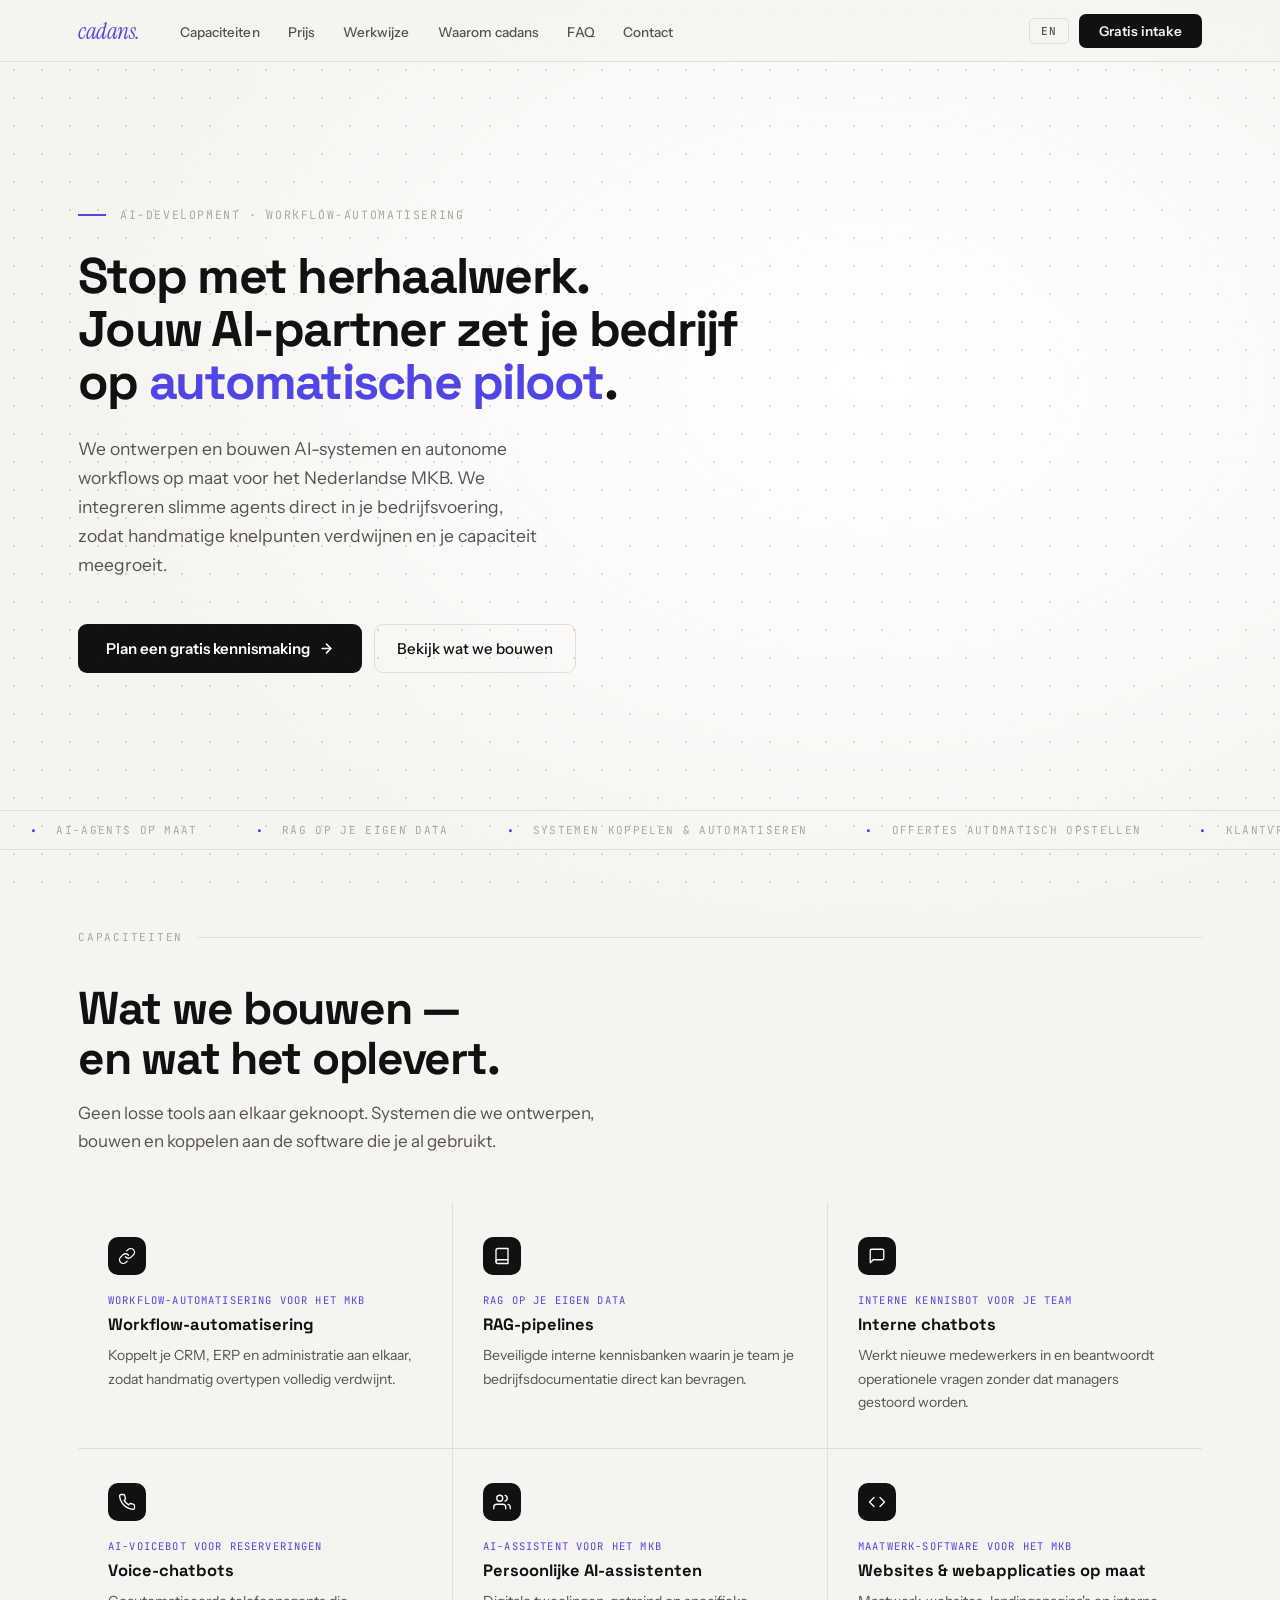
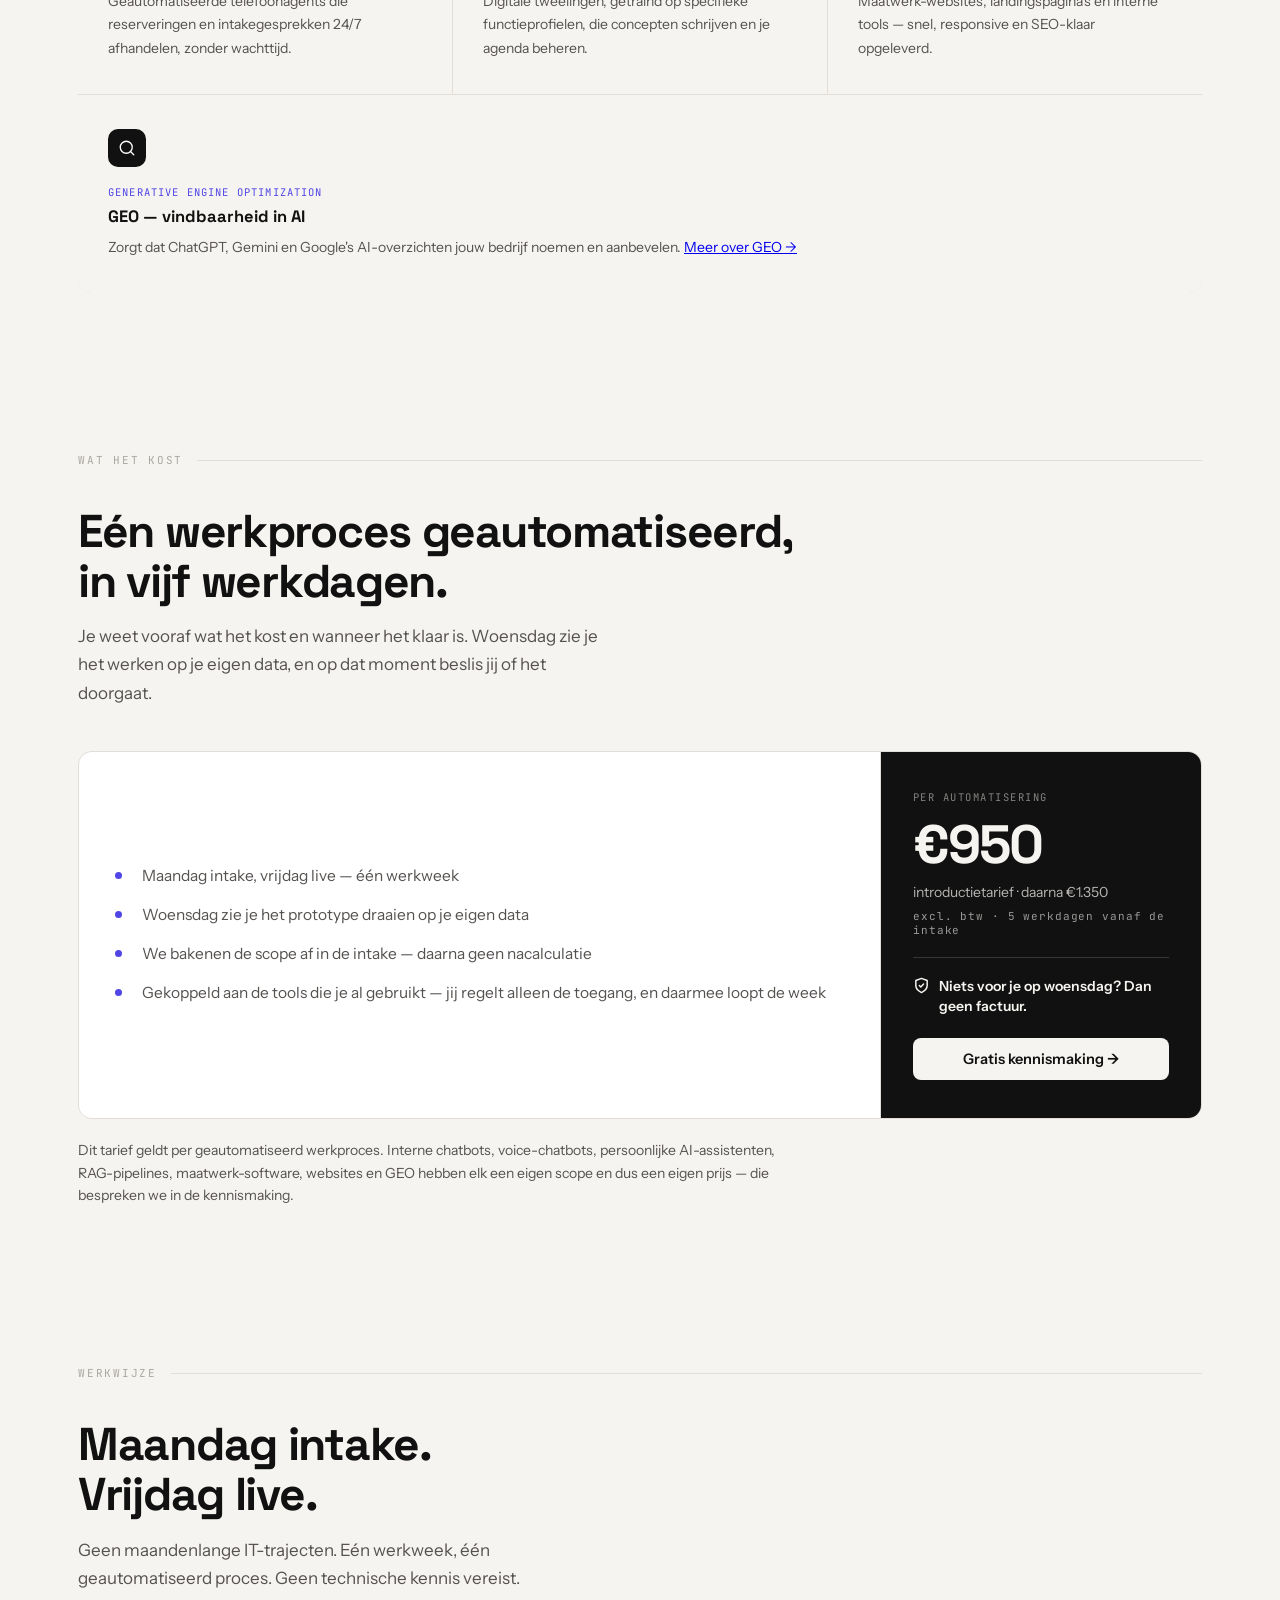
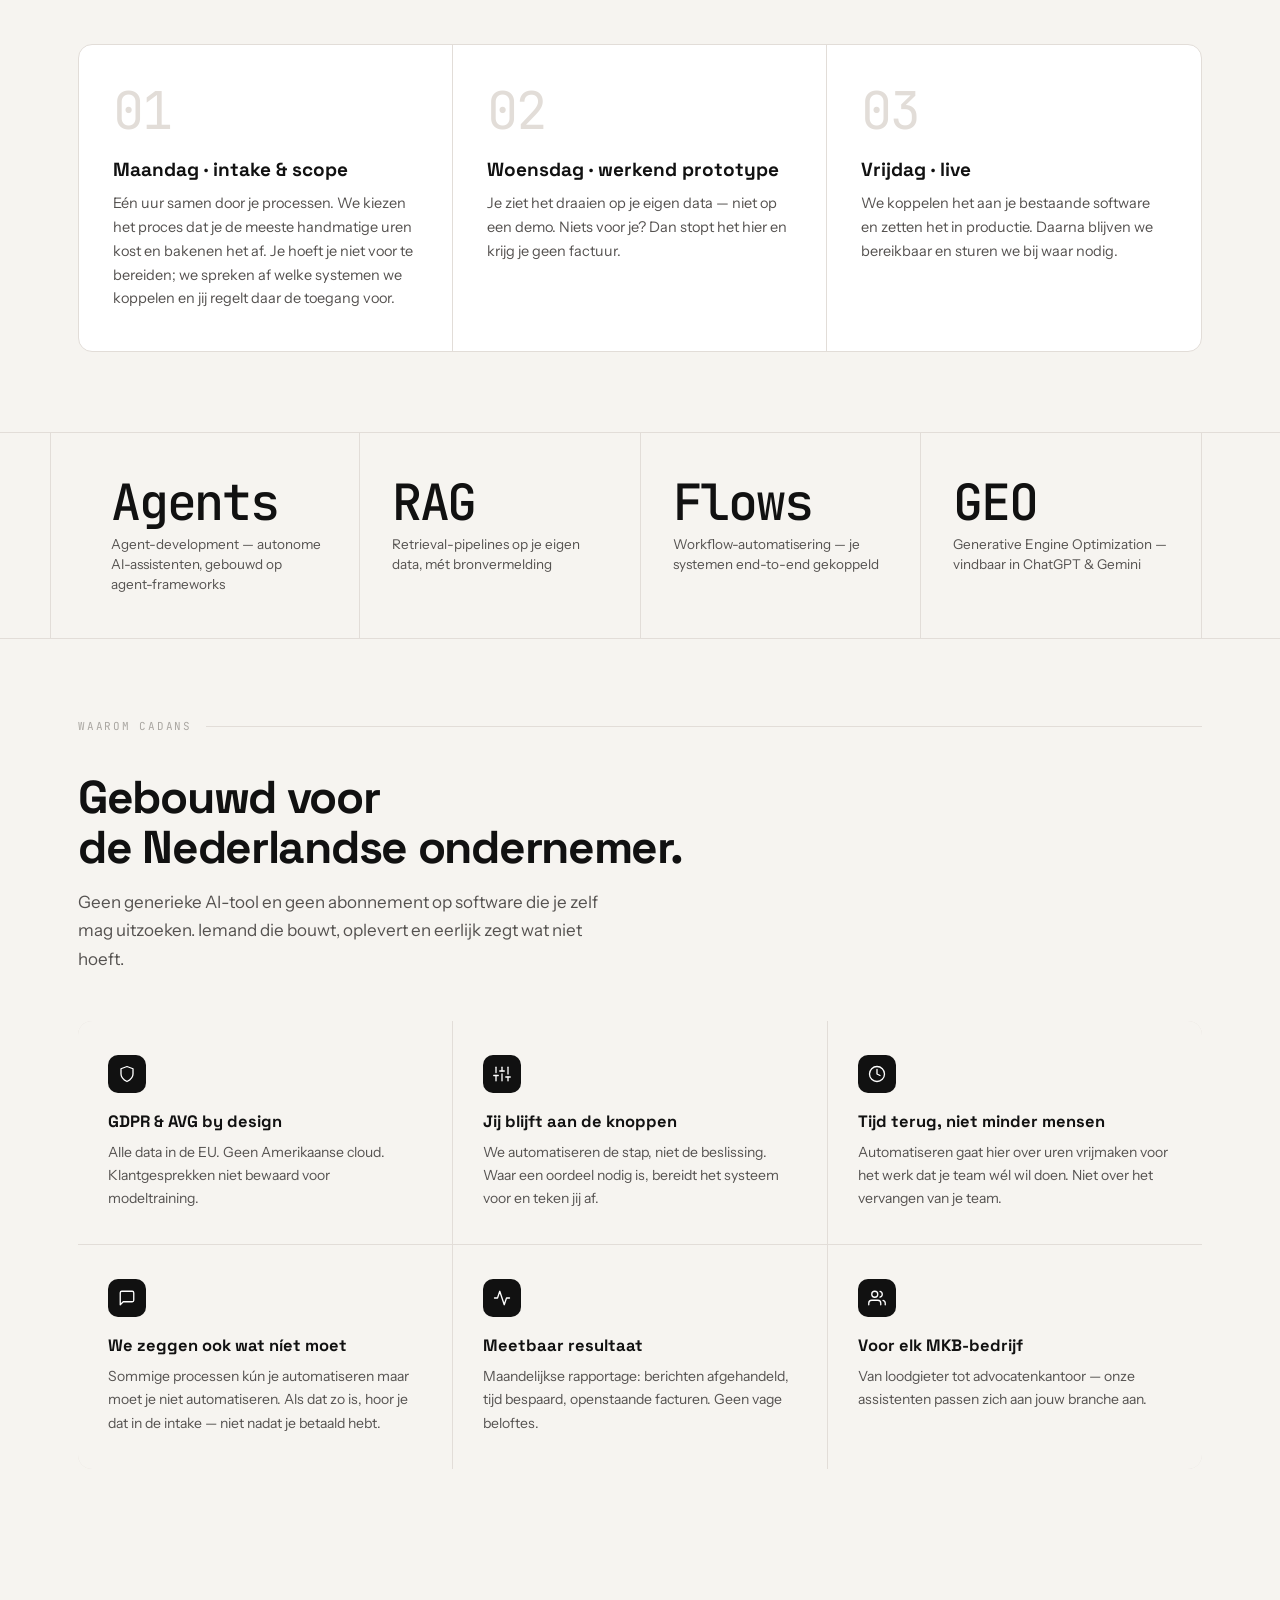
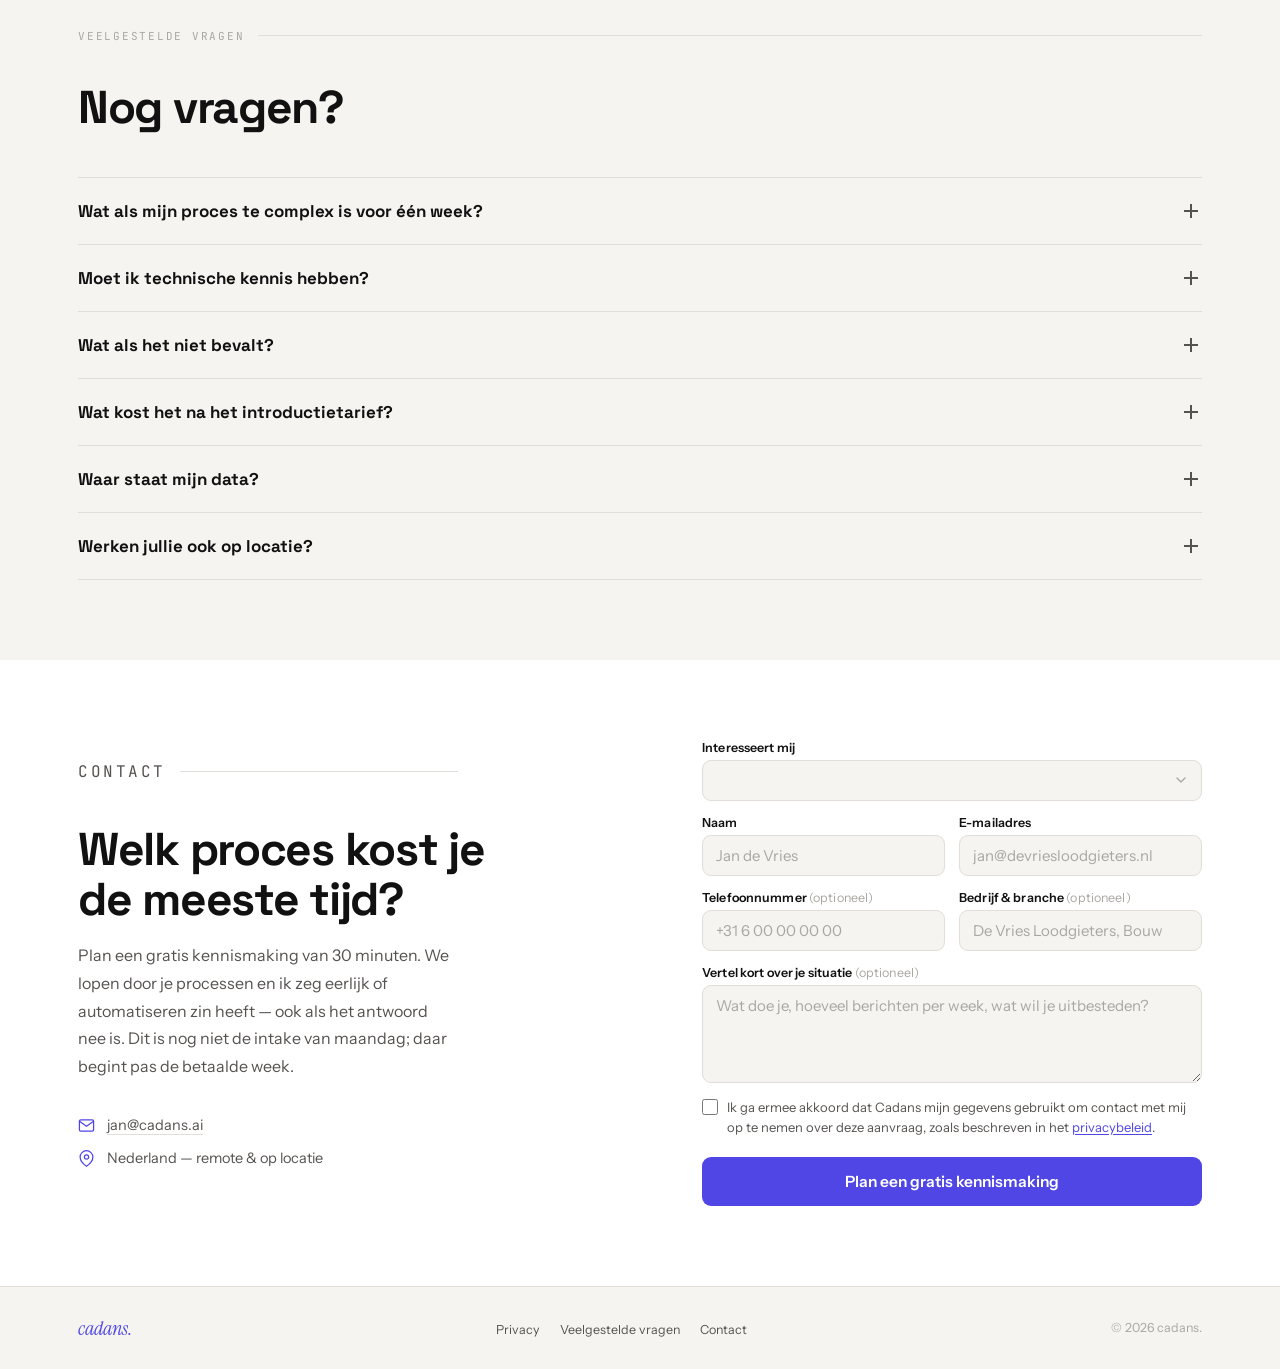
<file: landing/index.html>
<!DOCTYPE html>
<html lang="nl">
<head>
  <meta charset="UTF-8" />
  <meta name="viewport" content="width=device-width, initial-scale=1.0" />
  <title>Cadans — AI-partner voor het MKB | Workflow-automatisering, RAG &amp; AI-assistenten</title>
  <meta name="description" content="Stop met herhaalwerk. Cadans bouwt workflow-automatisering, RAG-pipelines, interne chatbots, voice-chatbots, AI-assistenten, maatwerk-software en GEO voor het Nederlandse MKB. EU-hosting, GDPR." />
  <link rel="canonical" href="https://cadans.ai/" />
  <meta property="og:type" content="website" />
  <meta property="og:site_name" content="Cadans" />
  <meta property="og:title" content="Cadans — Stop met herhaalwerk" />
  <meta property="og:description" content="Jouw AI-partner zet je bedrijf op automatische piloot: workflow-automatisering, RAG-pipelines, chatbots, AI-assistenten, maatwerk-software en GEO. Voor het Nederlandse MKB." />
  <meta property="og:url" content="https://cadans.ai/" />
  <meta name="twitter:card" content="summary_large_image" />
  <meta name="twitter:title" content="Cadans — Stop met herhaalwerk" />
  <meta name="twitter:description" content="Jouw AI-partner zet je bedrijf op automatische piloot: workflow-automatisering, RAG-pipelines, chatbots, AI-assistenten, maatwerk-software en GEO. Voor het Nederlandse MKB." />
  <script type="application/ld+json">
  {
    "@context": "https://schema.org",
    "@type": "ProfessionalService",
    "name": "Cadans",
    "description": "AI-partner voor het Nederlandse MKB. Cadans bouwt workflow-automatisering, RAG-pipelines, interne chatbots, voice-chatbots, persoonlijke AI-assistenten, maatwerk-software en vindbaarheid in AI (GEO).",
    "url": "https://cadans.ai/",
    "email": "jan@cadans.ai",
    "areaServed": { "@type": "Country", "name": "Netherlands" },
    "knowsLanguage": ["nl", "en"],
    "makesOffer": [
      {
        "@type": "Offer",
        "itemOffered": {
          "@type": "Service",
          "name": "AI-assistent voor het MKB",
          "description": "Persoonlijke AI-assistenten: digitale tweelingen, getraind op specifieke functieprofielen, die concepten schrijven en de agenda beheren."
        }
      },
      {
        "@type": "Offer",
        "description": "Introductietarief per geautomatiseerd werkproces, exclusief btw. Daarna €1.350.",
        "priceSpecification": {
          "@type": "UnitPriceSpecification",
          "price": "950",
          "priceCurrency": "EUR",
          "valueAddedTaxIncluded": false,
          "unitText": "per geautomatiseerd werkproces"
        },
        "itemOffered": {
          "@type": "Service",
          "name": "Workflow-automatisering",
          "description": "Automatisering van repetitieve bedrijfsprocessen: gegevens overtypen, rapportages en koppelingen tussen je tools."
        }
      },
      {
        "@type": "Offer",
        "itemOffered": {
          "@type": "Service",
          "name": "GEO — vindbaarheid in AI",
          "description": "Generative Engine Optimization: zichtbaar en aanbevolen worden in ChatGPT, Gemini en Google's AI-overzichten."
        }
      },
      {
        "@type": "Offer",
        "itemOffered": {
          "@type": "Service",
          "name": "Websites & webapplicaties op maat",
          "description": "Snelle, moderne websites en maatwerk-webapplicaties voor het MKB."
        }
      },
      {
        "@type": "Offer",
        "itemOffered": {
          "@type": "Service",
          "name": "AI-voicebot voor reserveringen",
          "description": "Een AI-voicebot die 24/7 de telefoon opneemt, reserveringen aanneemt en vragen beantwoordt."
        }
      },
      {
        "@type": "Offer",
        "itemOffered": {
          "@type": "Service",
          "name": "RAG-pipelines op je eigen data",
          "description": "Beveiligde interne kennisbanken waarin je team je bedrijfsdocumentatie direct kan bevragen, mét bronvermelding."
        }
      },
      {
        "@type": "Offer",
        "itemOffered": {
          "@type": "Service",
          "name": "Interne kennisbot voor je team",
          "description": "Een interne chatbot die nieuwe medewerkers inwerkt en operationele vragen beantwoordt zonder dat managers gestoord worden."
        }
      }
    ]
  }
  </script>
  <script type="application/ld+json">
  {
    "@context": "https://schema.org",
    "@type": "FAQPage",
    "inLanguage": "nl",
    "mainEntity": [
      {
        "@type": "Question",
        "name": "Wat als mijn proces te complex is voor één week?",
        "acceptedAnswer": {
          "@type": "Answer",
          "text": "Dan splitsen we het op. Complexe processen bestaan uit kleinere stappen — we automatiseren de stap met de meeste impact eerst. Werkt dat, dan pakken we de volgende in een volgende week. Blijkt in de intake dat het echt niet in één week past, dan zeggen we dat vóór we beginnen, niet halverwege."
        }
      },
      {
        "@type": "Question",
        "name": "Moet ik technische kennis hebben?",
        "acceptedAnswer": {
          "@type": "Answer",
          "text": "Nee. Je vertelt wat je doet en waar het knelt; wij bouwen het en koppelen het aan de software die je al gebruikt. Je hoeft niets te installeren — het enige wat we van je vragen is toegang tot de systemen die we koppelen."
        }
      },
      {
        "@type": "Question",
        "name": "Wat als het niet bevalt?",
        "acceptedAnswer": {
          "@type": "Answer",
          "text": "Op woensdag zie je het prototype draaien op je eigen data. Vind je het niets, dan stoppen we daar en krijg je geen factuur. Geen kleine lettertjes en geen uren die alsnog doorbelast worden."
        }
      },
      {
        "@type": "Question",
        "name": "Wat kost het na het introductietarief?",
        "acceptedAnswer": {
          "@type": "Answer",
          "text": "Dan is het €1.350 per geautomatiseerd werkproces, exclusief btw. De andere diensten — chatbots, voice, assistenten, RAG, maatwerk-software, websites en GEO — hebben een eigen scope en dus een eigen prijs; die krijg je in de kennismaking te horen."
        }
      },
      {
        "@type": "Question",
        "name": "Waar staat mijn data?",
        "acceptedAnswer": {
          "@type": "Answer",
          "text": "In de EU. Geen Amerikaanse cloud, en klantgesprekken worden niet bewaard voor modeltraining. Wat er precies verwerkt wordt en waarom, staat in het privacybeleid."
        }
      },
      {
        "@type": "Question",
        "name": "Werken jullie ook op locatie?",
        "acceptedAnswer": {
          "@type": "Answer",
          "text": "De intake doen we graag persoonlijk — dat scheelt een hoop heen en weer. Het bouwen gaat remote. Oplevering kan weer op locatie als je dat prettiger vindt."
        }
      }
    ]
  }
  </script>
  <link rel="preconnect" href="https://fonts.googleapis.com" />
  <link rel="preconnect" href="https://fonts.gstatic.com" crossorigin />
  <link href="https://fonts.googleapis.com/css2?family=Space+Grotesk:wght@400;500;600;700&family=Instrument+Sans:wght@400;500;600&family=JetBrains+Mono:wght@400;500&family=Instrument+Serif:ital@1&display=swap" rel="stylesheet" />
  <style>
    /* ── Design tokens ── */
    :root {
      --canvas:       #F6F4F0;
      --canvas-white: #FFFFFF;
      --ink:          #111111;
      --ink-mid:      #555250;
      --ink-faint:    #AAA7A2;
      --border:       #E2DDD8;
      --indigo:       #4F46E5;
      --indigo-dk:    #3730A3;
      --teal:         #0D9488;
      --amber:        #F59E0B;
      --ink-inv:      #F6F4F0;

      --f-disp: 'Space Grotesk', sans-serif;
      --f-body: 'Instrument Sans', sans-serif;
      --f-mono: 'JetBrains Mono', monospace;
      --f-serif: 'Instrument Serif', serif;

      --nav-h: 62px;
      --max-w: 1180px;
      --ease: cubic-bezier(0.16, 1, 0.3, 1);
    }

    *, *::before, *::after { box-sizing: border-box; margin: 0; padding: 0; }
    html { font-size: 16px; scroll-behavior: smooth; }

    /* Every in-page link has to clear the sticky nav, or the heading it jumps
       to lands behind the bar. --nav-h plus a little breathing room. */
    :target, [id] { scroll-margin-top: calc(var(--nav-h) + 18px); }
    body {
      font-family: var(--f-body);
      background: var(--canvas);
      color: var(--ink);
      -webkit-font-smoothing: antialiased;
      overflow-x: hidden;
    }

    /* Subtle dot-grid texture */
    body::after {
      content: '';
      position: fixed;
      inset: 0;
      background-image: radial-gradient(circle, rgba(80,76,72,0.18) 1px, transparent 1px);
      background-size: 28px 28px;
      pointer-events: none;
      z-index: 0;
    }

    /* ── Navigation ── */
    .nav {
      position: sticky; top: 0; z-index: 200;
      height: var(--nav-h);
      background: rgba(246,244,240,0.9);
      backdrop-filter: blur(14px);
      -webkit-backdrop-filter: blur(14px);
      border-bottom: 1px solid var(--border);
    }

    .nav-inner {
      max-width: var(--max-w);
      margin: 0 auto;
      padding: 0 28px;
      height: 100%;
      display: flex;
      align-items: center;
      gap: 0;
    }

    .nav-logo {
      font-family: var(--f-serif);
      font-style: italic;
      font-size: 23px;
      color: var(--indigo);
      text-decoration: none;
      letter-spacing: -0.02em;
      flex-shrink: 0;
      margin-right: 40px;
    }

    .nav-links {
      display: flex;
      align-items: center;
      gap: 28px;
      list-style: none;
      flex: 1;
    }

    .nav-links a {
      font-size: 13.5px;
      font-weight: 500;
      color: var(--ink-mid);
      text-decoration: none;
      letter-spacing: 0.005em;
      transition: color 140ms;
    }
    .nav-links a:hover { color: var(--ink); }

    .nav-actions {
      display: flex;
      align-items: center;
      gap: 10px;
      margin-left: auto;
    }

    .lang-btn {
      font-family: var(--f-mono);
      font-size: 11px;
      font-weight: 500;
      letter-spacing: 0.1em;
      background: none;
      border: 1px solid var(--border);
      color: var(--ink-mid);
      padding: 5px 11px;
      border-radius: 5px;
      cursor: pointer;
      transition: all 140ms;
    }
    .lang-btn:hover { border-color: var(--ink); color: var(--ink); }

    .nav-cta {
      font-size: 13.5px;
      font-weight: 600;
      background: var(--ink);
      color: var(--canvas);
      padding: 9px 20px;
      border-radius: 7px;
      text-decoration: none;
      transition: background 140ms;
      white-space: nowrap;
    }
    .nav-cta:hover { background: var(--indigo); }

    .nav-toggle {
      display: none;
      background: none;
      border: none;
      cursor: pointer;
      padding: 8px;
      color: var(--ink);
      margin-left: 4px;
    }

    .mobile-menu {
      display: none;
      flex-direction: column;
      background: var(--canvas);
      border-top: 1px solid var(--border);
      padding: 12px 28px 20px;
      position: relative;
      z-index: 200;
    }
    .mobile-menu.open { display: flex; }
    .mobile-menu a {
      font-size: 16px;
      font-weight: 500;
      color: var(--ink);
      text-decoration: none;
      padding: 13px 0;
      border-bottom: 1px solid var(--border);
    }
    .mobile-menu a:last-child { border-bottom: none; }

    /* ── Hero ── */
    .hero {
      position: relative;
      max-width: var(--max-w);
      margin: 0 auto;
      padding: 72px 28px 64px;
      display: grid;
      grid-template-columns: 1fr;
      gap: 60px;
      align-items: center;
      min-height: calc(90vh - var(--nav-h));
      isolation: isolate;
    }

    /* The glow lives on its own layer that bleeds past the hero on all four
       sides. Painted as the hero's own background it was clipped to the centred
       1180px box while still mid-gradient, and since its outer stop was darker
       than the page canvas that clip drew a visible rectangle down both sides.
       The negative insets matter as much as the width: clip the layer anywhere
       the gradient has not yet reached its transparent stop and the seam simply
       moves to that edge. Relies on body { overflow-x: hidden } to absorb the
       horizontal bleed, and on .hero being position: relative so the layer
       resolves against the hero rather than the viewport. */
    .hero::before {
      content: '';
      position: absolute;
      top: -140px;
      bottom: -200px;
      left: 50%;
      transform: translateX(-50%);
      width: 100vw;
      background: radial-gradient(1100px 780px at 68% 42%,
                  #ffffff 0%,
                  rgba(255, 255, 255, 0.55) 40%,
                  rgba(246, 244, 240, 0) 72%);
      pointer-events: none;
    }

    .hero > .hero-content { position: relative; z-index: 1; max-width: 760px; }

    .hero-eyebrow {
      font-family: var(--f-mono);
      font-size: 11.5px;
      letter-spacing: 0.14em;
      text-transform: uppercase;
      color: var(--ink-faint);
      margin-bottom: 28px;
      display: flex;
      align-items: center;
      gap: 14px;
    }
    .hero-eyebrow::before {
      content: '';
      display: block;
      width: 28px;
      height: 1.5px;
      background: var(--indigo);
      flex-shrink: 0;
    }

    .hero-headline {
      font-family: var(--f-disp);
      /* Sized for the three-line headline — the longest line must clear the
         hero-content width without wrapping mid-phrase. */
      font-size: clamp(32px, 4.6vw, 50px);
      font-weight: 800;
      line-height: 1.06;
      letter-spacing: -0.035em;
      color: var(--ink);
      margin-bottom: 26px;
    }
    .hero-headline em {
      font-style: normal;
      color: var(--indigo);
    }

    .hero-sub {
      font-size: 17.5px;
      font-weight: 400;
      line-height: 1.65;
      color: var(--ink-mid);
      max-width: 460px;
      margin-bottom: 44px;
    }

    .hero-btns {
      display: flex;
      gap: 12px;
      flex-wrap: wrap;
    }

    .btn-ink {
      display: inline-flex;
      align-items: center;
      gap: 9px;
      font-family: var(--f-body);
      font-size: 15px;
      font-weight: 600;
      background: var(--ink);
      color: white;
      padding: 14px 28px;
      border-radius: 9px;
      text-decoration: none;
      border: none;
      cursor: pointer;
      transition: background 140ms, transform 100ms;
    }
    .btn-ink:hover { background: var(--indigo); transform: translateY(-1px); }
    .btn-ink:active { transform: none; }

    .btn-outline {
      display: inline-flex;
      align-items: center;
      gap: 8px;
      font-family: var(--f-body);
      font-size: 15px;
      font-weight: 500;
      background: none;
      color: var(--ink);
      padding: 14px 22px;
      border-radius: 9px;
      text-decoration: none;
      border: 1.5px solid var(--border);
      cursor: pointer;
      transition: all 140ms;
    }
    .btn-outline:hover { border-color: var(--ink); }

    /* ── Ticker ── */
    .ticker {
      border-top: 1px solid var(--border);
      border-bottom: 1px solid var(--border);
      height: 40px;
      overflow: hidden;
      position: relative;
    }

    .ticker-track {
      display: flex;
      animation: ticker-anim 32s linear infinite;
      white-space: nowrap;
      height: 100%;
    }
    .ticker-track:hover { animation-play-state: paused; }

    .ticker-track-en {
      display: none;
    }
    html.lang-en .ticker-track-nl { display: none; }
    html.lang-en .ticker-track-en { display: flex; }

    .ticker-item {
      font-family: var(--f-mono);
      font-size: 11px;
      letter-spacing: 0.12em;
      text-transform: uppercase;
      color: var(--ink-faint);
      padding: 0 28px;
      display: flex;
      align-items: center;
      gap: 16px;
      flex-shrink: 0;
      height: 100%;
    }
    .ticker-item::before { content: '·'; color: var(--indigo); font-size: 18px; }

    @keyframes ticker-anim {
      0% { transform: translateX(0); }
      100% { transform: translateX(-50%); }
    }

    /* ── Section shell ── */
    .section {
      max-width: var(--max-w);
      margin: 0 auto;
      padding: 80px 28px;
    }

    .sec-label {
      font-family: var(--f-mono);
      font-size: 11px;
      letter-spacing: 0.16em;
      text-transform: uppercase;
      color: var(--ink-faint);
      display: flex;
      align-items: center;
      gap: 14px;
      margin-bottom: 40px;
    }
    .sec-label::after {
      content: '';
      flex: 1;
      height: 1px;
      background: var(--border);
    }

    .sec-title {
      font-family: var(--f-disp);
      font-size: clamp(28px, 3.6vw, 46px);
      font-weight: 800;
      line-height: 1.08;
      letter-spacing: -0.028em;
      color: var(--ink);
      margin-bottom: 16px;
    }

    .sec-sub {
      font-size: 17px;
      line-height: 1.65;
      color: var(--ink-mid);
      max-width: 540px;
    }

    /* ── Process ── */
    .process-grid {
      display: grid;
      grid-template-columns: repeat(3, 1fr);
      margin-top: 52px;
      border: 1px solid var(--border);
      border-radius: 14px;
      overflow: hidden;
      background: var(--canvas-white);
    }

    .process-step {
      padding: 40px 34px;
      border-right: 1px solid var(--border);
      transition: background 200ms;
    }
    .process-step:last-child { border-right: none; }
    .process-step:hover { background: var(--canvas); }

    .p-num {
      font-family: var(--f-mono);
      font-size: 52px;
      font-weight: 400;
      color: var(--border);
      line-height: 1;
      margin-bottom: 20px;
      letter-spacing: -0.04em;
      transition: color 200ms;
    }
    .process-step:hover .p-num { color: var(--indigo); }

    .p-title {
      font-family: var(--f-disp);
      font-size: 19px;
      font-weight: 700;
      color: var(--ink);
      margin-bottom: 10px;
    }

    .p-body {
      font-size: 14.5px;
      line-height: 1.65;
      color: var(--ink-mid);
    }



















    /* ── Stats grid ── */
    .stats-band {
      border-top: 1px solid var(--border);
      border-bottom: 1px solid var(--border);
    }

    .stats-grid {
      max-width: var(--max-w);
      margin: 0 auto;
      padding: 0 28px;
      display: grid;
      grid-template-columns: repeat(4, 1fr);
      border-left: 1px solid var(--border);
    }

    .stat-cell {
      padding: 44px 32px;
      border-right: 1px solid var(--border);
    }

    .stat-n {
      font-family: var(--f-mono);
      font-size: 50px;
      font-weight: 500;
      color: var(--ink);
      line-height: 1;
      letter-spacing: -0.045em;
      margin-bottom: 8px;
    }
    .stat-n sup { font-size: 22px; color: var(--indigo); vertical-align: super; }

    .stat-l {
      font-family: var(--f-body);
      font-size: 13.5px;
      line-height: 1.45;
      color: var(--ink-mid);
    }

    /* ── Why cadans ── */
    .why-grid {
      display: grid;
      grid-template-columns: repeat(3, 1fr);
      gap: 1px;
      background: var(--border);
      border-radius: 14px;
      overflow: hidden;
      margin-top: 48px;
    }

    /* The capabilities matrix has seven cells, so the last one stretches across
       whatever the final row leaves empty. Declared here, above the breakpoints,
       so the narrower spans in the media queries can still override it — media
       queries add no specificity, only source order decides. */
    #capaciteiten .why-item:last-child { grid-column: span 3; }

    .why-item.why-row {
      background: var(--canvas);
      padding: 34px 30px;
      transition: background 200ms;
    }
    .why-item.why-row:hover { background: var(--canvas-white); }

    .why-dot {
      width: 38px; height: 38px;
      border-radius: 10px;
      background: var(--ink);
      display: flex;
      align-items: center;
      justify-content: center;
      margin-bottom: 18px;
      transition: background 200ms;
    }
    .why-item.why-row:hover .why-dot { background: var(--indigo); }

    .why-dot svg {
      width: 18px; height: 18px;
      stroke: white;
      fill: none;
      stroke-width: 1.75;
      stroke-linecap: round;
      stroke-linejoin: round;
    }

    .why-title {
      font-family: var(--f-disp);
      font-size: 16.5px;
      font-weight: 700;
      color: var(--ink);
      margin-bottom: 9px;
    }

    .why-desc {
      font-size: 14px;
      line-height: 1.66;
      color: var(--ink-mid);
    }

    /* ── Contact ── */
    .contact-band { background: var(--canvas-white); }

    .contact-inner {
      max-width: var(--max-w);
      margin: 0 auto;
      padding: 80px 28px;
      display: grid;
      grid-template-columns: 1fr 500px;
      gap: 80px;
      align-items: start;
    }

    .contact-copy p {
      font-size: 16px;
      line-height: 1.72;
      color: var(--ink-mid);
      margin-top: 18px;
      max-width: 380px;
    }

    .contact-items {
      margin-top: 36px;
      display: flex;
      flex-direction: column;
      gap: 14px;
    }

    .contact-item {
      display: flex;
      align-items: center;
      gap: 12px;
      font-size: 14.5px;
      color: var(--ink-mid);
    }

    .contact-item a {
      color: inherit;
      text-decoration: none;
      border-bottom: 1px solid var(--border);
      transition: color 140ms, border-color 140ms;
    }
    .contact-item a:hover { color: var(--indigo); border-color: var(--indigo); }

    .contact-item svg {
      width: 17px; height: 17px;
      stroke: var(--indigo);
      fill: none;
      stroke-width: 1.75;
      stroke-linecap: round;
      stroke-linejoin: round;
      flex-shrink: 0;
    }

    /* Form */
    .contact-form {
      display: flex;
      flex-direction: column;
      gap: 14px;
    }

    .f-row { display: grid; grid-template-columns: 1fr 1fr; gap: 14px; }

    .f-group { display: flex; flex-direction: column; gap: 5px; }

    .f-group label {
      font-family: var(--f-body);
      font-size: 12.5px;
      font-weight: 600;
      color: var(--ink);
      letter-spacing: 0.01em;
    }

    .f-opt { font-weight: 400; color: var(--ink-faint); }

    .f-group input,
    .f-group select,
    .f-group textarea {
      font-family: var(--f-body);
      font-size: 15px;
      color: var(--ink);
      background: var(--canvas);
      border: 1.5px solid var(--border);
      border-radius: 9px;
      padding: 10px 13px;
      outline: none;
      transition: border-color 140ms, background 140ms;
      -webkit-appearance: none;
      appearance: none;
    }

    .f-group select {
      background-image: url("data:image/svg+xml,%3Csvg xmlns='http://www.w3.org/2000/svg' width='16' height='16' viewBox='0 0 24 24' fill='none' stroke='%23AAA7A2' stroke-width='2' stroke-linecap='round' stroke-linejoin='round'%3E%3Cpolyline points='6 9 12 15 18 9'%3E%3C/polyline%3E%3C/svg%3E");
      background-repeat: no-repeat;
      background-position: right 12px center;
      padding-right: 36px;
      cursor: pointer;
    }

    .f-group textarea { resize: vertical; min-height: 96px; }

    .f-group input:focus,
    .f-group select:focus,
    .f-group textarea:focus {
      border-color: var(--indigo);
      background: white;
    }

    .f-group input::placeholder,
    .f-group textarea::placeholder { color: var(--ink-faint); }

    .f-submit {
      font-family: var(--f-body);
      font-size: 15.5px;
      font-weight: 600;
      background: var(--indigo);
      color: white;
      border: none;
      padding: 15px;
      border-radius: 9px;
      cursor: pointer;
      transition: background 140ms, transform 100ms;
      width: 100%;
      margin-top: 6px;
    }
    .f-submit:hover { background: var(--indigo-dk); transform: translateY(-1px); }
    .f-submit:disabled { background: var(--teal); cursor: default; transform: none; }
    .f-submit.is-sending { background: var(--ink-faint); cursor: wait; transform: none; }

    /* Honeypot — off-screen for humans, still filled in by naive bots. */
    .f-hp {
      position: absolute;
      left: -9999px;
      width: 1px; height: 1px;
      overflow: hidden;
    }

    .f-consent {
      display: flex;
      align-items: flex-start;
      gap: 9px;
      font-size: 13px;
      line-height: 1.55;
      color: var(--ink-mid);
    }
    .f-consent input[type="checkbox"] {
      flex-shrink: 0;
      width: 16px; height: 16px;
      margin-top: 2px;
      accent-color: var(--indigo);
      cursor: pointer;
    }
    .f-consent label { cursor: pointer; }
    .f-consent a { color: var(--indigo); text-underline-offset: 2px; }

    .f-status {
      display: none;
      font-size: 13.5px;
      line-height: 1.5;
      padding: 10px 13px;
      border-radius: 9px;
    }
    .f-status.is-error {
      display: block;
      color: #9F1239;
      background: #FFF1F2;
      border: 1px solid #FECDD3;
    }
    .f-status.is-ok {
      display: block;
      color: #115E59;
      background: #F0FDFA;
      border: 1px solid #99F6E4;
    }

    /* ── Footer ── */
    .footer-strip {
      border-top: 1px solid var(--border);
    }
    .footer-inner {
      max-width: var(--max-w);
      margin: 0 auto;
      padding: 28px;
      display: flex;
      align-items: center;
      justify-content: space-between;
      flex-wrap: wrap;
      gap: 14px;
    }

    .footer-logo {
      font-family: var(--f-serif);
      font-style: italic;
      font-size: 20px;
      color: var(--indigo);
    }

    .footer-copy {
      font-size: 12.5px;
      color: var(--ink-faint);
    }

    .footer-links {
      flex-wrap: wrap;
      display: flex;
      gap: 20px;
      list-style: none;
    }

    .footer-links a {
      font-size: 12.5px;
      color: var(--ink-mid);
      text-decoration: none;
      transition: color 140ms;
    }
    .footer-links a:hover { color: var(--ink); }

    /* ── Lang toggle ── */
    .en-only { display: none; }
    html.lang-en .nl-only { display: none !important; }
    html.lang-en .en-only { display: revert; }
    html.lang-en span.en-only,
    html.lang-en a.en-only,
    html.lang-en button.en-only { display: inline; }
    html.lang-en li.en-only { display: list-item; }

    /* ── Reveal animation ── */
    .reveal {
      opacity: 0;
      transform: translateY(22px);
      transition: opacity 580ms var(--ease), transform 580ms var(--ease);
    }
    .reveal.visible { opacity: 1; transform: none; }

    /* Hero entrance */
    .hero-content > * {
      animation: hero-in 700ms var(--ease) both;
    }
    .hero-content .hero-eyebrow { animation-delay: 0ms; }
    .hero-content .hero-headline { animation-delay: 60ms; }
    .hero-content .hero-sub { animation-delay: 120ms; }
    .hero-content .hero-btns { animation-delay: 180ms; }

    @keyframes hero-in {
      from { opacity: 0; transform: translateY(18px); }
      to   { opacity: 1; transform: none; }
    }

    /* ── FAQ ── */
    .faq {
      border-top: 1px solid var(--border);
      margin-top: 44px;
    }

    .faq-item {
      border-bottom: 1px solid var(--border);
    }

    .faq-item summary {
      cursor: pointer;
      list-style: none;
      padding: 22px 44px 22px 0;
      position: relative;
      font-family: var(--f-disp);
      font-size: 17px;
      font-weight: 700;
      color: var(--ink);
    }
    .faq-item summary::-webkit-details-marker { display: none; }

    /* The question is a heading so screen-reader users can navigate the FAQ the
       same way they navigate every other section here. It inherits summary's
       type; these resets stop it adding a second box. */
    .faq-q {
      display: inline;
      font: inherit;
      color: inherit;
      margin: 0;
    }

    /* Plus sign that becomes a minus when open — drawn in CSS so there is no
       icon to keep in sync with the open state. */
    .faq-item summary::before,
    .faq-item summary::after {
      content: '';
      position: absolute;
      right: 4px;
      top: 50%;
      background: var(--ink-mid);
      transition: transform 200ms var(--ease), background 160ms;
    }
    .faq-item summary::before { width: 14px; height: 2px; margin-top: -1px; }
    .faq-item summary::after  { width: 2px; height: 14px; margin-top: -7px; right: 10px; }
    .faq-item[open] summary::after { transform: rotate(90deg); }
    .faq-item summary:hover::before,
    .faq-item summary:hover::after { background: var(--indigo); }

    .faq-item p {
      padding: 0 44px 24px 0;
      font-size: 15.5px;
      line-height: 1.68;
      color: var(--ink-mid);
      max-width: 76ch;
    }
    .faq-item p a { color: var(--indigo); }

    /* ── Offer / price ── */
    .offer {
      display: grid;
      grid-template-columns: 1fr 320px;
      gap: 1px;
      background: var(--border);
      border: 1px solid var(--border);
      border-radius: 14px;
      overflow: hidden;
      margin-top: 44px;
    }

    .offer-list {
      background: var(--canvas-white);
      list-style: none;
      padding: 38px 36px;
      display: flex;
      flex-direction: column;
      justify-content: center;
      gap: 15px;
    }

    .offer-list li {
      position: relative;
      padding-left: 27px;
      font-size: 15.5px;
      line-height: 1.55;
      color: var(--ink-mid);
    }
    .offer-list li::before {
      content: '';
      position: absolute;
      left: 0; top: 8px;
      width: 7px; height: 7px;
      border-radius: 50%;
      background: var(--indigo);
    }

    .offer-card {
      background: var(--ink);
      color: var(--canvas);
      padding: 38px 32px;
      display: flex;
      flex-direction: column;
      justify-content: center;
    }

    .offer-card-label {
      font-family: var(--f-mono);
      font-size: 10.5px;
      letter-spacing: 0.14em;
      text-transform: uppercase;
      color: rgba(246, 244, 240, 0.5);
      margin-bottom: 14px;
    }

    .offer-price {
      font-family: var(--f-disp);
      font-size: 54px;
      font-weight: 800;
      line-height: 1;
      letter-spacing: -0.04em;
      margin-bottom: 10px;
    }

    .offer-note {
      font-size: 14px;
      line-height: 1.5;
      color: rgba(246, 244, 240, 0.72);
    }

    .offer-fine {
      font-family: var(--f-mono);
      font-size: 11px;
      letter-spacing: 0.08em;
      color: rgba(246, 244, 240, 0.6);
      margin-top: 6px;
    }

    .offer-guarantee {
      display: flex;
      align-items: flex-start;
      gap: 9px;
      margin-top: 20px;
      padding-top: 18px;
      border-top: 1px solid rgba(246, 244, 240, 0.16);
      font-size: 14px;
      line-height: 1.45;
      font-weight: 600;
      color: var(--canvas);
    }
    .offer-guarantee svg { width: 17px; height: 17px; flex-shrink: 0; margin-top: 1px; }

    .offer-btn {
      display: inline-block;
      margin-top: 22px;
      background: var(--canvas);
      color: var(--ink);
      font-size: 14.5px;
      font-weight: 600;
      text-decoration: none;
      text-align: center;
      padding: 12px 18px;
      border-radius: 8px;
      transition: background 160ms;
    }
    .offer-btn:hover { background: #ffffff; }

    /* Body copy, not an eyebrow: --ink-faint measures 2.18:1 here, and this is
       the sentence that keeps the price from over-promising, so it gets the
       readable tone. */
    .offer-scope {
      font-size: 14px;
      line-height: 1.6;
      color: var(--ink-mid);
      max-width: 78ch;
      margin-top: 20px;
    }

    /* Keyword line above each capability title — carries the search terms the
       product tabs used to hold, now that the matrix has replaced them. */
    .cap-kw {
      font-family: var(--f-mono);
      font-size: 10.5px;
      letter-spacing: 0.11em;
      text-transform: uppercase;
      color: var(--indigo);
      margin-bottom: 7px;
    }

    /* Everything that moves on this page, off in one place. The reveal list
       grew by seven elements when the offer and FAQ joined it. */
    @media (prefers-reduced-motion: reduce) {
      html { scroll-behavior: auto; }
      .reveal { opacity: 1; transform: none; transition: none; }
      .hero-content > * { animation: none; }
      .ticker-track { animation: none; }
      .faq-item summary::before,
      .faq-item summary::after { transition: none; }
    }

    /* ── Responsive ── */
    @media (max-width: 920px) {
      .hero { grid-template-columns: 1fr; min-height: auto; padding: 48px 24px 40px; gap: 44px; }
      .process-grid { grid-template-columns: 1fr; border-radius: 10px; }
      .process-step { border-right: none; border-bottom: 1px solid var(--border); }
      .process-step:last-child { border-bottom: none; }
      .stats-grid { grid-template-columns: repeat(2, 1fr); }
      .why-grid { grid-template-columns: repeat(2, 1fr); }
      #capaciteiten .why-item:last-child { grid-column: span 2; }
      .offer { grid-template-columns: 1fr; }
      .contact-inner { grid-template-columns: 1fr; gap: 40px; }
    }

    /* Five nav links plus the CTA stop fitting well above the phone breakpoint.
       800px is set by the English labels, which run longer than the Dutch:
       below it "How it works" and "Why cadans" wrap and collide with the
       language toggle. Adding a nav item means re-measuring this number just
       above the breakpoint, in English. */
    @media (max-width: 800px) {
      .nav-links { display: none; }
      .nav-cta { display: none; }
      .nav-toggle { display: flex; }
    }

    @media (max-width: 620px) {
      /* Let the headline wrap naturally on phones — the forced three-line
         break needs more width than a phone has. */
      .hero-headline { font-size: 31px; }
      .hero-headline br { display: none; }
      .stats-grid { grid-template-columns: repeat(2, 1fr); }
      .stat-cell { padding: 30px 20px; }
      .stat-n { font-size: 38px; }
      .why-grid { grid-template-columns: 1fr; }
      #capaciteiten .why-item:last-child { grid-column: auto; }
      .f-row { grid-template-columns: 1fr; }
      .section { padding: 60px 20px; }
      .footer-inner { flex-direction: column; align-items: flex-start; }
    }
  </style>
</head>
<body>

  <!-- NAV -->
  <header>
    <div class="nav">
      <div class="nav-inner">
        <a href="/" class="nav-logo" aria-label="cadans. home">cadans.</a>
        <nav aria-label="Hoofdmenu">
          <ul class="nav-links">
            <li><a href="#capaciteiten"><span class="nl-only">Capaciteiten</span><span class="en-only">Capabilities</span></a></li>
            <li><a href="#prijs"><span class="nl-only">Prijs</span><span class="en-only">Pricing</span></a></li>
            <li><a href="#werkwijze"><span class="nl-only">Werkwijze</span><span class="en-only">How it works</span></a></li>
            <li><a href="#waarom"><span class="nl-only">Waarom cadans</span><span class="en-only">Why cadans</span></a></li>
            <li><a href="#faq">FAQ</a></li>
            <li><a href="#contact">Contact</a></li>
          </ul>
        </nav>
        <div class="nav-actions">
          <button class="lang-btn" id="lang-btn" aria-label="Switch to English">EN</button>
          <a href="#contact" class="nav-cta">
            <span class="nl-only">Gratis intake</span>
            <span class="en-only">Free consultation</span>
          </a>
          <button class="nav-toggle" aria-label="Menu openen" aria-expanded="false" aria-controls="mobile-menu">
            <svg width="20" height="20" viewBox="0 0 24 24" fill="none" stroke="currentColor" stroke-width="2.5" stroke-linecap="round" aria-hidden="true">
              <line x1="3" y1="6" x2="21" y2="6"/><line x1="3" y1="12" x2="21" y2="12"/><line x1="3" y1="18" x2="21" y2="18"/>
            </svg>
          </button>
        </div>
      </div>
    </div>
    <nav class="mobile-menu" id="mobile-menu" aria-label="Mobiel menu" aria-hidden="true">
      <a href="#capaciteiten"><span class="nl-only">Capaciteiten</span><span class="en-only">Capabilities</span></a>
      <a href="#prijs"><span class="nl-only">Prijs</span><span class="en-only">Pricing</span></a>
      <a href="#werkwijze"><span class="nl-only">Werkwijze</span><span class="en-only">How it works</span></a>
      <a href="#waarom"><span class="nl-only">Waarom cadans</span><span class="en-only">Why cadans</span></a>
      <a href="#faq">FAQ</a>
      <a href="#contact">Contact</a>
    </nav>
  </header>

  <main>

    <!-- ── HERO ── -->
    <section class="hero" aria-labelledby="h1">
      <div class="hero-content">
        <p class="hero-eyebrow">
          <span class="nl-only">AI-development · Workflow-automatisering</span>
          <span class="en-only">AI development · Workflow automation</span>
        </p>
        <h1 class="hero-headline" id="h1">
          <span class="nl-only">Stop met herhaalwerk. <br>Jouw AI-partner zet je bedrijf <br>op <em>automatische piloot</em>.</span>
          <span class="en-only">Stop repetitive work. <br>Your AI partner puts <br>your business on <em>autopilot</em>.</span>
        </h1>
        <p class="hero-sub">
          <span class="nl-only">We ontwerpen en bouwen AI-systemen en autonome workflows op maat voor het Nederlandse MKB. We integreren slimme agents direct in je bedrijfsvoering, zodat handmatige knelpunten verdwijnen en je capaciteit meegroeit.</span>
          <span class="en-only">We engineer custom AI systems and autonomous workflows for Dutch SMEs. We integrate smart agents directly into your business operations to eliminate manual bottlenecks and scale your capacity.</span>
        </p>
        <div class="hero-btns">
          <a href="#contact" class="btn-ink">
            <span class="nl-only">Plan een gratis kennismaking</span>
            <span class="en-only">Book a free intro call</span>
            <svg width="15" height="15" viewBox="0 0 24 24" fill="none" stroke="currentColor" stroke-width="2.5" stroke-linecap="round" stroke-linejoin="round" aria-hidden="true"><path d="M5 12h14"/><path d="m12 5 7 7-7 7"/></svg>
          </a>
          <a href="#capaciteiten" class="btn-outline">
            <span class="nl-only">Bekijk wat we bouwen</span>
            <span class="en-only">See what we build</span>
          </a>
        </div>
      </div>

    </section>

    <!-- ── TICKER ── -->
    <div class="ticker" aria-hidden="true">
      <div class="ticker-track ticker-track-nl">
        <span class="ticker-item">AI-agents op maat</span>
        <span class="ticker-item">RAG op je eigen data</span>
        <span class="ticker-item">Systemen koppelen &amp; automatiseren</span>
        <span class="ticker-item">Offertes automatisch opstellen</span>
        <span class="ticker-item">Klantvragen 24/7 afhandelen</span>
        <span class="ticker-item">Vindbaar in ChatGPT (GEO)</span>
        <span class="ticker-item">Maatwerk-software &amp; dashboards</span>
        <span class="ticker-item">AI-agents op maat</span>
        <span class="ticker-item">RAG op je eigen data</span>
        <span class="ticker-item">Systemen koppelen &amp; automatiseren</span>
        <span class="ticker-item">Offertes automatisch opstellen</span>
        <span class="ticker-item">Klantvragen 24/7 afhandelen</span>
        <span class="ticker-item">Vindbaar in ChatGPT (GEO)</span>
        <span class="ticker-item">Maatwerk-software &amp; dashboards</span>
      </div>
      <div class="ticker-track ticker-track-en">
        <span class="ticker-item">Custom AI agents</span>
        <span class="ticker-item">RAG on your own data</span>
        <span class="ticker-item">System integrations &amp; automation</span>
        <span class="ticker-item">Quotes drafted automatically</span>
        <span class="ticker-item">24/7 customer questions</span>
        <span class="ticker-item">Findable in ChatGPT (GEO)</span>
        <span class="ticker-item">Custom software &amp; dashboards</span>
        <span class="ticker-item">Custom AI agents</span>
        <span class="ticker-item">RAG on your own data</span>
        <span class="ticker-item">System integrations &amp; automation</span>
        <span class="ticker-item">Quotes drafted automatically</span>
        <span class="ticker-item">24/7 customer questions</span>
        <span class="ticker-item">Findable in ChatGPT (GEO)</span>
        <span class="ticker-item">Custom software &amp; dashboards</span>
      </div>
    </div>

    <!-- ── CAPABILITIES MATRIX ── -->
    <section class="section" id="capaciteiten" aria-labelledby="h-cap">
      <p class="sec-label"><span class="nl-only">Capaciteiten</span><span class="en-only">Capabilities</span></p>
      <h2 class="sec-title" id="h-cap">
        <span class="nl-only">Wat we bouwen —<br>en wat het oplevert.</span>
        <span class="en-only">What we build —<br>and what it delivers.</span>
      </h2>
      <p class="sec-sub">
        <span class="nl-only">Geen losse tools aan elkaar geknoopt. Systemen die we ontwerpen, bouwen en koppelen aan de software die je al gebruikt.</span>
        <span class="en-only">Not a set of tools tied together. Systems we design, build and connect to the software you already run.</span>
      </p>
      <div class="why-grid">
        <div class="why-item why-row">
          <div class="why-dot"><svg viewBox="0 0 24 24"><path d="M10 13a5 5 0 0 0 7.54.54l3-3a5 5 0 0 0-7.07-7.07l-1.72 1.71"/><path d="M14 11a5 5 0 0 0-7.54-.54l-3 3a5 5 0 0 0 7.07 7.07l1.71-1.71"/></svg></div>
          <p class="cap-kw" aria-hidden="true"><span class="nl-only">Workflow-automatisering voor het MKB</span><span class="en-only">Workflow automation for SMEs</span></p>
          <h3 class="why-title"><span class="nl-only">Workflow-automatisering</span><span class="en-only">Workflow Automations</span></h3>
          <p class="why-desc"><span class="nl-only">Koppelt je CRM, ERP en administratie aan elkaar, zodat handmatig overtypen volledig verdwijnt.</span><span class="en-only">Connects your CRM, ERP and administration tools to eliminate manual data entry entirely.</span></p>
        </div>
        <div class="why-item why-row">
          <div class="why-dot"><svg viewBox="0 0 24 24"><path d="M4 19.5A2.5 2.5 0 0 1 6.5 17H20"/><path d="M6.5 2H20v20H6.5A2.5 2.5 0 0 1 4 19.5v-15A2.5 2.5 0 0 1 6.5 2z"/></svg></div>
          <p class="cap-kw" aria-hidden="true"><span class="nl-only">RAG op je eigen data</span><span class="en-only">RAG on your own data</span></p>
          <h3 class="why-title"><span class="nl-only">RAG-pipelines</span><span class="en-only">RAG Pipelines</span></h3>
          <p class="why-desc"><span class="nl-only">Beveiligde interne kennisbanken waarin je team je bedrijfsdocumentatie direct kan bevragen.</span><span class="en-only">Secure, internal knowledge bases that let your team query company documentation instantly.</span></p>
        </div>
        <div class="why-item why-row">
          <div class="why-dot"><svg viewBox="0 0 24 24"><path d="M21 15a2 2 0 0 1-2 2H7l-4 4V5a2 2 0 0 1 2-2h14a2 2 0 0 1 2 2z"/></svg></div>
          <p class="cap-kw" aria-hidden="true"><span class="nl-only">Interne kennisbot voor je team</span><span class="en-only">Internal knowledge bot for your team</span></p>
          <h3 class="why-title"><span class="nl-only">Interne chatbots</span><span class="en-only">Internal Chatbots</span></h3>
          <p class="why-desc"><span class="nl-only">Werkt nieuwe medewerkers in en beantwoordt operationele vragen zonder dat managers gestoord worden.</span><span class="en-only">Onboards new employees and answers operational questions without interrupting managers.</span></p>
        </div>
        <div class="why-item why-row">
          <div class="why-dot"><svg viewBox="0 0 24 24"><path d="M22 16.92v3a2 2 0 0 1-2.18 2 19.79 19.79 0 0 1-8.63-3.07 19.5 19.5 0 0 1-6-6 19.79 19.79 0 0 1-3.07-8.67A2 2 0 0 1 4.11 2h3a2 2 0 0 1 2 1.72c.13.96.36 1.9.7 2.81a2 2 0 0 1-.45 2.11L8.09 9.91a16 16 0 0 0 6 6l1.27-1.27a2 2 0 0 1 2.11-.45c.9.34 1.85.57 2.81.7A2 2 0 0 1 22 16.92z"/></svg></div>
          <p class="cap-kw" aria-hidden="true"><span class="nl-only">AI-voicebot voor reserveringen</span><span class="en-only">AI voice bot for bookings</span></p>
          <h3 class="why-title"><span class="nl-only">Voice-chatbots</span><span class="en-only">Voice Chatbots</span></h3>
          <p class="why-desc"><span class="nl-only">Geautomatiseerde telefoonagents die reserveringen en intakegesprekken 24/7 afhandelen, zonder wachttijd.</span><span class="en-only">Automated phone agents that handle customer booking and intake calls 24/7 without delays.</span></p>
        </div>
        <div class="why-item why-row">
          <div class="why-dot"><svg viewBox="0 0 24 24"><path d="M17 21v-2a4 4 0 0 0-4-4H5a4 4 0 0 0-4 4v2"/><circle cx="9" cy="7" r="4"/><path d="M23 21v-2a4 4 0 0 0-3-3.87"/><path d="M16 3.13a4 4 0 0 1 0 7.75"/></svg></div>
          <p class="cap-kw" aria-hidden="true"><span class="nl-only">AI-assistent voor het MKB</span><span class="en-only">AI assistant for SMEs</span></p>
          <h3 class="why-title"><span class="nl-only">Persoonlijke AI-assistenten</span><span class="en-only">Personal AI Assistants</span></h3>
          <p class="why-desc"><span class="nl-only">Digitale tweelingen, getraind op specifieke functieprofielen, die concepten schrijven en je agenda beheren.</span><span class="en-only">Tailored digital twins trained on specific employee roles to handle text drafts and scheduling.</span></p>
        </div>
        <div class="why-item why-row">
          <div class="why-dot"><svg viewBox="0 0 24 24"><polyline points="16 18 22 12 16 6"/><polyline points="8 6 2 12 8 18"/></svg></div>
          <p class="cap-kw" aria-hidden="true"><span class="nl-only">Maatwerk-software voor het MKB</span><span class="en-only">Custom software for SMEs</span></p>
          <h3 class="why-title"><span class="nl-only">Websites &amp; webapplicaties op maat</span><span class="en-only">Custom websites &amp; web apps</span></h3>
          <p class="why-desc"><span class="nl-only">Maatwerk-websites, landingspagina's en interne tools — snel, responsive en SEO-klaar opgeleverd.</span><span class="en-only">Custom websites, landing pages and internal tools — delivered fast, responsive and SEO-ready.</span></p>
        </div>
        <div class="why-item why-row">
          <div class="why-dot"><svg viewBox="0 0 24 24"><circle cx="11" cy="11" r="8"/><line x1="21" y1="21" x2="16.65" y2="16.65"/></svg></div>
          <p class="cap-kw" aria-hidden="true"><span class="nl-only">Generative Engine Optimization</span><span class="en-only">Generative Engine Optimization</span></p>
          <h3 class="why-title"><span class="nl-only">GEO — vindbaarheid in AI</span><span class="en-only">GEO — visibility in AI</span></h3>
          <p class="why-desc"><span class="nl-only">Zorgt dat ChatGPT, Gemini en Google's AI-overzichten jouw bedrijf noemen en aanbevelen. <a href="/geo">Meer over GEO &rarr;</a></span><span class="en-only">Makes ChatGPT, Gemini and Google's AI overviews name and recommend your business. <a href="/geo">More on GEO &rarr;</a></span></p>
        </div>
      </div>
    </section>

    <!-- ── OFFER / PRICE ── -->
    <section class="section" id="prijs" aria-labelledby="h-offer">
      <p class="sec-label"><span class="nl-only">Wat het kost</span><span class="en-only">What it costs</span></p>
      <h2 class="sec-title" id="h-offer">
        <span class="nl-only">Eén werkproces geautomatiseerd,<br>in vijf werkdagen.</span>
        <span class="en-only">One work process automated,<br>in five working days.</span>
      </h2>
      <p class="sec-sub">
        <span class="nl-only">Je weet vooraf wat het kost en wanneer het klaar is. Woensdag zie je het werken op je eigen data, en op dat moment beslis jij of het doorgaat.</span>
        <span class="en-only">You know what it costs and when it's done, up front. Wednesday you see it working on your own data, and that is the moment you decide whether it goes ahead.</span>
      </p>
      <div class="offer">
        <ul class="offer-list">
          <li><span class="nl-only">Maandag intake, vrijdag live — één werkweek</span><span class="en-only">Intake Monday, live Friday — one working week</span></li>
          <li><span class="nl-only">Woensdag zie je het prototype draaien op je eigen data</span><span class="en-only">Wednesday you see the prototype running on your own data</span></li>
          <li><span class="nl-only">We bakenen de scope af in de intake — daarna geen nacalculatie</span><span class="en-only">We scope it in the intake — no overruns billed after that</span></li>
          <li><span class="nl-only">Gekoppeld aan de tools die je al gebruikt — jij regelt alleen de toegang, en daarmee loopt de week</span><span class="en-only">Connected to the tools you already use — you only arrange access, and that starts the week</span></li>
        </ul>
        <div class="offer-card">
          <p class="offer-card-label"><span class="nl-only">Per automatisering</span><span class="en-only">Per automation</span></p>
          <p class="offer-price">&euro;950</p>
          <p class="offer-note">
            <span class="nl-only">introductietarief &middot; daarna &euro;1.350</span>
            <span class="en-only">introductory rate &middot; &euro;1,350 thereafter</span>
          </p>
          <p class="offer-fine"><span class="nl-only">excl. btw &middot; 5 werkdagen vanaf de intake</span><span class="en-only">excl. VAT &middot; 5 working days from intake</span></p>
          <p class="offer-guarantee">
            <svg viewBox="0 0 24 24" fill="none" stroke="currentColor" stroke-width="2.1" stroke-linecap="round" stroke-linejoin="round" aria-hidden="true"><path d="M12 22s8-4 8-10V5l-8-3-8 3v7c0 6 8 10 8 10z"/><path d="m9 12 2 2 4-4"/></svg>
            <span><span class="nl-only">Niets voor je op woensdag? Dan geen factuur.</span><span class="en-only">Not for you on Wednesday? Then no invoice.</span></span>
          </p>
          <a href="#contact" class="offer-btn">
            <span class="nl-only">Gratis kennismaking &rarr;</span>
            <span class="en-only">Free intro call &rarr;</span>
          </a>
        </div>
      </div>
      <p class="offer-scope">
        <span class="nl-only">Dit tarief geldt per geautomatiseerd werkproces. Interne chatbots, voice-chatbots, persoonlijke AI-assistenten, RAG-pipelines, maatwerk-software, websites en GEO hebben elk een eigen scope en dus een eigen prijs — die bespreken we in de kennismaking.</span>
        <span class="en-only">This rate is per automated work process. Internal chatbots, voice chatbots, personal AI assistants, RAG pipelines, custom software, websites and GEO each have their own scope and their own price — we cover those in the intro call.</span>
      </p>
    </section>

    <!-- ── PROCESS ── -->
    <section class="section" id="werkwijze" aria-labelledby="h-process">
      <p class="sec-label"><span class="nl-only">Werkwijze</span><span class="en-only">How it works</span></p>
      <h2 class="sec-title" id="h-process">
        <span class="nl-only">Maandag intake.<br>Vrijdag live.</span>
        <span class="en-only">Intake Monday.<br>Live Friday.</span>
      </h2>
      <p class="sec-sub">
        <span class="nl-only">Geen maandenlange IT-trajecten. Eén werkweek, één geautomatiseerd proces. Geen technische kennis vereist.</span>
        <span class="en-only">No months-long IT projects. One working week, one automated process. No technical knowledge required.</span>
      </p>
      <div class="process-grid">
        <div class="process-step">
          <div class="p-num">01</div>
          <h3 class="p-title"><span class="nl-only">Maandag &middot; intake &amp; scope</span><span class="en-only">Monday &middot; intake &amp; scope</span></h3>
          <p class="p-body">
            <span class="nl-only">Eén uur samen door je processen. We kiezen het proces dat je de meeste handmatige uren kost en bakenen het af. Je hoeft je niet voor te bereiden; we spreken af welke systemen we koppelen en jij regelt daar de toegang voor.</span>
            <span class="en-only">One hour through your processes together. We pick the one costing you the most manual hours and scope it. No prep needed for the call; we agree which systems we connect and you arrange access to them.</span>
          </p>
        </div>
        <div class="process-step">
          <div class="p-num">02</div>
          <h3 class="p-title"><span class="nl-only">Woensdag &middot; werkend prototype</span><span class="en-only">Wednesday &middot; working prototype</span></h3>
          <p class="p-body">
            <span class="nl-only">Je ziet het draaien op je eigen data — niet op een demo. Niets voor je? Dan stopt het hier en krijg je geen factuur.</span>
            <span class="en-only">You see it running on your own data — not on a demo. Not for you? It stops here and you get no invoice.</span>
          </p>
        </div>
        <div class="process-step">
          <div class="p-num">03</div>
          <h3 class="p-title"><span class="nl-only">Vrijdag &middot; live</span><span class="en-only">Friday &middot; live</span></h3>
          <p class="p-body">
            <span class="nl-only">We koppelen het aan je bestaande software en zetten het in productie. Daarna blijven we bereikbaar en sturen we bij waar nodig.</span>
            <span class="en-only">We connect it to your existing software and put it into production. After that we stay reachable and tune where needed.</span>
          </p>
        </div>
      </div>
    </section>


    <!-- ── STATS ── -->
    <div class="stats-band">
      <div class="stats-grid">
        <div class="stat-cell">
          <div class="stat-n">Agents</div>
          <div class="stat-l"><span class="nl-only">Agent-development — autonome AI-assistenten, gebouwd op agent-frameworks</span><span class="en-only">Agent development — autonomous AI assistants, built on agent frameworks</span></div>
        </div>
        <div class="stat-cell">
          <div class="stat-n">RAG</div>
          <div class="stat-l"><span class="nl-only">Retrieval-pipelines op je eigen data, mét bronvermelding</span><span class="en-only">Retrieval pipelines over your own data, with source citations</span></div>
        </div>
        <div class="stat-cell">
          <div class="stat-n">Flows</div>
          <div class="stat-l"><span class="nl-only">Workflow-automatisering — je systemen end-to-end gekoppeld</span><span class="en-only">Workflow automation — your systems connected end-to-end</span></div>
        </div>
        <div class="stat-cell">
          <div class="stat-n">GEO</div>
          <div class="stat-l"><span class="nl-only">Generative Engine Optimization — vindbaar in ChatGPT &amp; Gemini</span><span class="en-only">Generative Engine Optimization — findable in ChatGPT &amp; Gemini</span></div>
        </div>
      </div>
    </div>

    <!-- ── WHY CADANS ── -->
    <section class="section" id="waarom" aria-labelledby="h-why">
      <p class="sec-label"><span class="nl-only">Waarom cadans</span><span class="en-only">Why cadans</span></p>
      <h2 class="sec-title" id="h-why">
        <span class="nl-only">Gebouwd voor<br>de Nederlandse ondernemer.</span>
        <span class="en-only">Built for<br>the Dutch entrepreneur.</span>
      </h2>
      <p class="sec-sub">
        <span class="nl-only">Geen generieke AI-tool en geen abonnement op software die je zelf mag uitzoeken. Iemand die bouwt, oplevert en eerlijk zegt wat niet hoeft.</span>
        <span class="en-only">Not a generic AI tool, and not a subscription to software you have to figure out yourself. Someone who builds it, ships it, and says honestly what you don't need.</span>
      </p>
      <div class="why-grid">
        <div class="why-item why-row">
          <div class="why-dot"><svg viewBox="0 0 24 24"><path d="M12 22s8-4 8-10V5l-8-3-8 3v7c0 6 8 10 8 10z"/></svg></div>
          <h3 class="why-title"><span class="nl-only">GDPR & AVG by design</span><span class="en-only">GDPR & privacy by design</span></h3>
          <p class="why-desc"><span class="nl-only">Alle data in de EU. Geen Amerikaanse cloud. Klantgesprekken niet bewaard voor modeltraining.</span><span class="en-only">All data in the EU. No American cloud. Customer conversations not retained for model training.</span></p>
        </div>
        <div class="why-item why-row">
          <div class="why-dot"><svg viewBox="0 0 24 24"><line x1="4" y1="21" x2="4" y2="14"/><line x1="4" y1="10" x2="4" y2="3"/><line x1="12" y1="21" x2="12" y2="12"/><line x1="12" y1="8" x2="12" y2="3"/><line x1="20" y1="21" x2="20" y2="16"/><line x1="20" y1="12" x2="20" y2="3"/><line x1="1" y1="14" x2="7" y2="14"/><line x1="9" y1="8" x2="15" y2="8"/><line x1="17" y1="16" x2="23" y2="16"/></svg></div>
          <h3 class="why-title"><span class="nl-only">Jij blijft aan de knoppen</span><span class="en-only">You keep the controls</span></h3>
          <p class="why-desc"><span class="nl-only">We automatiseren de stap, niet de beslissing. Waar een oordeel nodig is, bereidt het systeem voor en teken jij af.</span><span class="en-only">We automate the step, not the decision. Where judgement is needed, the system prepares and you sign off.</span></p>
        </div>
        <div class="why-item why-row">
          <div class="why-dot"><svg viewBox="0 0 24 24"><circle cx="12" cy="12" r="10"/><polyline points="12 6 12 12 16 14"/></svg></div>
          <h3 class="why-title"><span class="nl-only">Tijd terug, niet minder mensen</span><span class="en-only">Time back, not fewer people</span></h3>
          <p class="why-desc"><span class="nl-only">Automatiseren gaat hier over uren vrijmaken voor het werk dat je team wél wil doen. Niet over het vervangen van je team.</span><span class="en-only">Automating here is about freeing hours for the work your team actually wants to do. Not about replacing your team.</span></p>
        </div>
        <div class="why-item why-row">
          <div class="why-dot"><svg viewBox="0 0 24 24"><path d="M21 15a2 2 0 0 1-2 2H7l-4 4V5a2 2 0 0 1 2-2h14a2 2 0 0 1 2 2z"/></svg></div>
          <h3 class="why-title"><span class="nl-only">We zeggen ook wat níet moet</span><span class="en-only">We'll also say what shouldn't be</span></h3>
          <p class="why-desc"><span class="nl-only">Sommige processen kún je automatiseren maar moet je niet automatiseren. Als dat zo is, hoor je dat in de intake — niet nadat je betaald hebt.</span><span class="en-only">Some processes can be automated but shouldn't be. When that's the case, you hear it in the intake — not after you've paid.</span></p>
        </div>
        <div class="why-item why-row">
          <div class="why-dot"><svg viewBox="0 0 24 24"><polyline points="22 12 18 12 15 21 9 3 6 12 2 12"/></svg></div>
          <h3 class="why-title"><span class="nl-only">Meetbaar resultaat</span><span class="en-only">Measurable results</span></h3>
          <p class="why-desc"><span class="nl-only">Maandelijkse rapportage: berichten afgehandeld, tijd bespaard, openstaande facturen. Geen vage beloftes.</span><span class="en-only">Monthly reporting: messages handled, time saved, outstanding invoices. No vague promises.</span></p>
        </div>
        <div class="why-item why-row">
          <div class="why-dot"><svg viewBox="0 0 24 24"><path d="M17 21v-2a4 4 0 0 0-4-4H5a4 4 0 0 0-4 4v2"/><circle cx="9" cy="7" r="4"/><path d="M23 21v-2a4 4 0 0 0-3-3.87"/><path d="M16 3.13a4 4 0 0 1 0 7.75"/></svg></div>
          <h3 class="why-title"><span class="nl-only">Voor elk MKB-bedrijf</span><span class="en-only">For every SME</span></h3>
          <p class="why-desc"><span class="nl-only">Van loodgieter tot advocatenkantoor — onze assistenten passen zich aan jouw branche aan.</span><span class="en-only">From plumber to law firm — our assistants adapt to your industry and workflow.</span></p>
        </div>
      </div>
    </section>

    <!-- ── FAQ ── -->
    <section class="section" id="faq" aria-labelledby="h-faq">
      <p class="sec-label"><span class="nl-only">Veelgestelde vragen</span><span class="en-only">Frequently asked</span></p>
      <h2 class="sec-title" id="h-faq">
        <span class="nl-only">Nog vragen?</span>
        <span class="en-only">Still wondering?</span>
      </h2>
      <div class="faq">
        <details class="faq-item">
          <summary><h3 class="faq-q"><span class="nl-only">Wat als mijn proces te complex is voor één week?</span><span class="en-only">What if my process is too complex for one week?</span></h3></summary>
          <p><span class="nl-only">Dan splitsen we het op. Complexe processen bestaan uit kleinere stappen — we automatiseren de stap met de meeste impact eerst. Werkt dat, dan pakken we de volgende in een volgende week. Blijkt in de intake dat het echt niet in één week past, dan zeggen we dat vóór we beginnen, niet halverwege.</span><span class="en-only">Then we split it. Complex processes are made of smaller steps — we automate the highest-impact step first. If that works, we take the next one the following week. If the intake shows it genuinely doesn't fit in a week, we say so before we start, not halfway through.</span></p>
        </details>
        <details class="faq-item">
          <summary><h3 class="faq-q"><span class="nl-only">Moet ik technische kennis hebben?</span><span class="en-only">Do I need technical knowledge?</span></h3></summary>
          <p><span class="nl-only">Nee. Je vertelt wat je doet en waar het knelt; wij bouwen het en koppelen het aan de software die je al gebruikt. Je hoeft niets te installeren — het enige wat we van je vragen is toegang tot de systemen die we koppelen.</span><span class="en-only">No. You tell us what you do and where it hurts; we build it and connect it to the software you already run. Nothing to install — the only thing we need from you is access to the systems we connect.</span></p>
        </details>
        <details class="faq-item">
          <summary><h3 class="faq-q"><span class="nl-only">Wat als het niet bevalt?</span><span class="en-only">What if I don't like it?</span></h3></summary>
          <p><span class="nl-only">Op woensdag zie je het prototype draaien op je eigen data. Vind je het niets, dan stoppen we daar en krijg je geen factuur. Geen kleine lettertjes en geen uren die alsnog doorbelast worden.</span><span class="en-only">On Wednesday you see the prototype running on your own data. If it's not for you, we stop there and you get no invoice. No fine print, and no hours billed after the fact.</span></p>
        </details>
        <details class="faq-item">
          <summary><h3 class="faq-q"><span class="nl-only">Wat kost het na het introductietarief?</span><span class="en-only">What does it cost after the introductory rate?</span></h3></summary>
          <p><span class="nl-only">Dan is het €1.350 per geautomatiseerd werkproces, exclusief btw. De andere diensten — chatbots, voice, assistenten, RAG, maatwerk-software, websites en GEO — hebben een eigen scope en dus een eigen prijs; die krijg je in de kennismaking te horen.</span><span class="en-only">Then it's €1,350 per automated work process, excl. VAT. The other services — chatbots, voice, assistants, RAG, custom software, websites and GEO — have their own scope and their own price, which you'll hear in the intro call.</span></p>
        </details>
        <details class="faq-item">
          <summary><h3 class="faq-q"><span class="nl-only">Waar staat mijn data?</span><span class="en-only">Where does my data live?</span></h3></summary>
          <p><span class="nl-only">In de EU. Geen Amerikaanse cloud, en klantgesprekken worden niet bewaard voor modeltraining. Wat er precies verwerkt wordt en waarom, staat in het <a href="/privacy">privacybeleid</a>.</span><span class="en-only">In the EU. No American cloud, and customer conversations are not retained for model training. What gets processed and why is set out in the <a href="/privacy">privacy policy</a>.</span></p>
        </details>
        <details class="faq-item">
          <summary><h3 class="faq-q"><span class="nl-only">Werken jullie ook op locatie?</span><span class="en-only">Do you work on-site?</span></h3></summary>
          <p><span class="nl-only">De intake doen we graag persoonlijk — dat scheelt een hoop heen en weer. Het bouwen gaat remote. Oplevering kan weer op locatie als je dat prettiger vindt.</span><span class="en-only">We prefer to do the intake in person — it saves a lot of back and forth. Building happens remotely. Delivery can be on-site again if you prefer.</span></p>
        </details>
      </div>
    </section>

    <!-- ── CONTACT ── -->
    <div class="contact-band" id="contact">
      <div class="contact-inner">
        <div class="contact-copy">
          <p class="sec-label"><span class="nl-only">Contact</span><span class="en-only">Contact</span></p>
          <h2 class="sec-title">
            <span class="nl-only">Welk proces kost je<br>de meeste tijd?</span>
            <span class="en-only">Which process costs you<br>the most time?</span>
          </h2>
          <p>
            <span class="nl-only">Plan een gratis kennismaking van 30 minuten. We lopen door je processen en ik zeg eerlijk of automatiseren zin heeft — ook als het antwoord nee is. Dit is nog niet de intake van maandag; daar begint pas de betaalde week.</span>
            <span class="en-only">Book a free 30-minute intro call. We walk through your processes and I'll tell you honestly whether automating makes sense — including when the answer is no. This isn't the Monday intake yet; that's where the paid week starts.</span>
          </p>
          <div class="contact-items">
            <div class="contact-item">
              <svg viewBox="0 0 24 24"><path d="M4 4h16c1.1 0 2 .9 2 2v12c0 1.1-.9 2-2 2H4c-1.1 0-2-.9-2-2V6c0-1.1.9-2 2-2z"/><polyline points="22,6 12,13 2,6"/></svg>
              <a href="mailto:jan@cadans.ai">jan@cadans.ai</a>
            </div>
            <div class="contact-item">
              <svg viewBox="0 0 24 24"><path d="M21 10c0 7-9 13-9 13s-9-6-9-13a9 9 0 0 1 18 0z"/><circle cx="12" cy="10" r="3"/></svg>
              <span><span class="nl-only">Nederland — remote & op locatie</span><span class="en-only">Netherlands — remote & on-site</span></span>
            </div>
          </div>
        </div>

        <form class="contact-form" novalidate>
          <div class="f-group">
            <label for="f-interest"><span class="nl-only">Interesseert mij</span><span class="en-only">I'm interested in</span></label>
            <select id="f-interest" name="interest" required>
              <option value="" disabled selected></option>
              <!-- Values are pinned by the intake_interest_valid CHECK constraint in
                   20260804120000_intake_submissions.sql. Labels may change freely;
                   adding a value needs a migration first or the insert fails. -->
              <option value="automation" data-nl="Workflow-automatisering" data-en="Workflow automation">Workflow-automatisering</option>
              <option value="pa" data-nl="Persoonlijke AI-assistent" data-en="Personal AI assistant">Persoonlijke AI-assistent</option>
              <option value="voice" data-nl="Voice-chatbot voor de telefoon" data-en="Voice chatbot for the phone">Voice-chatbot voor de telefoon</option>
              <option value="webdev" data-nl="Website of webapplicatie" data-en="Website or web app">Website of webapplicatie</option>
              <option value="geo" data-nl="GEO: vindbaarheid in AI" data-en="GEO: findability in AI">GEO: vindbaarheid in AI</option>
              <option value="unknown" data-nl="Iets anders (RAG, interne chatbot, …)" data-en="Something else (RAG, internal chatbot, …)">Iets anders (RAG, interne chatbot, …)</option>
            </select>
          </div>
          <div class="f-row">
            <div class="f-group">
              <label for="f-name"><span class="nl-only">Naam</span><span class="en-only">Name</span></label>
              <input type="text" id="f-name" name="name" required data-nl-ph="Jan de Vries" data-en-ph="John Smith" placeholder="Jan de Vries" />
            </div>
            <div class="f-group">
              <label for="f-email"><span class="nl-only">E-mailadres</span><span class="en-only">Email address</span></label>
              <input type="email" id="f-email" name="email" required autocomplete="email" data-nl-ph="jan@devriesloodgieters.nl" data-en-ph="john@smithandsons.com" placeholder="jan@devriesloodgieters.nl" />
            </div>
          </div>
          <div class="f-row">
            <div class="f-group">
              <label for="f-phone"><span class="nl-only">Telefoonnummer <span class="f-opt">(optioneel)</span></span><span class="en-only">Phone number <span class="f-opt">(optional)</span></span></label>
              <input type="tel" id="f-phone" name="phone" autocomplete="tel" data-nl-ph="+31 6 00 00 00 00" data-en-ph="+31 6 00 00 00 00" placeholder="+31 6 00 00 00 00" />
            </div>
            <div class="f-group">
              <label for="f-company"><span class="nl-only">Bedrijf &amp; branche <span class="f-opt">(optioneel)</span></span><span class="en-only">Company &amp; sector <span class="f-opt">(optional)</span></span></label>
              <input type="text" id="f-company" name="company" data-nl-ph="De Vries Loodgieters, Bouw" data-en-ph="Smith &amp; Sons, Construction" placeholder="De Vries Loodgieters, Bouw" />
            </div>
          </div>
          <div class="f-group">
            <label for="f-msg"><span class="nl-only">Vertel kort over je situatie <span class="f-opt">(optioneel)</span></span><span class="en-only">Tell us about your situation <span class="f-opt">(optional)</span></span></label>
            <textarea id="f-msg" name="message" rows="4"
              data-nl-ph="Wat doe je, hoeveel berichten per week, wat wil je uitbesteden?"
              data-en-ph="What do you do, how many messages per week, what to outsource?"
              placeholder="Wat doe je, hoeveel berichten per week, wat wil je uitbesteden?"></textarea>
          </div>

          <!-- Honeypot: hidden from humans, so anything here means a bot.
               Deliberately named nothing a password manager or form-filler
               would recognise — an autofilled value here would silently
               discard a real lead. -->
          <div class="f-hp" aria-hidden="true">
            <input type="text" id="f-hp-2" name="f_hp_2" tabindex="-1" autocomplete="off" />
          </div>

          <div class="f-consent">
            <input type="checkbox" id="f-consent" name="consent" required />
            <label for="f-consent">
              <span class="nl-only">Ik ga ermee akkoord dat Cadans mijn gegevens gebruikt om contact met mij op te nemen over deze aanvraag, zoals beschreven in het <a href="/privacy">privacybeleid</a>.</span>
              <span class="en-only">I agree that Cadans may use my details to contact me about this request, as described in the <a href="/privacy">privacy policy</a>.</span>
            </label>
          </div>

          <p class="f-status" id="f-status" role="status" aria-live="polite"></p>

          <button type="submit" class="f-submit">
            <span class="nl-only">Plan een gratis kennismaking</span>
            <span class="en-only">Book a free intro call</span>
          </button>
        </form>
      </div>
    </div>

  </main>

  <!-- FOOTER -->
  <footer class="footer-strip">
    <div class="footer-inner">
      <span class="footer-logo">cadans.</span>
      <ul class="footer-links">
        <li><a href="/privacy">Privacy</a></li>
        <li><a href="#faq"><span class="nl-only">Veelgestelde vragen</span><span class="en-only">FAQ</span></a></li>
        <li><a href="#contact">Contact</a></li>
      </ul>
      <span class="footer-copy">© 2026 cadans.</span>
    </div>
  </footer>
  <script src="home.js"></script>
  <script src="lang.js"></script>
</body>
</html>
</file>
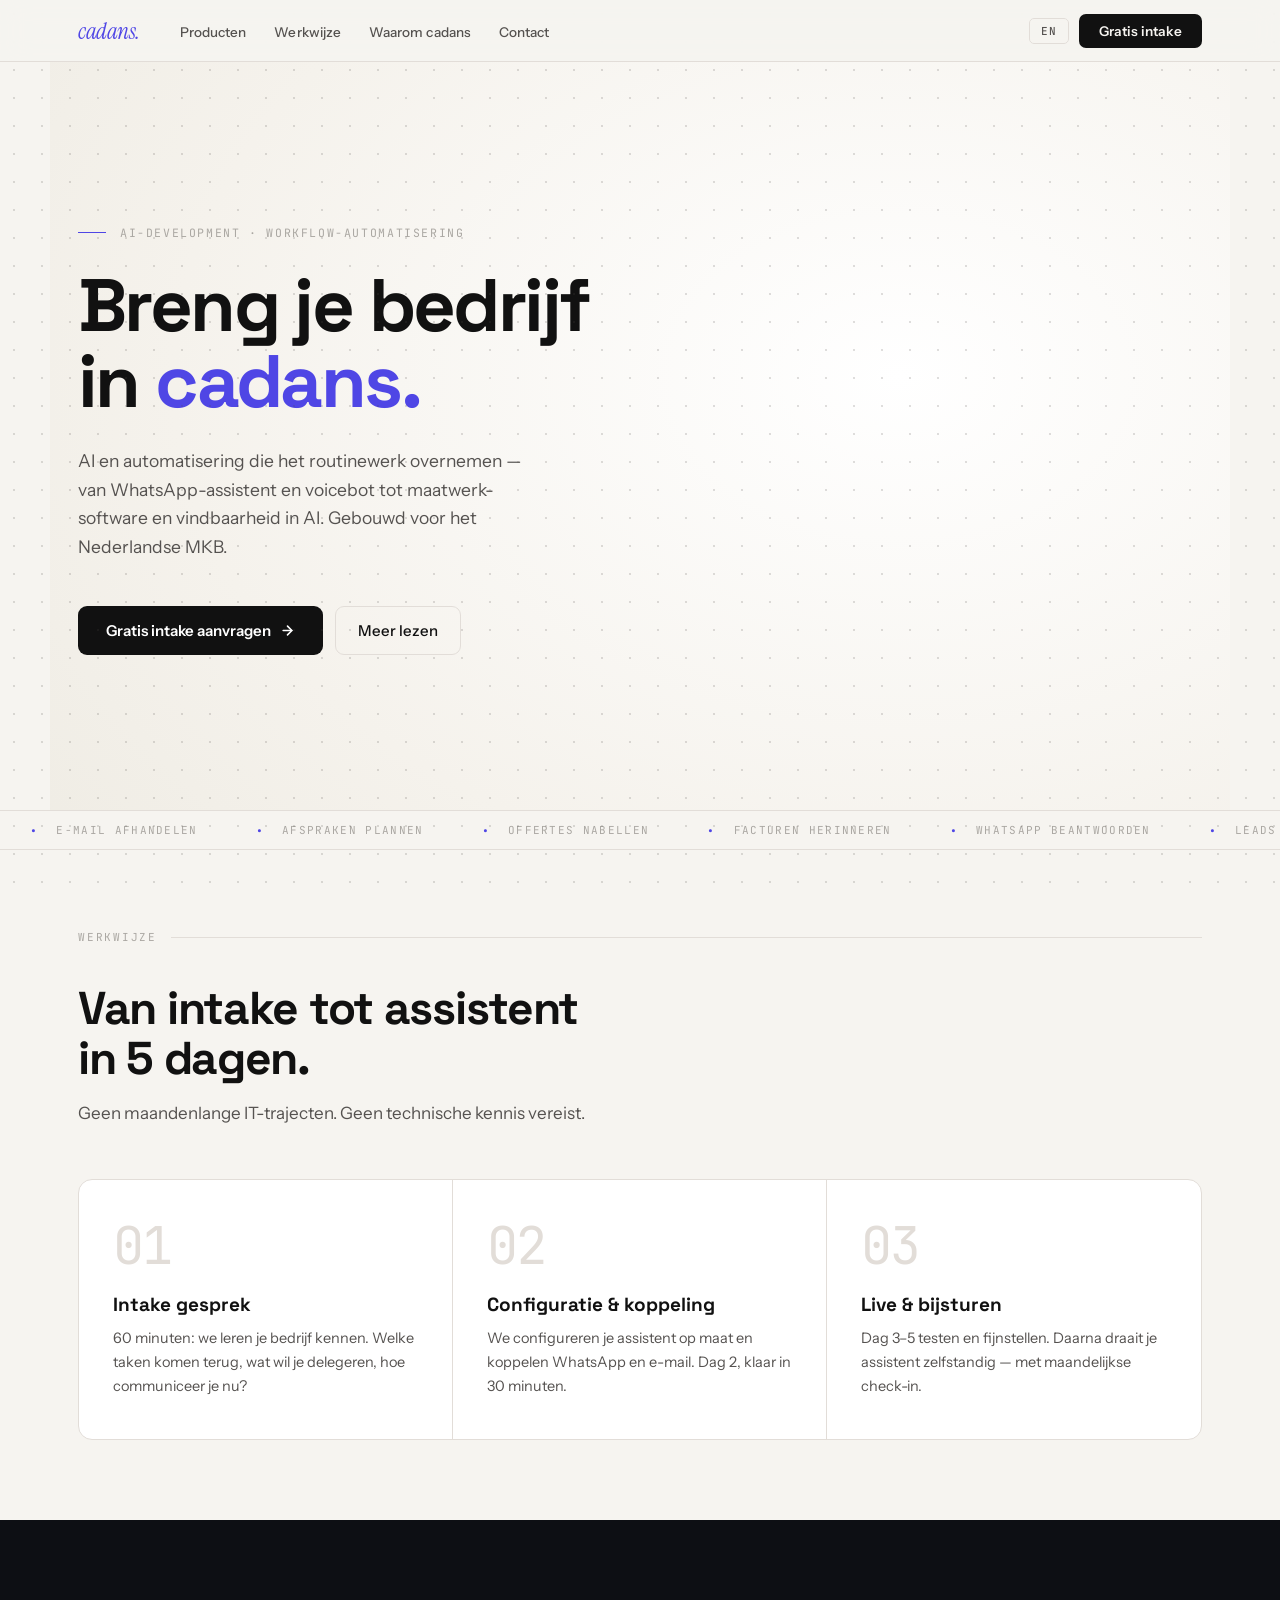
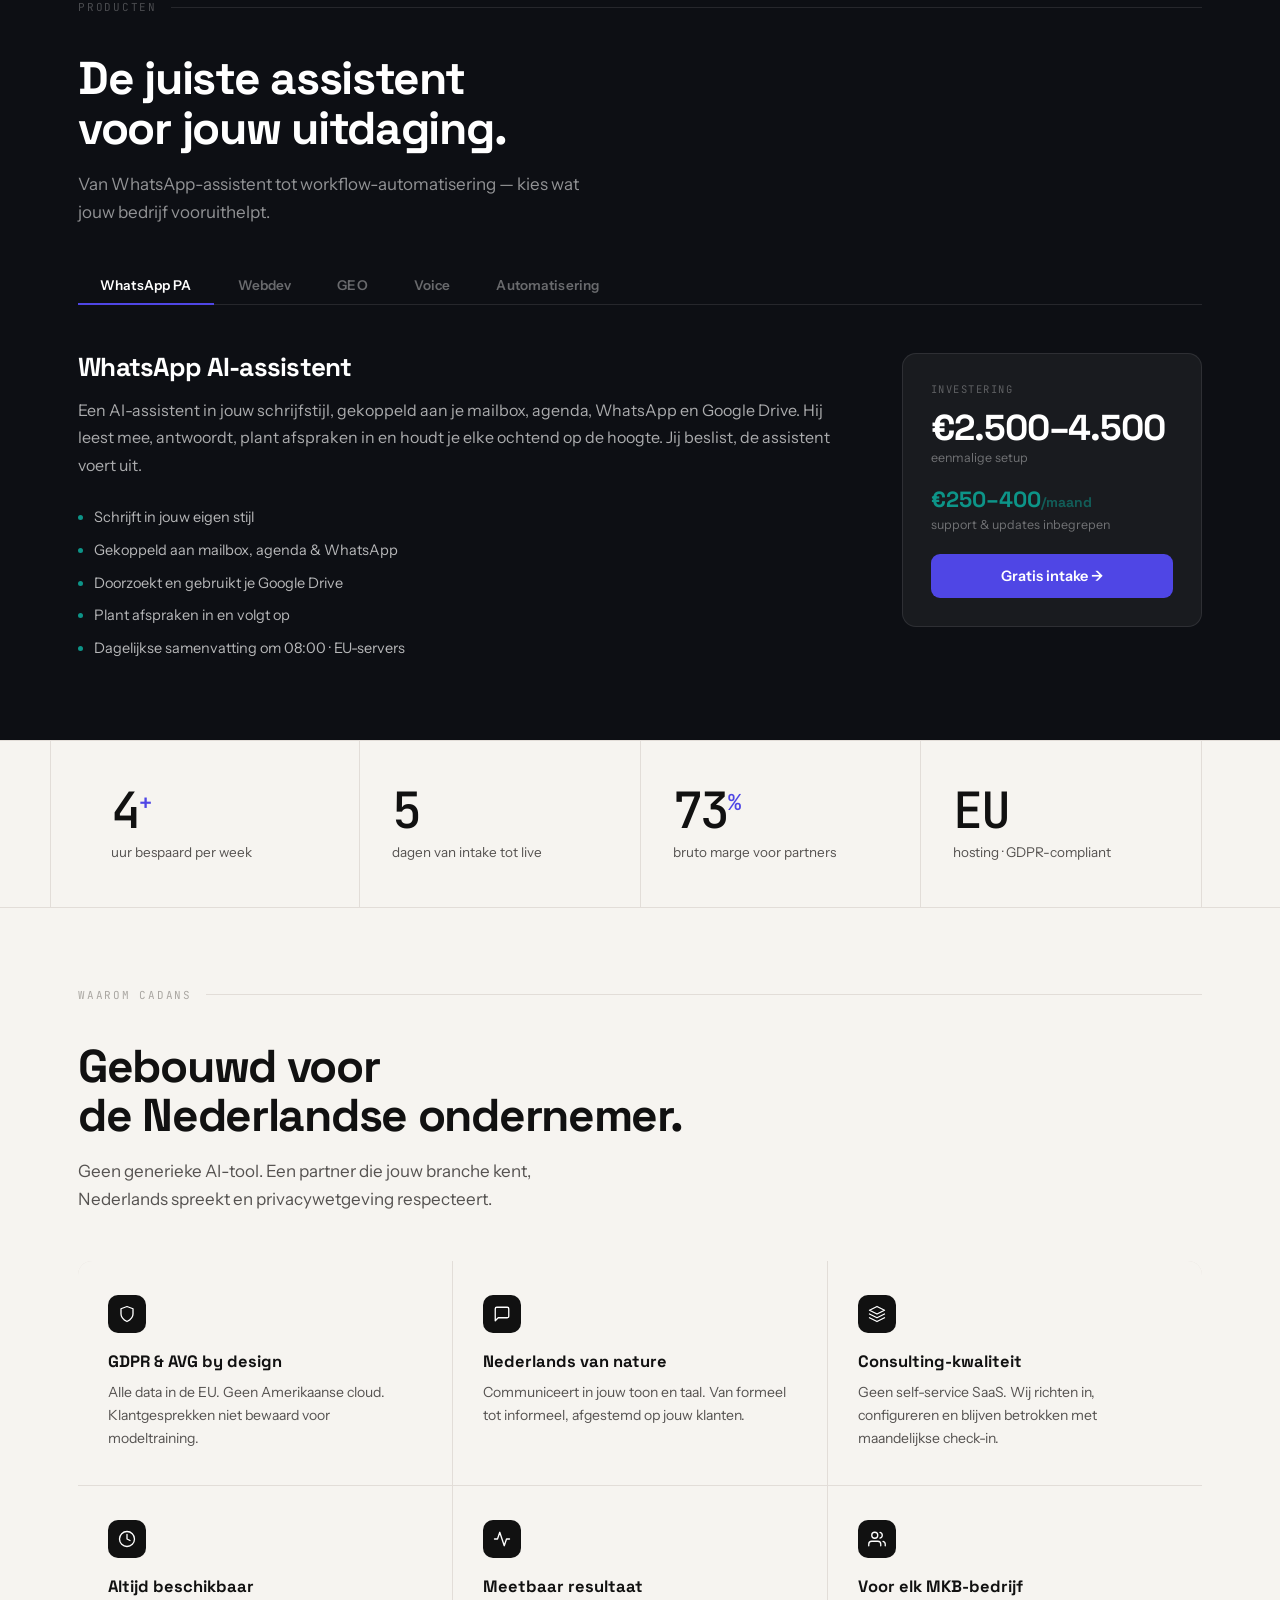
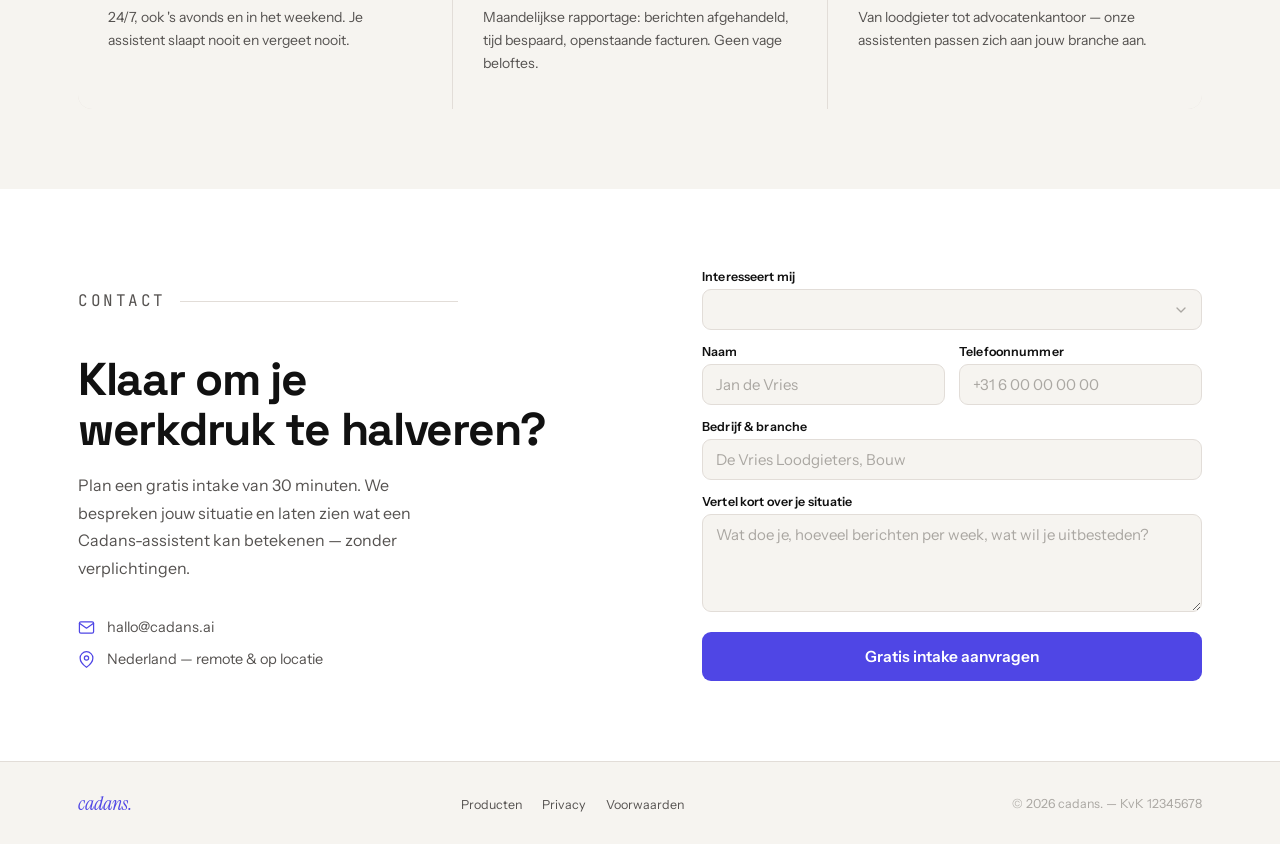
<file: landing-versions/v1-2026-07-23/index.html>
<!DOCTYPE html>
<html lang="nl">
<head>
  <meta charset="UTF-8" />
  <meta name="viewport" content="width=device-width, initial-scale=1.0" />
  <title>cadans. — AI-agenten voor het MKB</title>
  <meta name="description" content="Cadans levert AI-agenten die e-mail, WhatsApp en administratie afhandelen voor ondernemers. Setup in 5 dagen." />
  <link rel="preconnect" href="https://fonts.googleapis.com" />
  <link rel="preconnect" href="https://fonts.gstatic.com" crossorigin />
  <link href="https://fonts.googleapis.com/css2?family=Space+Grotesk:wght@400;500;600;700&family=Instrument+Sans:wght@400;500;600&family=JetBrains+Mono:wght@400;500&family=Instrument+Serif:ital@1&display=swap" rel="stylesheet" />
  <style>
    /* ── Design tokens ── */
    :root {
      --canvas:       #F6F4F0;
      --canvas-white: #FFFFFF;
      --ink:          #111111;
      --ink-mid:      #555250;
      --ink-faint:    #AAA7A2;
      --border:       #E2DDD8;
      --indigo:       #4F46E5;
      --indigo-dk:    #3730A3;
      --teal:         #0D9488;
      --amber:        #F59E0B;
      --ink-inv:      #F6F4F0;

      --f-disp: 'Space Grotesk', sans-serif;
      --f-body: 'Instrument Sans', sans-serif;
      --f-mono: 'JetBrains Mono', monospace;
      --f-serif: 'Instrument Serif', serif;

      --nav-h: 62px;
      --max-w: 1180px;
      --ease: cubic-bezier(0.16, 1, 0.3, 1);
    }

    *, *::before, *::after { box-sizing: border-box; margin: 0; padding: 0; }
    html { font-size: 16px; scroll-behavior: smooth; }
    body {
      font-family: var(--f-body);
      background: var(--canvas);
      color: var(--ink);
      -webkit-font-smoothing: antialiased;
      overflow-x: hidden;
    }

    /* Subtle dot-grid texture */
    body::after {
      content: '';
      position: fixed;
      inset: 0;
      background-image: radial-gradient(circle, rgba(80,76,72,0.18) 1px, transparent 1px);
      background-size: 28px 28px;
      pointer-events: none;
      z-index: 0;
    }

    /* ── Navigation ── */
    .nav {
      position: sticky; top: 0; z-index: 200;
      height: var(--nav-h);
      background: rgba(246,244,240,0.9);
      backdrop-filter: blur(14px);
      -webkit-backdrop-filter: blur(14px);
      border-bottom: 1px solid var(--border);
    }

    .nav-inner {
      max-width: var(--max-w);
      margin: 0 auto;
      padding: 0 28px;
      height: 100%;
      display: flex;
      align-items: center;
      gap: 0;
    }

    .nav-logo {
      font-family: var(--f-serif);
      font-style: italic;
      font-size: 23px;
      color: var(--indigo);
      text-decoration: none;
      letter-spacing: -0.02em;
      flex-shrink: 0;
      margin-right: 40px;
    }

    .nav-links {
      display: flex;
      align-items: center;
      gap: 28px;
      list-style: none;
      flex: 1;
    }

    .nav-links a {
      font-size: 13.5px;
      font-weight: 500;
      color: var(--ink-mid);
      text-decoration: none;
      letter-spacing: 0.005em;
      transition: color 140ms;
    }
    .nav-links a:hover { color: var(--ink); }

    .nav-actions {
      display: flex;
      align-items: center;
      gap: 10px;
      margin-left: auto;
    }

    .lang-btn {
      font-family: var(--f-mono);
      font-size: 11px;
      font-weight: 500;
      letter-spacing: 0.1em;
      background: none;
      border: 1px solid var(--border);
      color: var(--ink-mid);
      padding: 5px 11px;
      border-radius: 5px;
      cursor: pointer;
      transition: all 140ms;
    }
    .lang-btn:hover { border-color: var(--ink); color: var(--ink); }

    .nav-cta {
      font-size: 13.5px;
      font-weight: 600;
      background: var(--ink);
      color: var(--canvas);
      padding: 9px 20px;
      border-radius: 7px;
      text-decoration: none;
      transition: background 140ms;
      white-space: nowrap;
    }
    .nav-cta:hover { background: var(--indigo); }

    .nav-toggle {
      display: none;
      background: none;
      border: none;
      cursor: pointer;
      padding: 8px;
      color: var(--ink);
      margin-left: 4px;
    }

    .mobile-menu {
      display: none;
      flex-direction: column;
      background: var(--canvas);
      border-top: 1px solid var(--border);
      padding: 12px 28px 20px;
      position: relative;
      z-index: 200;
    }
    .mobile-menu.open { display: flex; }
    .mobile-menu a {
      font-size: 16px;
      font-weight: 500;
      color: var(--ink);
      text-decoration: none;
      padding: 13px 0;
      border-bottom: 1px solid var(--border);
    }
    .mobile-menu a:last-child { border-bottom: none; }

    /* ── Hero ── */
    .hero {
      position: relative;
      max-width: var(--max-w);
      margin: 0 auto;
      padding: 72px 28px 64px;
      display: grid;
      grid-template-columns: 1fr;
      gap: 60px;
      align-items: center;
      min-height: calc(90vh - var(--nav-h));
      background: radial-gradient(1100px 780px at 72% 42%, #ffffff 0%, #f5f2ec 66%, #efece4 100%);
      isolation: isolate;
    }

    .hero > .hero-content { position: relative; z-index: 1; max-width: 600px; }

    .hero-eyebrow {
      font-family: var(--f-mono);
      font-size: 11.5px;
      letter-spacing: 0.14em;
      text-transform: uppercase;
      color: var(--ink-faint);
      margin-bottom: 28px;
      display: flex;
      align-items: center;
      gap: 14px;
    }
    .hero-eyebrow::before {
      content: '';
      display: block;
      width: 28px;
      height: 1.5px;
      background: var(--indigo);
      flex-shrink: 0;
    }

    .hero-headline {
      font-family: var(--f-disp);
      font-size: clamp(44px, 5.8vw, 76px);
      font-weight: 800;
      line-height: 1.03;
      letter-spacing: -0.035em;
      color: var(--ink);
      margin-bottom: 26px;
    }
    .hero-headline em {
      font-style: normal;
      color: var(--indigo);
    }

    .hero-sub {
      font-size: 17.5px;
      font-weight: 400;
      line-height: 1.65;
      color: var(--ink-mid);
      max-width: 460px;
      margin-bottom: 44px;
    }

    .hero-btns {
      display: flex;
      gap: 12px;
      flex-wrap: wrap;
    }

    .btn-ink {
      display: inline-flex;
      align-items: center;
      gap: 9px;
      font-family: var(--f-body);
      font-size: 15px;
      font-weight: 600;
      background: var(--ink);
      color: white;
      padding: 14px 28px;
      border-radius: 9px;
      text-decoration: none;
      border: none;
      cursor: pointer;
      transition: background 140ms, transform 100ms;
    }
    .btn-ink:hover { background: var(--indigo); transform: translateY(-1px); }
    .btn-ink:active { transform: none; }

    .btn-outline {
      display: inline-flex;
      align-items: center;
      gap: 8px;
      font-family: var(--f-body);
      font-size: 15px;
      font-weight: 500;
      background: none;
      color: var(--ink);
      padding: 14px 22px;
      border-radius: 9px;
      text-decoration: none;
      border: 1.5px solid var(--border);
      cursor: pointer;
      transition: all 140ms;
    }
    .btn-outline:hover { border-color: var(--ink); }

    /* WhatsApp chat card */
    .chat-card {
      background: var(--canvas-white);
      border-radius: 18px;
      box-shadow: 0 2px 4px rgba(0,0,0,0.05), 0 16px 48px -8px rgba(0,0,0,0.13);
      overflow: hidden;
      border: 1px solid var(--border);
    }

    .chat-head {
      background: #1F8B4C;
      padding: 14px 18px;
      display: flex;
      align-items: center;
      gap: 11px;
    }

    .chat-av {
      width: 38px; height: 38px;
      border-radius: 50%;
      background: rgba(255,255,255,0.22);
      font-family: var(--f-serif);
      font-style: italic;
      font-size: 18px;
      color: white;
      display: flex;
      align-items: center;
      justify-content: center;
      flex-shrink: 0;
    }

    .chat-name { font-family: var(--f-body); font-weight: 600; font-size: 14px; color: white; }
    .chat-status { font-family: var(--f-body); font-size: 12px; color: rgba(255,255,255,0.72); }

    .chat-body {
      height: 284px;
      padding: 14px 12px;
      overflow-y: auto;
      display: flex;
      flex-direction: column;
      gap: 7px;
      scroll-behavior: smooth;
      background: #E5DDD5;
    }

    .hp-bubble {
      max-width: 78%;
      padding: 8px 13px;
      border-radius: 11px;
      font-size: 13px;
      line-height: 1.5;
      font-family: var(--f-body);
      opacity: 0;
      transform: translateY(5px);
      transition: opacity 220ms, transform 220ms;
    }
    .hp-bubble.visible { opacity: 1; transform: none; }

    .hp-bubble--in {
      background: #fff;
      color: #111;
      border-bottom-left-radius: 3px;
      align-self: flex-start;
      box-shadow: 0 1px 2px rgba(0,0,0,0.09);
    }
    .hp-bubble--out {
      background: #D9FDD3;
      color: #111;
      border-bottom-right-radius: 3px;
      align-self: flex-end;
      box-shadow: 0 1px 2px rgba(0,0,0,0.09);
    }
    .hp-bubble--typing {
      background: #fff;
      border-bottom-left-radius: 3px;
      align-self: flex-start;
      padding: 11px 14px;
      display: flex;
      gap: 4px;
      align-items: center;
      box-shadow: 0 1px 2px rgba(0,0,0,0.09);
    }
    .hp-bubble--typing span {
      width: 7px; height: 7px;
      background: #bbb;
      border-radius: 50%;
      animation: typing 1.2s infinite;
    }
    .hp-bubble--typing span:nth-child(2) { animation-delay: 0.18s; }
    .hp-bubble--typing span:nth-child(3) { animation-delay: 0.36s; }

    @keyframes typing {
      0%, 60%, 100% { opacity: 0.3; transform: none; }
      30% { opacity: 1; transform: translateY(-3px); }
    }

    .chat-foot {
      border-top: 1px solid var(--border);
      background: var(--canvas-white);
      padding: 9px 14px;
      display: flex;
      align-items: center;
      gap: 10px;
    }

    .chat-input-fake {
      flex: 1;
      height: 34px;
      background: var(--canvas);
      border-radius: 20px;
      border: 1px solid var(--border);
      font-family: var(--f-body);
      font-size: 13px;
      color: var(--ink-faint);
      display: flex;
      align-items: center;
      padding: 0 14px;
    }

    /* ── Ticker ── */
    .ticker {
      border-top: 1px solid var(--border);
      border-bottom: 1px solid var(--border);
      height: 40px;
      overflow: hidden;
      position: relative;
    }

    .ticker-track {
      display: flex;
      animation: ticker-anim 32s linear infinite;
      white-space: nowrap;
      height: 100%;
    }
    .ticker-track:hover { animation-play-state: paused; }

    .ticker-track-en {
      display: none;
    }
    html.lang-en .ticker-track-nl { display: none; }
    html.lang-en .ticker-track-en { display: flex; }

    .ticker-item {
      font-family: var(--f-mono);
      font-size: 11px;
      letter-spacing: 0.12em;
      text-transform: uppercase;
      color: var(--ink-faint);
      padding: 0 28px;
      display: flex;
      align-items: center;
      gap: 16px;
      flex-shrink: 0;
      height: 100%;
    }
    .ticker-item::before { content: '·'; color: var(--indigo); font-size: 18px; }

    @keyframes ticker-anim {
      0% { transform: translateX(0); }
      100% { transform: translateX(-50%); }
    }

    /* ── Section shell ── */
    .section {
      max-width: var(--max-w);
      margin: 0 auto;
      padding: 80px 28px;
    }

    .sec-label {
      font-family: var(--f-mono);
      font-size: 11px;
      letter-spacing: 0.16em;
      text-transform: uppercase;
      color: var(--ink-faint);
      display: flex;
      align-items: center;
      gap: 14px;
      margin-bottom: 40px;
    }
    .sec-label::after {
      content: '';
      flex: 1;
      height: 1px;
      background: var(--border);
    }

    .sec-title {
      font-family: var(--f-disp);
      font-size: clamp(28px, 3.6vw, 46px);
      font-weight: 800;
      line-height: 1.08;
      letter-spacing: -0.028em;
      color: var(--ink);
      margin-bottom: 16px;
    }

    .sec-sub {
      font-size: 17px;
      line-height: 1.65;
      color: var(--ink-mid);
      max-width: 540px;
    }

    /* ── Process ── */
    .process-grid {
      display: grid;
      grid-template-columns: repeat(3, 1fr);
      margin-top: 52px;
      border: 1px solid var(--border);
      border-radius: 14px;
      overflow: hidden;
      background: var(--canvas-white);
    }

    .process-step {
      padding: 40px 34px;
      border-right: 1px solid var(--border);
      transition: background 200ms;
    }
    .process-step:last-child { border-right: none; }
    .process-step:hover { background: var(--canvas); }

    .p-num {
      font-family: var(--f-mono);
      font-size: 52px;
      font-weight: 400;
      color: var(--border);
      line-height: 1;
      margin-bottom: 20px;
      letter-spacing: -0.04em;
      transition: color 200ms;
    }
    .process-step:hover .p-num { color: var(--indigo); }

    .p-title {
      font-family: var(--f-disp);
      font-size: 19px;
      font-weight: 700;
      color: var(--ink);
      margin-bottom: 10px;
    }

    .p-body {
      font-size: 14.5px;
      line-height: 1.65;
      color: var(--ink-mid);
    }

    /* ── Products (dark) ── */
    .products-band {
      background: #0D0F14;
      padding: 80px 0;
    }

    .products-inner {
      max-width: var(--max-w);
      margin: 0 auto;
      padding: 0 28px;
    }

    .products-band .sec-label { color: rgba(255,255,255,0.25); }
    .products-band .sec-label::after { background: rgba(255,255,255,0.1); }
    .products-band .sec-title { color: white; }
    .products-band .sec-sub { color: rgba(255,255,255,0.55); }

    .pt-tabs {
      display: flex;
      flex-wrap: wrap;
      gap: 2px;
      border-bottom: 1px solid rgba(255,255,255,0.1);
      margin: 40px 0 48px;
    }

    .pt-tab {
      font-family: var(--f-body);
      font-size: 13.5px;
      font-weight: 600;
      padding: 11px 22px;
      background: none;
      border: none;
      color: rgba(255,255,255,0.38);
      cursor: pointer;
      letter-spacing: 0.01em;
      position: relative;
      transition: color 140ms;
    }
    .pt-tab::after {
      content: '';
      position: absolute;
      bottom: -1px; left: 0; right: 0;
      height: 2px;
      background: var(--indigo);
      opacity: 0;
      transition: opacity 140ms;
    }
    .pt-tab.active { color: white; }
    .pt-tab.active::after { opacity: 1; }
    .pt-tab:hover { color: rgba(255,255,255,0.75); }

    .pt-panel { display: none; }
    .pt-panel.active { display: block; }
    .pt-panel[hidden] { display: none; }

    .pt-panel-body {
      display: grid;
      grid-template-columns: 1fr 300px;
      gap: 56px;
      align-items: start;
    }

    .pt-desc {
      font-size: 16px;
      line-height: 1.72;
      color: rgba(255,255,255,0.65);
      margin-bottom: 28px;
    }

    .pt-list {
      list-style: none;
      display: flex;
      flex-direction: column;
      gap: 11px;
    }

    .pt-list li {
      font-size: 14.5px;
      line-height: 1.5;
      color: rgba(255,255,255,0.7);
      display: flex;
      align-items: flex-start;
      gap: 11px;
    }

    .pt-list li::before {
      content: '';
      width: 5px; height: 5px;
      border-radius: 50%;
      background: var(--teal);
      flex-shrink: 0;
      margin-top: 8px;
    }

    .pt-card {
      background: rgba(255,255,255,0.05);
      border: 1px solid rgba(255,255,255,0.09);
      border-radius: 14px;
      padding: 28px;
    }

    .pt-card-label {
      font-family: var(--f-mono);
      font-size: 10.5px;
      letter-spacing: 0.14em;
      text-transform: uppercase;
      color: rgba(255,255,255,0.3);
      margin-bottom: 14px;
    }

    .pt-price-big {
      font-family: var(--f-disp);
      font-size: 36px;
      font-weight: 800;
      color: white;
      letter-spacing: -0.03em;
      line-height: 1;
      margin-bottom: 4px;
    }

    .pt-price-note {
      font-size: 12.5px;
      color: rgba(255,255,255,0.38);
      margin-bottom: 20px;
    }

    .pt-price-mo {
      font-family: var(--f-disp);
      font-size: 22px;
      font-weight: 700;
      color: var(--teal);
      margin-bottom: 4px;
    }

    .pt-btn {
      display: block;
      width: 100%;
      text-align: center;
      font-family: var(--f-body);
      font-size: 14.5px;
      font-weight: 600;
      background: var(--indigo);
      color: white;
      padding: 13px;
      border-radius: 9px;
      text-decoration: none;
      margin-top: 22px;
      transition: background 140ms;
    }
    .pt-btn:hover { background: var(--indigo-dk); }

    .pt-guarantee {
      display: flex;
      gap: 8px;
      align-items: flex-start;
      font-size: 12.5px;
      line-height: 1.5;
      font-weight: 500;
      color: var(--teal);
      background: rgba(13,148,136,0.10);
      border: 1px solid rgba(13,148,136,0.28);
      border-radius: 8px;
      padding: 10px 12px;
      margin-top: 18px;
    }
    .pt-guarantee svg { flex-shrink: 0; margin-top: 1px; }

    /* ── Stats grid ── */
    .stats-band {
      border-top: 1px solid var(--border);
      border-bottom: 1px solid var(--border);
    }

    .stats-grid {
      max-width: var(--max-w);
      margin: 0 auto;
      padding: 0 28px;
      display: grid;
      grid-template-columns: repeat(4, 1fr);
      border-left: 1px solid var(--border);
    }

    .stat-cell {
      padding: 44px 32px;
      border-right: 1px solid var(--border);
    }

    .stat-n {
      font-family: var(--f-mono);
      font-size: 50px;
      font-weight: 500;
      color: var(--ink);
      line-height: 1;
      letter-spacing: -0.045em;
      margin-bottom: 8px;
    }
    .stat-n sup { font-size: 22px; color: var(--indigo); vertical-align: super; }

    .stat-l {
      font-family: var(--f-body);
      font-size: 13.5px;
      line-height: 1.45;
      color: var(--ink-mid);
    }

    /* ── Why cadans ── */
    .why-grid {
      display: grid;
      grid-template-columns: repeat(3, 1fr);
      gap: 1px;
      background: var(--border);
      border-radius: 14px;
      overflow: hidden;
      margin-top: 48px;
    }

    .why-item.why-row {
      background: var(--canvas);
      padding: 34px 30px;
      transition: background 200ms;
    }
    .why-item.why-row:hover { background: var(--canvas-white); }

    .why-dot {
      width: 38px; height: 38px;
      border-radius: 10px;
      background: var(--ink);
      display: flex;
      align-items: center;
      justify-content: center;
      margin-bottom: 18px;
      transition: background 200ms;
    }
    .why-item.why-row:hover .why-dot { background: var(--indigo); }

    .why-dot svg {
      width: 18px; height: 18px;
      stroke: white;
      fill: none;
      stroke-width: 1.75;
      stroke-linecap: round;
      stroke-linejoin: round;
    }

    .why-title {
      font-family: var(--f-disp);
      font-size: 16.5px;
      font-weight: 700;
      color: var(--ink);
      margin-bottom: 9px;
    }

    .why-desc {
      font-size: 14px;
      line-height: 1.66;
      color: var(--ink-mid);
    }

    /* ── Contact ── */
    .contact-band { background: var(--canvas-white); }

    .contact-inner {
      max-width: var(--max-w);
      margin: 0 auto;
      padding: 80px 28px;
      display: grid;
      grid-template-columns: 1fr 500px;
      gap: 80px;
      align-items: start;
    }

    .contact-copy p {
      font-size: 16px;
      line-height: 1.72;
      color: var(--ink-mid);
      margin-top: 18px;
      max-width: 380px;
    }

    .contact-items {
      margin-top: 36px;
      display: flex;
      flex-direction: column;
      gap: 14px;
    }

    .contact-item {
      display: flex;
      align-items: center;
      gap: 12px;
      font-size: 14.5px;
      color: var(--ink-mid);
    }

    .contact-item svg {
      width: 17px; height: 17px;
      stroke: var(--indigo);
      fill: none;
      stroke-width: 1.75;
      stroke-linecap: round;
      stroke-linejoin: round;
      flex-shrink: 0;
    }

    /* Form */
    .contact-form {
      display: flex;
      flex-direction: column;
      gap: 14px;
    }

    .f-row { display: grid; grid-template-columns: 1fr 1fr; gap: 14px; }

    .f-group { display: flex; flex-direction: column; gap: 5px; }

    .f-group label {
      font-family: var(--f-body);
      font-size: 12.5px;
      font-weight: 600;
      color: var(--ink);
      letter-spacing: 0.01em;
    }

    .f-group input,
    .f-group select,
    .f-group textarea {
      font-family: var(--f-body);
      font-size: 15px;
      color: var(--ink);
      background: var(--canvas);
      border: 1.5px solid var(--border);
      border-radius: 9px;
      padding: 10px 13px;
      outline: none;
      transition: border-color 140ms, background 140ms;
      -webkit-appearance: none;
      appearance: none;
    }

    .f-group select {
      background-image: url("data:image/svg+xml,%3Csvg xmlns='http://www.w3.org/2000/svg' width='16' height='16' viewBox='0 0 24 24' fill='none' stroke='%23AAA7A2' stroke-width='2' stroke-linecap='round' stroke-linejoin='round'%3E%3Cpolyline points='6 9 12 15 18 9'%3E%3C/polyline%3E%3C/svg%3E");
      background-repeat: no-repeat;
      background-position: right 12px center;
      padding-right: 36px;
      cursor: pointer;
    }

    .f-group textarea { resize: vertical; min-height: 96px; }

    .f-group input:focus,
    .f-group select:focus,
    .f-group textarea:focus {
      border-color: var(--indigo);
      background: white;
    }

    .f-group input::placeholder,
    .f-group textarea::placeholder { color: var(--ink-faint); }

    .f-submit {
      font-family: var(--f-body);
      font-size: 15.5px;
      font-weight: 600;
      background: var(--indigo);
      color: white;
      border: none;
      padding: 15px;
      border-radius: 9px;
      cursor: pointer;
      transition: background 140ms, transform 100ms;
      width: 100%;
      margin-top: 6px;
    }
    .f-submit:hover { background: var(--indigo-dk); transform: translateY(-1px); }
    .f-submit:disabled { background: var(--teal); cursor: default; transform: none; }

    /* ── Footer ── */
    .footer-strip {
      border-top: 1px solid var(--border);
    }
    .footer-inner {
      max-width: var(--max-w);
      margin: 0 auto;
      padding: 28px;
      display: flex;
      align-items: center;
      justify-content: space-between;
      flex-wrap: wrap;
      gap: 14px;
    }

    .footer-logo {
      font-family: var(--f-serif);
      font-style: italic;
      font-size: 20px;
      color: var(--indigo);
    }

    .footer-copy {
      font-size: 12.5px;
      color: var(--ink-faint);
    }

    .footer-links {
      display: flex;
      gap: 20px;
      list-style: none;
    }

    .footer-links a {
      font-size: 12.5px;
      color: var(--ink-mid);
      text-decoration: none;
      transition: color 140ms;
    }
    .footer-links a:hover { color: var(--ink); }

    /* ── Lang toggle ── */
    .en-only { display: none; }
    html.lang-en .nl-only { display: none !important; }
    html.lang-en .en-only { display: revert; }
    html.lang-en span.en-only,
    html.lang-en a.en-only,
    html.lang-en button.en-only { display: inline; }
    html.lang-en li.en-only { display: list-item; }

    /* ── Reveal animation ── */
    .reveal {
      opacity: 0;
      transform: translateY(22px);
      transition: opacity 580ms var(--ease), transform 580ms var(--ease);
    }
    .reveal.visible { opacity: 1; transform: none; }

    /* Hero entrance */
    .hero-content > * {
      animation: hero-in 700ms var(--ease) both;
    }
    .hero-content .hero-eyebrow { animation-delay: 0ms; }
    .hero-content .hero-headline { animation-delay: 60ms; }
    .hero-content .hero-sub { animation-delay: 120ms; }
    .hero-content .hero-btns { animation-delay: 180ms; }
    .chat-card { animation: hero-in 700ms var(--ease) 280ms both; }

    @keyframes hero-in {
      from { opacity: 0; transform: translateY(18px); }
      to   { opacity: 1; transform: none; }
    }

    /* ── Responsive ── */
    @media (max-width: 920px) {
      .hero { grid-template-columns: 1fr; min-height: auto; padding: 48px 24px 40px; gap: 44px; }
      .chat-card { max-width: 460px; }
      .process-grid { grid-template-columns: 1fr; border-radius: 10px; }
      .process-step { border-right: none; border-bottom: 1px solid var(--border); }
      .process-step:last-child { border-bottom: none; }
      .pt-panel-body { grid-template-columns: 1fr; }
      .stats-grid { grid-template-columns: repeat(2, 1fr); }
      .why-grid { grid-template-columns: repeat(2, 1fr); }
      .contact-inner { grid-template-columns: 1fr; gap: 40px; }
    }

    @media (max-width: 620px) {
      .nav-links { display: none; }
      .nav-cta { display: none; }
      .nav-toggle { display: flex; }
      .hero-headline { font-size: 38px; }
      .stats-grid { grid-template-columns: repeat(2, 1fr); }
      .stat-cell { padding: 30px 20px; }
      .stat-n { font-size: 38px; }
      .why-grid { grid-template-columns: 1fr; }
      .f-row { grid-template-columns: 1fr; }
      .section { padding: 60px 20px; }
      .products-inner { padding: 0 20px; }
      .footer-inner { flex-direction: column; align-items: flex-start; }
      .pt-tabs { overflow-x: auto; scrollbar-width: none; -webkit-overflow-scrolling: touch; }
      .pt-tabs::-webkit-scrollbar { display: none; }
    }
  </style>
</head>
<body>

  <!-- NAV -->
  <header>
    <div class="nav">
      <div class="nav-inner">
        <a href="/" class="nav-logo" aria-label="cadans. home">cadans.</a>
        <nav aria-label="Hoofdmenu">
          <ul class="nav-links">
            <li><a href="#producten"><span class="nl-only">Producten</span><span class="en-only">Products</span></a></li>
            <li><a href="#werkwijze"><span class="nl-only">Werkwijze</span><span class="en-only">How it works</span></a></li>
            <li><a href="#waarom"><span class="nl-only">Waarom cadans</span><span class="en-only">Why cadans</span></a></li>
            <li><a href="#contact">Contact</a></li>
          </ul>
        </nav>
        <div class="nav-actions">
          <button class="lang-btn" id="lang-btn" aria-label="Switch to English">EN</button>
          <a href="#contact" class="nav-cta">
            <span class="nl-only">Gratis intake</span>
            <span class="en-only">Free consultation</span>
          </a>
          <button class="nav-toggle" aria-label="Menu openen" aria-expanded="false" aria-controls="mobile-menu">
            <svg width="20" height="20" viewBox="0 0 24 24" fill="none" stroke="currentColor" stroke-width="2.5" stroke-linecap="round" aria-hidden="true">
              <line x1="3" y1="6" x2="21" y2="6"/><line x1="3" y1="12" x2="21" y2="12"/><line x1="3" y1="18" x2="21" y2="18"/>
            </svg>
          </button>
        </div>
      </div>
    </div>
    <nav class="mobile-menu" id="mobile-menu" aria-label="Mobiel menu" aria-hidden="true">
      <a href="#producten"><span class="nl-only">Producten</span><span class="en-only">Products</span></a>
      <a href="#werkwijze"><span class="nl-only">Werkwijze</span><span class="en-only">How it works</span></a>
      <a href="#waarom"><span class="nl-only">Waarom cadans</span><span class="en-only">Why cadans</span></a>
      <a href="#contact">Contact</a>
    </nav>
  </header>

  <main>

    <!-- ── HERO ── -->
    <section class="hero" aria-labelledby="h1">
      <div class="hero-content">
        <p class="hero-eyebrow">
          <span class="nl-only">AI-development · Workflow-automatisering</span>
          <span class="en-only">AI development · Workflow automation</span>
        </p>
        <h1 class="hero-headline" id="h1">
          <span class="nl-only">Breng je bedrijf<br>in <em>cadans.</em></span>
          <span class="en-only">Get your business<br>in <em>rhythm.</em></span>
        </h1>
        <p class="hero-sub">
          <span class="nl-only">AI en automatisering die het routinewerk overnemen — van WhatsApp-assistent en voicebot tot maatwerk-software en vindbaarheid in AI. Gebouwd voor het Nederlandse MKB.</span>
          <span class="en-only">AI and automation that take over the busywork — from a WhatsApp assistant and voice bot to custom software and AI visibility. Built for Dutch SMEs.</span>
        </p>
        <div class="hero-btns">
          <a href="#contact" class="btn-ink">
            <span class="nl-only">Gratis intake aanvragen</span>
            <span class="en-only">Request free consultation</span>
            <svg width="15" height="15" viewBox="0 0 24 24" fill="none" stroke="currentColor" stroke-width="2.5" stroke-linecap="round" stroke-linejoin="round" aria-hidden="true"><path d="M5 12h14"/><path d="m12 5 7 7-7 7"/></svg>
          </a>
          <a href="#producten" class="btn-outline">
            <span class="nl-only">Meer lezen</span>
            <span class="en-only">Learn more</span>
          </a>
        </div>
      </div>

    </section>

    <!-- ── TICKER ── -->
    <div class="ticker" aria-hidden="true">
      <div class="ticker-track ticker-track-nl">
        <span class="ticker-item">E-mail afhandelen</span>
        <span class="ticker-item">Afspraken plannen</span>
        <span class="ticker-item">Offertes nabellen</span>
        <span class="ticker-item">Facturen herinneren</span>
        <span class="ticker-item">WhatsApp beantwoorden</span>
        <span class="ticker-item">Leads opvolgen</span>
        <span class="ticker-item">Dagelijkse digest</span>
        <span class="ticker-item">E-mail afhandelen</span>
        <span class="ticker-item">Afspraken plannen</span>
        <span class="ticker-item">Offertes nabellen</span>
        <span class="ticker-item">Facturen herinneren</span>
        <span class="ticker-item">WhatsApp beantwoorden</span>
        <span class="ticker-item">Leads opvolgen</span>
        <span class="ticker-item">Dagelijkse digest</span>
      </div>
      <div class="ticker-track ticker-track-en">
        <span class="ticker-item">Email handling</span>
        <span class="ticker-item">Appointment scheduling</span>
        <span class="ticker-item">Quote follow-ups</span>
        <span class="ticker-item">Invoice reminders</span>
        <span class="ticker-item">WhatsApp replies</span>
        <span class="ticker-item">Lead follow-up</span>
        <span class="ticker-item">Daily digest</span>
        <span class="ticker-item">Email handling</span>
        <span class="ticker-item">Appointment scheduling</span>
        <span class="ticker-item">Quote follow-ups</span>
        <span class="ticker-item">Invoice reminders</span>
        <span class="ticker-item">WhatsApp replies</span>
        <span class="ticker-item">Lead follow-up</span>
        <span class="ticker-item">Daily digest</span>
      </div>
    </div>

    <!-- ── PROCESS ── -->
    <section class="section" id="werkwijze" aria-labelledby="h-process">
      <p class="sec-label"><span class="nl-only">Werkwijze</span><span class="en-only">How it works</span></p>
      <h2 class="sec-title" id="h-process">
        <span class="nl-only">Van intake tot assistent<br>in 5 dagen.</span>
        <span class="en-only">From intake to assistant<br>in 5 days.</span>
      </h2>
      <p class="sec-sub">
        <span class="nl-only">Geen maandenlange IT-trajecten. Geen technische kennis vereist.</span>
        <span class="en-only">No months-long IT projects. No technical knowledge required.</span>
      </p>
      <div class="process-grid">
        <div class="process-step">
          <div class="p-num">01</div>
          <h3 class="p-title"><span class="nl-only">Intake gesprek</span><span class="en-only">Discovery call</span></h3>
          <p class="p-body">
            <span class="nl-only">60 minuten: we leren je bedrijf kennen. Welke taken komen terug, wat wil je delegeren, hoe communiceer je nu?</span>
            <span class="en-only">60 minutes: we learn your business. Which tasks recur, what do you want to delegate, how do you communicate now?</span>
          </p>
        </div>
        <div class="process-step">
          <div class="p-num">02</div>
          <h3 class="p-title"><span class="nl-only">Configuratie & koppeling</span><span class="en-only">Setup & integration</span></h3>
          <p class="p-body">
            <span class="nl-only">We configureren je assistent op maat en koppelen WhatsApp en e-mail. Dag 2, klaar in 30 minuten.</span>
            <span class="en-only">We configure your assistant and connect WhatsApp and email. Day 2, done in 30 minutes.</span>
          </p>
        </div>
        <div class="process-step">
          <div class="p-num">03</div>
          <h3 class="p-title"><span class="nl-only">Live & bijsturen</span><span class="en-only">Go live & tune</span></h3>
          <p class="p-body">
            <span class="nl-only">Dag 3–5 testen en fijnstellen. Daarna draait je assistent zelfstandig — met maandelijkse check-in.</span>
            <span class="en-only">Days 3–5 test and tune. Then your assistant runs independently — with monthly check-in.</span>
          </p>
        </div>
      </div>
    </section>

    <!-- ── PRODUCTS (dark) ── -->
    <div class="products-band" id="producten">
      <div class="products-inner">
        <p class="sec-label"><span class="nl-only">Producten</span><span class="en-only">Products</span></p>
        <h2 class="sec-title">
          <span class="nl-only">De juiste assistent<br>voor jouw uitdaging.</span>
          <span class="en-only">The right assistant<br>for your challenge.</span>
        </h2>
        <p class="sec-sub">
          <span class="nl-only">Van WhatsApp-assistent tot workflow-automatisering — kies wat jouw bedrijf vooruithelpt.</span>
          <span class="en-only">From a WhatsApp assistant to workflow automation — pick what moves your business forward.</span>
        </p>

        <div class="pt-tabs" role="tablist">
          <button class="pt-tab active" role="tab" id="tab-pa" data-tab="pa" aria-selected="true" aria-controls="panel-pa">WhatsApp PA</button>
          <button class="pt-tab" role="tab" id="tab-webdev" data-tab="webdev" aria-selected="false" aria-controls="panel-webdev">Webdev</button>
          <button class="pt-tab" role="tab" id="tab-geo" data-tab="geo" aria-selected="false" aria-controls="panel-geo">GEO</button>
          <button class="pt-tab" role="tab" id="tab-voice" data-tab="voice" aria-selected="false" aria-controls="panel-voice">Voice</button>
          <button class="pt-tab" role="tab" id="tab-automation" data-tab="automation" aria-selected="false" aria-controls="panel-automation"><span class="nl-only">Automatisering</span><span class="en-only">Automation</span></button>
        </div>

        <!-- PA -->
        <div class="pt-panel active" id="panel-pa" role="tabpanel" aria-labelledby="tab-pa">
          <div class="pt-panel-body reveal">
            <div>
              <h3 class="sec-title" style="font-size:26px;color:white;margin-bottom:16px;">
                <span class="nl-only">WhatsApp AI-assistent</span>
                <span class="en-only">WhatsApp AI assistant</span>
              </h3>
              <p class="pt-desc">
                <span class="nl-only">Een AI-assistent in jouw schrijfstijl, gekoppeld aan je mailbox, agenda, WhatsApp en Google Drive. Hij leest mee, antwoordt, plant afspraken in en houdt je elke ochtend op de hoogte. Jij beslist, de assistent voert uit.</span>
                <span class="en-only">An AI assistant in your own writing style, connected to your mailbox, calendar, WhatsApp and Google Drive. It reads along, replies, schedules appointments and briefs you every morning. You decide, the assistant executes.</span>
              </p>
              <ul class="pt-list">
                <li><span class="nl-only">Schrijft in jouw eigen stijl</span><span class="en-only">Writes in your own style</span></li>
                <li><span class="nl-only">Gekoppeld aan mailbox, agenda & WhatsApp</span><span class="en-only">Connected to mailbox, calendar & WhatsApp</span></li>
                <li><span class="nl-only">Doorzoekt en gebruikt je Google Drive</span><span class="en-only">Searches and uses your Google Drive</span></li>
                <li><span class="nl-only">Plant afspraken in en volgt op</span><span class="en-only">Schedules appointments and follows up</span></li>
                <li><span class="nl-only">Dagelijkse samenvatting om 08:00 · EU-servers</span><span class="en-only">Daily summary at 08:00 · EU servers</span></li>
              </ul>
            </div>
            <div class="pt-card">
              <p class="pt-card-label"><span class="nl-only">Investering</span><span class="en-only">Investment</span></p>
              <p class="pt-price-big">€2.500–4.500</p>
              <p class="pt-price-note"><span class="nl-only">eenmalige setup</span><span class="en-only">one-time setup</span></p>
              <p class="pt-price-mo">€250–400<span style="font-size:14px;opacity:0.55;">/<span class="nl-only">maand</span><span class="en-only">month</span></span></p>
              <p class="pt-price-note"><span class="nl-only">support & updates inbegrepen</span><span class="en-only">support & updates included</span></p>
              <a href="#contact" class="pt-btn nl-only">Gratis intake →</a>
              <a href="#contact" class="pt-btn en-only">Free consultation →</a>
            </div>
          </div>
        </div>

        <!-- Webdev -->
        <div class="pt-panel" id="panel-webdev" role="tabpanel" aria-labelledby="tab-webdev" hidden>
          <div class="pt-panel-body reveal">
            <div>
              <h3 class="sec-title" style="font-size:26px;color:white;margin-bottom:16px;">
                <span class="nl-only">Websites & webapplicaties</span>
                <span class="en-only">Websites & web apps</span>
              </h3>
              <p class="pt-desc">
                <span class="nl-only">We bouwen snelle, moderne websites en webapplicaties — van landingspagina tot maatwerk-tool. Strak ontwerp, scherpe prijs, opgeleverd zonder gedoe.</span>
                <span class="en-only">We build fast, modern websites and web applications — from landing page to custom tool. Clean design, sharp price, delivered without the hassle.</span>
              </p>
              <ul class="pt-list">
                <li><span class="nl-only">Websites & landingspagina's</span><span class="en-only">Websites & landing pages</span></li>
                <li><span class="nl-only">Maatwerk webapplicaties</span><span class="en-only">Custom web applications</span></li>
                <li><span class="nl-only">Snel, responsive & SEO-klaar</span><span class="en-only">Fast, responsive & SEO-ready</span></li>
                <li><span class="nl-only">Scherpe, concurrerende projectprijs</span><span class="en-only">Sharp, competitive project pricing</span></li>
                <li><span class="nl-only">Onderhoud & hosting mogelijk</span><span class="en-only">Maintenance & hosting available</span></li>
              </ul>
            </div>
            <div class="pt-card">
              <p class="pt-card-label"><span class="nl-only">Investering</span><span class="en-only">Investment</span></p>
              <p class="pt-price-big"><span class="nl-only">Op maat</span><span class="en-only">Custom</span></p>
              <p class="pt-price-note"><span class="nl-only">scherpe projectprijs — offerte binnen 48u</span><span class="en-only">competitive project pricing — quote within 48h</span></p>
              <p class="pt-guarantee">
                <svg width="15" height="15" viewBox="0 0 24 24" fill="none" stroke="currentColor" stroke-width="2.2" stroke-linecap="round" stroke-linejoin="round" aria-hidden="true"><path d="M12 22s8-4 8-10V5l-8-3-8 3v7c0 6 8 10 8 10z"/><path d="m9 12 2 2 4-4"/></svg>
                <span><span class="nl-only">Niet tevreden na het prototype? Dan betaal je niets.</span><span class="en-only">Not satisfied after the prototype? Then you pay nothing.</span></span>
              </p>
              <a href="#contact" class="pt-btn nl-only">Vraag een offerte →</a>
              <a href="#contact" class="pt-btn en-only">Request a quote →</a>
            </div>
          </div>
        </div>

        <!-- GEO -->
        <div class="pt-panel" id="panel-geo" role="tabpanel" aria-labelledby="tab-geo" hidden>
          <div class="pt-panel-body reveal">
            <div>
              <h3 class="sec-title" style="font-size:26px;color:white;margin-bottom:16px;">
                <span class="nl-only">Gevonden worden in AI</span>
                <span class="en-only">Get found in AI</span>
              </h3>
              <p class="pt-desc">
                <span class="nl-only">Steeds meer klanten zoeken via ChatGPT, Gemini en Google's AI-overzichten. Met GEO — Generative Engine Optimization — vergroten we de vindbaarheid van jouw bedrijf in die LLM's, zodat je genoemd én aanbevolen wordt.</span>
                <span class="en-only">More and more customers search via ChatGPT, Gemini and Google's AI overviews. With GEO — Generative Engine Optimization — we grow your business's visibility inside those LLMs, so you get named and recommended.</span>
              </p>
              <ul class="pt-list">
                <li><span class="nl-only">Zichtbaar in ChatGPT, Gemini & AI-zoek</span><span class="en-only">Visible in ChatGPT, Gemini & AI search</span></li>
                <li><span class="nl-only">Content die AI-modellen citeren</span><span class="en-only">Content that AI models cite</span></li>
                <li><span class="nl-only">Gestructureerde data & vermeldingen</span><span class="en-only">Structured data & citations</span></li>
                <li><span class="nl-only">Meting van je AI-zichtbaarheid</span><span class="en-only">Measurement of your AI visibility</span></li>
                <li><span class="nl-only">Doorlopende optimalisatie</span><span class="en-only">Continuous optimization</span></li>
              </ul>
            </div>
            <div class="pt-card">
              <p class="pt-card-label"><span class="nl-only">Investering</span><span class="en-only">Investment</span></p>
              <p class="pt-price-big"><span class="nl-only">Op aanvraag</span><span class="en-only">On request</span></p>
              <p class="pt-price-note"><span class="nl-only">afhankelijk van je markt & concurrentie</span><span class="en-only">depends on your market & competition</span></p>
              <a href="#contact" class="pt-btn nl-only">Check je AI-vindbaarheid →</a>
              <a href="#contact" class="pt-btn en-only">Check your AI visibility →</a>
            </div>
          </div>
        </div>

        <!-- Voice -->
        <div class="pt-panel" id="panel-voice" role="tabpanel" aria-labelledby="tab-voice" hidden>
          <div class="pt-panel-body reveal">
            <div>
              <h3 class="sec-title" style="font-size:26px;color:white;margin-bottom:16px;">
                <span class="nl-only">Voice-assistent voor reserveringen</span>
                <span class="en-only">Voice assistant for bookings</span>
              </h3>
              <p class="pt-desc">
                <span class="nl-only">Een AI-voicebot die de telefoon 24/7 opneemt, reserveringen aanneemt en vragen beantwoordt. Zo loop je nooit meer een reservering mis — en dus geen klant.</span>
                <span class="en-only">An AI voice bot that answers the phone 24/7, takes bookings and answers questions. So you never miss a reservation again — and never a customer.</span>
              </p>
              <ul class="pt-list">
                <li><span class="nl-only">Neemt de telefoon 24/7 op</span><span class="en-only">Answers the phone 24/7</span></li>
                <li><span class="nl-only">Reserveringen direct ingepland</span><span class="en-only">Bookings scheduled instantly</span></li>
                <li><span class="nl-only">Beantwoordt veelgestelde vragen</span><span class="en-only">Answers common questions</span></li>
                <li><span class="nl-only">Nooit meer een gemiste oproep</span><span class="en-only">Never miss a call again</span></li>
                <li><span class="nl-only">Koppeling met je agenda</span><span class="en-only">Connects to your calendar</span></li>
              </ul>
            </div>
            <div class="pt-card">
              <p class="pt-card-label"><span class="nl-only">Investering</span><span class="en-only">Investment</span></p>
              <p class="pt-price-big"><span class="nl-only">Op aanvraag</span><span class="en-only">On request</span></p>
              <p class="pt-price-note"><span class="nl-only">afhankelijk van je belvolume</span><span class="en-only">depends on your call volume</span></p>
              <a href="#contact" class="pt-btn nl-only">Plan een demo →</a>
              <a href="#contact" class="pt-btn en-only">Book a demo →</a>
            </div>
          </div>
        </div>

        <!-- Automation -->
        <div class="pt-panel" id="panel-automation" role="tabpanel" aria-labelledby="tab-automation" hidden>
          <div class="pt-panel-body reveal">
            <div>
              <h3 class="sec-title" style="font-size:26px;color:white;margin-bottom:16px;">
                <span class="nl-only">Workflow-automatisering</span>
                <span class="en-only">Workflow automation</span>
              </h3>
              <p class="pt-desc">
                <span class="nl-only">Automatiseer repetitieve, monotone taken — van gegevens overtypen tot rapportages en koppelingen tussen je tools. Jij houdt tijd over voor het werk dat telt.</span>
                <span class="en-only">Automate repetitive, monotonous tasks — from re-typing data to reports and connecting your tools. You free up time for the work that matters.</span>
              </p>
              <ul class="pt-list">
                <li><span class="nl-only">Automatiseer repetitieve taken</span><span class="en-only">Automate repetitive tasks</span></li>
                <li><span class="nl-only">Koppel je tools aan elkaar</span><span class="en-only">Connect your tools together</span></li>
                <li><span class="nl-only">Automatische rapportages</span><span class="en-only">Automated reporting</span></li>
                <li><span class="nl-only">Minder fouten, meer tempo</span><span class="en-only">Fewer errors, more speed</span></li>
                <li><span class="nl-only">Op maat voor jouw proces</span><span class="en-only">Tailored to your process</span></li>
              </ul>
            </div>
            <div class="pt-card">
              <p class="pt-card-label"><span class="nl-only">Investering</span><span class="en-only">Investment</span></p>
              <p class="pt-price-big"><span class="nl-only">Op aanvraag</span><span class="en-only">On request</span></p>
              <p class="pt-price-note"><span class="nl-only">afhankelijk van je processen</span><span class="en-only">depends on your processes</span></p>
              <a href="#contact" class="pt-btn nl-only">Bespreek je workflow →</a>
              <a href="#contact" class="pt-btn en-only">Discuss your workflow →</a>
            </div>
          </div>
        </div>
      </div>
    </div>

    <!-- ── STATS ── -->
    <div class="stats-band">
      <div class="stats-grid">
        <div class="stat-cell">
          <div class="stat-n">4<sup>+</sup></div>
          <div class="stat-l"><span class="nl-only">uur bespaard per week</span><span class="en-only">hours saved per week</span></div>
        </div>
        <div class="stat-cell">
          <div class="stat-n">5</div>
          <div class="stat-l"><span class="nl-only">dagen van intake tot live</span><span class="en-only">days from intake to live</span></div>
        </div>
        <div class="stat-cell">
          <div class="stat-n">73<sup>%</sup></div>
          <div class="stat-l"><span class="nl-only">bruto marge voor partners</span><span class="en-only">gross margin for partners</span></div>
        </div>
        <div class="stat-cell">
          <div class="stat-n">EU</div>
          <div class="stat-l"><span class="nl-only">hosting · GDPR-compliant</span><span class="en-only">hosted · GDPR-compliant</span></div>
        </div>
      </div>
    </div>

    <!-- ── WHY CADANS ── -->
    <section class="section" id="waarom" aria-labelledby="h-why">
      <p class="sec-label"><span class="nl-only">Waarom cadans</span><span class="en-only">Why cadans</span></p>
      <h2 class="sec-title" id="h-why">
        <span class="nl-only">Gebouwd voor<br>de Nederlandse ondernemer.</span>
        <span class="en-only">Built for<br>the Dutch entrepreneur.</span>
      </h2>
      <p class="sec-sub">
        <span class="nl-only">Geen generieke AI-tool. Een partner die jouw branche kent, Nederlands spreekt en privacywetgeving respecteert.</span>
        <span class="en-only">Not a generic AI tool. A partner that knows your sector, speaks Dutch, and respects privacy law.</span>
      </p>
      <div class="why-grid">
        <div class="why-item why-row">
          <div class="why-dot"><svg viewBox="0 0 24 24"><path d="M12 22s8-4 8-10V5l-8-3-8 3v7c0 6 8 10 8 10z"/></svg></div>
          <h3 class="why-title"><span class="nl-only">GDPR & AVG by design</span><span class="en-only">GDPR & privacy by design</span></h3>
          <p class="why-desc"><span class="nl-only">Alle data in de EU. Geen Amerikaanse cloud. Klantgesprekken niet bewaard voor modeltraining.</span><span class="en-only">All data in the EU. No American cloud. Customer conversations not retained for model training.</span></p>
        </div>
        <div class="why-item why-row">
          <div class="why-dot"><svg viewBox="0 0 24 24"><path d="M21 15a2 2 0 0 1-2 2H7l-4 4V5a2 2 0 0 1 2-2h14a2 2 0 0 1 2 2z"/></svg></div>
          <h3 class="why-title"><span class="nl-only">Nederlands van nature</span><span class="en-only">Naturally Dutch</span></h3>
          <p class="why-desc"><span class="nl-only">Communiceert in jouw toon en taal. Van formeel tot informeel, afgestemd op jouw klanten.</span><span class="en-only">Communicates in your tone and language. From formal to informal, tuned to your customers.</span></p>
        </div>
        <div class="why-item why-row">
          <div class="why-dot"><svg viewBox="0 0 24 24"><path d="M12 2L2 7l10 5 10-5-10-5zM2 17l10 5 10-5M2 12l10 5 10-5"/></svg></div>
          <h3 class="why-title"><span class="nl-only">Consulting-kwaliteit</span><span class="en-only">Consulting quality</span></h3>
          <p class="why-desc"><span class="nl-only">Geen self-service SaaS. Wij richten in, configureren en blijven betrokken met maandelijkse check-in.</span><span class="en-only">No self-service SaaS. We set up, configure, and stay involved with monthly check-in.</span></p>
        </div>
        <div class="why-item why-row">
          <div class="why-dot"><svg viewBox="0 0 24 24"><circle cx="12" cy="12" r="10"/><polyline points="12 6 12 12 16 14"/></svg></div>
          <h3 class="why-title"><span class="nl-only">Altijd beschikbaar</span><span class="en-only">Always available</span></h3>
          <p class="why-desc"><span class="nl-only">24/7, ook 's avonds en in het weekend. Je assistent slaapt nooit en vergeet nooit.</span><span class="en-only">24/7, evenings and weekends included. Your assistant never sleeps and never forgets.</span></p>
        </div>
        <div class="why-item why-row">
          <div class="why-dot"><svg viewBox="0 0 24 24"><polyline points="22 12 18 12 15 21 9 3 6 12 2 12"/></svg></div>
          <h3 class="why-title"><span class="nl-only">Meetbaar resultaat</span><span class="en-only">Measurable results</span></h3>
          <p class="why-desc"><span class="nl-only">Maandelijkse rapportage: berichten afgehandeld, tijd bespaard, openstaande facturen. Geen vage beloftes.</span><span class="en-only">Monthly reporting: messages handled, time saved, outstanding invoices. No vague promises.</span></p>
        </div>
        <div class="why-item why-row">
          <div class="why-dot"><svg viewBox="0 0 24 24"><path d="M17 21v-2a4 4 0 0 0-4-4H5a4 4 0 0 0-4 4v2"/><circle cx="9" cy="7" r="4"/><path d="M23 21v-2a4 4 0 0 0-3-3.87"/><path d="M16 3.13a4 4 0 0 1 0 7.75"/></svg></div>
          <h3 class="why-title"><span class="nl-only">Voor elk MKB-bedrijf</span><span class="en-only">For every SME</span></h3>
          <p class="why-desc"><span class="nl-only">Van loodgieter tot advocatenkantoor — onze assistenten passen zich aan jouw branche aan.</span><span class="en-only">From plumber to law firm — our assistants adapt to your industry and workflow.</span></p>
        </div>
      </div>
    </section>

    <!-- ── CONTACT ── -->
    <div class="contact-band" id="contact">
      <div class="contact-inner">
        <div class="contact-copy">
          <p class="sec-label"><span class="nl-only">Contact</span><span class="en-only">Contact</span></p>
          <h2 class="sec-title">
            <span class="nl-only">Klaar om je<br>werkdruk te halveren?</span>
            <span class="en-only">Ready to halve<br>your workload?</span>
          </h2>
          <p>
            <span class="nl-only">Plan een gratis intake van 30 minuten. We bespreken jouw situatie en laten zien wat een Cadans-assistent kan betekenen — zonder verplichtingen.</span>
            <span class="en-only">Schedule a free 30-minute intake. We'll discuss your situation and show what a Cadans assistant can do — no obligations.</span>
          </p>
          <div class="contact-items">
            <div class="contact-item">
              <svg viewBox="0 0 24 24"><path d="M4 4h16c1.1 0 2 .9 2 2v12c0 1.1-.9 2-2 2H4c-1.1 0-2-.9-2-2V6c0-1.1.9-2 2-2z"/><polyline points="22,6 12,13 2,6"/></svg>
              <span>hallo@cadans.ai</span>
            </div>
            <div class="contact-item">
              <svg viewBox="0 0 24 24"><path d="M21 10c0 7-9 13-9 13s-9-6-9-13a9 9 0 0 1 18 0z"/><circle cx="12" cy="10" r="3"/></svg>
              <span><span class="nl-only">Nederland — remote & op locatie</span><span class="en-only">Netherlands — remote & on-site</span></span>
            </div>
          </div>
        </div>

        <form class="contact-form" novalidate>
          <div class="f-group">
            <label for="f-interest"><span class="nl-only">Interesseert mij</span><span class="en-only">I'm interested in</span></label>
            <select id="f-interest" name="interest" required>
              <option value="" disabled selected></option>
              <option value="pa" data-nl="WhatsApp PA: AI-assistent" data-en="WhatsApp PA: AI assistant">WhatsApp PA: AI-assistent</option>
              <option value="webdev" data-nl="Website of webapplicatie" data-en="Website or web app">Website of webapplicatie</option>
              <option value="geo" data-nl="GEO: vindbaarheid in AI" data-en="GEO: findability in AI">GEO: vindbaarheid in AI</option>
              <option value="voice" data-nl="Voice-assistent voor reserveringen" data-en="Voice assistant for bookings">Voice-assistent voor reserveringen</option>
              <option value="automation" data-nl="Workflow-automatisering" data-en="Workflow automation">Workflow-automatisering</option>
              <option value="unknown" data-nl="Weet ik nog niet" data-en="Not sure yet">Weet ik nog niet</option>
            </select>
          </div>
          <div class="f-row">
            <div class="f-group">
              <label for="f-name"><span class="nl-only">Naam</span><span class="en-only">Name</span></label>
              <input type="text" id="f-name" name="name" required data-nl-ph="Jan de Vries" data-en-ph="John Smith" placeholder="Jan de Vries" />
            </div>
            <div class="f-group">
              <label for="f-phone"><span class="nl-only">Telefoonnummer</span><span class="en-only">Phone number</span></label>
              <input type="tel" id="f-phone" name="phone" data-nl-ph="+31 6 00 00 00 00" data-en-ph="+31 6 00 00 00 00" placeholder="+31 6 00 00 00 00" />
            </div>
          </div>
          <div class="f-group">
            <label for="f-company"><span class="nl-only">Bedrijf & branche</span><span class="en-only">Company & sector</span></label>
            <input type="text" id="f-company" name="company" data-nl-ph="De Vries Loodgieters, Bouw" data-en-ph="Smith & Sons, Construction" placeholder="De Vries Loodgieters, Bouw" />
          </div>
          <div class="f-group">
            <label for="f-msg"><span class="nl-only">Vertel kort over je situatie</span><span class="en-only">Tell us about your situation</span></label>
            <textarea id="f-msg" name="message" rows="4"
              data-nl-ph="Wat doe je, hoeveel berichten per week, wat wil je uitbesteden?"
              data-en-ph="What do you do, how many messages per week, what to outsource?"
              placeholder="Wat doe je, hoeveel berichten per week, wat wil je uitbesteden?"></textarea>
          </div>
          <button type="submit" class="f-submit">
            <span class="nl-only">Gratis intake aanvragen</span>
            <span class="en-only">Request free consultation</span>
          </button>
        </form>
      </div>
    </div>

  </main>

  <!-- FOOTER -->
  <footer class="footer-strip">
    <div class="footer-inner">
      <span class="footer-logo">cadans.</span>
      <ul class="footer-links">
        <li><a href="#producten"><span class="nl-only">Producten</span><span class="en-only">Products</span></a></li>
        <li><a href="#">Privacy</a></li>
        <li><a href="#"><span class="nl-only">Voorwaarden</span><span class="en-only">Terms</span></a></li>
      </ul>
      <span class="footer-copy">© 2026 cadans. — KvK 12345678</span>
    </div>
  </footer>
  <script src="home.js"></script>
  <script src="lang.js"></script>
</body>
</html>
</file>
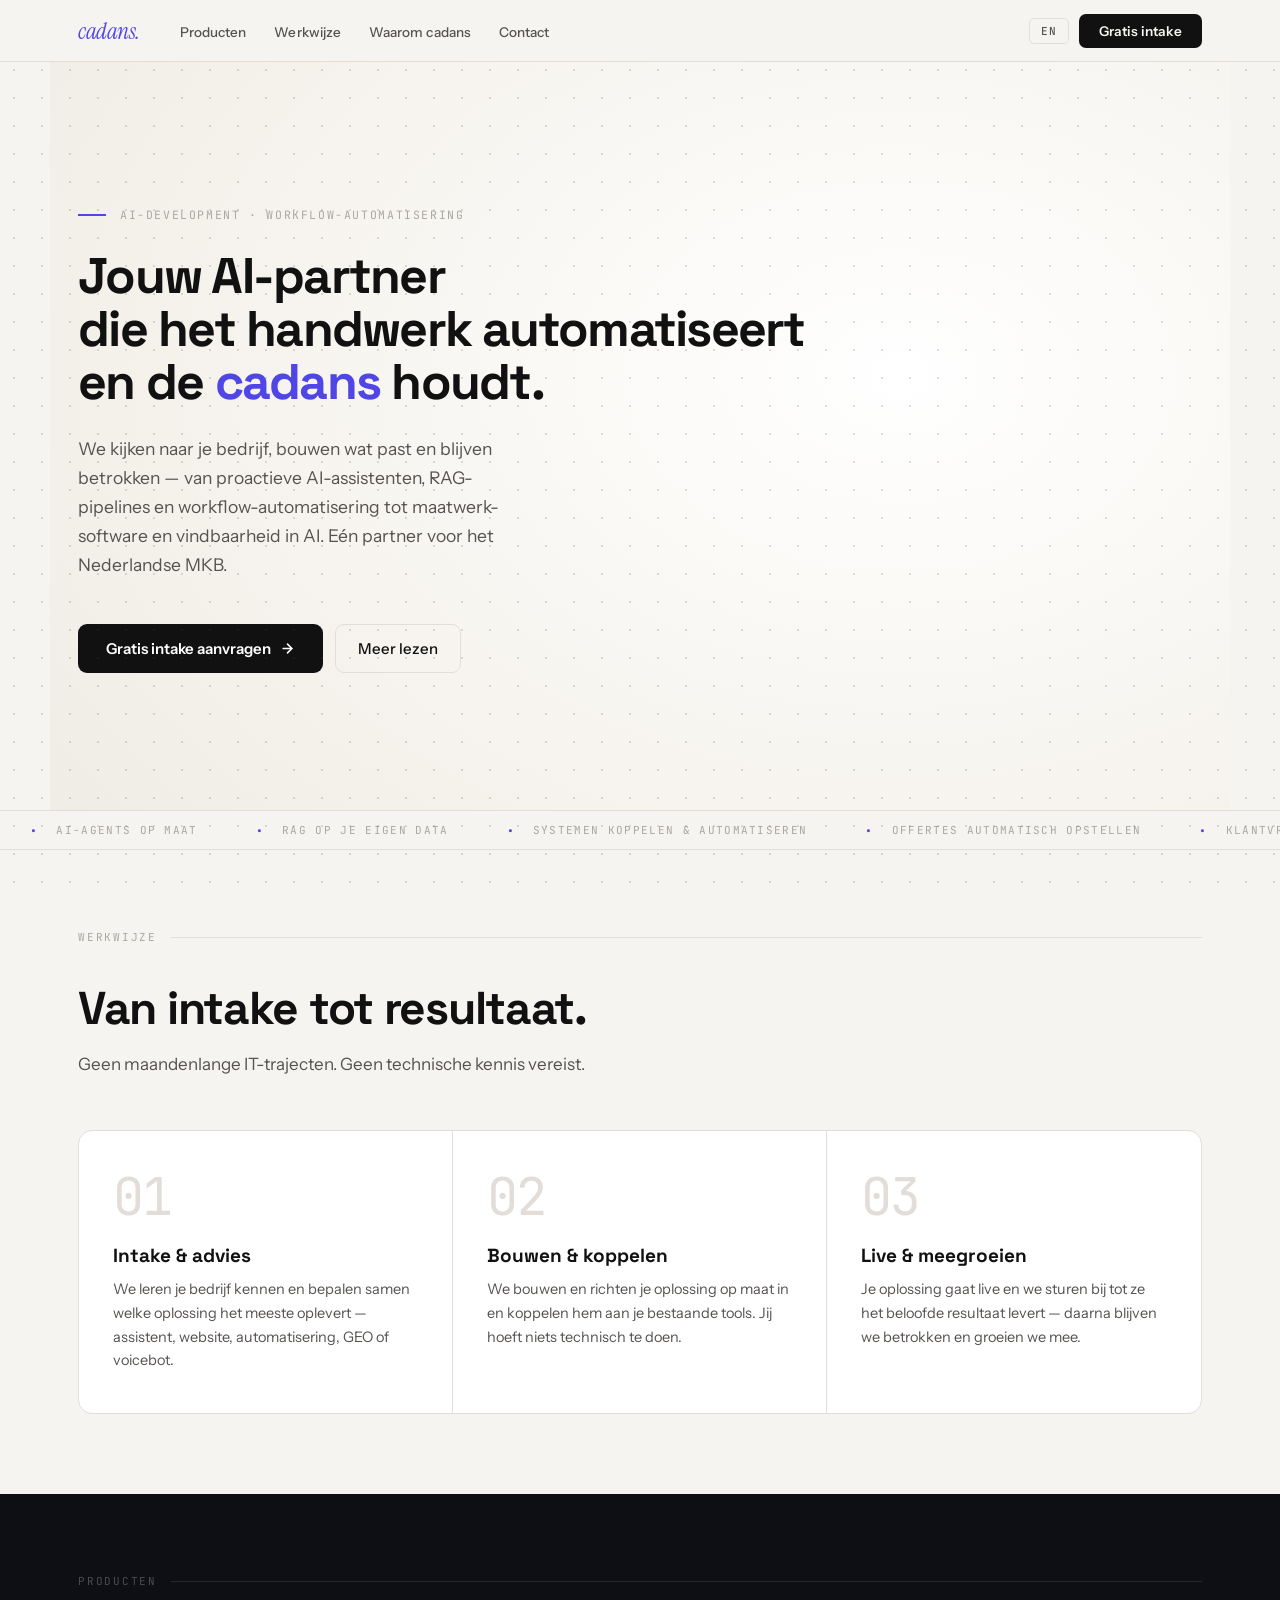
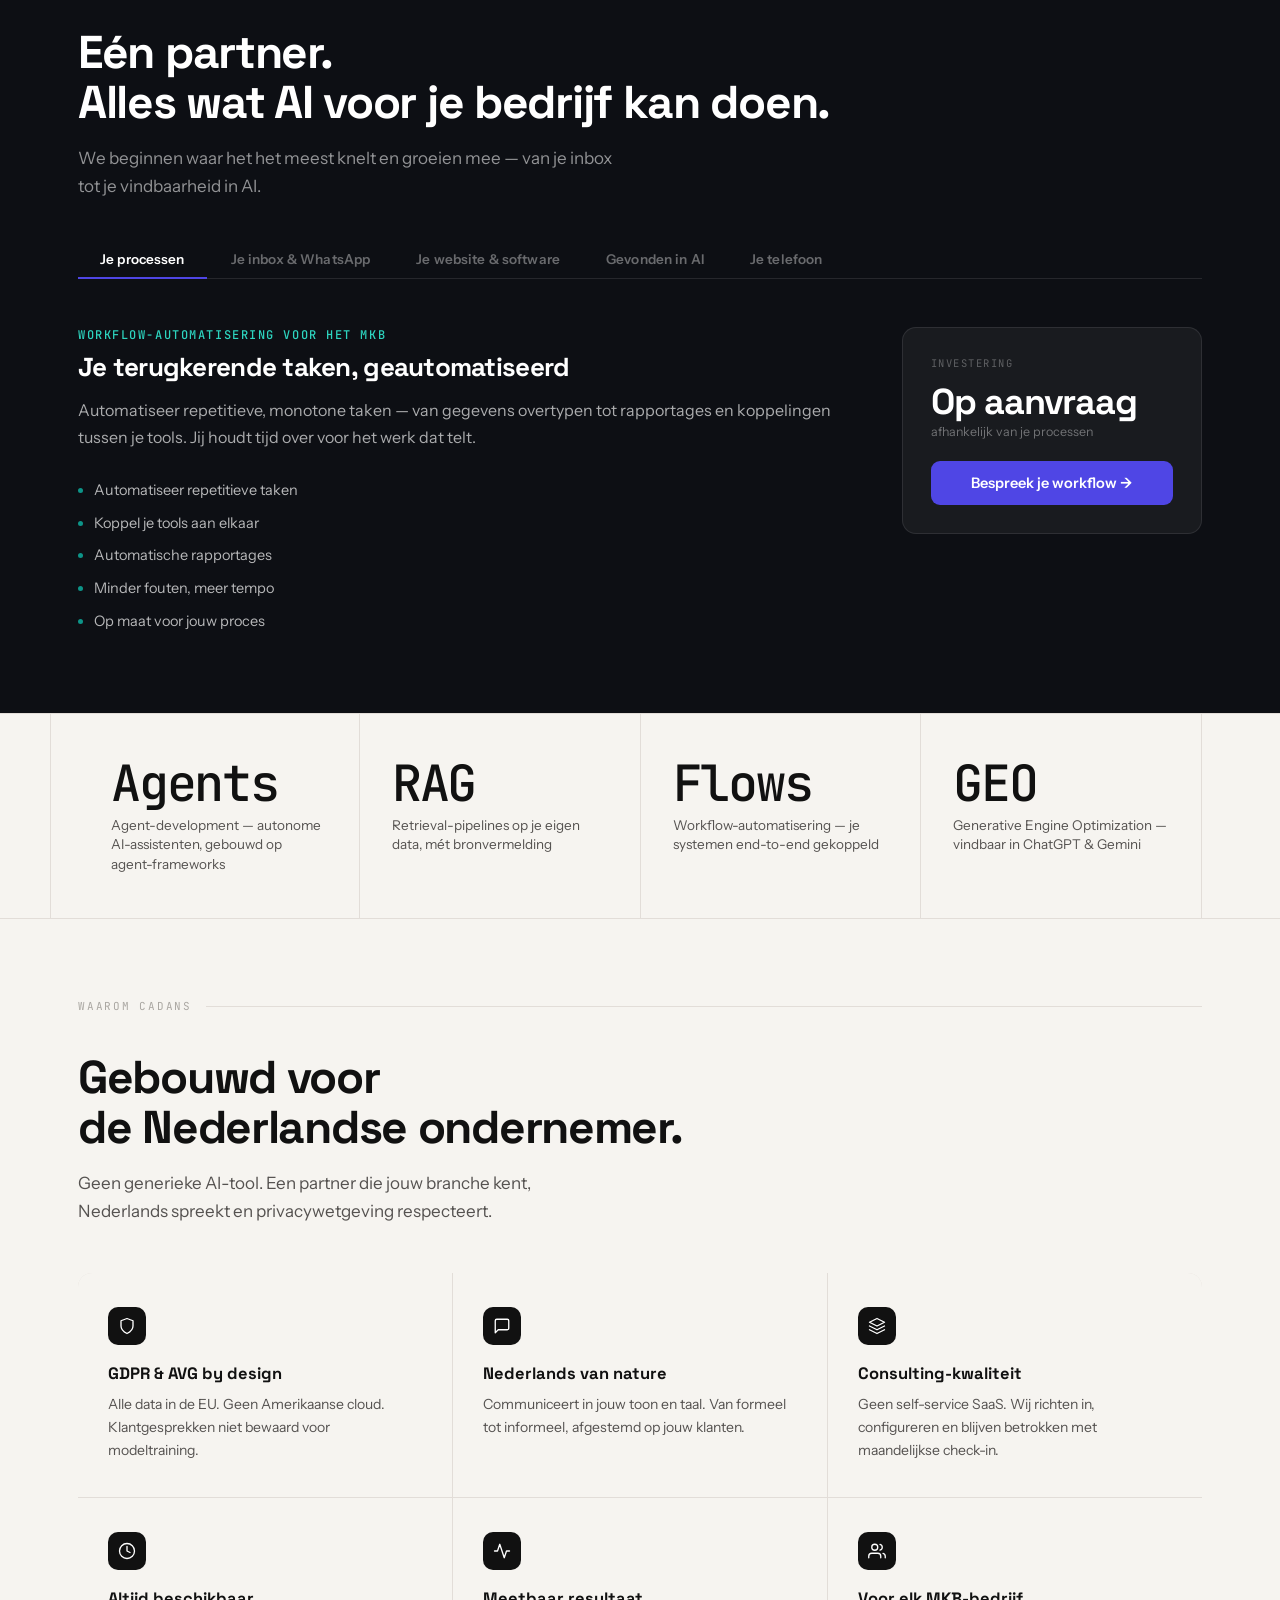
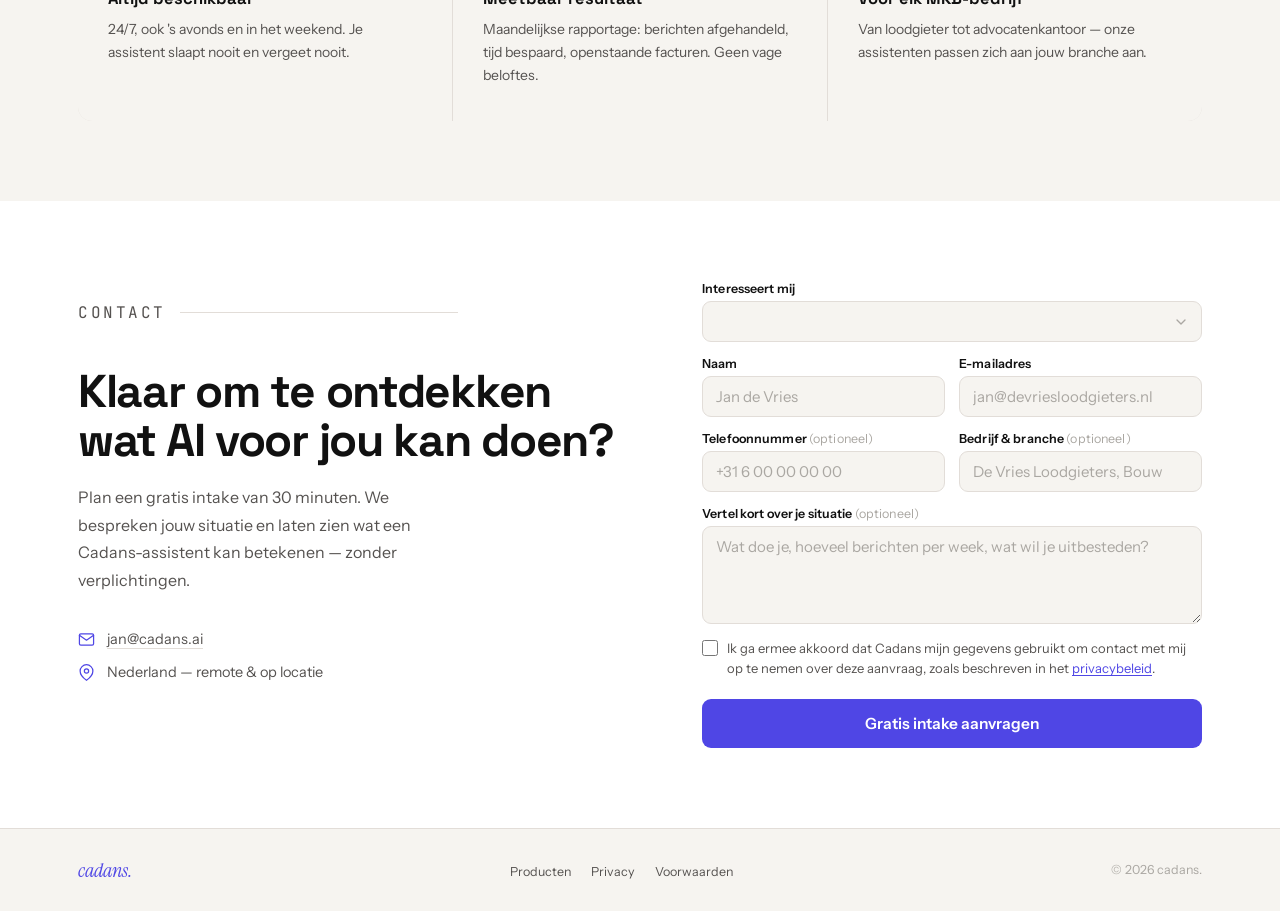
<file: landing-versions/v2-2026-08-11/index.html>
<!DOCTYPE html>
<html lang="nl">
<head>
  <meta charset="UTF-8" />
  <meta name="viewport" content="width=device-width, initial-scale=1.0" />
  <title>Cadans — AI-partner voor het MKB | AI-assistent, automatisering &amp; GEO</title>
  <meta name="description" content="Cadans is je vaste AI-partner voor het Nederlandse MKB. We bouwen wat past: AI-assistent, workflow-automatisering, maatwerk-software en vindbaarheid in AI (GEO). EU-hosting, GDPR." />
  <link rel="canonical" href="https://cadans.ai/" />
  <meta property="og:type" content="website" />
  <meta property="og:site_name" content="Cadans" />
  <meta property="og:title" content="Cadans — AI-partner voor het MKB" />
  <meta property="og:description" content="Eén AI-partner die je bedrijf in cadans houdt: AI-assistent, workflow-automatisering, maatwerk-software en vindbaarheid in AI (GEO). Voor het Nederlandse MKB." />
  <meta property="og:url" content="https://cadans.ai/" />
  <meta name="twitter:card" content="summary_large_image" />
  <meta name="twitter:title" content="Cadans — AI-partner voor het MKB" />
  <meta name="twitter:description" content="Eén AI-partner die je bedrijf in cadans houdt: AI-assistent, workflow-automatisering, maatwerk-software en GEO. Voor het Nederlandse MKB." />
  <script type="application/ld+json">
  {
    "@context": "https://schema.org",
    "@type": "ProfessionalService",
    "name": "Cadans",
    "description": "AI-partner voor het Nederlandse MKB. Cadans bouwt en beheert AI-assistenten, workflow-automatisering, maatwerk-software en vindbaarheid in AI (GEO).",
    "url": "https://cadans.ai/",
    "email": "jan@cadans.ai",
    "areaServed": { "@type": "Country", "name": "Netherlands" },
    "knowsLanguage": ["nl", "en"],
    "makesOffer": [
      {
        "@type": "Offer",
        "itemOffered": {
          "@type": "Service",
          "name": "AI-assistent voor het MKB",
          "description": "Een AI-assistent gekoppeld aan mailbox, agenda, WhatsApp en Google Drive die meeleest, antwoordt en afspraken inplant — in jouw schrijfstijl."
        }
      },
      {
        "@type": "Offer",
        "itemOffered": {
          "@type": "Service",
          "name": "Workflow-automatisering",
          "description": "Automatisering van repetitieve bedrijfsprocessen: gegevens overtypen, rapportages en koppelingen tussen je tools."
        }
      },
      {
        "@type": "Offer",
        "itemOffered": {
          "@type": "Service",
          "name": "GEO — vindbaarheid in AI",
          "description": "Generative Engine Optimization: zichtbaar en aanbevolen worden in ChatGPT, Gemini en Google's AI-overzichten."
        }
      },
      {
        "@type": "Offer",
        "itemOffered": {
          "@type": "Service",
          "name": "Websites & webapplicaties op maat",
          "description": "Snelle, moderne websites en maatwerk-webapplicaties voor het MKB."
        }
      },
      {
        "@type": "Offer",
        "itemOffered": {
          "@type": "Service",
          "name": "AI-voicebot voor reserveringen",
          "description": "Een AI-voicebot die 24/7 de telefoon opneemt, reserveringen aanneemt en vragen beantwoordt."
        }
      }
    ]
  }
  </script>
  <link rel="preconnect" href="https://fonts.googleapis.com" />
  <link rel="preconnect" href="https://fonts.gstatic.com" crossorigin />
  <link href="https://fonts.googleapis.com/css2?family=Space+Grotesk:wght@400;500;600;700&family=Instrument+Sans:wght@400;500;600&family=JetBrains+Mono:wght@400;500&family=Instrument+Serif:ital@1&display=swap" rel="stylesheet" />
  <style>
    /* ── Design tokens ── */
    :root {
      --canvas:       #F6F4F0;
      --canvas-white: #FFFFFF;
      --ink:          #111111;
      --ink-mid:      #555250;
      --ink-faint:    #AAA7A2;
      --border:       #E2DDD8;
      --indigo:       #4F46E5;
      --indigo-dk:    #3730A3;
      --teal:         #0D9488;
      --amber:        #F59E0B;
      --ink-inv:      #F6F4F0;

      --f-disp: 'Space Grotesk', sans-serif;
      --f-body: 'Instrument Sans', sans-serif;
      --f-mono: 'JetBrains Mono', monospace;
      --f-serif: 'Instrument Serif', serif;

      --nav-h: 62px;
      --max-w: 1180px;
      --ease: cubic-bezier(0.16, 1, 0.3, 1);
    }

    *, *::before, *::after { box-sizing: border-box; margin: 0; padding: 0; }
    html { font-size: 16px; scroll-behavior: smooth; }
    body {
      font-family: var(--f-body);
      background: var(--canvas);
      color: var(--ink);
      -webkit-font-smoothing: antialiased;
      overflow-x: hidden;
    }

    /* Subtle dot-grid texture */
    body::after {
      content: '';
      position: fixed;
      inset: 0;
      background-image: radial-gradient(circle, rgba(80,76,72,0.18) 1px, transparent 1px);
      background-size: 28px 28px;
      pointer-events: none;
      z-index: 0;
    }

    /* ── Navigation ── */
    .nav {
      position: sticky; top: 0; z-index: 200;
      height: var(--nav-h);
      background: rgba(246,244,240,0.9);
      backdrop-filter: blur(14px);
      -webkit-backdrop-filter: blur(14px);
      border-bottom: 1px solid var(--border);
    }

    .nav-inner {
      max-width: var(--max-w);
      margin: 0 auto;
      padding: 0 28px;
      height: 100%;
      display: flex;
      align-items: center;
      gap: 0;
    }

    .nav-logo {
      font-family: var(--f-serif);
      font-style: italic;
      font-size: 23px;
      color: var(--indigo);
      text-decoration: none;
      letter-spacing: -0.02em;
      flex-shrink: 0;
      margin-right: 40px;
    }

    .nav-links {
      display: flex;
      align-items: center;
      gap: 28px;
      list-style: none;
      flex: 1;
    }

    .nav-links a {
      font-size: 13.5px;
      font-weight: 500;
      color: var(--ink-mid);
      text-decoration: none;
      letter-spacing: 0.005em;
      transition: color 140ms;
    }
    .nav-links a:hover { color: var(--ink); }

    .nav-actions {
      display: flex;
      align-items: center;
      gap: 10px;
      margin-left: auto;
    }

    .lang-btn {
      font-family: var(--f-mono);
      font-size: 11px;
      font-weight: 500;
      letter-spacing: 0.1em;
      background: none;
      border: 1px solid var(--border);
      color: var(--ink-mid);
      padding: 5px 11px;
      border-radius: 5px;
      cursor: pointer;
      transition: all 140ms;
    }
    .lang-btn:hover { border-color: var(--ink); color: var(--ink); }

    .nav-cta {
      font-size: 13.5px;
      font-weight: 600;
      background: var(--ink);
      color: var(--canvas);
      padding: 9px 20px;
      border-radius: 7px;
      text-decoration: none;
      transition: background 140ms;
      white-space: nowrap;
    }
    .nav-cta:hover { background: var(--indigo); }

    .nav-toggle {
      display: none;
      background: none;
      border: none;
      cursor: pointer;
      padding: 8px;
      color: var(--ink);
      margin-left: 4px;
    }

    .mobile-menu {
      display: none;
      flex-direction: column;
      background: var(--canvas);
      border-top: 1px solid var(--border);
      padding: 12px 28px 20px;
      position: relative;
      z-index: 200;
    }
    .mobile-menu.open { display: flex; }
    .mobile-menu a {
      font-size: 16px;
      font-weight: 500;
      color: var(--ink);
      text-decoration: none;
      padding: 13px 0;
      border-bottom: 1px solid var(--border);
    }
    .mobile-menu a:last-child { border-bottom: none; }

    /* ── Hero ── */
    .hero {
      position: relative;
      max-width: var(--max-w);
      margin: 0 auto;
      padding: 72px 28px 64px;
      display: grid;
      grid-template-columns: 1fr;
      gap: 60px;
      align-items: center;
      min-height: calc(90vh - var(--nav-h));
      background: radial-gradient(1100px 780px at 72% 42%, #ffffff 0%, #f5f2ec 66%, #efece4 100%);
      isolation: isolate;
    }

    .hero > .hero-content { position: relative; z-index: 1; max-width: 760px; }

    .hero-eyebrow {
      font-family: var(--f-mono);
      font-size: 11.5px;
      letter-spacing: 0.14em;
      text-transform: uppercase;
      color: var(--ink-faint);
      margin-bottom: 28px;
      display: flex;
      align-items: center;
      gap: 14px;
    }
    .hero-eyebrow::before {
      content: '';
      display: block;
      width: 28px;
      height: 1.5px;
      background: var(--indigo);
      flex-shrink: 0;
    }

    .hero-headline {
      font-family: var(--f-disp);
      /* Sized for the three-line headline — the longest line must clear the
         hero-content width without wrapping mid-phrase. */
      font-size: clamp(32px, 4.6vw, 50px);
      font-weight: 800;
      line-height: 1.06;
      letter-spacing: -0.035em;
      color: var(--ink);
      margin-bottom: 26px;
    }
    .hero-headline em {
      font-style: normal;
      color: var(--indigo);
    }

    .hero-sub {
      font-size: 17.5px;
      font-weight: 400;
      line-height: 1.65;
      color: var(--ink-mid);
      max-width: 460px;
      margin-bottom: 44px;
    }

    .hero-btns {
      display: flex;
      gap: 12px;
      flex-wrap: wrap;
    }

    .btn-ink {
      display: inline-flex;
      align-items: center;
      gap: 9px;
      font-family: var(--f-body);
      font-size: 15px;
      font-weight: 600;
      background: var(--ink);
      color: white;
      padding: 14px 28px;
      border-radius: 9px;
      text-decoration: none;
      border: none;
      cursor: pointer;
      transition: background 140ms, transform 100ms;
    }
    .btn-ink:hover { background: var(--indigo); transform: translateY(-1px); }
    .btn-ink:active { transform: none; }

    .btn-outline {
      display: inline-flex;
      align-items: center;
      gap: 8px;
      font-family: var(--f-body);
      font-size: 15px;
      font-weight: 500;
      background: none;
      color: var(--ink);
      padding: 14px 22px;
      border-radius: 9px;
      text-decoration: none;
      border: 1.5px solid var(--border);
      cursor: pointer;
      transition: all 140ms;
    }
    .btn-outline:hover { border-color: var(--ink); }

    /* ── Ticker ── */
    .ticker {
      border-top: 1px solid var(--border);
      border-bottom: 1px solid var(--border);
      height: 40px;
      overflow: hidden;
      position: relative;
    }

    .ticker-track {
      display: flex;
      animation: ticker-anim 32s linear infinite;
      white-space: nowrap;
      height: 100%;
    }
    .ticker-track:hover { animation-play-state: paused; }

    .ticker-track-en {
      display: none;
    }
    html.lang-en .ticker-track-nl { display: none; }
    html.lang-en .ticker-track-en { display: flex; }

    .ticker-item {
      font-family: var(--f-mono);
      font-size: 11px;
      letter-spacing: 0.12em;
      text-transform: uppercase;
      color: var(--ink-faint);
      padding: 0 28px;
      display: flex;
      align-items: center;
      gap: 16px;
      flex-shrink: 0;
      height: 100%;
    }
    .ticker-item::before { content: '·'; color: var(--indigo); font-size: 18px; }

    @keyframes ticker-anim {
      0% { transform: translateX(0); }
      100% { transform: translateX(-50%); }
    }

    /* ── Section shell ── */
    .section {
      max-width: var(--max-w);
      margin: 0 auto;
      padding: 80px 28px;
    }

    .sec-label {
      font-family: var(--f-mono);
      font-size: 11px;
      letter-spacing: 0.16em;
      text-transform: uppercase;
      color: var(--ink-faint);
      display: flex;
      align-items: center;
      gap: 14px;
      margin-bottom: 40px;
    }
    .sec-label::after {
      content: '';
      flex: 1;
      height: 1px;
      background: var(--border);
    }

    .sec-title {
      font-family: var(--f-disp);
      font-size: clamp(28px, 3.6vw, 46px);
      font-weight: 800;
      line-height: 1.08;
      letter-spacing: -0.028em;
      color: var(--ink);
      margin-bottom: 16px;
    }

    .sec-sub {
      font-size: 17px;
      line-height: 1.65;
      color: var(--ink-mid);
      max-width: 540px;
    }

    /* ── Process ── */
    .process-grid {
      display: grid;
      grid-template-columns: repeat(3, 1fr);
      margin-top: 52px;
      border: 1px solid var(--border);
      border-radius: 14px;
      overflow: hidden;
      background: var(--canvas-white);
    }

    .process-step {
      padding: 40px 34px;
      border-right: 1px solid var(--border);
      transition: background 200ms;
    }
    .process-step:last-child { border-right: none; }
    .process-step:hover { background: var(--canvas); }

    .p-num {
      font-family: var(--f-mono);
      font-size: 52px;
      font-weight: 400;
      color: var(--border);
      line-height: 1;
      margin-bottom: 20px;
      letter-spacing: -0.04em;
      transition: color 200ms;
    }
    .process-step:hover .p-num { color: var(--indigo); }

    .p-title {
      font-family: var(--f-disp);
      font-size: 19px;
      font-weight: 700;
      color: var(--ink);
      margin-bottom: 10px;
    }

    .p-body {
      font-size: 14.5px;
      line-height: 1.65;
      color: var(--ink-mid);
    }

    /* ── Products (dark) ── */
    .products-band {
      background: #0D0F14;
      padding: 80px 0;
    }

    .products-inner {
      max-width: var(--max-w);
      margin: 0 auto;
      padding: 0 28px;
    }

    .products-band .sec-label { color: rgba(255,255,255,0.25); }
    .products-band .sec-label::after { background: rgba(255,255,255,0.1); }
    .products-band .sec-title { color: white; }
    .products-band .sec-sub { color: rgba(255,255,255,0.55); }

    .pt-tabs {
      display: flex;
      flex-wrap: wrap;
      gap: 2px;
      border-bottom: 1px solid rgba(255,255,255,0.1);
      margin: 40px 0 48px;
    }

    .pt-tab {
      font-family: var(--f-body);
      font-size: 13.5px;
      font-weight: 600;
      padding: 11px 22px;
      background: none;
      border: none;
      color: rgba(255,255,255,0.38);
      cursor: pointer;
      letter-spacing: 0.01em;
      position: relative;
      transition: color 140ms;
    }
    .pt-tab::after {
      content: '';
      position: absolute;
      bottom: -1px; left: 0; right: 0;
      height: 2px;
      background: var(--indigo);
      opacity: 0;
      transition: opacity 140ms;
    }
    .pt-tab.active { color: white; }
    .pt-tab.active::after { opacity: 1; }
    .pt-tab:hover { color: rgba(255,255,255,0.75); }

    .pt-panel { display: none; }
    .pt-panel.active { display: block; }
    .pt-panel[hidden] { display: none; }

    .pt-panel-body {
      display: grid;
      grid-template-columns: 1fr 300px;
      gap: 56px;
      align-items: start;
    }

    .pt-kw {
      font-family: var(--f-mono);
      font-size: 12px;
      font-weight: 500;
      letter-spacing: 0.13em;
      text-transform: uppercase;
      color: #2DD4BF;
      margin-bottom: 10px;
    }
    .pt-desc {
      font-size: 16px;
      line-height: 1.72;
      color: rgba(255,255,255,0.65);
      margin-bottom: 28px;
    }

    .pt-list {
      list-style: none;
      display: flex;
      flex-direction: column;
      gap: 11px;
    }

    .pt-list li {
      font-size: 14.5px;
      line-height: 1.5;
      color: rgba(255,255,255,0.7);
      display: flex;
      align-items: flex-start;
      gap: 11px;
    }

    .pt-list li::before {
      content: '';
      width: 5px; height: 5px;
      border-radius: 50%;
      background: var(--teal);
      flex-shrink: 0;
      margin-top: 8px;
    }

    .pt-card {
      background: rgba(255,255,255,0.05);
      border: 1px solid rgba(255,255,255,0.09);
      border-radius: 14px;
      padding: 28px;
    }

    .pt-card-label {
      font-family: var(--f-mono);
      font-size: 10.5px;
      letter-spacing: 0.14em;
      text-transform: uppercase;
      color: rgba(255,255,255,0.3);
      margin-bottom: 14px;
    }

    .pt-price-big {
      font-family: var(--f-disp);
      font-size: 36px;
      font-weight: 800;
      color: white;
      letter-spacing: -0.03em;
      line-height: 1;
      margin-bottom: 4px;
    }

    .pt-price-note {
      font-size: 12.5px;
      color: rgba(255,255,255,0.38);
      margin-bottom: 20px;
    }

    .pt-price-mo {
      font-family: var(--f-disp);
      font-size: 22px;
      font-weight: 700;
      color: var(--teal);
      margin-bottom: 4px;
    }

    .pt-btn {
      display: block;
      width: 100%;
      text-align: center;
      font-family: var(--f-body);
      font-size: 14.5px;
      font-weight: 600;
      background: var(--indigo);
      color: white;
      padding: 13px;
      border-radius: 9px;
      text-decoration: none;
      margin-top: 22px;
      transition: background 140ms;
    }
    .pt-btn:hover { background: var(--indigo-dk); }

    .pt-guarantee {
      display: flex;
      gap: 8px;
      align-items: flex-start;
      font-size: 12.5px;
      line-height: 1.5;
      font-weight: 500;
      color: var(--teal);
      background: rgba(13,148,136,0.10);
      border: 1px solid rgba(13,148,136,0.28);
      border-radius: 8px;
      padding: 10px 12px;
      margin-top: 18px;
    }
    .pt-guarantee svg { flex-shrink: 0; margin-top: 1px; }

    /* ── Stats grid ── */
    .stats-band {
      border-top: 1px solid var(--border);
      border-bottom: 1px solid var(--border);
    }

    .stats-grid {
      max-width: var(--max-w);
      margin: 0 auto;
      padding: 0 28px;
      display: grid;
      grid-template-columns: repeat(4, 1fr);
      border-left: 1px solid var(--border);
    }

    .stat-cell {
      padding: 44px 32px;
      border-right: 1px solid var(--border);
    }

    .stat-n {
      font-family: var(--f-mono);
      font-size: 50px;
      font-weight: 500;
      color: var(--ink);
      line-height: 1;
      letter-spacing: -0.045em;
      margin-bottom: 8px;
    }
    .stat-n sup { font-size: 22px; color: var(--indigo); vertical-align: super; }

    .stat-l {
      font-family: var(--f-body);
      font-size: 13.5px;
      line-height: 1.45;
      color: var(--ink-mid);
    }

    /* ── Why cadans ── */
    .why-grid {
      display: grid;
      grid-template-columns: repeat(3, 1fr);
      gap: 1px;
      background: var(--border);
      border-radius: 14px;
      overflow: hidden;
      margin-top: 48px;
    }

    .why-item.why-row {
      background: var(--canvas);
      padding: 34px 30px;
      transition: background 200ms;
    }
    .why-item.why-row:hover { background: var(--canvas-white); }

    .why-dot {
      width: 38px; height: 38px;
      border-radius: 10px;
      background: var(--ink);
      display: flex;
      align-items: center;
      justify-content: center;
      margin-bottom: 18px;
      transition: background 200ms;
    }
    .why-item.why-row:hover .why-dot { background: var(--indigo); }

    .why-dot svg {
      width: 18px; height: 18px;
      stroke: white;
      fill: none;
      stroke-width: 1.75;
      stroke-linecap: round;
      stroke-linejoin: round;
    }

    .why-title {
      font-family: var(--f-disp);
      font-size: 16.5px;
      font-weight: 700;
      color: var(--ink);
      margin-bottom: 9px;
    }

    .why-desc {
      font-size: 14px;
      line-height: 1.66;
      color: var(--ink-mid);
    }

    /* ── Contact ── */
    .contact-band { background: var(--canvas-white); }

    .contact-inner {
      max-width: var(--max-w);
      margin: 0 auto;
      padding: 80px 28px;
      display: grid;
      grid-template-columns: 1fr 500px;
      gap: 80px;
      align-items: start;
    }

    .contact-copy p {
      font-size: 16px;
      line-height: 1.72;
      color: var(--ink-mid);
      margin-top: 18px;
      max-width: 380px;
    }

    .contact-items {
      margin-top: 36px;
      display: flex;
      flex-direction: column;
      gap: 14px;
    }

    .contact-item {
      display: flex;
      align-items: center;
      gap: 12px;
      font-size: 14.5px;
      color: var(--ink-mid);
    }

    .contact-item a {
      color: inherit;
      text-decoration: none;
      border-bottom: 1px solid var(--border);
      transition: color 140ms, border-color 140ms;
    }
    .contact-item a:hover { color: var(--indigo); border-color: var(--indigo); }

    .contact-item svg {
      width: 17px; height: 17px;
      stroke: var(--indigo);
      fill: none;
      stroke-width: 1.75;
      stroke-linecap: round;
      stroke-linejoin: round;
      flex-shrink: 0;
    }

    /* Form */
    .contact-form {
      display: flex;
      flex-direction: column;
      gap: 14px;
    }

    .f-row { display: grid; grid-template-columns: 1fr 1fr; gap: 14px; }

    .f-group { display: flex; flex-direction: column; gap: 5px; }

    .f-group label {
      font-family: var(--f-body);
      font-size: 12.5px;
      font-weight: 600;
      color: var(--ink);
      letter-spacing: 0.01em;
    }

    .f-opt { font-weight: 400; color: var(--ink-faint); }

    .f-group input,
    .f-group select,
    .f-group textarea {
      font-family: var(--f-body);
      font-size: 15px;
      color: var(--ink);
      background: var(--canvas);
      border: 1.5px solid var(--border);
      border-radius: 9px;
      padding: 10px 13px;
      outline: none;
      transition: border-color 140ms, background 140ms;
      -webkit-appearance: none;
      appearance: none;
    }

    .f-group select {
      background-image: url("data:image/svg+xml,%3Csvg xmlns='http://www.w3.org/2000/svg' width='16' height='16' viewBox='0 0 24 24' fill='none' stroke='%23AAA7A2' stroke-width='2' stroke-linecap='round' stroke-linejoin='round'%3E%3Cpolyline points='6 9 12 15 18 9'%3E%3C/polyline%3E%3C/svg%3E");
      background-repeat: no-repeat;
      background-position: right 12px center;
      padding-right: 36px;
      cursor: pointer;
    }

    .f-group textarea { resize: vertical; min-height: 96px; }

    .f-group input:focus,
    .f-group select:focus,
    .f-group textarea:focus {
      border-color: var(--indigo);
      background: white;
    }

    .f-group input::placeholder,
    .f-group textarea::placeholder { color: var(--ink-faint); }

    .f-submit {
      font-family: var(--f-body);
      font-size: 15.5px;
      font-weight: 600;
      background: var(--indigo);
      color: white;
      border: none;
      padding: 15px;
      border-radius: 9px;
      cursor: pointer;
      transition: background 140ms, transform 100ms;
      width: 100%;
      margin-top: 6px;
    }
    .f-submit:hover { background: var(--indigo-dk); transform: translateY(-1px); }
    .f-submit:disabled { background: var(--teal); cursor: default; transform: none; }
    .f-submit.is-sending { background: var(--ink-faint); cursor: wait; transform: none; }

    /* Honeypot — off-screen for humans, still filled in by naive bots. */
    .f-hp {
      position: absolute;
      left: -9999px;
      width: 1px; height: 1px;
      overflow: hidden;
    }

    .f-consent {
      display: flex;
      align-items: flex-start;
      gap: 9px;
      font-size: 13px;
      line-height: 1.55;
      color: var(--ink-mid);
    }
    .f-consent input[type="checkbox"] {
      flex-shrink: 0;
      width: 16px; height: 16px;
      margin-top: 2px;
      accent-color: var(--indigo);
      cursor: pointer;
    }
    .f-consent label { cursor: pointer; }
    .f-consent a { color: var(--indigo); text-underline-offset: 2px; }

    .f-status {
      display: none;
      font-size: 13.5px;
      line-height: 1.5;
      padding: 10px 13px;
      border-radius: 9px;
    }
    .f-status.is-error {
      display: block;
      color: #9F1239;
      background: #FFF1F2;
      border: 1px solid #FECDD3;
    }
    .f-status.is-ok {
      display: block;
      color: #115E59;
      background: #F0FDFA;
      border: 1px solid #99F6E4;
    }

    /* ── Footer ── */
    .footer-strip {
      border-top: 1px solid var(--border);
    }
    .footer-inner {
      max-width: var(--max-w);
      margin: 0 auto;
      padding: 28px;
      display: flex;
      align-items: center;
      justify-content: space-between;
      flex-wrap: wrap;
      gap: 14px;
    }

    .footer-logo {
      font-family: var(--f-serif);
      font-style: italic;
      font-size: 20px;
      color: var(--indigo);
    }

    .footer-copy {
      font-size: 12.5px;
      color: var(--ink-faint);
    }

    .footer-links {
      display: flex;
      gap: 20px;
      list-style: none;
    }

    .footer-links a {
      font-size: 12.5px;
      color: var(--ink-mid);
      text-decoration: none;
      transition: color 140ms;
    }
    .footer-links a:hover { color: var(--ink); }

    /* ── Lang toggle ── */
    .en-only { display: none; }
    html.lang-en .nl-only { display: none !important; }
    html.lang-en .en-only { display: revert; }
    html.lang-en span.en-only,
    html.lang-en a.en-only,
    html.lang-en button.en-only { display: inline; }
    html.lang-en li.en-only { display: list-item; }

    /* ── Reveal animation ── */
    .reveal {
      opacity: 0;
      transform: translateY(22px);
      transition: opacity 580ms var(--ease), transform 580ms var(--ease);
    }
    .reveal.visible { opacity: 1; transform: none; }

    /* Hero entrance */
    .hero-content > * {
      animation: hero-in 700ms var(--ease) both;
    }
    .hero-content .hero-eyebrow { animation-delay: 0ms; }
    .hero-content .hero-headline { animation-delay: 60ms; }
    .hero-content .hero-sub { animation-delay: 120ms; }
    .hero-content .hero-btns { animation-delay: 180ms; }

    @keyframes hero-in {
      from { opacity: 0; transform: translateY(18px); }
      to   { opacity: 1; transform: none; }
    }

    /* ── Responsive ── */
    @media (max-width: 920px) {
      .hero { grid-template-columns: 1fr; min-height: auto; padding: 48px 24px 40px; gap: 44px; }
      .process-grid { grid-template-columns: 1fr; border-radius: 10px; }
      .process-step { border-right: none; border-bottom: 1px solid var(--border); }
      .process-step:last-child { border-bottom: none; }
      .pt-panel-body { grid-template-columns: 1fr; }
      .stats-grid { grid-template-columns: repeat(2, 1fr); }
      .why-grid { grid-template-columns: repeat(2, 1fr); }
      .contact-inner { grid-template-columns: 1fr; gap: 40px; }
    }

    @media (max-width: 620px) {
      .nav-links { display: none; }
      .nav-cta { display: none; }
      .nav-toggle { display: flex; }
      /* Let the headline wrap naturally on phones — the forced three-line
         break needs more width than a phone has. */
      .hero-headline { font-size: 31px; }
      .hero-headline br { display: none; }
      .stats-grid { grid-template-columns: repeat(2, 1fr); }
      .stat-cell { padding: 30px 20px; }
      .stat-n { font-size: 38px; }
      .why-grid { grid-template-columns: 1fr; }
      .f-row { grid-template-columns: 1fr; }
      .section { padding: 60px 20px; }
      .products-inner { padding: 0 20px; }
      .footer-inner { flex-direction: column; align-items: flex-start; }
      .pt-tabs { overflow-x: auto; scrollbar-width: none; -webkit-overflow-scrolling: touch; }
      .pt-tabs::-webkit-scrollbar { display: none; }
    }
  </style>
</head>
<body>

  <!-- NAV -->
  <header>
    <div class="nav">
      <div class="nav-inner">
        <a href="/" class="nav-logo" aria-label="cadans. home">cadans.</a>
        <nav aria-label="Hoofdmenu">
          <ul class="nav-links">
            <li><a href="#producten"><span class="nl-only">Producten</span><span class="en-only">Products</span></a></li>
            <li><a href="#werkwijze"><span class="nl-only">Werkwijze</span><span class="en-only">How it works</span></a></li>
            <li><a href="#waarom"><span class="nl-only">Waarom cadans</span><span class="en-only">Why cadans</span></a></li>
            <li><a href="#contact">Contact</a></li>
          </ul>
        </nav>
        <div class="nav-actions">
          <button class="lang-btn" id="lang-btn" aria-label="Switch to English">EN</button>
          <a href="#contact" class="nav-cta">
            <span class="nl-only">Gratis intake</span>
            <span class="en-only">Free consultation</span>
          </a>
          <button class="nav-toggle" aria-label="Menu openen" aria-expanded="false" aria-controls="mobile-menu">
            <svg width="20" height="20" viewBox="0 0 24 24" fill="none" stroke="currentColor" stroke-width="2.5" stroke-linecap="round" aria-hidden="true">
              <line x1="3" y1="6" x2="21" y2="6"/><line x1="3" y1="12" x2="21" y2="12"/><line x1="3" y1="18" x2="21" y2="18"/>
            </svg>
          </button>
        </div>
      </div>
    </div>
    <nav class="mobile-menu" id="mobile-menu" aria-label="Mobiel menu" aria-hidden="true">
      <a href="#producten"><span class="nl-only">Producten</span><span class="en-only">Products</span></a>
      <a href="#werkwijze"><span class="nl-only">Werkwijze</span><span class="en-only">How it works</span></a>
      <a href="#waarom"><span class="nl-only">Waarom cadans</span><span class="en-only">Why cadans</span></a>
      <a href="#contact">Contact</a>
    </nav>
  </header>

  <main>

    <!-- ── HERO ── -->
    <section class="hero" aria-labelledby="h1">
      <div class="hero-content">
        <p class="hero-eyebrow">
          <span class="nl-only">AI-development · Workflow-automatisering</span>
          <span class="en-only">AI development · Workflow automation</span>
        </p>
        <h1 class="hero-headline" id="h1">
          <span class="nl-only">Jouw AI-partner <br>die het handwerk automatiseert <br>en de <em>cadans</em> houdt.</span>
          <span class="en-only">Your AI partner <br>that automates the manual work <br>and keeps the <em>rhythm.</em></span>
        </h1>
        <p class="hero-sub">
          <span class="nl-only">We kijken naar je bedrijf, bouwen wat past en blijven betrokken — van proactieve AI-assistenten, RAG-pipelines en workflow-automatisering tot maatwerk-software en vindbaarheid in AI. Eén partner voor het Nederlandse MKB.</span>
          <span class="en-only">We look at your business, build what fits and stay involved — from proactive AI assistants, RAG pipelines and workflow automation to custom software and AI visibility. One partner for Dutch SMEs.</span>
        </p>
        <div class="hero-btns">
          <a href="#contact" class="btn-ink">
            <span class="nl-only">Gratis intake aanvragen</span>
            <span class="en-only">Request free consultation</span>
            <svg width="15" height="15" viewBox="0 0 24 24" fill="none" stroke="currentColor" stroke-width="2.5" stroke-linecap="round" stroke-linejoin="round" aria-hidden="true"><path d="M5 12h14"/><path d="m12 5 7 7-7 7"/></svg>
          </a>
          <a href="#producten" class="btn-outline">
            <span class="nl-only">Meer lezen</span>
            <span class="en-only">Learn more</span>
          </a>
        </div>
      </div>

    </section>

    <!-- ── TICKER ── -->
    <div class="ticker" aria-hidden="true">
      <div class="ticker-track ticker-track-nl">
        <span class="ticker-item">AI-agents op maat</span>
        <span class="ticker-item">RAG op je eigen data</span>
        <span class="ticker-item">Systemen koppelen &amp; automatiseren</span>
        <span class="ticker-item">Offertes automatisch opstellen</span>
        <span class="ticker-item">Klantvragen 24/7 afhandelen</span>
        <span class="ticker-item">Vindbaar in ChatGPT (GEO)</span>
        <span class="ticker-item">Maatwerk-software &amp; dashboards</span>
        <span class="ticker-item">AI-agents op maat</span>
        <span class="ticker-item">RAG op je eigen data</span>
        <span class="ticker-item">Systemen koppelen &amp; automatiseren</span>
        <span class="ticker-item">Offertes automatisch opstellen</span>
        <span class="ticker-item">Klantvragen 24/7 afhandelen</span>
        <span class="ticker-item">Vindbaar in ChatGPT (GEO)</span>
        <span class="ticker-item">Maatwerk-software &amp; dashboards</span>
      </div>
      <div class="ticker-track ticker-track-en">
        <span class="ticker-item">Custom AI agents</span>
        <span class="ticker-item">RAG on your own data</span>
        <span class="ticker-item">System integrations &amp; automation</span>
        <span class="ticker-item">Quotes drafted automatically</span>
        <span class="ticker-item">24/7 customer questions</span>
        <span class="ticker-item">Findable in ChatGPT (GEO)</span>
        <span class="ticker-item">Custom software &amp; dashboards</span>
        <span class="ticker-item">Custom AI agents</span>
        <span class="ticker-item">RAG on your own data</span>
        <span class="ticker-item">System integrations &amp; automation</span>
        <span class="ticker-item">Quotes drafted automatically</span>
        <span class="ticker-item">24/7 customer questions</span>
        <span class="ticker-item">Findable in ChatGPT (GEO)</span>
        <span class="ticker-item">Custom software &amp; dashboards</span>
      </div>
    </div>

    <!-- ── PROCESS ── -->
    <section class="section" id="werkwijze" aria-labelledby="h-process">
      <p class="sec-label"><span class="nl-only">Werkwijze</span><span class="en-only">How it works</span></p>
      <h2 class="sec-title" id="h-process">
        <span class="nl-only">Van intake tot resultaat.</span>
        <span class="en-only">From intake to result.</span>
      </h2>
      <p class="sec-sub">
        <span class="nl-only">Geen maandenlange IT-trajecten. Geen technische kennis vereist.</span>
        <span class="en-only">No months-long IT projects. No technical knowledge required.</span>
      </p>
      <div class="process-grid">
        <div class="process-step">
          <div class="p-num">01</div>
          <h3 class="p-title"><span class="nl-only">Intake & advies</span><span class="en-only">Discovery & advice</span></h3>
          <p class="p-body">
            <span class="nl-only">We leren je bedrijf kennen en bepalen samen welke oplossing het meeste oplevert — assistent, website, automatisering, GEO of voicebot.</span>
            <span class="en-only">We get to know your business and decide together which solution delivers the most — assistant, website, automation, GEO or voice bot.</span>
          </p>
        </div>
        <div class="process-step">
          <div class="p-num">02</div>
          <h3 class="p-title"><span class="nl-only">Bouwen & koppelen</span><span class="en-only">Build & integrate</span></h3>
          <p class="p-body">
            <span class="nl-only">We bouwen en richten je oplossing op maat in en koppelen hem aan je bestaande tools. Jij hoeft niets technisch te doen.</span>
            <span class="en-only">We build and configure your solution and connect it to your existing tools. Nothing technical required from you.</span>
          </p>
        </div>
        <div class="process-step">
          <div class="p-num">03</div>
          <h3 class="p-title"><span class="nl-only">Live & meegroeien</span><span class="en-only">Live & grow</span></h3>
          <p class="p-body">
            <span class="nl-only">Je oplossing gaat live en we sturen bij tot ze het beloofde resultaat levert — daarna blijven we betrokken en groeien we mee.</span>
            <span class="en-only">Your solution goes live and we tune it until it delivers the promised result — then we stay involved and grow with you.</span>
          </p>
        </div>
      </div>
    </section>

    <!-- ── PRODUCTS (dark) ── -->
    <div class="products-band" id="producten">
      <div class="products-inner">
        <p class="sec-label"><span class="nl-only">Producten</span><span class="en-only">Products</span></p>
        <h2 class="sec-title">
          <span class="nl-only">Eén partner.<br>Alles wat AI voor je bedrijf kan doen.</span>
          <span class="en-only">One partner.<br>Everything AI can do for your business.</span>
        </h2>
        <p class="sec-sub">
          <span class="nl-only">We beginnen waar het het meest knelt en groeien mee — van je inbox tot je vindbaarheid in AI.</span>
          <span class="en-only">We start where it hurts most and grow from there — from your inbox to your visibility in AI.</span>
        </p>

        <div class="pt-tabs" role="tablist">
          <button class="pt-tab active" role="tab" id="tab-automation" data-tab="automation" aria-selected="true" aria-controls="panel-automation"><span class="nl-only">Je processen</span><span class="en-only">Your processes</span></button>
          <button class="pt-tab" role="tab" id="tab-pa" data-tab="pa" aria-selected="false" aria-controls="panel-pa"><span class="nl-only">Je inbox &amp; WhatsApp</span><span class="en-only">Your inbox &amp; WhatsApp</span></button>
          <button class="pt-tab" role="tab" id="tab-webdev" data-tab="webdev" aria-selected="false" aria-controls="panel-webdev"><span class="nl-only">Je website &amp; software</span><span class="en-only">Your website &amp; software</span></button>
          <button class="pt-tab" role="tab" id="tab-geo" data-tab="geo" aria-selected="false" aria-controls="panel-geo"><span class="nl-only">Gevonden in AI</span><span class="en-only">Found in AI</span></button>
          <button class="pt-tab" role="tab" id="tab-voice" data-tab="voice" aria-selected="false" aria-controls="panel-voice"><span class="nl-only">Je telefoon</span><span class="en-only">Your phone</span></button>
        </div>

        <!-- PA -->
        <div class="pt-panel" id="panel-pa" role="tabpanel" aria-labelledby="tab-pa" hidden>
          <div class="pt-panel-body reveal">
            <div>
              <p class="pt-kw"><span class="nl-only">AI-assistent voor het MKB</span><span class="en-only">AI assistant for SMEs</span></p>
              <h3 class="sec-title" style="font-size:26px;color:white;margin-bottom:16px;">
                <span class="nl-only">Je inbox en WhatsApp, afgehandeld</span>
                <span class="en-only">Your inbox and WhatsApp, handled</span>
              </h3>
              <p class="pt-desc">
                <span class="nl-only">Een AI-assistent in jouw schrijfstijl, gekoppeld aan je mailbox, agenda, WhatsApp en Google Drive. Hij leest mee, antwoordt, plant afspraken in en houdt je elke ochtend op de hoogte. Jij beslist, de assistent voert uit.</span>
                <span class="en-only">An AI assistant in your own writing style, connected to your mailbox, calendar, WhatsApp and Google Drive. It reads along, replies, schedules appointments and briefs you every morning. You decide, the assistant executes.</span>
              </p>
              <ul class="pt-list">
                <li><span class="nl-only">Schrijft in jouw eigen stijl</span><span class="en-only">Writes in your own style</span></li>
                <li><span class="nl-only">Gekoppeld aan mailbox, agenda & WhatsApp</span><span class="en-only">Connected to mailbox, calendar & WhatsApp</span></li>
                <li><span class="nl-only">Doorzoekt en gebruikt je Google Drive</span><span class="en-only">Searches and uses your Google Drive</span></li>
                <li><span class="nl-only">Plant afspraken in en volgt op</span><span class="en-only">Schedules appointments and follows up</span></li>
                <li><span class="nl-only">Dagelijkse samenvatting om 08:00 · EU-servers</span><span class="en-only">Daily summary at 08:00 · EU servers</span></li>
              </ul>
            </div>
            <div class="pt-card">
              <p class="pt-card-label"><span class="nl-only">Investering</span><span class="en-only">Investment</span></p>
              <p class="pt-price-big"><span class="nl-only">Op aanvraag</span><span class="en-only">On request</span></p>
              <p class="pt-price-note"><span class="nl-only">afhankelijk van je wensen</span><span class="en-only">depends on your needs</span></p>
              <a href="#contact" class="pt-btn nl-only">Gratis intake →</a>
              <a href="#contact" class="pt-btn en-only">Free consultation →</a>
            </div>
          </div>
        </div>

        <!-- Webdev -->
        <div class="pt-panel" id="panel-webdev" role="tabpanel" aria-labelledby="tab-webdev" hidden>
          <div class="pt-panel-body reveal">
            <div>
              <p class="pt-kw"><span class="nl-only">Websites &amp; webapplicaties op maat</span><span class="en-only">Custom websites &amp; web apps</span></p>
              <h3 class="sec-title" style="font-size:26px;color:white;margin-bottom:16px;">
                <span class="nl-only">Je website en software, gebouwd</span>
                <span class="en-only">Your website and software, built</span>
              </h3>
              <p class="pt-desc">
                <span class="nl-only">We bouwen snelle, moderne websites en webapplicaties — van landingspagina tot maatwerk-tool. Strak ontwerp, scherpe prijs, opgeleverd zonder gedoe.</span>
                <span class="en-only">We build fast, modern websites and web applications — from landing page to custom tool. Clean design, sharp price, delivered without the hassle.</span>
              </p>
              <ul class="pt-list">
                <li><span class="nl-only">Websites & landingspagina's</span><span class="en-only">Websites & landing pages</span></li>
                <li><span class="nl-only">Maatwerk webapplicaties</span><span class="en-only">Custom web applications</span></li>
                <li><span class="nl-only">Snel, responsive & SEO-klaar</span><span class="en-only">Fast, responsive & SEO-ready</span></li>
                <li><span class="nl-only">Scherpe, concurrerende projectprijs</span><span class="en-only">Sharp, competitive project pricing</span></li>
                <li><span class="nl-only">Onderhoud & hosting mogelijk</span><span class="en-only">Maintenance & hosting available</span></li>
              </ul>
            </div>
            <div class="pt-card">
              <p class="pt-card-label"><span class="nl-only">Investering</span><span class="en-only">Investment</span></p>
              <p class="pt-price-big"><span class="nl-only">Op maat</span><span class="en-only">Custom</span></p>
              <p class="pt-price-note"><span class="nl-only">scherpe projectprijs — offerte binnen 48u</span><span class="en-only">competitive project pricing — quote within 48h</span></p>
              <p class="pt-guarantee">
                <svg width="15" height="15" viewBox="0 0 24 24" fill="none" stroke="currentColor" stroke-width="2.2" stroke-linecap="round" stroke-linejoin="round" aria-hidden="true"><path d="M12 22s8-4 8-10V5l-8-3-8 3v7c0 6 8 10 8 10z"/><path d="m9 12 2 2 4-4"/></svg>
                <span><span class="nl-only">Niet tevreden na het prototype? Dan betaal je niets.</span><span class="en-only">Not satisfied after the prototype? Then you pay nothing.</span></span>
              </p>
              <a href="#contact" class="pt-btn nl-only">Vraag een offerte →</a>
              <a href="#contact" class="pt-btn en-only">Request a quote →</a>
            </div>
          </div>
        </div>

        <!-- GEO -->
        <div class="pt-panel" id="panel-geo" role="tabpanel" aria-labelledby="tab-geo" hidden>
          <div class="pt-panel-body reveal">
            <div>
              <p class="pt-kw"><span class="nl-only">GEO — vindbaarheid in AI</span><span class="en-only">GEO — visibility in AI</span></p>
              <h3 class="sec-title" style="font-size:26px;color:white;margin-bottom:16px;">
                <span class="nl-only">Gevonden worden in ChatGPT &amp; AI</span>
                <span class="en-only">Get found in ChatGPT &amp; AI</span>
              </h3>
              <p class="pt-desc">
                <span class="nl-only">Steeds meer klanten zoeken via ChatGPT, Gemini en Google's AI-overzichten. Met GEO — Generative Engine Optimization — vergroten we de vindbaarheid van jouw bedrijf in die LLM's, zodat je genoemd én aanbevolen wordt.</span>
                <span class="en-only">More and more customers search via ChatGPT, Gemini and Google's AI overviews. With GEO — Generative Engine Optimization — we grow your business's visibility inside those LLMs, so you get named and recommended.</span>
              </p>
              <ul class="pt-list">
                <li><span class="nl-only">Zichtbaar in ChatGPT, Gemini & AI-zoek</span><span class="en-only">Visible in ChatGPT, Gemini & AI search</span></li>
                <li><span class="nl-only">Content die AI-modellen citeren</span><span class="en-only">Content that AI models cite</span></li>
                <li><span class="nl-only">Gestructureerde data & vermeldingen</span><span class="en-only">Structured data & citations</span></li>
                <li><span class="nl-only">Meting van je AI-zichtbaarheid</span><span class="en-only">Measurement of your AI visibility</span></li>
                <li><span class="nl-only">Doorlopende optimalisatie</span><span class="en-only">Continuous optimization</span></li>
              </ul>
            </div>
            <div class="pt-card">
              <p class="pt-card-label"><span class="nl-only">Investering</span><span class="en-only">Investment</span></p>
              <p class="pt-price-big"><span class="nl-only">Op aanvraag</span><span class="en-only">On request</span></p>
              <p class="pt-price-note"><span class="nl-only">afhankelijk van je markt & concurrentie</span><span class="en-only">depends on your market & competition</span></p>
              <a href="#contact" class="pt-btn nl-only">Check je AI-vindbaarheid →</a>
              <a href="#contact" class="pt-btn en-only">Check your AI visibility →</a>
            </div>
          </div>
        </div>

        <!-- Voice -->
        <div class="pt-panel" id="panel-voice" role="tabpanel" aria-labelledby="tab-voice" hidden>
          <div class="pt-panel-body reveal">
            <div>
              <p class="pt-kw"><span class="nl-only">AI-voicebot voor reserveringen</span><span class="en-only">AI voice bot for bookings</span></p>
              <h3 class="sec-title" style="font-size:26px;color:white;margin-bottom:16px;">
                <span class="nl-only">Je telefoon neemt altijd op</span>
                <span class="en-only">Your phone always answers</span>
              </h3>
              <p class="pt-desc">
                <span class="nl-only">Een AI-voicebot die de telefoon 24/7 opneemt, reserveringen aanneemt en vragen beantwoordt. Zo loop je nooit meer een reservering mis — en dus geen klant.</span>
                <span class="en-only">An AI voice bot that answers the phone 24/7, takes bookings and answers questions. So you never miss a reservation again — and never a customer.</span>
              </p>
              <ul class="pt-list">
                <li><span class="nl-only">Neemt de telefoon 24/7 op</span><span class="en-only">Answers the phone 24/7</span></li>
                <li><span class="nl-only">Reserveringen direct ingepland</span><span class="en-only">Bookings scheduled instantly</span></li>
                <li><span class="nl-only">Beantwoordt veelgestelde vragen</span><span class="en-only">Answers common questions</span></li>
                <li><span class="nl-only">Nooit meer een gemiste oproep</span><span class="en-only">Never miss a call again</span></li>
                <li><span class="nl-only">Koppeling met je agenda</span><span class="en-only">Connects to your calendar</span></li>
              </ul>
            </div>
            <div class="pt-card">
              <p class="pt-card-label"><span class="nl-only">Investering</span><span class="en-only">Investment</span></p>
              <p class="pt-price-big"><span class="nl-only">Op aanvraag</span><span class="en-only">On request</span></p>
              <p class="pt-price-note"><span class="nl-only">afhankelijk van je belvolume</span><span class="en-only">depends on your call volume</span></p>
              <a href="#contact" class="pt-btn nl-only">Plan een demo →</a>
              <a href="#contact" class="pt-btn en-only">Book a demo →</a>
            </div>
          </div>
        </div>

        <!-- Automation -->
        <div class="pt-panel active" id="panel-automation" role="tabpanel" aria-labelledby="tab-automation">
          <div class="pt-panel-body reveal">
            <div>
              <p class="pt-kw"><span class="nl-only">Workflow-automatisering voor het MKB</span><span class="en-only">Workflow automation for SMEs</span></p>
              <h3 class="sec-title" style="font-size:26px;color:white;margin-bottom:16px;">
                <span class="nl-only">Je terugkerende taken, geautomatiseerd</span>
                <span class="en-only">Your recurring tasks, automated</span>
              </h3>
              <p class="pt-desc">
                <span class="nl-only">Automatiseer repetitieve, monotone taken — van gegevens overtypen tot rapportages en koppelingen tussen je tools. Jij houdt tijd over voor het werk dat telt.</span>
                <span class="en-only">Automate repetitive, monotonous tasks — from re-typing data to reports and connecting your tools. You free up time for the work that matters.</span>
              </p>
              <ul class="pt-list">
                <li><span class="nl-only">Automatiseer repetitieve taken</span><span class="en-only">Automate repetitive tasks</span></li>
                <li><span class="nl-only">Koppel je tools aan elkaar</span><span class="en-only">Connect your tools together</span></li>
                <li><span class="nl-only">Automatische rapportages</span><span class="en-only">Automated reporting</span></li>
                <li><span class="nl-only">Minder fouten, meer tempo</span><span class="en-only">Fewer errors, more speed</span></li>
                <li><span class="nl-only">Op maat voor jouw proces</span><span class="en-only">Tailored to your process</span></li>
              </ul>
            </div>
            <div class="pt-card">
              <p class="pt-card-label"><span class="nl-only">Investering</span><span class="en-only">Investment</span></p>
              <p class="pt-price-big"><span class="nl-only">Op aanvraag</span><span class="en-only">On request</span></p>
              <p class="pt-price-note"><span class="nl-only">afhankelijk van je processen</span><span class="en-only">depends on your processes</span></p>
              <a href="#contact" class="pt-btn nl-only">Bespreek je workflow →</a>
              <a href="#contact" class="pt-btn en-only">Discuss your workflow →</a>
            </div>
          </div>
        </div>
      </div>
    </div>

    <!-- ── STATS ── -->
    <div class="stats-band">
      <div class="stats-grid">
        <div class="stat-cell">
          <div class="stat-n">Agents</div>
          <div class="stat-l"><span class="nl-only">Agent-development — autonome AI-assistenten, gebouwd op agent-frameworks</span><span class="en-only">Agent development — autonomous AI assistants, built on agent frameworks</span></div>
        </div>
        <div class="stat-cell">
          <div class="stat-n">RAG</div>
          <div class="stat-l"><span class="nl-only">Retrieval-pipelines op je eigen data, mét bronvermelding</span><span class="en-only">Retrieval pipelines over your own data, with source citations</span></div>
        </div>
        <div class="stat-cell">
          <div class="stat-n">Flows</div>
          <div class="stat-l"><span class="nl-only">Workflow-automatisering — je systemen end-to-end gekoppeld</span><span class="en-only">Workflow automation — your systems connected end-to-end</span></div>
        </div>
        <div class="stat-cell">
          <div class="stat-n">GEO</div>
          <div class="stat-l"><span class="nl-only">Generative Engine Optimization — vindbaar in ChatGPT &amp; Gemini</span><span class="en-only">Generative Engine Optimization — findable in ChatGPT &amp; Gemini</span></div>
        </div>
      </div>
    </div>

    <!-- ── WHY CADANS ── -->
    <section class="section" id="waarom" aria-labelledby="h-why">
      <p class="sec-label"><span class="nl-only">Waarom cadans</span><span class="en-only">Why cadans</span></p>
      <h2 class="sec-title" id="h-why">
        <span class="nl-only">Gebouwd voor<br>de Nederlandse ondernemer.</span>
        <span class="en-only">Built for<br>the Dutch entrepreneur.</span>
      </h2>
      <p class="sec-sub">
        <span class="nl-only">Geen generieke AI-tool. Een partner die jouw branche kent, Nederlands spreekt en privacywetgeving respecteert.</span>
        <span class="en-only">Not a generic AI tool. A partner that knows your sector, speaks Dutch, and respects privacy law.</span>
      </p>
      <div class="why-grid">
        <div class="why-item why-row">
          <div class="why-dot"><svg viewBox="0 0 24 24"><path d="M12 22s8-4 8-10V5l-8-3-8 3v7c0 6 8 10 8 10z"/></svg></div>
          <h3 class="why-title"><span class="nl-only">GDPR & AVG by design</span><span class="en-only">GDPR & privacy by design</span></h3>
          <p class="why-desc"><span class="nl-only">Alle data in de EU. Geen Amerikaanse cloud. Klantgesprekken niet bewaard voor modeltraining.</span><span class="en-only">All data in the EU. No American cloud. Customer conversations not retained for model training.</span></p>
        </div>
        <div class="why-item why-row">
          <div class="why-dot"><svg viewBox="0 0 24 24"><path d="M21 15a2 2 0 0 1-2 2H7l-4 4V5a2 2 0 0 1 2-2h14a2 2 0 0 1 2 2z"/></svg></div>
          <h3 class="why-title"><span class="nl-only">Nederlands van nature</span><span class="en-only">Naturally Dutch</span></h3>
          <p class="why-desc"><span class="nl-only">Communiceert in jouw toon en taal. Van formeel tot informeel, afgestemd op jouw klanten.</span><span class="en-only">Communicates in your tone and language. From formal to informal, tuned to your customers.</span></p>
        </div>
        <div class="why-item why-row">
          <div class="why-dot"><svg viewBox="0 0 24 24"><path d="M12 2L2 7l10 5 10-5-10-5zM2 17l10 5 10-5M2 12l10 5 10-5"/></svg></div>
          <h3 class="why-title"><span class="nl-only">Consulting-kwaliteit</span><span class="en-only">Consulting quality</span></h3>
          <p class="why-desc"><span class="nl-only">Geen self-service SaaS. Wij richten in, configureren en blijven betrokken met maandelijkse check-in.</span><span class="en-only">No self-service SaaS. We set up, configure, and stay involved with monthly check-in.</span></p>
        </div>
        <div class="why-item why-row">
          <div class="why-dot"><svg viewBox="0 0 24 24"><circle cx="12" cy="12" r="10"/><polyline points="12 6 12 12 16 14"/></svg></div>
          <h3 class="why-title"><span class="nl-only">Altijd beschikbaar</span><span class="en-only">Always available</span></h3>
          <p class="why-desc"><span class="nl-only">24/7, ook 's avonds en in het weekend. Je assistent slaapt nooit en vergeet nooit.</span><span class="en-only">24/7, evenings and weekends included. Your assistant never sleeps and never forgets.</span></p>
        </div>
        <div class="why-item why-row">
          <div class="why-dot"><svg viewBox="0 0 24 24"><polyline points="22 12 18 12 15 21 9 3 6 12 2 12"/></svg></div>
          <h3 class="why-title"><span class="nl-only">Meetbaar resultaat</span><span class="en-only">Measurable results</span></h3>
          <p class="why-desc"><span class="nl-only">Maandelijkse rapportage: berichten afgehandeld, tijd bespaard, openstaande facturen. Geen vage beloftes.</span><span class="en-only">Monthly reporting: messages handled, time saved, outstanding invoices. No vague promises.</span></p>
        </div>
        <div class="why-item why-row">
          <div class="why-dot"><svg viewBox="0 0 24 24"><path d="M17 21v-2a4 4 0 0 0-4-4H5a4 4 0 0 0-4 4v2"/><circle cx="9" cy="7" r="4"/><path d="M23 21v-2a4 4 0 0 0-3-3.87"/><path d="M16 3.13a4 4 0 0 1 0 7.75"/></svg></div>
          <h3 class="why-title"><span class="nl-only">Voor elk MKB-bedrijf</span><span class="en-only">For every SME</span></h3>
          <p class="why-desc"><span class="nl-only">Van loodgieter tot advocatenkantoor — onze assistenten passen zich aan jouw branche aan.</span><span class="en-only">From plumber to law firm — our assistants adapt to your industry and workflow.</span></p>
        </div>
      </div>
    </section>

    <!-- ── CONTACT ── -->
    <div class="contact-band" id="contact">
      <div class="contact-inner">
        <div class="contact-copy">
          <p class="sec-label"><span class="nl-only">Contact</span><span class="en-only">Contact</span></p>
          <h2 class="sec-title">
            <span class="nl-only">Klaar om te ontdekken<br>wat AI voor jou kan doen?</span>
            <span class="en-only">Ready to discover<br>what AI can do for you?</span>
          </h2>
          <p>
            <span class="nl-only">Plan een gratis intake van 30 minuten. We bespreken jouw situatie en laten zien wat een Cadans-assistent kan betekenen — zonder verplichtingen.</span>
            <span class="en-only">Schedule a free 30-minute intake. We'll discuss your situation and show what a Cadans assistant can do — no obligations.</span>
          </p>
          <div class="contact-items">
            <div class="contact-item">
              <svg viewBox="0 0 24 24"><path d="M4 4h16c1.1 0 2 .9 2 2v12c0 1.1-.9 2-2 2H4c-1.1 0-2-.9-2-2V6c0-1.1.9-2 2-2z"/><polyline points="22,6 12,13 2,6"/></svg>
              <a href="mailto:jan@cadans.ai">jan@cadans.ai</a>
            </div>
            <div class="contact-item">
              <svg viewBox="0 0 24 24"><path d="M21 10c0 7-9 13-9 13s-9-6-9-13a9 9 0 0 1 18 0z"/><circle cx="12" cy="10" r="3"/></svg>
              <span><span class="nl-only">Nederland — remote & op locatie</span><span class="en-only">Netherlands — remote & on-site</span></span>
            </div>
          </div>
        </div>

        <form class="contact-form" novalidate>
          <div class="f-group">
            <label for="f-interest"><span class="nl-only">Interesseert mij</span><span class="en-only">I'm interested in</span></label>
            <select id="f-interest" name="interest" required>
              <option value="" disabled selected></option>
              <option value="pa" data-nl="WhatsApp PA: AI-assistent" data-en="WhatsApp PA: AI assistant">WhatsApp PA: AI-assistent</option>
              <option value="webdev" data-nl="Website of webapplicatie" data-en="Website or web app">Website of webapplicatie</option>
              <option value="geo" data-nl="GEO: vindbaarheid in AI" data-en="GEO: findability in AI">GEO: vindbaarheid in AI</option>
              <option value="voice" data-nl="Voice-assistent voor reserveringen" data-en="Voice assistant for bookings">Voice-assistent voor reserveringen</option>
              <option value="automation" data-nl="Workflow-automatisering" data-en="Workflow automation">Workflow-automatisering</option>
              <option value="unknown" data-nl="Weet ik nog niet" data-en="Not sure yet">Weet ik nog niet</option>
            </select>
          </div>
          <div class="f-row">
            <div class="f-group">
              <label for="f-name"><span class="nl-only">Naam</span><span class="en-only">Name</span></label>
              <input type="text" id="f-name" name="name" required data-nl-ph="Jan de Vries" data-en-ph="John Smith" placeholder="Jan de Vries" />
            </div>
            <div class="f-group">
              <label for="f-email"><span class="nl-only">E-mailadres</span><span class="en-only">Email address</span></label>
              <input type="email" id="f-email" name="email" required autocomplete="email" data-nl-ph="jan@devriesloodgieters.nl" data-en-ph="john@smithandsons.com" placeholder="jan@devriesloodgieters.nl" />
            </div>
          </div>
          <div class="f-row">
            <div class="f-group">
              <label for="f-phone"><span class="nl-only">Telefoonnummer <span class="f-opt">(optioneel)</span></span><span class="en-only">Phone number <span class="f-opt">(optional)</span></span></label>
              <input type="tel" id="f-phone" name="phone" autocomplete="tel" data-nl-ph="+31 6 00 00 00 00" data-en-ph="+31 6 00 00 00 00" placeholder="+31 6 00 00 00 00" />
            </div>
            <div class="f-group">
              <label for="f-company"><span class="nl-only">Bedrijf &amp; branche <span class="f-opt">(optioneel)</span></span><span class="en-only">Company &amp; sector <span class="f-opt">(optional)</span></span></label>
              <input type="text" id="f-company" name="company" data-nl-ph="De Vries Loodgieters, Bouw" data-en-ph="Smith &amp; Sons, Construction" placeholder="De Vries Loodgieters, Bouw" />
            </div>
          </div>
          <div class="f-group">
            <label for="f-msg"><span class="nl-only">Vertel kort over je situatie <span class="f-opt">(optioneel)</span></span><span class="en-only">Tell us about your situation <span class="f-opt">(optional)</span></span></label>
            <textarea id="f-msg" name="message" rows="4"
              data-nl-ph="Wat doe je, hoeveel berichten per week, wat wil je uitbesteden?"
              data-en-ph="What do you do, how many messages per week, what to outsource?"
              placeholder="Wat doe je, hoeveel berichten per week, wat wil je uitbesteden?"></textarea>
          </div>

          <!-- Honeypot: hidden from humans, so anything here means a bot.
               Deliberately named nothing a password manager or form-filler
               would recognise — an autofilled value here would silently
               discard a real lead. -->
          <div class="f-hp" aria-hidden="true">
            <input type="text" id="f-hp-2" name="f_hp_2" tabindex="-1" autocomplete="off" />
          </div>

          <div class="f-consent">
            <input type="checkbox" id="f-consent" name="consent" required />
            <label for="f-consent">
              <span class="nl-only">Ik ga ermee akkoord dat Cadans mijn gegevens gebruikt om contact met mij op te nemen over deze aanvraag, zoals beschreven in het <a href="/privacy">privacybeleid</a>.</span>
              <span class="en-only">I agree that Cadans may use my details to contact me about this request, as described in the <a href="/privacy">privacy policy</a>.</span>
            </label>
          </div>

          <p class="f-status" id="f-status" role="status" aria-live="polite"></p>

          <button type="submit" class="f-submit">
            <span class="nl-only">Gratis intake aanvragen</span>
            <span class="en-only">Request free consultation</span>
          </button>
        </form>
      </div>
    </div>

  </main>

  <!-- FOOTER -->
  <footer class="footer-strip">
    <div class="footer-inner">
      <span class="footer-logo">cadans.</span>
      <ul class="footer-links">
        <li><a href="#producten"><span class="nl-only">Producten</span><span class="en-only">Products</span></a></li>
        <li><a href="/privacy">Privacy</a></li>
        <li><a href="#"><span class="nl-only">Voorwaarden</span><span class="en-only">Terms</span></a></li>
      </ul>
      <span class="footer-copy">© 2026 cadans.</span>
    </div>
  </footer>
  <script src="home.js"></script>
  <script src="lang.js"></script>
</body>
</html>
</file>
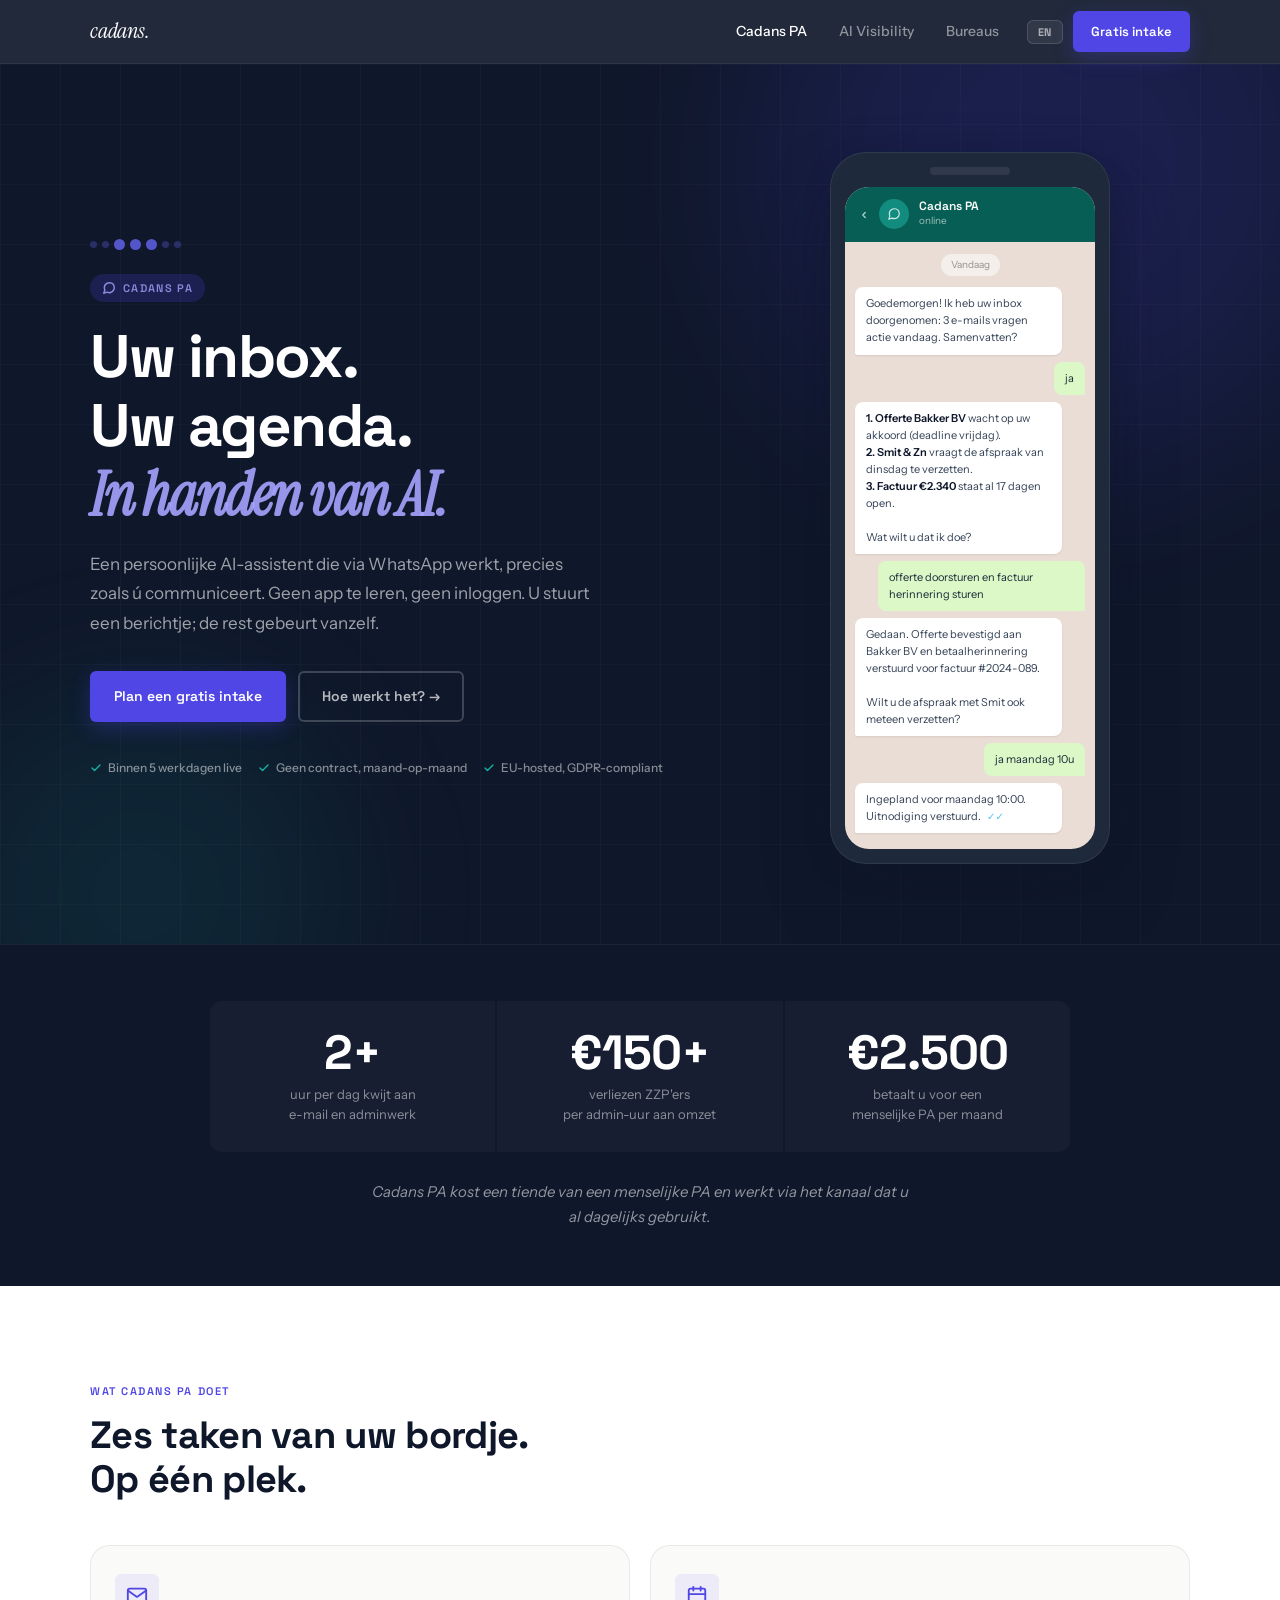
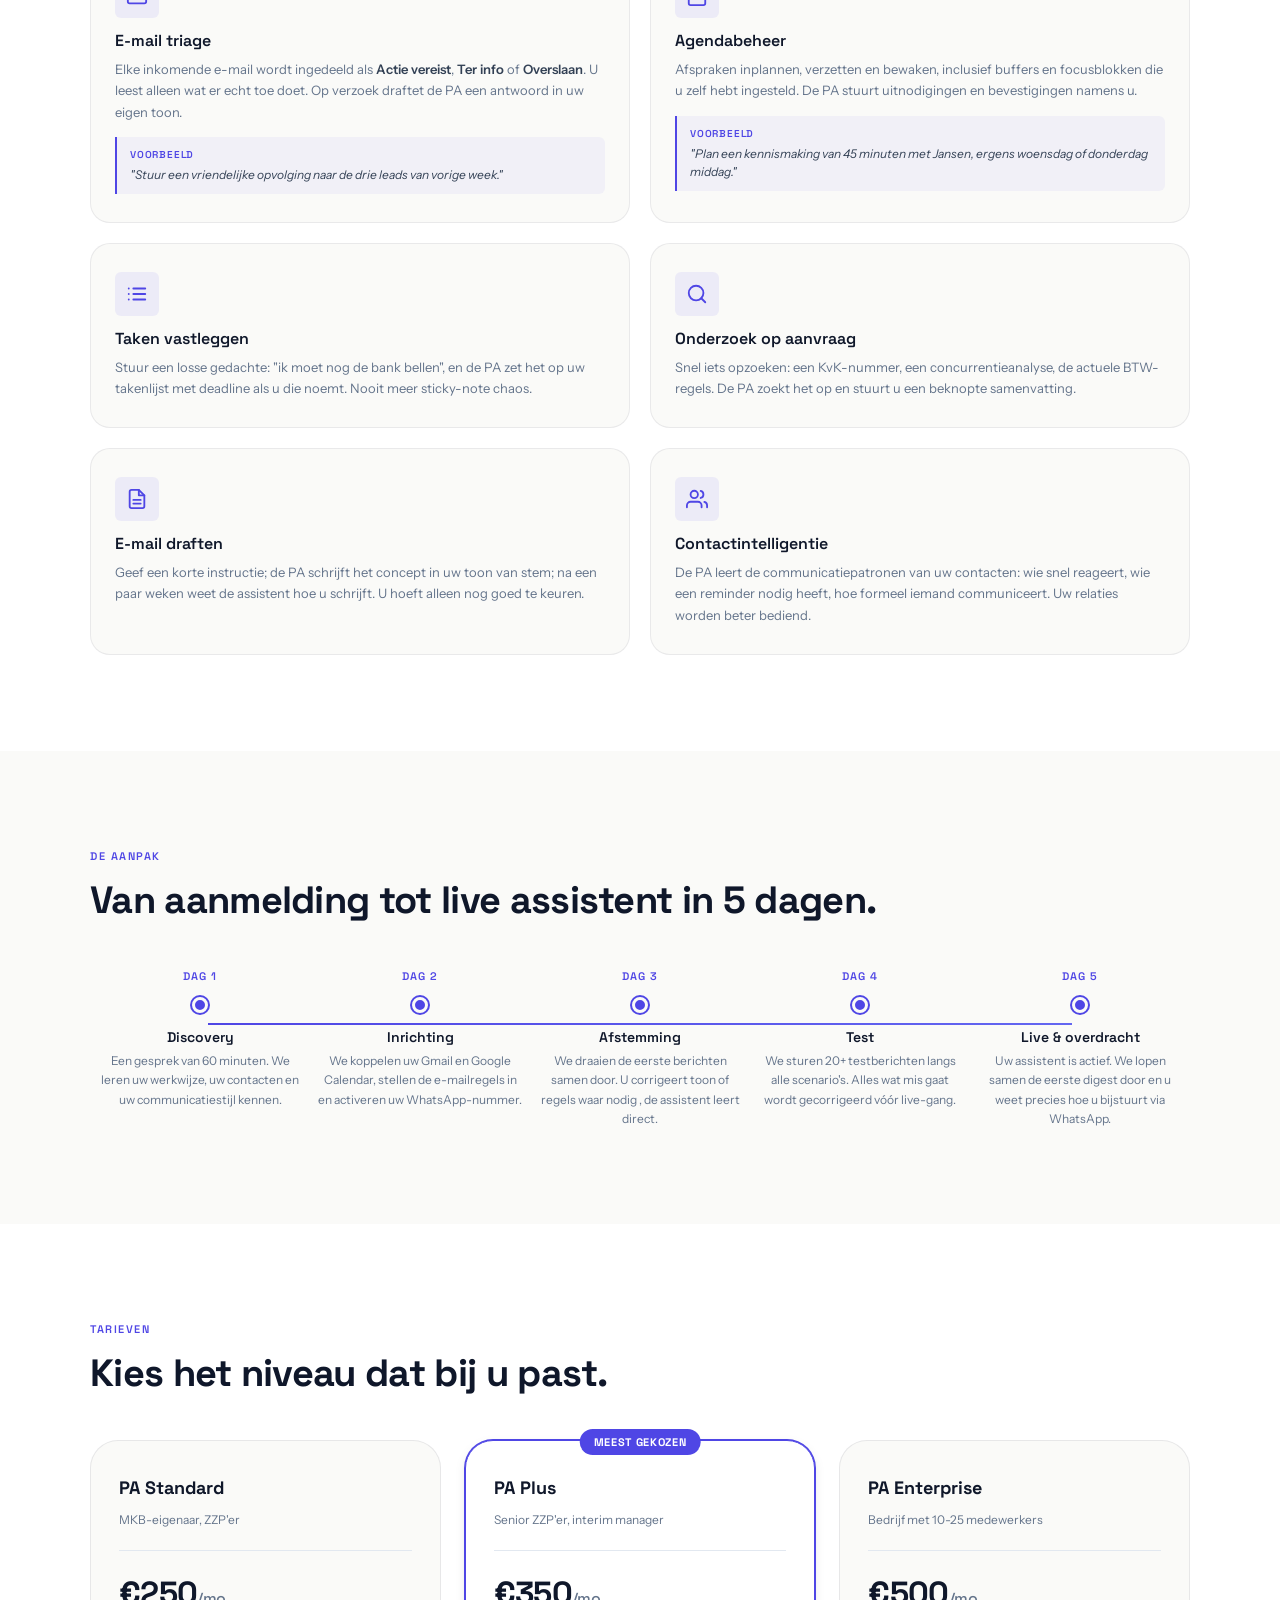
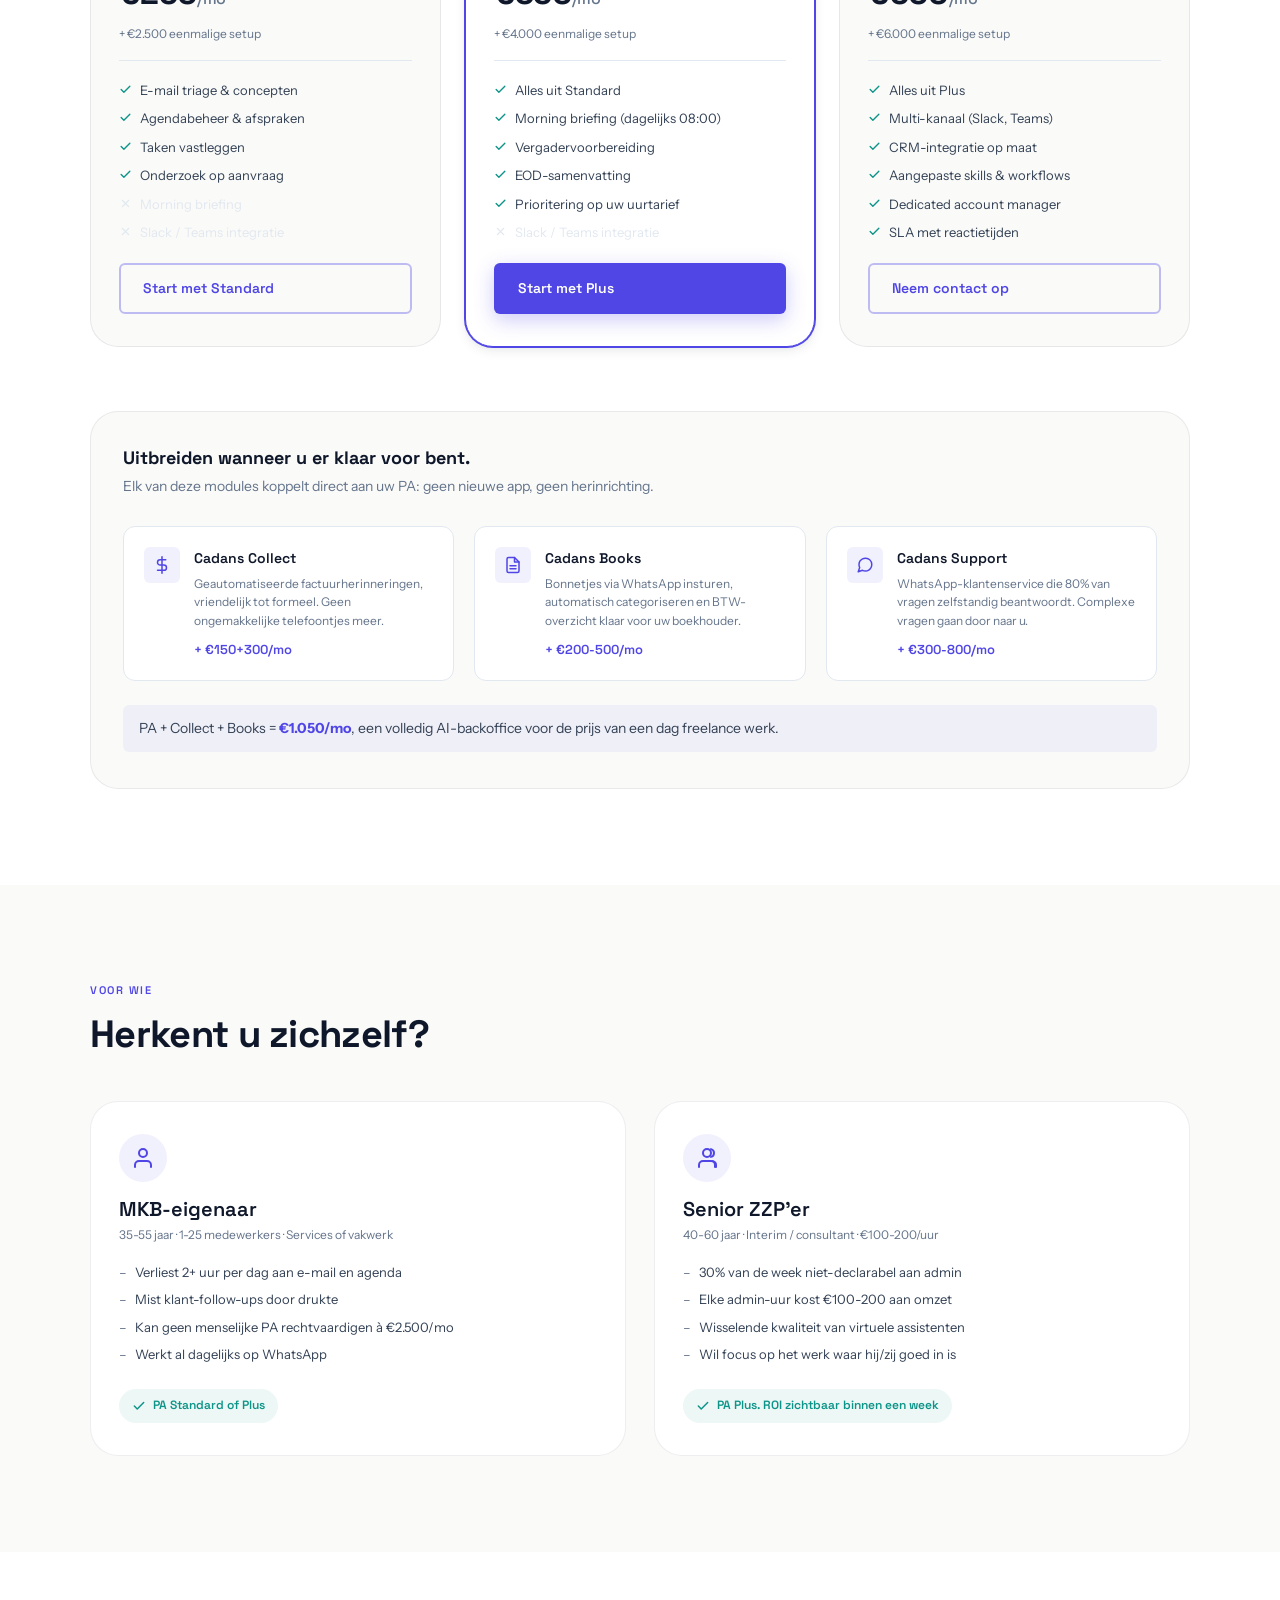
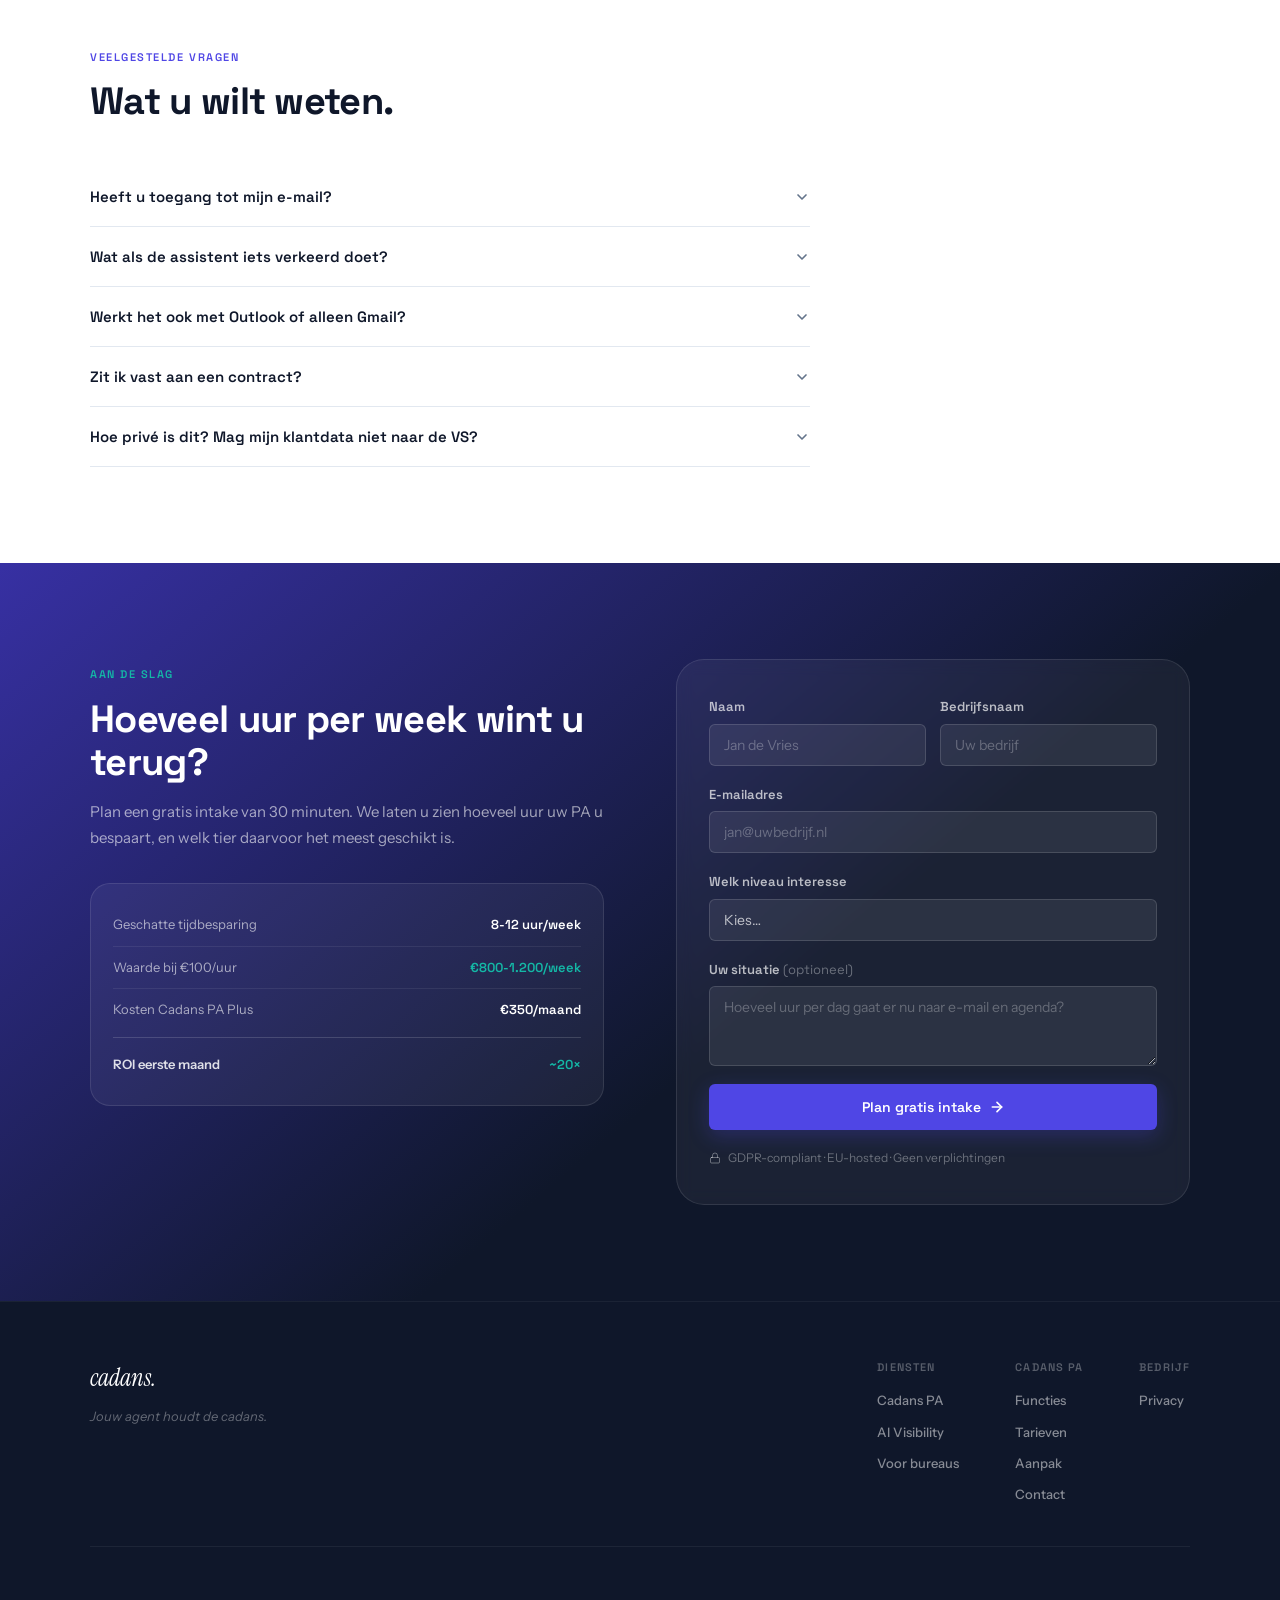
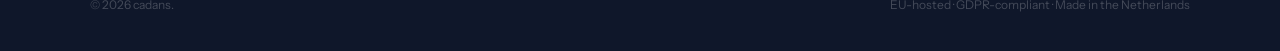
<file: landing/assistent/index.html>
<!DOCTYPE html>
<html lang="nl">
<head>
  <meta charset="UTF-8" />
  <meta name="viewport" content="width=device-width, initial-scale=1.0" />
  <title>Cadans PA: Uw AI-assistent op WhatsApp</title>
  <meta name="description" content="Cadans PA neemt uw e-mail, agenda en adminwerk over via WhatsApp. Persoonlijk ingericht, binnen 5 werkdagen live. Vanaf €250/maand." />
  <link rel="canonical" href="https://cadans.ai/assistent" />
  <link rel="preconnect" href="https://fonts.googleapis.com" />
  <link rel="preconnect" href="https://fonts.gstatic.com" crossorigin />
  <link href="https://fonts.googleapis.com/css2?family=Space+Grotesk:wght@400;500;600;700&family=Instrument+Sans:wght@400;500;600&family=Instrument+Serif:ital@1&display=swap" rel="stylesheet" />
  <link rel="stylesheet" href="style.css" />
</head>
<body>

  <!-- NAV -->
  <header class="nav" role="banner">
    <a href="/" class="nav-logo" aria-label="cadans. home">cadans.</a>
    <nav class="nav-links" aria-label="Hoofdnavigatie">
      <a href="/assistent" class="nav-active">Cadans PA</a>
      <a href="/geo">AI Visibility</a>
      <a href="/bureaus">Bureaus</a>
    </nav>
    <button class="lang-btn" id="lang-btn" aria-label="Switch to English">EN</button>
    <a href="#contact" class="btn-primary btn-sm">
      <span class="nl-only">Gratis intake</span><span class="en-only">Free consultation</span>
    </a>
    <button class="nav-toggle" aria-label="Menu openen" aria-expanded="false" aria-controls="mobile-menu">
      <svg width="20" height="20" viewBox="0 0 24 24" fill="none" stroke="currentColor" stroke-width="2.5" stroke-linecap="round" aria-hidden="true"><line x1="3" y1="6" x2="21" y2="6"/><line x1="3" y1="12" x2="21" y2="12"/><line x1="3" y1="18" x2="21" y2="18"/></svg>
    </button>
  </header>
  <div class="mobile-menu" id="mobile-menu" aria-hidden="true">
    <a href="/assistent">Cadans PA</a>
    <a href="/geo">AI Visibility</a>
    <a href="/bureaus">Bureaus</a>
    <a href="#contact" class="btn-primary">Gratis intake</a>
  </div>

  <!-- HERO -->
  <section class="hero" aria-labelledby="hero-heading">
    <div class="hero-bg" aria-hidden="true">
      <div class="hero-glow-1"></div>
      <div class="hero-glow-2"></div>
      <div class="hero-grid"></div>
    </div>
    <div class="container hero-inner">
      <div class="hero-text">
        <div class="pulse-motif" aria-hidden="true">
          <span class="dot dot-sm"></span><span class="dot dot-sm"></span>
          <span class="dot dot-lg"></span><span class="dot dot-lg"></span><span class="dot dot-lg"></span>
          <span class="dot dot-sm"></span><span class="dot dot-sm"></span>
        </div>
        <div class="hero-kicker">
          <svg width="14" height="14" viewBox="0 0 24 24" fill="none" stroke="currentColor" stroke-width="2.5" stroke-linecap="round" stroke-linejoin="round" aria-hidden="true"><path d="M21 11.5a8.38 8.38 0 0 1-.9 3.8 8.5 8.5 0 0 1-7.6 4.7 8.38 8.38 0 0 1-3.8-.9L3 21l1.9-5.7a8.38 8.38 0 0 1-.9-3.8 8.5 8.5 0 0 1 4.7-7.6 8.38 8.38 0 0 1 3.8-.9h.5a8.48 8.48 0 0 1 8 8v.5z"/></svg>
          Cadans PA
        </div>
        <h1 id="hero-heading">Uw inbox.<br />Uw agenda.<br /><em>In handen van AI.</em></h1>
        <p class="hero-sub">
          Een persoonlijke AI-assistent die via WhatsApp werkt,
          precies zoals ú communiceert. Geen app te leren, geen inloggen.
          U stuurt een berichtje; de rest gebeurt vanzelf.
        </p>
        <div class="hero-actions">
          <a href="#contact" class="btn-primary">Plan een gratis intake</a>
          <a href="#hoe-het-werkt" class="btn-ghost">Hoe werkt het? →</a>
        </div>
        <div class="hero-tags" aria-label="Kernpunten">
          <span class="tag">
            <svg width="12" height="12" viewBox="0 0 24 24" fill="none" stroke="currentColor" stroke-width="2.5" stroke-linecap="round" stroke-linejoin="round" aria-hidden="true"><polyline points="20 6 9 17 4 12"/></svg>
            Binnen 5 werkdagen live
          </span>
          <span class="tag">
            <svg width="12" height="12" viewBox="0 0 24 24" fill="none" stroke="currentColor" stroke-width="2.5" stroke-linecap="round" stroke-linejoin="round" aria-hidden="true"><polyline points="20 6 9 17 4 12"/></svg>
            Geen contract, maand-op-maand
          </span>
          <span class="tag">
            <svg width="12" height="12" viewBox="0 0 24 24" fill="none" stroke="currentColor" stroke-width="2.5" stroke-linecap="round" stroke-linejoin="round" aria-hidden="true"><polyline points="20 6 9 17 4 12"/></svg>
            EU-hosted, GDPR-compliant
          </span>
        </div>
      </div>
      <div class="hero-visual" aria-hidden="true">
        <div class="wa-phone">
          <div class="wa-notch"></div>
          <div class="wa-screen">
            <div class="wa-header">
              <div class="wa-back">
                <svg width="10" height="10" viewBox="0 0 24 24" fill="none" stroke="currentColor" stroke-width="3" stroke-linecap="round" stroke-linejoin="round"><polyline points="15 18 9 12 15 6"/></svg>
              </div>
              <div class="wa-avatar-sm">
                <svg width="14" height="14" viewBox="0 0 24 24" fill="none" stroke="currentColor" stroke-width="2" stroke-linecap="round" stroke-linejoin="round"><path d="M21 11.5a8.38 8.38 0 0 1-.9 3.8 8.5 8.5 0 0 1-7.6 4.7 8.38 8.38 0 0 1-3.8-.9L3 21l1.9-5.7a8.38 8.38 0 0 1-.9-3.8 8.5 8.5 0 0 1 4.7-7.6 8.38 8.38 0 0 1 3.8-.9h.5a8.48 8.48 0 0 1 8 8v.5z"/></svg>
              </div>
              <div class="wa-info">
                <div class="wa-name">Cadans PA</div>
                <div class="wa-status-dot">online</div>
              </div>
            </div>
            <div class="wa-body">
              <div class="wa-date-divider">Vandaag</div>
              <div class="wa-bubble wa-in">
                Goedemorgen! Ik heb uw inbox doorgenomen: 3 e-mails vragen actie vandaag. Samenvatten?
              </div>
              <div class="wa-bubble wa-out">ja</div>
              <div class="wa-bubble wa-in">
                <strong>1. Offerte Bakker BV</strong> wacht op uw akkoord (deadline vrijdag).<br />
                <strong>2. Smit & Zn</strong> vraagt de afspraak van dinsdag te verzetten.<br />
                <strong>3. Factuur €2.340</strong> staat al 17 dagen open.<br /><br />
                Wat wilt u dat ik doe?
              </div>
              <div class="wa-bubble wa-out">offerte doorsturen en factuur herinnering sturen</div>
              <div class="wa-bubble wa-in">
                Gedaan. Offerte bevestigd aan Bakker BV en betaalherinnering verstuurd voor factuur #2024-089.
                <br /><br />
                Wilt u de afspraak met Smit ook meteen verzetten?
              </div>
              <div class="wa-bubble wa-out">ja maandag 10u</div>
              <div class="wa-bubble wa-in">
                Ingepland voor maandag 10:00. Uitnodiging verstuurd.
                <span class="wa-check">✓✓</span>
              </div>
            </div>
          </div>
        </div>
      </div>
    </div>
  </section>

  <!-- PROBLEM -->
  <section class="problem" aria-labelledby="problem-heading">
    <div class="container">
      <div class="problem-inner">
        <div class="stat-block">
          <div class="stat-number">2+</div>
          <div class="stat-label">uur per dag kwijt aan<br />e-mail en adminwerk</div>
        </div>
        <div class="stat-block">
          <div class="stat-number">€150+</div>
          <div class="stat-label">verliezen ZZP'ers<br />per admin-uur aan omzet</div>
        </div>
        <div class="stat-block">
          <div class="stat-number">€2.500</div>
          <div class="stat-label">betaalt u voor een<br />menselijke PA per maand</div>
        </div>
      </div>
      <p class="problem-conclusion">
        Cadans PA kost een tiende van een menselijke PA en werkt via het kanaal dat u al dagelijks gebruikt.
      </p>
    </div>
  </section>

  <!-- FEATURES -->
  <section class="features" id="functies" aria-labelledby="features-heading">
    <div class="container">
      <span class="eyebrow">Wat Cadans PA doet</span>
      <h2 id="features-heading">Zes taken van uw bordje.<br />Op één plek.</h2>
      <div class="features-grid">

        <div class="feature-card feature-card--wide">
          <div class="feature-icon feature-icon--indigo" aria-hidden="true">
            <svg width="22" height="22" viewBox="0 0 24 24" fill="none" stroke="currentColor" stroke-width="2" stroke-linecap="round" stroke-linejoin="round"><path d="M4 4h16c1.1 0 2 .9 2 2v12c0 1.1-.9 2-2 2H4c-1.1 0-2-.9-2-2V6c0-1.1.9-2 2-2z"/><polyline points="22,6 12,13 2,6"/></svg>
          </div>
          <h3>E-mail triage</h3>
          <p>Elke inkomende e-mail wordt ingedeeld als <strong>Actie vereist</strong>, <strong>Ter info</strong> of <strong>Overslaan</strong>. U leest alleen wat er echt toe doet. Op verzoek draftet de PA een antwoord in uw eigen toon.</p>
          <div class="feature-example">
            <span class="ex-label">Voorbeeld</span>
            "Stuur een vriendelijke opvolging naar de drie leads van vorige week."
          </div>
        </div>

        <div class="feature-card feature-card--wide">
          <div class="feature-icon feature-icon--indigo" aria-hidden="true">
            <svg width="22" height="22" viewBox="0 0 24 24" fill="none" stroke="currentColor" stroke-width="2" stroke-linecap="round" stroke-linejoin="round"><rect x="3" y="4" width="18" height="18" rx="2" ry="2"/><line x1="16" y1="2" x2="16" y2="6"/><line x1="8" y1="2" x2="8" y2="6"/><line x1="3" y1="10" x2="21" y2="10"/></svg>
          </div>
          <h3>Agendabeheer</h3>
          <p>Afspraken inplannen, verzetten en bewaken, inclusief buffers en focusblokken die u zelf hebt ingesteld. De PA stuurt uitnodigingen en bevestigingen namens u.</p>
          <div class="feature-example">
            <span class="ex-label">Voorbeeld</span>
            "Plan een kennismaking van 45 minuten met Jansen, ergens woensdag of donderdag middag."
          </div>
        </div>

        <div class="feature-card">
          <div class="feature-icon feature-icon--indigo" aria-hidden="true">
            <svg width="22" height="22" viewBox="0 0 24 24" fill="none" stroke="currentColor" stroke-width="2" stroke-linecap="round" stroke-linejoin="round"><line x1="8" y1="6" x2="21" y2="6"/><line x1="8" y1="12" x2="21" y2="12"/><line x1="8" y1="18" x2="21" y2="18"/><line x1="3" y1="6" x2="3.01" y2="6"/><line x1="3" y1="12" x2="3.01" y2="12"/><line x1="3" y1="18" x2="3.01" y2="18"/></svg>
          </div>
          <h3>Taken vastleggen</h3>
          <p>Stuur een losse gedachte: "ik moet nog de bank bellen", en de PA zet het op uw takenlijst met deadline als u die noemt. Nooit meer sticky-note chaos.</p>
        </div>

        <div class="feature-card">
          <div class="feature-icon feature-icon--indigo" aria-hidden="true">
            <svg width="22" height="22" viewBox="0 0 24 24" fill="none" stroke="currentColor" stroke-width="2" stroke-linecap="round" stroke-linejoin="round"><circle cx="11" cy="11" r="8"/><path d="m21 21-4.35-4.35"/></svg>
          </div>
          <h3>Onderzoek op aanvraag</h3>
          <p>Snel iets opzoeken: een KvK-nummer, een concurrentieanalyse, de actuele BTW-regels. De PA zoekt het op en stuurt u een beknopte samenvatting.</p>
        </div>

        <div class="feature-card">
          <div class="feature-icon feature-icon--indigo" aria-hidden="true">
            <svg width="22" height="22" viewBox="0 0 24 24" fill="none" stroke="currentColor" stroke-width="2" stroke-linecap="round" stroke-linejoin="round"><path d="M14 2H6a2 2 0 0 0-2 2v16a2 2 0 0 0 2 2h12a2 2 0 0 0 2-2V8z"/><polyline points="14 2 14 8 20 8"/><line x1="16" y1="13" x2="8" y2="13"/><line x1="16" y1="17" x2="8" y2="17"/></svg>
          </div>
          <h3>E-mail draften</h3>
          <p>Geef een korte instructie; de PA schrijft het concept in uw toon van stem; na een paar weken weet de assistent hoe u schrijft. U hoeft alleen nog goed te keuren.</p>
        </div>

        <div class="feature-card">
          <div class="feature-icon feature-icon--indigo" aria-hidden="true">
            <svg width="22" height="22" viewBox="0 0 24 24" fill="none" stroke="currentColor" stroke-width="2" stroke-linecap="round" stroke-linejoin="round"><path d="M17 21v-2a4 4 0 0 0-4-4H5a4 4 0 0 0-4 4v2"/><circle cx="9" cy="7" r="4"/><path d="M23 21v-2a4 4 0 0 0-3-3.87"/><path d="M16 3.13a4 4 0 0 1 0 7.75"/></svg>
          </div>
          <h3>Contactintelligentie</h3>
          <p>De PA leert de communicatiepatronen van uw contacten: wie snel reageert, wie een reminder nodig heeft, hoe formeel iemand communiceert. Uw relaties worden beter bediend.</p>
        </div>

      </div>
    </div>
  </section>

  <!-- HOW IT WORKS -->
  <section class="process" id="hoe-het-werkt" aria-labelledby="process-heading">
    <div class="container">
      <span class="eyebrow">De aanpak</span>
      <h2 id="process-heading">Van aanmelding tot live assistent in 5 dagen.</h2>
      <div class="process-track" aria-label="Stappenplan">
        <div class="process-step">
          <div class="ps-day" aria-label="Dag 1">Dag 1</div>
          <div class="ps-dot" aria-hidden="true"></div>
          <div class="ps-content">
            <h3>Discovery</h3>
            <p>Een gesprek van 60 minuten. We leren uw werkwijze, uw contacten en uw communicatiestijl kennen.</p>
          </div>
        </div>
        <div class="process-step">
          <div class="ps-day" aria-label="Dag 2">Dag 2</div>
          <div class="ps-dot" aria-hidden="true"></div>
          <div class="ps-content">
            <h3>Inrichting</h3>
            <p>We koppelen uw Gmail en Google Calendar, stellen de e-mailregels in en activeren uw WhatsApp-nummer.</p>
          </div>
        </div>
        <div class="process-step">
          <div class="ps-day" aria-label="Dag 3">Dag 3</div>
          <div class="ps-dot" aria-hidden="true"></div>
          <div class="ps-content">
            <h3>Afstemming</h3>
            <p>We draaien de eerste berichten samen door. U corrigeert toon of regels waar nodig , de assistent leert direct.</p>
          </div>
        </div>
        <div class="process-step">
          <div class="ps-day" aria-label="Dag 4">Dag 4</div>
          <div class="ps-dot" aria-hidden="true"></div>
          <div class="ps-content">
            <h3>Test</h3>
            <p>We sturen 20+ testberichten langs alle scenario's. Alles wat mis gaat wordt gecorrigeerd vóór live-gang.</p>
          </div>
        </div>
        <div class="process-step">
          <div class="ps-day" aria-label="Dag 5">Dag 5</div>
          <div class="ps-dot" aria-hidden="true"></div>
          <div class="ps-content">
            <h3>Live &amp; overdracht</h3>
            <p>Uw assistent is actief. We lopen samen de eerste digest door en u weet precies hoe u bijstuurt via WhatsApp.</p>
          </div>
        </div>
      </div>
    </div>
  </section>

  <!-- PRICING -->
  <section class="pricing" id="tarieven" aria-labelledby="pricing-heading">
    <div class="container">
      <span class="eyebrow">Tarieven</span>
      <h2 id="pricing-heading">Kies het niveau dat bij u past.</h2>
      <div class="pricing-grid">

        <article class="pricing-card" aria-labelledby="plan-standard">
          <div class="plan-name" id="plan-standard">PA Standard</div>
          <div class="plan-for">MKB-eigenaar, ZZP'er</div>
          <div class="plan-price">
            <span class="plan-monthly">€250<span>/mo</span></span>
            <span class="plan-setup">+ €2.500 eenmalige setup</span>
          </div>
          <ul class="plan-features">
            <li><svg width="13" height="13" viewBox="0 0 24 24" fill="none" stroke="currentColor" stroke-width="2.5" stroke-linecap="round" stroke-linejoin="round" aria-hidden="true"><polyline points="20 6 9 17 4 12"/></svg> E-mail triage &amp; concepten</li>
            <li><svg width="13" height="13" viewBox="0 0 24 24" fill="none" stroke="currentColor" stroke-width="2.5" stroke-linecap="round" stroke-linejoin="round" aria-hidden="true"><polyline points="20 6 9 17 4 12"/></svg> Agendabeheer &amp; afspraken</li>
            <li><svg width="13" height="13" viewBox="0 0 24 24" fill="none" stroke="currentColor" stroke-width="2.5" stroke-linecap="round" stroke-linejoin="round" aria-hidden="true"><polyline points="20 6 9 17 4 12"/></svg> Taken vastleggen</li>
            <li><svg width="13" height="13" viewBox="0 0 24 24" fill="none" stroke="currentColor" stroke-width="2.5" stroke-linecap="round" stroke-linejoin="round" aria-hidden="true"><polyline points="20 6 9 17 4 12"/></svg> Onderzoek op aanvraag</li>
            <li class="plan-feature--muted"><svg width="13" height="13" viewBox="0 0 24 24" fill="none" stroke="currentColor" stroke-width="2" stroke-linecap="round" stroke-linejoin="round" aria-hidden="true"><line x1="18" y1="6" x2="6" y2="18"/><line x1="6" y1="6" x2="18" y2="18"/></svg> Morning briefing</li>
            <li class="plan-feature--muted"><svg width="13" height="13" viewBox="0 0 24 24" fill="none" stroke="currentColor" stroke-width="2" stroke-linecap="round" stroke-linejoin="round" aria-hidden="true"><line x1="18" y1="6" x2="6" y2="18"/><line x1="6" y1="6" x2="18" y2="18"/></svg> Slack / Teams integratie</li>
          </ul>
          <a href="#contact" class="btn-outline">Start met Standard</a>
        </article>

        <article class="pricing-card pricing-card--featured" aria-labelledby="plan-plus">
          <div class="plan-badge">Meest gekozen</div>
          <div class="plan-name" id="plan-plus">PA Plus</div>
          <div class="plan-for">Senior ZZP'er, interim manager</div>
          <div class="plan-price">
            <span class="plan-monthly">€350<span>/mo</span></span>
            <span class="plan-setup">+ €4.000 eenmalige setup</span>
          </div>
          <ul class="plan-features">
            <li><svg width="13" height="13" viewBox="0 0 24 24" fill="none" stroke="currentColor" stroke-width="2.5" stroke-linecap="round" stroke-linejoin="round" aria-hidden="true"><polyline points="20 6 9 17 4 12"/></svg> Alles uit Standard</li>
            <li><svg width="13" height="13" viewBox="0 0 24 24" fill="none" stroke="currentColor" stroke-width="2.5" stroke-linecap="round" stroke-linejoin="round" aria-hidden="true"><polyline points="20 6 9 17 4 12"/></svg> Morning briefing (dagelijks 08:00)</li>
            <li><svg width="13" height="13" viewBox="0 0 24 24" fill="none" stroke="currentColor" stroke-width="2.5" stroke-linecap="round" stroke-linejoin="round" aria-hidden="true"><polyline points="20 6 9 17 4 12"/></svg> Vergadervoorbereiding</li>
            <li><svg width="13" height="13" viewBox="0 0 24 24" fill="none" stroke="currentColor" stroke-width="2.5" stroke-linecap="round" stroke-linejoin="round" aria-hidden="true"><polyline points="20 6 9 17 4 12"/></svg> EOD-samenvatting</li>
            <li><svg width="13" height="13" viewBox="0 0 24 24" fill="none" stroke="currentColor" stroke-width="2.5" stroke-linecap="round" stroke-linejoin="round" aria-hidden="true"><polyline points="20 6 9 17 4 12"/></svg> Prioritering op uw uurtarief</li>
            <li class="plan-feature--muted"><svg width="13" height="13" viewBox="0 0 24 24" fill="none" stroke="currentColor" stroke-width="2" stroke-linecap="round" stroke-linejoin="round" aria-hidden="true"><line x1="18" y1="6" x2="6" y2="18"/><line x1="6" y1="6" x2="18" y2="18"/></svg> Slack / Teams integratie</li>
          </ul>
          <a href="#contact" class="btn-primary">Start met Plus</a>
        </article>

        <article class="pricing-card" aria-labelledby="plan-enterprise">
          <div class="plan-name" id="plan-enterprise">PA Enterprise</div>
          <div class="plan-for">Bedrijf met 10-25 medewerkers</div>
          <div class="plan-price">
            <span class="plan-monthly">€500<span>/mo</span></span>
            <span class="plan-setup">+ €6.000 eenmalige setup</span>
          </div>
          <ul class="plan-features">
            <li><svg width="13" height="13" viewBox="0 0 24 24" fill="none" stroke="currentColor" stroke-width="2.5" stroke-linecap="round" stroke-linejoin="round" aria-hidden="true"><polyline points="20 6 9 17 4 12"/></svg> Alles uit Plus</li>
            <li><svg width="13" height="13" viewBox="0 0 24 24" fill="none" stroke="currentColor" stroke-width="2.5" stroke-linecap="round" stroke-linejoin="round" aria-hidden="true"><polyline points="20 6 9 17 4 12"/></svg> Multi-kanaal (Slack, Teams)</li>
            <li><svg width="13" height="13" viewBox="0 0 24 24" fill="none" stroke="currentColor" stroke-width="2.5" stroke-linecap="round" stroke-linejoin="round" aria-hidden="true"><polyline points="20 6 9 17 4 12"/></svg> CRM-integratie op maat</li>
            <li><svg width="13" height="13" viewBox="0 0 24 24" fill="none" stroke="currentColor" stroke-width="2.5" stroke-linecap="round" stroke-linejoin="round" aria-hidden="true"><polyline points="20 6 9 17 4 12"/></svg> Aangepaste skills &amp; workflows</li>
            <li><svg width="13" height="13" viewBox="0 0 24 24" fill="none" stroke="currentColor" stroke-width="2.5" stroke-linecap="round" stroke-linejoin="round" aria-hidden="true"><polyline points="20 6 9 17 4 12"/></svg> Dedicated account manager</li>
            <li><svg width="13" height="13" viewBox="0 0 24 24" fill="none" stroke="currentColor" stroke-width="2.5" stroke-linecap="round" stroke-linejoin="round" aria-hidden="true"><polyline points="20 6 9 17 4 12"/></svg> SLA met reactietijden</li>
          </ul>
          <a href="#contact" class="btn-outline">Neem contact op</a>
        </article>

      </div>

      <!-- Upsells -->
      <div class="upsells" aria-labelledby="upsells-heading">
        <h3 id="upsells-heading" class="upsells-heading">Uitbreiden wanneer u er klaar voor bent.</h3>
        <p class="upsells-sub">Elk van deze modules koppelt direct aan uw PA: geen nieuwe app, geen herinrichting.</p>
        <div class="upsells-grid">
          <div class="upsell-card">
            <div class="upsell-icon" aria-hidden="true">
              <svg width="18" height="18" viewBox="0 0 24 24" fill="none" stroke="currentColor" stroke-width="2" stroke-linecap="round" stroke-linejoin="round"><line x1="12" y1="1" x2="12" y2="23"/><path d="M17 5H9.5a3.5 3.5 0 0 0 0 7h5a3.5 3.5 0 0 1 0 7H6"/></svg>
            </div>
            <div>
              <div class="upsell-name">Cadans Collect</div>
              <div class="upsell-desc">Geautomatiseerde factuurherinneringen, vriendelijk tot formeel. Geen ongemakkelijke telefoontjes meer.</div>
              <div class="upsell-price">+ €150+300/mo</div>
            </div>
          </div>
          <div class="upsell-card">
            <div class="upsell-icon" aria-hidden="true">
              <svg width="18" height="18" viewBox="0 0 24 24" fill="none" stroke="currentColor" stroke-width="2" stroke-linecap="round" stroke-linejoin="round"><path d="M14 2H6a2 2 0 0 0-2 2v16a2 2 0 0 0 2 2h12a2 2 0 0 0 2-2V8z"/><polyline points="14 2 14 8 20 8"/><line x1="16" y1="13" x2="8" y2="13"/><line x1="16" y1="17" x2="8" y2="17"/></svg>
            </div>
            <div>
              <div class="upsell-name">Cadans Books</div>
              <div class="upsell-desc">Bonnetjes via WhatsApp insturen, automatisch categoriseren en BTW-overzicht klaar voor uw boekhouder.</div>
              <div class="upsell-price">+ €200-500/mo</div>
            </div>
          </div>
          <div class="upsell-card">
            <div class="upsell-icon" aria-hidden="true">
              <svg width="18" height="18" viewBox="0 0 24 24" fill="none" stroke="currentColor" stroke-width="2" stroke-linecap="round" stroke-linejoin="round"><path d="M21 11.5a8.38 8.38 0 0 1-.9 3.8 8.5 8.5 0 0 1-7.6 4.7 8.38 8.38 0 0 1-3.8-.9L3 21l1.9-5.7a8.38 8.38 0 0 1-.9-3.8 8.5 8.5 0 0 1 4.7-7.6 8.38 8.38 0 0 1 3.8-.9h.5a8.48 8.48 0 0 1 8 8v.5z"/></svg>
            </div>
            <div>
              <div class="upsell-name">Cadans Support</div>
              <div class="upsell-desc">WhatsApp-klantenservice die 80% van vragen zelfstandig beantwoordt. Complexe vragen gaan door naar u.</div>
              <div class="upsell-price">+ €300-800/mo</div>
            </div>
          </div>
        </div>
        <p class="upsells-stack">PA + Collect + Books = <strong>€1.050/mo</strong>, een volledig AI-backoffice voor de prijs van een dag freelance werk.</p>
      </div>
    </div>
  </section>

  <!-- FOR WHO -->
  <section class="forwho" aria-labelledby="forwho-heading">
    <div class="container">
      <span class="eyebrow">Voor wie</span>
      <h2 id="forwho-heading">Herkent u zichzelf?</h2>
      <div class="personas-grid">
        <div class="persona-card">
          <div class="persona-icon" aria-hidden="true">
            <svg width="24" height="24" viewBox="0 0 24 24" fill="none" stroke="currentColor" stroke-width="2" stroke-linecap="round" stroke-linejoin="round"><path d="M20 21v-2a4 4 0 0 0-4-4H8a4 4 0 0 0-4 4v2"/><circle cx="12" cy="7" r="4"/></svg>
          </div>
          <h3>MKB-eigenaar</h3>
          <p class="persona-profile">35-55 jaar · 1-25 medewerkers · Services of vakwerk</p>
          <ul class="persona-pains">
            <li>Verliest 2+ uur per dag aan e-mail en agenda</li>
            <li>Mist klant-follow-ups door drukte</li>
            <li>Kan geen menselijke PA rechtvaardigen à €2.500/mo</li>
            <li>Werkt al dagelijks op WhatsApp</li>
          </ul>
          <div class="persona-verdict">
            <svg width="14" height="14" viewBox="0 0 24 24" fill="none" stroke="currentColor" stroke-width="2.5" stroke-linecap="round" stroke-linejoin="round" aria-hidden="true"><polyline points="20 6 9 17 4 12"/></svg>
            PA Standard of Plus
          </div>
        </div>
        <div class="persona-card">
          <div class="persona-icon" aria-hidden="true">
            <svg width="24" height="24" viewBox="0 0 24 24" fill="none" stroke="currentColor" stroke-width="2" stroke-linecap="round" stroke-linejoin="round"><path d="M20 21v-2a4 4 0 0 0-4-4H8a4 4 0 0 0-4 4v2"/><circle cx="12" cy="7" r="4"/><path d="M16 3.13a4 4 0 0 1 0 7.75"/><path d="M21 21v-2a4 4 0 0 0-3-3.87"/></svg>
          </div>
          <h3>Senior ZZP'er</h3>
          <p class="persona-profile">40-60 jaar · Interim / consultant · €100-200/uur</p>
          <ul class="persona-pains">
            <li>30% van de week niet-declarabel aan admin</li>
            <li>Elke admin-uur kost €100-200 aan omzet</li>
            <li>Wisselende kwaliteit van virtuele assistenten</li>
            <li>Wil focus op het werk waar hij/zij goed in is</li>
          </ul>
          <div class="persona-verdict">
            <svg width="14" height="14" viewBox="0 0 24 24" fill="none" stroke="currentColor" stroke-width="2.5" stroke-linecap="round" stroke-linejoin="round" aria-hidden="true"><polyline points="20 6 9 17 4 12"/></svg>
            PA Plus. ROI zichtbaar binnen een week
          </div>
        </div>
      </div>
    </div>
  </section>

  <!-- FAQ -->
  <section class="faq" aria-labelledby="faq-heading">
    <div class="container">
      <span class="eyebrow">Veelgestelde vragen</span>
      <h2 id="faq-heading">Wat u wilt weten.</h2>
      <div class="faq-list" role="list">

        <div class="faq-item" role="listitem">
          <button class="faq-q" aria-expanded="false">
            Heeft u toegang tot mijn e-mail?
            <svg class="faq-chev" width="16" height="16" viewBox="0 0 24 24" fill="none" stroke="currentColor" stroke-width="2.5" stroke-linecap="round" stroke-linejoin="round" aria-hidden="true"><polyline points="6 9 12 15 18 9"/></svg>
          </button>
          <div class="faq-a" hidden>
            De assistent leest uw inbox via een OAuth-koppeling met uw Google-account (dezelfde manier waarop u een app als Calendly toegang geeft). Cadans ziet de inhoud van e-mails alleen om ze te categoriseren en te beantwoorden; we lezen niet mee en slaan inhoud niet op. Alle data staat op EU-servers.
          </div>
        </div>

        <div class="faq-item" role="listitem">
          <button class="faq-q" aria-expanded="false">
            Wat als de assistent iets verkeerd doet?
            <svg class="faq-chev" width="16" height="16" viewBox="0 0 24 24" fill="none" stroke="currentColor" stroke-width="2.5" stroke-linecap="round" stroke-linejoin="round" aria-hidden="true"><polyline points="6 9 12 15 18 9"/></svg>
          </button>
          <div class="faq-a" hidden>
            De PA stuurt nooit zelfstandig een e-mail of bevestigt een afspraak zonder uw akkoord, tenzij u dat expliciet hebt ingesteld. Correcties geeft u direct via WhatsApp, de assistent past zijn gedrag aan en onthoudt de voorkeur voor de volgende keer.
          </div>
        </div>

        <div class="faq-item" role="listitem">
          <button class="faq-q" aria-expanded="false">
            Werkt het ook met Outlook of alleen Gmail?
            <svg class="faq-chev" width="16" height="16" viewBox="0 0 24 24" fill="none" stroke="currentColor" stroke-width="2.5" stroke-linecap="round" stroke-linejoin="round" aria-hidden="true"><polyline points="6 9 12 15 18 9"/></svg>
          </button>
          <div class="faq-a" hidden>
            De MVP ondersteunt Gmail en Google Calendar. Outlook / Microsoft 365 is beschikbaar voor Enterprise-klanten. Zit u op Outlook? Meld dat bij de intake: we zetten het op de roadmap.
          </div>
        </div>

        <div class="faq-item" role="listitem">
          <button class="faq-q" aria-expanded="false">
            Zit ik vast aan een contract?
            <svg class="faq-chev" width="16" height="16" viewBox="0 0 24 24" fill="none" stroke="currentColor" stroke-width="2.5" stroke-linecap="round" stroke-linejoin="round" aria-hidden="true"><polyline points="6 9 12 15 18 9"/></svg>
          </button>
          <div class="faq-a" hidden>
            Nee. De maandelijkse fee loopt maand-op-maand met één maand opzegtermijn. De setup-fee is eenmalig en niet restitueerbaar. Als de assistent na de eerste maand niet bevalt, stopt u, zonder verdere verplichting.
          </div>
        </div>

        <div class="faq-item" role="listitem">
          <button class="faq-q" aria-expanded="false">
            Hoe privé is dit? Mag mijn klantdata niet naar de VS?
            <svg class="faq-chev" width="16" height="16" viewBox="0 0 24 24" fill="none" stroke="currentColor" stroke-width="2.5" stroke-linecap="round" stroke-linejoin="round" aria-hidden="true"><polyline points="6 9 12 15 18 9"/></svg>
          </button>
          <div class="faq-a" hidden>
            Alle infrastructuur draait op Hetzner-servers in Frankfurt. Communicatie tussen uw inbox en de assistent is end-to-end versleuteld. Het AI-model draait via de Anthropic API. Verwerking vindt plaatsvinden conform EU AI Act en de verwerkersovereenkomst die u bij aanmelding ondertekent.
          </div>
        </div>

      </div>
    </div>
  </section>

  <!-- CONTACT -->
  <section class="contact" id="contact" aria-labelledby="contact-heading">
    <div class="container contact-inner">
      <div class="contact-text">
        <span class="eyebrow eyebrow--light">Aan de slag</span>
        <h2 id="contact-heading">Hoeveel uur per week wint u terug?</h2>
        <p>Plan een gratis intake van 30 minuten. We laten u zien hoeveel uur uw PA u bespaart, en welk tier daarvoor het meest geschikt is.</p>
        <div class="contact-roi" aria-label="ROI-berekening">
          <div class="roi-row">
            <span>Geschatte tijdbesparing</span>
            <span class="roi-val">8-12 uur/week</span>
          </div>
          <div class="roi-row">
            <span>Waarde bij €100/uur</span>
            <span class="roi-val roi-positive">€800-1.200/week</span>
          </div>
          <div class="roi-row">
            <span>Kosten Cadans PA Plus</span>
            <span class="roi-val">€350/maand</span>
          </div>
          <div class="roi-divider"></div>
          <div class="roi-row roi-row--total">
            <span>ROI eerste maand</span>
            <span class="roi-val roi-positive">~20×</span>
          </div>
        </div>
      </div>
      <form class="contact-form" action="#" method="post" novalidate aria-label="Contactformulier">
        <div class="form-row">
          <div class="form-group">
            <label for="name">Naam</label>
            <input type="text" id="name" name="name" placeholder="Jan de Vries" autocomplete="name" required />
          </div>
          <div class="form-group">
            <label for="company">Bedrijfsnaam</label>
            <input type="text" id="company" name="company" placeholder="Uw bedrijf" autocomplete="organization" />
          </div>
        </div>
        <div class="form-group">
          <label for="email">E-mailadres</label>
          <input type="email" id="email" name="email" placeholder="jan@uwbedrijf.nl" autocomplete="email" required />
        </div>
        <div class="form-group">
          <label for="tier">Welk niveau interesse</label>
          <select id="tier" name="tier">
            <option value="" disabled selected>Kies…</option>
            <option value="standard">PA Standard (€250/mo)</option>
            <option value="plus">PA Plus (€350/mo)</option>
            <option value="enterprise">PA Enterprise (€500/mo)</option>
            <option value="unknown">Nog niet zeker</option>
          </select>
        </div>
        <div class="form-group">
          <label for="message">Uw situatie <span class="label-optional">(optioneel)</span></label>
          <textarea id="message" name="message" rows="3" placeholder="Hoeveel uur per dag gaat er nu naar e-mail en agenda?"></textarea>
        </div>
        <button type="submit" class="btn-primary btn-full">
          Plan gratis intake
          <svg width="16" height="16" viewBox="0 0 24 24" fill="none" stroke="currentColor" stroke-width="2.5" stroke-linecap="round" stroke-linejoin="round" aria-hidden="true"><line x1="5" y1="12" x2="19" y2="12"/><polyline points="12 5 19 12 12 19"/></svg>
        </button>
        <p class="form-gdpr">
          <svg width="12" height="12" viewBox="0 0 24 24" fill="none" stroke="currentColor" stroke-width="2" stroke-linecap="round" stroke-linejoin="round" aria-hidden="true"><rect x="3" y="11" width="18" height="11" rx="2" ry="2"/><path d="M7 11V7a5 5 0 0 1 10 0v4"/></svg>
          GDPR-compliant · EU-hosted · Geen verplichtingen
        </p>
      </form>
    </div>
  </section>

  <!-- FOOTER -->
  <footer class="footer" role="contentinfo">
    <div class="container footer-inner">
      <div class="footer-top">
        <div class="footer-brand">
          <a href="/" class="footer-logo" aria-label="cadans. home">cadans.</a>
          <p class="footer-tagline">Jouw agent houdt de cadans.</p>
        </div>
        <nav class="footer-cols" aria-label="Footer navigatie">
          <div class="footer-col">
            <div class="footer-col-heading">Diensten</div>
            <a href="/assistent">Cadans PA</a>
            <a href="/geo">AI Visibility</a>
            <a href="/bureaus">Voor bureaus</a>
          </div>
          <div class="footer-col">
            <div class="footer-col-heading">Cadans PA</div>
            <a href="#functies">Functies</a>
            <a href="#tarieven">Tarieven</a>
            <a href="#hoe-het-werkt">Aanpak</a>
            <a href="#contact">Contact</a>
          </div>
          <div class="footer-col">
            <div class="footer-col-heading">Bedrijf</div>
            <a href="/privacy">Privacy</a>
          </div>
        </nav>
      </div>
      <div class="footer-bottom">
        <p class="footer-copy">© 2026 cadans.</p>
        <p class="footer-legal">EU-hosted · GDPR-compliant · Made in the Netherlands</p>
      </div>
    </div>
  </footer>

  <script src="main.js"></script>
  <script src="../lang.js"></script>
</body>
</html>
</file>
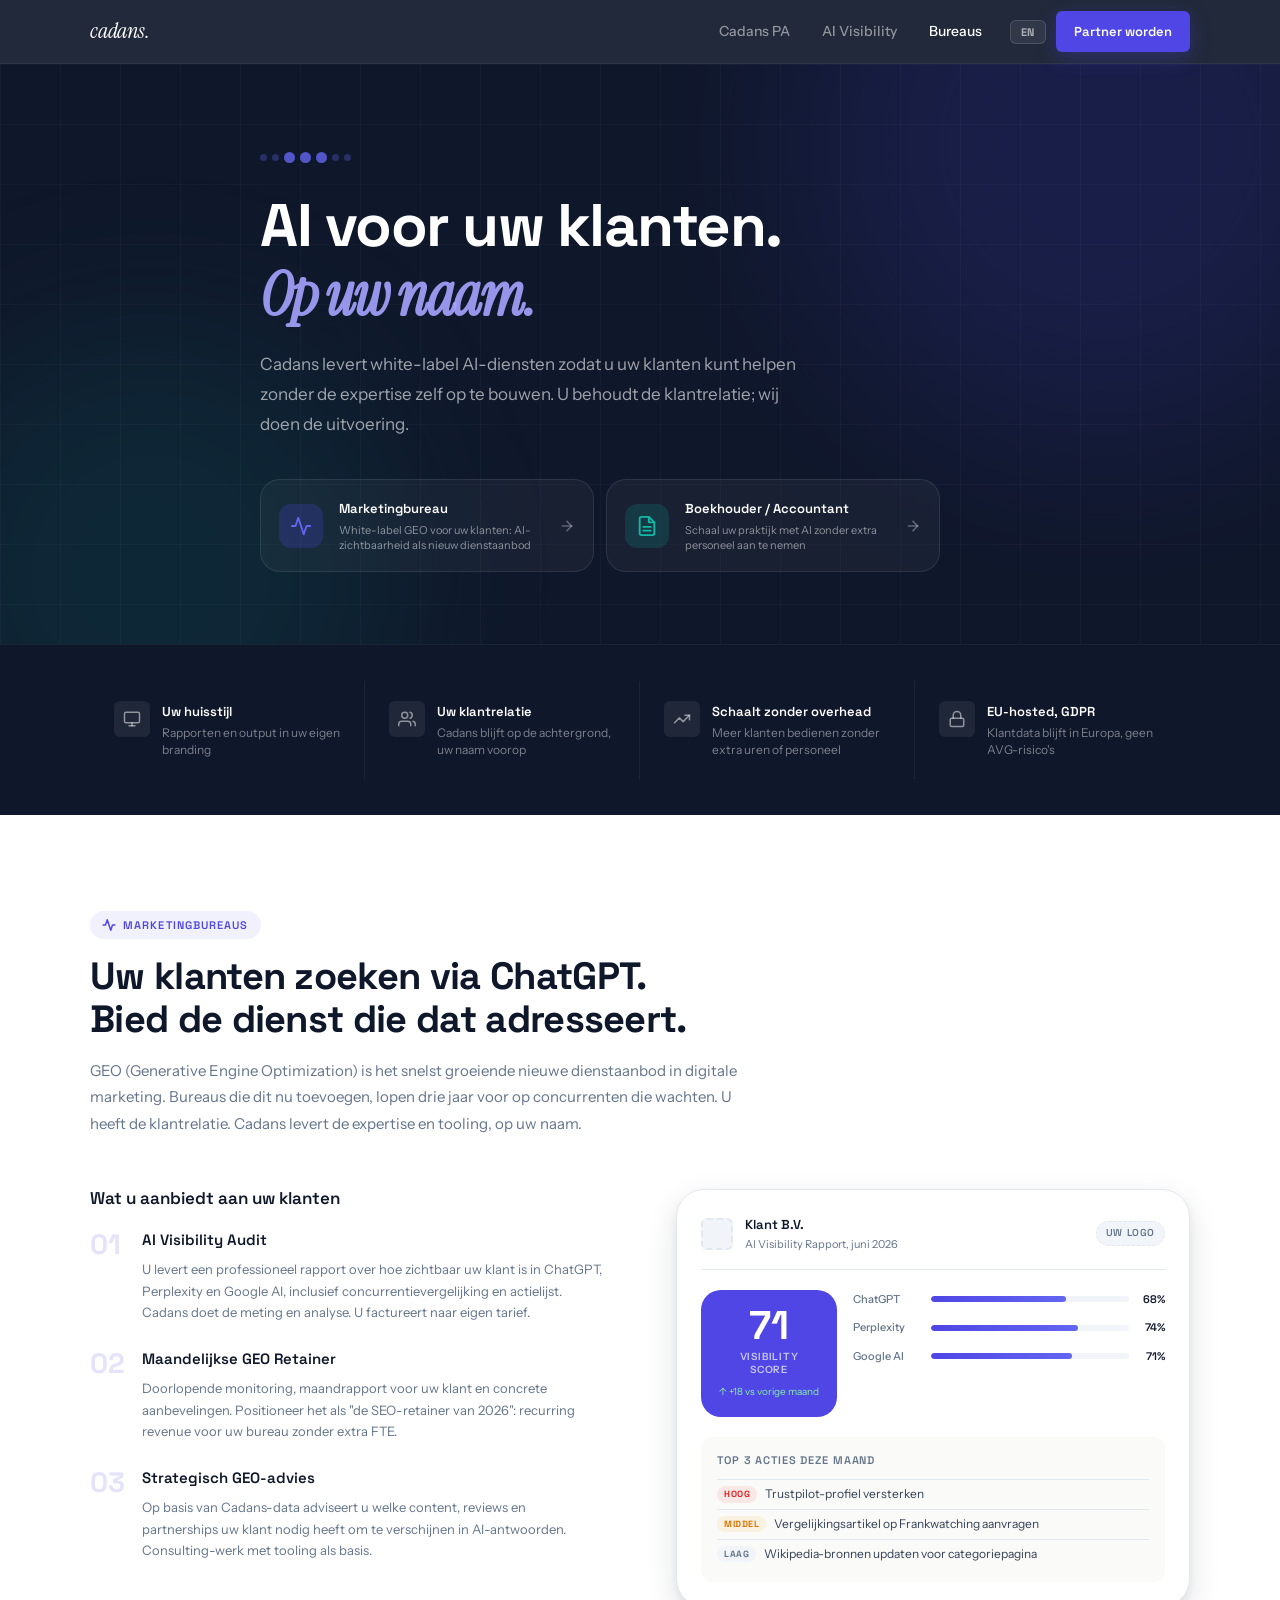
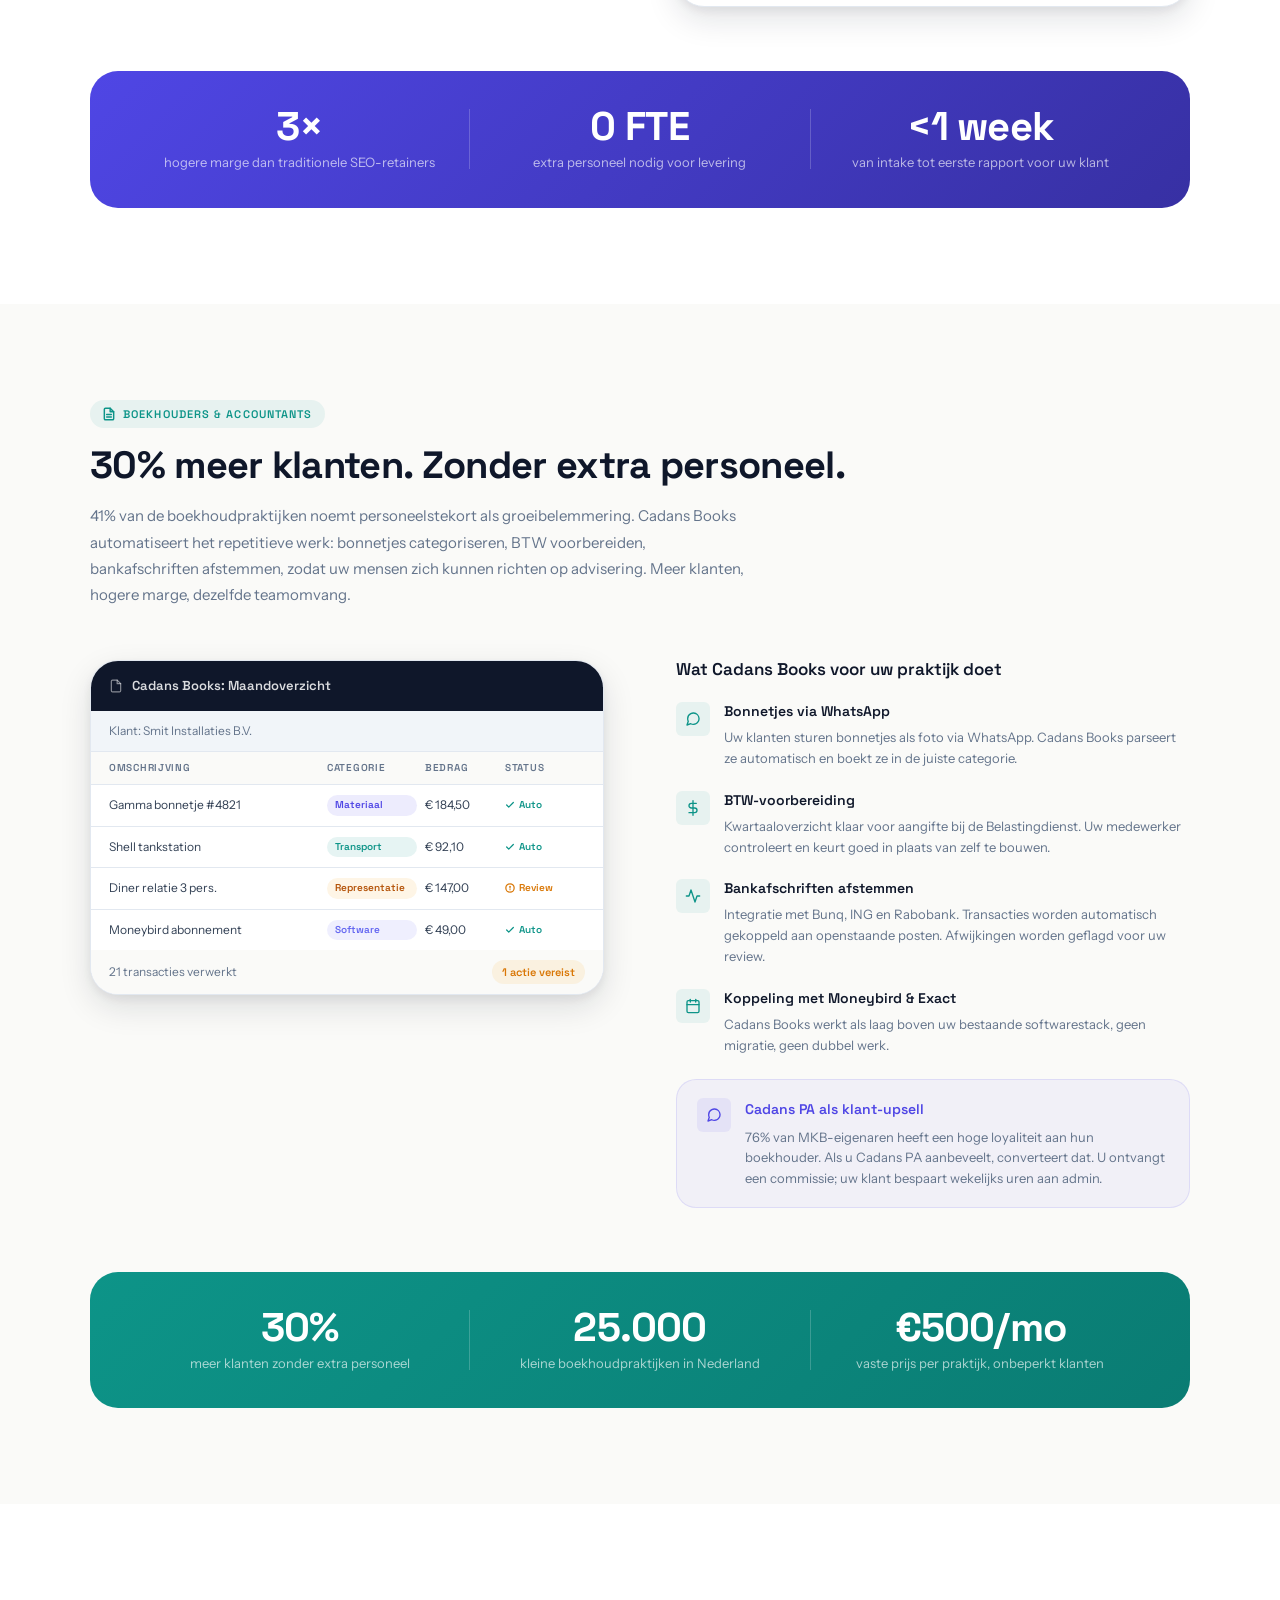
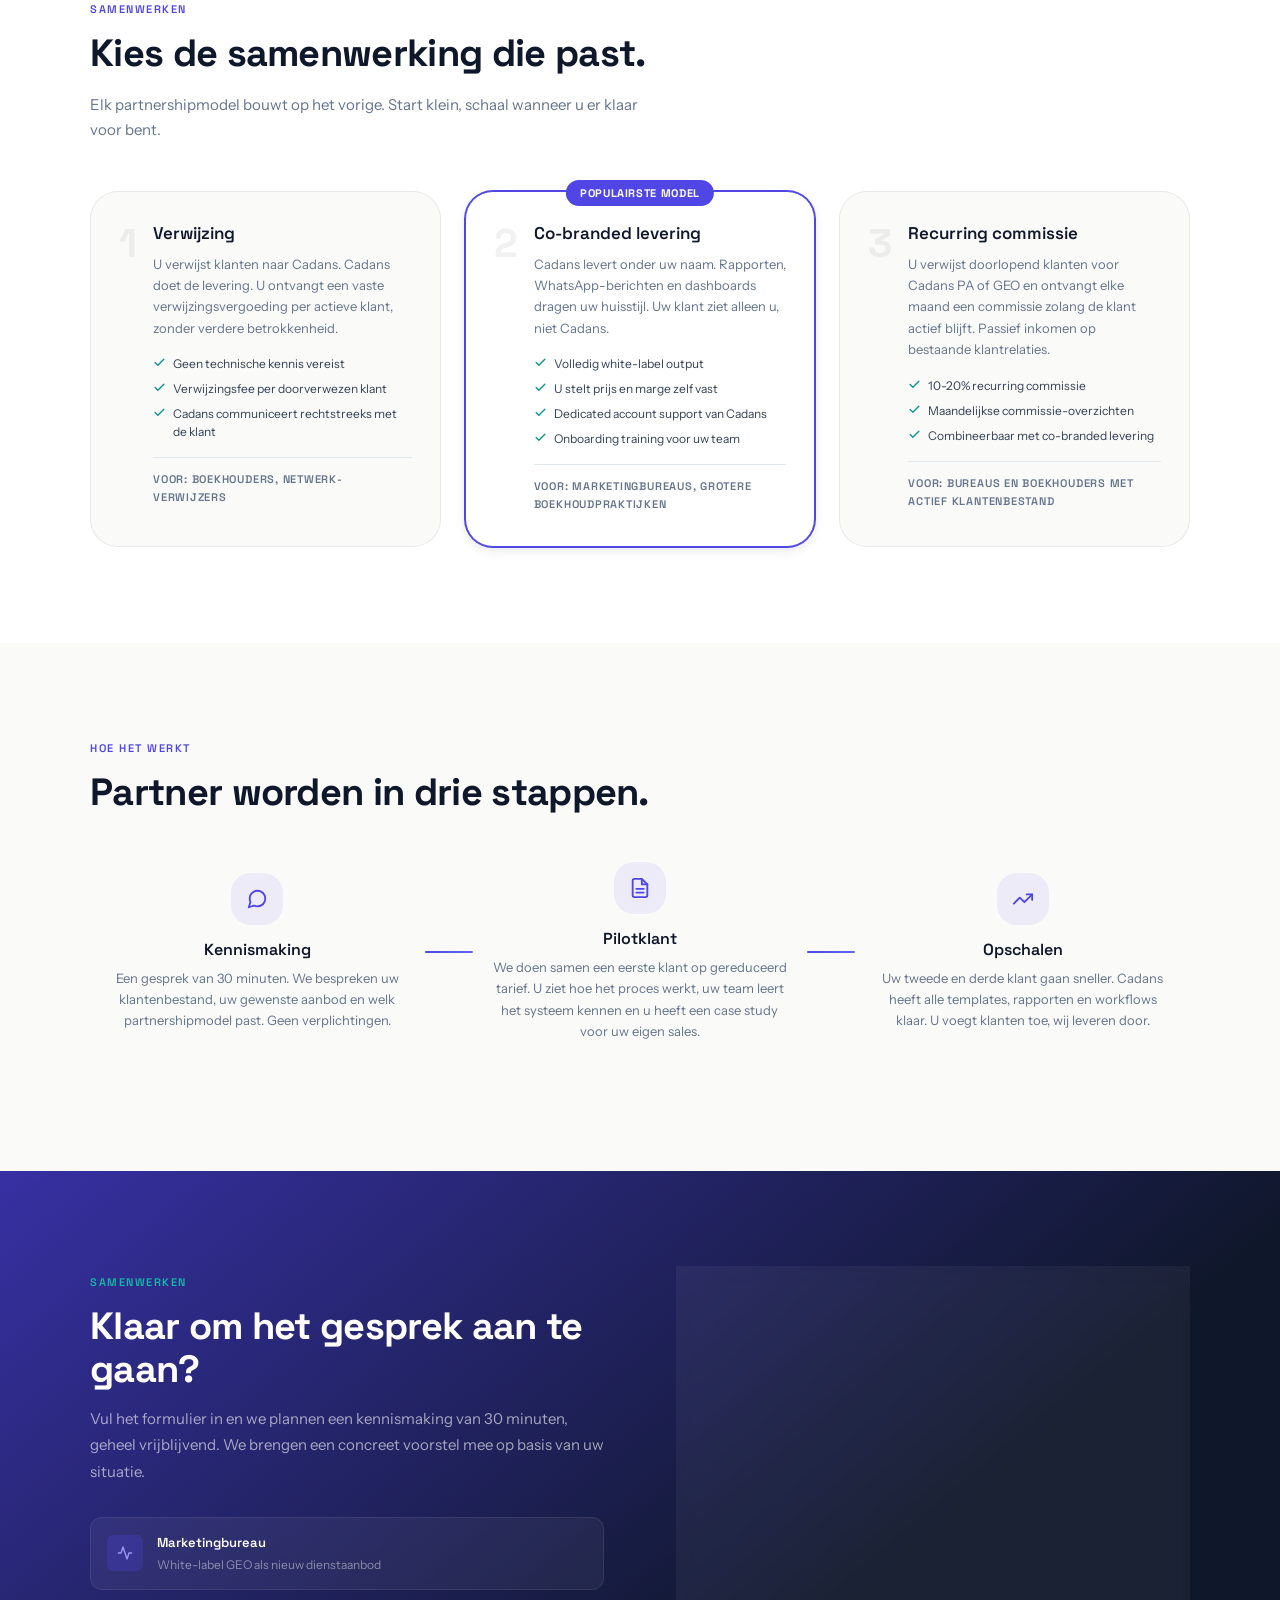
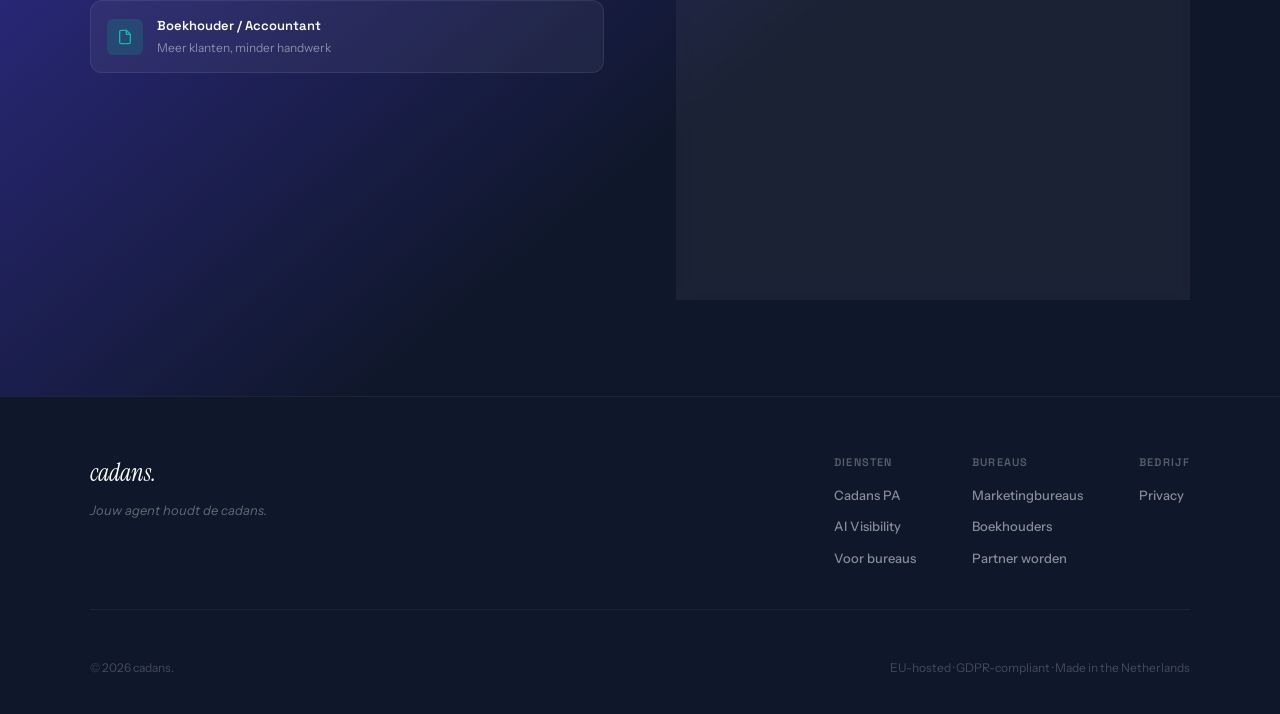
<file: landing/bureaus/index.html>
<!DOCTYPE html>
<html lang="nl">
<head>
  <meta charset="UTF-8" />
  <meta name="viewport" content="width=device-width, initial-scale=1.0" />
  <title>Cadans voor bureaus &amp; boekhouders: White-label AI</title>
  <meta name="description" content="Lever AI-diensten aan uw klanten zonder de expertise zelf te bouwen. White-label GEO voor marketingbureaus, Cadans Books voor boekhouders. Uw branding, onze technologie." />
  <link rel="canonical" href="https://cadans.ai/bureaus" />
  <link rel="preconnect" href="https://fonts.googleapis.com" />
  <link rel="preconnect" href="https://fonts.gstatic.com" crossorigin />
  <link href="https://fonts.googleapis.com/css2?family=Space+Grotesk:wght@400;500;600;700&family=Instrument+Sans:wght@400;500;600&family=Instrument+Serif:ital@1&display=swap" rel="stylesheet" />
  <link rel="stylesheet" href="style.css" />
</head>
<body>

  <!-- NAV -->
  <header class="nav" role="banner">
    <a href="/" class="nav-logo" aria-label="cadans. home">cadans.</a>
    <nav class="nav-links" aria-label="Hoofdnavigatie">
      <a href="/assistent">Cadans PA</a>
      <a href="/geo">AI Visibility</a>
      <a href="/bureaus" class="nav-active">Bureaus</a>
    </nav>
    <button class="lang-btn" id="lang-btn" aria-label="Switch to English">EN</button>
    <a href="#contact" class="btn-primary btn-sm">
      <span class="nl-only">Partner worden</span><span class="en-only">Become a partner</span>
    </a>
    <button class="nav-toggle" aria-label="Menu openen" aria-expanded="false" aria-controls="mobile-menu">
      <svg width="20" height="20" viewBox="0 0 24 24" fill="none" stroke="currentColor" stroke-width="2.5" stroke-linecap="round" aria-hidden="true"><line x1="3" y1="6" x2="21" y2="6"/><line x1="3" y1="12" x2="21" y2="12"/><line x1="3" y1="18" x2="21" y2="18"/></svg>
    </button>
  </header>
  <div class="mobile-menu" id="mobile-menu" aria-hidden="true">
    <a href="/assistent">Cadans PA</a>
    <a href="/geo">AI Visibility</a>
    <a href="/bureaus">Bureaus</a>
    <a href="#contact" class="btn-primary">Partner worden</a>
  </div>

  <!-- HERO -->
  <section class="hero" aria-labelledby="hero-heading">
    <div class="hero-bg" aria-hidden="true">
      <div class="hero-glow-1"></div>
      <div class="hero-glow-2"></div>
      <div class="hero-grid"></div>
    </div>
    <div class="container hero-inner">
      <div class="pulse-motif" aria-hidden="true">
        <span class="dot dot-sm"></span><span class="dot dot-sm"></span>
        <span class="dot dot-lg"></span><span class="dot dot-lg"></span><span class="dot dot-lg"></span>
        <span class="dot dot-sm"></span><span class="dot dot-sm"></span>
      </div>
      <h1 id="hero-heading">AI voor uw klanten.<br /><em>Op uw naam.</em></h1>
      <p class="hero-sub">
        Cadans levert white-label AI-diensten zodat u uw klanten kunt helpen zonder de expertise
        zelf op te bouwen. U behoudt de klantrelatie; wij doen de uitvoering.
      </p>
      <div class="hero-lanes" aria-label="Kies uw type bureau">
        <a href="#marketingbureaus" class="lane-card">
          <div class="lane-icon lane-icon--indigo" aria-hidden="true">
            <svg width="22" height="22" viewBox="0 0 24 24" fill="none" stroke="currentColor" stroke-width="2" stroke-linecap="round" stroke-linejoin="round"><polyline points="22 12 18 12 15 21 9 3 6 12 2 12"/></svg>
          </div>
          <div class="lane-text">
            <div class="lane-label">Marketingbureau</div>
            <div class="lane-desc">White-label GEO voor uw klanten: AI-zichtbaarheid als nieuw dienstaanbod</div>
          </div>
          <svg class="lane-arrow" width="16" height="16" viewBox="0 0 24 24" fill="none" stroke="currentColor" stroke-width="2.5" stroke-linecap="round" stroke-linejoin="round" aria-hidden="true"><line x1="5" y1="12" x2="19" y2="12"/><polyline points="12 5 19 12 12 19"/></svg>
        </a>
        <a href="#boekhouders" class="lane-card">
          <div class="lane-icon lane-icon--teal" aria-hidden="true">
            <svg width="22" height="22" viewBox="0 0 24 24" fill="none" stroke="currentColor" stroke-width="2" stroke-linecap="round" stroke-linejoin="round"><path d="M14 2H6a2 2 0 0 0-2 2v16a2 2 0 0 0 2 2h12a2 2 0 0 0 2-2V8z"/><polyline points="14 2 14 8 20 8"/><line x1="16" y1="13" x2="8" y2="13"/><line x1="16" y1="17" x2="8" y2="17"/></svg>
          </div>
          <div class="lane-text">
            <div class="lane-label">Boekhouder / Accountant</div>
            <div class="lane-desc">Schaal uw praktijk met AI zonder extra personeel aan te nemen</div>
          </div>
          <svg class="lane-arrow" width="16" height="16" viewBox="0 0 24 24" fill="none" stroke="currentColor" stroke-width="2.5" stroke-linecap="round" stroke-linejoin="round" aria-hidden="true"><line x1="5" y1="12" x2="19" y2="12"/><polyline points="12 5 19 12 12 19"/></svg>
        </a>
      </div>
    </div>
  </section>

  <!-- SHARED VALUE PROPS -->
  <section class="shared-props" aria-label="Gedeelde voordelen">
    <div class="container shared-grid">
      <div class="shared-prop">
        <div class="sp-icon" aria-hidden="true">
          <svg width="18" height="18" viewBox="0 0 24 24" fill="none" stroke="currentColor" stroke-width="2" stroke-linecap="round" stroke-linejoin="round"><rect x="2" y="3" width="20" height="14" rx="2"/><path d="M8 21h8"/><path d="M12 17v4"/></svg>
        </div>
        <div class="sp-text">
          <div class="sp-label">Uw huisstijl</div>
          <div class="sp-desc">Rapporten en output in uw eigen branding</div>
        </div>
      </div>
      <div class="shared-prop">
        <div class="sp-icon" aria-hidden="true">
          <svg width="18" height="18" viewBox="0 0 24 24" fill="none" stroke="currentColor" stroke-width="2" stroke-linecap="round" stroke-linejoin="round"><path d="M17 21v-2a4 4 0 0 0-4-4H5a4 4 0 0 0-4 4v2"/><circle cx="9" cy="7" r="4"/><path d="M23 21v-2a4 4 0 0 0-3-3.87"/><path d="M16 3.13a4 4 0 0 1 0 7.75"/></svg>
        </div>
        <div class="sp-text">
          <div class="sp-label">Uw klantrelatie</div>
          <div class="sp-desc">Cadans blijft op de achtergrond, uw naam voorop</div>
        </div>
      </div>
      <div class="shared-prop">
        <div class="sp-icon" aria-hidden="true">
          <svg width="18" height="18" viewBox="0 0 24 24" fill="none" stroke="currentColor" stroke-width="2" stroke-linecap="round" stroke-linejoin="round"><polyline points="22 7 13.5 15.5 8.5 10.5 2 17"/><polyline points="16 7 22 7 22 13"/></svg>
        </div>
        <div class="sp-text">
          <div class="sp-label">Schaalt zonder overhead</div>
          <div class="sp-desc">Meer klanten bedienen zonder extra uren of personeel</div>
        </div>
      </div>
      <div class="shared-prop">
        <div class="sp-icon" aria-hidden="true">
          <svg width="18" height="18" viewBox="0 0 24 24" fill="none" stroke="currentColor" stroke-width="2" stroke-linecap="round" stroke-linejoin="round"><rect x="3" y="11" width="18" height="11" rx="2" ry="2"/><path d="M7 11V7a5 5 0 0 1 10 0v4"/></svg>
        </div>
        <div class="sp-text">
          <div class="sp-label">EU-hosted, GDPR</div>
          <div class="sp-desc">Klantdata blijft in Europa, geen AVG-risico's</div>
        </div>
      </div>
    </div>
  </section>

  <!-- MARKETING BUREAUS -->
  <section class="segment" id="marketingbureaus" aria-labelledby="mb-heading">
    <div class="container">
      <div class="segment-header">
        <div class="segment-kicker segment-kicker--indigo">
          <svg width="14" height="14" viewBox="0 0 24 24" fill="none" stroke="currentColor" stroke-width="2.5" stroke-linecap="round" stroke-linejoin="round" aria-hidden="true"><polyline points="22 12 18 12 15 21 9 3 6 12 2 12"/></svg>
          Marketingbureaus
        </div>
        <h2 id="mb-heading">Uw klanten zoeken via ChatGPT.<br />Bied de dienst die dat adresseert.</h2>
        <p class="segment-intro">
          GEO (Generative Engine Optimization) is het snelst groeiende nieuwe dienstaanbod in digitale marketing.
          Bureaus die dit nu toevoegen, lopen drie jaar voor op concurrenten die wachten.
          U heeft de klantrelatie. Cadans levert de expertise en tooling, op uw naam.
        </p>
      </div>

      <div class="split-layout">
        <div class="split-text">
          <h3>Wat u aanbiedt aan uw klanten</h3>
          <div class="offer-list">
            <div class="offer-item">
              <div class="offer-num">01</div>
              <div>
                <div class="offer-title">AI Visibility Audit</div>
                <p>U levert een professioneel rapport over hoe zichtbaar uw klant is in ChatGPT, Perplexity en Google AI, inclusief concurrentievergelijking en actielijst. Cadans doet de meting en analyse. U factureert naar eigen tarief.</p>
              </div>
            </div>
            <div class="offer-item">
              <div class="offer-num">02</div>
              <div>
                <div class="offer-title">Maandelijkse GEO Retainer</div>
                <p>Doorlopende monitoring, maandrapport voor uw klant en concrete aanbevelingen. Positioneer het als "de SEO-retainer van 2026": recurring revenue voor uw bureau zonder extra FTE.</p>
              </div>
            </div>
            <div class="offer-item">
              <div class="offer-num">03</div>
              <div>
                <div class="offer-title">Strategisch GEO-advies</div>
                <p>Op basis van Cadans-data adviseert u welke content, reviews en partnerships uw klant nodig heeft om te verschijnen in AI-antwoorden. Consulting-werk met tooling als basis.</p>
              </div>
            </div>
          </div>
        </div>
        <div class="split-visual" aria-hidden="true">
          <div class="report-mock">
            <div class="report-header">
              <div class="report-logo-placeholder"></div>
              <div class="report-meta">
                <div class="report-client">Klant B.V.</div>
                <div class="report-period">AI Visibility Rapport, juni 2026</div>
              </div>
              <div class="report-badge">Uw logo</div>
            </div>
            <div class="report-score-row">
              <div class="report-score-block report-score-block--main">
                <div class="rsb-number">71</div>
                <div class="rsb-label">Visibility<br />Score</div>
                <div class="rsb-delta rsb-delta--up">↑ +18 vs vorige maand</div>
              </div>
              <div class="report-score-grid">
                <div class="rsg-item">
                  <div class="rsg-val">ChatGPT</div>
                  <div class="rsg-bar"><div class="rsg-fill" style="--w:68%"></div></div>
                  <div class="rsg-pct">68%</div>
                </div>
                <div class="rsg-item">
                  <div class="rsg-val">Perplexity</div>
                  <div class="rsg-bar"><div class="rsg-fill" style="--w:74%"></div></div>
                  <div class="rsg-pct">74%</div>
                </div>
                <div class="rsg-item">
                  <div class="rsg-val">Google AI</div>
                  <div class="rsg-bar"><div class="rsg-fill" style="--w:71%"></div></div>
                  <div class="rsg-pct">71%</div>
                </div>
              </div>
            </div>
            <div class="report-actions">
              <div class="ra-heading">Top 3 acties deze maand</div>
              <div class="ra-item">
                <span class="ra-pill ra-pill--high">Hoog</span>
                Trustpilot-profiel versterken
              </div>
              <div class="ra-item">
                <span class="ra-pill ra-pill--med">Middel</span>
                Vergelijkingsartikel op Frankwatching aanvragen
              </div>
              <div class="ra-item">
                <span class="ra-pill ra-pill--low">Laag</span>
                Wikipedia-bronnen updaten voor categoriepagina
              </div>
            </div>
          </div>
        </div>
      </div>

      <div class="value-strip value-strip--indigo">
        <div class="vs-stat">
          <div class="vs-num">3×</div>
          <div class="vs-label">hogere marge dan traditionele SEO-retainers</div>
        </div>
        <div class="vs-divider" aria-hidden="true"></div>
        <div class="vs-stat">
          <div class="vs-num">0 FTE</div>
          <div class="vs-label">extra personeel nodig voor levering</div>
        </div>
        <div class="vs-divider" aria-hidden="true"></div>
        <div class="vs-stat">
          <div class="vs-num">&lt;1 week</div>
          <div class="vs-label">van intake tot eerste rapport voor uw klant</div>
        </div>
      </div>
    </div>
  </section>

  <!-- BOEKHOUDERS -->
  <section class="segment segment--alt" id="boekhouders" aria-labelledby="bk-heading">
    <div class="container">
      <div class="segment-header">
        <div class="segment-kicker segment-kicker--teal">
          <svg width="14" height="14" viewBox="0 0 24 24" fill="none" stroke="currentColor" stroke-width="2.5" stroke-linecap="round" stroke-linejoin="round" aria-hidden="true"><path d="M14 2H6a2 2 0 0 0-2 2v16a2 2 0 0 0 2 2h12a2 2 0 0 0 2-2V8z"/><polyline points="14 2 14 8 20 8"/><line x1="16" y1="13" x2="8" y2="13"/><line x1="16" y1="17" x2="8" y2="17"/></svg>
          Boekhouders &amp; accountants
        </div>
        <h2 id="bk-heading">30% meer klanten. Zonder extra personeel.</h2>
        <p class="segment-intro">
          41% van de boekhoudpraktijken noemt personeelstekort als groeibelemmering.
          Cadans Books automatiseert het repetitieve werk: bonnetjes categoriseren, BTW voorbereiden,
          bankafschriften afstemmen, zodat uw mensen zich kunnen richten op advisering.
          Meer klanten, hogere marge, dezelfde teamomvang.
        </p>
      </div>

      <div class="split-layout split-layout--flip">
        <div class="split-text">
          <h3>Wat Cadans Books voor uw praktijk doet</h3>
          <ul class="bk-features">
            <li>
              <div class="bkf-icon" aria-hidden="true">
                <svg width="16" height="16" viewBox="0 0 24 24" fill="none" stroke="currentColor" stroke-width="2" stroke-linecap="round" stroke-linejoin="round"><path d="M21 11.5a8.38 8.38 0 0 1-.9 3.8 8.5 8.5 0 0 1-7.6 4.7 8.38 8.38 0 0 1-3.8-.9L3 21l1.9-5.7a8.38 8.38 0 0 1-.9-3.8 8.5 8.5 0 0 1 4.7-7.6 8.38 8.38 0 0 1 3.8-.9h.5a8.48 8.48 0 0 1 8 8v.5z"/></svg>
              </div>
              <div>
                <div class="bkf-title">Bonnetjes via WhatsApp</div>
                <p>Uw klanten sturen bonnetjes als foto via WhatsApp. Cadans Books parseert ze automatisch en boekt ze in de juiste categorie.</p>
              </div>
            </li>
            <li>
              <div class="bkf-icon" aria-hidden="true">
                <svg width="16" height="16" viewBox="0 0 24 24" fill="none" stroke="currentColor" stroke-width="2" stroke-linecap="round" stroke-linejoin="round"><line x1="12" y1="1" x2="12" y2="23"/><path d="M17 5H9.5a3.5 3.5 0 0 0 0 7h5a3.5 3.5 0 0 1 0 7H6"/></svg>
              </div>
              <div>
                <div class="bkf-title">BTW-voorbereiding</div>
                <p>Kwartaaloverzicht klaar voor aangifte bij de Belastingdienst. Uw medewerker controleert en keurt goed in plaats van zelf te bouwen.</p>
              </div>
            </li>
            <li>
              <div class="bkf-icon" aria-hidden="true">
                <svg width="16" height="16" viewBox="0 0 24 24" fill="none" stroke="currentColor" stroke-width="2" stroke-linecap="round" stroke-linejoin="round"><polyline points="22 12 18 12 15 21 9 3 6 12 2 12"/></svg>
              </div>
              <div>
                <div class="bkf-title">Bankafschriften afstemmen</div>
                <p>Integratie met Bunq, ING en Rabobank. Transacties worden automatisch gekoppeld aan openstaande posten. Afwijkingen worden geflagd voor uw review.</p>
              </div>
            </li>
            <li>
              <div class="bkf-icon" aria-hidden="true">
                <svg width="16" height="16" viewBox="0 0 24 24" fill="none" stroke="currentColor" stroke-width="2" stroke-linecap="round" stroke-linejoin="round"><rect x="3" y="4" width="18" height="18" rx="2" ry="2"/><line x1="16" y1="2" x2="16" y2="6"/><line x1="8" y1="2" x2="8" y2="6"/><line x1="3" y1="10" x2="21" y2="10"/></svg>
              </div>
              <div>
                <div class="bkf-title">Koppeling met Moneybird &amp; Exact</div>
                <p>Cadans Books werkt als laag boven uw bestaande softwarestack, geen migratie, geen dubbel werk.</p>
              </div>
            </li>
          </ul>
          <div class="bk-upsell">
            <div class="bku-icon" aria-hidden="true">
              <svg width="16" height="16" viewBox="0 0 24 24" fill="none" stroke="currentColor" stroke-width="2" stroke-linecap="round" stroke-linejoin="round"><path d="M21 11.5a8.38 8.38 0 0 1-.9 3.8 8.5 8.5 0 0 1-7.6 4.7 8.38 8.38 0 0 1-3.8-.9L3 21l1.9-5.7a8.38 8.38 0 0 1-.9-3.8 8.5 8.5 0 0 1 4.7-7.6 8.38 8.38 0 0 1 3.8-.9h.5a8.48 8.48 0 0 1 8 8v.5z"/></svg>
            </div>
            <div>
              <div class="bku-title">Cadans PA als klant-upsell</div>
              <p>76% van MKB-eigenaren heeft een hoge loyaliteit aan hun boekhouder. Als u Cadans PA aanbeveelt, converteert dat. U ontvangt een commissie; uw klant bespaart wekelijks uren aan admin.</p>
            </div>
          </div>
        </div>

        <div class="split-visual" aria-hidden="true">
          <div class="bk-mock">
            <div class="bkm-header">
              <svg width="14" height="14" viewBox="0 0 24 24" fill="none" stroke="currentColor" stroke-width="2" stroke-linecap="round" stroke-linejoin="round"><path d="M14 2H6a2 2 0 0 0-2 2v16a2 2 0 0 0 2 2h12a2 2 0 0 0 2-2V8z"/><polyline points="14 2 14 8 20 8"/></svg>
              Cadans Books: Maandoverzicht
            </div>
            <div class="bkm-client">Klant: Smit Installaties B.V.</div>
            <div class="bkm-rows">
              <div class="bkm-row bkm-row--head">
                <span>Omschrijving</span><span>Categorie</span><span>Bedrag</span><span>Status</span>
              </div>
              <div class="bkm-row">
                <span>Gamma bonnetje #4821</span><span class="cat cat--mat">Materiaal</span><span>€ 184,50</span>
                <span class="status status--ok">
                  <svg width="10" height="10" viewBox="0 0 24 24" fill="none" stroke="currentColor" stroke-width="3" stroke-linecap="round" stroke-linejoin="round"><polyline points="20 6 9 17 4 12"/></svg>
                  Auto
                </span>
              </div>
              <div class="bkm-row">
                <span>Shell tankstation</span><span class="cat cat--trans">Transport</span><span>€ 92,10</span>
                <span class="status status--ok">
                  <svg width="10" height="10" viewBox="0 0 24 24" fill="none" stroke="currentColor" stroke-width="3" stroke-linecap="round" stroke-linejoin="round"><polyline points="20 6 9 17 4 12"/></svg>
                  Auto
                </span>
              </div>
              <div class="bkm-row">
                <span>Diner relatie 3 pers.</span><span class="cat cat--rep">Representatie</span><span>€ 147,00</span>
                <span class="status status--review">
                  <svg width="10" height="10" viewBox="0 0 24 24" fill="none" stroke="currentColor" stroke-width="3" stroke-linecap="round" stroke-linejoin="round"><circle cx="12" cy="12" r="10"/><line x1="12" y1="8" x2="12" y2="12"/><line x1="12" y1="16" x2="12.01" y2="16"/></svg>
                  Review
                </span>
              </div>
              <div class="bkm-row">
                <span>Moneybird abonnement</span><span class="cat cat--soft">Software</span><span>€ 49,00</span>
                <span class="status status--ok">
                  <svg width="10" height="10" viewBox="0 0 24 24" fill="none" stroke="currentColor" stroke-width="3" stroke-linecap="round" stroke-linejoin="round"><polyline points="20 6 9 17 4 12"/></svg>
                  Auto
                </span>
              </div>
            </div>
            <div class="bkm-footer">
              <span>21 transacties verwerkt</span>
              <span class="bkm-highlight">1 actie vereist</span>
            </div>
          </div>
        </div>
      </div>

      <div class="value-strip value-strip--teal">
        <div class="vs-stat">
          <div class="vs-num">30%</div>
          <div class="vs-label">meer klanten zonder extra personeel</div>
        </div>
        <div class="vs-divider" aria-hidden="true"></div>
        <div class="vs-stat">
          <div class="vs-num">25.000</div>
          <div class="vs-label">kleine boekhoudpraktijken in Nederland</div>
        </div>
        <div class="vs-divider" aria-hidden="true"></div>
        <div class="vs-stat">
          <div class="vs-num">€500/mo</div>
          <div class="vs-label">vaste prijs per praktijk, onbeperkt klanten</div>
        </div>
      </div>
    </div>
  </section>

  <!-- PARTNERSHIP MODELS -->
  <section class="partnership" aria-labelledby="partnership-heading">
    <div class="container">
      <span class="eyebrow">Samenwerken</span>
      <h2 id="partnership-heading">Kies de samenwerking die past.</h2>
      <p class="section-sub">Elk partnershipmodel bouwt op het vorige. Start klein, schaal wanneer u er klaar voor bent.</p>
      <div class="partner-tiers">

        <div class="partner-tier">
          <div class="tier-num" aria-hidden="true">1</div>
          <div class="tier-body">
            <h3>Verwijzing</h3>
            <p>U verwijst klanten naar Cadans. Cadans doet de levering. U ontvangt een vaste verwijzingsvergoeding per actieve klant, zonder verdere betrokkenheid.</p>
            <div class="tier-detail">
              <div class="tier-detail-item">
                <svg width="13" height="13" viewBox="0 0 24 24" fill="none" stroke="currentColor" stroke-width="2.5" stroke-linecap="round" stroke-linejoin="round" aria-hidden="true"><polyline points="20 6 9 17 4 12"/></svg>
                Geen technische kennis vereist
              </div>
              <div class="tier-detail-item">
                <svg width="13" height="13" viewBox="0 0 24 24" fill="none" stroke="currentColor" stroke-width="2.5" stroke-linecap="round" stroke-linejoin="round" aria-hidden="true"><polyline points="20 6 9 17 4 12"/></svg>
                Verwijzingsfee per doorverwezen klant
              </div>
              <div class="tier-detail-item">
                <svg width="13" height="13" viewBox="0 0 24 24" fill="none" stroke="currentColor" stroke-width="2.5" stroke-linecap="round" stroke-linejoin="round" aria-hidden="true"><polyline points="20 6 9 17 4 12"/></svg>
                Cadans communiceert rechtstreeks met de klant
              </div>
            </div>
            <div class="tier-for">Voor: boekhouders, netwerk-verwijzers</div>
          </div>
        </div>

        <div class="partner-tier partner-tier--featured">
          <div class="tier-badge">Populairste model</div>
          <div class="tier-num" aria-hidden="true">2</div>
          <div class="tier-body">
            <h3>Co-branded levering</h3>
            <p>Cadans levert onder uw naam. Rapporten, WhatsApp-berichten en dashboards dragen uw huisstijl. Uw klant ziet alleen u, niet Cadans.</p>
            <div class="tier-detail">
              <div class="tier-detail-item">
                <svg width="13" height="13" viewBox="0 0 24 24" fill="none" stroke="currentColor" stroke-width="2.5" stroke-linecap="round" stroke-linejoin="round" aria-hidden="true"><polyline points="20 6 9 17 4 12"/></svg>
                Volledig white-label output
              </div>
              <div class="tier-detail-item">
                <svg width="13" height="13" viewBox="0 0 24 24" fill="none" stroke="currentColor" stroke-width="2.5" stroke-linecap="round" stroke-linejoin="round" aria-hidden="true"><polyline points="20 6 9 17 4 12"/></svg>
                U stelt prijs en marge zelf vast
              </div>
              <div class="tier-detail-item">
                <svg width="13" height="13" viewBox="0 0 24 24" fill="none" stroke="currentColor" stroke-width="2.5" stroke-linecap="round" stroke-linejoin="round" aria-hidden="true"><polyline points="20 6 9 17 4 12"/></svg>
                Dedicated account support van Cadans
              </div>
              <div class="tier-detail-item">
                <svg width="13" height="13" viewBox="0 0 24 24" fill="none" stroke="currentColor" stroke-width="2.5" stroke-linecap="round" stroke-linejoin="round" aria-hidden="true"><polyline points="20 6 9 17 4 12"/></svg>
                Onboarding training voor uw team
              </div>
            </div>
            <div class="tier-for">Voor: marketingbureaus, grotere boekhoudpraktijken</div>
          </div>
        </div>

        <div class="partner-tier">
          <div class="tier-num" aria-hidden="true">3</div>
          <div class="tier-body">
            <h3>Recurring commissie</h3>
            <p>U verwijst doorlopend klanten voor Cadans PA of GEO en ontvangt elke maand een commissie zolang de klant actief blijft. Passief inkomen op bestaande klantrelaties.</p>
            <div class="tier-detail">
              <div class="tier-detail-item">
                <svg width="13" height="13" viewBox="0 0 24 24" fill="none" stroke="currentColor" stroke-width="2.5" stroke-linecap="round" stroke-linejoin="round" aria-hidden="true"><polyline points="20 6 9 17 4 12"/></svg>
                10-20% recurring commissie
              </div>
              <div class="tier-detail-item">
                <svg width="13" height="13" viewBox="0 0 24 24" fill="none" stroke="currentColor" stroke-width="2.5" stroke-linecap="round" stroke-linejoin="round" aria-hidden="true"><polyline points="20 6 9 17 4 12"/></svg>
                Maandelijkse commissie-overzichten
              </div>
              <div class="tier-detail-item">
                <svg width="13" height="13" viewBox="0 0 24 24" fill="none" stroke="currentColor" stroke-width="2.5" stroke-linecap="round" stroke-linejoin="round" aria-hidden="true"><polyline points="20 6 9 17 4 12"/></svg>
                Combineerbaar met co-branded levering
              </div>
            </div>
            <div class="tier-for">Voor: bureaus en boekhouders met actief klantenbestand</div>
          </div>
        </div>

      </div>
    </div>
  </section>

  <!-- HOW ONBOARDING WORKS -->
  <section class="onboarding" aria-labelledby="onboarding-heading">
    <div class="container">
      <span class="eyebrow">Hoe het werkt</span>
      <h2 id="onboarding-heading">Partner worden in drie stappen.</h2>
      <div class="onboarding-steps">
        <div class="ob-step">
          <div class="ob-icon" aria-hidden="true">
            <svg width="22" height="22" viewBox="0 0 24 24" fill="none" stroke="currentColor" stroke-width="2" stroke-linecap="round" stroke-linejoin="round"><path d="M21 11.5a8.38 8.38 0 0 1-.9 3.8 8.5 8.5 0 0 1-7.6 4.7 8.38 8.38 0 0 1-3.8-.9L3 21l1.9-5.7a8.38 8.38 0 0 1-.9-3.8 8.5 8.5 0 0 1 4.7-7.6 8.38 8.38 0 0 1 3.8-.9h.5a8.48 8.48 0 0 1 8 8v.5z"/></svg>
          </div>
          <h3>Kennismaking</h3>
          <p>Een gesprek van 30 minuten. We bespreken uw klantenbestand, uw gewenste aanbod en welk partnershipmodel past. Geen verplichtingen.</p>
        </div>
        <div class="ob-connector" aria-hidden="true"></div>
        <div class="ob-step">
          <div class="ob-icon" aria-hidden="true">
            <svg width="22" height="22" viewBox="0 0 24 24" fill="none" stroke="currentColor" stroke-width="2" stroke-linecap="round" stroke-linejoin="round"><path d="M14 2H6a2 2 0 0 0-2 2v16a2 2 0 0 0 2 2h12a2 2 0 0 0 2-2V8z"/><polyline points="14 2 14 8 20 8"/><line x1="16" y1="13" x2="8" y2="13"/><line x1="16" y1="17" x2="8" y2="17"/></svg>
          </div>
          <h3>Pilotklant</h3>
          <p>We doen samen een eerste klant op gereduceerd tarief. U ziet hoe het proces werkt, uw team leert het systeem kennen en u heeft een case study voor uw eigen sales.</p>
        </div>
        <div class="ob-connector" aria-hidden="true"></div>
        <div class="ob-step">
          <div class="ob-icon" aria-hidden="true">
            <svg width="22" height="22" viewBox="0 0 24 24" fill="none" stroke="currentColor" stroke-width="2" stroke-linecap="round" stroke-linejoin="round"><polyline points="22 7 13.5 15.5 8.5 10.5 2 17"/><polyline points="16 7 22 7 22 13"/></svg>
          </div>
          <h3>Opschalen</h3>
          <p>Uw tweede en derde klant gaan sneller. Cadans heeft alle templates, rapporten en workflows klaar. U voegt klanten toe, wij leveren door.</p>
        </div>
      </div>
    </div>
  </section>

  <!-- CONTACT -->
  <section class="contact" id="contact" aria-labelledby="contact-heading">
    <div class="container contact-inner">
      <div class="contact-text">
        <span class="eyebrow eyebrow--light">Samenwerken</span>
        <h2 id="contact-heading">Klaar om het gesprek aan te gaan?</h2>
        <p>Vul het formulier in en we plannen een kennismaking van 30 minuten, geheel vrijblijvend. We brengen een concreet voorstel mee op basis van uw situatie.</p>
        <div class="contact-callouts">
          <div class="contact-callout">
            <div class="cc-icon cc-icon--indigo" aria-hidden="true">
              <svg width="16" height="16" viewBox="0 0 24 24" fill="none" stroke="currentColor" stroke-width="2" stroke-linecap="round" stroke-linejoin="round"><polyline points="22 12 18 12 15 21 9 3 6 12 2 12"/></svg>
            </div>
            <div>
              <div class="cc-title">Marketingbureau</div>
              <div class="cc-desc">White-label GEO als nieuw dienstaanbod</div>
            </div>
          </div>
          <div class="contact-callout">
            <div class="cc-icon cc-icon--teal" aria-hidden="true">
              <svg width="16" height="16" viewBox="0 0 24 24" fill="none" stroke="currentColor" stroke-width="2" stroke-linecap="round" stroke-linejoin="round"><path d="M14 2H6a2 2 0 0 0-2 2v16a2 2 0 0 0 2 2h12a2 2 0 0 0 2-2V8z"/><polyline points="14 2 14 8 20 8"/></svg>
            </div>
            <div>
              <div class="cc-title">Boekhouder / Accountant</div>
              <div class="cc-desc">Meer klanten, minder handwerk</div>
            </div>
          </div>
        </div>
      </div>
      <form class="contact-form" action="#" method="post" novalidate aria-label="Partnerformulier">
        <div class="form-row">
          <div class="form-group">
            <label for="name">Naam</label>
            <input type="text" id="name" name="name" placeholder="Jan de Vries" autocomplete="name" required />
          </div>
          <div class="form-group">
            <label for="company">Bureaunaam</label>
            <input type="text" id="company" name="company" placeholder="Uw bureau" autocomplete="organization" required />
          </div>
        </div>
        <div class="form-group">
          <label for="email">E-mailadres</label>
          <input type="email" id="email" name="email" placeholder="jan@uwbureau.nl" autocomplete="email" required />
        </div>
        <div class="form-group">
          <label for="type">Wij zijn een</label>
          <select id="type" name="type" required>
            <option value="" disabled selected>Kies…</option>
            <option value="marketing">Marketingbureau</option>
            <option value="boekhouder">Boekhoudkantoor</option>
            <option value="accountant">Accountantskantoor</option>
            <option value="other">Anders</option>
          </select>
        </div>
        <div class="form-group">
          <label for="clients">Aantal actieve klanten <span class="label-optional">(globaal)</span></label>
          <select id="clients" name="clients">
            <option value="" disabled selected>Kies…</option>
            <option value="1-10">1-10</option>
            <option value="11-25">11-25</option>
            <option value="26-50">26-50</option>
            <option value="50+">50+</option>
          </select>
        </div>
        <div class="form-group">
          <label for="message">Toelichting <span class="label-optional">(optioneel)</span></label>
          <textarea id="message" name="message" rows="3" placeholder="Wat zoekt u in een AI-partner?"></textarea>
        </div>
        <button type="submit" class="btn-primary btn-full">
          Vraag kennismaking aan
          <svg width="16" height="16" viewBox="0 0 24 24" fill="none" stroke="currentColor" stroke-width="2.5" stroke-linecap="round" stroke-linejoin="round" aria-hidden="true"><line x1="5" y1="12" x2="19" y2="12"/><polyline points="12 5 19 12 12 19"/></svg>
        </button>
        <p class="form-gdpr">
          <svg width="12" height="12" viewBox="0 0 24 24" fill="none" stroke="currentColor" stroke-width="2" stroke-linecap="round" stroke-linejoin="round" aria-hidden="true"><rect x="3" y="11" width="18" height="11" rx="2" ry="2"/><path d="M7 11V7a5 5 0 0 1 10 0v4"/></svg>
          GDPR-compliant · EU-hosted · Vrijblijvend
        </p>
      </form>
    </div>
  </section>

  <!-- FOOTER -->
  <footer class="footer" role="contentinfo">
    <div class="container footer-inner">
      <div class="footer-top">
        <div class="footer-brand">
          <a href="/" class="footer-logo" aria-label="cadans. home">cadans.</a>
          <p class="footer-tagline">Jouw agent houdt de cadans.</p>
        </div>
        <nav class="footer-cols" aria-label="Footer navigatie">
          <div class="footer-col">
            <div class="footer-col-heading">Diensten</div>
            <a href="/assistent">Cadans PA</a>
            <a href="/geo">AI Visibility</a>
            <a href="/bureaus">Voor bureaus</a>
          </div>
          <div class="footer-col">
            <div class="footer-col-heading">Bureaus</div>
            <a href="#marketingbureaus">Marketingbureaus</a>
            <a href="#boekhouders">Boekhouders</a>
            <a href="#contact">Partner worden</a>
          </div>
          <div class="footer-col">
            <div class="footer-col-heading">Bedrijf</div>
            <a href="/privacy">Privacy</a>
          </div>
        </nav>
      </div>
      <div class="footer-bottom">
        <p class="footer-copy">© 2026 cadans.</p>
        <p class="footer-legal">EU-hosted · GDPR-compliant · Made in the Netherlands</p>
      </div>
    </div>
  </footer>

  <script src="main.js"></script>
  <script src="../lang.js"></script>
</body>
</html>
</file>
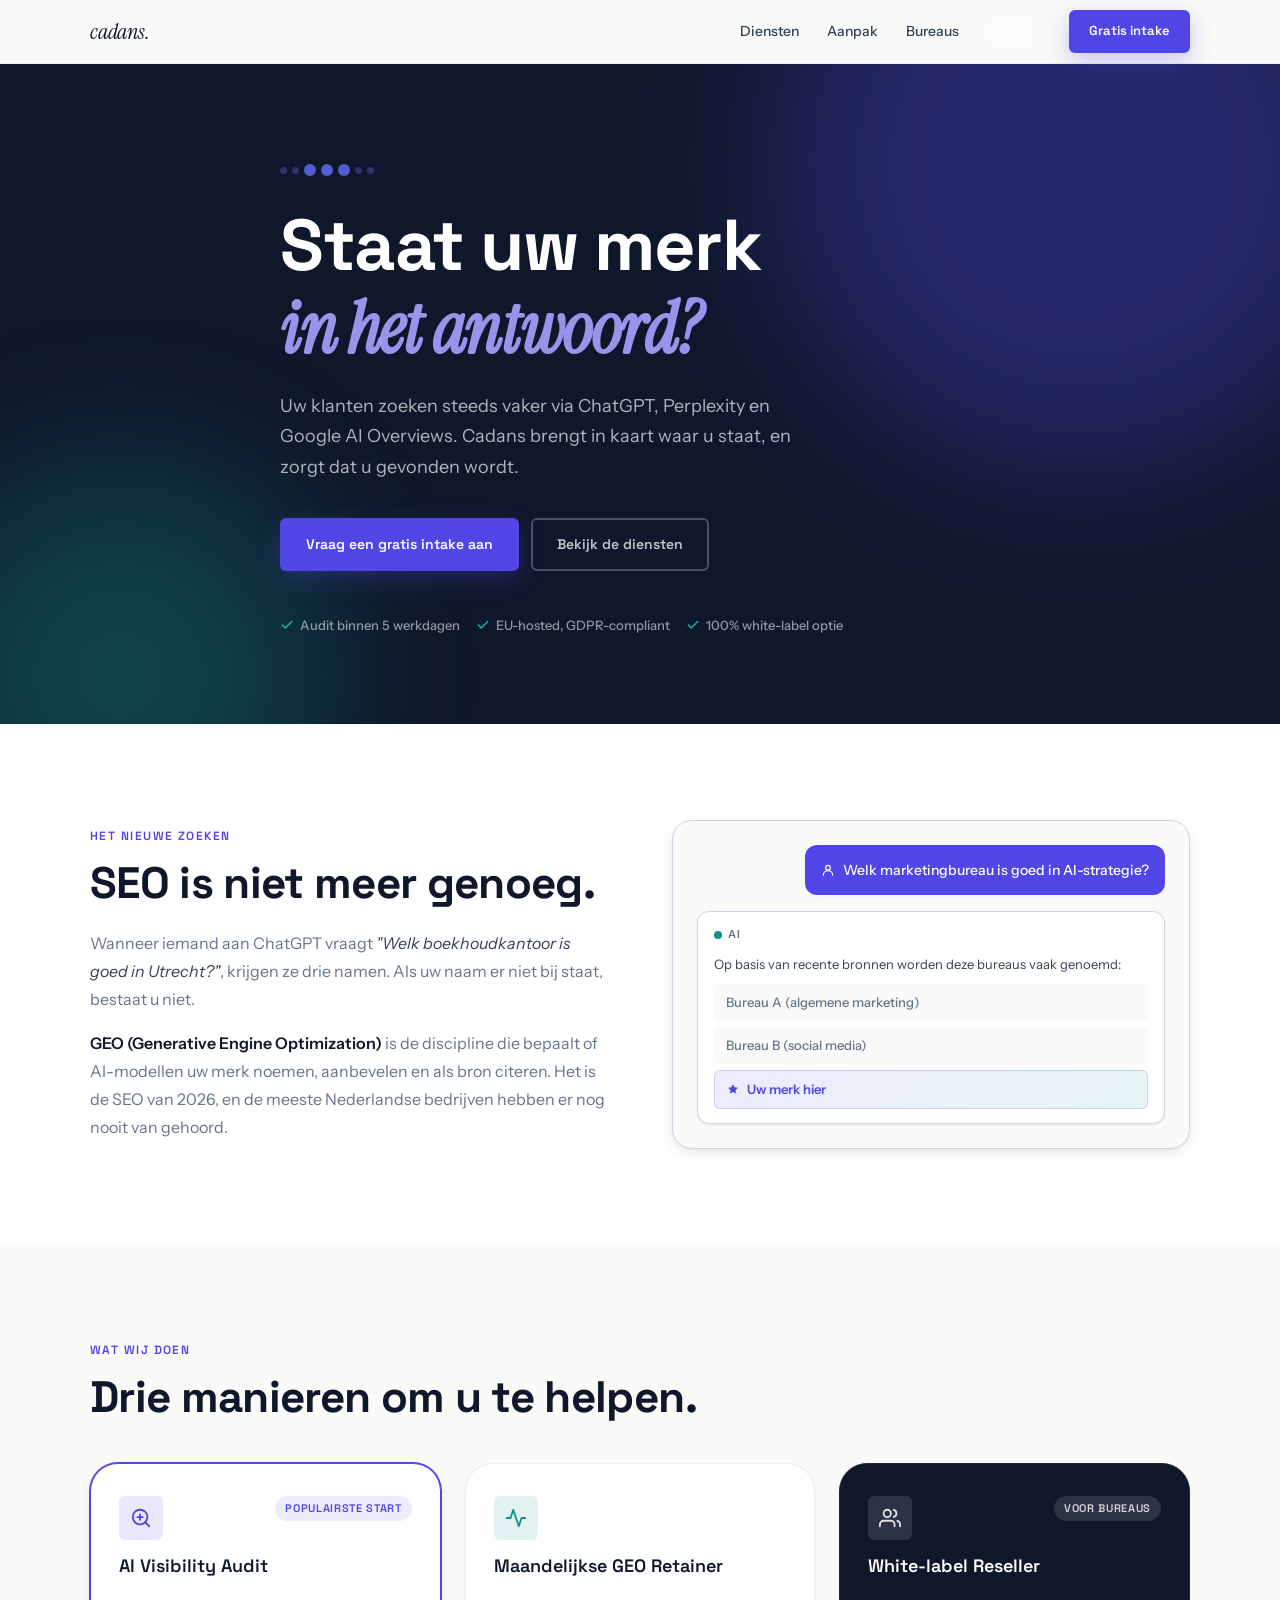
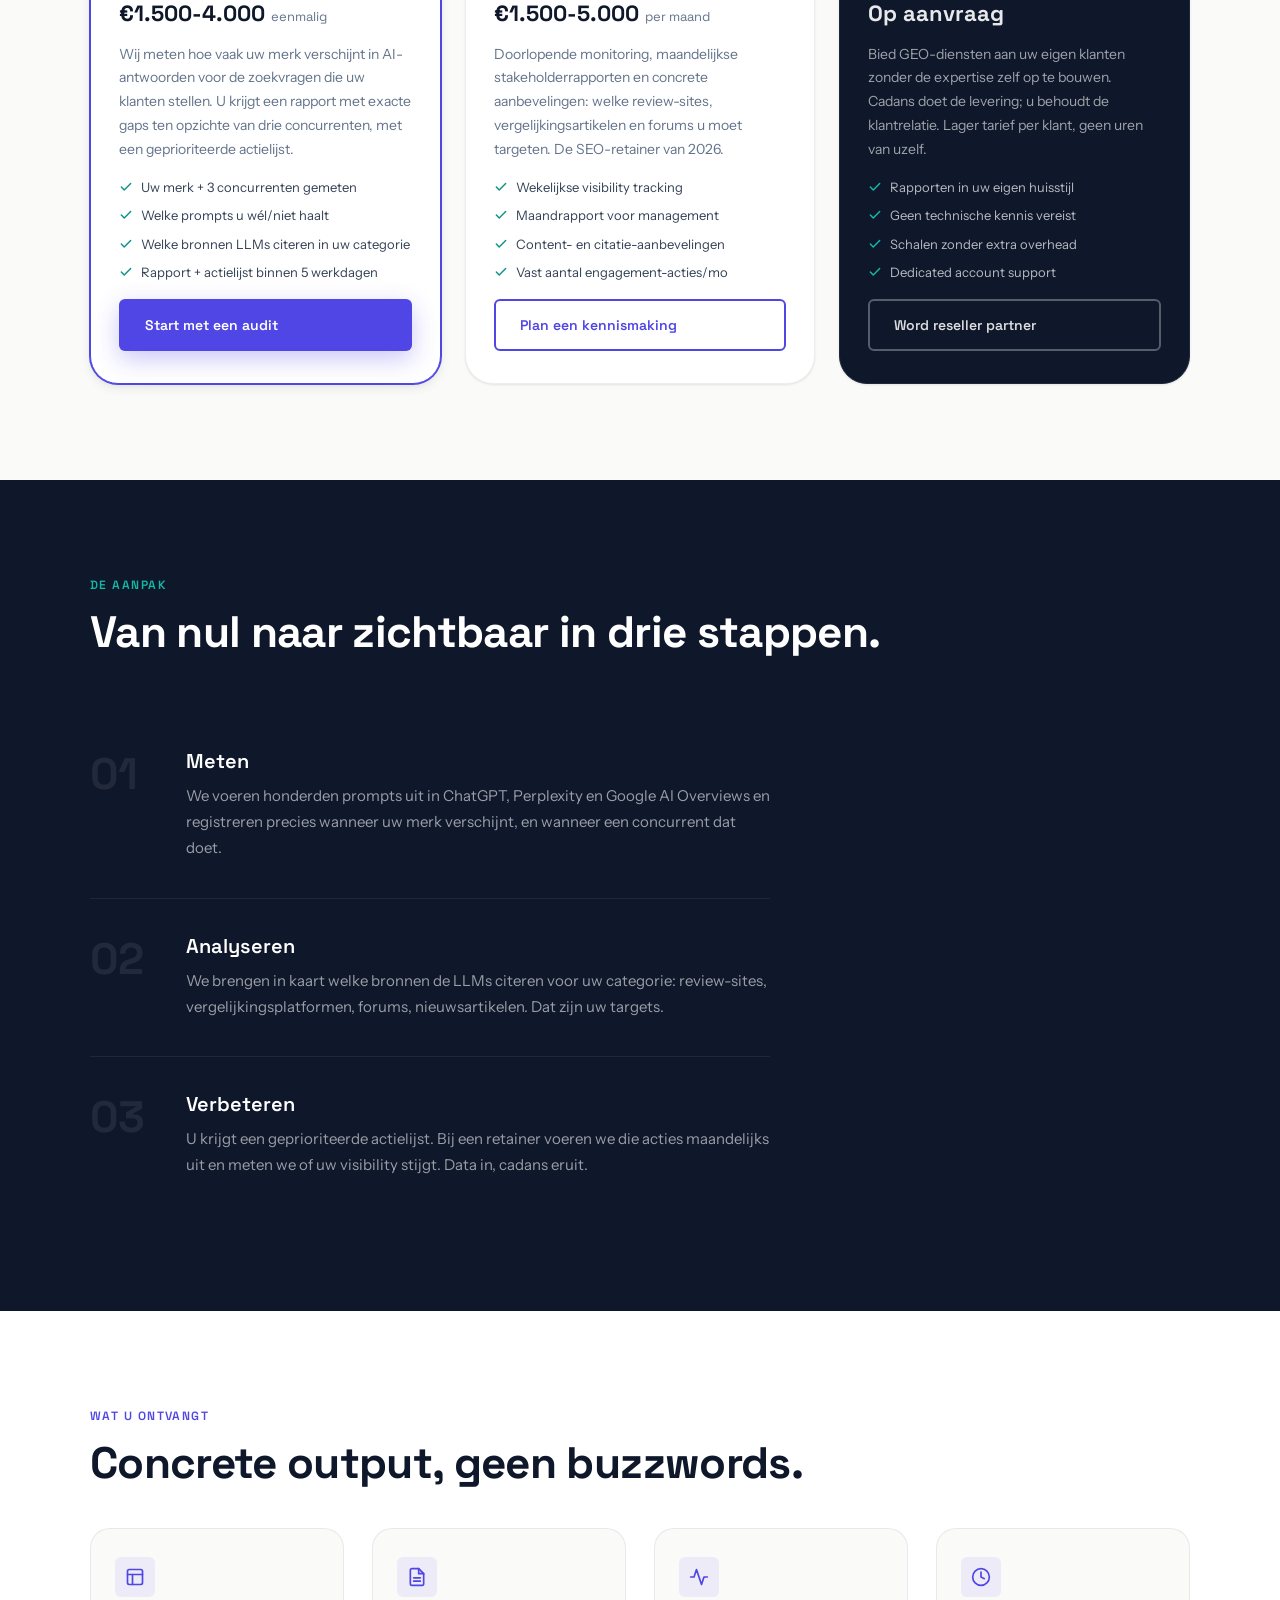
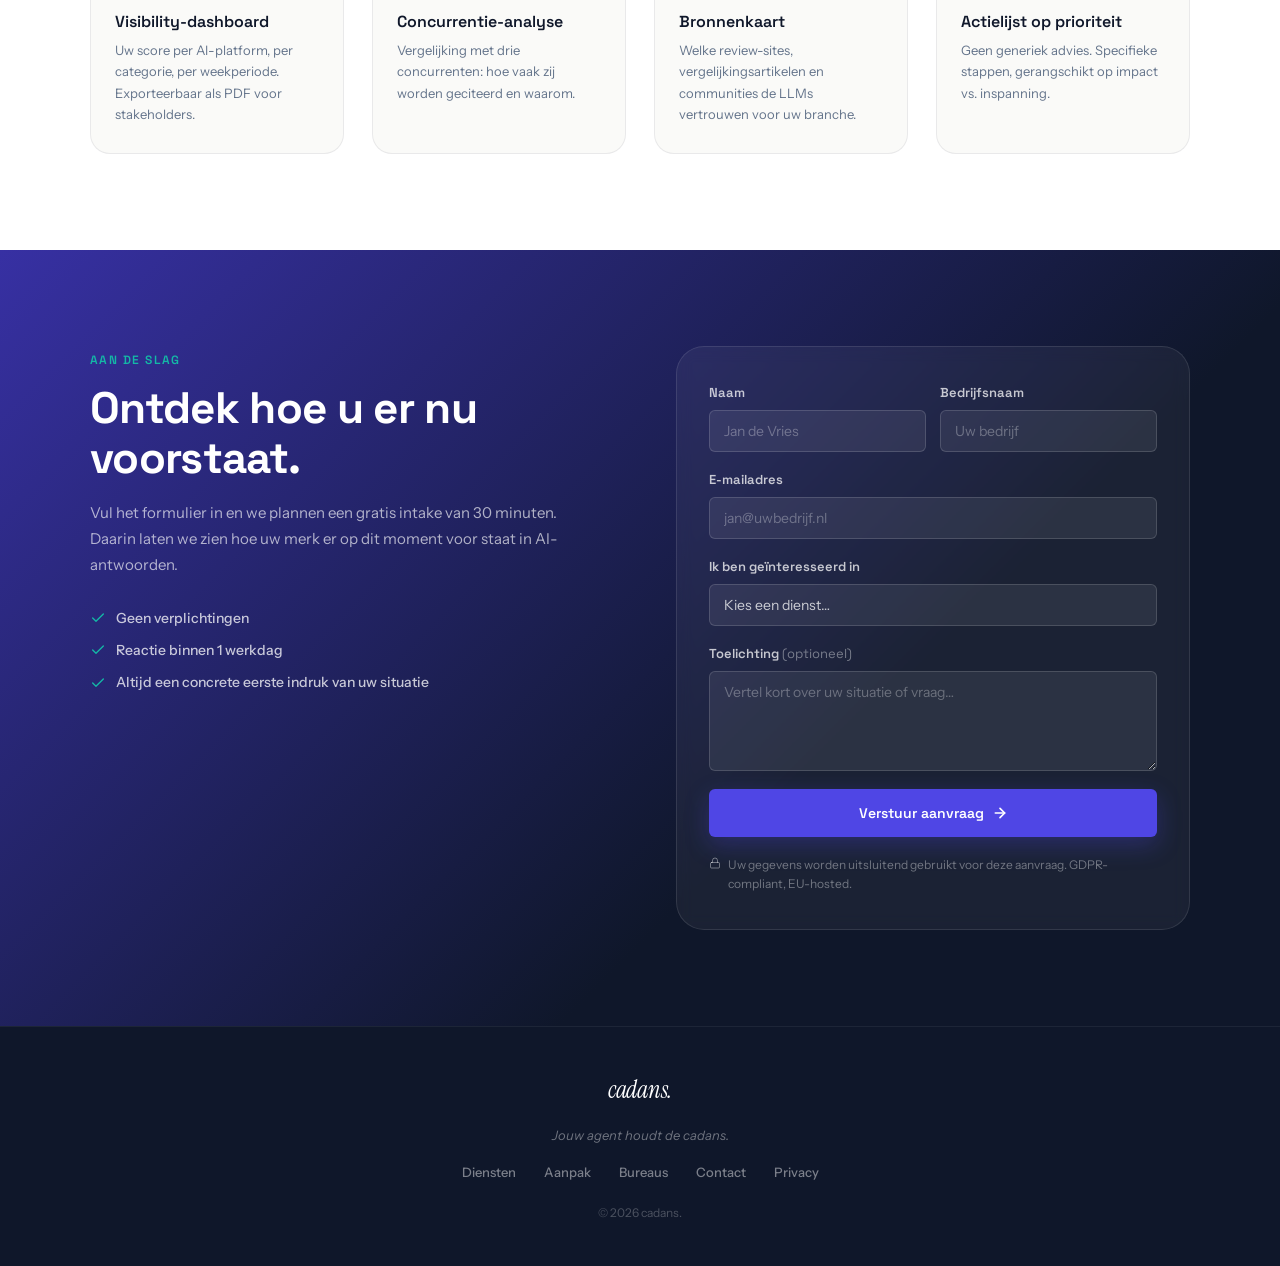
<file: landing/geo/index.html>
<!DOCTYPE html>
<html lang="nl">
<head>
  <meta charset="UTF-8" />
  <meta name="viewport" content="width=device-width, initial-scale=1.0" />
  <title>cadans. AI-zichtbaarheid die werkt</title>
  <meta name="description" content="Weet u wat ChatGPT over uw merk zegt? Cadans audit en verbetert uw zichtbaarheid in AI-zoekmachines. GEO voor Nederlandse bedrijven en bureaus." />
  <link rel="canonical" href="https://cadans.ai/geo" />
  <link rel="preconnect" href="https://fonts.googleapis.com" />
  <link rel="preconnect" href="https://fonts.gstatic.com" crossorigin />
  <link href="https://fonts.googleapis.com/css2?family=Space+Grotesk:wght@400;500;600;700&family=Instrument+Sans:wght@400;500;600&family=Instrument+Serif:ital@1&display=swap" rel="stylesheet" />
  <link rel="stylesheet" href="style.css" />
</head>
<body>

  <!-- NAV -->
  <header class="nav" role="banner">
    <a href="/" class="nav-logo" aria-label="cadans. home">cadans.</a>
    <nav class="nav-links" aria-label="Hoofdnavigatie">
      <a href="#diensten">Diensten</a>
      <a href="#aanpak">Aanpak</a>
      <a href="#bureaus">Bureaus</a>
    </nav>
    <button class="lang-btn" id="lang-btn" aria-label="Switch to English">EN</button>
    <a href="#contact" class="btn-primary btn-sm">
      <span class="nl-only">Gratis intake</span><span class="en-only">Free consultation</span>
    </a>
  </header>

  <!-- HERO -->
  <section class="hero" aria-labelledby="hero-heading">
    <div class="hero-bg" aria-hidden="true">
      <div class="hero-glow hero-glow-1"></div>
      <div class="hero-glow hero-glow-2"></div>
    </div>
    <div class="container hero-inner">
      <div class="pulse-motif" aria-hidden="true">
        <span class="dot dot-sm"></span>
        <span class="dot dot-sm"></span>
        <span class="dot dot-lg"></span>
        <span class="dot dot-lg"></span>
        <span class="dot dot-lg"></span>
        <span class="dot dot-sm"></span>
        <span class="dot dot-sm"></span>
      </div>
      <h1 id="hero-heading">
        Staat uw merk<br />
        <em>in het antwoord?</em>
      </h1>
      <p class="hero-sub">
        Uw klanten zoeken steeds vaker via ChatGPT, Perplexity en Google AI Overviews.
        Cadans brengt in kaart waar u staat, en zorgt dat u gevonden wordt.
      </p>
      <div class="hero-actions">
        <a href="#contact" class="btn-primary">Vraag een gratis intake aan</a>
        <a href="#diensten" class="btn-ghost">Bekijk de diensten</a>
      </div>
      <div class="hero-proof" aria-label="Klantbewijs">
        <span class="proof-tag">
          <svg width="14" height="14" viewBox="0 0 24 24" fill="none" stroke="currentColor" stroke-width="2.5" stroke-linecap="round" stroke-linejoin="round" aria-hidden="true"><polyline points="20 6 9 17 4 12"/></svg>
          Audit binnen 5 werkdagen
        </span>
        <span class="proof-tag">
          <svg width="14" height="14" viewBox="0 0 24 24" fill="none" stroke="currentColor" stroke-width="2.5" stroke-linecap="round" stroke-linejoin="round" aria-hidden="true"><polyline points="20 6 9 17 4 12"/></svg>
          EU-hosted, GDPR-compliant
        </span>
        <span class="proof-tag">
          <svg width="14" height="14" viewBox="0 0 24 24" fill="none" stroke="currentColor" stroke-width="2.5" stroke-linecap="round" stroke-linejoin="round" aria-hidden="true"><polyline points="20 6 9 17 4 12"/></svg>
          100% white-label optie
        </span>
      </div>
    </div>
  </section>

  <!-- PROBLEM -->
  <section class="problem" aria-labelledby="problem-heading">
    <div class="container problem-inner">
      <div class="problem-text">
        <span class="eyebrow">Het nieuwe zoeken</span>
        <h2 id="problem-heading">SEO is niet meer genoeg.</h2>
        <p>
          Wanneer iemand aan ChatGPT vraagt <em>"Welk boekhoudkantoor is goed in Utrecht?"</em>,
          krijgen ze drie namen. Als uw naam er niet bij staat, bestaat u niet.
        </p>
        <p>
          <strong>GEO (Generative Engine Optimization)</strong> is de discipline die bepaalt
          of AI-modellen uw merk noemen, aanbevelen en als bron citeren.
          Het is de SEO van 2026, en de meeste Nederlandse bedrijven hebben er nog nooit van gehoord.
        </p>
      </div>
      <div class="problem-visual" aria-hidden="true">
        <div class="chat-mock">
          <div class="chat-bubble chat-user">
            <svg width="14" height="14" viewBox="0 0 24 24" fill="none" stroke="currentColor" stroke-width="2" stroke-linecap="round" stroke-linejoin="round"><circle cx="12" cy="8" r="4"/><path d="M20 21a8 8 0 1 0-16 0"/></svg>
            Welk marketingbureau is goed in AI-strategie?
          </div>
          <div class="chat-bubble chat-ai">
            <div class="chat-ai-label">
              <span class="ai-dot"></span>
              AI
            </div>
            <p>Op basis van recente bronnen worden deze bureaus vaak genoemd:</p>
            <ul>
              <li class="mention mention-other">Bureau A (algemene marketing)</li>
              <li class="mention mention-other">Bureau B (social media)</li>
              <li class="mention mention-highlight">
                <svg width="12" height="12" viewBox="0 0 24 24" fill="currentColor" aria-hidden="true"><path d="M12 2l3.09 6.26L22 9.27l-5 4.87 1.18 6.88L12 17.77l-6.18 3.25L7 14.14 2 9.27l6.91-1.01L12 2z"/></svg>
                Uw merk hier
              </li>
            </ul>
          </div>
        </div>
      </div>
    </div>
  </section>

  <!-- SERVICES -->
  <section class="services" id="diensten" aria-labelledby="services-heading">
    <div class="container">
      <span class="eyebrow">Wat wij doen</span>
      <h2 id="services-heading">Drie manieren om u te helpen.</h2>
      <div class="services-grid">

        <!-- Card 1: Audit -->
        <article class="service-card service-card--featured" aria-labelledby="service-1-heading">
          <div class="service-card-header">
            <div class="service-icon service-icon--indigo" aria-hidden="true">
              <svg width="22" height="22" viewBox="0 0 24 24" fill="none" stroke="currentColor" stroke-width="2" stroke-linecap="round" stroke-linejoin="round"><circle cx="11" cy="11" r="8"/><path d="m21 21-4.35-4.35"/><path d="M11 8v6"/><path d="M8 11h6"/></svg>
            </div>
            <span class="service-badge">Populairste start</span>
          </div>
          <h3 id="service-1-heading">AI Visibility Audit</h3>
          <p class="service-price">€1.500-4.000 <span>eenmalig</span></p>
          <p class="service-desc">
            Wij meten hoe vaak uw merk verschijnt in AI-antwoorden voor de zoekvragen die uw klanten stellen.
            U krijgt een rapport met exacte gaps ten opzichte van drie concurrenten, met een geprioriteerde actielijst.
          </p>
          <ul class="service-list">
            <li>
              <svg width="14" height="14" viewBox="0 0 24 24" fill="none" stroke="currentColor" stroke-width="2.5" stroke-linecap="round" stroke-linejoin="round" aria-hidden="true"><polyline points="20 6 9 17 4 12"/></svg>
              Uw merk + 3 concurrenten gemeten
            </li>
            <li>
              <svg width="14" height="14" viewBox="0 0 24 24" fill="none" stroke="currentColor" stroke-width="2.5" stroke-linecap="round" stroke-linejoin="round" aria-hidden="true"><polyline points="20 6 9 17 4 12"/></svg>
              Welke prompts u wél/niet haalt
            </li>
            <li>
              <svg width="14" height="14" viewBox="0 0 24 24" fill="none" stroke="currentColor" stroke-width="2.5" stroke-linecap="round" stroke-linejoin="round" aria-hidden="true"><polyline points="20 6 9 17 4 12"/></svg>
              Welke bronnen LLMs citeren in uw categorie
            </li>
            <li>
              <svg width="14" height="14" viewBox="0 0 24 24" fill="none" stroke="currentColor" stroke-width="2.5" stroke-linecap="round" stroke-linejoin="round" aria-hidden="true"><polyline points="20 6 9 17 4 12"/></svg>
              Rapport + actielijst binnen 5 werkdagen
            </li>
          </ul>
          <a href="#contact" class="btn-primary">Start met een audit</a>
        </article>

        <!-- Card 2: Retainer -->
        <article class="service-card" aria-labelledby="service-2-heading">
          <div class="service-card-header">
            <div class="service-icon service-icon--teal" aria-hidden="true">
              <svg width="22" height="22" viewBox="0 0 24 24" fill="none" stroke="currentColor" stroke-width="2" stroke-linecap="round" stroke-linejoin="round"><polyline points="22 12 18 12 15 21 9 3 6 12 2 12"/></svg>
            </div>
          </div>
          <h3 id="service-2-heading">Maandelijkse GEO Retainer</h3>
          <p class="service-price">€1.500-5.000 <span>per maand</span></p>
          <p class="service-desc">
            Doorlopende monitoring, maandelijkse stakeholderrapporten en concrete aanbevelingen:
            welke review-sites, vergelijkingsartikelen en forums u moet targeten.
            De SEO-retainer van 2026.
          </p>
          <ul class="service-list">
            <li>
              <svg width="14" height="14" viewBox="0 0 24 24" fill="none" stroke="currentColor" stroke-width="2.5" stroke-linecap="round" stroke-linejoin="round" aria-hidden="true"><polyline points="20 6 9 17 4 12"/></svg>
              Wekelijkse visibility tracking
            </li>
            <li>
              <svg width="14" height="14" viewBox="0 0 24 24" fill="none" stroke="currentColor" stroke-width="2.5" stroke-linecap="round" stroke-linejoin="round" aria-hidden="true"><polyline points="20 6 9 17 4 12"/></svg>
              Maandrapport voor management
            </li>
            <li>
              <svg width="14" height="14" viewBox="0 0 24 24" fill="none" stroke="currentColor" stroke-width="2.5" stroke-linecap="round" stroke-linejoin="round" aria-hidden="true"><polyline points="20 6 9 17 4 12"/></svg>
              Content- en citatie-aanbevelingen
            </li>
            <li>
              <svg width="14" height="14" viewBox="0 0 24 24" fill="none" stroke="currentColor" stroke-width="2.5" stroke-linecap="round" stroke-linejoin="round" aria-hidden="true"><polyline points="20 6 9 17 4 12"/></svg>
              Vast aantal engagement-acties/mo
            </li>
          </ul>
          <a href="#contact" class="btn-outline">Plan een kennismaking</a>
        </article>

        <!-- Card 3: Agency -->
        <article class="service-card service-card--dark" id="bureaus" aria-labelledby="service-3-heading">
          <div class="service-card-header">
            <div class="service-icon service-icon--white" aria-hidden="true">
              <svg width="22" height="22" viewBox="0 0 24 24" fill="none" stroke="currentColor" stroke-width="2" stroke-linecap="round" stroke-linejoin="round"><path d="M17 21v-2a4 4 0 0 0-4-4H5a4 4 0 0 0-4 4v2"/><circle cx="9" cy="7" r="4"/><path d="M23 21v-2a4 4 0 0 0-3-3.87"/><path d="M16 3.13a4 4 0 0 1 0 7.75"/></svg>
            </div>
            <span class="service-badge service-badge--light">Voor bureaus</span>
          </div>
          <h3 id="service-3-heading">White-label Reseller</h3>
          <p class="service-price service-price--light">Op aanvraag</p>
          <p class="service-desc">
            Bied GEO-diensten aan uw eigen klanten zonder de expertise zelf op te bouwen.
            Cadans doet de levering; u behoudt de klantrelatie.
            Lager tarief per klant, geen uren van uzelf.
          </p>
          <ul class="service-list service-list--light">
            <li>
              <svg width="14" height="14" viewBox="0 0 24 24" fill="none" stroke="currentColor" stroke-width="2.5" stroke-linecap="round" stroke-linejoin="round" aria-hidden="true"><polyline points="20 6 9 17 4 12"/></svg>
              Rapporten in uw eigen huisstijl
            </li>
            <li>
              <svg width="14" height="14" viewBox="0 0 24 24" fill="none" stroke="currentColor" stroke-width="2.5" stroke-linecap="round" stroke-linejoin="round" aria-hidden="true"><polyline points="20 6 9 17 4 12"/></svg>
              Geen technische kennis vereist
            </li>
            <li>
              <svg width="14" height="14" viewBox="0 0 24 24" fill="none" stroke="currentColor" stroke-width="2.5" stroke-linecap="round" stroke-linejoin="round" aria-hidden="true"><polyline points="20 6 9 17 4 12"/></svg>
              Schalen zonder extra overhead
            </li>
            <li>
              <svg width="14" height="14" viewBox="0 0 24 24" fill="none" stroke="currentColor" stroke-width="2.5" stroke-linecap="round" stroke-linejoin="round" aria-hidden="true"><polyline points="20 6 9 17 4 12"/></svg>
              Dedicated account support
            </li>
          </ul>
          <a href="#contact" class="btn-ghost-light">Word reseller partner</a>
        </article>

      </div>
    </div>
  </section>

  <!-- HOW IT WORKS -->
  <section class="process" id="aanpak" aria-labelledby="process-heading">
    <div class="container">
      <span class="eyebrow">De aanpak</span>
      <h2 id="process-heading">Van nul naar zichtbaar in drie stappen.</h2>
      <ol class="process-steps" aria-label="Werkwijze">
        <li class="process-step">
          <div class="step-number" aria-hidden="true">01</div>
          <div class="step-content">
            <h3>Meten</h3>
            <p>
              We voeren honderden prompts uit in ChatGPT, Perplexity en Google AI Overviews
              en registreren precies wanneer uw merk verschijnt, en wanneer een concurrent dat doet.
            </p>
          </div>
        </li>
        <li class="process-step">
          <div class="step-number" aria-hidden="true">02</div>
          <div class="step-content">
            <h3>Analyseren</h3>
            <p>
              We brengen in kaart welke bronnen de LLMs citeren voor uw categorie: review-sites,
              vergelijkingsplatformen, forums, nieuwsartikelen. Dat zijn uw targets.
            </p>
          </div>
        </li>
        <li class="process-step">
          <div class="step-number" aria-hidden="true">03</div>
          <div class="step-content">
            <h3>Verbeteren</h3>
            <p>
              U krijgt een geprioriteerde actielijst. Bij een retainer voeren we die acties
              maandelijks uit en meten we of uw visibility stijgt. Data in, cadans eruit.
            </p>
          </div>
        </li>
      </ol>
    </div>
  </section>

  <!-- WHAT YOU GET (detail block) -->
  <section class="deliverables" aria-labelledby="deliverables-heading">
    <div class="container">
      <span class="eyebrow">Wat u ontvangt</span>
      <h2 id="deliverables-heading">Concrete output, geen buzzwords.</h2>
      <div class="deliverables-grid">
        <div class="deliverable-item">
          <div class="deliverable-icon" aria-hidden="true">
            <svg width="20" height="20" viewBox="0 0 24 24" fill="none" stroke="currentColor" stroke-width="2" stroke-linecap="round" stroke-linejoin="round"><rect x="3" y="3" width="18" height="18" rx="2"/><path d="M3 9h18"/><path d="M9 21V9"/></svg>
          </div>
          <h3>Visibility-dashboard</h3>
          <p>Uw score per AI-platform, per categorie, per weekperiode. Exporteerbaar als PDF voor stakeholders.</p>
        </div>
        <div class="deliverable-item">
          <div class="deliverable-icon" aria-hidden="true">
            <svg width="20" height="20" viewBox="0 0 24 24" fill="none" stroke="currentColor" stroke-width="2" stroke-linecap="round" stroke-linejoin="round"><path d="M14 2H6a2 2 0 0 0-2 2v16a2 2 0 0 0 2 2h12a2 2 0 0 0 2-2V8z"/><polyline points="14 2 14 8 20 8"/><line x1="16" y1="13" x2="8" y2="13"/><line x1="16" y1="17" x2="8" y2="17"/></svg>
          </div>
          <h3>Concurrentie-analyse</h3>
          <p>Vergelijking met drie concurrenten: hoe vaak zij worden geciteerd en waarom.</p>
        </div>
        <div class="deliverable-item">
          <div class="deliverable-icon" aria-hidden="true">
            <svg width="20" height="20" viewBox="0 0 24 24" fill="none" stroke="currentColor" stroke-width="2" stroke-linecap="round" stroke-linejoin="round"><polyline points="22 12 18 12 15 21 9 3 6 12 2 12"/></svg>
          </div>
          <h3>Bronnenkaart</h3>
          <p>Welke review-sites, vergelijkingsartikelen en communities de LLMs vertrouwen voor uw branche.</p>
        </div>
        <div class="deliverable-item">
          <div class="deliverable-icon" aria-hidden="true">
            <svg width="20" height="20" viewBox="0 0 24 24" fill="none" stroke="currentColor" stroke-width="2" stroke-linecap="round" stroke-linejoin="round"><circle cx="12" cy="12" r="10"/><polyline points="12 6 12 12 16 14"/></svg>
          </div>
          <h3>Actielijst op prioriteit</h3>
          <p>Geen generiek advies. Specifieke stappen, gerangschikt op impact vs. inspanning.</p>
        </div>
      </div>
    </div>
  </section>

  <!-- CONTACT -->
  <section class="contact" id="contact" aria-labelledby="contact-heading">
    <div class="container contact-inner">
      <div class="contact-text">
        <span class="eyebrow eyebrow--light">Aan de slag</span>
        <h2 id="contact-heading">Ontdek hoe u er nu voorstaat.</h2>
        <p>
          Vul het formulier in en we plannen een gratis intake van 30 minuten.
          Daarin laten we zien hoe uw merk er op dit moment voor staat in AI-antwoorden.
        </p>
        <ul class="contact-list">
          <li>
            <svg width="16" height="16" viewBox="0 0 24 24" fill="none" stroke="currentColor" stroke-width="2" stroke-linecap="round" stroke-linejoin="round" aria-hidden="true"><polyline points="20 6 9 17 4 12"/></svg>
            Geen verplichtingen
          </li>
          <li>
            <svg width="16" height="16" viewBox="0 0 24 24" fill="none" stroke="currentColor" stroke-width="2" stroke-linecap="round" stroke-linejoin="round" aria-hidden="true"><polyline points="20 6 9 17 4 12"/></svg>
            Reactie binnen 1 werkdag
          </li>
          <li>
            <svg width="16" height="16" viewBox="0 0 24 24" fill="none" stroke="currentColor" stroke-width="2" stroke-linecap="round" stroke-linejoin="round" aria-hidden="true"><polyline points="20 6 9 17 4 12"/></svg>
            Altijd een concrete eerste indruk van uw situatie
          </li>
        </ul>
      </div>
      <form class="contact-form" action="#" method="post" novalidate aria-label="Contactformulier">
        <div class="form-row">
          <div class="form-group">
            <label for="name">Naam</label>
            <input type="text" id="name" name="name" placeholder="Jan de Vries" autocomplete="name" required />
          </div>
          <div class="form-group">
            <label for="company">Bedrijfsnaam</label>
            <input type="text" id="company" name="company" placeholder="Uw bedrijf" autocomplete="organization" required />
          </div>
        </div>
        <div class="form-group">
          <label for="email">E-mailadres</label>
          <input type="email" id="email" name="email" placeholder="jan@uwbedrijf.nl" autocomplete="email" required />
        </div>
        <div class="form-group">
          <label for="interest">Ik ben geïnteresseerd in</label>
          <select id="interest" name="interest" required>
            <option value="" disabled selected>Kies een dienst…</option>
            <option value="audit">AI Visibility Audit (eenmalig)</option>
            <option value="retainer">Maandelijkse GEO Retainer</option>
            <option value="agency">White-label voor mijn bureau</option>
            <option value="unknown">Ik weet het nog niet</option>
          </select>
        </div>
        <div class="form-group">
          <label for="message">Toelichting <span class="label-optional">(optioneel)</span></label>
          <textarea id="message" name="message" rows="4" placeholder="Vertel kort over uw situatie of vraag…"></textarea>
        </div>
        <button type="submit" class="btn-primary btn-full">
          Verstuur aanvraag
          <svg width="16" height="16" viewBox="0 0 24 24" fill="none" stroke="currentColor" stroke-width="2.5" stroke-linecap="round" stroke-linejoin="round" aria-hidden="true"><line x1="5" y1="12" x2="19" y2="12"/><polyline points="12 5 19 12 12 19"/></svg>
        </button>
        <p class="form-gdpr">
          <svg width="12" height="12" viewBox="0 0 24 24" fill="none" stroke="currentColor" stroke-width="2" stroke-linecap="round" stroke-linejoin="round" aria-hidden="true"><rect x="3" y="11" width="18" height="11" rx="2" ry="2"/><path d="M7 11V7a5 5 0 0 1 10 0v4"/></svg>
          Uw gegevens worden uitsluitend gebruikt voor deze aanvraag. GDPR-compliant, EU-hosted.
        </p>
      </form>
    </div>
  </section>

  <!-- FOOTER -->
  <footer class="footer" role="contentinfo">
    <div class="container footer-inner">
      <a href="/" class="footer-logo" aria-label="cadans. home">cadans.</a>
      <p class="footer-tagline">Jouw agent houdt de cadans.</p>
      <nav class="footer-nav" aria-label="Footer navigatie">
        <a href="#diensten">Diensten</a>
        <a href="#aanpak">Aanpak</a>
        <a href="#bureaus">Bureaus</a>
        <a href="#contact">Contact</a>
        <a href="/privacy">Privacy</a>
      </nav>
      <p class="footer-copy">© 2026 cadans.</p>
    </div>
  </footer>

  <script src="main.js"></script>
  <script src="../lang.js"></script>
</body>
</html>
</file>
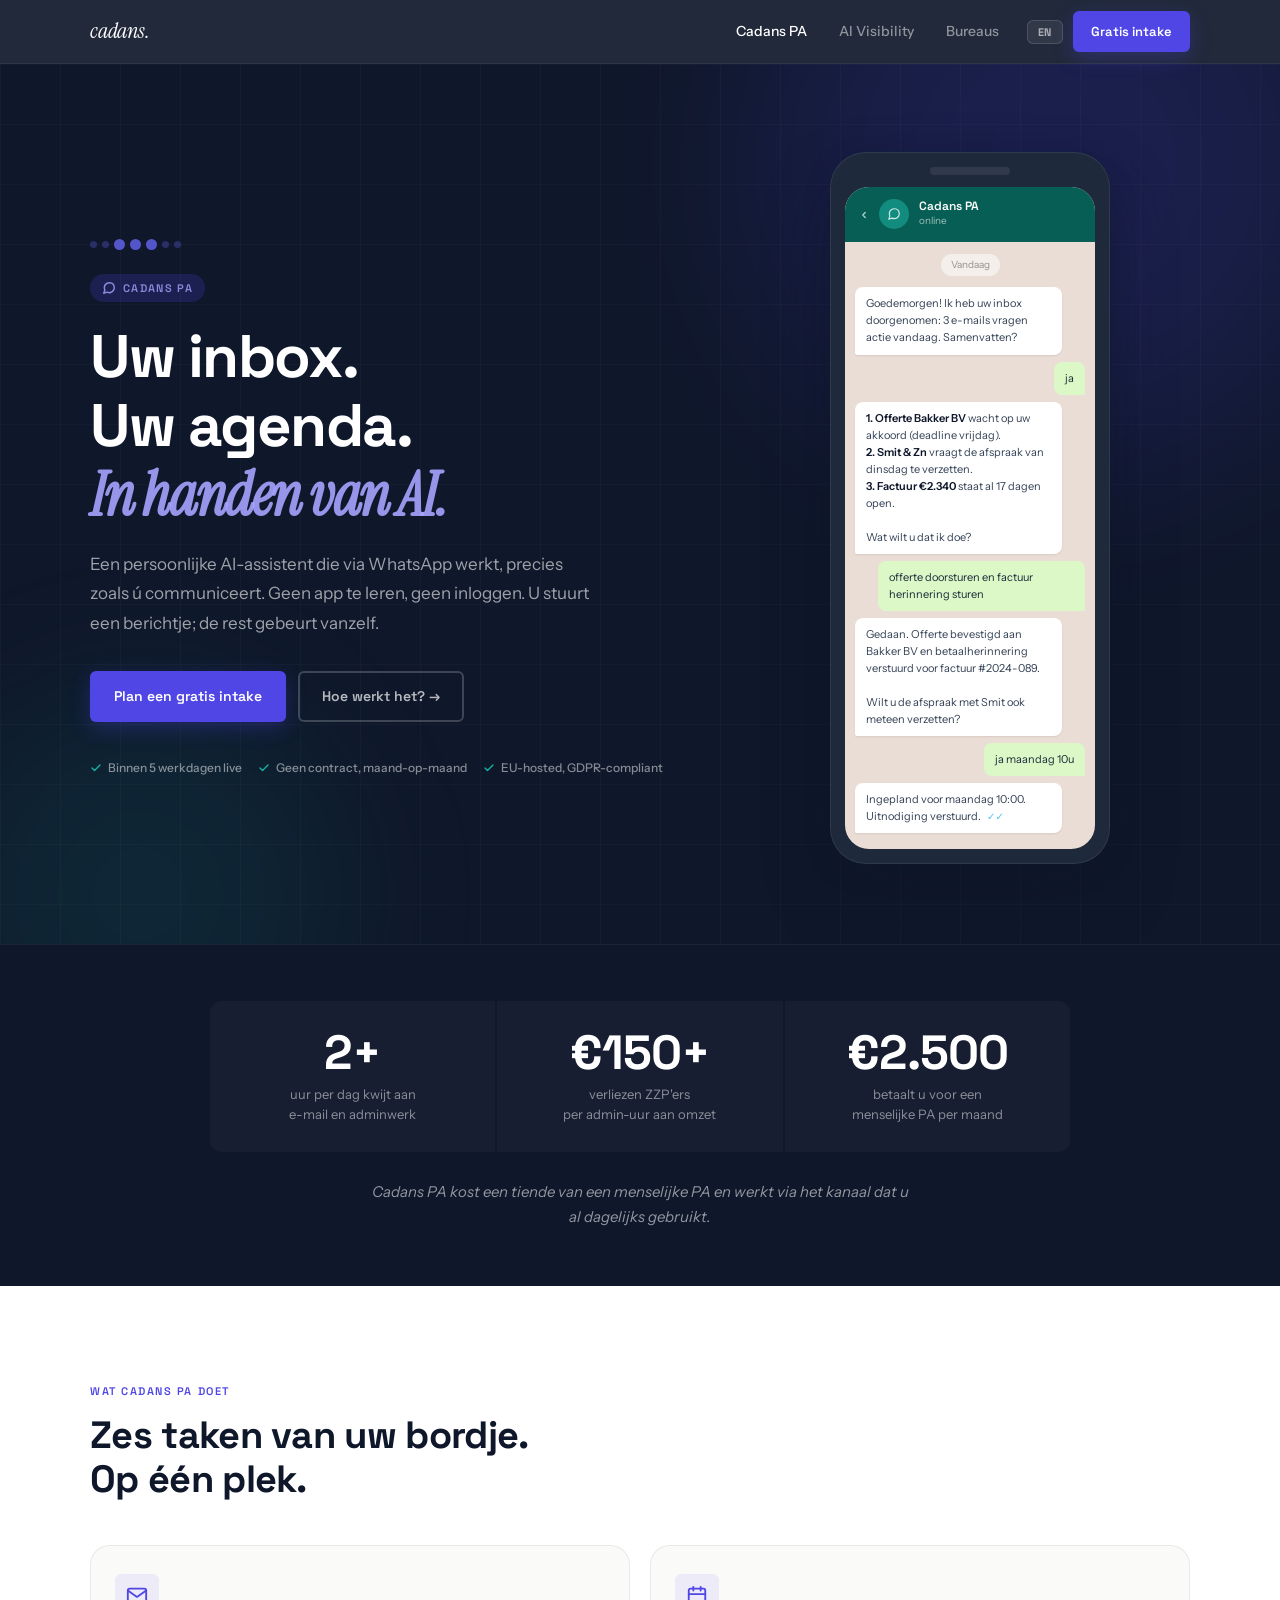
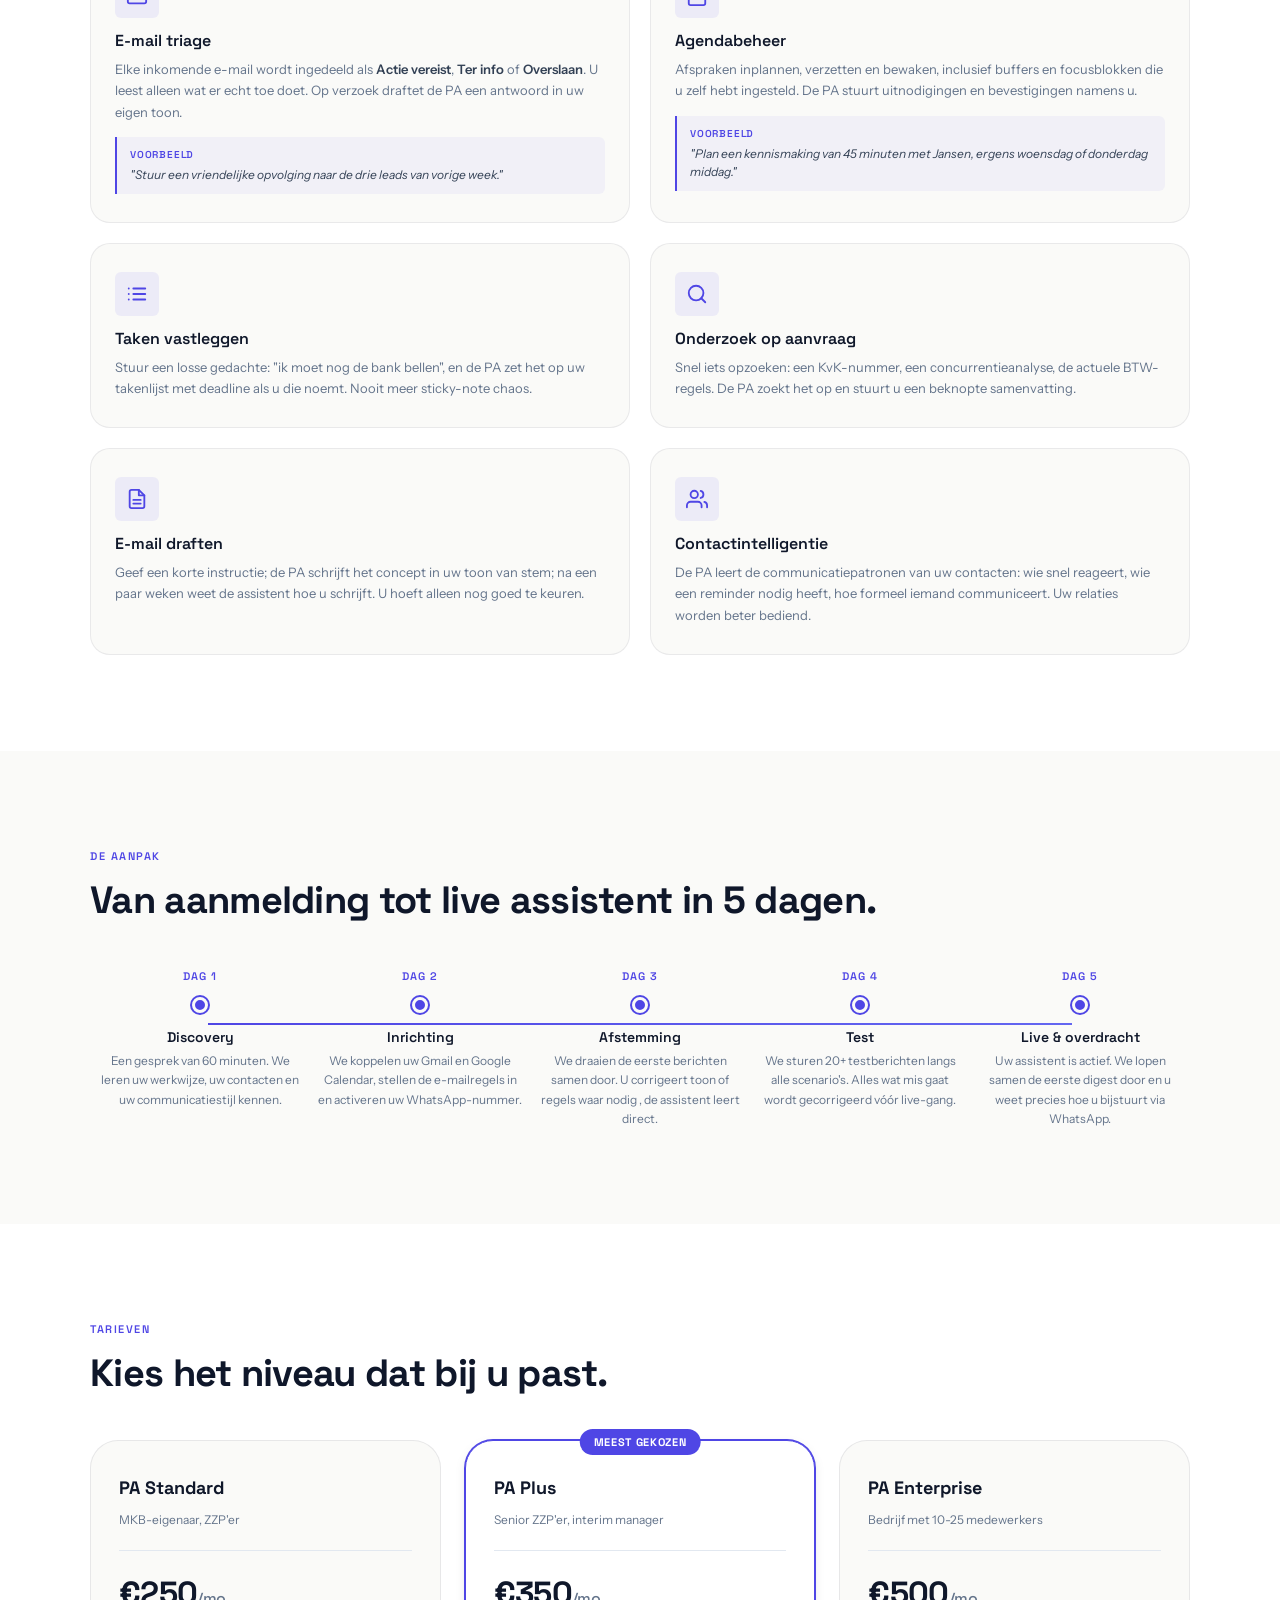
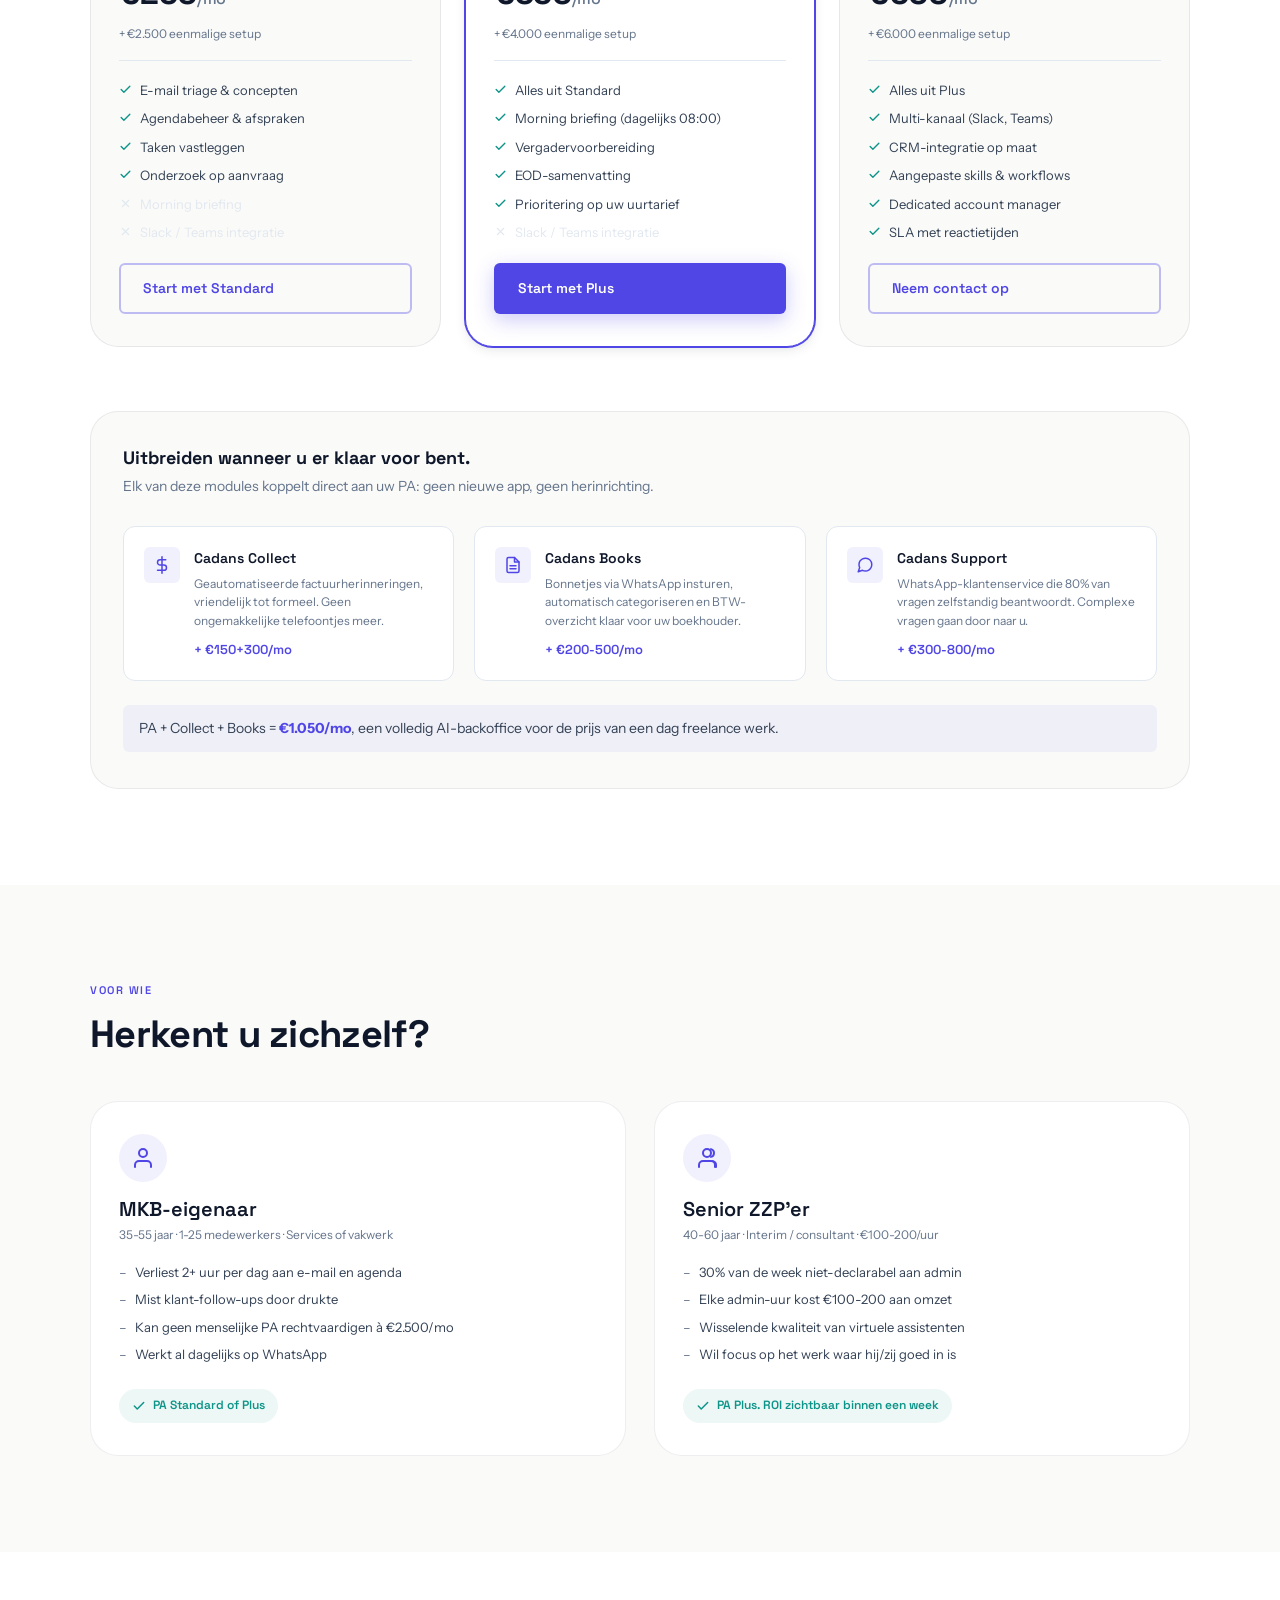
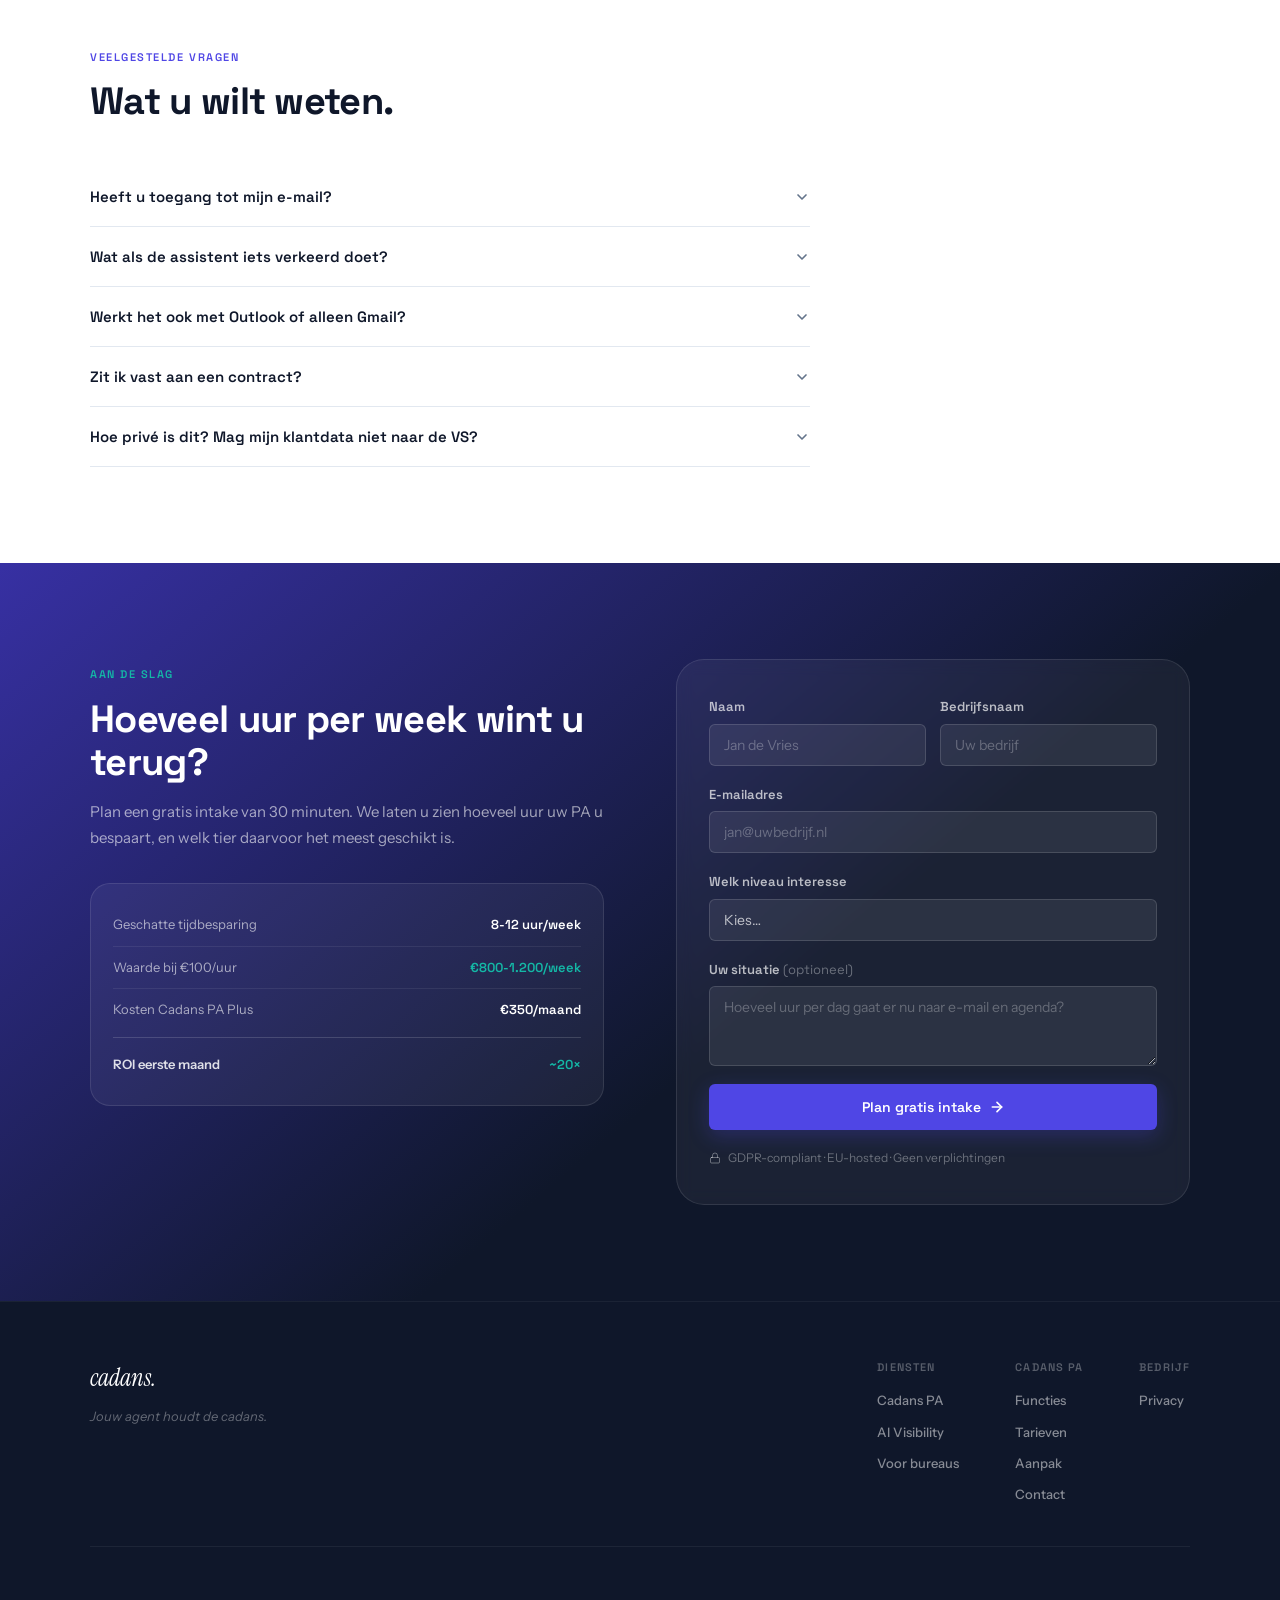
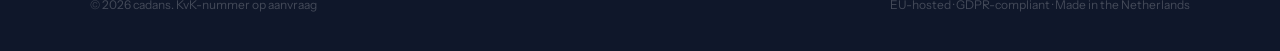
<file: landing-versions/v1-2026-07-23/assistent/index.html>
<!DOCTYPE html>
<html lang="nl">
<head>
  <meta charset="UTF-8" />
  <meta name="viewport" content="width=device-width, initial-scale=1.0" />
  <title>Cadans PA: Uw AI-assistent op WhatsApp</title>
  <meta name="description" content="Cadans PA neemt uw e-mail, agenda en adminwerk over via WhatsApp. Persoonlijk ingericht, binnen 5 werkdagen live. Vanaf €250/maand." />
  <link rel="preconnect" href="https://fonts.googleapis.com" />
  <link rel="preconnect" href="https://fonts.gstatic.com" crossorigin />
  <link href="https://fonts.googleapis.com/css2?family=Space+Grotesk:wght@400;500;600;700&family=Instrument+Sans:wght@400;500;600&family=Instrument+Serif:ital@1&display=swap" rel="stylesheet" />
  <link rel="stylesheet" href="style.css" />
</head>
<body>

  <!-- NAV -->
  <header class="nav" role="banner">
    <a href="/" class="nav-logo" aria-label="cadans. home">cadans.</a>
    <nav class="nav-links" aria-label="Hoofdnavigatie">
      <a href="/assistent" class="nav-active">Cadans PA</a>
      <a href="/geo">AI Visibility</a>
      <a href="/bureaus">Bureaus</a>
    </nav>
    <button class="lang-btn" id="lang-btn" aria-label="Switch to English">EN</button>
    <a href="#contact" class="btn-primary btn-sm">
      <span class="nl-only">Gratis intake</span><span class="en-only">Free consultation</span>
    </a>
    <button class="nav-toggle" aria-label="Menu openen" aria-expanded="false" aria-controls="mobile-menu">
      <svg width="20" height="20" viewBox="0 0 24 24" fill="none" stroke="currentColor" stroke-width="2.5" stroke-linecap="round" aria-hidden="true"><line x1="3" y1="6" x2="21" y2="6"/><line x1="3" y1="12" x2="21" y2="12"/><line x1="3" y1="18" x2="21" y2="18"/></svg>
    </button>
  </header>
  <div class="mobile-menu" id="mobile-menu" aria-hidden="true">
    <a href="/assistent">Cadans PA</a>
    <a href="/geo">AI Visibility</a>
    <a href="/bureaus">Bureaus</a>
    <a href="#contact" class="btn-primary">Gratis intake</a>
  </div>

  <!-- HERO -->
  <section class="hero" aria-labelledby="hero-heading">
    <div class="hero-bg" aria-hidden="true">
      <div class="hero-glow-1"></div>
      <div class="hero-glow-2"></div>
      <div class="hero-grid"></div>
    </div>
    <div class="container hero-inner">
      <div class="hero-text">
        <div class="pulse-motif" aria-hidden="true">
          <span class="dot dot-sm"></span><span class="dot dot-sm"></span>
          <span class="dot dot-lg"></span><span class="dot dot-lg"></span><span class="dot dot-lg"></span>
          <span class="dot dot-sm"></span><span class="dot dot-sm"></span>
        </div>
        <div class="hero-kicker">
          <svg width="14" height="14" viewBox="0 0 24 24" fill="none" stroke="currentColor" stroke-width="2.5" stroke-linecap="round" stroke-linejoin="round" aria-hidden="true"><path d="M21 11.5a8.38 8.38 0 0 1-.9 3.8 8.5 8.5 0 0 1-7.6 4.7 8.38 8.38 0 0 1-3.8-.9L3 21l1.9-5.7a8.38 8.38 0 0 1-.9-3.8 8.5 8.5 0 0 1 4.7-7.6 8.38 8.38 0 0 1 3.8-.9h.5a8.48 8.48 0 0 1 8 8v.5z"/></svg>
          Cadans PA
        </div>
        <h1 id="hero-heading">Uw inbox.<br />Uw agenda.<br /><em>In handen van AI.</em></h1>
        <p class="hero-sub">
          Een persoonlijke AI-assistent die via WhatsApp werkt,
          precies zoals ú communiceert. Geen app te leren, geen inloggen.
          U stuurt een berichtje; de rest gebeurt vanzelf.
        </p>
        <div class="hero-actions">
          <a href="#contact" class="btn-primary">Plan een gratis intake</a>
          <a href="#hoe-het-werkt" class="btn-ghost">Hoe werkt het? →</a>
        </div>
        <div class="hero-tags" aria-label="Kernpunten">
          <span class="tag">
            <svg width="12" height="12" viewBox="0 0 24 24" fill="none" stroke="currentColor" stroke-width="2.5" stroke-linecap="round" stroke-linejoin="round" aria-hidden="true"><polyline points="20 6 9 17 4 12"/></svg>
            Binnen 5 werkdagen live
          </span>
          <span class="tag">
            <svg width="12" height="12" viewBox="0 0 24 24" fill="none" stroke="currentColor" stroke-width="2.5" stroke-linecap="round" stroke-linejoin="round" aria-hidden="true"><polyline points="20 6 9 17 4 12"/></svg>
            Geen contract, maand-op-maand
          </span>
          <span class="tag">
            <svg width="12" height="12" viewBox="0 0 24 24" fill="none" stroke="currentColor" stroke-width="2.5" stroke-linecap="round" stroke-linejoin="round" aria-hidden="true"><polyline points="20 6 9 17 4 12"/></svg>
            EU-hosted, GDPR-compliant
          </span>
        </div>
      </div>
      <div class="hero-visual" aria-hidden="true">
        <div class="wa-phone">
          <div class="wa-notch"></div>
          <div class="wa-screen">
            <div class="wa-header">
              <div class="wa-back">
                <svg width="10" height="10" viewBox="0 0 24 24" fill="none" stroke="currentColor" stroke-width="3" stroke-linecap="round" stroke-linejoin="round"><polyline points="15 18 9 12 15 6"/></svg>
              </div>
              <div class="wa-avatar-sm">
                <svg width="14" height="14" viewBox="0 0 24 24" fill="none" stroke="currentColor" stroke-width="2" stroke-linecap="round" stroke-linejoin="round"><path d="M21 11.5a8.38 8.38 0 0 1-.9 3.8 8.5 8.5 0 0 1-7.6 4.7 8.38 8.38 0 0 1-3.8-.9L3 21l1.9-5.7a8.38 8.38 0 0 1-.9-3.8 8.5 8.5 0 0 1 4.7-7.6 8.38 8.38 0 0 1 3.8-.9h.5a8.48 8.48 0 0 1 8 8v.5z"/></svg>
              </div>
              <div class="wa-info">
                <div class="wa-name">Cadans PA</div>
                <div class="wa-status-dot">online</div>
              </div>
            </div>
            <div class="wa-body">
              <div class="wa-date-divider">Vandaag</div>
              <div class="wa-bubble wa-in">
                Goedemorgen! Ik heb uw inbox doorgenomen: 3 e-mails vragen actie vandaag. Samenvatten?
              </div>
              <div class="wa-bubble wa-out">ja</div>
              <div class="wa-bubble wa-in">
                <strong>1. Offerte Bakker BV</strong> wacht op uw akkoord (deadline vrijdag).<br />
                <strong>2. Smit & Zn</strong> vraagt de afspraak van dinsdag te verzetten.<br />
                <strong>3. Factuur €2.340</strong> staat al 17 dagen open.<br /><br />
                Wat wilt u dat ik doe?
              </div>
              <div class="wa-bubble wa-out">offerte doorsturen en factuur herinnering sturen</div>
              <div class="wa-bubble wa-in">
                Gedaan. Offerte bevestigd aan Bakker BV en betaalherinnering verstuurd voor factuur #2024-089.
                <br /><br />
                Wilt u de afspraak met Smit ook meteen verzetten?
              </div>
              <div class="wa-bubble wa-out">ja maandag 10u</div>
              <div class="wa-bubble wa-in">
                Ingepland voor maandag 10:00. Uitnodiging verstuurd.
                <span class="wa-check">✓✓</span>
              </div>
            </div>
          </div>
        </div>
      </div>
    </div>
  </section>

  <!-- PROBLEM -->
  <section class="problem" aria-labelledby="problem-heading">
    <div class="container">
      <div class="problem-inner">
        <div class="stat-block">
          <div class="stat-number">2+</div>
          <div class="stat-label">uur per dag kwijt aan<br />e-mail en adminwerk</div>
        </div>
        <div class="stat-block">
          <div class="stat-number">€150+</div>
          <div class="stat-label">verliezen ZZP'ers<br />per admin-uur aan omzet</div>
        </div>
        <div class="stat-block">
          <div class="stat-number">€2.500</div>
          <div class="stat-label">betaalt u voor een<br />menselijke PA per maand</div>
        </div>
      </div>
      <p class="problem-conclusion">
        Cadans PA kost een tiende van een menselijke PA en werkt via het kanaal dat u al dagelijks gebruikt.
      </p>
    </div>
  </section>

  <!-- FEATURES -->
  <section class="features" id="functies" aria-labelledby="features-heading">
    <div class="container">
      <span class="eyebrow">Wat Cadans PA doet</span>
      <h2 id="features-heading">Zes taken van uw bordje.<br />Op één plek.</h2>
      <div class="features-grid">

        <div class="feature-card feature-card--wide">
          <div class="feature-icon feature-icon--indigo" aria-hidden="true">
            <svg width="22" height="22" viewBox="0 0 24 24" fill="none" stroke="currentColor" stroke-width="2" stroke-linecap="round" stroke-linejoin="round"><path d="M4 4h16c1.1 0 2 .9 2 2v12c0 1.1-.9 2-2 2H4c-1.1 0-2-.9-2-2V6c0-1.1.9-2 2-2z"/><polyline points="22,6 12,13 2,6"/></svg>
          </div>
          <h3>E-mail triage</h3>
          <p>Elke inkomende e-mail wordt ingedeeld als <strong>Actie vereist</strong>, <strong>Ter info</strong> of <strong>Overslaan</strong>. U leest alleen wat er echt toe doet. Op verzoek draftet de PA een antwoord in uw eigen toon.</p>
          <div class="feature-example">
            <span class="ex-label">Voorbeeld</span>
            "Stuur een vriendelijke opvolging naar de drie leads van vorige week."
          </div>
        </div>

        <div class="feature-card feature-card--wide">
          <div class="feature-icon feature-icon--indigo" aria-hidden="true">
            <svg width="22" height="22" viewBox="0 0 24 24" fill="none" stroke="currentColor" stroke-width="2" stroke-linecap="round" stroke-linejoin="round"><rect x="3" y="4" width="18" height="18" rx="2" ry="2"/><line x1="16" y1="2" x2="16" y2="6"/><line x1="8" y1="2" x2="8" y2="6"/><line x1="3" y1="10" x2="21" y2="10"/></svg>
          </div>
          <h3>Agendabeheer</h3>
          <p>Afspraken inplannen, verzetten en bewaken, inclusief buffers en focusblokken die u zelf hebt ingesteld. De PA stuurt uitnodigingen en bevestigingen namens u.</p>
          <div class="feature-example">
            <span class="ex-label">Voorbeeld</span>
            "Plan een kennismaking van 45 minuten met Jansen, ergens woensdag of donderdag middag."
          </div>
        </div>

        <div class="feature-card">
          <div class="feature-icon feature-icon--indigo" aria-hidden="true">
            <svg width="22" height="22" viewBox="0 0 24 24" fill="none" stroke="currentColor" stroke-width="2" stroke-linecap="round" stroke-linejoin="round"><line x1="8" y1="6" x2="21" y2="6"/><line x1="8" y1="12" x2="21" y2="12"/><line x1="8" y1="18" x2="21" y2="18"/><line x1="3" y1="6" x2="3.01" y2="6"/><line x1="3" y1="12" x2="3.01" y2="12"/><line x1="3" y1="18" x2="3.01" y2="18"/></svg>
          </div>
          <h3>Taken vastleggen</h3>
          <p>Stuur een losse gedachte: "ik moet nog de bank bellen", en de PA zet het op uw takenlijst met deadline als u die noemt. Nooit meer sticky-note chaos.</p>
        </div>

        <div class="feature-card">
          <div class="feature-icon feature-icon--indigo" aria-hidden="true">
            <svg width="22" height="22" viewBox="0 0 24 24" fill="none" stroke="currentColor" stroke-width="2" stroke-linecap="round" stroke-linejoin="round"><circle cx="11" cy="11" r="8"/><path d="m21 21-4.35-4.35"/></svg>
          </div>
          <h3>Onderzoek op aanvraag</h3>
          <p>Snel iets opzoeken: een KvK-nummer, een concurrentieanalyse, de actuele BTW-regels. De PA zoekt het op en stuurt u een beknopte samenvatting.</p>
        </div>

        <div class="feature-card">
          <div class="feature-icon feature-icon--indigo" aria-hidden="true">
            <svg width="22" height="22" viewBox="0 0 24 24" fill="none" stroke="currentColor" stroke-width="2" stroke-linecap="round" stroke-linejoin="round"><path d="M14 2H6a2 2 0 0 0-2 2v16a2 2 0 0 0 2 2h12a2 2 0 0 0 2-2V8z"/><polyline points="14 2 14 8 20 8"/><line x1="16" y1="13" x2="8" y2="13"/><line x1="16" y1="17" x2="8" y2="17"/></svg>
          </div>
          <h3>E-mail draften</h3>
          <p>Geef een korte instructie; de PA schrijft het concept in uw toon van stem; na een paar weken weet de assistent hoe u schrijft. U hoeft alleen nog goed te keuren.</p>
        </div>

        <div class="feature-card">
          <div class="feature-icon feature-icon--indigo" aria-hidden="true">
            <svg width="22" height="22" viewBox="0 0 24 24" fill="none" stroke="currentColor" stroke-width="2" stroke-linecap="round" stroke-linejoin="round"><path d="M17 21v-2a4 4 0 0 0-4-4H5a4 4 0 0 0-4 4v2"/><circle cx="9" cy="7" r="4"/><path d="M23 21v-2a4 4 0 0 0-3-3.87"/><path d="M16 3.13a4 4 0 0 1 0 7.75"/></svg>
          </div>
          <h3>Contactintelligentie</h3>
          <p>De PA leert de communicatiepatronen van uw contacten: wie snel reageert, wie een reminder nodig heeft, hoe formeel iemand communiceert. Uw relaties worden beter bediend.</p>
        </div>

      </div>
    </div>
  </section>

  <!-- HOW IT WORKS -->
  <section class="process" id="hoe-het-werkt" aria-labelledby="process-heading">
    <div class="container">
      <span class="eyebrow">De aanpak</span>
      <h2 id="process-heading">Van aanmelding tot live assistent in 5 dagen.</h2>
      <div class="process-track" aria-label="Stappenplan">
        <div class="process-step">
          <div class="ps-day" aria-label="Dag 1">Dag 1</div>
          <div class="ps-dot" aria-hidden="true"></div>
          <div class="ps-content">
            <h3>Discovery</h3>
            <p>Een gesprek van 60 minuten. We leren uw werkwijze, uw contacten en uw communicatiestijl kennen.</p>
          </div>
        </div>
        <div class="process-step">
          <div class="ps-day" aria-label="Dag 2">Dag 2</div>
          <div class="ps-dot" aria-hidden="true"></div>
          <div class="ps-content">
            <h3>Inrichting</h3>
            <p>We koppelen uw Gmail en Google Calendar, stellen de e-mailregels in en activeren uw WhatsApp-nummer.</p>
          </div>
        </div>
        <div class="process-step">
          <div class="ps-day" aria-label="Dag 3">Dag 3</div>
          <div class="ps-dot" aria-hidden="true"></div>
          <div class="ps-content">
            <h3>Afstemming</h3>
            <p>We draaien de eerste berichten samen door. U corrigeert toon of regels waar nodig , de assistent leert direct.</p>
          </div>
        </div>
        <div class="process-step">
          <div class="ps-day" aria-label="Dag 4">Dag 4</div>
          <div class="ps-dot" aria-hidden="true"></div>
          <div class="ps-content">
            <h3>Test</h3>
            <p>We sturen 20+ testberichten langs alle scenario's. Alles wat mis gaat wordt gecorrigeerd vóór live-gang.</p>
          </div>
        </div>
        <div class="process-step">
          <div class="ps-day" aria-label="Dag 5">Dag 5</div>
          <div class="ps-dot" aria-hidden="true"></div>
          <div class="ps-content">
            <h3>Live &amp; overdracht</h3>
            <p>Uw assistent is actief. We lopen samen de eerste digest door en u weet precies hoe u bijstuurt via WhatsApp.</p>
          </div>
        </div>
      </div>
    </div>
  </section>

  <!-- PRICING -->
  <section class="pricing" id="tarieven" aria-labelledby="pricing-heading">
    <div class="container">
      <span class="eyebrow">Tarieven</span>
      <h2 id="pricing-heading">Kies het niveau dat bij u past.</h2>
      <div class="pricing-grid">

        <article class="pricing-card" aria-labelledby="plan-standard">
          <div class="plan-name" id="plan-standard">PA Standard</div>
          <div class="plan-for">MKB-eigenaar, ZZP'er</div>
          <div class="plan-price">
            <span class="plan-monthly">€250<span>/mo</span></span>
            <span class="plan-setup">+ €2.500 eenmalige setup</span>
          </div>
          <ul class="plan-features">
            <li><svg width="13" height="13" viewBox="0 0 24 24" fill="none" stroke="currentColor" stroke-width="2.5" stroke-linecap="round" stroke-linejoin="round" aria-hidden="true"><polyline points="20 6 9 17 4 12"/></svg> E-mail triage &amp; concepten</li>
            <li><svg width="13" height="13" viewBox="0 0 24 24" fill="none" stroke="currentColor" stroke-width="2.5" stroke-linecap="round" stroke-linejoin="round" aria-hidden="true"><polyline points="20 6 9 17 4 12"/></svg> Agendabeheer &amp; afspraken</li>
            <li><svg width="13" height="13" viewBox="0 0 24 24" fill="none" stroke="currentColor" stroke-width="2.5" stroke-linecap="round" stroke-linejoin="round" aria-hidden="true"><polyline points="20 6 9 17 4 12"/></svg> Taken vastleggen</li>
            <li><svg width="13" height="13" viewBox="0 0 24 24" fill="none" stroke="currentColor" stroke-width="2.5" stroke-linecap="round" stroke-linejoin="round" aria-hidden="true"><polyline points="20 6 9 17 4 12"/></svg> Onderzoek op aanvraag</li>
            <li class="plan-feature--muted"><svg width="13" height="13" viewBox="0 0 24 24" fill="none" stroke="currentColor" stroke-width="2" stroke-linecap="round" stroke-linejoin="round" aria-hidden="true"><line x1="18" y1="6" x2="6" y2="18"/><line x1="6" y1="6" x2="18" y2="18"/></svg> Morning briefing</li>
            <li class="plan-feature--muted"><svg width="13" height="13" viewBox="0 0 24 24" fill="none" stroke="currentColor" stroke-width="2" stroke-linecap="round" stroke-linejoin="round" aria-hidden="true"><line x1="18" y1="6" x2="6" y2="18"/><line x1="6" y1="6" x2="18" y2="18"/></svg> Slack / Teams integratie</li>
          </ul>
          <a href="#contact" class="btn-outline">Start met Standard</a>
        </article>

        <article class="pricing-card pricing-card--featured" aria-labelledby="plan-plus">
          <div class="plan-badge">Meest gekozen</div>
          <div class="plan-name" id="plan-plus">PA Plus</div>
          <div class="plan-for">Senior ZZP'er, interim manager</div>
          <div class="plan-price">
            <span class="plan-monthly">€350<span>/mo</span></span>
            <span class="plan-setup">+ €4.000 eenmalige setup</span>
          </div>
          <ul class="plan-features">
            <li><svg width="13" height="13" viewBox="0 0 24 24" fill="none" stroke="currentColor" stroke-width="2.5" stroke-linecap="round" stroke-linejoin="round" aria-hidden="true"><polyline points="20 6 9 17 4 12"/></svg> Alles uit Standard</li>
            <li><svg width="13" height="13" viewBox="0 0 24 24" fill="none" stroke="currentColor" stroke-width="2.5" stroke-linecap="round" stroke-linejoin="round" aria-hidden="true"><polyline points="20 6 9 17 4 12"/></svg> Morning briefing (dagelijks 08:00)</li>
            <li><svg width="13" height="13" viewBox="0 0 24 24" fill="none" stroke="currentColor" stroke-width="2.5" stroke-linecap="round" stroke-linejoin="round" aria-hidden="true"><polyline points="20 6 9 17 4 12"/></svg> Vergadervoorbereiding</li>
            <li><svg width="13" height="13" viewBox="0 0 24 24" fill="none" stroke="currentColor" stroke-width="2.5" stroke-linecap="round" stroke-linejoin="round" aria-hidden="true"><polyline points="20 6 9 17 4 12"/></svg> EOD-samenvatting</li>
            <li><svg width="13" height="13" viewBox="0 0 24 24" fill="none" stroke="currentColor" stroke-width="2.5" stroke-linecap="round" stroke-linejoin="round" aria-hidden="true"><polyline points="20 6 9 17 4 12"/></svg> Prioritering op uw uurtarief</li>
            <li class="plan-feature--muted"><svg width="13" height="13" viewBox="0 0 24 24" fill="none" stroke="currentColor" stroke-width="2" stroke-linecap="round" stroke-linejoin="round" aria-hidden="true"><line x1="18" y1="6" x2="6" y2="18"/><line x1="6" y1="6" x2="18" y2="18"/></svg> Slack / Teams integratie</li>
          </ul>
          <a href="#contact" class="btn-primary">Start met Plus</a>
        </article>

        <article class="pricing-card" aria-labelledby="plan-enterprise">
          <div class="plan-name" id="plan-enterprise">PA Enterprise</div>
          <div class="plan-for">Bedrijf met 10-25 medewerkers</div>
          <div class="plan-price">
            <span class="plan-monthly">€500<span>/mo</span></span>
            <span class="plan-setup">+ €6.000 eenmalige setup</span>
          </div>
          <ul class="plan-features">
            <li><svg width="13" height="13" viewBox="0 0 24 24" fill="none" stroke="currentColor" stroke-width="2.5" stroke-linecap="round" stroke-linejoin="round" aria-hidden="true"><polyline points="20 6 9 17 4 12"/></svg> Alles uit Plus</li>
            <li><svg width="13" height="13" viewBox="0 0 24 24" fill="none" stroke="currentColor" stroke-width="2.5" stroke-linecap="round" stroke-linejoin="round" aria-hidden="true"><polyline points="20 6 9 17 4 12"/></svg> Multi-kanaal (Slack, Teams)</li>
            <li><svg width="13" height="13" viewBox="0 0 24 24" fill="none" stroke="currentColor" stroke-width="2.5" stroke-linecap="round" stroke-linejoin="round" aria-hidden="true"><polyline points="20 6 9 17 4 12"/></svg> CRM-integratie op maat</li>
            <li><svg width="13" height="13" viewBox="0 0 24 24" fill="none" stroke="currentColor" stroke-width="2.5" stroke-linecap="round" stroke-linejoin="round" aria-hidden="true"><polyline points="20 6 9 17 4 12"/></svg> Aangepaste skills &amp; workflows</li>
            <li><svg width="13" height="13" viewBox="0 0 24 24" fill="none" stroke="currentColor" stroke-width="2.5" stroke-linecap="round" stroke-linejoin="round" aria-hidden="true"><polyline points="20 6 9 17 4 12"/></svg> Dedicated account manager</li>
            <li><svg width="13" height="13" viewBox="0 0 24 24" fill="none" stroke="currentColor" stroke-width="2.5" stroke-linecap="round" stroke-linejoin="round" aria-hidden="true"><polyline points="20 6 9 17 4 12"/></svg> SLA met reactietijden</li>
          </ul>
          <a href="#contact" class="btn-outline">Neem contact op</a>
        </article>

      </div>

      <!-- Upsells -->
      <div class="upsells" aria-labelledby="upsells-heading">
        <h3 id="upsells-heading" class="upsells-heading">Uitbreiden wanneer u er klaar voor bent.</h3>
        <p class="upsells-sub">Elk van deze modules koppelt direct aan uw PA: geen nieuwe app, geen herinrichting.</p>
        <div class="upsells-grid">
          <div class="upsell-card">
            <div class="upsell-icon" aria-hidden="true">
              <svg width="18" height="18" viewBox="0 0 24 24" fill="none" stroke="currentColor" stroke-width="2" stroke-linecap="round" stroke-linejoin="round"><line x1="12" y1="1" x2="12" y2="23"/><path d="M17 5H9.5a3.5 3.5 0 0 0 0 7h5a3.5 3.5 0 0 1 0 7H6"/></svg>
            </div>
            <div>
              <div class="upsell-name">Cadans Collect</div>
              <div class="upsell-desc">Geautomatiseerde factuurherinneringen, vriendelijk tot formeel. Geen ongemakkelijke telefoontjes meer.</div>
              <div class="upsell-price">+ €150+300/mo</div>
            </div>
          </div>
          <div class="upsell-card">
            <div class="upsell-icon" aria-hidden="true">
              <svg width="18" height="18" viewBox="0 0 24 24" fill="none" stroke="currentColor" stroke-width="2" stroke-linecap="round" stroke-linejoin="round"><path d="M14 2H6a2 2 0 0 0-2 2v16a2 2 0 0 0 2 2h12a2 2 0 0 0 2-2V8z"/><polyline points="14 2 14 8 20 8"/><line x1="16" y1="13" x2="8" y2="13"/><line x1="16" y1="17" x2="8" y2="17"/></svg>
            </div>
            <div>
              <div class="upsell-name">Cadans Books</div>
              <div class="upsell-desc">Bonnetjes via WhatsApp insturen, automatisch categoriseren en BTW-overzicht klaar voor uw boekhouder.</div>
              <div class="upsell-price">+ €200-500/mo</div>
            </div>
          </div>
          <div class="upsell-card">
            <div class="upsell-icon" aria-hidden="true">
              <svg width="18" height="18" viewBox="0 0 24 24" fill="none" stroke="currentColor" stroke-width="2" stroke-linecap="round" stroke-linejoin="round"><path d="M21 11.5a8.38 8.38 0 0 1-.9 3.8 8.5 8.5 0 0 1-7.6 4.7 8.38 8.38 0 0 1-3.8-.9L3 21l1.9-5.7a8.38 8.38 0 0 1-.9-3.8 8.5 8.5 0 0 1 4.7-7.6 8.38 8.38 0 0 1 3.8-.9h.5a8.48 8.48 0 0 1 8 8v.5z"/></svg>
            </div>
            <div>
              <div class="upsell-name">Cadans Support</div>
              <div class="upsell-desc">WhatsApp-klantenservice die 80% van vragen zelfstandig beantwoordt. Complexe vragen gaan door naar u.</div>
              <div class="upsell-price">+ €300-800/mo</div>
            </div>
          </div>
        </div>
        <p class="upsells-stack">PA + Collect + Books = <strong>€1.050/mo</strong>, een volledig AI-backoffice voor de prijs van een dag freelance werk.</p>
      </div>
    </div>
  </section>

  <!-- FOR WHO -->
  <section class="forwho" aria-labelledby="forwho-heading">
    <div class="container">
      <span class="eyebrow">Voor wie</span>
      <h2 id="forwho-heading">Herkent u zichzelf?</h2>
      <div class="personas-grid">
        <div class="persona-card">
          <div class="persona-icon" aria-hidden="true">
            <svg width="24" height="24" viewBox="0 0 24 24" fill="none" stroke="currentColor" stroke-width="2" stroke-linecap="round" stroke-linejoin="round"><path d="M20 21v-2a4 4 0 0 0-4-4H8a4 4 0 0 0-4 4v2"/><circle cx="12" cy="7" r="4"/></svg>
          </div>
          <h3>MKB-eigenaar</h3>
          <p class="persona-profile">35-55 jaar · 1-25 medewerkers · Services of vakwerk</p>
          <ul class="persona-pains">
            <li>Verliest 2+ uur per dag aan e-mail en agenda</li>
            <li>Mist klant-follow-ups door drukte</li>
            <li>Kan geen menselijke PA rechtvaardigen à €2.500/mo</li>
            <li>Werkt al dagelijks op WhatsApp</li>
          </ul>
          <div class="persona-verdict">
            <svg width="14" height="14" viewBox="0 0 24 24" fill="none" stroke="currentColor" stroke-width="2.5" stroke-linecap="round" stroke-linejoin="round" aria-hidden="true"><polyline points="20 6 9 17 4 12"/></svg>
            PA Standard of Plus
          </div>
        </div>
        <div class="persona-card">
          <div class="persona-icon" aria-hidden="true">
            <svg width="24" height="24" viewBox="0 0 24 24" fill="none" stroke="currentColor" stroke-width="2" stroke-linecap="round" stroke-linejoin="round"><path d="M20 21v-2a4 4 0 0 0-4-4H8a4 4 0 0 0-4 4v2"/><circle cx="12" cy="7" r="4"/><path d="M16 3.13a4 4 0 0 1 0 7.75"/><path d="M21 21v-2a4 4 0 0 0-3-3.87"/></svg>
          </div>
          <h3>Senior ZZP'er</h3>
          <p class="persona-profile">40-60 jaar · Interim / consultant · €100-200/uur</p>
          <ul class="persona-pains">
            <li>30% van de week niet-declarabel aan admin</li>
            <li>Elke admin-uur kost €100-200 aan omzet</li>
            <li>Wisselende kwaliteit van virtuele assistenten</li>
            <li>Wil focus op het werk waar hij/zij goed in is</li>
          </ul>
          <div class="persona-verdict">
            <svg width="14" height="14" viewBox="0 0 24 24" fill="none" stroke="currentColor" stroke-width="2.5" stroke-linecap="round" stroke-linejoin="round" aria-hidden="true"><polyline points="20 6 9 17 4 12"/></svg>
            PA Plus. ROI zichtbaar binnen een week
          </div>
        </div>
      </div>
    </div>
  </section>

  <!-- FAQ -->
  <section class="faq" aria-labelledby="faq-heading">
    <div class="container">
      <span class="eyebrow">Veelgestelde vragen</span>
      <h2 id="faq-heading">Wat u wilt weten.</h2>
      <div class="faq-list" role="list">

        <div class="faq-item" role="listitem">
          <button class="faq-q" aria-expanded="false">
            Heeft u toegang tot mijn e-mail?
            <svg class="faq-chev" width="16" height="16" viewBox="0 0 24 24" fill="none" stroke="currentColor" stroke-width="2.5" stroke-linecap="round" stroke-linejoin="round" aria-hidden="true"><polyline points="6 9 12 15 18 9"/></svg>
          </button>
          <div class="faq-a" hidden>
            De assistent leest uw inbox via een OAuth-koppeling met uw Google-account (dezelfde manier waarop u een app als Calendly toegang geeft). Cadans ziet de inhoud van e-mails alleen om ze te categoriseren en te beantwoorden; we lezen niet mee en slaan inhoud niet op. Alle data staat op EU-servers.
          </div>
        </div>

        <div class="faq-item" role="listitem">
          <button class="faq-q" aria-expanded="false">
            Wat als de assistent iets verkeerd doet?
            <svg class="faq-chev" width="16" height="16" viewBox="0 0 24 24" fill="none" stroke="currentColor" stroke-width="2.5" stroke-linecap="round" stroke-linejoin="round" aria-hidden="true"><polyline points="6 9 12 15 18 9"/></svg>
          </button>
          <div class="faq-a" hidden>
            De PA stuurt nooit zelfstandig een e-mail of bevestigt een afspraak zonder uw akkoord, tenzij u dat expliciet hebt ingesteld. Correcties geeft u direct via WhatsApp, de assistent past zijn gedrag aan en onthoudt de voorkeur voor de volgende keer.
          </div>
        </div>

        <div class="faq-item" role="listitem">
          <button class="faq-q" aria-expanded="false">
            Werkt het ook met Outlook of alleen Gmail?
            <svg class="faq-chev" width="16" height="16" viewBox="0 0 24 24" fill="none" stroke="currentColor" stroke-width="2.5" stroke-linecap="round" stroke-linejoin="round" aria-hidden="true"><polyline points="6 9 12 15 18 9"/></svg>
          </button>
          <div class="faq-a" hidden>
            De MVP ondersteunt Gmail en Google Calendar. Outlook / Microsoft 365 is beschikbaar voor Enterprise-klanten. Zit u op Outlook? Meld dat bij de intake: we zetten het op de roadmap.
          </div>
        </div>

        <div class="faq-item" role="listitem">
          <button class="faq-q" aria-expanded="false">
            Zit ik vast aan een contract?
            <svg class="faq-chev" width="16" height="16" viewBox="0 0 24 24" fill="none" stroke="currentColor" stroke-width="2.5" stroke-linecap="round" stroke-linejoin="round" aria-hidden="true"><polyline points="6 9 12 15 18 9"/></svg>
          </button>
          <div class="faq-a" hidden>
            Nee. De maandelijkse fee loopt maand-op-maand met één maand opzegtermijn. De setup-fee is eenmalig en niet restitueerbaar. Als de assistent na de eerste maand niet bevalt, stopt u, zonder verdere verplichting.
          </div>
        </div>

        <div class="faq-item" role="listitem">
          <button class="faq-q" aria-expanded="false">
            Hoe privé is dit? Mag mijn klantdata niet naar de VS?
            <svg class="faq-chev" width="16" height="16" viewBox="0 0 24 24" fill="none" stroke="currentColor" stroke-width="2.5" stroke-linecap="round" stroke-linejoin="round" aria-hidden="true"><polyline points="6 9 12 15 18 9"/></svg>
          </button>
          <div class="faq-a" hidden>
            Alle infrastructuur draait op Hetzner-servers in Frankfurt. Communicatie tussen uw inbox en de assistent is end-to-end versleuteld. Het AI-model draait via de Anthropic API. Verwerking vindt plaatsvinden conform EU AI Act en de verwerkersovereenkomst die u bij aanmelding ondertekent.
          </div>
        </div>

      </div>
    </div>
  </section>

  <!-- CONTACT -->
  <section class="contact" id="contact" aria-labelledby="contact-heading">
    <div class="container contact-inner">
      <div class="contact-text">
        <span class="eyebrow eyebrow--light">Aan de slag</span>
        <h2 id="contact-heading">Hoeveel uur per week wint u terug?</h2>
        <p>Plan een gratis intake van 30 minuten. We laten u zien hoeveel uur uw PA u bespaart, en welk tier daarvoor het meest geschikt is.</p>
        <div class="contact-roi" aria-label="ROI-berekening">
          <div class="roi-row">
            <span>Geschatte tijdbesparing</span>
            <span class="roi-val">8-12 uur/week</span>
          </div>
          <div class="roi-row">
            <span>Waarde bij €100/uur</span>
            <span class="roi-val roi-positive">€800-1.200/week</span>
          </div>
          <div class="roi-row">
            <span>Kosten Cadans PA Plus</span>
            <span class="roi-val">€350/maand</span>
          </div>
          <div class="roi-divider"></div>
          <div class="roi-row roi-row--total">
            <span>ROI eerste maand</span>
            <span class="roi-val roi-positive">~20×</span>
          </div>
        </div>
      </div>
      <form class="contact-form" action="#" method="post" novalidate aria-label="Contactformulier">
        <div class="form-row">
          <div class="form-group">
            <label for="name">Naam</label>
            <input type="text" id="name" name="name" placeholder="Jan de Vries" autocomplete="name" required />
          </div>
          <div class="form-group">
            <label for="company">Bedrijfsnaam</label>
            <input type="text" id="company" name="company" placeholder="Uw bedrijf" autocomplete="organization" />
          </div>
        </div>
        <div class="form-group">
          <label for="email">E-mailadres</label>
          <input type="email" id="email" name="email" placeholder="jan@uwbedrijf.nl" autocomplete="email" required />
        </div>
        <div class="form-group">
          <label for="tier">Welk niveau interesse</label>
          <select id="tier" name="tier">
            <option value="" disabled selected>Kies…</option>
            <option value="standard">PA Standard (€250/mo)</option>
            <option value="plus">PA Plus (€350/mo)</option>
            <option value="enterprise">PA Enterprise (€500/mo)</option>
            <option value="unknown">Nog niet zeker</option>
          </select>
        </div>
        <div class="form-group">
          <label for="message">Uw situatie <span class="label-optional">(optioneel)</span></label>
          <textarea id="message" name="message" rows="3" placeholder="Hoeveel uur per dag gaat er nu naar e-mail en agenda?"></textarea>
        </div>
        <button type="submit" class="btn-primary btn-full">
          Plan gratis intake
          <svg width="16" height="16" viewBox="0 0 24 24" fill="none" stroke="currentColor" stroke-width="2.5" stroke-linecap="round" stroke-linejoin="round" aria-hidden="true"><line x1="5" y1="12" x2="19" y2="12"/><polyline points="12 5 19 12 12 19"/></svg>
        </button>
        <p class="form-gdpr">
          <svg width="12" height="12" viewBox="0 0 24 24" fill="none" stroke="currentColor" stroke-width="2" stroke-linecap="round" stroke-linejoin="round" aria-hidden="true"><rect x="3" y="11" width="18" height="11" rx="2" ry="2"/><path d="M7 11V7a5 5 0 0 1 10 0v4"/></svg>
          GDPR-compliant · EU-hosted · Geen verplichtingen
        </p>
      </form>
    </div>
  </section>

  <!-- FOOTER -->
  <footer class="footer" role="contentinfo">
    <div class="container footer-inner">
      <div class="footer-top">
        <div class="footer-brand">
          <a href="/" class="footer-logo" aria-label="cadans. home">cadans.</a>
          <p class="footer-tagline">Jouw agent houdt de cadans.</p>
        </div>
        <nav class="footer-cols" aria-label="Footer navigatie">
          <div class="footer-col">
            <div class="footer-col-heading">Diensten</div>
            <a href="/assistent">Cadans PA</a>
            <a href="/geo">AI Visibility</a>
            <a href="/bureaus">Voor bureaus</a>
          </div>
          <div class="footer-col">
            <div class="footer-col-heading">Cadans PA</div>
            <a href="#functies">Functies</a>
            <a href="#tarieven">Tarieven</a>
            <a href="#hoe-het-werkt">Aanpak</a>
            <a href="#contact">Contact</a>
          </div>
          <div class="footer-col">
            <div class="footer-col-heading">Bedrijf</div>
            <a href="/privacy">Privacy</a>
          </div>
        </nav>
      </div>
      <div class="footer-bottom">
        <p class="footer-copy">© 2026 cadans. KvK-nummer op aanvraag</p>
        <p class="footer-legal">EU-hosted · GDPR-compliant · Made in the Netherlands</p>
      </div>
    </div>
  </footer>

  <script src="main.js"></script>
  <script src="../lang.js"></script>
</body>
</html>
</file>
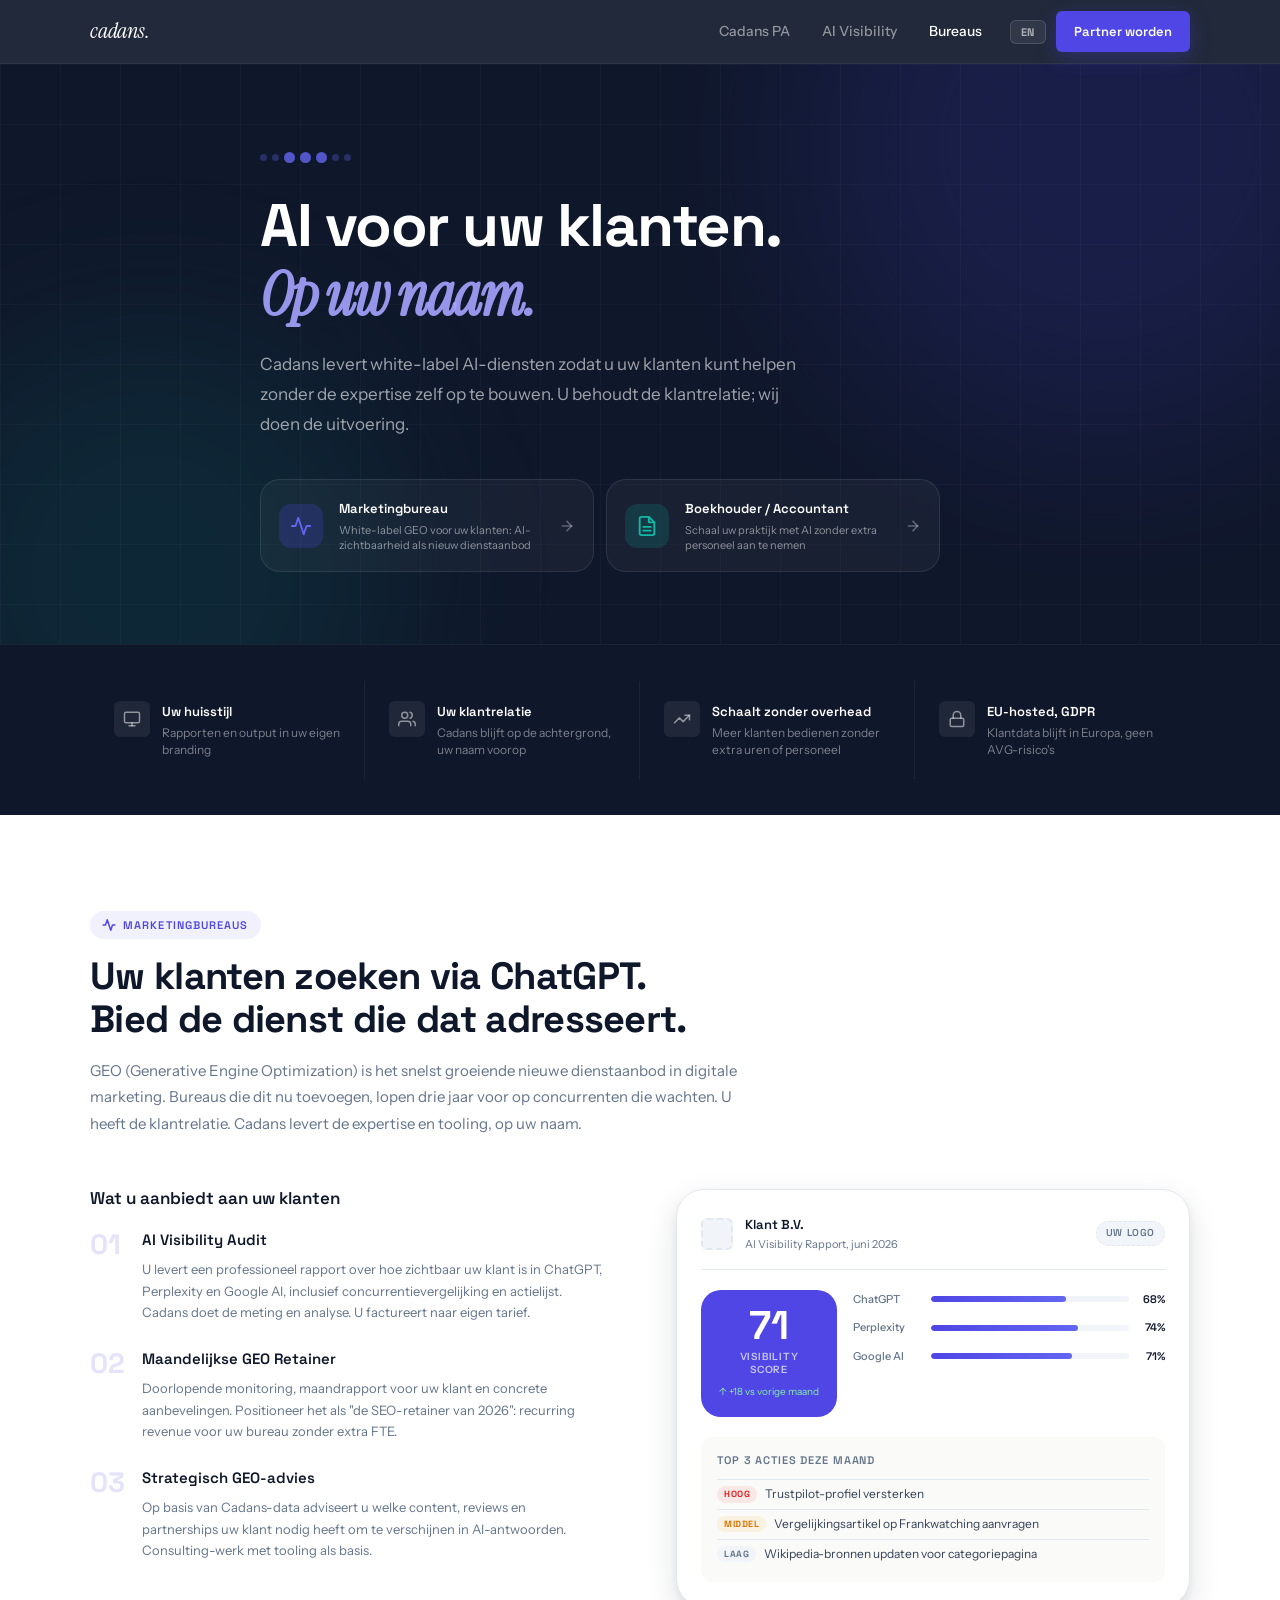
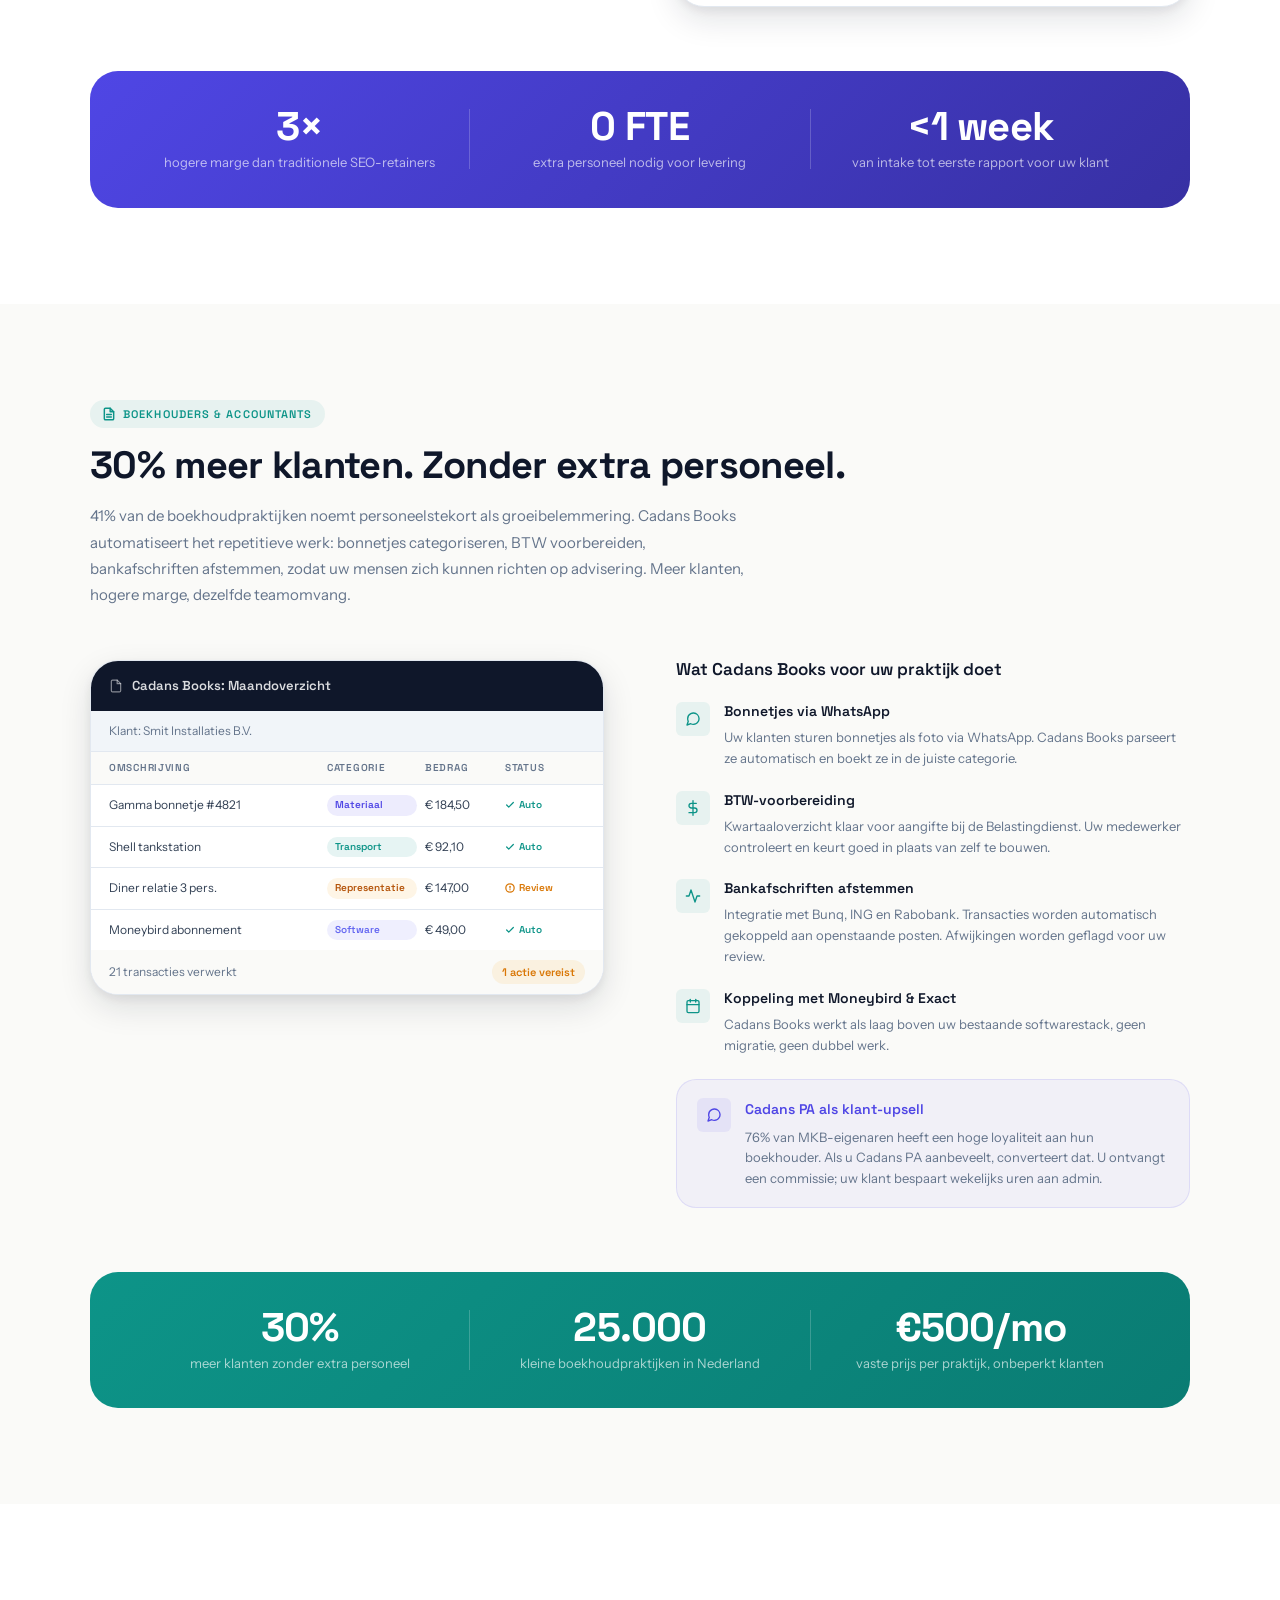
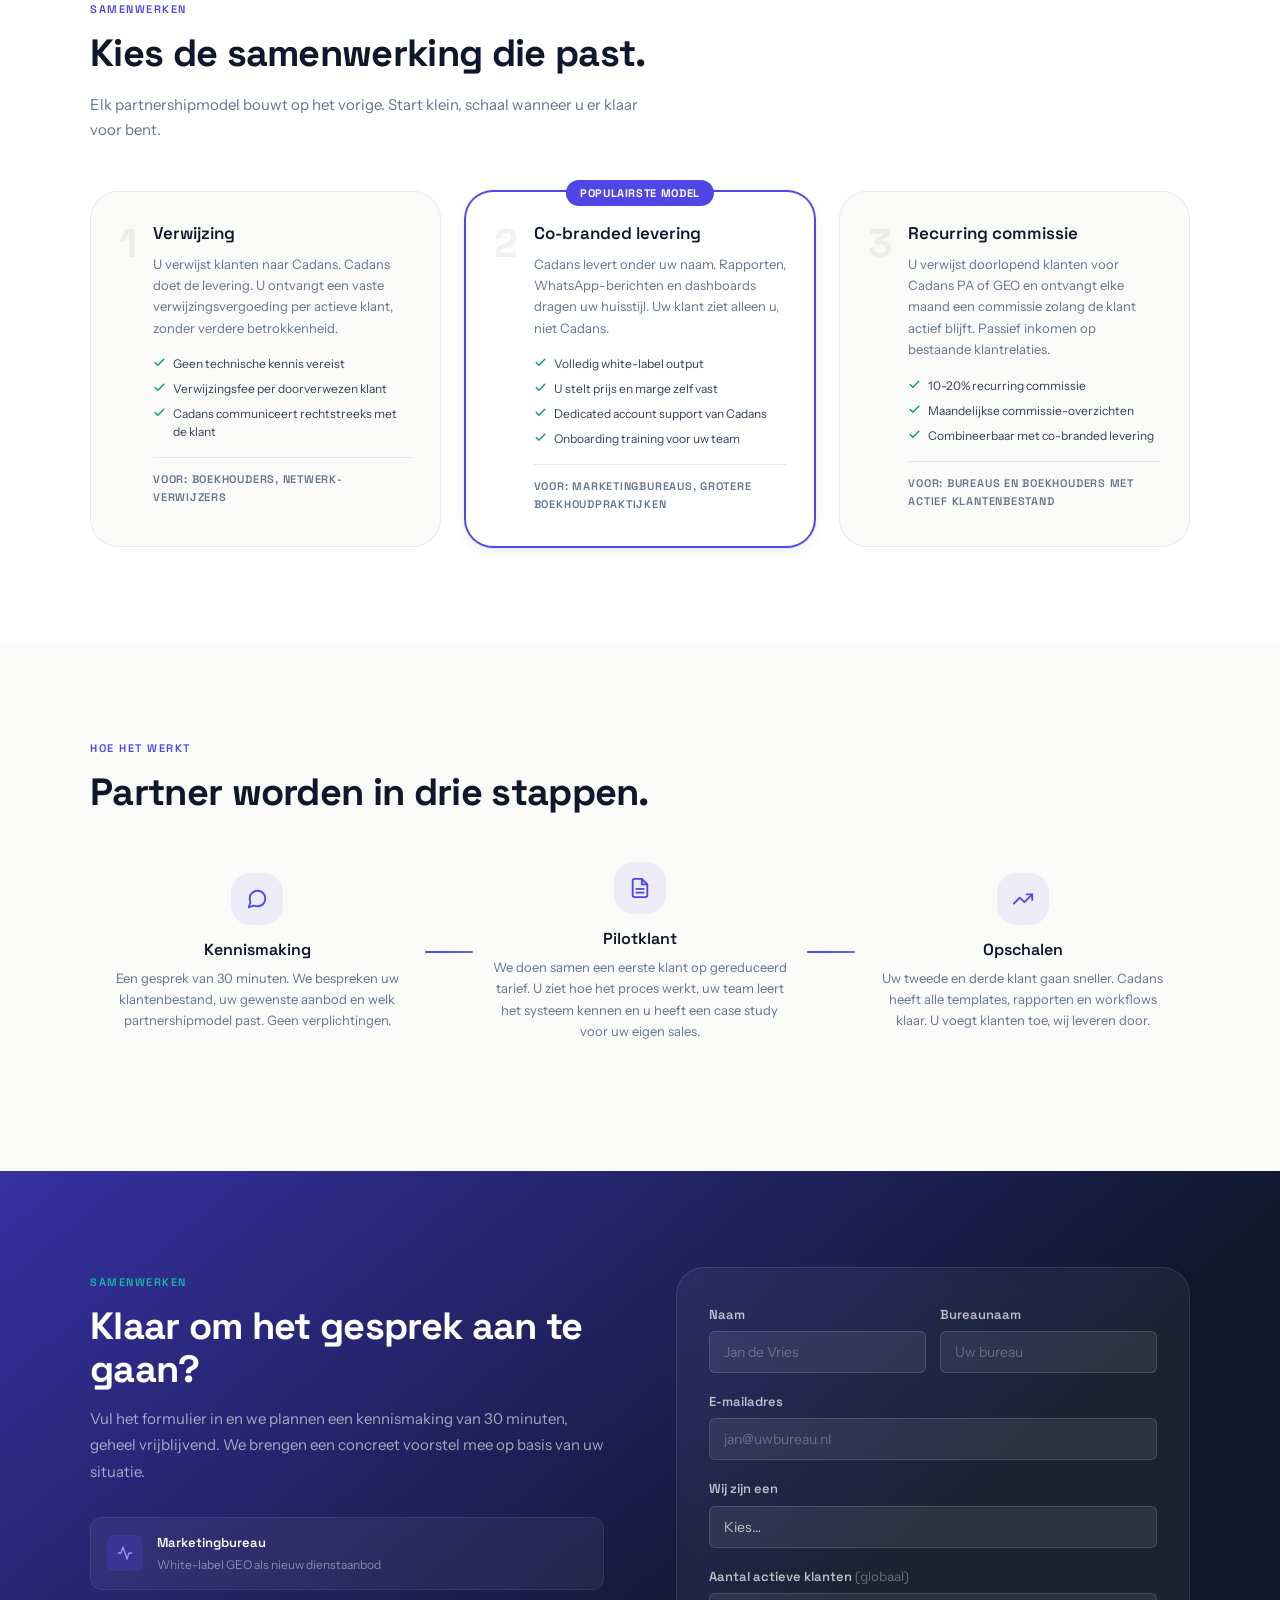
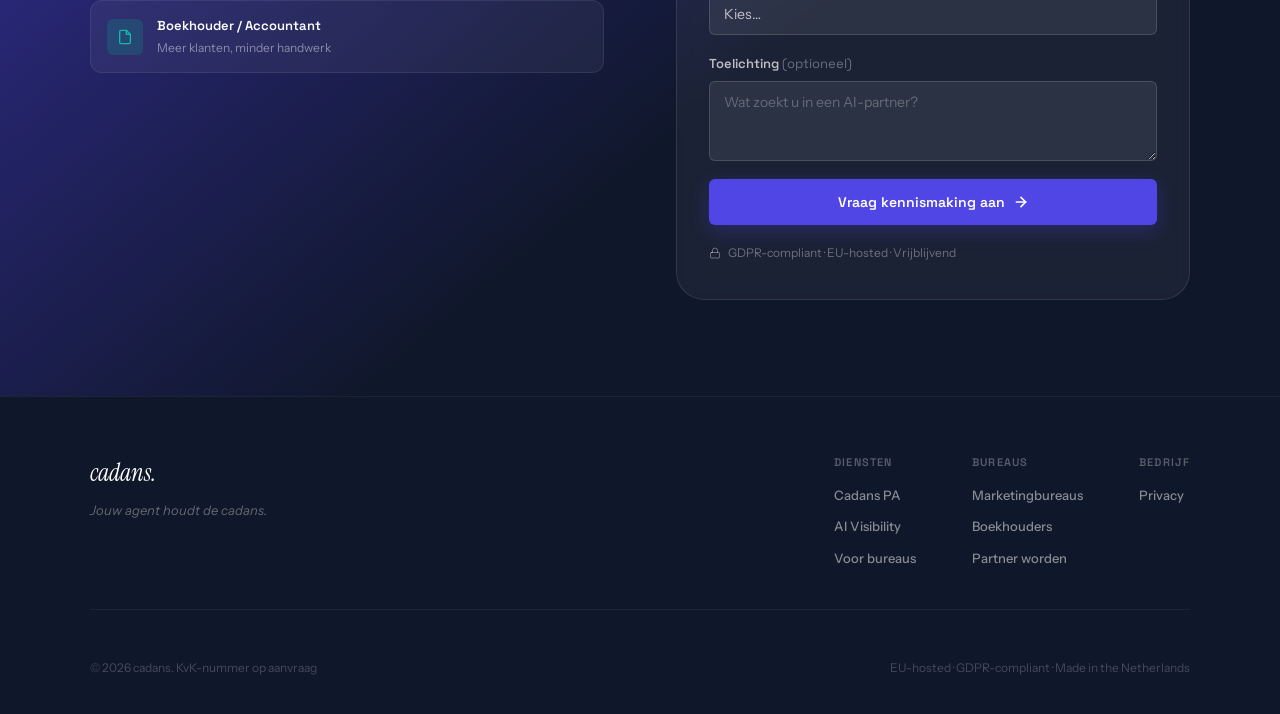
<file: landing-versions/v1-2026-07-23/bureaus/index.html>
<!DOCTYPE html>
<html lang="nl">
<head>
  <meta charset="UTF-8" />
  <meta name="viewport" content="width=device-width, initial-scale=1.0" />
  <title>Cadans voor bureaus &amp; boekhouders: White-label AI</title>
  <meta name="description" content="Lever AI-diensten aan uw klanten zonder de expertise zelf te bouwen. White-label GEO voor marketingbureaus, Cadans Books voor boekhouders. Uw branding, onze technologie." />
  <link rel="preconnect" href="https://fonts.googleapis.com" />
  <link rel="preconnect" href="https://fonts.gstatic.com" crossorigin />
  <link href="https://fonts.googleapis.com/css2?family=Space+Grotesk:wght@400;500;600;700&family=Instrument+Sans:wght@400;500;600&family=Instrument+Serif:ital@1&display=swap" rel="stylesheet" />
  <link rel="stylesheet" href="style.css" />
</head>
<body>

  <!-- NAV -->
  <header class="nav" role="banner">
    <a href="/" class="nav-logo" aria-label="cadans. home">cadans.</a>
    <nav class="nav-links" aria-label="Hoofdnavigatie">
      <a href="/assistent">Cadans PA</a>
      <a href="/geo">AI Visibility</a>
      <a href="/bureaus" class="nav-active">Bureaus</a>
    </nav>
    <button class="lang-btn" id="lang-btn" aria-label="Switch to English">EN</button>
    <a href="#contact" class="btn-primary btn-sm">
      <span class="nl-only">Partner worden</span><span class="en-only">Become a partner</span>
    </a>
    <button class="nav-toggle" aria-label="Menu openen" aria-expanded="false" aria-controls="mobile-menu">
      <svg width="20" height="20" viewBox="0 0 24 24" fill="none" stroke="currentColor" stroke-width="2.5" stroke-linecap="round" aria-hidden="true"><line x1="3" y1="6" x2="21" y2="6"/><line x1="3" y1="12" x2="21" y2="12"/><line x1="3" y1="18" x2="21" y2="18"/></svg>
    </button>
  </header>
  <div class="mobile-menu" id="mobile-menu" aria-hidden="true">
    <a href="/assistent">Cadans PA</a>
    <a href="/geo">AI Visibility</a>
    <a href="/bureaus">Bureaus</a>
    <a href="#contact" class="btn-primary">Partner worden</a>
  </div>

  <!-- HERO -->
  <section class="hero" aria-labelledby="hero-heading">
    <div class="hero-bg" aria-hidden="true">
      <div class="hero-glow-1"></div>
      <div class="hero-glow-2"></div>
      <div class="hero-grid"></div>
    </div>
    <div class="container hero-inner">
      <div class="pulse-motif" aria-hidden="true">
        <span class="dot dot-sm"></span><span class="dot dot-sm"></span>
        <span class="dot dot-lg"></span><span class="dot dot-lg"></span><span class="dot dot-lg"></span>
        <span class="dot dot-sm"></span><span class="dot dot-sm"></span>
      </div>
      <h1 id="hero-heading">AI voor uw klanten.<br /><em>Op uw naam.</em></h1>
      <p class="hero-sub">
        Cadans levert white-label AI-diensten zodat u uw klanten kunt helpen zonder de expertise
        zelf op te bouwen. U behoudt de klantrelatie; wij doen de uitvoering.
      </p>
      <div class="hero-lanes" aria-label="Kies uw type bureau">
        <a href="#marketingbureaus" class="lane-card">
          <div class="lane-icon lane-icon--indigo" aria-hidden="true">
            <svg width="22" height="22" viewBox="0 0 24 24" fill="none" stroke="currentColor" stroke-width="2" stroke-linecap="round" stroke-linejoin="round"><polyline points="22 12 18 12 15 21 9 3 6 12 2 12"/></svg>
          </div>
          <div class="lane-text">
            <div class="lane-label">Marketingbureau</div>
            <div class="lane-desc">White-label GEO voor uw klanten: AI-zichtbaarheid als nieuw dienstaanbod</div>
          </div>
          <svg class="lane-arrow" width="16" height="16" viewBox="0 0 24 24" fill="none" stroke="currentColor" stroke-width="2.5" stroke-linecap="round" stroke-linejoin="round" aria-hidden="true"><line x1="5" y1="12" x2="19" y2="12"/><polyline points="12 5 19 12 12 19"/></svg>
        </a>
        <a href="#boekhouders" class="lane-card">
          <div class="lane-icon lane-icon--teal" aria-hidden="true">
            <svg width="22" height="22" viewBox="0 0 24 24" fill="none" stroke="currentColor" stroke-width="2" stroke-linecap="round" stroke-linejoin="round"><path d="M14 2H6a2 2 0 0 0-2 2v16a2 2 0 0 0 2 2h12a2 2 0 0 0 2-2V8z"/><polyline points="14 2 14 8 20 8"/><line x1="16" y1="13" x2="8" y2="13"/><line x1="16" y1="17" x2="8" y2="17"/></svg>
          </div>
          <div class="lane-text">
            <div class="lane-label">Boekhouder / Accountant</div>
            <div class="lane-desc">Schaal uw praktijk met AI zonder extra personeel aan te nemen</div>
          </div>
          <svg class="lane-arrow" width="16" height="16" viewBox="0 0 24 24" fill="none" stroke="currentColor" stroke-width="2.5" stroke-linecap="round" stroke-linejoin="round" aria-hidden="true"><line x1="5" y1="12" x2="19" y2="12"/><polyline points="12 5 19 12 12 19"/></svg>
        </a>
      </div>
    </div>
  </section>

  <!-- SHARED VALUE PROPS -->
  <section class="shared-props" aria-label="Gedeelde voordelen">
    <div class="container shared-grid">
      <div class="shared-prop">
        <div class="sp-icon" aria-hidden="true">
          <svg width="18" height="18" viewBox="0 0 24 24" fill="none" stroke="currentColor" stroke-width="2" stroke-linecap="round" stroke-linejoin="round"><rect x="2" y="3" width="20" height="14" rx="2"/><path d="M8 21h8"/><path d="M12 17v4"/></svg>
        </div>
        <div class="sp-text">
          <div class="sp-label">Uw huisstijl</div>
          <div class="sp-desc">Rapporten en output in uw eigen branding</div>
        </div>
      </div>
      <div class="shared-prop">
        <div class="sp-icon" aria-hidden="true">
          <svg width="18" height="18" viewBox="0 0 24 24" fill="none" stroke="currentColor" stroke-width="2" stroke-linecap="round" stroke-linejoin="round"><path d="M17 21v-2a4 4 0 0 0-4-4H5a4 4 0 0 0-4 4v2"/><circle cx="9" cy="7" r="4"/><path d="M23 21v-2a4 4 0 0 0-3-3.87"/><path d="M16 3.13a4 4 0 0 1 0 7.75"/></svg>
        </div>
        <div class="sp-text">
          <div class="sp-label">Uw klantrelatie</div>
          <div class="sp-desc">Cadans blijft op de achtergrond, uw naam voorop</div>
        </div>
      </div>
      <div class="shared-prop">
        <div class="sp-icon" aria-hidden="true">
          <svg width="18" height="18" viewBox="0 0 24 24" fill="none" stroke="currentColor" stroke-width="2" stroke-linecap="round" stroke-linejoin="round"><polyline points="22 7 13.5 15.5 8.5 10.5 2 17"/><polyline points="16 7 22 7 22 13"/></svg>
        </div>
        <div class="sp-text">
          <div class="sp-label">Schaalt zonder overhead</div>
          <div class="sp-desc">Meer klanten bedienen zonder extra uren of personeel</div>
        </div>
      </div>
      <div class="shared-prop">
        <div class="sp-icon" aria-hidden="true">
          <svg width="18" height="18" viewBox="0 0 24 24" fill="none" stroke="currentColor" stroke-width="2" stroke-linecap="round" stroke-linejoin="round"><rect x="3" y="11" width="18" height="11" rx="2" ry="2"/><path d="M7 11V7a5 5 0 0 1 10 0v4"/></svg>
        </div>
        <div class="sp-text">
          <div class="sp-label">EU-hosted, GDPR</div>
          <div class="sp-desc">Klantdata blijft in Europa, geen AVG-risico's</div>
        </div>
      </div>
    </div>
  </section>

  <!-- MARKETING BUREAUS -->
  <section class="segment" id="marketingbureaus" aria-labelledby="mb-heading">
    <div class="container">
      <div class="segment-header">
        <div class="segment-kicker segment-kicker--indigo">
          <svg width="14" height="14" viewBox="0 0 24 24" fill="none" stroke="currentColor" stroke-width="2.5" stroke-linecap="round" stroke-linejoin="round" aria-hidden="true"><polyline points="22 12 18 12 15 21 9 3 6 12 2 12"/></svg>
          Marketingbureaus
        </div>
        <h2 id="mb-heading">Uw klanten zoeken via ChatGPT.<br />Bied de dienst die dat adresseert.</h2>
        <p class="segment-intro">
          GEO (Generative Engine Optimization) is het snelst groeiende nieuwe dienstaanbod in digitale marketing.
          Bureaus die dit nu toevoegen, lopen drie jaar voor op concurrenten die wachten.
          U heeft de klantrelatie. Cadans levert de expertise en tooling, op uw naam.
        </p>
      </div>

      <div class="split-layout">
        <div class="split-text">
          <h3>Wat u aanbiedt aan uw klanten</h3>
          <div class="offer-list">
            <div class="offer-item">
              <div class="offer-num">01</div>
              <div>
                <div class="offer-title">AI Visibility Audit</div>
                <p>U levert een professioneel rapport over hoe zichtbaar uw klant is in ChatGPT, Perplexity en Google AI, inclusief concurrentievergelijking en actielijst. Cadans doet de meting en analyse. U factureert naar eigen tarief.</p>
              </div>
            </div>
            <div class="offer-item">
              <div class="offer-num">02</div>
              <div>
                <div class="offer-title">Maandelijkse GEO Retainer</div>
                <p>Doorlopende monitoring, maandrapport voor uw klant en concrete aanbevelingen. Positioneer het als "de SEO-retainer van 2026": recurring revenue voor uw bureau zonder extra FTE.</p>
              </div>
            </div>
            <div class="offer-item">
              <div class="offer-num">03</div>
              <div>
                <div class="offer-title">Strategisch GEO-advies</div>
                <p>Op basis van Cadans-data adviseert u welke content, reviews en partnerships uw klant nodig heeft om te verschijnen in AI-antwoorden. Consulting-werk met tooling als basis.</p>
              </div>
            </div>
          </div>
        </div>
        <div class="split-visual" aria-hidden="true">
          <div class="report-mock">
            <div class="report-header">
              <div class="report-logo-placeholder"></div>
              <div class="report-meta">
                <div class="report-client">Klant B.V.</div>
                <div class="report-period">AI Visibility Rapport, juni 2026</div>
              </div>
              <div class="report-badge">Uw logo</div>
            </div>
            <div class="report-score-row">
              <div class="report-score-block report-score-block--main">
                <div class="rsb-number">71</div>
                <div class="rsb-label">Visibility<br />Score</div>
                <div class="rsb-delta rsb-delta--up">↑ +18 vs vorige maand</div>
              </div>
              <div class="report-score-grid">
                <div class="rsg-item">
                  <div class="rsg-val">ChatGPT</div>
                  <div class="rsg-bar"><div class="rsg-fill" style="--w:68%"></div></div>
                  <div class="rsg-pct">68%</div>
                </div>
                <div class="rsg-item">
                  <div class="rsg-val">Perplexity</div>
                  <div class="rsg-bar"><div class="rsg-fill" style="--w:74%"></div></div>
                  <div class="rsg-pct">74%</div>
                </div>
                <div class="rsg-item">
                  <div class="rsg-val">Google AI</div>
                  <div class="rsg-bar"><div class="rsg-fill" style="--w:71%"></div></div>
                  <div class="rsg-pct">71%</div>
                </div>
              </div>
            </div>
            <div class="report-actions">
              <div class="ra-heading">Top 3 acties deze maand</div>
              <div class="ra-item">
                <span class="ra-pill ra-pill--high">Hoog</span>
                Trustpilot-profiel versterken
              </div>
              <div class="ra-item">
                <span class="ra-pill ra-pill--med">Middel</span>
                Vergelijkingsartikel op Frankwatching aanvragen
              </div>
              <div class="ra-item">
                <span class="ra-pill ra-pill--low">Laag</span>
                Wikipedia-bronnen updaten voor categoriepagina
              </div>
            </div>
          </div>
        </div>
      </div>

      <div class="value-strip value-strip--indigo">
        <div class="vs-stat">
          <div class="vs-num">3×</div>
          <div class="vs-label">hogere marge dan traditionele SEO-retainers</div>
        </div>
        <div class="vs-divider" aria-hidden="true"></div>
        <div class="vs-stat">
          <div class="vs-num">0 FTE</div>
          <div class="vs-label">extra personeel nodig voor levering</div>
        </div>
        <div class="vs-divider" aria-hidden="true"></div>
        <div class="vs-stat">
          <div class="vs-num">&lt;1 week</div>
          <div class="vs-label">van intake tot eerste rapport voor uw klant</div>
        </div>
      </div>
    </div>
  </section>

  <!-- BOEKHOUDERS -->
  <section class="segment segment--alt" id="boekhouders" aria-labelledby="bk-heading">
    <div class="container">
      <div class="segment-header">
        <div class="segment-kicker segment-kicker--teal">
          <svg width="14" height="14" viewBox="0 0 24 24" fill="none" stroke="currentColor" stroke-width="2.5" stroke-linecap="round" stroke-linejoin="round" aria-hidden="true"><path d="M14 2H6a2 2 0 0 0-2 2v16a2 2 0 0 0 2 2h12a2 2 0 0 0 2-2V8z"/><polyline points="14 2 14 8 20 8"/><line x1="16" y1="13" x2="8" y2="13"/><line x1="16" y1="17" x2="8" y2="17"/></svg>
          Boekhouders &amp; accountants
        </div>
        <h2 id="bk-heading">30% meer klanten. Zonder extra personeel.</h2>
        <p class="segment-intro">
          41% van de boekhoudpraktijken noemt personeelstekort als groeibelemmering.
          Cadans Books automatiseert het repetitieve werk: bonnetjes categoriseren, BTW voorbereiden,
          bankafschriften afstemmen, zodat uw mensen zich kunnen richten op advisering.
          Meer klanten, hogere marge, dezelfde teamomvang.
        </p>
      </div>

      <div class="split-layout split-layout--flip">
        <div class="split-text">
          <h3>Wat Cadans Books voor uw praktijk doet</h3>
          <ul class="bk-features">
            <li>
              <div class="bkf-icon" aria-hidden="true">
                <svg width="16" height="16" viewBox="0 0 24 24" fill="none" stroke="currentColor" stroke-width="2" stroke-linecap="round" stroke-linejoin="round"><path d="M21 11.5a8.38 8.38 0 0 1-.9 3.8 8.5 8.5 0 0 1-7.6 4.7 8.38 8.38 0 0 1-3.8-.9L3 21l1.9-5.7a8.38 8.38 0 0 1-.9-3.8 8.5 8.5 0 0 1 4.7-7.6 8.38 8.38 0 0 1 3.8-.9h.5a8.48 8.48 0 0 1 8 8v.5z"/></svg>
              </div>
              <div>
                <div class="bkf-title">Bonnetjes via WhatsApp</div>
                <p>Uw klanten sturen bonnetjes als foto via WhatsApp. Cadans Books parseert ze automatisch en boekt ze in de juiste categorie.</p>
              </div>
            </li>
            <li>
              <div class="bkf-icon" aria-hidden="true">
                <svg width="16" height="16" viewBox="0 0 24 24" fill="none" stroke="currentColor" stroke-width="2" stroke-linecap="round" stroke-linejoin="round"><line x1="12" y1="1" x2="12" y2="23"/><path d="M17 5H9.5a3.5 3.5 0 0 0 0 7h5a3.5 3.5 0 0 1 0 7H6"/></svg>
              </div>
              <div>
                <div class="bkf-title">BTW-voorbereiding</div>
                <p>Kwartaaloverzicht klaar voor aangifte bij de Belastingdienst. Uw medewerker controleert en keurt goed in plaats van zelf te bouwen.</p>
              </div>
            </li>
            <li>
              <div class="bkf-icon" aria-hidden="true">
                <svg width="16" height="16" viewBox="0 0 24 24" fill="none" stroke="currentColor" stroke-width="2" stroke-linecap="round" stroke-linejoin="round"><polyline points="22 12 18 12 15 21 9 3 6 12 2 12"/></svg>
              </div>
              <div>
                <div class="bkf-title">Bankafschriften afstemmen</div>
                <p>Integratie met Bunq, ING en Rabobank. Transacties worden automatisch gekoppeld aan openstaande posten. Afwijkingen worden geflagd voor uw review.</p>
              </div>
            </li>
            <li>
              <div class="bkf-icon" aria-hidden="true">
                <svg width="16" height="16" viewBox="0 0 24 24" fill="none" stroke="currentColor" stroke-width="2" stroke-linecap="round" stroke-linejoin="round"><rect x="3" y="4" width="18" height="18" rx="2" ry="2"/><line x1="16" y1="2" x2="16" y2="6"/><line x1="8" y1="2" x2="8" y2="6"/><line x1="3" y1="10" x2="21" y2="10"/></svg>
              </div>
              <div>
                <div class="bkf-title">Koppeling met Moneybird &amp; Exact</div>
                <p>Cadans Books werkt als laag boven uw bestaande softwarestack, geen migratie, geen dubbel werk.</p>
              </div>
            </li>
          </ul>
          <div class="bk-upsell">
            <div class="bku-icon" aria-hidden="true">
              <svg width="16" height="16" viewBox="0 0 24 24" fill="none" stroke="currentColor" stroke-width="2" stroke-linecap="round" stroke-linejoin="round"><path d="M21 11.5a8.38 8.38 0 0 1-.9 3.8 8.5 8.5 0 0 1-7.6 4.7 8.38 8.38 0 0 1-3.8-.9L3 21l1.9-5.7a8.38 8.38 0 0 1-.9-3.8 8.5 8.5 0 0 1 4.7-7.6 8.38 8.38 0 0 1 3.8-.9h.5a8.48 8.48 0 0 1 8 8v.5z"/></svg>
            </div>
            <div>
              <div class="bku-title">Cadans PA als klant-upsell</div>
              <p>76% van MKB-eigenaren heeft een hoge loyaliteit aan hun boekhouder. Als u Cadans PA aanbeveelt, converteert dat. U ontvangt een commissie; uw klant bespaart wekelijks uren aan admin.</p>
            </div>
          </div>
        </div>

        <div class="split-visual" aria-hidden="true">
          <div class="bk-mock">
            <div class="bkm-header">
              <svg width="14" height="14" viewBox="0 0 24 24" fill="none" stroke="currentColor" stroke-width="2" stroke-linecap="round" stroke-linejoin="round"><path d="M14 2H6a2 2 0 0 0-2 2v16a2 2 0 0 0 2 2h12a2 2 0 0 0 2-2V8z"/><polyline points="14 2 14 8 20 8"/></svg>
              Cadans Books: Maandoverzicht
            </div>
            <div class="bkm-client">Klant: Smit Installaties B.V.</div>
            <div class="bkm-rows">
              <div class="bkm-row bkm-row--head">
                <span>Omschrijving</span><span>Categorie</span><span>Bedrag</span><span>Status</span>
              </div>
              <div class="bkm-row">
                <span>Gamma bonnetje #4821</span><span class="cat cat--mat">Materiaal</span><span>€ 184,50</span>
                <span class="status status--ok">
                  <svg width="10" height="10" viewBox="0 0 24 24" fill="none" stroke="currentColor" stroke-width="3" stroke-linecap="round" stroke-linejoin="round"><polyline points="20 6 9 17 4 12"/></svg>
                  Auto
                </span>
              </div>
              <div class="bkm-row">
                <span>Shell tankstation</span><span class="cat cat--trans">Transport</span><span>€ 92,10</span>
                <span class="status status--ok">
                  <svg width="10" height="10" viewBox="0 0 24 24" fill="none" stroke="currentColor" stroke-width="3" stroke-linecap="round" stroke-linejoin="round"><polyline points="20 6 9 17 4 12"/></svg>
                  Auto
                </span>
              </div>
              <div class="bkm-row">
                <span>Diner relatie 3 pers.</span><span class="cat cat--rep">Representatie</span><span>€ 147,00</span>
                <span class="status status--review">
                  <svg width="10" height="10" viewBox="0 0 24 24" fill="none" stroke="currentColor" stroke-width="3" stroke-linecap="round" stroke-linejoin="round"><circle cx="12" cy="12" r="10"/><line x1="12" y1="8" x2="12" y2="12"/><line x1="12" y1="16" x2="12.01" y2="16"/></svg>
                  Review
                </span>
              </div>
              <div class="bkm-row">
                <span>Moneybird abonnement</span><span class="cat cat--soft">Software</span><span>€ 49,00</span>
                <span class="status status--ok">
                  <svg width="10" height="10" viewBox="0 0 24 24" fill="none" stroke="currentColor" stroke-width="3" stroke-linecap="round" stroke-linejoin="round"><polyline points="20 6 9 17 4 12"/></svg>
                  Auto
                </span>
              </div>
            </div>
            <div class="bkm-footer">
              <span>21 transacties verwerkt</span>
              <span class="bkm-highlight">1 actie vereist</span>
            </div>
          </div>
        </div>
      </div>

      <div class="value-strip value-strip--teal">
        <div class="vs-stat">
          <div class="vs-num">30%</div>
          <div class="vs-label">meer klanten zonder extra personeel</div>
        </div>
        <div class="vs-divider" aria-hidden="true"></div>
        <div class="vs-stat">
          <div class="vs-num">25.000</div>
          <div class="vs-label">kleine boekhoudpraktijken in Nederland</div>
        </div>
        <div class="vs-divider" aria-hidden="true"></div>
        <div class="vs-stat">
          <div class="vs-num">€500/mo</div>
          <div class="vs-label">vaste prijs per praktijk, onbeperkt klanten</div>
        </div>
      </div>
    </div>
  </section>

  <!-- PARTNERSHIP MODELS -->
  <section class="partnership" aria-labelledby="partnership-heading">
    <div class="container">
      <span class="eyebrow">Samenwerken</span>
      <h2 id="partnership-heading">Kies de samenwerking die past.</h2>
      <p class="section-sub">Elk partnershipmodel bouwt op het vorige. Start klein, schaal wanneer u er klaar voor bent.</p>
      <div class="partner-tiers">

        <div class="partner-tier">
          <div class="tier-num" aria-hidden="true">1</div>
          <div class="tier-body">
            <h3>Verwijzing</h3>
            <p>U verwijst klanten naar Cadans. Cadans doet de levering. U ontvangt een vaste verwijzingsvergoeding per actieve klant, zonder verdere betrokkenheid.</p>
            <div class="tier-detail">
              <div class="tier-detail-item">
                <svg width="13" height="13" viewBox="0 0 24 24" fill="none" stroke="currentColor" stroke-width="2.5" stroke-linecap="round" stroke-linejoin="round" aria-hidden="true"><polyline points="20 6 9 17 4 12"/></svg>
                Geen technische kennis vereist
              </div>
              <div class="tier-detail-item">
                <svg width="13" height="13" viewBox="0 0 24 24" fill="none" stroke="currentColor" stroke-width="2.5" stroke-linecap="round" stroke-linejoin="round" aria-hidden="true"><polyline points="20 6 9 17 4 12"/></svg>
                Verwijzingsfee per doorverwezen klant
              </div>
              <div class="tier-detail-item">
                <svg width="13" height="13" viewBox="0 0 24 24" fill="none" stroke="currentColor" stroke-width="2.5" stroke-linecap="round" stroke-linejoin="round" aria-hidden="true"><polyline points="20 6 9 17 4 12"/></svg>
                Cadans communiceert rechtstreeks met de klant
              </div>
            </div>
            <div class="tier-for">Voor: boekhouders, netwerk-verwijzers</div>
          </div>
        </div>

        <div class="partner-tier partner-tier--featured">
          <div class="tier-badge">Populairste model</div>
          <div class="tier-num" aria-hidden="true">2</div>
          <div class="tier-body">
            <h3>Co-branded levering</h3>
            <p>Cadans levert onder uw naam. Rapporten, WhatsApp-berichten en dashboards dragen uw huisstijl. Uw klant ziet alleen u, niet Cadans.</p>
            <div class="tier-detail">
              <div class="tier-detail-item">
                <svg width="13" height="13" viewBox="0 0 24 24" fill="none" stroke="currentColor" stroke-width="2.5" stroke-linecap="round" stroke-linejoin="round" aria-hidden="true"><polyline points="20 6 9 17 4 12"/></svg>
                Volledig white-label output
              </div>
              <div class="tier-detail-item">
                <svg width="13" height="13" viewBox="0 0 24 24" fill="none" stroke="currentColor" stroke-width="2.5" stroke-linecap="round" stroke-linejoin="round" aria-hidden="true"><polyline points="20 6 9 17 4 12"/></svg>
                U stelt prijs en marge zelf vast
              </div>
              <div class="tier-detail-item">
                <svg width="13" height="13" viewBox="0 0 24 24" fill="none" stroke="currentColor" stroke-width="2.5" stroke-linecap="round" stroke-linejoin="round" aria-hidden="true"><polyline points="20 6 9 17 4 12"/></svg>
                Dedicated account support van Cadans
              </div>
              <div class="tier-detail-item">
                <svg width="13" height="13" viewBox="0 0 24 24" fill="none" stroke="currentColor" stroke-width="2.5" stroke-linecap="round" stroke-linejoin="round" aria-hidden="true"><polyline points="20 6 9 17 4 12"/></svg>
                Onboarding training voor uw team
              </div>
            </div>
            <div class="tier-for">Voor: marketingbureaus, grotere boekhoudpraktijken</div>
          </div>
        </div>

        <div class="partner-tier">
          <div class="tier-num" aria-hidden="true">3</div>
          <div class="tier-body">
            <h3>Recurring commissie</h3>
            <p>U verwijst doorlopend klanten voor Cadans PA of GEO en ontvangt elke maand een commissie zolang de klant actief blijft. Passief inkomen op bestaande klantrelaties.</p>
            <div class="tier-detail">
              <div class="tier-detail-item">
                <svg width="13" height="13" viewBox="0 0 24 24" fill="none" stroke="currentColor" stroke-width="2.5" stroke-linecap="round" stroke-linejoin="round" aria-hidden="true"><polyline points="20 6 9 17 4 12"/></svg>
                10-20% recurring commissie
              </div>
              <div class="tier-detail-item">
                <svg width="13" height="13" viewBox="0 0 24 24" fill="none" stroke="currentColor" stroke-width="2.5" stroke-linecap="round" stroke-linejoin="round" aria-hidden="true"><polyline points="20 6 9 17 4 12"/></svg>
                Maandelijkse commissie-overzichten
              </div>
              <div class="tier-detail-item">
                <svg width="13" height="13" viewBox="0 0 24 24" fill="none" stroke="currentColor" stroke-width="2.5" stroke-linecap="round" stroke-linejoin="round" aria-hidden="true"><polyline points="20 6 9 17 4 12"/></svg>
                Combineerbaar met co-branded levering
              </div>
            </div>
            <div class="tier-for">Voor: bureaus en boekhouders met actief klantenbestand</div>
          </div>
        </div>

      </div>
    </div>
  </section>

  <!-- HOW ONBOARDING WORKS -->
  <section class="onboarding" aria-labelledby="onboarding-heading">
    <div class="container">
      <span class="eyebrow">Hoe het werkt</span>
      <h2 id="onboarding-heading">Partner worden in drie stappen.</h2>
      <div class="onboarding-steps">
        <div class="ob-step">
          <div class="ob-icon" aria-hidden="true">
            <svg width="22" height="22" viewBox="0 0 24 24" fill="none" stroke="currentColor" stroke-width="2" stroke-linecap="round" stroke-linejoin="round"><path d="M21 11.5a8.38 8.38 0 0 1-.9 3.8 8.5 8.5 0 0 1-7.6 4.7 8.38 8.38 0 0 1-3.8-.9L3 21l1.9-5.7a8.38 8.38 0 0 1-.9-3.8 8.5 8.5 0 0 1 4.7-7.6 8.38 8.38 0 0 1 3.8-.9h.5a8.48 8.48 0 0 1 8 8v.5z"/></svg>
          </div>
          <h3>Kennismaking</h3>
          <p>Een gesprek van 30 minuten. We bespreken uw klantenbestand, uw gewenste aanbod en welk partnershipmodel past. Geen verplichtingen.</p>
        </div>
        <div class="ob-connector" aria-hidden="true"></div>
        <div class="ob-step">
          <div class="ob-icon" aria-hidden="true">
            <svg width="22" height="22" viewBox="0 0 24 24" fill="none" stroke="currentColor" stroke-width="2" stroke-linecap="round" stroke-linejoin="round"><path d="M14 2H6a2 2 0 0 0-2 2v16a2 2 0 0 0 2 2h12a2 2 0 0 0 2-2V8z"/><polyline points="14 2 14 8 20 8"/><line x1="16" y1="13" x2="8" y2="13"/><line x1="16" y1="17" x2="8" y2="17"/></svg>
          </div>
          <h3>Pilotklant</h3>
          <p>We doen samen een eerste klant op gereduceerd tarief. U ziet hoe het proces werkt, uw team leert het systeem kennen en u heeft een case study voor uw eigen sales.</p>
        </div>
        <div class="ob-connector" aria-hidden="true"></div>
        <div class="ob-step">
          <div class="ob-icon" aria-hidden="true">
            <svg width="22" height="22" viewBox="0 0 24 24" fill="none" stroke="currentColor" stroke-width="2" stroke-linecap="round" stroke-linejoin="round"><polyline points="22 7 13.5 15.5 8.5 10.5 2 17"/><polyline points="16 7 22 7 22 13"/></svg>
          </div>
          <h3>Opschalen</h3>
          <p>Uw tweede en derde klant gaan sneller. Cadans heeft alle templates, rapporten en workflows klaar. U voegt klanten toe, wij leveren door.</p>
        </div>
      </div>
    </div>
  </section>

  <!-- CONTACT -->
  <section class="contact" id="contact" aria-labelledby="contact-heading">
    <div class="container contact-inner">
      <div class="contact-text">
        <span class="eyebrow eyebrow--light">Samenwerken</span>
        <h2 id="contact-heading">Klaar om het gesprek aan te gaan?</h2>
        <p>Vul het formulier in en we plannen een kennismaking van 30 minuten, geheel vrijblijvend. We brengen een concreet voorstel mee op basis van uw situatie.</p>
        <div class="contact-callouts">
          <div class="contact-callout">
            <div class="cc-icon cc-icon--indigo" aria-hidden="true">
              <svg width="16" height="16" viewBox="0 0 24 24" fill="none" stroke="currentColor" stroke-width="2" stroke-linecap="round" stroke-linejoin="round"><polyline points="22 12 18 12 15 21 9 3 6 12 2 12"/></svg>
            </div>
            <div>
              <div class="cc-title">Marketingbureau</div>
              <div class="cc-desc">White-label GEO als nieuw dienstaanbod</div>
            </div>
          </div>
          <div class="contact-callout">
            <div class="cc-icon cc-icon--teal" aria-hidden="true">
              <svg width="16" height="16" viewBox="0 0 24 24" fill="none" stroke="currentColor" stroke-width="2" stroke-linecap="round" stroke-linejoin="round"><path d="M14 2H6a2 2 0 0 0-2 2v16a2 2 0 0 0 2 2h12a2 2 0 0 0 2-2V8z"/><polyline points="14 2 14 8 20 8"/></svg>
            </div>
            <div>
              <div class="cc-title">Boekhouder / Accountant</div>
              <div class="cc-desc">Meer klanten, minder handwerk</div>
            </div>
          </div>
        </div>
      </div>
      <form class="contact-form" action="#" method="post" novalidate aria-label="Partnerformulier">
        <div class="form-row">
          <div class="form-group">
            <label for="name">Naam</label>
            <input type="text" id="name" name="name" placeholder="Jan de Vries" autocomplete="name" required />
          </div>
          <div class="form-group">
            <label for="company">Bureaunaam</label>
            <input type="text" id="company" name="company" placeholder="Uw bureau" autocomplete="organization" required />
          </div>
        </div>
        <div class="form-group">
          <label for="email">E-mailadres</label>
          <input type="email" id="email" name="email" placeholder="jan@uwbureau.nl" autocomplete="email" required />
        </div>
        <div class="form-group">
          <label for="type">Wij zijn een</label>
          <select id="type" name="type" required>
            <option value="" disabled selected>Kies…</option>
            <option value="marketing">Marketingbureau</option>
            <option value="boekhouder">Boekhoudkantoor</option>
            <option value="accountant">Accountantskantoor</option>
            <option value="other">Anders</option>
          </select>
        </div>
        <div class="form-group">
          <label for="clients">Aantal actieve klanten <span class="label-optional">(globaal)</span></label>
          <select id="clients" name="clients">
            <option value="" disabled selected>Kies…</option>
            <option value="1-10">1-10</option>
            <option value="11-25">11-25</option>
            <option value="26-50">26-50</option>
            <option value="50+">50+</option>
          </select>
        </div>
        <div class="form-group">
          <label for="message">Toelichting <span class="label-optional">(optioneel)</span></label>
          <textarea id="message" name="message" rows="3" placeholder="Wat zoekt u in een AI-partner?"></textarea>
        </div>
        <button type="submit" class="btn-primary btn-full">
          Vraag kennismaking aan
          <svg width="16" height="16" viewBox="0 0 24 24" fill="none" stroke="currentColor" stroke-width="2.5" stroke-linecap="round" stroke-linejoin="round" aria-hidden="true"><line x1="5" y1="12" x2="19" y2="12"/><polyline points="12 5 19 12 12 19"/></svg>
        </button>
        <p class="form-gdpr">
          <svg width="12" height="12" viewBox="0 0 24 24" fill="none" stroke="currentColor" stroke-width="2" stroke-linecap="round" stroke-linejoin="round" aria-hidden="true"><rect x="3" y="11" width="18" height="11" rx="2" ry="2"/><path d="M7 11V7a5 5 0 0 1 10 0v4"/></svg>
          GDPR-compliant · EU-hosted · Vrijblijvend
        </p>
      </form>
    </div>
  </section>

  <!-- FOOTER -->
  <footer class="footer" role="contentinfo">
    <div class="container footer-inner">
      <div class="footer-top">
        <div class="footer-brand">
          <a href="/" class="footer-logo" aria-label="cadans. home">cadans.</a>
          <p class="footer-tagline">Jouw agent houdt de cadans.</p>
        </div>
        <nav class="footer-cols" aria-label="Footer navigatie">
          <div class="footer-col">
            <div class="footer-col-heading">Diensten</div>
            <a href="/assistent">Cadans PA</a>
            <a href="/geo">AI Visibility</a>
            <a href="/bureaus">Voor bureaus</a>
          </div>
          <div class="footer-col">
            <div class="footer-col-heading">Bureaus</div>
            <a href="#marketingbureaus">Marketingbureaus</a>
            <a href="#boekhouders">Boekhouders</a>
            <a href="#contact">Partner worden</a>
          </div>
          <div class="footer-col">
            <div class="footer-col-heading">Bedrijf</div>
            <a href="/privacy">Privacy</a>
          </div>
        </nav>
      </div>
      <div class="footer-bottom">
        <p class="footer-copy">© 2026 cadans. KvK-nummer op aanvraag</p>
        <p class="footer-legal">EU-hosted · GDPR-compliant · Made in the Netherlands</p>
      </div>
    </div>
  </footer>

  <script src="main.js"></script>
  <script src="../lang.js"></script>
</body>
</html>
</file>
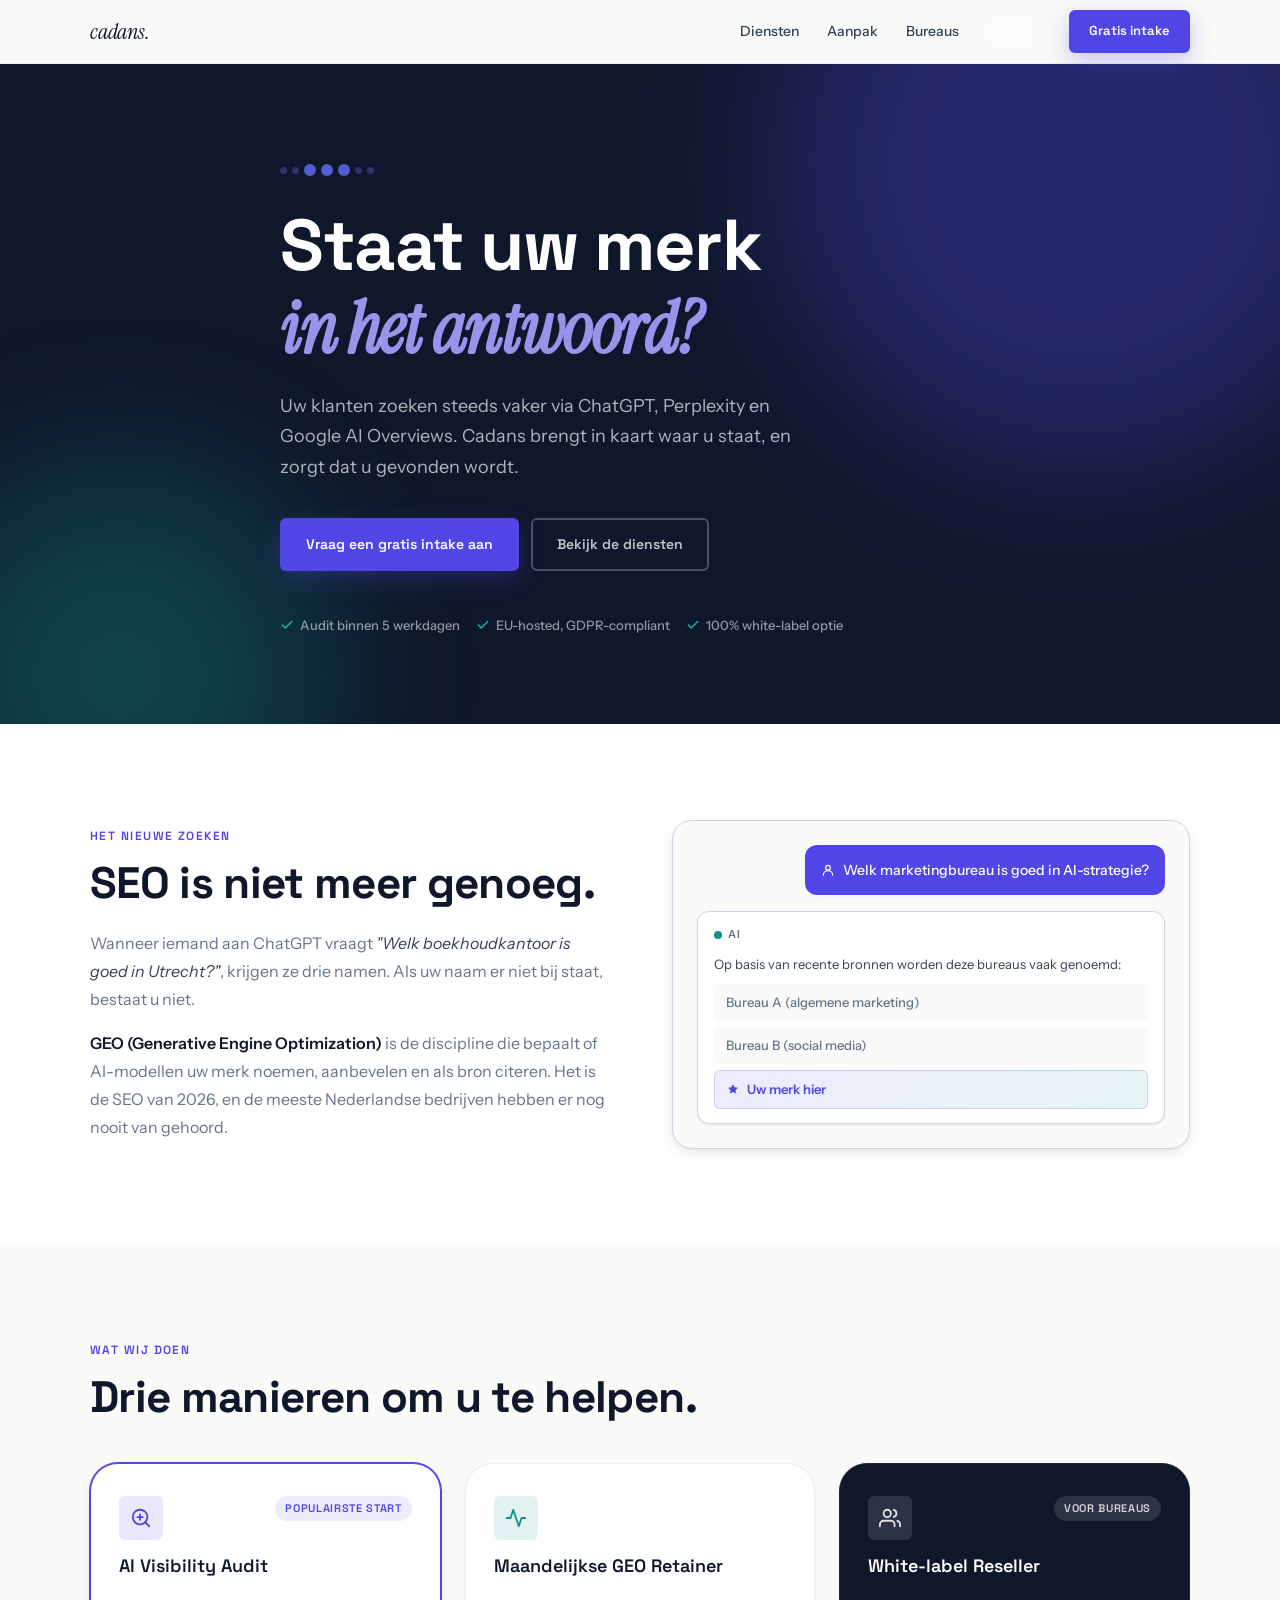
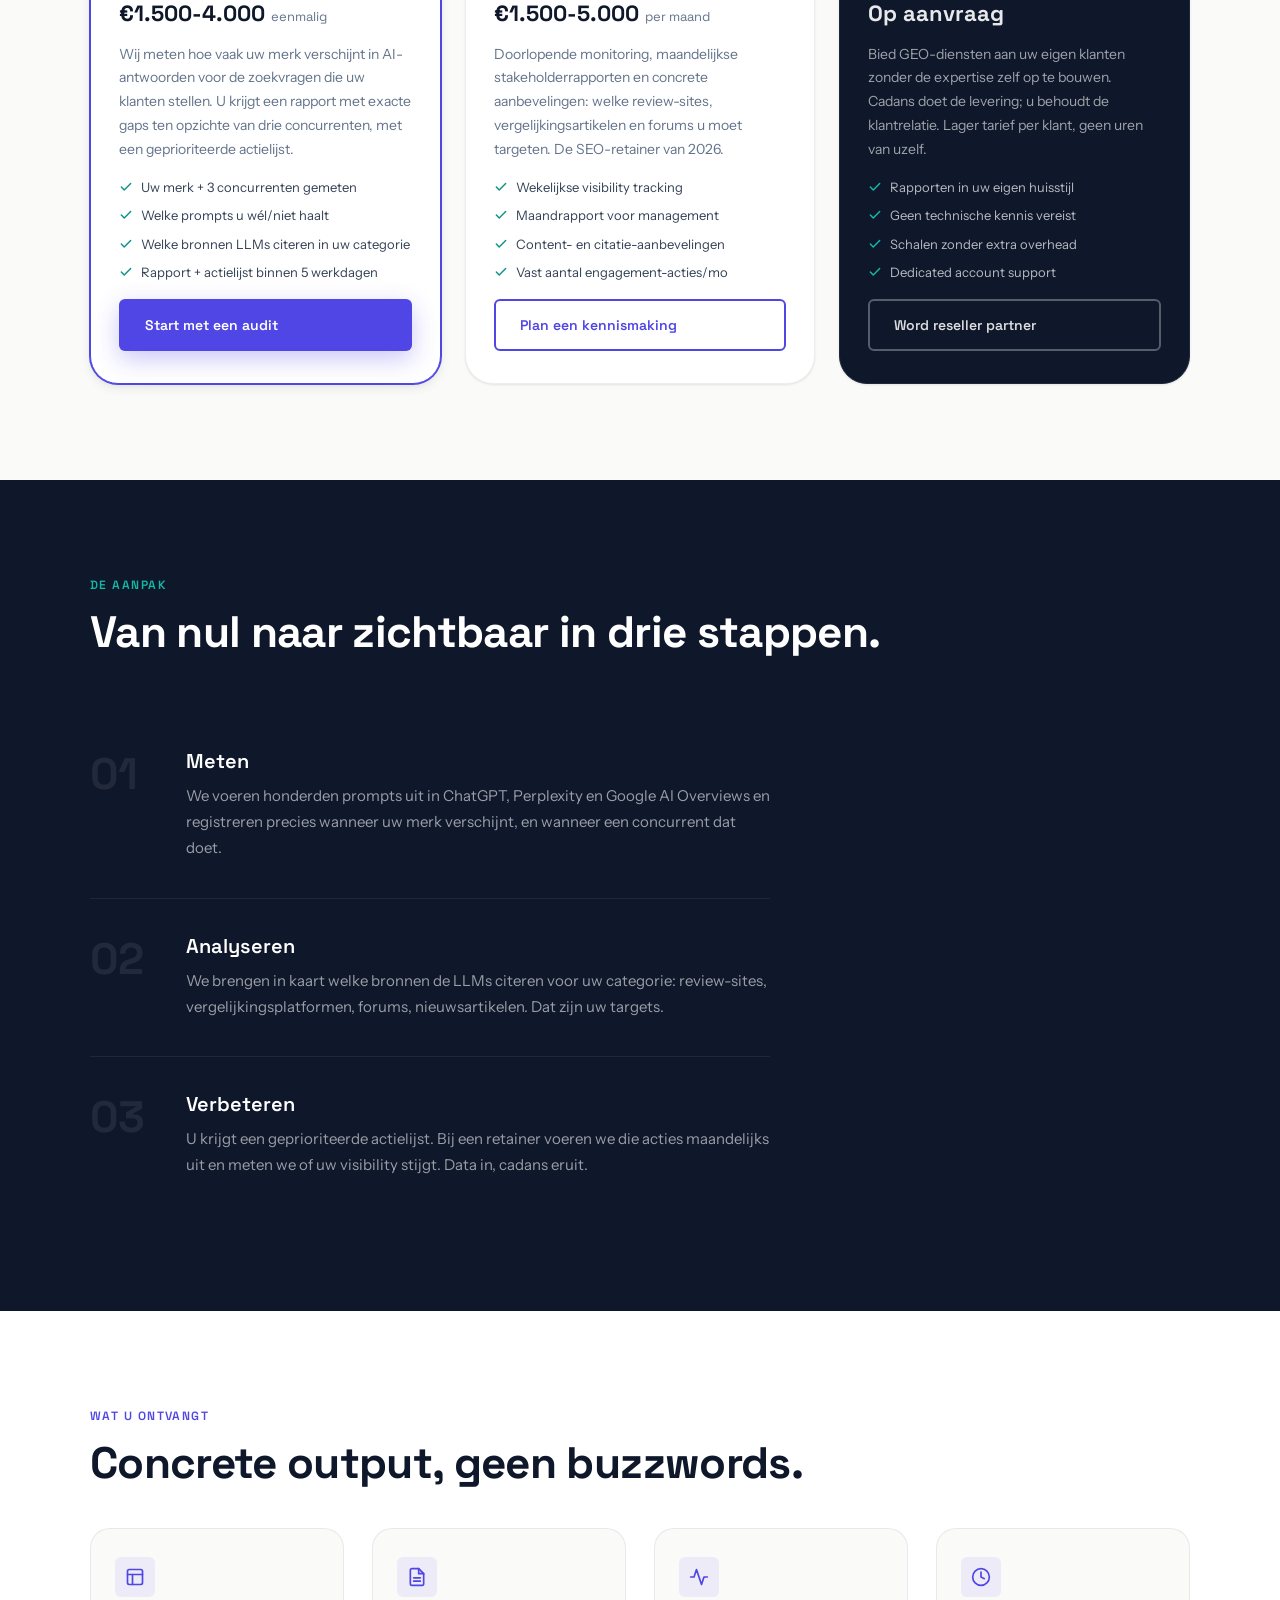
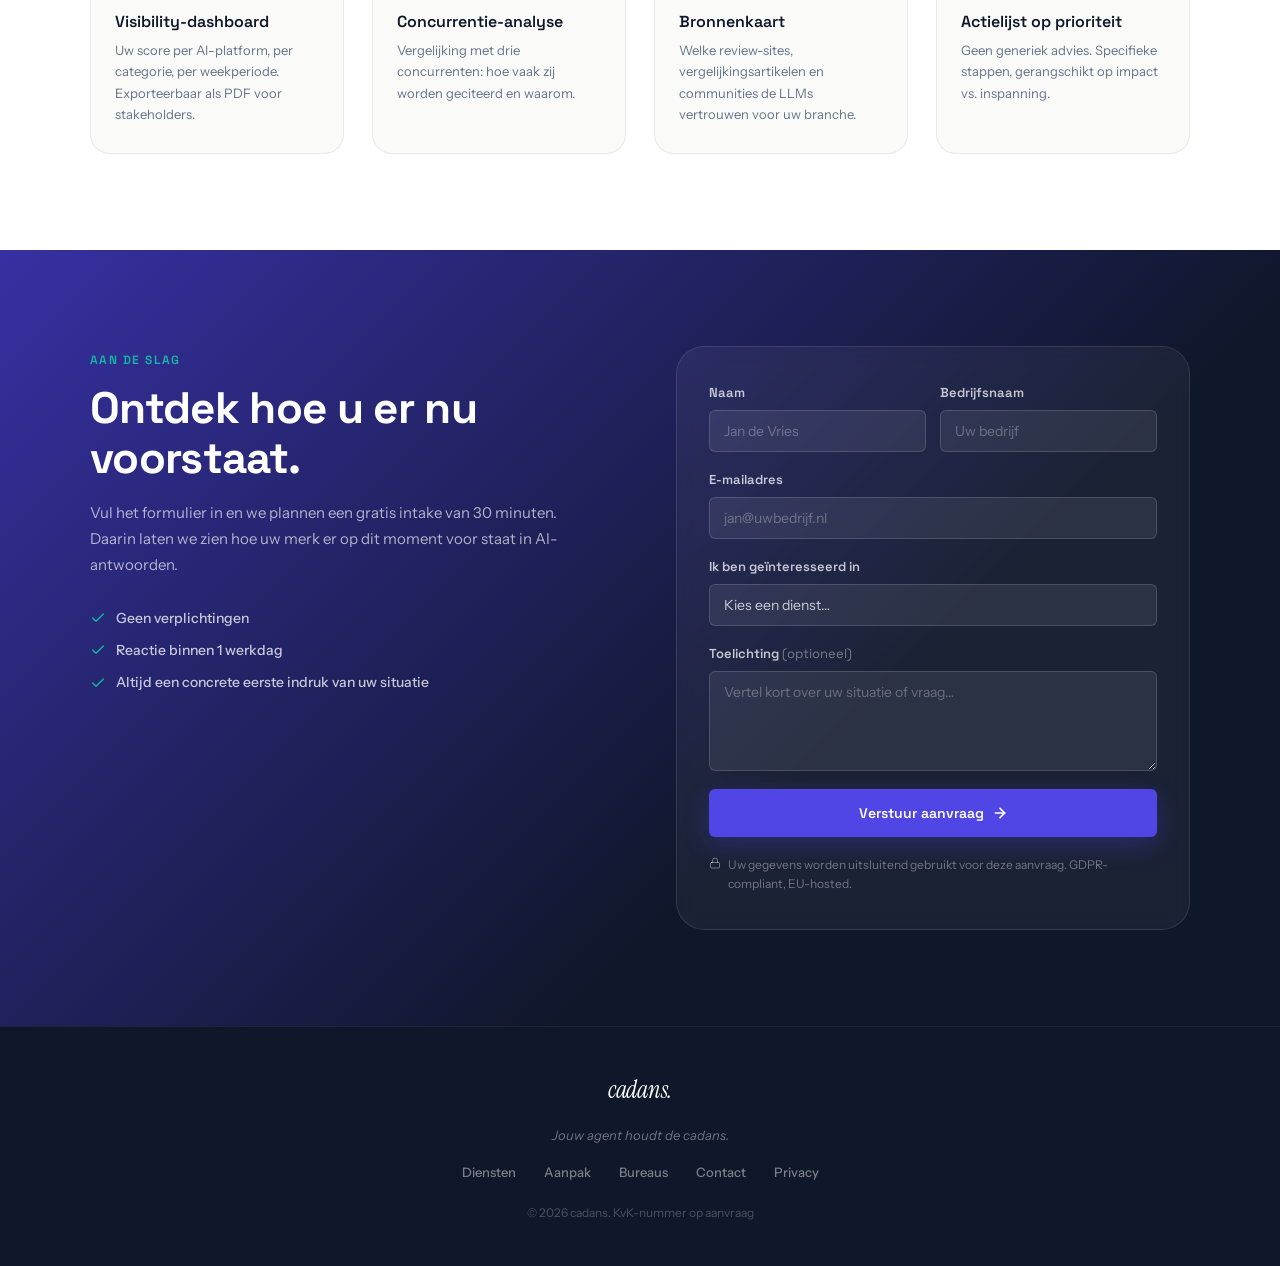
<file: landing-versions/v1-2026-07-23/geo/index.html>
<!DOCTYPE html>
<html lang="nl">
<head>
  <meta charset="UTF-8" />
  <meta name="viewport" content="width=device-width, initial-scale=1.0" />
  <title>cadans. AI-zichtbaarheid die werkt</title>
  <meta name="description" content="Weet u wat ChatGPT over uw merk zegt? Cadans audit en verbetert uw zichtbaarheid in AI-zoekmachines. GEO voor Nederlandse bedrijven en bureaus." />
  <link rel="preconnect" href="https://fonts.googleapis.com" />
  <link rel="preconnect" href="https://fonts.gstatic.com" crossorigin />
  <link href="https://fonts.googleapis.com/css2?family=Space+Grotesk:wght@400;500;600;700&family=Instrument+Sans:wght@400;500;600&family=Instrument+Serif:ital@1&display=swap" rel="stylesheet" />
  <link rel="stylesheet" href="style.css" />
</head>
<body>

  <!-- NAV -->
  <header class="nav" role="banner">
    <a href="/" class="nav-logo" aria-label="cadans. home">cadans.</a>
    <nav class="nav-links" aria-label="Hoofdnavigatie">
      <a href="#diensten">Diensten</a>
      <a href="#aanpak">Aanpak</a>
      <a href="#bureaus">Bureaus</a>
    </nav>
    <button class="lang-btn" id="lang-btn" aria-label="Switch to English">EN</button>
    <a href="#contact" class="btn-primary btn-sm">
      <span class="nl-only">Gratis intake</span><span class="en-only">Free consultation</span>
    </a>
  </header>

  <!-- HERO -->
  <section class="hero" aria-labelledby="hero-heading">
    <div class="hero-bg" aria-hidden="true">
      <div class="hero-glow hero-glow-1"></div>
      <div class="hero-glow hero-glow-2"></div>
    </div>
    <div class="container hero-inner">
      <div class="pulse-motif" aria-hidden="true">
        <span class="dot dot-sm"></span>
        <span class="dot dot-sm"></span>
        <span class="dot dot-lg"></span>
        <span class="dot dot-lg"></span>
        <span class="dot dot-lg"></span>
        <span class="dot dot-sm"></span>
        <span class="dot dot-sm"></span>
      </div>
      <h1 id="hero-heading">
        Staat uw merk<br />
        <em>in het antwoord?</em>
      </h1>
      <p class="hero-sub">
        Uw klanten zoeken steeds vaker via ChatGPT, Perplexity en Google AI Overviews.
        Cadans brengt in kaart waar u staat, en zorgt dat u gevonden wordt.
      </p>
      <div class="hero-actions">
        <a href="#contact" class="btn-primary">Vraag een gratis intake aan</a>
        <a href="#diensten" class="btn-ghost">Bekijk de diensten</a>
      </div>
      <div class="hero-proof" aria-label="Klantbewijs">
        <span class="proof-tag">
          <svg width="14" height="14" viewBox="0 0 24 24" fill="none" stroke="currentColor" stroke-width="2.5" stroke-linecap="round" stroke-linejoin="round" aria-hidden="true"><polyline points="20 6 9 17 4 12"/></svg>
          Audit binnen 5 werkdagen
        </span>
        <span class="proof-tag">
          <svg width="14" height="14" viewBox="0 0 24 24" fill="none" stroke="currentColor" stroke-width="2.5" stroke-linecap="round" stroke-linejoin="round" aria-hidden="true"><polyline points="20 6 9 17 4 12"/></svg>
          EU-hosted, GDPR-compliant
        </span>
        <span class="proof-tag">
          <svg width="14" height="14" viewBox="0 0 24 24" fill="none" stroke="currentColor" stroke-width="2.5" stroke-linecap="round" stroke-linejoin="round" aria-hidden="true"><polyline points="20 6 9 17 4 12"/></svg>
          100% white-label optie
        </span>
      </div>
    </div>
  </section>

  <!-- PROBLEM -->
  <section class="problem" aria-labelledby="problem-heading">
    <div class="container problem-inner">
      <div class="problem-text">
        <span class="eyebrow">Het nieuwe zoeken</span>
        <h2 id="problem-heading">SEO is niet meer genoeg.</h2>
        <p>
          Wanneer iemand aan ChatGPT vraagt <em>"Welk boekhoudkantoor is goed in Utrecht?"</em>,
          krijgen ze drie namen. Als uw naam er niet bij staat, bestaat u niet.
        </p>
        <p>
          <strong>GEO (Generative Engine Optimization)</strong> is de discipline die bepaalt
          of AI-modellen uw merk noemen, aanbevelen en als bron citeren.
          Het is de SEO van 2026, en de meeste Nederlandse bedrijven hebben er nog nooit van gehoord.
        </p>
      </div>
      <div class="problem-visual" aria-hidden="true">
        <div class="chat-mock">
          <div class="chat-bubble chat-user">
            <svg width="14" height="14" viewBox="0 0 24 24" fill="none" stroke="currentColor" stroke-width="2" stroke-linecap="round" stroke-linejoin="round"><circle cx="12" cy="8" r="4"/><path d="M20 21a8 8 0 1 0-16 0"/></svg>
            Welk marketingbureau is goed in AI-strategie?
          </div>
          <div class="chat-bubble chat-ai">
            <div class="chat-ai-label">
              <span class="ai-dot"></span>
              AI
            </div>
            <p>Op basis van recente bronnen worden deze bureaus vaak genoemd:</p>
            <ul>
              <li class="mention mention-other">Bureau A (algemene marketing)</li>
              <li class="mention mention-other">Bureau B (social media)</li>
              <li class="mention mention-highlight">
                <svg width="12" height="12" viewBox="0 0 24 24" fill="currentColor" aria-hidden="true"><path d="M12 2l3.09 6.26L22 9.27l-5 4.87 1.18 6.88L12 17.77l-6.18 3.25L7 14.14 2 9.27l6.91-1.01L12 2z"/></svg>
                Uw merk hier
              </li>
            </ul>
          </div>
        </div>
      </div>
    </div>
  </section>

  <!-- SERVICES -->
  <section class="services" id="diensten" aria-labelledby="services-heading">
    <div class="container">
      <span class="eyebrow">Wat wij doen</span>
      <h2 id="services-heading">Drie manieren om u te helpen.</h2>
      <div class="services-grid">

        <!-- Card 1: Audit -->
        <article class="service-card service-card--featured" aria-labelledby="service-1-heading">
          <div class="service-card-header">
            <div class="service-icon service-icon--indigo" aria-hidden="true">
              <svg width="22" height="22" viewBox="0 0 24 24" fill="none" stroke="currentColor" stroke-width="2" stroke-linecap="round" stroke-linejoin="round"><circle cx="11" cy="11" r="8"/><path d="m21 21-4.35-4.35"/><path d="M11 8v6"/><path d="M8 11h6"/></svg>
            </div>
            <span class="service-badge">Populairste start</span>
          </div>
          <h3 id="service-1-heading">AI Visibility Audit</h3>
          <p class="service-price">€1.500-4.000 <span>eenmalig</span></p>
          <p class="service-desc">
            Wij meten hoe vaak uw merk verschijnt in AI-antwoorden voor de zoekvragen die uw klanten stellen.
            U krijgt een rapport met exacte gaps ten opzichte van drie concurrenten, met een geprioriteerde actielijst.
          </p>
          <ul class="service-list">
            <li>
              <svg width="14" height="14" viewBox="0 0 24 24" fill="none" stroke="currentColor" stroke-width="2.5" stroke-linecap="round" stroke-linejoin="round" aria-hidden="true"><polyline points="20 6 9 17 4 12"/></svg>
              Uw merk + 3 concurrenten gemeten
            </li>
            <li>
              <svg width="14" height="14" viewBox="0 0 24 24" fill="none" stroke="currentColor" stroke-width="2.5" stroke-linecap="round" stroke-linejoin="round" aria-hidden="true"><polyline points="20 6 9 17 4 12"/></svg>
              Welke prompts u wél/niet haalt
            </li>
            <li>
              <svg width="14" height="14" viewBox="0 0 24 24" fill="none" stroke="currentColor" stroke-width="2.5" stroke-linecap="round" stroke-linejoin="round" aria-hidden="true"><polyline points="20 6 9 17 4 12"/></svg>
              Welke bronnen LLMs citeren in uw categorie
            </li>
            <li>
              <svg width="14" height="14" viewBox="0 0 24 24" fill="none" stroke="currentColor" stroke-width="2.5" stroke-linecap="round" stroke-linejoin="round" aria-hidden="true"><polyline points="20 6 9 17 4 12"/></svg>
              Rapport + actielijst binnen 5 werkdagen
            </li>
          </ul>
          <a href="#contact" class="btn-primary">Start met een audit</a>
        </article>

        <!-- Card 2: Retainer -->
        <article class="service-card" aria-labelledby="service-2-heading">
          <div class="service-card-header">
            <div class="service-icon service-icon--teal" aria-hidden="true">
              <svg width="22" height="22" viewBox="0 0 24 24" fill="none" stroke="currentColor" stroke-width="2" stroke-linecap="round" stroke-linejoin="round"><polyline points="22 12 18 12 15 21 9 3 6 12 2 12"/></svg>
            </div>
          </div>
          <h3 id="service-2-heading">Maandelijkse GEO Retainer</h3>
          <p class="service-price">€1.500-5.000 <span>per maand</span></p>
          <p class="service-desc">
            Doorlopende monitoring, maandelijkse stakeholderrapporten en concrete aanbevelingen:
            welke review-sites, vergelijkingsartikelen en forums u moet targeten.
            De SEO-retainer van 2026.
          </p>
          <ul class="service-list">
            <li>
              <svg width="14" height="14" viewBox="0 0 24 24" fill="none" stroke="currentColor" stroke-width="2.5" stroke-linecap="round" stroke-linejoin="round" aria-hidden="true"><polyline points="20 6 9 17 4 12"/></svg>
              Wekelijkse visibility tracking
            </li>
            <li>
              <svg width="14" height="14" viewBox="0 0 24 24" fill="none" stroke="currentColor" stroke-width="2.5" stroke-linecap="round" stroke-linejoin="round" aria-hidden="true"><polyline points="20 6 9 17 4 12"/></svg>
              Maandrapport voor management
            </li>
            <li>
              <svg width="14" height="14" viewBox="0 0 24 24" fill="none" stroke="currentColor" stroke-width="2.5" stroke-linecap="round" stroke-linejoin="round" aria-hidden="true"><polyline points="20 6 9 17 4 12"/></svg>
              Content- en citatie-aanbevelingen
            </li>
            <li>
              <svg width="14" height="14" viewBox="0 0 24 24" fill="none" stroke="currentColor" stroke-width="2.5" stroke-linecap="round" stroke-linejoin="round" aria-hidden="true"><polyline points="20 6 9 17 4 12"/></svg>
              Vast aantal engagement-acties/mo
            </li>
          </ul>
          <a href="#contact" class="btn-outline">Plan een kennismaking</a>
        </article>

        <!-- Card 3: Agency -->
        <article class="service-card service-card--dark" id="bureaus" aria-labelledby="service-3-heading">
          <div class="service-card-header">
            <div class="service-icon service-icon--white" aria-hidden="true">
              <svg width="22" height="22" viewBox="0 0 24 24" fill="none" stroke="currentColor" stroke-width="2" stroke-linecap="round" stroke-linejoin="round"><path d="M17 21v-2a4 4 0 0 0-4-4H5a4 4 0 0 0-4 4v2"/><circle cx="9" cy="7" r="4"/><path d="M23 21v-2a4 4 0 0 0-3-3.87"/><path d="M16 3.13a4 4 0 0 1 0 7.75"/></svg>
            </div>
            <span class="service-badge service-badge--light">Voor bureaus</span>
          </div>
          <h3 id="service-3-heading">White-label Reseller</h3>
          <p class="service-price service-price--light">Op aanvraag</p>
          <p class="service-desc">
            Bied GEO-diensten aan uw eigen klanten zonder de expertise zelf op te bouwen.
            Cadans doet de levering; u behoudt de klantrelatie.
            Lager tarief per klant, geen uren van uzelf.
          </p>
          <ul class="service-list service-list--light">
            <li>
              <svg width="14" height="14" viewBox="0 0 24 24" fill="none" stroke="currentColor" stroke-width="2.5" stroke-linecap="round" stroke-linejoin="round" aria-hidden="true"><polyline points="20 6 9 17 4 12"/></svg>
              Rapporten in uw eigen huisstijl
            </li>
            <li>
              <svg width="14" height="14" viewBox="0 0 24 24" fill="none" stroke="currentColor" stroke-width="2.5" stroke-linecap="round" stroke-linejoin="round" aria-hidden="true"><polyline points="20 6 9 17 4 12"/></svg>
              Geen technische kennis vereist
            </li>
            <li>
              <svg width="14" height="14" viewBox="0 0 24 24" fill="none" stroke="currentColor" stroke-width="2.5" stroke-linecap="round" stroke-linejoin="round" aria-hidden="true"><polyline points="20 6 9 17 4 12"/></svg>
              Schalen zonder extra overhead
            </li>
            <li>
              <svg width="14" height="14" viewBox="0 0 24 24" fill="none" stroke="currentColor" stroke-width="2.5" stroke-linecap="round" stroke-linejoin="round" aria-hidden="true"><polyline points="20 6 9 17 4 12"/></svg>
              Dedicated account support
            </li>
          </ul>
          <a href="#contact" class="btn-ghost-light">Word reseller partner</a>
        </article>

      </div>
    </div>
  </section>

  <!-- HOW IT WORKS -->
  <section class="process" id="aanpak" aria-labelledby="process-heading">
    <div class="container">
      <span class="eyebrow">De aanpak</span>
      <h2 id="process-heading">Van nul naar zichtbaar in drie stappen.</h2>
      <ol class="process-steps" aria-label="Werkwijze">
        <li class="process-step">
          <div class="step-number" aria-hidden="true">01</div>
          <div class="step-content">
            <h3>Meten</h3>
            <p>
              We voeren honderden prompts uit in ChatGPT, Perplexity en Google AI Overviews
              en registreren precies wanneer uw merk verschijnt, en wanneer een concurrent dat doet.
            </p>
          </div>
        </li>
        <li class="process-step">
          <div class="step-number" aria-hidden="true">02</div>
          <div class="step-content">
            <h3>Analyseren</h3>
            <p>
              We brengen in kaart welke bronnen de LLMs citeren voor uw categorie: review-sites,
              vergelijkingsplatformen, forums, nieuwsartikelen. Dat zijn uw targets.
            </p>
          </div>
        </li>
        <li class="process-step">
          <div class="step-number" aria-hidden="true">03</div>
          <div class="step-content">
            <h3>Verbeteren</h3>
            <p>
              U krijgt een geprioriteerde actielijst. Bij een retainer voeren we die acties
              maandelijks uit en meten we of uw visibility stijgt. Data in, cadans eruit.
            </p>
          </div>
        </li>
      </ol>
    </div>
  </section>

  <!-- WHAT YOU GET (detail block) -->
  <section class="deliverables" aria-labelledby="deliverables-heading">
    <div class="container">
      <span class="eyebrow">Wat u ontvangt</span>
      <h2 id="deliverables-heading">Concrete output, geen buzzwords.</h2>
      <div class="deliverables-grid">
        <div class="deliverable-item">
          <div class="deliverable-icon" aria-hidden="true">
            <svg width="20" height="20" viewBox="0 0 24 24" fill="none" stroke="currentColor" stroke-width="2" stroke-linecap="round" stroke-linejoin="round"><rect x="3" y="3" width="18" height="18" rx="2"/><path d="M3 9h18"/><path d="M9 21V9"/></svg>
          </div>
          <h3>Visibility-dashboard</h3>
          <p>Uw score per AI-platform, per categorie, per weekperiode. Exporteerbaar als PDF voor stakeholders.</p>
        </div>
        <div class="deliverable-item">
          <div class="deliverable-icon" aria-hidden="true">
            <svg width="20" height="20" viewBox="0 0 24 24" fill="none" stroke="currentColor" stroke-width="2" stroke-linecap="round" stroke-linejoin="round"><path d="M14 2H6a2 2 0 0 0-2 2v16a2 2 0 0 0 2 2h12a2 2 0 0 0 2-2V8z"/><polyline points="14 2 14 8 20 8"/><line x1="16" y1="13" x2="8" y2="13"/><line x1="16" y1="17" x2="8" y2="17"/></svg>
          </div>
          <h3>Concurrentie-analyse</h3>
          <p>Vergelijking met drie concurrenten: hoe vaak zij worden geciteerd en waarom.</p>
        </div>
        <div class="deliverable-item">
          <div class="deliverable-icon" aria-hidden="true">
            <svg width="20" height="20" viewBox="0 0 24 24" fill="none" stroke="currentColor" stroke-width="2" stroke-linecap="round" stroke-linejoin="round"><polyline points="22 12 18 12 15 21 9 3 6 12 2 12"/></svg>
          </div>
          <h3>Bronnenkaart</h3>
          <p>Welke review-sites, vergelijkingsartikelen en communities de LLMs vertrouwen voor uw branche.</p>
        </div>
        <div class="deliverable-item">
          <div class="deliverable-icon" aria-hidden="true">
            <svg width="20" height="20" viewBox="0 0 24 24" fill="none" stroke="currentColor" stroke-width="2" stroke-linecap="round" stroke-linejoin="round"><circle cx="12" cy="12" r="10"/><polyline points="12 6 12 12 16 14"/></svg>
          </div>
          <h3>Actielijst op prioriteit</h3>
          <p>Geen generiek advies. Specifieke stappen, gerangschikt op impact vs. inspanning.</p>
        </div>
      </div>
    </div>
  </section>

  <!-- CONTACT -->
  <section class="contact" id="contact" aria-labelledby="contact-heading">
    <div class="container contact-inner">
      <div class="contact-text">
        <span class="eyebrow eyebrow--light">Aan de slag</span>
        <h2 id="contact-heading">Ontdek hoe u er nu voorstaat.</h2>
        <p>
          Vul het formulier in en we plannen een gratis intake van 30 minuten.
          Daarin laten we zien hoe uw merk er op dit moment voor staat in AI-antwoorden.
        </p>
        <ul class="contact-list">
          <li>
            <svg width="16" height="16" viewBox="0 0 24 24" fill="none" stroke="currentColor" stroke-width="2" stroke-linecap="round" stroke-linejoin="round" aria-hidden="true"><polyline points="20 6 9 17 4 12"/></svg>
            Geen verplichtingen
          </li>
          <li>
            <svg width="16" height="16" viewBox="0 0 24 24" fill="none" stroke="currentColor" stroke-width="2" stroke-linecap="round" stroke-linejoin="round" aria-hidden="true"><polyline points="20 6 9 17 4 12"/></svg>
            Reactie binnen 1 werkdag
          </li>
          <li>
            <svg width="16" height="16" viewBox="0 0 24 24" fill="none" stroke="currentColor" stroke-width="2" stroke-linecap="round" stroke-linejoin="round" aria-hidden="true"><polyline points="20 6 9 17 4 12"/></svg>
            Altijd een concrete eerste indruk van uw situatie
          </li>
        </ul>
      </div>
      <form class="contact-form" action="#" method="post" novalidate aria-label="Contactformulier">
        <div class="form-row">
          <div class="form-group">
            <label for="name">Naam</label>
            <input type="text" id="name" name="name" placeholder="Jan de Vries" autocomplete="name" required />
          </div>
          <div class="form-group">
            <label for="company">Bedrijfsnaam</label>
            <input type="text" id="company" name="company" placeholder="Uw bedrijf" autocomplete="organization" required />
          </div>
        </div>
        <div class="form-group">
          <label for="email">E-mailadres</label>
          <input type="email" id="email" name="email" placeholder="jan@uwbedrijf.nl" autocomplete="email" required />
        </div>
        <div class="form-group">
          <label for="interest">Ik ben geïnteresseerd in</label>
          <select id="interest" name="interest" required>
            <option value="" disabled selected>Kies een dienst…</option>
            <option value="audit">AI Visibility Audit (eenmalig)</option>
            <option value="retainer">Maandelijkse GEO Retainer</option>
            <option value="agency">White-label voor mijn bureau</option>
            <option value="unknown">Ik weet het nog niet</option>
          </select>
        </div>
        <div class="form-group">
          <label for="message">Toelichting <span class="label-optional">(optioneel)</span></label>
          <textarea id="message" name="message" rows="4" placeholder="Vertel kort over uw situatie of vraag…"></textarea>
        </div>
        <button type="submit" class="btn-primary btn-full">
          Verstuur aanvraag
          <svg width="16" height="16" viewBox="0 0 24 24" fill="none" stroke="currentColor" stroke-width="2.5" stroke-linecap="round" stroke-linejoin="round" aria-hidden="true"><line x1="5" y1="12" x2="19" y2="12"/><polyline points="12 5 19 12 12 19"/></svg>
        </button>
        <p class="form-gdpr">
          <svg width="12" height="12" viewBox="0 0 24 24" fill="none" stroke="currentColor" stroke-width="2" stroke-linecap="round" stroke-linejoin="round" aria-hidden="true"><rect x="3" y="11" width="18" height="11" rx="2" ry="2"/><path d="M7 11V7a5 5 0 0 1 10 0v4"/></svg>
          Uw gegevens worden uitsluitend gebruikt voor deze aanvraag. GDPR-compliant, EU-hosted.
        </p>
      </form>
    </div>
  </section>

  <!-- FOOTER -->
  <footer class="footer" role="contentinfo">
    <div class="container footer-inner">
      <a href="/" class="footer-logo" aria-label="cadans. home">cadans.</a>
      <p class="footer-tagline">Jouw agent houdt de cadans.</p>
      <nav class="footer-nav" aria-label="Footer navigatie">
        <a href="#diensten">Diensten</a>
        <a href="#aanpak">Aanpak</a>
        <a href="#bureaus">Bureaus</a>
        <a href="#contact">Contact</a>
        <a href="/privacy">Privacy</a>
      </nav>
      <p class="footer-copy">© 2026 cadans. KvK-nummer op aanvraag</p>
    </div>
  </footer>

  <script src="main.js"></script>
  <script src="../lang.js"></script>
</body>
</html>
</file>
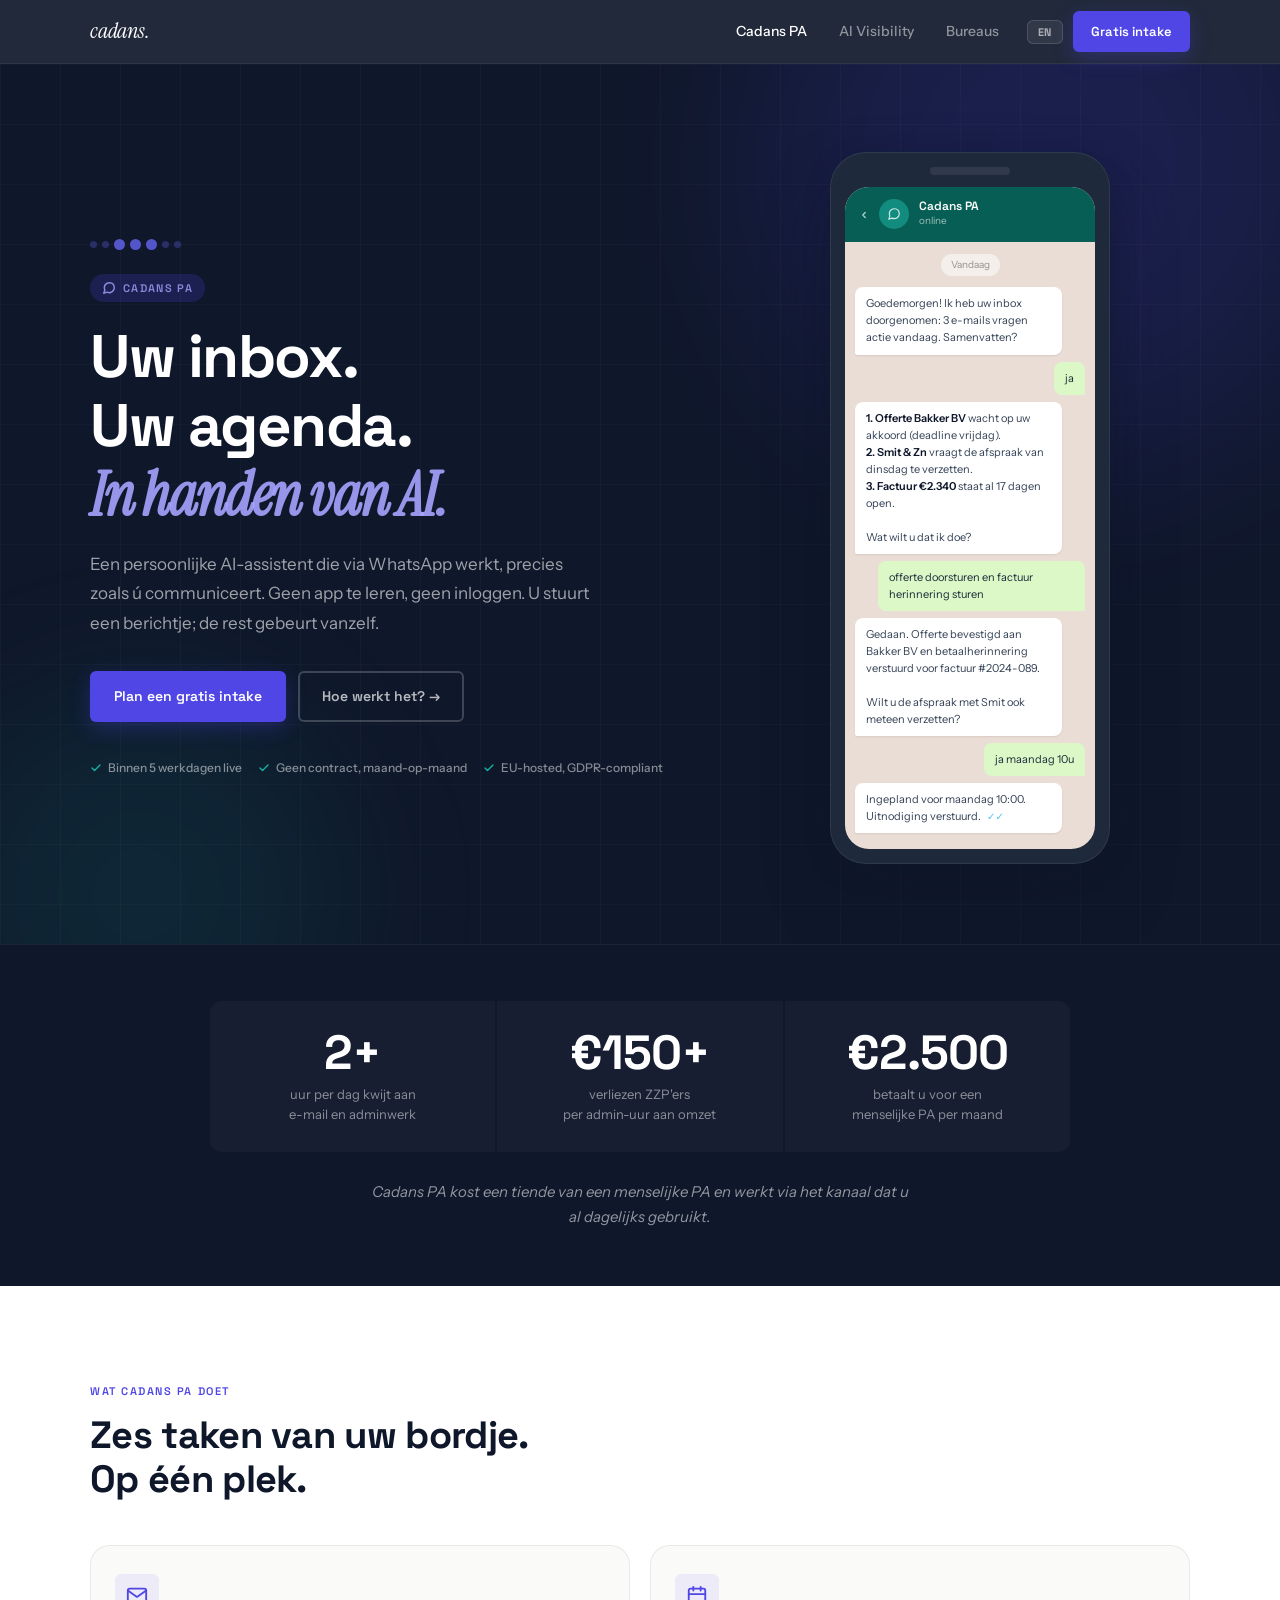
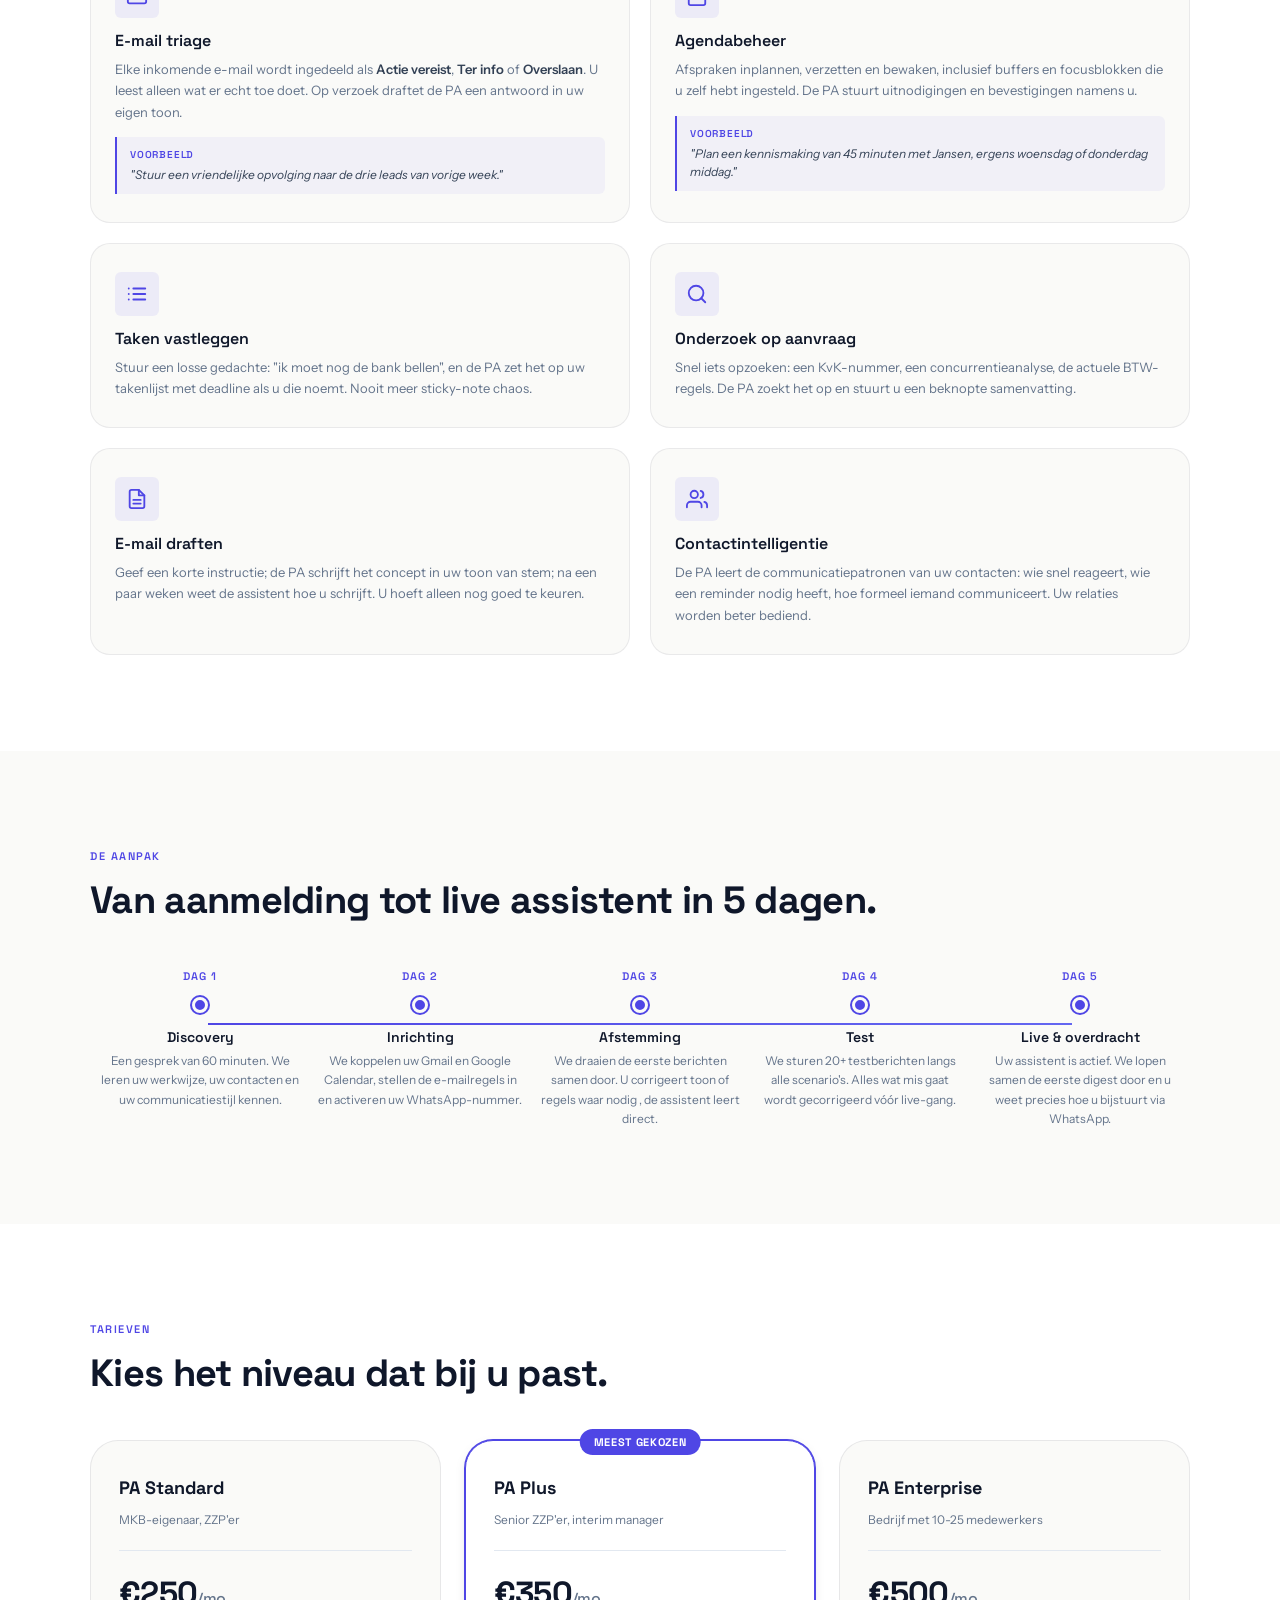
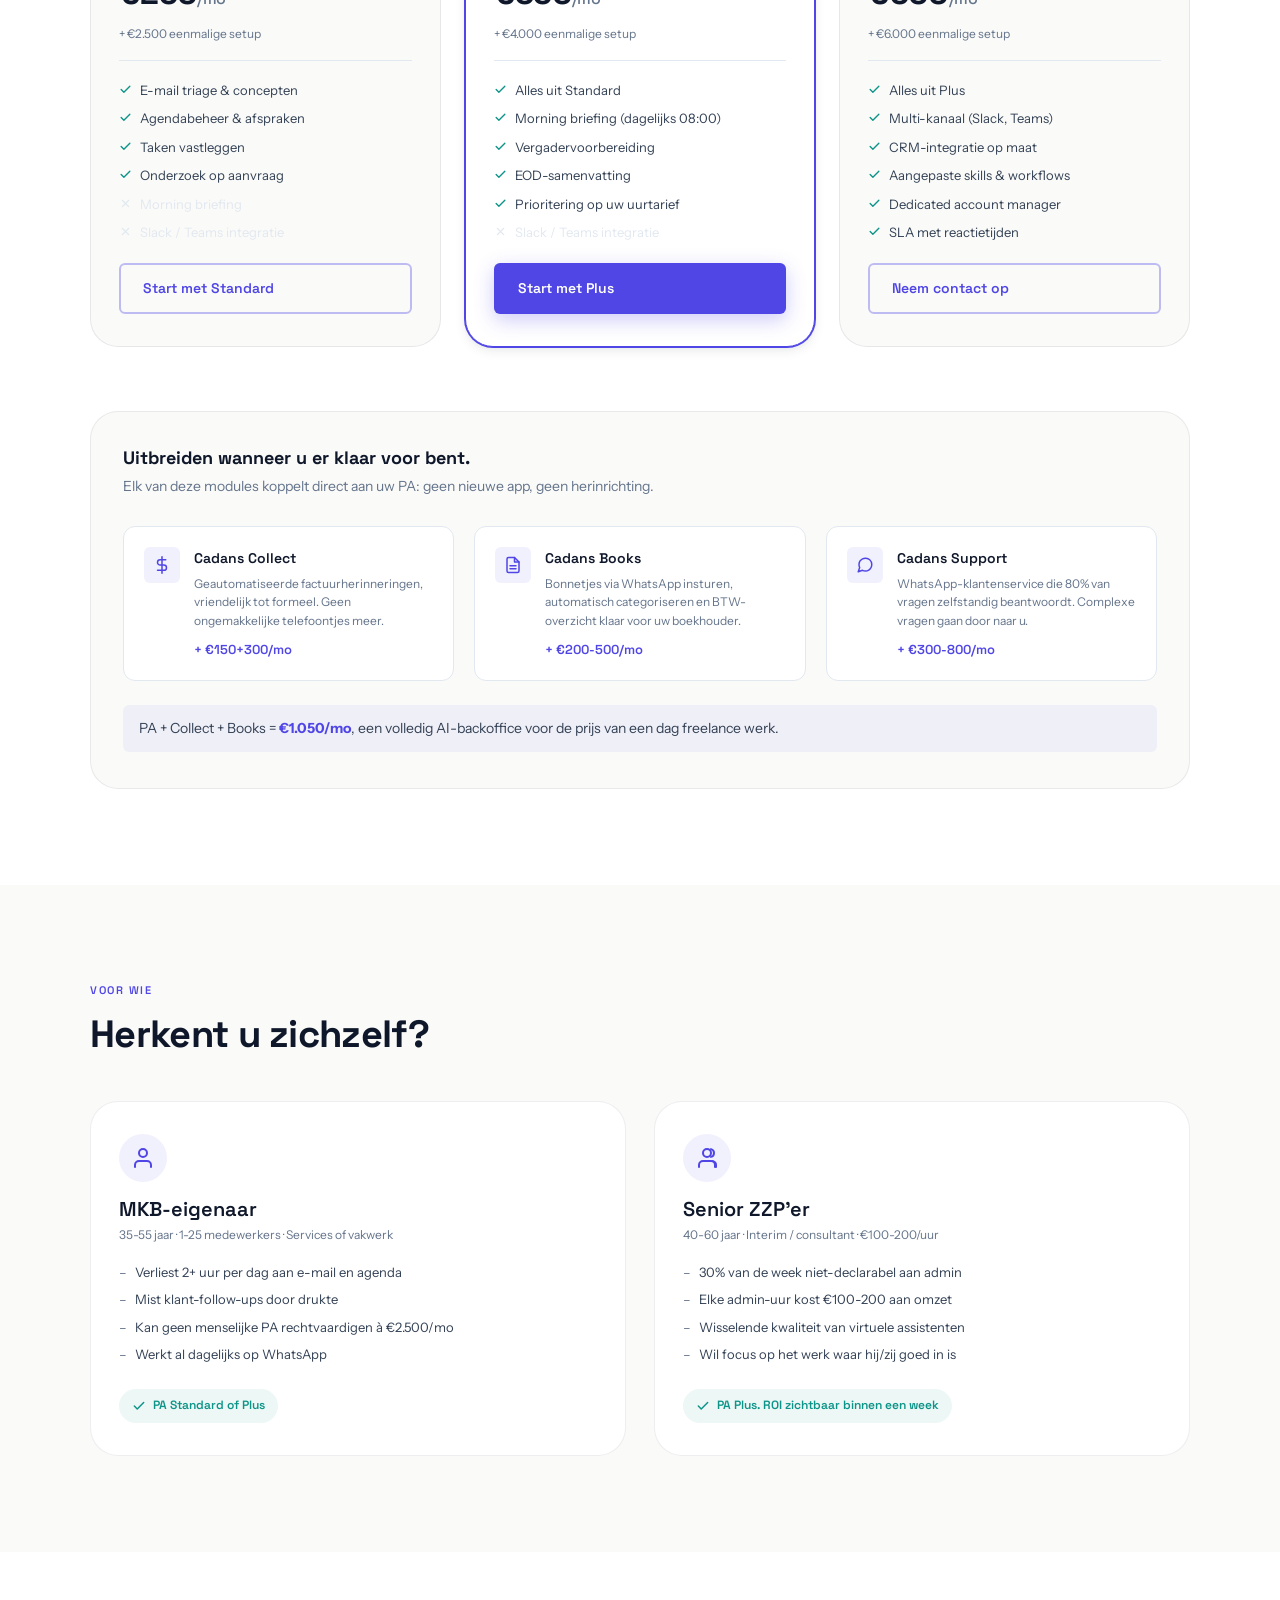
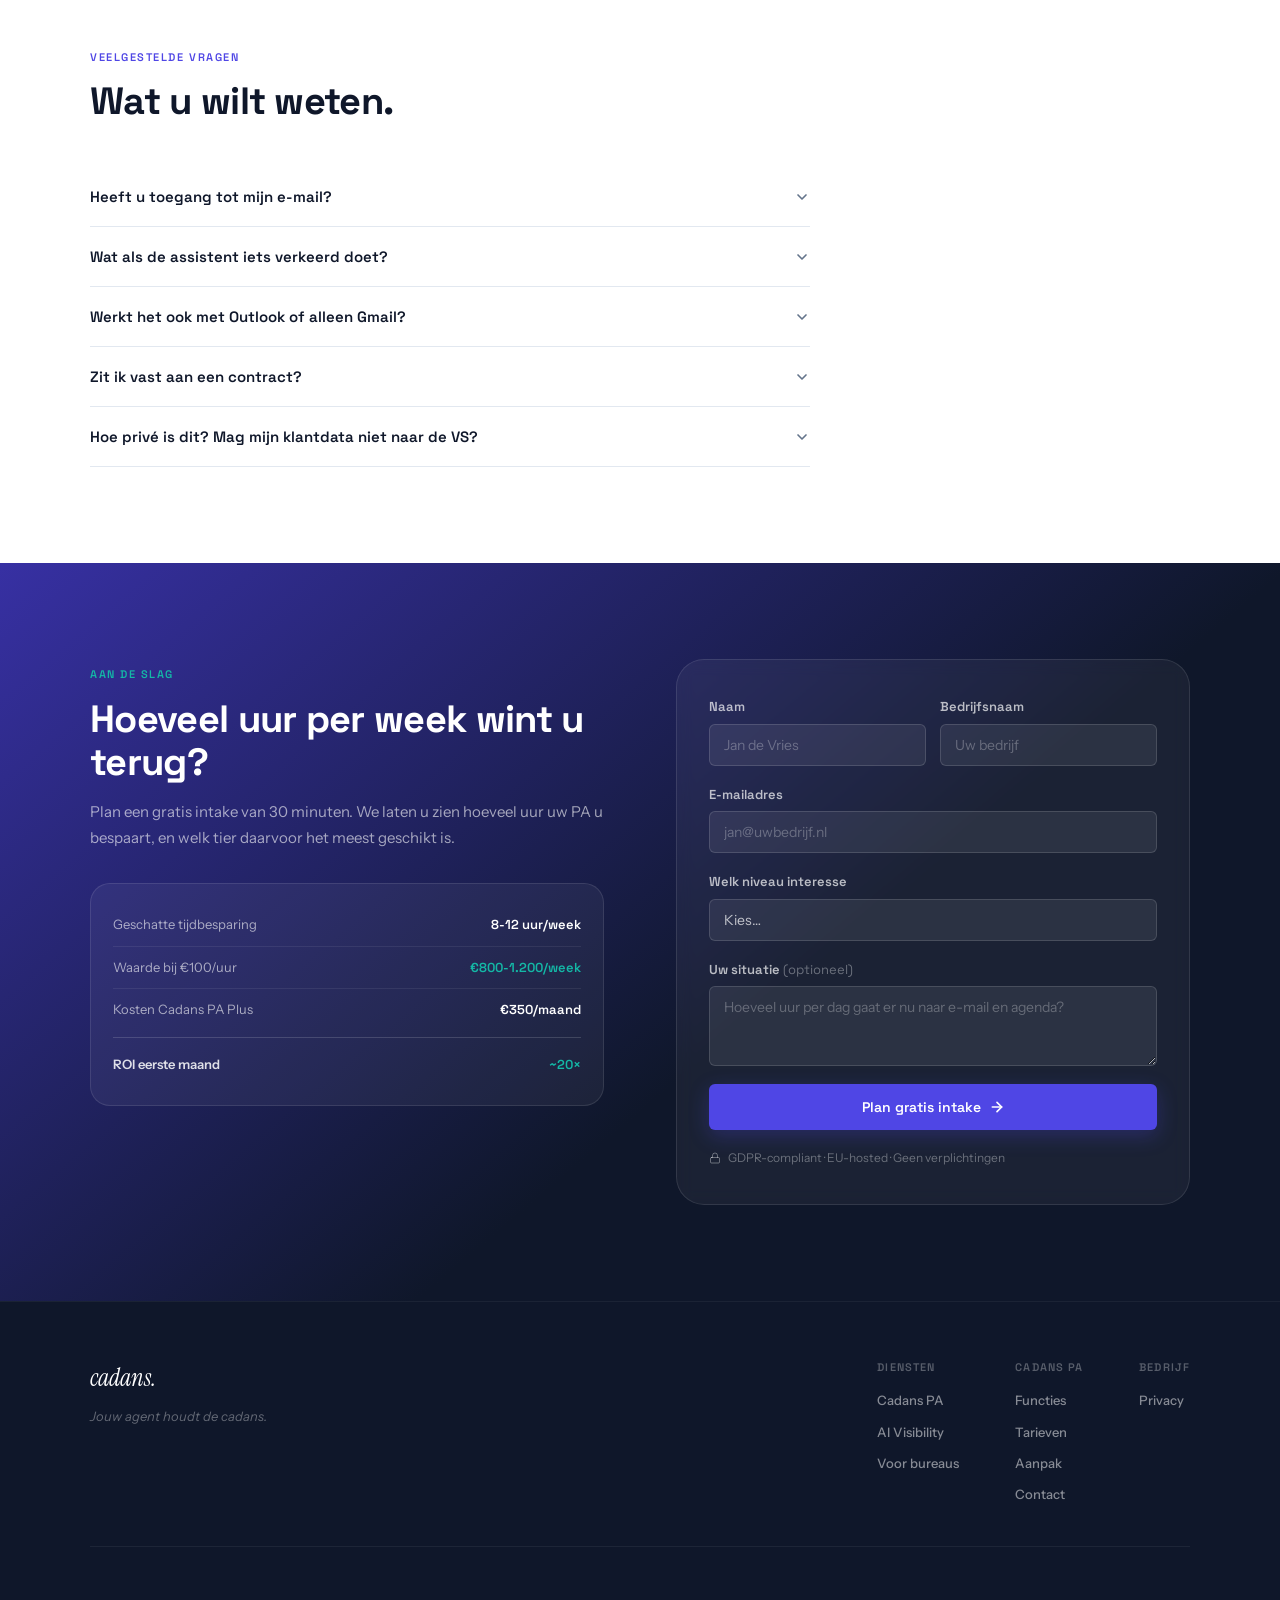
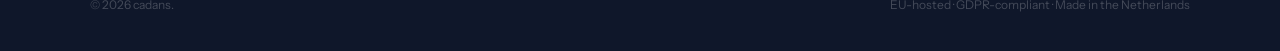
<file: landing-versions/v2-2026-08-11/assistent/index.html>
<!DOCTYPE html>
<html lang="nl">
<head>
  <meta charset="UTF-8" />
  <meta name="viewport" content="width=device-width, initial-scale=1.0" />
  <title>Cadans PA: Uw AI-assistent op WhatsApp</title>
  <meta name="description" content="Cadans PA neemt uw e-mail, agenda en adminwerk over via WhatsApp. Persoonlijk ingericht, binnen 5 werkdagen live. Vanaf €250/maand." />
  <link rel="preconnect" href="https://fonts.googleapis.com" />
  <link rel="preconnect" href="https://fonts.gstatic.com" crossorigin />
  <link href="https://fonts.googleapis.com/css2?family=Space+Grotesk:wght@400;500;600;700&family=Instrument+Sans:wght@400;500;600&family=Instrument+Serif:ital@1&display=swap" rel="stylesheet" />
  <link rel="stylesheet" href="style.css" />
</head>
<body>

  <!-- NAV -->
  <header class="nav" role="banner">
    <a href="/" class="nav-logo" aria-label="cadans. home">cadans.</a>
    <nav class="nav-links" aria-label="Hoofdnavigatie">
      <a href="/assistent" class="nav-active">Cadans PA</a>
      <a href="/geo">AI Visibility</a>
      <a href="/bureaus">Bureaus</a>
    </nav>
    <button class="lang-btn" id="lang-btn" aria-label="Switch to English">EN</button>
    <a href="#contact" class="btn-primary btn-sm">
      <span class="nl-only">Gratis intake</span><span class="en-only">Free consultation</span>
    </a>
    <button class="nav-toggle" aria-label="Menu openen" aria-expanded="false" aria-controls="mobile-menu">
      <svg width="20" height="20" viewBox="0 0 24 24" fill="none" stroke="currentColor" stroke-width="2.5" stroke-linecap="round" aria-hidden="true"><line x1="3" y1="6" x2="21" y2="6"/><line x1="3" y1="12" x2="21" y2="12"/><line x1="3" y1="18" x2="21" y2="18"/></svg>
    </button>
  </header>
  <div class="mobile-menu" id="mobile-menu" aria-hidden="true">
    <a href="/assistent">Cadans PA</a>
    <a href="/geo">AI Visibility</a>
    <a href="/bureaus">Bureaus</a>
    <a href="#contact" class="btn-primary">Gratis intake</a>
  </div>

  <!-- HERO -->
  <section class="hero" aria-labelledby="hero-heading">
    <div class="hero-bg" aria-hidden="true">
      <div class="hero-glow-1"></div>
      <div class="hero-glow-2"></div>
      <div class="hero-grid"></div>
    </div>
    <div class="container hero-inner">
      <div class="hero-text">
        <div class="pulse-motif" aria-hidden="true">
          <span class="dot dot-sm"></span><span class="dot dot-sm"></span>
          <span class="dot dot-lg"></span><span class="dot dot-lg"></span><span class="dot dot-lg"></span>
          <span class="dot dot-sm"></span><span class="dot dot-sm"></span>
        </div>
        <div class="hero-kicker">
          <svg width="14" height="14" viewBox="0 0 24 24" fill="none" stroke="currentColor" stroke-width="2.5" stroke-linecap="round" stroke-linejoin="round" aria-hidden="true"><path d="M21 11.5a8.38 8.38 0 0 1-.9 3.8 8.5 8.5 0 0 1-7.6 4.7 8.38 8.38 0 0 1-3.8-.9L3 21l1.9-5.7a8.38 8.38 0 0 1-.9-3.8 8.5 8.5 0 0 1 4.7-7.6 8.38 8.38 0 0 1 3.8-.9h.5a8.48 8.48 0 0 1 8 8v.5z"/></svg>
          Cadans PA
        </div>
        <h1 id="hero-heading">Uw inbox.<br />Uw agenda.<br /><em>In handen van AI.</em></h1>
        <p class="hero-sub">
          Een persoonlijke AI-assistent die via WhatsApp werkt,
          precies zoals ú communiceert. Geen app te leren, geen inloggen.
          U stuurt een berichtje; de rest gebeurt vanzelf.
        </p>
        <div class="hero-actions">
          <a href="#contact" class="btn-primary">Plan een gratis intake</a>
          <a href="#hoe-het-werkt" class="btn-ghost">Hoe werkt het? →</a>
        </div>
        <div class="hero-tags" aria-label="Kernpunten">
          <span class="tag">
            <svg width="12" height="12" viewBox="0 0 24 24" fill="none" stroke="currentColor" stroke-width="2.5" stroke-linecap="round" stroke-linejoin="round" aria-hidden="true"><polyline points="20 6 9 17 4 12"/></svg>
            Binnen 5 werkdagen live
          </span>
          <span class="tag">
            <svg width="12" height="12" viewBox="0 0 24 24" fill="none" stroke="currentColor" stroke-width="2.5" stroke-linecap="round" stroke-linejoin="round" aria-hidden="true"><polyline points="20 6 9 17 4 12"/></svg>
            Geen contract, maand-op-maand
          </span>
          <span class="tag">
            <svg width="12" height="12" viewBox="0 0 24 24" fill="none" stroke="currentColor" stroke-width="2.5" stroke-linecap="round" stroke-linejoin="round" aria-hidden="true"><polyline points="20 6 9 17 4 12"/></svg>
            EU-hosted, GDPR-compliant
          </span>
        </div>
      </div>
      <div class="hero-visual" aria-hidden="true">
        <div class="wa-phone">
          <div class="wa-notch"></div>
          <div class="wa-screen">
            <div class="wa-header">
              <div class="wa-back">
                <svg width="10" height="10" viewBox="0 0 24 24" fill="none" stroke="currentColor" stroke-width="3" stroke-linecap="round" stroke-linejoin="round"><polyline points="15 18 9 12 15 6"/></svg>
              </div>
              <div class="wa-avatar-sm">
                <svg width="14" height="14" viewBox="0 0 24 24" fill="none" stroke="currentColor" stroke-width="2" stroke-linecap="round" stroke-linejoin="round"><path d="M21 11.5a8.38 8.38 0 0 1-.9 3.8 8.5 8.5 0 0 1-7.6 4.7 8.38 8.38 0 0 1-3.8-.9L3 21l1.9-5.7a8.38 8.38 0 0 1-.9-3.8 8.5 8.5 0 0 1 4.7-7.6 8.38 8.38 0 0 1 3.8-.9h.5a8.48 8.48 0 0 1 8 8v.5z"/></svg>
              </div>
              <div class="wa-info">
                <div class="wa-name">Cadans PA</div>
                <div class="wa-status-dot">online</div>
              </div>
            </div>
            <div class="wa-body">
              <div class="wa-date-divider">Vandaag</div>
              <div class="wa-bubble wa-in">
                Goedemorgen! Ik heb uw inbox doorgenomen: 3 e-mails vragen actie vandaag. Samenvatten?
              </div>
              <div class="wa-bubble wa-out">ja</div>
              <div class="wa-bubble wa-in">
                <strong>1. Offerte Bakker BV</strong> wacht op uw akkoord (deadline vrijdag).<br />
                <strong>2. Smit & Zn</strong> vraagt de afspraak van dinsdag te verzetten.<br />
                <strong>3. Factuur €2.340</strong> staat al 17 dagen open.<br /><br />
                Wat wilt u dat ik doe?
              </div>
              <div class="wa-bubble wa-out">offerte doorsturen en factuur herinnering sturen</div>
              <div class="wa-bubble wa-in">
                Gedaan. Offerte bevestigd aan Bakker BV en betaalherinnering verstuurd voor factuur #2024-089.
                <br /><br />
                Wilt u de afspraak met Smit ook meteen verzetten?
              </div>
              <div class="wa-bubble wa-out">ja maandag 10u</div>
              <div class="wa-bubble wa-in">
                Ingepland voor maandag 10:00. Uitnodiging verstuurd.
                <span class="wa-check">✓✓</span>
              </div>
            </div>
          </div>
        </div>
      </div>
    </div>
  </section>

  <!-- PROBLEM -->
  <section class="problem" aria-labelledby="problem-heading">
    <div class="container">
      <div class="problem-inner">
        <div class="stat-block">
          <div class="stat-number">2+</div>
          <div class="stat-label">uur per dag kwijt aan<br />e-mail en adminwerk</div>
        </div>
        <div class="stat-block">
          <div class="stat-number">€150+</div>
          <div class="stat-label">verliezen ZZP'ers<br />per admin-uur aan omzet</div>
        </div>
        <div class="stat-block">
          <div class="stat-number">€2.500</div>
          <div class="stat-label">betaalt u voor een<br />menselijke PA per maand</div>
        </div>
      </div>
      <p class="problem-conclusion">
        Cadans PA kost een tiende van een menselijke PA en werkt via het kanaal dat u al dagelijks gebruikt.
      </p>
    </div>
  </section>

  <!-- FEATURES -->
  <section class="features" id="functies" aria-labelledby="features-heading">
    <div class="container">
      <span class="eyebrow">Wat Cadans PA doet</span>
      <h2 id="features-heading">Zes taken van uw bordje.<br />Op één plek.</h2>
      <div class="features-grid">

        <div class="feature-card feature-card--wide">
          <div class="feature-icon feature-icon--indigo" aria-hidden="true">
            <svg width="22" height="22" viewBox="0 0 24 24" fill="none" stroke="currentColor" stroke-width="2" stroke-linecap="round" stroke-linejoin="round"><path d="M4 4h16c1.1 0 2 .9 2 2v12c0 1.1-.9 2-2 2H4c-1.1 0-2-.9-2-2V6c0-1.1.9-2 2-2z"/><polyline points="22,6 12,13 2,6"/></svg>
          </div>
          <h3>E-mail triage</h3>
          <p>Elke inkomende e-mail wordt ingedeeld als <strong>Actie vereist</strong>, <strong>Ter info</strong> of <strong>Overslaan</strong>. U leest alleen wat er echt toe doet. Op verzoek draftet de PA een antwoord in uw eigen toon.</p>
          <div class="feature-example">
            <span class="ex-label">Voorbeeld</span>
            "Stuur een vriendelijke opvolging naar de drie leads van vorige week."
          </div>
        </div>

        <div class="feature-card feature-card--wide">
          <div class="feature-icon feature-icon--indigo" aria-hidden="true">
            <svg width="22" height="22" viewBox="0 0 24 24" fill="none" stroke="currentColor" stroke-width="2" stroke-linecap="round" stroke-linejoin="round"><rect x="3" y="4" width="18" height="18" rx="2" ry="2"/><line x1="16" y1="2" x2="16" y2="6"/><line x1="8" y1="2" x2="8" y2="6"/><line x1="3" y1="10" x2="21" y2="10"/></svg>
          </div>
          <h3>Agendabeheer</h3>
          <p>Afspraken inplannen, verzetten en bewaken, inclusief buffers en focusblokken die u zelf hebt ingesteld. De PA stuurt uitnodigingen en bevestigingen namens u.</p>
          <div class="feature-example">
            <span class="ex-label">Voorbeeld</span>
            "Plan een kennismaking van 45 minuten met Jansen, ergens woensdag of donderdag middag."
          </div>
        </div>

        <div class="feature-card">
          <div class="feature-icon feature-icon--indigo" aria-hidden="true">
            <svg width="22" height="22" viewBox="0 0 24 24" fill="none" stroke="currentColor" stroke-width="2" stroke-linecap="round" stroke-linejoin="round"><line x1="8" y1="6" x2="21" y2="6"/><line x1="8" y1="12" x2="21" y2="12"/><line x1="8" y1="18" x2="21" y2="18"/><line x1="3" y1="6" x2="3.01" y2="6"/><line x1="3" y1="12" x2="3.01" y2="12"/><line x1="3" y1="18" x2="3.01" y2="18"/></svg>
          </div>
          <h3>Taken vastleggen</h3>
          <p>Stuur een losse gedachte: "ik moet nog de bank bellen", en de PA zet het op uw takenlijst met deadline als u die noemt. Nooit meer sticky-note chaos.</p>
        </div>

        <div class="feature-card">
          <div class="feature-icon feature-icon--indigo" aria-hidden="true">
            <svg width="22" height="22" viewBox="0 0 24 24" fill="none" stroke="currentColor" stroke-width="2" stroke-linecap="round" stroke-linejoin="round"><circle cx="11" cy="11" r="8"/><path d="m21 21-4.35-4.35"/></svg>
          </div>
          <h3>Onderzoek op aanvraag</h3>
          <p>Snel iets opzoeken: een KvK-nummer, een concurrentieanalyse, de actuele BTW-regels. De PA zoekt het op en stuurt u een beknopte samenvatting.</p>
        </div>

        <div class="feature-card">
          <div class="feature-icon feature-icon--indigo" aria-hidden="true">
            <svg width="22" height="22" viewBox="0 0 24 24" fill="none" stroke="currentColor" stroke-width="2" stroke-linecap="round" stroke-linejoin="round"><path d="M14 2H6a2 2 0 0 0-2 2v16a2 2 0 0 0 2 2h12a2 2 0 0 0 2-2V8z"/><polyline points="14 2 14 8 20 8"/><line x1="16" y1="13" x2="8" y2="13"/><line x1="16" y1="17" x2="8" y2="17"/></svg>
          </div>
          <h3>E-mail draften</h3>
          <p>Geef een korte instructie; de PA schrijft het concept in uw toon van stem; na een paar weken weet de assistent hoe u schrijft. U hoeft alleen nog goed te keuren.</p>
        </div>

        <div class="feature-card">
          <div class="feature-icon feature-icon--indigo" aria-hidden="true">
            <svg width="22" height="22" viewBox="0 0 24 24" fill="none" stroke="currentColor" stroke-width="2" stroke-linecap="round" stroke-linejoin="round"><path d="M17 21v-2a4 4 0 0 0-4-4H5a4 4 0 0 0-4 4v2"/><circle cx="9" cy="7" r="4"/><path d="M23 21v-2a4 4 0 0 0-3-3.87"/><path d="M16 3.13a4 4 0 0 1 0 7.75"/></svg>
          </div>
          <h3>Contactintelligentie</h3>
          <p>De PA leert de communicatiepatronen van uw contacten: wie snel reageert, wie een reminder nodig heeft, hoe formeel iemand communiceert. Uw relaties worden beter bediend.</p>
        </div>

      </div>
    </div>
  </section>

  <!-- HOW IT WORKS -->
  <section class="process" id="hoe-het-werkt" aria-labelledby="process-heading">
    <div class="container">
      <span class="eyebrow">De aanpak</span>
      <h2 id="process-heading">Van aanmelding tot live assistent in 5 dagen.</h2>
      <div class="process-track" aria-label="Stappenplan">
        <div class="process-step">
          <div class="ps-day" aria-label="Dag 1">Dag 1</div>
          <div class="ps-dot" aria-hidden="true"></div>
          <div class="ps-content">
            <h3>Discovery</h3>
            <p>Een gesprek van 60 minuten. We leren uw werkwijze, uw contacten en uw communicatiestijl kennen.</p>
          </div>
        </div>
        <div class="process-step">
          <div class="ps-day" aria-label="Dag 2">Dag 2</div>
          <div class="ps-dot" aria-hidden="true"></div>
          <div class="ps-content">
            <h3>Inrichting</h3>
            <p>We koppelen uw Gmail en Google Calendar, stellen de e-mailregels in en activeren uw WhatsApp-nummer.</p>
          </div>
        </div>
        <div class="process-step">
          <div class="ps-day" aria-label="Dag 3">Dag 3</div>
          <div class="ps-dot" aria-hidden="true"></div>
          <div class="ps-content">
            <h3>Afstemming</h3>
            <p>We draaien de eerste berichten samen door. U corrigeert toon of regels waar nodig , de assistent leert direct.</p>
          </div>
        </div>
        <div class="process-step">
          <div class="ps-day" aria-label="Dag 4">Dag 4</div>
          <div class="ps-dot" aria-hidden="true"></div>
          <div class="ps-content">
            <h3>Test</h3>
            <p>We sturen 20+ testberichten langs alle scenario's. Alles wat mis gaat wordt gecorrigeerd vóór live-gang.</p>
          </div>
        </div>
        <div class="process-step">
          <div class="ps-day" aria-label="Dag 5">Dag 5</div>
          <div class="ps-dot" aria-hidden="true"></div>
          <div class="ps-content">
            <h3>Live &amp; overdracht</h3>
            <p>Uw assistent is actief. We lopen samen de eerste digest door en u weet precies hoe u bijstuurt via WhatsApp.</p>
          </div>
        </div>
      </div>
    </div>
  </section>

  <!-- PRICING -->
  <section class="pricing" id="tarieven" aria-labelledby="pricing-heading">
    <div class="container">
      <span class="eyebrow">Tarieven</span>
      <h2 id="pricing-heading">Kies het niveau dat bij u past.</h2>
      <div class="pricing-grid">

        <article class="pricing-card" aria-labelledby="plan-standard">
          <div class="plan-name" id="plan-standard">PA Standard</div>
          <div class="plan-for">MKB-eigenaar, ZZP'er</div>
          <div class="plan-price">
            <span class="plan-monthly">€250<span>/mo</span></span>
            <span class="plan-setup">+ €2.500 eenmalige setup</span>
          </div>
          <ul class="plan-features">
            <li><svg width="13" height="13" viewBox="0 0 24 24" fill="none" stroke="currentColor" stroke-width="2.5" stroke-linecap="round" stroke-linejoin="round" aria-hidden="true"><polyline points="20 6 9 17 4 12"/></svg> E-mail triage &amp; concepten</li>
            <li><svg width="13" height="13" viewBox="0 0 24 24" fill="none" stroke="currentColor" stroke-width="2.5" stroke-linecap="round" stroke-linejoin="round" aria-hidden="true"><polyline points="20 6 9 17 4 12"/></svg> Agendabeheer &amp; afspraken</li>
            <li><svg width="13" height="13" viewBox="0 0 24 24" fill="none" stroke="currentColor" stroke-width="2.5" stroke-linecap="round" stroke-linejoin="round" aria-hidden="true"><polyline points="20 6 9 17 4 12"/></svg> Taken vastleggen</li>
            <li><svg width="13" height="13" viewBox="0 0 24 24" fill="none" stroke="currentColor" stroke-width="2.5" stroke-linecap="round" stroke-linejoin="round" aria-hidden="true"><polyline points="20 6 9 17 4 12"/></svg> Onderzoek op aanvraag</li>
            <li class="plan-feature--muted"><svg width="13" height="13" viewBox="0 0 24 24" fill="none" stroke="currentColor" stroke-width="2" stroke-linecap="round" stroke-linejoin="round" aria-hidden="true"><line x1="18" y1="6" x2="6" y2="18"/><line x1="6" y1="6" x2="18" y2="18"/></svg> Morning briefing</li>
            <li class="plan-feature--muted"><svg width="13" height="13" viewBox="0 0 24 24" fill="none" stroke="currentColor" stroke-width="2" stroke-linecap="round" stroke-linejoin="round" aria-hidden="true"><line x1="18" y1="6" x2="6" y2="18"/><line x1="6" y1="6" x2="18" y2="18"/></svg> Slack / Teams integratie</li>
          </ul>
          <a href="#contact" class="btn-outline">Start met Standard</a>
        </article>

        <article class="pricing-card pricing-card--featured" aria-labelledby="plan-plus">
          <div class="plan-badge">Meest gekozen</div>
          <div class="plan-name" id="plan-plus">PA Plus</div>
          <div class="plan-for">Senior ZZP'er, interim manager</div>
          <div class="plan-price">
            <span class="plan-monthly">€350<span>/mo</span></span>
            <span class="plan-setup">+ €4.000 eenmalige setup</span>
          </div>
          <ul class="plan-features">
            <li><svg width="13" height="13" viewBox="0 0 24 24" fill="none" stroke="currentColor" stroke-width="2.5" stroke-linecap="round" stroke-linejoin="round" aria-hidden="true"><polyline points="20 6 9 17 4 12"/></svg> Alles uit Standard</li>
            <li><svg width="13" height="13" viewBox="0 0 24 24" fill="none" stroke="currentColor" stroke-width="2.5" stroke-linecap="round" stroke-linejoin="round" aria-hidden="true"><polyline points="20 6 9 17 4 12"/></svg> Morning briefing (dagelijks 08:00)</li>
            <li><svg width="13" height="13" viewBox="0 0 24 24" fill="none" stroke="currentColor" stroke-width="2.5" stroke-linecap="round" stroke-linejoin="round" aria-hidden="true"><polyline points="20 6 9 17 4 12"/></svg> Vergadervoorbereiding</li>
            <li><svg width="13" height="13" viewBox="0 0 24 24" fill="none" stroke="currentColor" stroke-width="2.5" stroke-linecap="round" stroke-linejoin="round" aria-hidden="true"><polyline points="20 6 9 17 4 12"/></svg> EOD-samenvatting</li>
            <li><svg width="13" height="13" viewBox="0 0 24 24" fill="none" stroke="currentColor" stroke-width="2.5" stroke-linecap="round" stroke-linejoin="round" aria-hidden="true"><polyline points="20 6 9 17 4 12"/></svg> Prioritering op uw uurtarief</li>
            <li class="plan-feature--muted"><svg width="13" height="13" viewBox="0 0 24 24" fill="none" stroke="currentColor" stroke-width="2" stroke-linecap="round" stroke-linejoin="round" aria-hidden="true"><line x1="18" y1="6" x2="6" y2="18"/><line x1="6" y1="6" x2="18" y2="18"/></svg> Slack / Teams integratie</li>
          </ul>
          <a href="#contact" class="btn-primary">Start met Plus</a>
        </article>

        <article class="pricing-card" aria-labelledby="plan-enterprise">
          <div class="plan-name" id="plan-enterprise">PA Enterprise</div>
          <div class="plan-for">Bedrijf met 10-25 medewerkers</div>
          <div class="plan-price">
            <span class="plan-monthly">€500<span>/mo</span></span>
            <span class="plan-setup">+ €6.000 eenmalige setup</span>
          </div>
          <ul class="plan-features">
            <li><svg width="13" height="13" viewBox="0 0 24 24" fill="none" stroke="currentColor" stroke-width="2.5" stroke-linecap="round" stroke-linejoin="round" aria-hidden="true"><polyline points="20 6 9 17 4 12"/></svg> Alles uit Plus</li>
            <li><svg width="13" height="13" viewBox="0 0 24 24" fill="none" stroke="currentColor" stroke-width="2.5" stroke-linecap="round" stroke-linejoin="round" aria-hidden="true"><polyline points="20 6 9 17 4 12"/></svg> Multi-kanaal (Slack, Teams)</li>
            <li><svg width="13" height="13" viewBox="0 0 24 24" fill="none" stroke="currentColor" stroke-width="2.5" stroke-linecap="round" stroke-linejoin="round" aria-hidden="true"><polyline points="20 6 9 17 4 12"/></svg> CRM-integratie op maat</li>
            <li><svg width="13" height="13" viewBox="0 0 24 24" fill="none" stroke="currentColor" stroke-width="2.5" stroke-linecap="round" stroke-linejoin="round" aria-hidden="true"><polyline points="20 6 9 17 4 12"/></svg> Aangepaste skills &amp; workflows</li>
            <li><svg width="13" height="13" viewBox="0 0 24 24" fill="none" stroke="currentColor" stroke-width="2.5" stroke-linecap="round" stroke-linejoin="round" aria-hidden="true"><polyline points="20 6 9 17 4 12"/></svg> Dedicated account manager</li>
            <li><svg width="13" height="13" viewBox="0 0 24 24" fill="none" stroke="currentColor" stroke-width="2.5" stroke-linecap="round" stroke-linejoin="round" aria-hidden="true"><polyline points="20 6 9 17 4 12"/></svg> SLA met reactietijden</li>
          </ul>
          <a href="#contact" class="btn-outline">Neem contact op</a>
        </article>

      </div>

      <!-- Upsells -->
      <div class="upsells" aria-labelledby="upsells-heading">
        <h3 id="upsells-heading" class="upsells-heading">Uitbreiden wanneer u er klaar voor bent.</h3>
        <p class="upsells-sub">Elk van deze modules koppelt direct aan uw PA: geen nieuwe app, geen herinrichting.</p>
        <div class="upsells-grid">
          <div class="upsell-card">
            <div class="upsell-icon" aria-hidden="true">
              <svg width="18" height="18" viewBox="0 0 24 24" fill="none" stroke="currentColor" stroke-width="2" stroke-linecap="round" stroke-linejoin="round"><line x1="12" y1="1" x2="12" y2="23"/><path d="M17 5H9.5a3.5 3.5 0 0 0 0 7h5a3.5 3.5 0 0 1 0 7H6"/></svg>
            </div>
            <div>
              <div class="upsell-name">Cadans Collect</div>
              <div class="upsell-desc">Geautomatiseerde factuurherinneringen, vriendelijk tot formeel. Geen ongemakkelijke telefoontjes meer.</div>
              <div class="upsell-price">+ €150+300/mo</div>
            </div>
          </div>
          <div class="upsell-card">
            <div class="upsell-icon" aria-hidden="true">
              <svg width="18" height="18" viewBox="0 0 24 24" fill="none" stroke="currentColor" stroke-width="2" stroke-linecap="round" stroke-linejoin="round"><path d="M14 2H6a2 2 0 0 0-2 2v16a2 2 0 0 0 2 2h12a2 2 0 0 0 2-2V8z"/><polyline points="14 2 14 8 20 8"/><line x1="16" y1="13" x2="8" y2="13"/><line x1="16" y1="17" x2="8" y2="17"/></svg>
            </div>
            <div>
              <div class="upsell-name">Cadans Books</div>
              <div class="upsell-desc">Bonnetjes via WhatsApp insturen, automatisch categoriseren en BTW-overzicht klaar voor uw boekhouder.</div>
              <div class="upsell-price">+ €200-500/mo</div>
            </div>
          </div>
          <div class="upsell-card">
            <div class="upsell-icon" aria-hidden="true">
              <svg width="18" height="18" viewBox="0 0 24 24" fill="none" stroke="currentColor" stroke-width="2" stroke-linecap="round" stroke-linejoin="round"><path d="M21 11.5a8.38 8.38 0 0 1-.9 3.8 8.5 8.5 0 0 1-7.6 4.7 8.38 8.38 0 0 1-3.8-.9L3 21l1.9-5.7a8.38 8.38 0 0 1-.9-3.8 8.5 8.5 0 0 1 4.7-7.6 8.38 8.38 0 0 1 3.8-.9h.5a8.48 8.48 0 0 1 8 8v.5z"/></svg>
            </div>
            <div>
              <div class="upsell-name">Cadans Support</div>
              <div class="upsell-desc">WhatsApp-klantenservice die 80% van vragen zelfstandig beantwoordt. Complexe vragen gaan door naar u.</div>
              <div class="upsell-price">+ €300-800/mo</div>
            </div>
          </div>
        </div>
        <p class="upsells-stack">PA + Collect + Books = <strong>€1.050/mo</strong>, een volledig AI-backoffice voor de prijs van een dag freelance werk.</p>
      </div>
    </div>
  </section>

  <!-- FOR WHO -->
  <section class="forwho" aria-labelledby="forwho-heading">
    <div class="container">
      <span class="eyebrow">Voor wie</span>
      <h2 id="forwho-heading">Herkent u zichzelf?</h2>
      <div class="personas-grid">
        <div class="persona-card">
          <div class="persona-icon" aria-hidden="true">
            <svg width="24" height="24" viewBox="0 0 24 24" fill="none" stroke="currentColor" stroke-width="2" stroke-linecap="round" stroke-linejoin="round"><path d="M20 21v-2a4 4 0 0 0-4-4H8a4 4 0 0 0-4 4v2"/><circle cx="12" cy="7" r="4"/></svg>
          </div>
          <h3>MKB-eigenaar</h3>
          <p class="persona-profile">35-55 jaar · 1-25 medewerkers · Services of vakwerk</p>
          <ul class="persona-pains">
            <li>Verliest 2+ uur per dag aan e-mail en agenda</li>
            <li>Mist klant-follow-ups door drukte</li>
            <li>Kan geen menselijke PA rechtvaardigen à €2.500/mo</li>
            <li>Werkt al dagelijks op WhatsApp</li>
          </ul>
          <div class="persona-verdict">
            <svg width="14" height="14" viewBox="0 0 24 24" fill="none" stroke="currentColor" stroke-width="2.5" stroke-linecap="round" stroke-linejoin="round" aria-hidden="true"><polyline points="20 6 9 17 4 12"/></svg>
            PA Standard of Plus
          </div>
        </div>
        <div class="persona-card">
          <div class="persona-icon" aria-hidden="true">
            <svg width="24" height="24" viewBox="0 0 24 24" fill="none" stroke="currentColor" stroke-width="2" stroke-linecap="round" stroke-linejoin="round"><path d="M20 21v-2a4 4 0 0 0-4-4H8a4 4 0 0 0-4 4v2"/><circle cx="12" cy="7" r="4"/><path d="M16 3.13a4 4 0 0 1 0 7.75"/><path d="M21 21v-2a4 4 0 0 0-3-3.87"/></svg>
          </div>
          <h3>Senior ZZP'er</h3>
          <p class="persona-profile">40-60 jaar · Interim / consultant · €100-200/uur</p>
          <ul class="persona-pains">
            <li>30% van de week niet-declarabel aan admin</li>
            <li>Elke admin-uur kost €100-200 aan omzet</li>
            <li>Wisselende kwaliteit van virtuele assistenten</li>
            <li>Wil focus op het werk waar hij/zij goed in is</li>
          </ul>
          <div class="persona-verdict">
            <svg width="14" height="14" viewBox="0 0 24 24" fill="none" stroke="currentColor" stroke-width="2.5" stroke-linecap="round" stroke-linejoin="round" aria-hidden="true"><polyline points="20 6 9 17 4 12"/></svg>
            PA Plus. ROI zichtbaar binnen een week
          </div>
        </div>
      </div>
    </div>
  </section>

  <!-- FAQ -->
  <section class="faq" aria-labelledby="faq-heading">
    <div class="container">
      <span class="eyebrow">Veelgestelde vragen</span>
      <h2 id="faq-heading">Wat u wilt weten.</h2>
      <div class="faq-list" role="list">

        <div class="faq-item" role="listitem">
          <button class="faq-q" aria-expanded="false">
            Heeft u toegang tot mijn e-mail?
            <svg class="faq-chev" width="16" height="16" viewBox="0 0 24 24" fill="none" stroke="currentColor" stroke-width="2.5" stroke-linecap="round" stroke-linejoin="round" aria-hidden="true"><polyline points="6 9 12 15 18 9"/></svg>
          </button>
          <div class="faq-a" hidden>
            De assistent leest uw inbox via een OAuth-koppeling met uw Google-account (dezelfde manier waarop u een app als Calendly toegang geeft). Cadans ziet de inhoud van e-mails alleen om ze te categoriseren en te beantwoorden; we lezen niet mee en slaan inhoud niet op. Alle data staat op EU-servers.
          </div>
        </div>

        <div class="faq-item" role="listitem">
          <button class="faq-q" aria-expanded="false">
            Wat als de assistent iets verkeerd doet?
            <svg class="faq-chev" width="16" height="16" viewBox="0 0 24 24" fill="none" stroke="currentColor" stroke-width="2.5" stroke-linecap="round" stroke-linejoin="round" aria-hidden="true"><polyline points="6 9 12 15 18 9"/></svg>
          </button>
          <div class="faq-a" hidden>
            De PA stuurt nooit zelfstandig een e-mail of bevestigt een afspraak zonder uw akkoord, tenzij u dat expliciet hebt ingesteld. Correcties geeft u direct via WhatsApp, de assistent past zijn gedrag aan en onthoudt de voorkeur voor de volgende keer.
          </div>
        </div>

        <div class="faq-item" role="listitem">
          <button class="faq-q" aria-expanded="false">
            Werkt het ook met Outlook of alleen Gmail?
            <svg class="faq-chev" width="16" height="16" viewBox="0 0 24 24" fill="none" stroke="currentColor" stroke-width="2.5" stroke-linecap="round" stroke-linejoin="round" aria-hidden="true"><polyline points="6 9 12 15 18 9"/></svg>
          </button>
          <div class="faq-a" hidden>
            De MVP ondersteunt Gmail en Google Calendar. Outlook / Microsoft 365 is beschikbaar voor Enterprise-klanten. Zit u op Outlook? Meld dat bij de intake: we zetten het op de roadmap.
          </div>
        </div>

        <div class="faq-item" role="listitem">
          <button class="faq-q" aria-expanded="false">
            Zit ik vast aan een contract?
            <svg class="faq-chev" width="16" height="16" viewBox="0 0 24 24" fill="none" stroke="currentColor" stroke-width="2.5" stroke-linecap="round" stroke-linejoin="round" aria-hidden="true"><polyline points="6 9 12 15 18 9"/></svg>
          </button>
          <div class="faq-a" hidden>
            Nee. De maandelijkse fee loopt maand-op-maand met één maand opzegtermijn. De setup-fee is eenmalig en niet restitueerbaar. Als de assistent na de eerste maand niet bevalt, stopt u, zonder verdere verplichting.
          </div>
        </div>

        <div class="faq-item" role="listitem">
          <button class="faq-q" aria-expanded="false">
            Hoe privé is dit? Mag mijn klantdata niet naar de VS?
            <svg class="faq-chev" width="16" height="16" viewBox="0 0 24 24" fill="none" stroke="currentColor" stroke-width="2.5" stroke-linecap="round" stroke-linejoin="round" aria-hidden="true"><polyline points="6 9 12 15 18 9"/></svg>
          </button>
          <div class="faq-a" hidden>
            Alle infrastructuur draait op Hetzner-servers in Frankfurt. Communicatie tussen uw inbox en de assistent is end-to-end versleuteld. Het AI-model draait via de Anthropic API. Verwerking vindt plaatsvinden conform EU AI Act en de verwerkersovereenkomst die u bij aanmelding ondertekent.
          </div>
        </div>

      </div>
    </div>
  </section>

  <!-- CONTACT -->
  <section class="contact" id="contact" aria-labelledby="contact-heading">
    <div class="container contact-inner">
      <div class="contact-text">
        <span class="eyebrow eyebrow--light">Aan de slag</span>
        <h2 id="contact-heading">Hoeveel uur per week wint u terug?</h2>
        <p>Plan een gratis intake van 30 minuten. We laten u zien hoeveel uur uw PA u bespaart, en welk tier daarvoor het meest geschikt is.</p>
        <div class="contact-roi" aria-label="ROI-berekening">
          <div class="roi-row">
            <span>Geschatte tijdbesparing</span>
            <span class="roi-val">8-12 uur/week</span>
          </div>
          <div class="roi-row">
            <span>Waarde bij €100/uur</span>
            <span class="roi-val roi-positive">€800-1.200/week</span>
          </div>
          <div class="roi-row">
            <span>Kosten Cadans PA Plus</span>
            <span class="roi-val">€350/maand</span>
          </div>
          <div class="roi-divider"></div>
          <div class="roi-row roi-row--total">
            <span>ROI eerste maand</span>
            <span class="roi-val roi-positive">~20×</span>
          </div>
        </div>
      </div>
      <form class="contact-form" action="#" method="post" novalidate aria-label="Contactformulier">
        <div class="form-row">
          <div class="form-group">
            <label for="name">Naam</label>
            <input type="text" id="name" name="name" placeholder="Jan de Vries" autocomplete="name" required />
          </div>
          <div class="form-group">
            <label for="company">Bedrijfsnaam</label>
            <input type="text" id="company" name="company" placeholder="Uw bedrijf" autocomplete="organization" />
          </div>
        </div>
        <div class="form-group">
          <label for="email">E-mailadres</label>
          <input type="email" id="email" name="email" placeholder="jan@uwbedrijf.nl" autocomplete="email" required />
        </div>
        <div class="form-group">
          <label for="tier">Welk niveau interesse</label>
          <select id="tier" name="tier">
            <option value="" disabled selected>Kies…</option>
            <option value="standard">PA Standard (€250/mo)</option>
            <option value="plus">PA Plus (€350/mo)</option>
            <option value="enterprise">PA Enterprise (€500/mo)</option>
            <option value="unknown">Nog niet zeker</option>
          </select>
        </div>
        <div class="form-group">
          <label for="message">Uw situatie <span class="label-optional">(optioneel)</span></label>
          <textarea id="message" name="message" rows="3" placeholder="Hoeveel uur per dag gaat er nu naar e-mail en agenda?"></textarea>
        </div>
        <button type="submit" class="btn-primary btn-full">
          Plan gratis intake
          <svg width="16" height="16" viewBox="0 0 24 24" fill="none" stroke="currentColor" stroke-width="2.5" stroke-linecap="round" stroke-linejoin="round" aria-hidden="true"><line x1="5" y1="12" x2="19" y2="12"/><polyline points="12 5 19 12 12 19"/></svg>
        </button>
        <p class="form-gdpr">
          <svg width="12" height="12" viewBox="0 0 24 24" fill="none" stroke="currentColor" stroke-width="2" stroke-linecap="round" stroke-linejoin="round" aria-hidden="true"><rect x="3" y="11" width="18" height="11" rx="2" ry="2"/><path d="M7 11V7a5 5 0 0 1 10 0v4"/></svg>
          GDPR-compliant · EU-hosted · Geen verplichtingen
        </p>
      </form>
    </div>
  </section>

  <!-- FOOTER -->
  <footer class="footer" role="contentinfo">
    <div class="container footer-inner">
      <div class="footer-top">
        <div class="footer-brand">
          <a href="/" class="footer-logo" aria-label="cadans. home">cadans.</a>
          <p class="footer-tagline">Jouw agent houdt de cadans.</p>
        </div>
        <nav class="footer-cols" aria-label="Footer navigatie">
          <div class="footer-col">
            <div class="footer-col-heading">Diensten</div>
            <a href="/assistent">Cadans PA</a>
            <a href="/geo">AI Visibility</a>
            <a href="/bureaus">Voor bureaus</a>
          </div>
          <div class="footer-col">
            <div class="footer-col-heading">Cadans PA</div>
            <a href="#functies">Functies</a>
            <a href="#tarieven">Tarieven</a>
            <a href="#hoe-het-werkt">Aanpak</a>
            <a href="#contact">Contact</a>
          </div>
          <div class="footer-col">
            <div class="footer-col-heading">Bedrijf</div>
            <a href="/privacy">Privacy</a>
          </div>
        </nav>
      </div>
      <div class="footer-bottom">
        <p class="footer-copy">© 2026 cadans.</p>
        <p class="footer-legal">EU-hosted · GDPR-compliant · Made in the Netherlands</p>
      </div>
    </div>
  </footer>

  <script src="main.js"></script>
  <script src="../lang.js"></script>
</body>
</html>
</file>
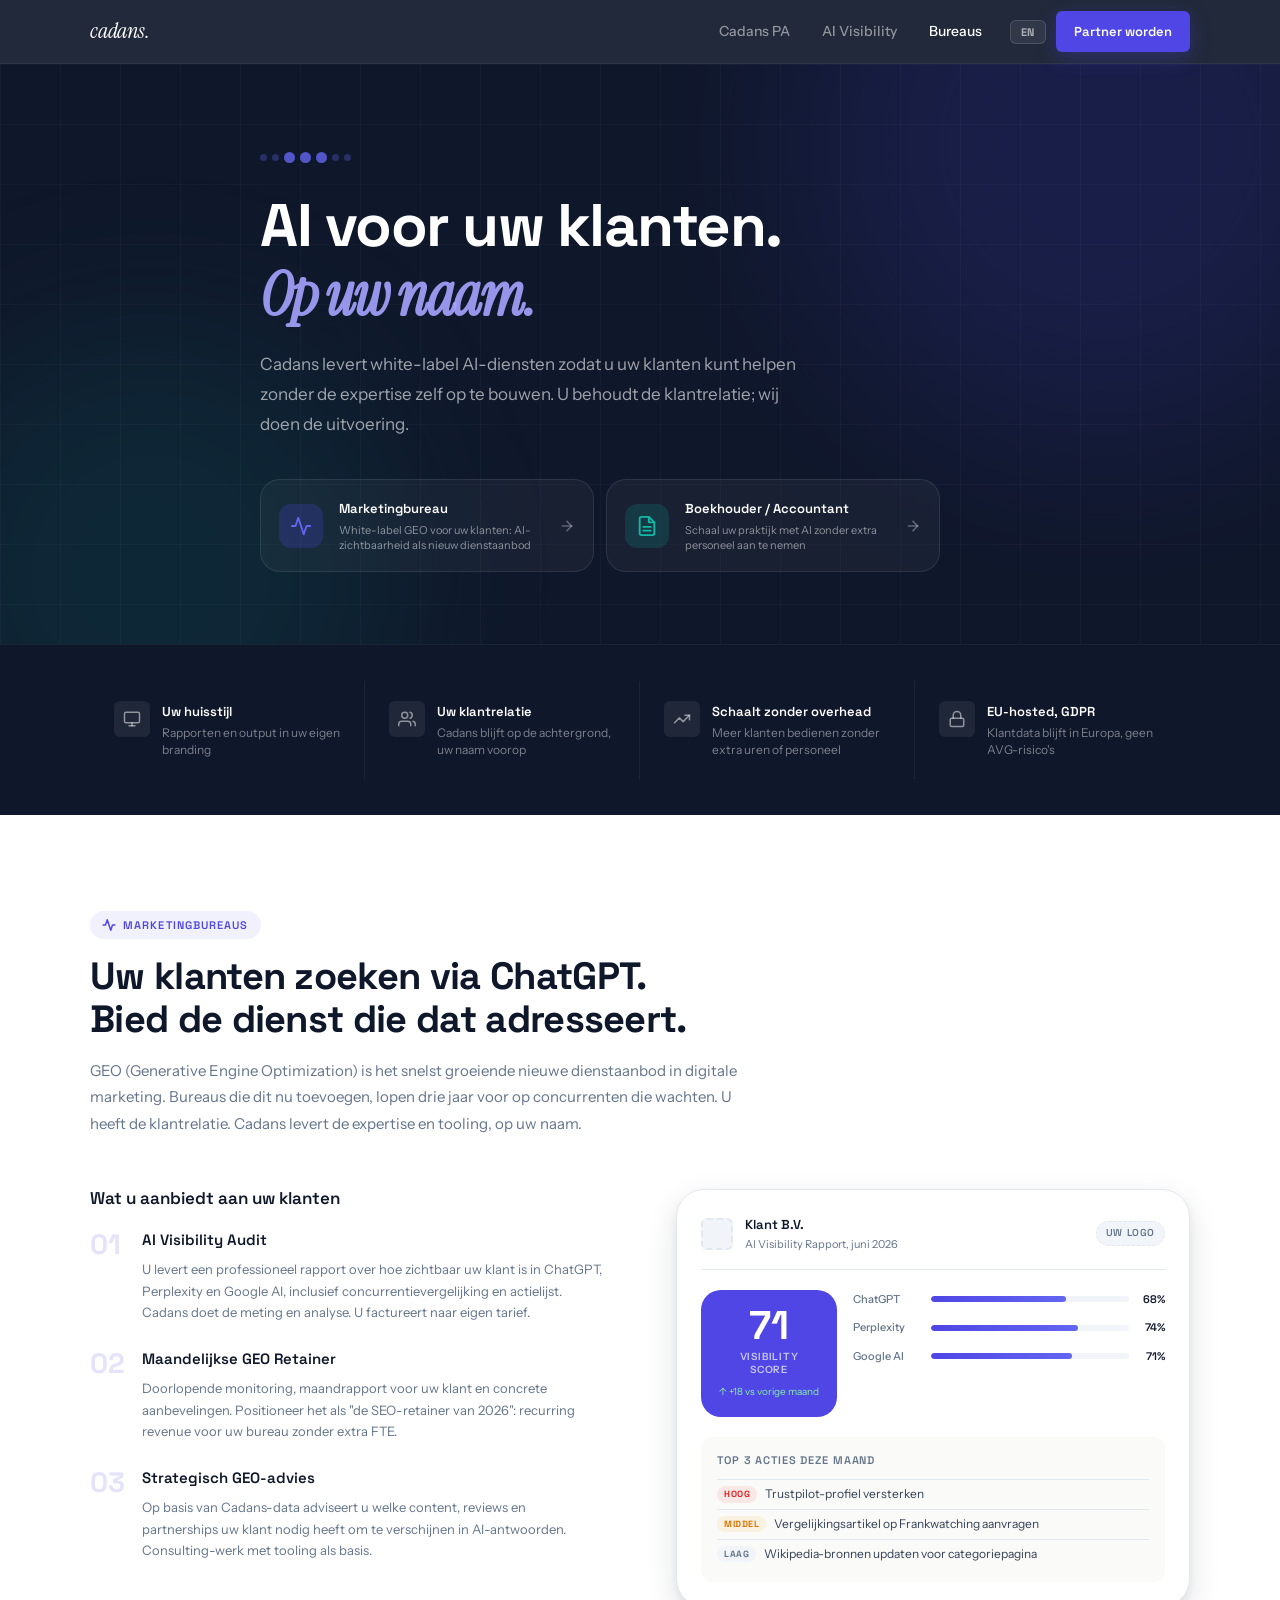
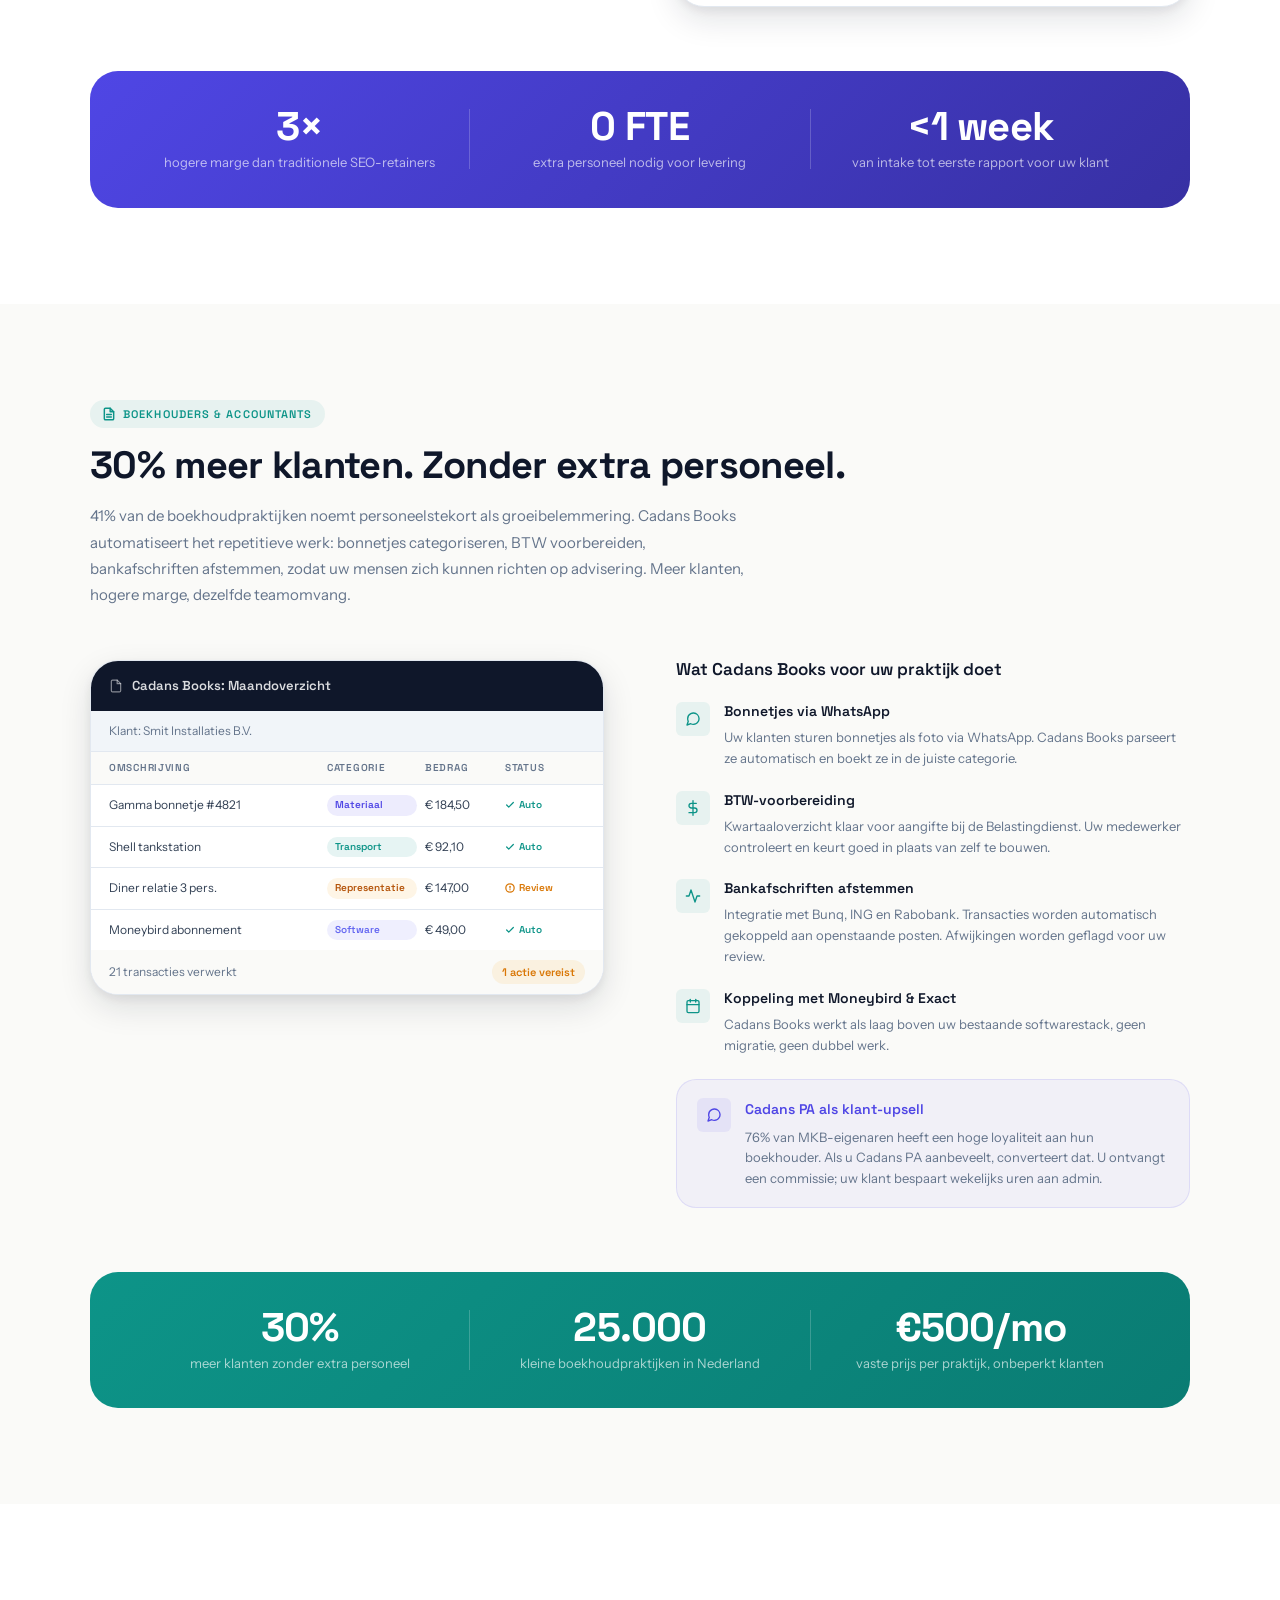
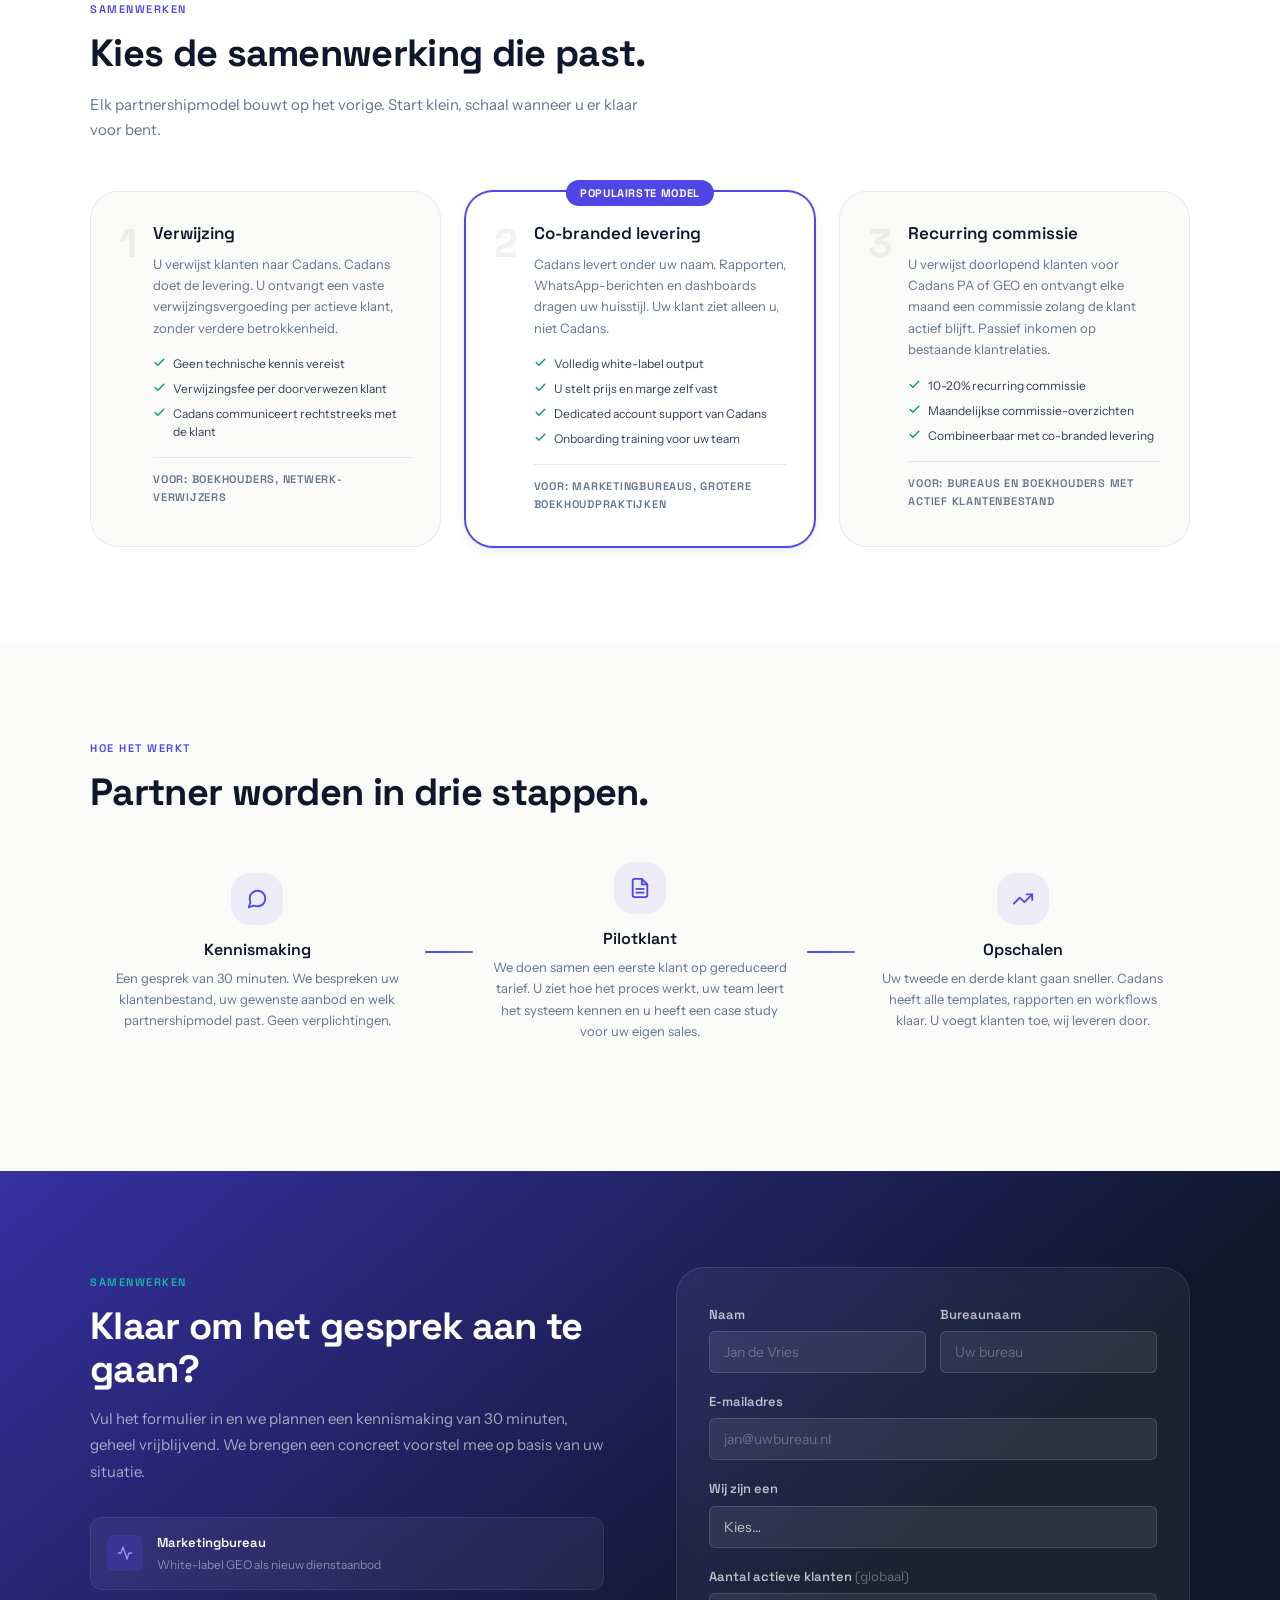
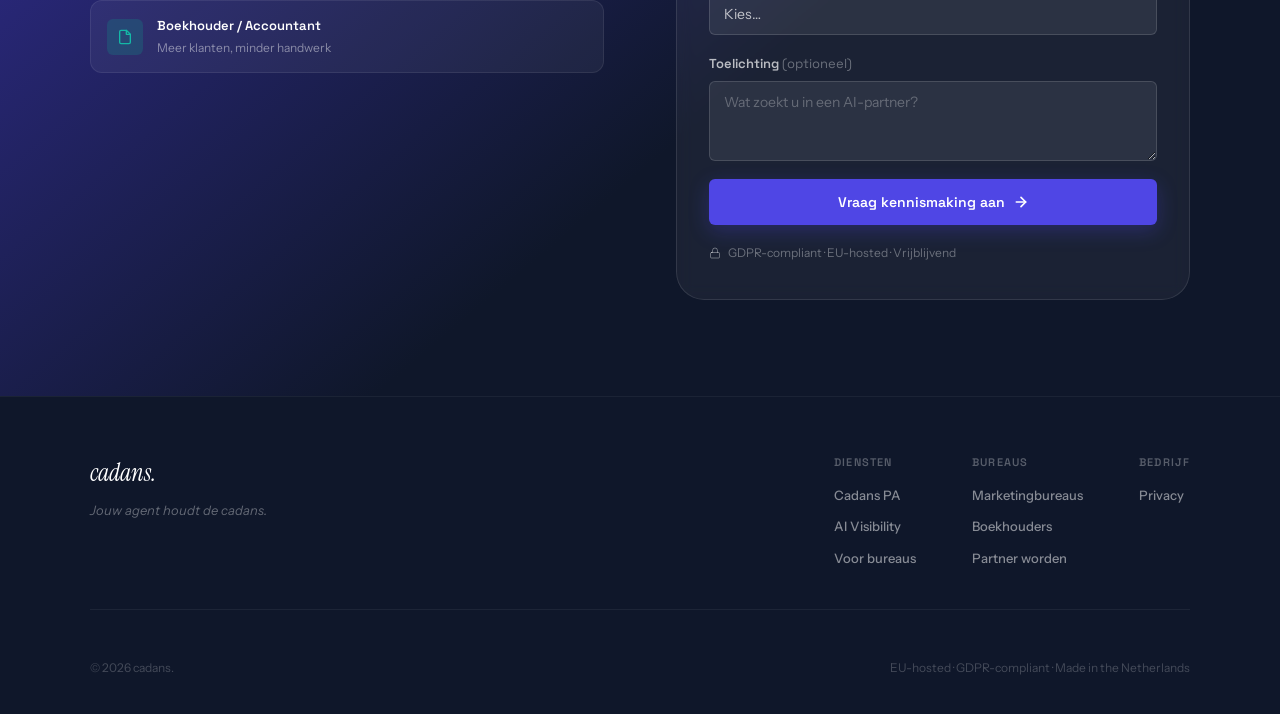
<file: landing-versions/v2-2026-08-11/bureaus/index.html>
<!DOCTYPE html>
<html lang="nl">
<head>
  <meta charset="UTF-8" />
  <meta name="viewport" content="width=device-width, initial-scale=1.0" />
  <title>Cadans voor bureaus &amp; boekhouders: White-label AI</title>
  <meta name="description" content="Lever AI-diensten aan uw klanten zonder de expertise zelf te bouwen. White-label GEO voor marketingbureaus, Cadans Books voor boekhouders. Uw branding, onze technologie." />
  <link rel="preconnect" href="https://fonts.googleapis.com" />
  <link rel="preconnect" href="https://fonts.gstatic.com" crossorigin />
  <link href="https://fonts.googleapis.com/css2?family=Space+Grotesk:wght@400;500;600;700&family=Instrument+Sans:wght@400;500;600&family=Instrument+Serif:ital@1&display=swap" rel="stylesheet" />
  <link rel="stylesheet" href="style.css" />
</head>
<body>

  <!-- NAV -->
  <header class="nav" role="banner">
    <a href="/" class="nav-logo" aria-label="cadans. home">cadans.</a>
    <nav class="nav-links" aria-label="Hoofdnavigatie">
      <a href="/assistent">Cadans PA</a>
      <a href="/geo">AI Visibility</a>
      <a href="/bureaus" class="nav-active">Bureaus</a>
    </nav>
    <button class="lang-btn" id="lang-btn" aria-label="Switch to English">EN</button>
    <a href="#contact" class="btn-primary btn-sm">
      <span class="nl-only">Partner worden</span><span class="en-only">Become a partner</span>
    </a>
    <button class="nav-toggle" aria-label="Menu openen" aria-expanded="false" aria-controls="mobile-menu">
      <svg width="20" height="20" viewBox="0 0 24 24" fill="none" stroke="currentColor" stroke-width="2.5" stroke-linecap="round" aria-hidden="true"><line x1="3" y1="6" x2="21" y2="6"/><line x1="3" y1="12" x2="21" y2="12"/><line x1="3" y1="18" x2="21" y2="18"/></svg>
    </button>
  </header>
  <div class="mobile-menu" id="mobile-menu" aria-hidden="true">
    <a href="/assistent">Cadans PA</a>
    <a href="/geo">AI Visibility</a>
    <a href="/bureaus">Bureaus</a>
    <a href="#contact" class="btn-primary">Partner worden</a>
  </div>

  <!-- HERO -->
  <section class="hero" aria-labelledby="hero-heading">
    <div class="hero-bg" aria-hidden="true">
      <div class="hero-glow-1"></div>
      <div class="hero-glow-2"></div>
      <div class="hero-grid"></div>
    </div>
    <div class="container hero-inner">
      <div class="pulse-motif" aria-hidden="true">
        <span class="dot dot-sm"></span><span class="dot dot-sm"></span>
        <span class="dot dot-lg"></span><span class="dot dot-lg"></span><span class="dot dot-lg"></span>
        <span class="dot dot-sm"></span><span class="dot dot-sm"></span>
      </div>
      <h1 id="hero-heading">AI voor uw klanten.<br /><em>Op uw naam.</em></h1>
      <p class="hero-sub">
        Cadans levert white-label AI-diensten zodat u uw klanten kunt helpen zonder de expertise
        zelf op te bouwen. U behoudt de klantrelatie; wij doen de uitvoering.
      </p>
      <div class="hero-lanes" aria-label="Kies uw type bureau">
        <a href="#marketingbureaus" class="lane-card">
          <div class="lane-icon lane-icon--indigo" aria-hidden="true">
            <svg width="22" height="22" viewBox="0 0 24 24" fill="none" stroke="currentColor" stroke-width="2" stroke-linecap="round" stroke-linejoin="round"><polyline points="22 12 18 12 15 21 9 3 6 12 2 12"/></svg>
          </div>
          <div class="lane-text">
            <div class="lane-label">Marketingbureau</div>
            <div class="lane-desc">White-label GEO voor uw klanten: AI-zichtbaarheid als nieuw dienstaanbod</div>
          </div>
          <svg class="lane-arrow" width="16" height="16" viewBox="0 0 24 24" fill="none" stroke="currentColor" stroke-width="2.5" stroke-linecap="round" stroke-linejoin="round" aria-hidden="true"><line x1="5" y1="12" x2="19" y2="12"/><polyline points="12 5 19 12 12 19"/></svg>
        </a>
        <a href="#boekhouders" class="lane-card">
          <div class="lane-icon lane-icon--teal" aria-hidden="true">
            <svg width="22" height="22" viewBox="0 0 24 24" fill="none" stroke="currentColor" stroke-width="2" stroke-linecap="round" stroke-linejoin="round"><path d="M14 2H6a2 2 0 0 0-2 2v16a2 2 0 0 0 2 2h12a2 2 0 0 0 2-2V8z"/><polyline points="14 2 14 8 20 8"/><line x1="16" y1="13" x2="8" y2="13"/><line x1="16" y1="17" x2="8" y2="17"/></svg>
          </div>
          <div class="lane-text">
            <div class="lane-label">Boekhouder / Accountant</div>
            <div class="lane-desc">Schaal uw praktijk met AI zonder extra personeel aan te nemen</div>
          </div>
          <svg class="lane-arrow" width="16" height="16" viewBox="0 0 24 24" fill="none" stroke="currentColor" stroke-width="2.5" stroke-linecap="round" stroke-linejoin="round" aria-hidden="true"><line x1="5" y1="12" x2="19" y2="12"/><polyline points="12 5 19 12 12 19"/></svg>
        </a>
      </div>
    </div>
  </section>

  <!-- SHARED VALUE PROPS -->
  <section class="shared-props" aria-label="Gedeelde voordelen">
    <div class="container shared-grid">
      <div class="shared-prop">
        <div class="sp-icon" aria-hidden="true">
          <svg width="18" height="18" viewBox="0 0 24 24" fill="none" stroke="currentColor" stroke-width="2" stroke-linecap="round" stroke-linejoin="round"><rect x="2" y="3" width="20" height="14" rx="2"/><path d="M8 21h8"/><path d="M12 17v4"/></svg>
        </div>
        <div class="sp-text">
          <div class="sp-label">Uw huisstijl</div>
          <div class="sp-desc">Rapporten en output in uw eigen branding</div>
        </div>
      </div>
      <div class="shared-prop">
        <div class="sp-icon" aria-hidden="true">
          <svg width="18" height="18" viewBox="0 0 24 24" fill="none" stroke="currentColor" stroke-width="2" stroke-linecap="round" stroke-linejoin="round"><path d="M17 21v-2a4 4 0 0 0-4-4H5a4 4 0 0 0-4 4v2"/><circle cx="9" cy="7" r="4"/><path d="M23 21v-2a4 4 0 0 0-3-3.87"/><path d="M16 3.13a4 4 0 0 1 0 7.75"/></svg>
        </div>
        <div class="sp-text">
          <div class="sp-label">Uw klantrelatie</div>
          <div class="sp-desc">Cadans blijft op de achtergrond, uw naam voorop</div>
        </div>
      </div>
      <div class="shared-prop">
        <div class="sp-icon" aria-hidden="true">
          <svg width="18" height="18" viewBox="0 0 24 24" fill="none" stroke="currentColor" stroke-width="2" stroke-linecap="round" stroke-linejoin="round"><polyline points="22 7 13.5 15.5 8.5 10.5 2 17"/><polyline points="16 7 22 7 22 13"/></svg>
        </div>
        <div class="sp-text">
          <div class="sp-label">Schaalt zonder overhead</div>
          <div class="sp-desc">Meer klanten bedienen zonder extra uren of personeel</div>
        </div>
      </div>
      <div class="shared-prop">
        <div class="sp-icon" aria-hidden="true">
          <svg width="18" height="18" viewBox="0 0 24 24" fill="none" stroke="currentColor" stroke-width="2" stroke-linecap="round" stroke-linejoin="round"><rect x="3" y="11" width="18" height="11" rx="2" ry="2"/><path d="M7 11V7a5 5 0 0 1 10 0v4"/></svg>
        </div>
        <div class="sp-text">
          <div class="sp-label">EU-hosted, GDPR</div>
          <div class="sp-desc">Klantdata blijft in Europa, geen AVG-risico's</div>
        </div>
      </div>
    </div>
  </section>

  <!-- MARKETING BUREAUS -->
  <section class="segment" id="marketingbureaus" aria-labelledby="mb-heading">
    <div class="container">
      <div class="segment-header">
        <div class="segment-kicker segment-kicker--indigo">
          <svg width="14" height="14" viewBox="0 0 24 24" fill="none" stroke="currentColor" stroke-width="2.5" stroke-linecap="round" stroke-linejoin="round" aria-hidden="true"><polyline points="22 12 18 12 15 21 9 3 6 12 2 12"/></svg>
          Marketingbureaus
        </div>
        <h2 id="mb-heading">Uw klanten zoeken via ChatGPT.<br />Bied de dienst die dat adresseert.</h2>
        <p class="segment-intro">
          GEO (Generative Engine Optimization) is het snelst groeiende nieuwe dienstaanbod in digitale marketing.
          Bureaus die dit nu toevoegen, lopen drie jaar voor op concurrenten die wachten.
          U heeft de klantrelatie. Cadans levert de expertise en tooling, op uw naam.
        </p>
      </div>

      <div class="split-layout">
        <div class="split-text">
          <h3>Wat u aanbiedt aan uw klanten</h3>
          <div class="offer-list">
            <div class="offer-item">
              <div class="offer-num">01</div>
              <div>
                <div class="offer-title">AI Visibility Audit</div>
                <p>U levert een professioneel rapport over hoe zichtbaar uw klant is in ChatGPT, Perplexity en Google AI, inclusief concurrentievergelijking en actielijst. Cadans doet de meting en analyse. U factureert naar eigen tarief.</p>
              </div>
            </div>
            <div class="offer-item">
              <div class="offer-num">02</div>
              <div>
                <div class="offer-title">Maandelijkse GEO Retainer</div>
                <p>Doorlopende monitoring, maandrapport voor uw klant en concrete aanbevelingen. Positioneer het als "de SEO-retainer van 2026": recurring revenue voor uw bureau zonder extra FTE.</p>
              </div>
            </div>
            <div class="offer-item">
              <div class="offer-num">03</div>
              <div>
                <div class="offer-title">Strategisch GEO-advies</div>
                <p>Op basis van Cadans-data adviseert u welke content, reviews en partnerships uw klant nodig heeft om te verschijnen in AI-antwoorden. Consulting-werk met tooling als basis.</p>
              </div>
            </div>
          </div>
        </div>
        <div class="split-visual" aria-hidden="true">
          <div class="report-mock">
            <div class="report-header">
              <div class="report-logo-placeholder"></div>
              <div class="report-meta">
                <div class="report-client">Klant B.V.</div>
                <div class="report-period">AI Visibility Rapport, juni 2026</div>
              </div>
              <div class="report-badge">Uw logo</div>
            </div>
            <div class="report-score-row">
              <div class="report-score-block report-score-block--main">
                <div class="rsb-number">71</div>
                <div class="rsb-label">Visibility<br />Score</div>
                <div class="rsb-delta rsb-delta--up">↑ +18 vs vorige maand</div>
              </div>
              <div class="report-score-grid">
                <div class="rsg-item">
                  <div class="rsg-val">ChatGPT</div>
                  <div class="rsg-bar"><div class="rsg-fill" style="--w:68%"></div></div>
                  <div class="rsg-pct">68%</div>
                </div>
                <div class="rsg-item">
                  <div class="rsg-val">Perplexity</div>
                  <div class="rsg-bar"><div class="rsg-fill" style="--w:74%"></div></div>
                  <div class="rsg-pct">74%</div>
                </div>
                <div class="rsg-item">
                  <div class="rsg-val">Google AI</div>
                  <div class="rsg-bar"><div class="rsg-fill" style="--w:71%"></div></div>
                  <div class="rsg-pct">71%</div>
                </div>
              </div>
            </div>
            <div class="report-actions">
              <div class="ra-heading">Top 3 acties deze maand</div>
              <div class="ra-item">
                <span class="ra-pill ra-pill--high">Hoog</span>
                Trustpilot-profiel versterken
              </div>
              <div class="ra-item">
                <span class="ra-pill ra-pill--med">Middel</span>
                Vergelijkingsartikel op Frankwatching aanvragen
              </div>
              <div class="ra-item">
                <span class="ra-pill ra-pill--low">Laag</span>
                Wikipedia-bronnen updaten voor categoriepagina
              </div>
            </div>
          </div>
        </div>
      </div>

      <div class="value-strip value-strip--indigo">
        <div class="vs-stat">
          <div class="vs-num">3×</div>
          <div class="vs-label">hogere marge dan traditionele SEO-retainers</div>
        </div>
        <div class="vs-divider" aria-hidden="true"></div>
        <div class="vs-stat">
          <div class="vs-num">0 FTE</div>
          <div class="vs-label">extra personeel nodig voor levering</div>
        </div>
        <div class="vs-divider" aria-hidden="true"></div>
        <div class="vs-stat">
          <div class="vs-num">&lt;1 week</div>
          <div class="vs-label">van intake tot eerste rapport voor uw klant</div>
        </div>
      </div>
    </div>
  </section>

  <!-- BOEKHOUDERS -->
  <section class="segment segment--alt" id="boekhouders" aria-labelledby="bk-heading">
    <div class="container">
      <div class="segment-header">
        <div class="segment-kicker segment-kicker--teal">
          <svg width="14" height="14" viewBox="0 0 24 24" fill="none" stroke="currentColor" stroke-width="2.5" stroke-linecap="round" stroke-linejoin="round" aria-hidden="true"><path d="M14 2H6a2 2 0 0 0-2 2v16a2 2 0 0 0 2 2h12a2 2 0 0 0 2-2V8z"/><polyline points="14 2 14 8 20 8"/><line x1="16" y1="13" x2="8" y2="13"/><line x1="16" y1="17" x2="8" y2="17"/></svg>
          Boekhouders &amp; accountants
        </div>
        <h2 id="bk-heading">30% meer klanten. Zonder extra personeel.</h2>
        <p class="segment-intro">
          41% van de boekhoudpraktijken noemt personeelstekort als groeibelemmering.
          Cadans Books automatiseert het repetitieve werk: bonnetjes categoriseren, BTW voorbereiden,
          bankafschriften afstemmen, zodat uw mensen zich kunnen richten op advisering.
          Meer klanten, hogere marge, dezelfde teamomvang.
        </p>
      </div>

      <div class="split-layout split-layout--flip">
        <div class="split-text">
          <h3>Wat Cadans Books voor uw praktijk doet</h3>
          <ul class="bk-features">
            <li>
              <div class="bkf-icon" aria-hidden="true">
                <svg width="16" height="16" viewBox="0 0 24 24" fill="none" stroke="currentColor" stroke-width="2" stroke-linecap="round" stroke-linejoin="round"><path d="M21 11.5a8.38 8.38 0 0 1-.9 3.8 8.5 8.5 0 0 1-7.6 4.7 8.38 8.38 0 0 1-3.8-.9L3 21l1.9-5.7a8.38 8.38 0 0 1-.9-3.8 8.5 8.5 0 0 1 4.7-7.6 8.38 8.38 0 0 1 3.8-.9h.5a8.48 8.48 0 0 1 8 8v.5z"/></svg>
              </div>
              <div>
                <div class="bkf-title">Bonnetjes via WhatsApp</div>
                <p>Uw klanten sturen bonnetjes als foto via WhatsApp. Cadans Books parseert ze automatisch en boekt ze in de juiste categorie.</p>
              </div>
            </li>
            <li>
              <div class="bkf-icon" aria-hidden="true">
                <svg width="16" height="16" viewBox="0 0 24 24" fill="none" stroke="currentColor" stroke-width="2" stroke-linecap="round" stroke-linejoin="round"><line x1="12" y1="1" x2="12" y2="23"/><path d="M17 5H9.5a3.5 3.5 0 0 0 0 7h5a3.5 3.5 0 0 1 0 7H6"/></svg>
              </div>
              <div>
                <div class="bkf-title">BTW-voorbereiding</div>
                <p>Kwartaaloverzicht klaar voor aangifte bij de Belastingdienst. Uw medewerker controleert en keurt goed in plaats van zelf te bouwen.</p>
              </div>
            </li>
            <li>
              <div class="bkf-icon" aria-hidden="true">
                <svg width="16" height="16" viewBox="0 0 24 24" fill="none" stroke="currentColor" stroke-width="2" stroke-linecap="round" stroke-linejoin="round"><polyline points="22 12 18 12 15 21 9 3 6 12 2 12"/></svg>
              </div>
              <div>
                <div class="bkf-title">Bankafschriften afstemmen</div>
                <p>Integratie met Bunq, ING en Rabobank. Transacties worden automatisch gekoppeld aan openstaande posten. Afwijkingen worden geflagd voor uw review.</p>
              </div>
            </li>
            <li>
              <div class="bkf-icon" aria-hidden="true">
                <svg width="16" height="16" viewBox="0 0 24 24" fill="none" stroke="currentColor" stroke-width="2" stroke-linecap="round" stroke-linejoin="round"><rect x="3" y="4" width="18" height="18" rx="2" ry="2"/><line x1="16" y1="2" x2="16" y2="6"/><line x1="8" y1="2" x2="8" y2="6"/><line x1="3" y1="10" x2="21" y2="10"/></svg>
              </div>
              <div>
                <div class="bkf-title">Koppeling met Moneybird &amp; Exact</div>
                <p>Cadans Books werkt als laag boven uw bestaande softwarestack, geen migratie, geen dubbel werk.</p>
              </div>
            </li>
          </ul>
          <div class="bk-upsell">
            <div class="bku-icon" aria-hidden="true">
              <svg width="16" height="16" viewBox="0 0 24 24" fill="none" stroke="currentColor" stroke-width="2" stroke-linecap="round" stroke-linejoin="round"><path d="M21 11.5a8.38 8.38 0 0 1-.9 3.8 8.5 8.5 0 0 1-7.6 4.7 8.38 8.38 0 0 1-3.8-.9L3 21l1.9-5.7a8.38 8.38 0 0 1-.9-3.8 8.5 8.5 0 0 1 4.7-7.6 8.38 8.38 0 0 1 3.8-.9h.5a8.48 8.48 0 0 1 8 8v.5z"/></svg>
            </div>
            <div>
              <div class="bku-title">Cadans PA als klant-upsell</div>
              <p>76% van MKB-eigenaren heeft een hoge loyaliteit aan hun boekhouder. Als u Cadans PA aanbeveelt, converteert dat. U ontvangt een commissie; uw klant bespaart wekelijks uren aan admin.</p>
            </div>
          </div>
        </div>

        <div class="split-visual" aria-hidden="true">
          <div class="bk-mock">
            <div class="bkm-header">
              <svg width="14" height="14" viewBox="0 0 24 24" fill="none" stroke="currentColor" stroke-width="2" stroke-linecap="round" stroke-linejoin="round"><path d="M14 2H6a2 2 0 0 0-2 2v16a2 2 0 0 0 2 2h12a2 2 0 0 0 2-2V8z"/><polyline points="14 2 14 8 20 8"/></svg>
              Cadans Books: Maandoverzicht
            </div>
            <div class="bkm-client">Klant: Smit Installaties B.V.</div>
            <div class="bkm-rows">
              <div class="bkm-row bkm-row--head">
                <span>Omschrijving</span><span>Categorie</span><span>Bedrag</span><span>Status</span>
              </div>
              <div class="bkm-row">
                <span>Gamma bonnetje #4821</span><span class="cat cat--mat">Materiaal</span><span>€ 184,50</span>
                <span class="status status--ok">
                  <svg width="10" height="10" viewBox="0 0 24 24" fill="none" stroke="currentColor" stroke-width="3" stroke-linecap="round" stroke-linejoin="round"><polyline points="20 6 9 17 4 12"/></svg>
                  Auto
                </span>
              </div>
              <div class="bkm-row">
                <span>Shell tankstation</span><span class="cat cat--trans">Transport</span><span>€ 92,10</span>
                <span class="status status--ok">
                  <svg width="10" height="10" viewBox="0 0 24 24" fill="none" stroke="currentColor" stroke-width="3" stroke-linecap="round" stroke-linejoin="round"><polyline points="20 6 9 17 4 12"/></svg>
                  Auto
                </span>
              </div>
              <div class="bkm-row">
                <span>Diner relatie 3 pers.</span><span class="cat cat--rep">Representatie</span><span>€ 147,00</span>
                <span class="status status--review">
                  <svg width="10" height="10" viewBox="0 0 24 24" fill="none" stroke="currentColor" stroke-width="3" stroke-linecap="round" stroke-linejoin="round"><circle cx="12" cy="12" r="10"/><line x1="12" y1="8" x2="12" y2="12"/><line x1="12" y1="16" x2="12.01" y2="16"/></svg>
                  Review
                </span>
              </div>
              <div class="bkm-row">
                <span>Moneybird abonnement</span><span class="cat cat--soft">Software</span><span>€ 49,00</span>
                <span class="status status--ok">
                  <svg width="10" height="10" viewBox="0 0 24 24" fill="none" stroke="currentColor" stroke-width="3" stroke-linecap="round" stroke-linejoin="round"><polyline points="20 6 9 17 4 12"/></svg>
                  Auto
                </span>
              </div>
            </div>
            <div class="bkm-footer">
              <span>21 transacties verwerkt</span>
              <span class="bkm-highlight">1 actie vereist</span>
            </div>
          </div>
        </div>
      </div>

      <div class="value-strip value-strip--teal">
        <div class="vs-stat">
          <div class="vs-num">30%</div>
          <div class="vs-label">meer klanten zonder extra personeel</div>
        </div>
        <div class="vs-divider" aria-hidden="true"></div>
        <div class="vs-stat">
          <div class="vs-num">25.000</div>
          <div class="vs-label">kleine boekhoudpraktijken in Nederland</div>
        </div>
        <div class="vs-divider" aria-hidden="true"></div>
        <div class="vs-stat">
          <div class="vs-num">€500/mo</div>
          <div class="vs-label">vaste prijs per praktijk, onbeperkt klanten</div>
        </div>
      </div>
    </div>
  </section>

  <!-- PARTNERSHIP MODELS -->
  <section class="partnership" aria-labelledby="partnership-heading">
    <div class="container">
      <span class="eyebrow">Samenwerken</span>
      <h2 id="partnership-heading">Kies de samenwerking die past.</h2>
      <p class="section-sub">Elk partnershipmodel bouwt op het vorige. Start klein, schaal wanneer u er klaar voor bent.</p>
      <div class="partner-tiers">

        <div class="partner-tier">
          <div class="tier-num" aria-hidden="true">1</div>
          <div class="tier-body">
            <h3>Verwijzing</h3>
            <p>U verwijst klanten naar Cadans. Cadans doet de levering. U ontvangt een vaste verwijzingsvergoeding per actieve klant, zonder verdere betrokkenheid.</p>
            <div class="tier-detail">
              <div class="tier-detail-item">
                <svg width="13" height="13" viewBox="0 0 24 24" fill="none" stroke="currentColor" stroke-width="2.5" stroke-linecap="round" stroke-linejoin="round" aria-hidden="true"><polyline points="20 6 9 17 4 12"/></svg>
                Geen technische kennis vereist
              </div>
              <div class="tier-detail-item">
                <svg width="13" height="13" viewBox="0 0 24 24" fill="none" stroke="currentColor" stroke-width="2.5" stroke-linecap="round" stroke-linejoin="round" aria-hidden="true"><polyline points="20 6 9 17 4 12"/></svg>
                Verwijzingsfee per doorverwezen klant
              </div>
              <div class="tier-detail-item">
                <svg width="13" height="13" viewBox="0 0 24 24" fill="none" stroke="currentColor" stroke-width="2.5" stroke-linecap="round" stroke-linejoin="round" aria-hidden="true"><polyline points="20 6 9 17 4 12"/></svg>
                Cadans communiceert rechtstreeks met de klant
              </div>
            </div>
            <div class="tier-for">Voor: boekhouders, netwerk-verwijzers</div>
          </div>
        </div>

        <div class="partner-tier partner-tier--featured">
          <div class="tier-badge">Populairste model</div>
          <div class="tier-num" aria-hidden="true">2</div>
          <div class="tier-body">
            <h3>Co-branded levering</h3>
            <p>Cadans levert onder uw naam. Rapporten, WhatsApp-berichten en dashboards dragen uw huisstijl. Uw klant ziet alleen u, niet Cadans.</p>
            <div class="tier-detail">
              <div class="tier-detail-item">
                <svg width="13" height="13" viewBox="0 0 24 24" fill="none" stroke="currentColor" stroke-width="2.5" stroke-linecap="round" stroke-linejoin="round" aria-hidden="true"><polyline points="20 6 9 17 4 12"/></svg>
                Volledig white-label output
              </div>
              <div class="tier-detail-item">
                <svg width="13" height="13" viewBox="0 0 24 24" fill="none" stroke="currentColor" stroke-width="2.5" stroke-linecap="round" stroke-linejoin="round" aria-hidden="true"><polyline points="20 6 9 17 4 12"/></svg>
                U stelt prijs en marge zelf vast
              </div>
              <div class="tier-detail-item">
                <svg width="13" height="13" viewBox="0 0 24 24" fill="none" stroke="currentColor" stroke-width="2.5" stroke-linecap="round" stroke-linejoin="round" aria-hidden="true"><polyline points="20 6 9 17 4 12"/></svg>
                Dedicated account support van Cadans
              </div>
              <div class="tier-detail-item">
                <svg width="13" height="13" viewBox="0 0 24 24" fill="none" stroke="currentColor" stroke-width="2.5" stroke-linecap="round" stroke-linejoin="round" aria-hidden="true"><polyline points="20 6 9 17 4 12"/></svg>
                Onboarding training voor uw team
              </div>
            </div>
            <div class="tier-for">Voor: marketingbureaus, grotere boekhoudpraktijken</div>
          </div>
        </div>

        <div class="partner-tier">
          <div class="tier-num" aria-hidden="true">3</div>
          <div class="tier-body">
            <h3>Recurring commissie</h3>
            <p>U verwijst doorlopend klanten voor Cadans PA of GEO en ontvangt elke maand een commissie zolang de klant actief blijft. Passief inkomen op bestaande klantrelaties.</p>
            <div class="tier-detail">
              <div class="tier-detail-item">
                <svg width="13" height="13" viewBox="0 0 24 24" fill="none" stroke="currentColor" stroke-width="2.5" stroke-linecap="round" stroke-linejoin="round" aria-hidden="true"><polyline points="20 6 9 17 4 12"/></svg>
                10-20% recurring commissie
              </div>
              <div class="tier-detail-item">
                <svg width="13" height="13" viewBox="0 0 24 24" fill="none" stroke="currentColor" stroke-width="2.5" stroke-linecap="round" stroke-linejoin="round" aria-hidden="true"><polyline points="20 6 9 17 4 12"/></svg>
                Maandelijkse commissie-overzichten
              </div>
              <div class="tier-detail-item">
                <svg width="13" height="13" viewBox="0 0 24 24" fill="none" stroke="currentColor" stroke-width="2.5" stroke-linecap="round" stroke-linejoin="round" aria-hidden="true"><polyline points="20 6 9 17 4 12"/></svg>
                Combineerbaar met co-branded levering
              </div>
            </div>
            <div class="tier-for">Voor: bureaus en boekhouders met actief klantenbestand</div>
          </div>
        </div>

      </div>
    </div>
  </section>

  <!-- HOW ONBOARDING WORKS -->
  <section class="onboarding" aria-labelledby="onboarding-heading">
    <div class="container">
      <span class="eyebrow">Hoe het werkt</span>
      <h2 id="onboarding-heading">Partner worden in drie stappen.</h2>
      <div class="onboarding-steps">
        <div class="ob-step">
          <div class="ob-icon" aria-hidden="true">
            <svg width="22" height="22" viewBox="0 0 24 24" fill="none" stroke="currentColor" stroke-width="2" stroke-linecap="round" stroke-linejoin="round"><path d="M21 11.5a8.38 8.38 0 0 1-.9 3.8 8.5 8.5 0 0 1-7.6 4.7 8.38 8.38 0 0 1-3.8-.9L3 21l1.9-5.7a8.38 8.38 0 0 1-.9-3.8 8.5 8.5 0 0 1 4.7-7.6 8.38 8.38 0 0 1 3.8-.9h.5a8.48 8.48 0 0 1 8 8v.5z"/></svg>
          </div>
          <h3>Kennismaking</h3>
          <p>Een gesprek van 30 minuten. We bespreken uw klantenbestand, uw gewenste aanbod en welk partnershipmodel past. Geen verplichtingen.</p>
        </div>
        <div class="ob-connector" aria-hidden="true"></div>
        <div class="ob-step">
          <div class="ob-icon" aria-hidden="true">
            <svg width="22" height="22" viewBox="0 0 24 24" fill="none" stroke="currentColor" stroke-width="2" stroke-linecap="round" stroke-linejoin="round"><path d="M14 2H6a2 2 0 0 0-2 2v16a2 2 0 0 0 2 2h12a2 2 0 0 0 2-2V8z"/><polyline points="14 2 14 8 20 8"/><line x1="16" y1="13" x2="8" y2="13"/><line x1="16" y1="17" x2="8" y2="17"/></svg>
          </div>
          <h3>Pilotklant</h3>
          <p>We doen samen een eerste klant op gereduceerd tarief. U ziet hoe het proces werkt, uw team leert het systeem kennen en u heeft een case study voor uw eigen sales.</p>
        </div>
        <div class="ob-connector" aria-hidden="true"></div>
        <div class="ob-step">
          <div class="ob-icon" aria-hidden="true">
            <svg width="22" height="22" viewBox="0 0 24 24" fill="none" stroke="currentColor" stroke-width="2" stroke-linecap="round" stroke-linejoin="round"><polyline points="22 7 13.5 15.5 8.5 10.5 2 17"/><polyline points="16 7 22 7 22 13"/></svg>
          </div>
          <h3>Opschalen</h3>
          <p>Uw tweede en derde klant gaan sneller. Cadans heeft alle templates, rapporten en workflows klaar. U voegt klanten toe, wij leveren door.</p>
        </div>
      </div>
    </div>
  </section>

  <!-- CONTACT -->
  <section class="contact" id="contact" aria-labelledby="contact-heading">
    <div class="container contact-inner">
      <div class="contact-text">
        <span class="eyebrow eyebrow--light">Samenwerken</span>
        <h2 id="contact-heading">Klaar om het gesprek aan te gaan?</h2>
        <p>Vul het formulier in en we plannen een kennismaking van 30 minuten, geheel vrijblijvend. We brengen een concreet voorstel mee op basis van uw situatie.</p>
        <div class="contact-callouts">
          <div class="contact-callout">
            <div class="cc-icon cc-icon--indigo" aria-hidden="true">
              <svg width="16" height="16" viewBox="0 0 24 24" fill="none" stroke="currentColor" stroke-width="2" stroke-linecap="round" stroke-linejoin="round"><polyline points="22 12 18 12 15 21 9 3 6 12 2 12"/></svg>
            </div>
            <div>
              <div class="cc-title">Marketingbureau</div>
              <div class="cc-desc">White-label GEO als nieuw dienstaanbod</div>
            </div>
          </div>
          <div class="contact-callout">
            <div class="cc-icon cc-icon--teal" aria-hidden="true">
              <svg width="16" height="16" viewBox="0 0 24 24" fill="none" stroke="currentColor" stroke-width="2" stroke-linecap="round" stroke-linejoin="round"><path d="M14 2H6a2 2 0 0 0-2 2v16a2 2 0 0 0 2 2h12a2 2 0 0 0 2-2V8z"/><polyline points="14 2 14 8 20 8"/></svg>
            </div>
            <div>
              <div class="cc-title">Boekhouder / Accountant</div>
              <div class="cc-desc">Meer klanten, minder handwerk</div>
            </div>
          </div>
        </div>
      </div>
      <form class="contact-form" action="#" method="post" novalidate aria-label="Partnerformulier">
        <div class="form-row">
          <div class="form-group">
            <label for="name">Naam</label>
            <input type="text" id="name" name="name" placeholder="Jan de Vries" autocomplete="name" required />
          </div>
          <div class="form-group">
            <label for="company">Bureaunaam</label>
            <input type="text" id="company" name="company" placeholder="Uw bureau" autocomplete="organization" required />
          </div>
        </div>
        <div class="form-group">
          <label for="email">E-mailadres</label>
          <input type="email" id="email" name="email" placeholder="jan@uwbureau.nl" autocomplete="email" required />
        </div>
        <div class="form-group">
          <label for="type">Wij zijn een</label>
          <select id="type" name="type" required>
            <option value="" disabled selected>Kies…</option>
            <option value="marketing">Marketingbureau</option>
            <option value="boekhouder">Boekhoudkantoor</option>
            <option value="accountant">Accountantskantoor</option>
            <option value="other">Anders</option>
          </select>
        </div>
        <div class="form-group">
          <label for="clients">Aantal actieve klanten <span class="label-optional">(globaal)</span></label>
          <select id="clients" name="clients">
            <option value="" disabled selected>Kies…</option>
            <option value="1-10">1-10</option>
            <option value="11-25">11-25</option>
            <option value="26-50">26-50</option>
            <option value="50+">50+</option>
          </select>
        </div>
        <div class="form-group">
          <label for="message">Toelichting <span class="label-optional">(optioneel)</span></label>
          <textarea id="message" name="message" rows="3" placeholder="Wat zoekt u in een AI-partner?"></textarea>
        </div>
        <button type="submit" class="btn-primary btn-full">
          Vraag kennismaking aan
          <svg width="16" height="16" viewBox="0 0 24 24" fill="none" stroke="currentColor" stroke-width="2.5" stroke-linecap="round" stroke-linejoin="round" aria-hidden="true"><line x1="5" y1="12" x2="19" y2="12"/><polyline points="12 5 19 12 12 19"/></svg>
        </button>
        <p class="form-gdpr">
          <svg width="12" height="12" viewBox="0 0 24 24" fill="none" stroke="currentColor" stroke-width="2" stroke-linecap="round" stroke-linejoin="round" aria-hidden="true"><rect x="3" y="11" width="18" height="11" rx="2" ry="2"/><path d="M7 11V7a5 5 0 0 1 10 0v4"/></svg>
          GDPR-compliant · EU-hosted · Vrijblijvend
        </p>
      </form>
    </div>
  </section>

  <!-- FOOTER -->
  <footer class="footer" role="contentinfo">
    <div class="container footer-inner">
      <div class="footer-top">
        <div class="footer-brand">
          <a href="/" class="footer-logo" aria-label="cadans. home">cadans.</a>
          <p class="footer-tagline">Jouw agent houdt de cadans.</p>
        </div>
        <nav class="footer-cols" aria-label="Footer navigatie">
          <div class="footer-col">
            <div class="footer-col-heading">Diensten</div>
            <a href="/assistent">Cadans PA</a>
            <a href="/geo">AI Visibility</a>
            <a href="/bureaus">Voor bureaus</a>
          </div>
          <div class="footer-col">
            <div class="footer-col-heading">Bureaus</div>
            <a href="#marketingbureaus">Marketingbureaus</a>
            <a href="#boekhouders">Boekhouders</a>
            <a href="#contact">Partner worden</a>
          </div>
          <div class="footer-col">
            <div class="footer-col-heading">Bedrijf</div>
            <a href="/privacy">Privacy</a>
          </div>
        </nav>
      </div>
      <div class="footer-bottom">
        <p class="footer-copy">© 2026 cadans.</p>
        <p class="footer-legal">EU-hosted · GDPR-compliant · Made in the Netherlands</p>
      </div>
    </div>
  </footer>

  <script src="main.js"></script>
  <script src="../lang.js"></script>
</body>
</html>
</file>
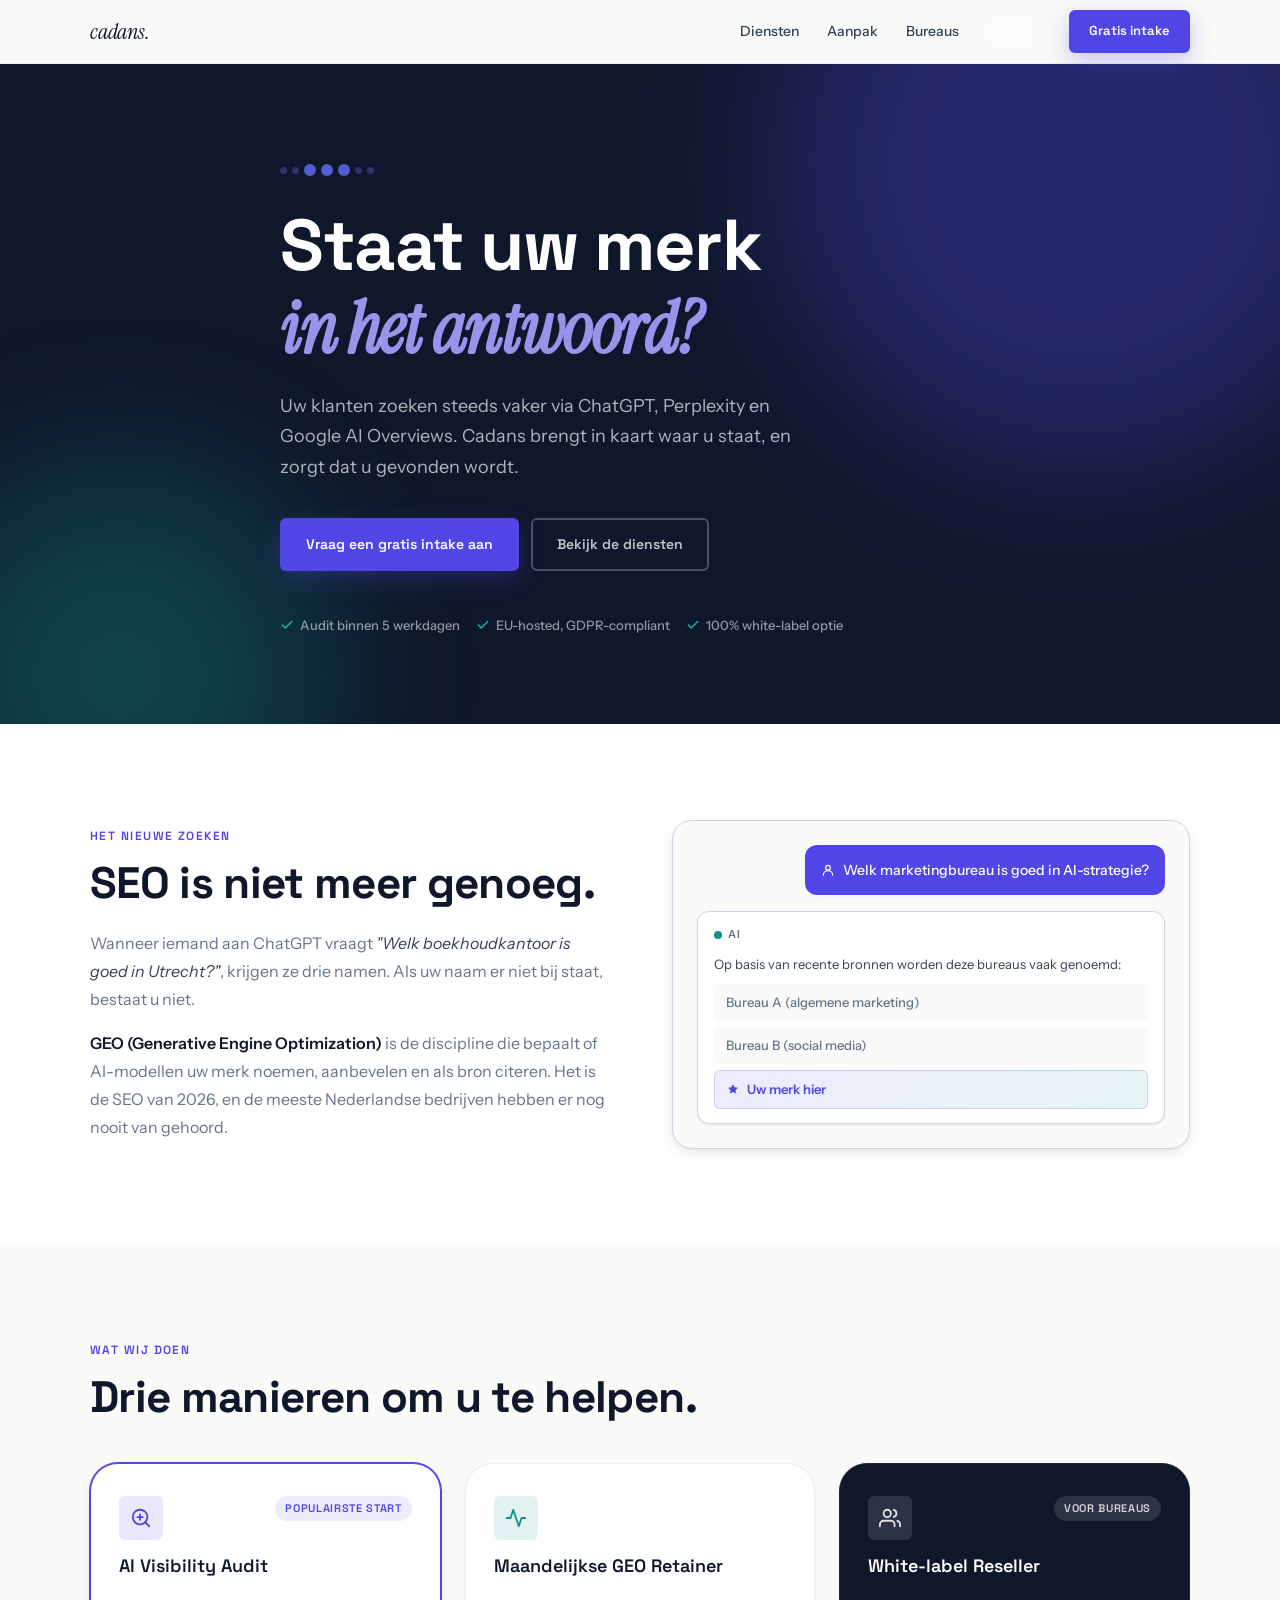
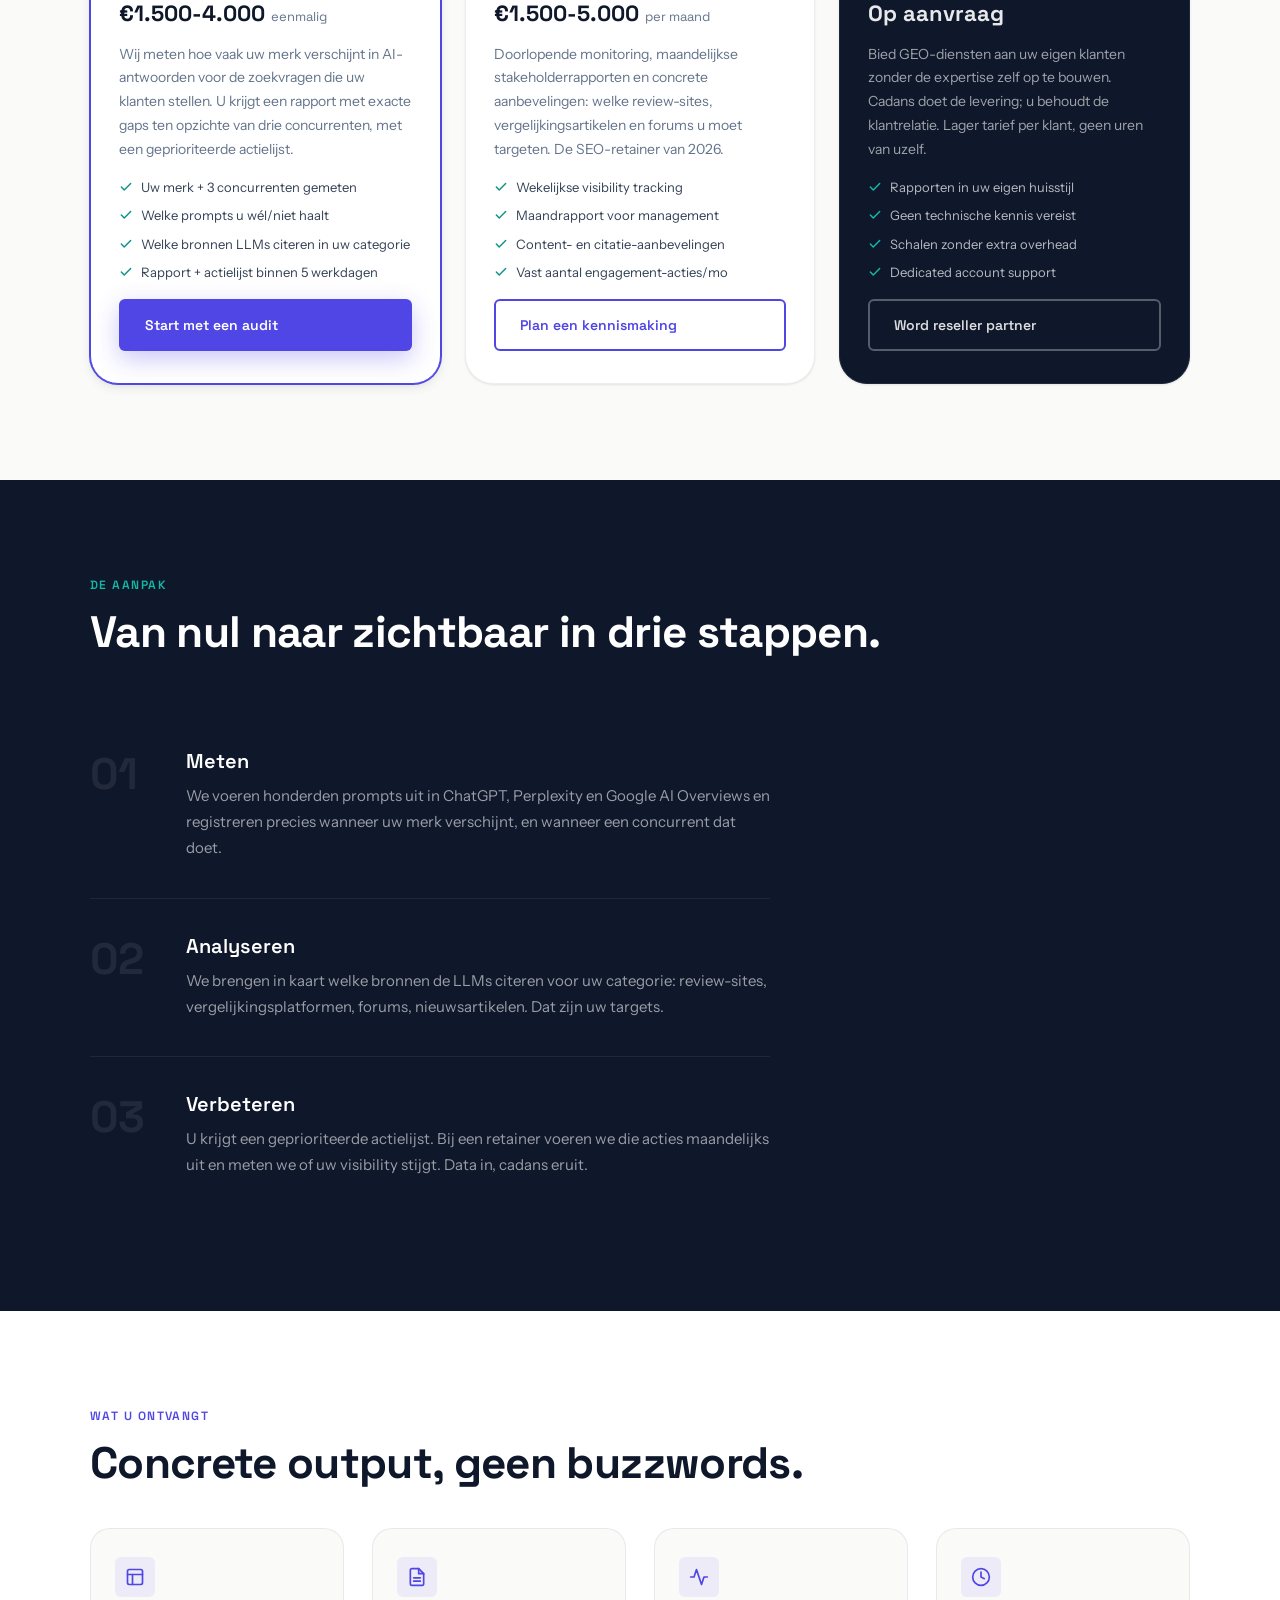
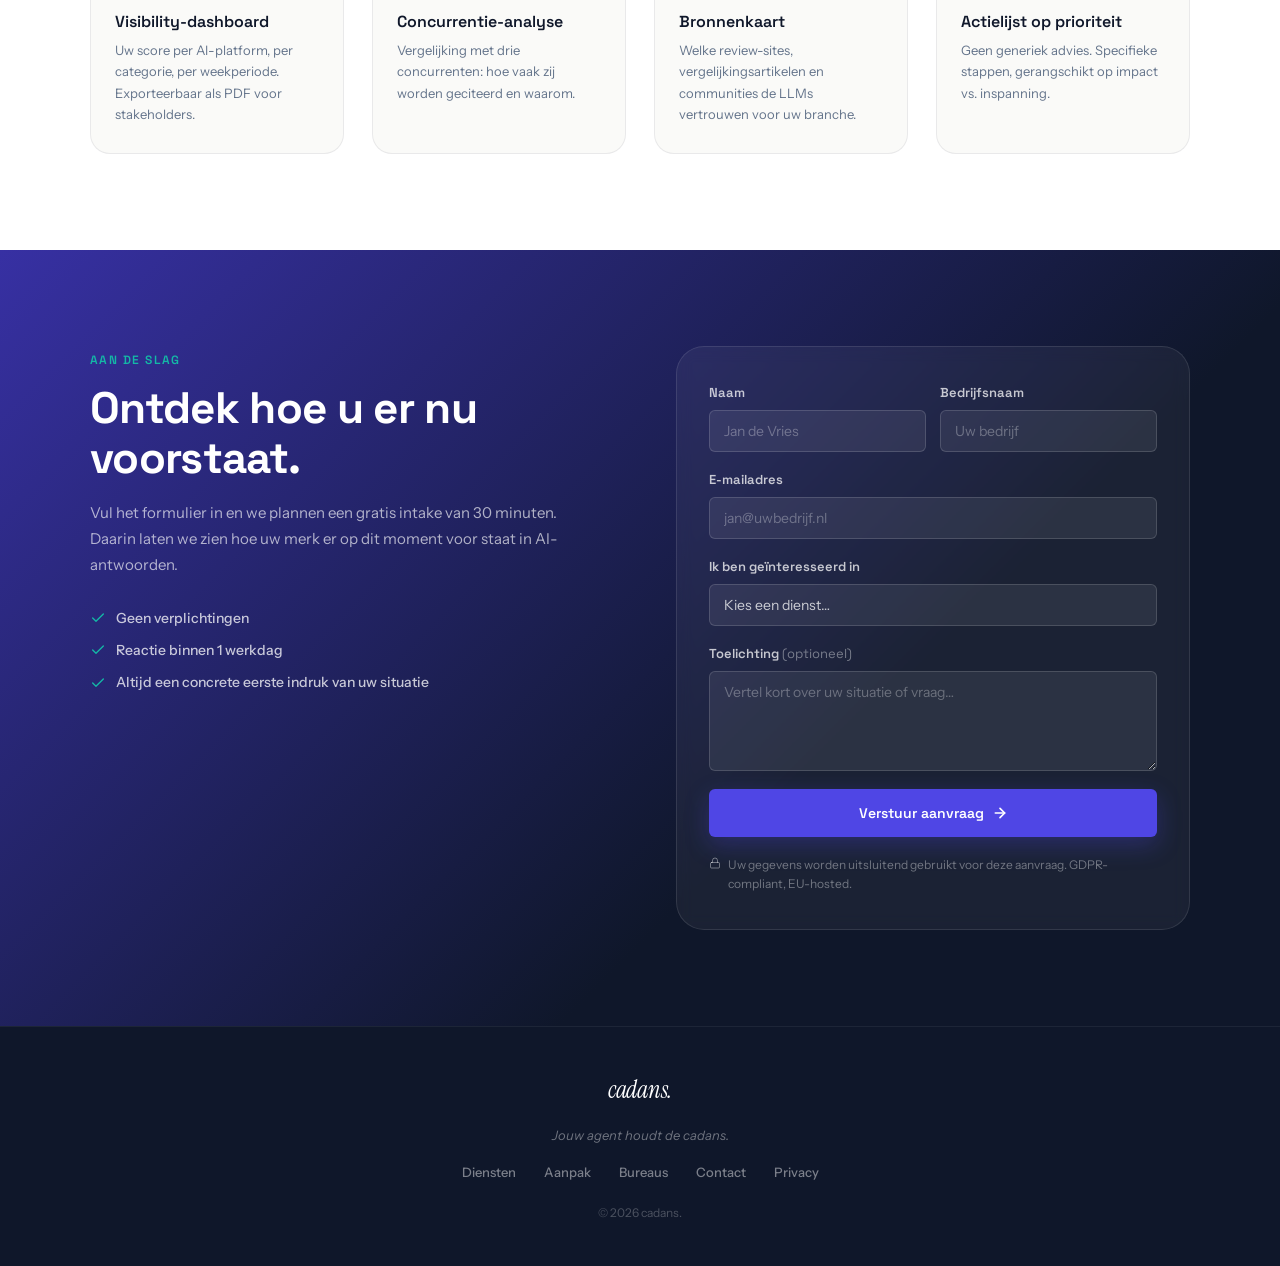
<file: landing-versions/v2-2026-08-11/geo/index.html>
<!DOCTYPE html>
<html lang="nl">
<head>
  <meta charset="UTF-8" />
  <meta name="viewport" content="width=device-width, initial-scale=1.0" />
  <title>cadans. AI-zichtbaarheid die werkt</title>
  <meta name="description" content="Weet u wat ChatGPT over uw merk zegt? Cadans audit en verbetert uw zichtbaarheid in AI-zoekmachines. GEO voor Nederlandse bedrijven en bureaus." />
  <link rel="preconnect" href="https://fonts.googleapis.com" />
  <link rel="preconnect" href="https://fonts.gstatic.com" crossorigin />
  <link href="https://fonts.googleapis.com/css2?family=Space+Grotesk:wght@400;500;600;700&family=Instrument+Sans:wght@400;500;600&family=Instrument+Serif:ital@1&display=swap" rel="stylesheet" />
  <link rel="stylesheet" href="style.css" />
</head>
<body>

  <!-- NAV -->
  <header class="nav" role="banner">
    <a href="/" class="nav-logo" aria-label="cadans. home">cadans.</a>
    <nav class="nav-links" aria-label="Hoofdnavigatie">
      <a href="#diensten">Diensten</a>
      <a href="#aanpak">Aanpak</a>
      <a href="#bureaus">Bureaus</a>
    </nav>
    <button class="lang-btn" id="lang-btn" aria-label="Switch to English">EN</button>
    <a href="#contact" class="btn-primary btn-sm">
      <span class="nl-only">Gratis intake</span><span class="en-only">Free consultation</span>
    </a>
  </header>

  <!-- HERO -->
  <section class="hero" aria-labelledby="hero-heading">
    <div class="hero-bg" aria-hidden="true">
      <div class="hero-glow hero-glow-1"></div>
      <div class="hero-glow hero-glow-2"></div>
    </div>
    <div class="container hero-inner">
      <div class="pulse-motif" aria-hidden="true">
        <span class="dot dot-sm"></span>
        <span class="dot dot-sm"></span>
        <span class="dot dot-lg"></span>
        <span class="dot dot-lg"></span>
        <span class="dot dot-lg"></span>
        <span class="dot dot-sm"></span>
        <span class="dot dot-sm"></span>
      </div>
      <h1 id="hero-heading">
        Staat uw merk<br />
        <em>in het antwoord?</em>
      </h1>
      <p class="hero-sub">
        Uw klanten zoeken steeds vaker via ChatGPT, Perplexity en Google AI Overviews.
        Cadans brengt in kaart waar u staat, en zorgt dat u gevonden wordt.
      </p>
      <div class="hero-actions">
        <a href="#contact" class="btn-primary">Vraag een gratis intake aan</a>
        <a href="#diensten" class="btn-ghost">Bekijk de diensten</a>
      </div>
      <div class="hero-proof" aria-label="Klantbewijs">
        <span class="proof-tag">
          <svg width="14" height="14" viewBox="0 0 24 24" fill="none" stroke="currentColor" stroke-width="2.5" stroke-linecap="round" stroke-linejoin="round" aria-hidden="true"><polyline points="20 6 9 17 4 12"/></svg>
          Audit binnen 5 werkdagen
        </span>
        <span class="proof-tag">
          <svg width="14" height="14" viewBox="0 0 24 24" fill="none" stroke="currentColor" stroke-width="2.5" stroke-linecap="round" stroke-linejoin="round" aria-hidden="true"><polyline points="20 6 9 17 4 12"/></svg>
          EU-hosted, GDPR-compliant
        </span>
        <span class="proof-tag">
          <svg width="14" height="14" viewBox="0 0 24 24" fill="none" stroke="currentColor" stroke-width="2.5" stroke-linecap="round" stroke-linejoin="round" aria-hidden="true"><polyline points="20 6 9 17 4 12"/></svg>
          100% white-label optie
        </span>
      </div>
    </div>
  </section>

  <!-- PROBLEM -->
  <section class="problem" aria-labelledby="problem-heading">
    <div class="container problem-inner">
      <div class="problem-text">
        <span class="eyebrow">Het nieuwe zoeken</span>
        <h2 id="problem-heading">SEO is niet meer genoeg.</h2>
        <p>
          Wanneer iemand aan ChatGPT vraagt <em>"Welk boekhoudkantoor is goed in Utrecht?"</em>,
          krijgen ze drie namen. Als uw naam er niet bij staat, bestaat u niet.
        </p>
        <p>
          <strong>GEO (Generative Engine Optimization)</strong> is de discipline die bepaalt
          of AI-modellen uw merk noemen, aanbevelen en als bron citeren.
          Het is de SEO van 2026, en de meeste Nederlandse bedrijven hebben er nog nooit van gehoord.
        </p>
      </div>
      <div class="problem-visual" aria-hidden="true">
        <div class="chat-mock">
          <div class="chat-bubble chat-user">
            <svg width="14" height="14" viewBox="0 0 24 24" fill="none" stroke="currentColor" stroke-width="2" stroke-linecap="round" stroke-linejoin="round"><circle cx="12" cy="8" r="4"/><path d="M20 21a8 8 0 1 0-16 0"/></svg>
            Welk marketingbureau is goed in AI-strategie?
          </div>
          <div class="chat-bubble chat-ai">
            <div class="chat-ai-label">
              <span class="ai-dot"></span>
              AI
            </div>
            <p>Op basis van recente bronnen worden deze bureaus vaak genoemd:</p>
            <ul>
              <li class="mention mention-other">Bureau A (algemene marketing)</li>
              <li class="mention mention-other">Bureau B (social media)</li>
              <li class="mention mention-highlight">
                <svg width="12" height="12" viewBox="0 0 24 24" fill="currentColor" aria-hidden="true"><path d="M12 2l3.09 6.26L22 9.27l-5 4.87 1.18 6.88L12 17.77l-6.18 3.25L7 14.14 2 9.27l6.91-1.01L12 2z"/></svg>
                Uw merk hier
              </li>
            </ul>
          </div>
        </div>
      </div>
    </div>
  </section>

  <!-- SERVICES -->
  <section class="services" id="diensten" aria-labelledby="services-heading">
    <div class="container">
      <span class="eyebrow">Wat wij doen</span>
      <h2 id="services-heading">Drie manieren om u te helpen.</h2>
      <div class="services-grid">

        <!-- Card 1: Audit -->
        <article class="service-card service-card--featured" aria-labelledby="service-1-heading">
          <div class="service-card-header">
            <div class="service-icon service-icon--indigo" aria-hidden="true">
              <svg width="22" height="22" viewBox="0 0 24 24" fill="none" stroke="currentColor" stroke-width="2" stroke-linecap="round" stroke-linejoin="round"><circle cx="11" cy="11" r="8"/><path d="m21 21-4.35-4.35"/><path d="M11 8v6"/><path d="M8 11h6"/></svg>
            </div>
            <span class="service-badge">Populairste start</span>
          </div>
          <h3 id="service-1-heading">AI Visibility Audit</h3>
          <p class="service-price">€1.500-4.000 <span>eenmalig</span></p>
          <p class="service-desc">
            Wij meten hoe vaak uw merk verschijnt in AI-antwoorden voor de zoekvragen die uw klanten stellen.
            U krijgt een rapport met exacte gaps ten opzichte van drie concurrenten, met een geprioriteerde actielijst.
          </p>
          <ul class="service-list">
            <li>
              <svg width="14" height="14" viewBox="0 0 24 24" fill="none" stroke="currentColor" stroke-width="2.5" stroke-linecap="round" stroke-linejoin="round" aria-hidden="true"><polyline points="20 6 9 17 4 12"/></svg>
              Uw merk + 3 concurrenten gemeten
            </li>
            <li>
              <svg width="14" height="14" viewBox="0 0 24 24" fill="none" stroke="currentColor" stroke-width="2.5" stroke-linecap="round" stroke-linejoin="round" aria-hidden="true"><polyline points="20 6 9 17 4 12"/></svg>
              Welke prompts u wél/niet haalt
            </li>
            <li>
              <svg width="14" height="14" viewBox="0 0 24 24" fill="none" stroke="currentColor" stroke-width="2.5" stroke-linecap="round" stroke-linejoin="round" aria-hidden="true"><polyline points="20 6 9 17 4 12"/></svg>
              Welke bronnen LLMs citeren in uw categorie
            </li>
            <li>
              <svg width="14" height="14" viewBox="0 0 24 24" fill="none" stroke="currentColor" stroke-width="2.5" stroke-linecap="round" stroke-linejoin="round" aria-hidden="true"><polyline points="20 6 9 17 4 12"/></svg>
              Rapport + actielijst binnen 5 werkdagen
            </li>
          </ul>
          <a href="#contact" class="btn-primary">Start met een audit</a>
        </article>

        <!-- Card 2: Retainer -->
        <article class="service-card" aria-labelledby="service-2-heading">
          <div class="service-card-header">
            <div class="service-icon service-icon--teal" aria-hidden="true">
              <svg width="22" height="22" viewBox="0 0 24 24" fill="none" stroke="currentColor" stroke-width="2" stroke-linecap="round" stroke-linejoin="round"><polyline points="22 12 18 12 15 21 9 3 6 12 2 12"/></svg>
            </div>
          </div>
          <h3 id="service-2-heading">Maandelijkse GEO Retainer</h3>
          <p class="service-price">€1.500-5.000 <span>per maand</span></p>
          <p class="service-desc">
            Doorlopende monitoring, maandelijkse stakeholderrapporten en concrete aanbevelingen:
            welke review-sites, vergelijkingsartikelen en forums u moet targeten.
            De SEO-retainer van 2026.
          </p>
          <ul class="service-list">
            <li>
              <svg width="14" height="14" viewBox="0 0 24 24" fill="none" stroke="currentColor" stroke-width="2.5" stroke-linecap="round" stroke-linejoin="round" aria-hidden="true"><polyline points="20 6 9 17 4 12"/></svg>
              Wekelijkse visibility tracking
            </li>
            <li>
              <svg width="14" height="14" viewBox="0 0 24 24" fill="none" stroke="currentColor" stroke-width="2.5" stroke-linecap="round" stroke-linejoin="round" aria-hidden="true"><polyline points="20 6 9 17 4 12"/></svg>
              Maandrapport voor management
            </li>
            <li>
              <svg width="14" height="14" viewBox="0 0 24 24" fill="none" stroke="currentColor" stroke-width="2.5" stroke-linecap="round" stroke-linejoin="round" aria-hidden="true"><polyline points="20 6 9 17 4 12"/></svg>
              Content- en citatie-aanbevelingen
            </li>
            <li>
              <svg width="14" height="14" viewBox="0 0 24 24" fill="none" stroke="currentColor" stroke-width="2.5" stroke-linecap="round" stroke-linejoin="round" aria-hidden="true"><polyline points="20 6 9 17 4 12"/></svg>
              Vast aantal engagement-acties/mo
            </li>
          </ul>
          <a href="#contact" class="btn-outline">Plan een kennismaking</a>
        </article>

        <!-- Card 3: Agency -->
        <article class="service-card service-card--dark" id="bureaus" aria-labelledby="service-3-heading">
          <div class="service-card-header">
            <div class="service-icon service-icon--white" aria-hidden="true">
              <svg width="22" height="22" viewBox="0 0 24 24" fill="none" stroke="currentColor" stroke-width="2" stroke-linecap="round" stroke-linejoin="round"><path d="M17 21v-2a4 4 0 0 0-4-4H5a4 4 0 0 0-4 4v2"/><circle cx="9" cy="7" r="4"/><path d="M23 21v-2a4 4 0 0 0-3-3.87"/><path d="M16 3.13a4 4 0 0 1 0 7.75"/></svg>
            </div>
            <span class="service-badge service-badge--light">Voor bureaus</span>
          </div>
          <h3 id="service-3-heading">White-label Reseller</h3>
          <p class="service-price service-price--light">Op aanvraag</p>
          <p class="service-desc">
            Bied GEO-diensten aan uw eigen klanten zonder de expertise zelf op te bouwen.
            Cadans doet de levering; u behoudt de klantrelatie.
            Lager tarief per klant, geen uren van uzelf.
          </p>
          <ul class="service-list service-list--light">
            <li>
              <svg width="14" height="14" viewBox="0 0 24 24" fill="none" stroke="currentColor" stroke-width="2.5" stroke-linecap="round" stroke-linejoin="round" aria-hidden="true"><polyline points="20 6 9 17 4 12"/></svg>
              Rapporten in uw eigen huisstijl
            </li>
            <li>
              <svg width="14" height="14" viewBox="0 0 24 24" fill="none" stroke="currentColor" stroke-width="2.5" stroke-linecap="round" stroke-linejoin="round" aria-hidden="true"><polyline points="20 6 9 17 4 12"/></svg>
              Geen technische kennis vereist
            </li>
            <li>
              <svg width="14" height="14" viewBox="0 0 24 24" fill="none" stroke="currentColor" stroke-width="2.5" stroke-linecap="round" stroke-linejoin="round" aria-hidden="true"><polyline points="20 6 9 17 4 12"/></svg>
              Schalen zonder extra overhead
            </li>
            <li>
              <svg width="14" height="14" viewBox="0 0 24 24" fill="none" stroke="currentColor" stroke-width="2.5" stroke-linecap="round" stroke-linejoin="round" aria-hidden="true"><polyline points="20 6 9 17 4 12"/></svg>
              Dedicated account support
            </li>
          </ul>
          <a href="#contact" class="btn-ghost-light">Word reseller partner</a>
        </article>

      </div>
    </div>
  </section>

  <!-- HOW IT WORKS -->
  <section class="process" id="aanpak" aria-labelledby="process-heading">
    <div class="container">
      <span class="eyebrow">De aanpak</span>
      <h2 id="process-heading">Van nul naar zichtbaar in drie stappen.</h2>
      <ol class="process-steps" aria-label="Werkwijze">
        <li class="process-step">
          <div class="step-number" aria-hidden="true">01</div>
          <div class="step-content">
            <h3>Meten</h3>
            <p>
              We voeren honderden prompts uit in ChatGPT, Perplexity en Google AI Overviews
              en registreren precies wanneer uw merk verschijnt, en wanneer een concurrent dat doet.
            </p>
          </div>
        </li>
        <li class="process-step">
          <div class="step-number" aria-hidden="true">02</div>
          <div class="step-content">
            <h3>Analyseren</h3>
            <p>
              We brengen in kaart welke bronnen de LLMs citeren voor uw categorie: review-sites,
              vergelijkingsplatformen, forums, nieuwsartikelen. Dat zijn uw targets.
            </p>
          </div>
        </li>
        <li class="process-step">
          <div class="step-number" aria-hidden="true">03</div>
          <div class="step-content">
            <h3>Verbeteren</h3>
            <p>
              U krijgt een geprioriteerde actielijst. Bij een retainer voeren we die acties
              maandelijks uit en meten we of uw visibility stijgt. Data in, cadans eruit.
            </p>
          </div>
        </li>
      </ol>
    </div>
  </section>

  <!-- WHAT YOU GET (detail block) -->
  <section class="deliverables" aria-labelledby="deliverables-heading">
    <div class="container">
      <span class="eyebrow">Wat u ontvangt</span>
      <h2 id="deliverables-heading">Concrete output, geen buzzwords.</h2>
      <div class="deliverables-grid">
        <div class="deliverable-item">
          <div class="deliverable-icon" aria-hidden="true">
            <svg width="20" height="20" viewBox="0 0 24 24" fill="none" stroke="currentColor" stroke-width="2" stroke-linecap="round" stroke-linejoin="round"><rect x="3" y="3" width="18" height="18" rx="2"/><path d="M3 9h18"/><path d="M9 21V9"/></svg>
          </div>
          <h3>Visibility-dashboard</h3>
          <p>Uw score per AI-platform, per categorie, per weekperiode. Exporteerbaar als PDF voor stakeholders.</p>
        </div>
        <div class="deliverable-item">
          <div class="deliverable-icon" aria-hidden="true">
            <svg width="20" height="20" viewBox="0 0 24 24" fill="none" stroke="currentColor" stroke-width="2" stroke-linecap="round" stroke-linejoin="round"><path d="M14 2H6a2 2 0 0 0-2 2v16a2 2 0 0 0 2 2h12a2 2 0 0 0 2-2V8z"/><polyline points="14 2 14 8 20 8"/><line x1="16" y1="13" x2="8" y2="13"/><line x1="16" y1="17" x2="8" y2="17"/></svg>
          </div>
          <h3>Concurrentie-analyse</h3>
          <p>Vergelijking met drie concurrenten: hoe vaak zij worden geciteerd en waarom.</p>
        </div>
        <div class="deliverable-item">
          <div class="deliverable-icon" aria-hidden="true">
            <svg width="20" height="20" viewBox="0 0 24 24" fill="none" stroke="currentColor" stroke-width="2" stroke-linecap="round" stroke-linejoin="round"><polyline points="22 12 18 12 15 21 9 3 6 12 2 12"/></svg>
          </div>
          <h3>Bronnenkaart</h3>
          <p>Welke review-sites, vergelijkingsartikelen en communities de LLMs vertrouwen voor uw branche.</p>
        </div>
        <div class="deliverable-item">
          <div class="deliverable-icon" aria-hidden="true">
            <svg width="20" height="20" viewBox="0 0 24 24" fill="none" stroke="currentColor" stroke-width="2" stroke-linecap="round" stroke-linejoin="round"><circle cx="12" cy="12" r="10"/><polyline points="12 6 12 12 16 14"/></svg>
          </div>
          <h3>Actielijst op prioriteit</h3>
          <p>Geen generiek advies. Specifieke stappen, gerangschikt op impact vs. inspanning.</p>
        </div>
      </div>
    </div>
  </section>

  <!-- CONTACT -->
  <section class="contact" id="contact" aria-labelledby="contact-heading">
    <div class="container contact-inner">
      <div class="contact-text">
        <span class="eyebrow eyebrow--light">Aan de slag</span>
        <h2 id="contact-heading">Ontdek hoe u er nu voorstaat.</h2>
        <p>
          Vul het formulier in en we plannen een gratis intake van 30 minuten.
          Daarin laten we zien hoe uw merk er op dit moment voor staat in AI-antwoorden.
        </p>
        <ul class="contact-list">
          <li>
            <svg width="16" height="16" viewBox="0 0 24 24" fill="none" stroke="currentColor" stroke-width="2" stroke-linecap="round" stroke-linejoin="round" aria-hidden="true"><polyline points="20 6 9 17 4 12"/></svg>
            Geen verplichtingen
          </li>
          <li>
            <svg width="16" height="16" viewBox="0 0 24 24" fill="none" stroke="currentColor" stroke-width="2" stroke-linecap="round" stroke-linejoin="round" aria-hidden="true"><polyline points="20 6 9 17 4 12"/></svg>
            Reactie binnen 1 werkdag
          </li>
          <li>
            <svg width="16" height="16" viewBox="0 0 24 24" fill="none" stroke="currentColor" stroke-width="2" stroke-linecap="round" stroke-linejoin="round" aria-hidden="true"><polyline points="20 6 9 17 4 12"/></svg>
            Altijd een concrete eerste indruk van uw situatie
          </li>
        </ul>
      </div>
      <form class="contact-form" action="#" method="post" novalidate aria-label="Contactformulier">
        <div class="form-row">
          <div class="form-group">
            <label for="name">Naam</label>
            <input type="text" id="name" name="name" placeholder="Jan de Vries" autocomplete="name" required />
          </div>
          <div class="form-group">
            <label for="company">Bedrijfsnaam</label>
            <input type="text" id="company" name="company" placeholder="Uw bedrijf" autocomplete="organization" required />
          </div>
        </div>
        <div class="form-group">
          <label for="email">E-mailadres</label>
          <input type="email" id="email" name="email" placeholder="jan@uwbedrijf.nl" autocomplete="email" required />
        </div>
        <div class="form-group">
          <label for="interest">Ik ben geïnteresseerd in</label>
          <select id="interest" name="interest" required>
            <option value="" disabled selected>Kies een dienst…</option>
            <option value="audit">AI Visibility Audit (eenmalig)</option>
            <option value="retainer">Maandelijkse GEO Retainer</option>
            <option value="agency">White-label voor mijn bureau</option>
            <option value="unknown">Ik weet het nog niet</option>
          </select>
        </div>
        <div class="form-group">
          <label for="message">Toelichting <span class="label-optional">(optioneel)</span></label>
          <textarea id="message" name="message" rows="4" placeholder="Vertel kort over uw situatie of vraag…"></textarea>
        </div>
        <button type="submit" class="btn-primary btn-full">
          Verstuur aanvraag
          <svg width="16" height="16" viewBox="0 0 24 24" fill="none" stroke="currentColor" stroke-width="2.5" stroke-linecap="round" stroke-linejoin="round" aria-hidden="true"><line x1="5" y1="12" x2="19" y2="12"/><polyline points="12 5 19 12 12 19"/></svg>
        </button>
        <p class="form-gdpr">
          <svg width="12" height="12" viewBox="0 0 24 24" fill="none" stroke="currentColor" stroke-width="2" stroke-linecap="round" stroke-linejoin="round" aria-hidden="true"><rect x="3" y="11" width="18" height="11" rx="2" ry="2"/><path d="M7 11V7a5 5 0 0 1 10 0v4"/></svg>
          Uw gegevens worden uitsluitend gebruikt voor deze aanvraag. GDPR-compliant, EU-hosted.
        </p>
      </form>
    </div>
  </section>

  <!-- FOOTER -->
  <footer class="footer" role="contentinfo">
    <div class="container footer-inner">
      <a href="/" class="footer-logo" aria-label="cadans. home">cadans.</a>
      <p class="footer-tagline">Jouw agent houdt de cadans.</p>
      <nav class="footer-nav" aria-label="Footer navigatie">
        <a href="#diensten">Diensten</a>
        <a href="#aanpak">Aanpak</a>
        <a href="#bureaus">Bureaus</a>
        <a href="#contact">Contact</a>
        <a href="/privacy">Privacy</a>
      </nav>
      <p class="footer-copy">© 2026 cadans.</p>
    </div>
  </footer>

  <script src="main.js"></script>
  <script src="../lang.js"></script>
</body>
</html>
</file>
<file: landing/assistent/style.css>
/* ─── Reset & Base ─────────────────────────────────────────────────────── */
*, *::before, *::after { box-sizing: border-box; margin: 0; padding: 0; }

:root {
  --indigo:       #4F46E5;
  --indigo-dark:  #3730A3;
  --indigo-mid:   #6366F1;
  --indigo-pale:  rgba(79,70,229,.08);
  --teal:         #0D9488;
  --teal-mid:     #14B8A6;
  --ink:          #0F172A;
  --ink-mid:      #1E293B;
  --ink-soft:     #334155;
  --slate:        #64748B;
  --mist:         #E2E8F0;
  --mist-light:   #F1F5F9;
  --canvas:       #FAFAF8;
  --white:        #FFFFFF;
  --wa-green:     #075e54;
  --wa-green-mid: #128c7e;
  --wa-bubble:    #dcf8c6;

  --font-display: 'Space Grotesk', system-ui, sans-serif;
  --font-body:    'Instrument Sans', system-ui, sans-serif;
  --font-serif:   'Instrument Serif', Georgia, serif;

  --radius-sm:  6px;
  --radius-md:  12px;
  --radius-lg:  20px;
  --radius-xl:  28px;

  --shadow-sm:   0 1px 3px rgba(15,23,42,.06), 0 1px 2px rgba(15,23,42,.04);
  --shadow-md:   0 4px 12px rgba(15,23,42,.08), 0 2px 4px rgba(15,23,42,.04);
  --shadow-lg:   0 12px 32px rgba(15,23,42,.12), 0 4px 8px rgba(15,23,42,.06);
  --shadow-indigo: 0 6px 20px rgba(79,70,229,.28);
  --shadow-phone: 0 32px 64px rgba(15,23,42,.4), 0 8px 24px rgba(15,23,42,.25);
}

html { scroll-behavior: smooth; }
body { font-family: var(--font-body); background: var(--canvas); color: var(--ink); line-height: 1.65; -webkit-font-smoothing: antialiased; }

@media (prefers-reduced-motion: reduce) {
  *, *::before, *::after { animation-duration: .01ms !important; transition-duration: .01ms !important; }
  html { scroll-behavior: auto; }
}

.container { width: min(1100px, 100% - 48px); margin-inline: auto; }

/* ─── Type ───────────────────────────────────────────────────────────────── */
.eyebrow { display: inline-block; font-family: var(--font-display); font-size: 11px; font-weight: 600; letter-spacing: .14em; text-transform: uppercase; color: var(--indigo); margin-bottom: 14px; }
.eyebrow--light { color: var(--teal-mid); }

h1, h2, h3 { font-family: var(--font-display); line-height: 1.15; }
h1 { font-size: clamp(36px, 5vw, 60px); font-weight: 700; letter-spacing: -.025em; color: var(--white); }
h1 em { font-family: var(--font-serif); font-style: italic; color: rgba(165,163,255,.9); }
h2 { font-size: clamp(24px, 3.2vw, 38px); font-weight: 700; letter-spacing: -.018em; margin-bottom: 44px; color: var(--ink); }
h3 { font-size: 17px; font-weight: 600; margin-bottom: 8px; color: var(--ink); }

/* ─── Buttons ────────────────────────────────────────────────────────────── */
.btn-primary, .btn-outline, .btn-ghost {
  display: inline-flex; align-items: center; gap: 8px;
  font-family: var(--font-display); font-size: 14px; font-weight: 600;
  padding: 12px 22px; border-radius: var(--radius-sm); border: 2px solid transparent;
  cursor: pointer; text-decoration: none; transition: all 180ms ease; white-space: nowrap;
}
.btn-primary { background: var(--indigo); color: var(--white); box-shadow: var(--shadow-indigo); }
.btn-primary:hover { background: var(--indigo-dark); transform: translateY(-1px); box-shadow: 0 8px 24px rgba(79,70,229,.35); }
.btn-primary:active { transform: none; }
.btn-primary:focus-visible { outline: 3px solid var(--indigo-mid); outline-offset: 3px; }
.btn-sm { padding: 8px 16px; font-size: 13px; }
.btn-outline { background: transparent; color: var(--indigo); border-color: rgba(79,70,229,.35); }
.btn-outline:hover { background: var(--indigo-pale); border-color: var(--indigo); }
.btn-outline:focus-visible { outline: 3px solid var(--indigo); outline-offset: 3px; }
.btn-ghost { background: transparent; color: rgba(255,255,255,.7); border-color: rgba(255,255,255,.2); }
.btn-ghost:hover { background: rgba(255,255,255,.08); color: var(--white); border-color: rgba(255,255,255,.4); }
.btn-ghost:focus-visible { outline: 3px solid rgba(255,255,255,.5); outline-offset: 3px; }
.btn-full { width: 100%; justify-content: center; }

/* ─── Nav ────────────────────────────────────────────────────────────────── */
.nav { position: sticky; top: 0; z-index: 100; display: flex; align-items: center; padding: 0 max(24px, calc((100vw - 1100px) / 2)); height: 64px; background: rgba(15,23,42,.92); backdrop-filter: blur(14px); border-bottom: 1px solid rgba(255,255,255,.06); }
.nav-logo { font-family: var(--font-serif); font-style: italic; font-size: 22px; color: var(--white); text-decoration: none; letter-spacing: -.01em; flex-shrink: 0; margin-right: auto; }
.nav-logo:focus-visible { outline: 2px solid var(--indigo-mid); border-radius: 2px; }
.nav-links { display: flex; gap: 32px; margin-right: 28px; }
.nav-links a { font-size: 14px; font-weight: 500; color: rgba(255,255,255,.5); text-decoration: none; transition: color 150ms; }
.nav-links a:hover { color: var(--white); }
.nav-links .nav-active { color: var(--white); }
.nav-links a:focus-visible { outline: 2px solid var(--indigo-mid); border-radius: 2px; }
.nav-toggle { display: none; background: none; border: none; color: rgba(255,255,255,.7); cursor: pointer; padding: 8px; border-radius: var(--radius-sm); }
.nav-toggle:focus-visible { outline: 2px solid var(--indigo-mid); }
.mobile-menu { display: none; flex-direction: column; gap: 4px; background: var(--ink-mid); border-bottom: 1px solid rgba(255,255,255,.08); padding: 16px max(24px, calc((100vw - 1100px) / 2)); position: sticky; top: 64px; z-index: 99; }
.mobile-menu.open { display: flex; }
.mobile-menu a { font-size: 15px; font-weight: 500; color: rgba(255,255,255,.7); text-decoration: none; padding: 10px 0; border-bottom: 1px solid rgba(255,255,255,.06); transition: color 150ms; }
.mobile-menu a:last-child { border-bottom: none; }
.mobile-menu a.btn-primary { margin-top: 8px; justify-content: center; }
@media (max-width: 700px) { .nav-links { display: none; } .nav-toggle { display: flex; align-items: center; justify-content: center; margin-left: 12px; } }

/* ─── Hero ───────────────────────────────────────────────────────────────── */
.hero { position: relative; background: var(--ink); padding: 88px 0 80px; overflow: hidden; }
.hero-bg { position: absolute; inset: 0; pointer-events: none; }
.hero-glow-1 { position: absolute; width: 600px; height: 600px; border-radius: 50%; background: var(--indigo); filter: blur(100px); opacity: .18; top: -200px; right: -80px; }
.hero-glow-2 { position: absolute; width: 400px; height: 400px; border-radius: 50%; background: var(--teal); filter: blur(80px); opacity: .12; bottom: -150px; left: -60px; }
.hero-grid { position: absolute; inset: 0; background-image: linear-gradient(rgba(255,255,255,.025) 1px, transparent 1px), linear-gradient(90deg, rgba(255,255,255,.025) 1px, transparent 1px); background-size: 60px 60px; }

.hero-inner { position: relative; z-index: 1; display: grid; grid-template-columns: 1fr 440px; gap: 64px; align-items: center; }

/* Pulse motif */
.pulse-motif { display: flex; align-items: center; gap: 5px; margin-bottom: 24px; }
.dot { border-radius: 50%; background: var(--indigo-mid); animation: beat 2.2s ease-in-out infinite; }
.dot-sm { width: 7px; height: 7px; opacity: .3; }
.dot-lg { width: 11px; height: 11px; opacity: .8; }
.dot:nth-child(1) { animation-delay: 0s; } .dot:nth-child(2) { animation-delay: .14s; } .dot:nth-child(3) { animation-delay: .30s; } .dot:nth-child(4) { animation-delay: .46s; } .dot:nth-child(5) { animation-delay: .62s; } .dot:nth-child(6) { animation-delay: .78s; } .dot:nth-child(7) { animation-delay: .90s; }
@keyframes beat { 0%,100% { transform: scale(1); } 50% { transform: scale(1.25); } }

.hero-kicker { display: inline-flex; align-items: center; gap: 7px; font-family: var(--font-display); font-size: 11px; font-weight: 600; letter-spacing: .12em; text-transform: uppercase; color: rgba(165,163,255,.8); background: rgba(79,70,229,.2); padding: 5px 12px; border-radius: 99px; margin-bottom: 20px; }
.hero h1 { margin-bottom: 20px; }
.hero-sub { font-size: clamp(15px, 1.7vw, 17px); color: rgba(255,255,255,.6); max-width: 500px; margin-bottom: 32px; line-height: 1.75; }
.hero-actions { display: flex; gap: 12px; flex-wrap: wrap; margin-bottom: 36px; }
.hero-tags { display: flex; gap: 16px; flex-wrap: wrap; }
.tag { display: inline-flex; align-items: center; gap: 6px; font-size: 12px; font-weight: 500; color: rgba(255,255,255,.5); }
.tag svg { color: var(--teal-mid); flex-shrink: 0; }

/* Phone mock */
.hero-visual { display: flex; justify-content: center; }
.wa-phone { width: 280px; background: var(--ink-mid); border-radius: 36px; padding: 14px; box-shadow: var(--shadow-phone); border: 1px solid rgba(255,255,255,.08); position: relative; }
.wa-notch { width: 80px; height: 8px; background: rgba(255,255,255,.08); border-radius: 99px; margin: 0 auto 12px; }
.wa-screen { background: #e9ddd5; border-radius: 24px; overflow: hidden; }
.wa-header { background: var(--wa-green); padding: 12px 14px; display: flex; align-items: center; gap: 10px; }
.wa-back { color: rgba(255,255,255,.7); cursor: pointer; }
.wa-avatar-sm { width: 30px; height: 30px; background: var(--wa-green-mid); border-radius: 50%; display: flex; align-items: center; justify-content: center; color: rgba(255,255,255,.8); flex-shrink: 0; }
.wa-info { flex: 1; }
.wa-name { font-family: var(--font-display); font-size: 12px; font-weight: 600; color: var(--white); line-height: 1.2; }
.wa-status-dot { font-size: 10px; color: rgba(255,255,255,.6); }
.wa-body { padding: 12px 10px 16px; display: flex; flex-direction: column; gap: 7px; }
.wa-date-divider { text-align: center; font-size: 10px; color: rgba(0,0,0,.4); background: rgba(255,255,255,.55); border-radius: 99px; padding: 3px 10px; align-self: center; margin-bottom: 4px; }
.wa-bubble { padding: 8px 11px; border-radius: 8px; font-size: 11px; line-height: 1.55; max-width: 90%; position: relative; }
.wa-in { background: var(--white); border-bottom-left-radius: 2px; align-self: flex-start; color: var(--ink-soft); box-shadow: 0 1px 2px rgba(0,0,0,.08); }
.wa-out { background: var(--wa-bubble); border-bottom-right-radius: 2px; align-self: flex-end; color: var(--ink-mid); }
.wa-bubble strong { color: var(--ink); font-weight: 600; }
.wa-check { font-size: 10px; color: #4FC3F7; margin-left: 4px; }

@media (max-width: 900px) { .hero-inner { grid-template-columns: 1fr; } .hero-visual { order: -1; } .wa-phone { width: 260px; } }
@media (max-width: 520px) { .wa-phone { width: 240px; } }

/* ─── Problem ────────────────────────────────────────────────────────────── */
.problem { background: var(--ink); padding: 56px 0; border-top: 1px solid rgba(255,255,255,.05); }
.problem-inner { display: grid; grid-template-columns: repeat(3, 1fr); gap: 2px; max-width: 860px; margin: 0 auto 28px; }
.stat-block { padding: 28px 24px; text-align: center; background: rgba(255,255,255,.03); }
.stat-block:first-child { border-radius: var(--radius-md) 0 0 var(--radius-md); }
.stat-block:last-child  { border-radius: 0 var(--radius-md) var(--radius-md) 0; }
.stat-number { font-family: var(--font-display); font-size: clamp(32px, 4vw, 48px); font-weight: 700; color: var(--white); letter-spacing: -.02em; line-height: 1; margin-bottom: 8px; }
.stat-label { font-size: 13px; color: rgba(255,255,255,.5); line-height: 1.5; }
.problem-conclusion { text-align: center; font-size: 15px; color: rgba(255,255,255,.55); max-width: 540px; margin-inline: auto; font-style: italic; }

@media (max-width: 600px) { .problem-inner { grid-template-columns: 1fr; gap: 1px; } .stat-block:first-child { border-radius: var(--radius-md) var(--radius-md) 0 0; } .stat-block:last-child { border-radius: 0 0 var(--radius-md) var(--radius-md); } }

/* ─── Features ───────────────────────────────────────────────────────────── */
.features { padding: 96px 0; background: var(--white); }
.features .eyebrow { display: block; }
.features-grid { display: grid; grid-template-columns: 1fr 1fr; gap: 20px; }
.feature-card--wide { grid-column: span 1; }

.feature-card { padding: 28px 24px; border: 1px solid rgba(15,23,42,.07); border-radius: var(--radius-lg); background: var(--canvas); transition: border-color 200ms, box-shadow 200ms; }
.feature-card:hover { border-color: rgba(79,70,229,.2); box-shadow: var(--shadow-md); }

.feature-icon { width: 44px; height: 44px; border-radius: var(--radius-sm); display: flex; align-items: center; justify-content: center; margin-bottom: 14px; }
.feature-icon--indigo { background: var(--indigo-pale); color: var(--indigo); }

.feature-card h3 { font-size: 16px; margin-bottom: 8px; }
.feature-card p { font-size: 13px; color: var(--slate); line-height: 1.65; }
.feature-card p strong { color: var(--ink-soft); font-weight: 600; }

.feature-example { margin-top: 14px; padding: 10px 13px; background: rgba(79,70,229,.05); border-left: 2px solid var(--indigo); border-radius: 0 var(--radius-sm) var(--radius-sm) 0; font-size: 12px; color: var(--ink-soft); font-style: italic; line-height: 1.5; }
.ex-label { display: block; font-style: normal; font-weight: 600; font-family: var(--font-display); font-size: 10px; letter-spacing: .08em; text-transform: uppercase; color: var(--indigo); margin-bottom: 4px; }

@media (max-width: 720px) { .features-grid { grid-template-columns: 1fr; } }

/* ─── Process ────────────────────────────────────────────────────────────── */
.process { padding: 96px 0; background: var(--canvas); }
.process .eyebrow { display: block; }

.process-track { display: grid; grid-template-columns: repeat(5, 1fr); gap: 0; position: relative; margin-top: 8px; }
.process-track::before { content: ''; position: absolute; top: 56px; left: calc(10% + 8px); right: calc(10% + 8px); height: 2px; background: linear-gradient(90deg, var(--indigo), var(--indigo-mid)); z-index: 0; }

.process-step { display: flex; flex-direction: column; align-items: center; text-align: center; padding: 0 8px; }
.ps-day { font-family: var(--font-display); font-size: 11px; font-weight: 600; letter-spacing: .08em; text-transform: uppercase; color: var(--indigo); margin-bottom: 12px; }
.ps-dot { width: 16px; height: 16px; border-radius: 50%; background: var(--indigo); border: 3px solid var(--canvas); box-shadow: 0 0 0 2px var(--indigo); position: relative; z-index: 1; margin-bottom: 16px; flex-shrink: 0; }
.ps-content h3 { font-size: 14px; margin-bottom: 6px; }
.ps-content p { font-size: 12px; color: var(--slate); line-height: 1.6; }

@media (max-width: 760px) {
  .process-track { grid-template-columns: 1fr; gap: 0; }
  .process-track::before { display: none; }
  .process-step { flex-direction: row; align-items: flex-start; text-align: left; padding: 20px 0; border-bottom: 1px solid var(--mist); gap: 16px; }
  .process-step:last-child { border-bottom: none; }
  .ps-day { width: 48px; flex-shrink: 0; margin-bottom: 0; padding-top: 2px; }
  .ps-dot { display: none; }
}

/* ─── Pricing ────────────────────────────────────────────────────────────── */
.pricing { padding: 96px 0; background: var(--white); }
.pricing .eyebrow { display: block; }
.pricing-grid { display: grid; grid-template-columns: repeat(3, 1fr); gap: 24px; margin-bottom: 64px; }

.pricing-card { padding: 32px 28px; border: 1px solid rgba(15,23,42,.08); border-radius: var(--radius-xl); background: var(--canvas); display: flex; flex-direction: column; gap: 20px; position: relative; transition: box-shadow 200ms, transform 200ms; }
.pricing-card:hover { box-shadow: var(--shadow-lg); transform: translateY(-2px); }
.pricing-card--featured { background: var(--white); border-color: var(--indigo); box-shadow: 0 0 0 1px var(--indigo), var(--shadow-md); }
.pricing-card--featured:hover { box-shadow: 0 0 0 1px var(--indigo), var(--shadow-lg); }

.plan-badge { position: absolute; top: -12px; left: 50%; transform: translateX(-50%); font-family: var(--font-display); font-size: 11px; font-weight: 700; letter-spacing: .06em; text-transform: uppercase; background: var(--indigo); color: var(--white); padding: 4px 14px; border-radius: 99px; white-space: nowrap; }
.plan-name { font-family: var(--font-display); font-size: 18px; font-weight: 700; color: var(--ink); }
.plan-for { font-size: 12px; color: var(--slate); margin-top: -12px; }
.plan-price { border-top: 1px solid var(--mist); border-bottom: 1px solid var(--mist); padding: 16px 0; }
.plan-monthly { font-family: var(--font-display); font-size: 32px; font-weight: 700; color: var(--ink); letter-spacing: -.02em; }
.plan-monthly span { font-size: 16px; font-weight: 500; color: var(--slate); }
.plan-setup { display: block; font-size: 12px; color: var(--slate); margin-top: 4px; }
.plan-features { list-style: none; display: flex; flex-direction: column; gap: 9px; flex: 1; }
.plan-features li { display: flex; align-items: flex-start; gap: 8px; font-size: 13px; color: var(--ink-soft); line-height: 1.5; }
.plan-features li svg { flex-shrink: 0; margin-top: 2px; }
.plan-features li:not(.plan-feature--muted) svg { color: var(--teal); }
.plan-feature--muted { color: var(--mist) !important; }
.plan-feature--muted svg { color: var(--mist) !important; }

@media (max-width: 860px) { .pricing-grid { grid-template-columns: 1fr; max-width: 440px; margin-inline: auto; margin-bottom: 48px; } }

/* Upsells */
.upsells { background: var(--canvas); border: 1px solid rgba(15,23,42,.07); border-radius: var(--radius-xl); padding: 36px 32px; }
.upsells-heading { font-family: var(--font-display); font-size: 18px; font-weight: 700; color: var(--ink); margin-bottom: 6px; }
.upsells-sub { font-size: 14px; color: var(--slate); margin-bottom: 28px; }
.upsells-grid { display: grid; grid-template-columns: repeat(3, 1fr); gap: 20px; margin-bottom: 24px; }
.upsell-card { display: flex; gap: 14px; align-items: flex-start; padding: 20px; background: var(--white); border: 1px solid var(--mist); border-radius: var(--radius-md); }
.upsell-icon { width: 36px; height: 36px; background: var(--indigo-pale); border-radius: var(--radius-sm); display: flex; align-items: center; justify-content: center; color: var(--indigo); flex-shrink: 0; }
.upsell-name { font-family: var(--font-display); font-size: 14px; font-weight: 600; color: var(--ink); margin-bottom: 5px; }
.upsell-desc { font-size: 12px; color: var(--slate); line-height: 1.55; margin-bottom: 8px; }
.upsell-price { font-family: var(--font-display); font-size: 13px; font-weight: 600; color: var(--indigo); }
.upsells-stack { font-size: 14px; color: var(--ink-soft); background: rgba(79,70,229,.06); padding: 12px 16px; border-radius: var(--radius-sm); }
.upsells-stack strong { color: var(--indigo); }
@media (max-width: 720px) { .upsells-grid { grid-template-columns: 1fr; } }

/* ─── For who ────────────────────────────────────────────────────────────── */
.forwho { padding: 96px 0; background: var(--canvas); }
.forwho .eyebrow { display: block; }
.personas-grid { display: grid; grid-template-columns: 1fr 1fr; gap: 28px; }
.persona-card { padding: 32px 28px; border: 1px solid rgba(15,23,42,.07); border-radius: var(--radius-xl); background: var(--white); }
.persona-icon { width: 48px; height: 48px; background: var(--indigo-pale); border-radius: 50%; display: flex; align-items: center; justify-content: center; color: var(--indigo); margin-bottom: 16px; }
.persona-card h3 { font-size: 20px; margin-bottom: 4px; }
.persona-profile { font-size: 12px; color: var(--slate); margin-bottom: 18px; }
.persona-pains { list-style: none; display: flex; flex-direction: column; gap: 8px; margin-bottom: 24px; }
.persona-pains li { font-size: 13px; color: var(--ink-soft); line-height: 1.5; padding-left: 16px; position: relative; }
.persona-pains li::before { content: '–'; position: absolute; left: 0; color: var(--slate); }
.persona-verdict { display: inline-flex; align-items: center; gap: 7px; font-family: var(--font-display); font-size: 12px; font-weight: 600; color: var(--teal); background: rgba(13,148,136,.08); padding: 7px 13px; border-radius: 99px; }
.persona-verdict svg { flex-shrink: 0; }
@media (max-width: 700px) { .personas-grid { grid-template-columns: 1fr; } }

/* ─── FAQ ────────────────────────────────────────────────────────────────── */
.faq { padding: 96px 0; background: var(--white); }
.faq .eyebrow { display: block; }
.faq-list { max-width: 720px; display: flex; flex-direction: column; gap: 0; }
.faq-item { border-bottom: 1px solid var(--mist); }
.faq-q { width: 100%; display: flex; align-items: center; justify-content: space-between; gap: 16px; padding: 20px 0; background: none; border: none; font-family: var(--font-display); font-size: 15px; font-weight: 600; color: var(--ink); cursor: pointer; text-align: left; transition: color 150ms; }
.faq-q:hover { color: var(--indigo); }
.faq-q:focus-visible { outline: 2px solid var(--indigo); border-radius: 2px; }
.faq-chev { flex-shrink: 0; transition: transform 250ms ease; color: var(--slate); }
.faq-q[aria-expanded="true"] .faq-chev { transform: rotate(180deg); }
.faq-a { padding: 0 0 20px; font-size: 14px; color: var(--slate); line-height: 1.75; }

/* ─── Contact ────────────────────────────────────────────────────────────── */
.contact { padding: 96px 0; background: linear-gradient(140deg, var(--indigo-dark) 0%, var(--ink) 60%); color: var(--white); }
.contact-inner { display: grid; grid-template-columns: 1fr 1fr; gap: 72px; align-items: start; }
.contact-text h2 { color: var(--white); margin-bottom: 14px; }
.contact-text > p { color: rgba(255,255,255,.6); font-size: 15px; line-height: 1.75; margin-bottom: 32px; }

.contact-roi { background: rgba(255,255,255,.05); border: 1px solid rgba(255,255,255,.1); border-radius: var(--radius-lg); padding: 20px 22px; display: flex; flex-direction: column; gap: 0; }
.roi-row { display: flex; justify-content: space-between; align-items: center; padding: 10px 0; font-size: 13px; color: rgba(255,255,255,.6); }
.roi-row + .roi-row { border-top: 1px solid rgba(255,255,255,.07); }
.roi-val { font-family: var(--font-display); font-weight: 600; color: var(--white); }
.roi-positive { color: var(--teal-mid); }
.roi-divider { height: 1px; background: rgba(255,255,255,.15); margin: 6px 0; }
.roi-row--total { font-weight: 600; }
.roi-row--total span:first-child { color: rgba(255,255,255,.85); }

.contact-form { background: rgba(255,255,255,.05); border: 1px solid rgba(255,255,255,.1); border-radius: var(--radius-xl); padding: 36px 32px; backdrop-filter: blur(8px); display: flex; flex-direction: column; gap: 18px; }
.form-row { display: grid; grid-template-columns: 1fr 1fr; gap: 14px; }
.form-group { display: flex; flex-direction: column; gap: 6px; }
label { font-family: var(--font-display); font-size: 13px; font-weight: 600; color: rgba(255,255,255,.7); }
.label-optional { font-weight: 400; color: rgba(255,255,255,.35); }
input, select, textarea { font-family: var(--font-body); font-size: 14px; padding: 11px 14px; background: rgba(255,255,255,.07); border: 1px solid rgba(255,255,255,.14); border-radius: var(--radius-sm); color: var(--white); transition: border-color 180ms, background 180ms, box-shadow 180ms; outline: none; -webkit-appearance: none; }
input::placeholder, textarea::placeholder { color: rgba(255,255,255,.28); }
select { cursor: pointer; color: rgba(255,255,255,.7); }
select option { background: var(--ink-mid); color: var(--white); }
input:focus, select:focus, textarea:focus { border-color: rgba(165,163,255,.6); background: rgba(255,255,255,.1); box-shadow: 0 0 0 3px rgba(79,70,229,.22); }
textarea { resize: vertical; min-height: 80px; }
.form-gdpr { display: flex; align-items: center; gap: 7px; font-size: 12px; color: rgba(255,255,255,.35); }
.form-gdpr svg { flex-shrink: 0; }

@media (max-width: 880px) { .contact-inner { grid-template-columns: 1fr; gap: 48px; } .form-row { grid-template-columns: 1fr; } }

/* ─── Footer ─────────────────────────────────────────────────────────────── */
.footer { background: var(--ink); border-top: 1px solid rgba(255,255,255,.05); padding: 56px 0 36px; }
.footer-top { display: flex; justify-content: space-between; align-items: flex-start; gap: 40px; margin-bottom: 48px; padding-bottom: 40px; border-bottom: 1px solid rgba(255,255,255,.06); }
.footer-brand { max-width: 200px; }
.footer-logo { font-family: var(--font-serif); font-style: italic; font-size: 24px; color: var(--white); text-decoration: none; display: block; margin-bottom: 8px; }
.footer-logo:focus-visible { outline: 2px solid var(--indigo-mid); border-radius: 2px; }
.footer-tagline { font-size: 13px; color: rgba(255,255,255,.35); font-style: italic; }
.footer-cols { display: flex; gap: 56px; }
.footer-col { display: flex; flex-direction: column; gap: 10px; }
.footer-col-heading { font-family: var(--font-display); font-size: 11px; font-weight: 600; letter-spacing: .1em; text-transform: uppercase; color: rgba(255,255,255,.3); margin-bottom: 4px; }
.footer-col a { font-size: 13px; font-weight: 500; color: rgba(255,255,255,.5); text-decoration: none; transition: color 150ms; }
.footer-col a:hover { color: rgba(255,255,255,.85); }
.footer-col a:focus-visible { outline: 2px solid var(--indigo-mid); border-radius: 2px; }
.footer-bottom { display: flex; justify-content: space-between; align-items: center; gap: 16px; flex-wrap: wrap; }
.footer-copy, .footer-legal { font-size: 12px; color: rgba(255,255,255,.22); }
@media (max-width: 640px) { .footer-top { flex-direction: column; } .footer-cols { flex-direction: column; gap: 32px; } .footer-bottom { flex-direction: column; align-items: flex-start; gap: 4px; } }

/* ─── Reveal ─────────────────────────────────────────────────────────────── */
.reveal { opacity: 0; transform: translateY(16px); transition: opacity 480ms cubic-bezier(.16,1,.3,1), transform 480ms cubic-bezier(.16,1,.3,1); }
.reveal.visible { opacity: 1; transform: none; }

/* ─── Language toggle ──────────────────────────────────────────────────── */
.en-only { display: none; }
html.lang-en .nl-only { display: none !important; }
html.lang-en .en-only { display: block; }
html.lang-en span.en-only { display: inline; }
html.lang-en li.en-only  { display: list-item; }

.lang-btn {
  background: rgba(255,255,255,.07);
  border: 1px solid rgba(255,255,255,.14);
  color: rgba(255,255,255,.6);
  font-family: var(--font-display);
  font-size: 11px; font-weight: 700;
  padding: 4px 10px; border-radius: 6px;
  cursor: pointer; letter-spacing: .06em;
  transition: background 150ms, color 150ms, border-color 150ms;
  margin-right: 10px; flex-shrink: 0;
}
.lang-btn:hover { background: rgba(255,255,255,.12); color: #fff; border-color: rgba(255,255,255,.22); }
.lang-btn:focus-visible { outline: 2px solid #6366F1; outline-offset: 2px; }
</file>
<file: landing/bureaus/style.css>
/* ─── Reset & Base ─────────────────────────────────────────────────────── */
*, *::before, *::after { box-sizing: border-box; margin: 0; padding: 0; }

:root {
  --indigo:      #4F46E5;
  --indigo-dark: #3730A3;
  --indigo-mid:  #6366F1;
  --indigo-pale: rgba(79,70,229,.08);
  --teal:        #0D9488;
  --teal-mid:    #14B8A6;
  --teal-pale:   rgba(13,148,136,.08);
  --ink:         #0F172A;
  --ink-mid:     #1E293B;
  --ink-soft:    #334155;
  --slate:       #64748B;
  --mist:        #E2E8F0;
  --mist-light:  #F1F5F9;
  --canvas:      #FAFAF8;
  --white:       #FFFFFF;

  --font-display: 'Space Grotesk', system-ui, sans-serif;
  --font-body:    'Instrument Sans', system-ui, sans-serif;
  --font-serif:   'Instrument Serif', Georgia, serif;

  --radius-sm: 6px; --radius-md: 12px; --radius-lg: 20px; --radius-xl: 28px;
  --shadow-sm:  0 1px 3px rgba(15,23,42,.06), 0 1px 2px rgba(15,23,42,.04);
  --shadow-md:  0 4px 12px rgba(15,23,42,.08), 0 2px 4px rgba(15,23,42,.04);
  --shadow-lg:  0 12px 32px rgba(15,23,42,.12), 0 4px 8px rgba(15,23,42,.06);
  --shadow-indigo: 0 6px 20px rgba(79,70,229,.28);
}

html { scroll-behavior: smooth; }
body { font-family: var(--font-body); background: var(--canvas); color: var(--ink); line-height: 1.65; -webkit-font-smoothing: antialiased; }
@media (prefers-reduced-motion: reduce) { *, *::before, *::after { animation-duration: .01ms !important; transition-duration: .01ms !important; } html { scroll-behavior: auto; } }
.container { width: min(1100px, 100% - 48px); margin-inline: auto; }

/* ─── Type ───────────────────────────────────────────────────────────────── */
.eyebrow { display: inline-block; font-family: var(--font-display); font-size: 11px; font-weight: 600; letter-spacing: .14em; text-transform: uppercase; color: var(--indigo); margin-bottom: 14px; }
.eyebrow--light { color: var(--teal-mid); }
h1,h2,h3 { font-family: var(--font-display); line-height: 1.15; }
h1 { font-size: clamp(36px, 5vw, 60px); font-weight: 700; letter-spacing: -.025em; color: var(--white); }
h1 em { font-family: var(--font-serif); font-style: italic; color: rgba(165,163,255,.9); }
h2 { font-size: clamp(24px, 3.2vw, 38px); font-weight: 700; letter-spacing: -.018em; margin-bottom: 16px; color: var(--ink); }
h3 { font-size: 17px; font-weight: 600; margin-bottom: 8px; color: var(--ink); }
.section-sub { font-size: 15px; color: var(--slate); max-width: 560px; margin-bottom: 48px; line-height: 1.7; }

/* ─── Buttons ────────────────────────────────────────────────────────────── */
.btn-primary, .btn-outline, .btn-ghost {
  display: inline-flex; align-items: center; gap: 8px;
  font-family: var(--font-display); font-size: 14px; font-weight: 600;
  padding: 12px 22px; border-radius: var(--radius-sm); border: 2px solid transparent;
  cursor: pointer; text-decoration: none; transition: all 180ms ease; white-space: nowrap;
}
.btn-primary { background: var(--indigo); color: var(--white); box-shadow: var(--shadow-indigo); }
.btn-primary:hover { background: var(--indigo-dark); transform: translateY(-1px); box-shadow: 0 8px 24px rgba(79,70,229,.35); }
.btn-primary:active { transform: none; }
.btn-primary:focus-visible { outline: 3px solid var(--indigo-mid); outline-offset: 3px; }
.btn-sm { padding: 8px 16px; font-size: 13px; }
.btn-ghost { background: transparent; color: rgba(255,255,255,.7); border-color: rgba(255,255,255,.2); }
.btn-ghost:hover { background: rgba(255,255,255,.08); color: var(--white); border-color: rgba(255,255,255,.4); }
.btn-full { width: 100%; justify-content: center; }

/* ─── Nav ────────────────────────────────────────────────────────────────── */
.nav { position: sticky; top: 0; z-index: 100; display: flex; align-items: center; padding: 0 max(24px, calc((100vw - 1100px) / 2)); height: 64px; background: rgba(15,23,42,.92); backdrop-filter: blur(14px); border-bottom: 1px solid rgba(255,255,255,.06); }
.nav-logo { font-family: var(--font-serif); font-style: italic; font-size: 22px; color: var(--white); text-decoration: none; letter-spacing: -.01em; flex-shrink: 0; margin-right: auto; }
.nav-logo:focus-visible { outline: 2px solid var(--indigo-mid); border-radius: 2px; }
.nav-links { display: flex; gap: 32px; margin-right: 28px; }
.nav-links a { font-size: 14px; font-weight: 500; color: rgba(255,255,255,.5); text-decoration: none; transition: color 150ms; }
.nav-links a:hover { color: var(--white); }
.nav-links .nav-active { color: var(--white); }
.nav-links a:focus-visible { outline: 2px solid var(--indigo-mid); border-radius: 2px; }
.nav-toggle { display: none; background: none; border: none; color: rgba(255,255,255,.7); cursor: pointer; padding: 8px; border-radius: var(--radius-sm); }
.nav-toggle:focus-visible { outline: 2px solid var(--indigo-mid); }
.mobile-menu { display: none; flex-direction: column; gap: 4px; background: var(--ink-mid); border-bottom: 1px solid rgba(255,255,255,.08); padding: 16px max(24px, calc((100vw - 1100px) / 2)); position: sticky; top: 64px; z-index: 99; }
.mobile-menu.open { display: flex; }
.mobile-menu a { font-size: 15px; font-weight: 500; color: rgba(255,255,255,.7); text-decoration: none; padding: 10px 0; border-bottom: 1px solid rgba(255,255,255,.06); transition: color 150ms; }
.mobile-menu a:last-child { border-bottom: none; }
.mobile-menu a.btn-primary { margin-top: 8px; justify-content: center; }
@media (max-width: 700px) { .nav-links { display: none; } .nav-toggle { display: flex; align-items: center; justify-content: center; margin-left: 12px; } }

/* ─── Hero ───────────────────────────────────────────────────────────────── */
.hero { position: relative; background: var(--ink); padding: 88px 0 72px; overflow: hidden; }
.hero-bg { position: absolute; inset: 0; pointer-events: none; }
.hero-glow-1 { position: absolute; width: 600px; height: 600px; border-radius: 50%; background: var(--indigo); filter: blur(100px); opacity: .16; top: -220px; right: -120px; }
.hero-glow-2 { position: absolute; width: 500px; height: 500px; border-radius: 50%; background: var(--teal); filter: blur(90px); opacity: .13; bottom: -180px; left: -100px; }
.hero-grid { position: absolute; inset: 0; background-image: linear-gradient(rgba(255,255,255,.025) 1px, transparent 1px), linear-gradient(90deg, rgba(255,255,255,.025) 1px, transparent 1px); background-size: 60px 60px; }
.hero-inner { position: relative; z-index: 1; max-width: 760px; }

.pulse-motif { display: flex; align-items: center; gap: 5px; margin-bottom: 28px; }
.dot { border-radius: 50%; background: var(--indigo-mid); animation: beat 2.2s ease-in-out infinite; }
.dot-sm { width: 7px; height: 7px; opacity: .3; }
.dot-lg { width: 11px; height: 11px; opacity: .8; }
.dot:nth-child(1){animation-delay:0s}.dot:nth-child(2){animation-delay:.14s}.dot:nth-child(3){animation-delay:.30s}.dot:nth-child(4){animation-delay:.46s}.dot:nth-child(5){animation-delay:.62s}.dot:nth-child(6){animation-delay:.78s}.dot:nth-child(7){animation-delay:.90s}
@keyframes beat { 0%,100%{transform:scale(1)} 50%{transform:scale(1.25)} }

.hero h1 { margin-bottom: 20px; }
.hero-sub { font-size: clamp(15px, 1.7vw, 17px); color: rgba(255,255,255,.6); max-width: 540px; margin-bottom: 40px; line-height: 1.75; }

.hero-lanes { display: grid; grid-template-columns: 1fr 1fr; gap: 12px; max-width: 680px; }
.lane-card { display: flex; align-items: center; gap: 16px; padding: 18px 18px; background: rgba(255,255,255,.04); border: 1px solid rgba(255,255,255,.09); border-radius: var(--radius-lg); text-decoration: none; transition: background 180ms, border-color 180ms; cursor: pointer; }
.lane-card:hover { background: rgba(255,255,255,.08); border-color: rgba(255,255,255,.18); }
.lane-card:focus-visible { outline: 2px solid var(--indigo-mid); outline-offset: 2px; }
.lane-icon { width: 44px; height: 44px; border-radius: var(--radius-md); display: flex; align-items: center; justify-content: center; flex-shrink: 0; }
.lane-icon--indigo { background: rgba(79,70,229,.22); color: var(--indigo-mid); }
.lane-icon--teal   { background: rgba(13,148,136,.22); color: var(--teal-mid); }
.lane-label { font-family: var(--font-display); font-size: 13px; font-weight: 600; color: var(--white); margin-bottom: 3px; }
.lane-desc  { font-size: 11px; color: rgba(255,255,255,.5); line-height: 1.4; }
.lane-arrow { color: rgba(255,255,255,.3); margin-left: auto; flex-shrink: 0; transition: transform 180ms, color 180ms; }
.lane-card:hover .lane-arrow { transform: translateX(3px); color: rgba(255,255,255,.7); }

@media (max-width: 600px) { .hero-lanes { grid-template-columns: 1fr; } }

/* ─── Shared props ───────────────────────────────────────────────────────── */
.shared-props { background: var(--ink); border-top: 1px solid rgba(255,255,255,.05); padding: 36px 0; }
.shared-grid { display: grid; grid-template-columns: repeat(4, 1fr); gap: 0; }
.shared-prop { display: flex; align-items: flex-start; gap: 12px; padding: 20px 24px; border-right: 1px solid rgba(255,255,255,.06); }
.shared-prop:last-child { border-right: none; }
.sp-icon { width: 36px; height: 36px; background: rgba(255,255,255,.07); border-radius: var(--radius-sm); display: flex; align-items: center; justify-content: center; color: rgba(255,255,255,.5); flex-shrink: 0; }
.sp-label { font-family: var(--font-display); font-size: 13px; font-weight: 600; color: var(--white); margin-bottom: 2px; }
.sp-desc  { font-size: 12px; color: rgba(255,255,255,.45); line-height: 1.4; }
@media (max-width: 860px) { .shared-grid { grid-template-columns: 1fr 1fr; } .shared-prop { border-right: none; border-bottom: 1px solid rgba(255,255,255,.06); } .shared-prop:nth-child(odd) { border-right: 1px solid rgba(255,255,255,.06); } }
@media (max-width: 480px) { .shared-grid { grid-template-columns: 1fr; } .shared-prop:nth-child(odd) { border-right: none; } }

/* ─── Segment ────────────────────────────────────────────────────────────── */
.segment { padding: 96px 0; background: var(--white); }
.segment--alt { background: var(--canvas); }
.segment-kicker { display: inline-flex; align-items: center; gap: 7px; font-family: var(--font-display); font-size: 11px; font-weight: 600; letter-spacing: .10em; text-transform: uppercase; padding: 5px 12px; border-radius: 99px; margin-bottom: 16px; }
.segment-kicker--indigo { background: var(--indigo-pale); color: var(--indigo); }
.segment-kicker--teal   { background: var(--teal-pale);   color: var(--teal); }
.segment-header { margin-bottom: 52px; }
.segment-header h2 { font-size: clamp(26px, 3.5vw, 38px); margin-bottom: 16px; }
.segment-intro { font-size: 15px; color: var(--slate); line-height: 1.75; max-width: 660px; }

/* Split layout */
.split-layout { display: grid; grid-template-columns: 1fr 1fr; gap: 72px; align-items: start; margin-bottom: 64px; }
.split-layout--flip .split-text  { order: 2; }
.split-layout--flip .split-visual { order: 1; }
.split-text h3 { font-size: 17px; margin-bottom: 20px; color: var(--ink); }
@media (max-width: 860px) { .split-layout { grid-template-columns: 1fr; gap: 40px; } .split-layout--flip .split-text, .split-layout--flip .split-visual { order: 0; } }

/* Offer list (agencies) */
.offer-list { display: flex; flex-direction: column; gap: 24px; }
.offer-item { display: flex; gap: 16px; }
.offer-num { font-family: var(--font-display); font-size: 28px; font-weight: 700; color: rgba(79,70,229,.15); line-height: 1; flex-shrink: 0; width: 36px; padding-top: 2px; }
.offer-title { font-family: var(--font-display); font-size: 15px; font-weight: 600; color: var(--ink); margin-bottom: 6px; }
.offer-item p { font-size: 13px; color: var(--slate); line-height: 1.65; }

/* Report mock */
.report-mock { background: var(--white); border: 1px solid var(--mist); border-radius: var(--radius-xl); padding: 24px; box-shadow: var(--shadow-lg); }
.report-header { display: flex; align-items: center; gap: 12px; margin-bottom: 20px; padding-bottom: 16px; border-bottom: 1px solid var(--mist); }
.report-logo-placeholder { width: 32px; height: 32px; background: var(--mist-light); border-radius: var(--radius-sm); border: 2px dashed var(--mist); flex-shrink: 0; }
.report-client { font-family: var(--font-display); font-size: 13px; font-weight: 600; color: var(--ink); }
.report-period { font-size: 11px; color: var(--slate); }
.report-badge { margin-left: auto; font-family: var(--font-display); font-size: 10px; font-weight: 600; letter-spacing: .06em; text-transform: uppercase; background: var(--mist-light); color: var(--slate); padding: 3px 9px; border-radius: 99px; border: 1px dashed var(--mist); white-space: nowrap; }
.report-score-row { display: flex; gap: 16px; align-items: flex-start; margin-bottom: 20px; }
.report-score-block--main { background: var(--indigo); border-radius: var(--radius-lg); padding: 16px 18px; text-align: center; min-width: 100px; flex-shrink: 0; }
.rsb-number { font-family: var(--font-display); font-size: 40px; font-weight: 700; color: var(--white); line-height: 1; }
.rsb-label { font-size: 10px; font-weight: 600; color: rgba(255,255,255,.7); text-transform: uppercase; letter-spacing: .08em; margin-top: 4px; line-height: 1.3; }
.rsb-delta { font-size: 10px; color: rgba(255,255,255,.6); margin-top: 8px; }
.rsb-delta--up { color: #86efac; }
.report-score-grid { flex: 1; display: flex; flex-direction: column; gap: 10px; justify-content: center; }
.rsg-item { display: flex; align-items: center; gap: 8px; }
.rsg-val { font-size: 11px; font-weight: 500; color: var(--slate); width: 70px; flex-shrink: 0; }
.rsg-bar { flex: 1; height: 6px; background: var(--mist-light); border-radius: 99px; overflow: hidden; }
.rsg-fill { height: 100%; width: var(--w); background: linear-gradient(90deg, var(--indigo), var(--indigo-mid)); border-radius: 99px; animation: bar-grow .8s cubic-bezier(.16,1,.3,1) both; }
@keyframes bar-grow { from { width: 0; } }
.rsg-pct { font-family: var(--font-display); font-size: 11px; font-weight: 600; color: var(--ink); width: 28px; text-align: right; }
.report-actions { background: var(--canvas); border-radius: var(--radius-md); padding: 14px 16px; }
.ra-heading { font-family: var(--font-display); font-size: 11px; font-weight: 600; letter-spacing: .08em; text-transform: uppercase; color: var(--slate); margin-bottom: 10px; }
.ra-item { display: flex; align-items: center; gap: 8px; font-size: 12px; color: var(--ink-soft); padding: 6px 0; border-top: 1px solid var(--mist); line-height: 1.4; }
.ra-pill { font-family: var(--font-display); font-size: 9px; font-weight: 700; letter-spacing: .06em; text-transform: uppercase; padding: 2px 7px; border-radius: 99px; flex-shrink: 0; }
.ra-pill--high { background: rgba(239,68,68,.1); color: #DC2626; }
.ra-pill--med  { background: rgba(245,158,11,.1); color: #D97706; }
.ra-pill--low  { background: var(--mist-light); color: var(--slate); }

/* Value strip */
.value-strip { border-radius: var(--radius-xl); padding: 36px 40px; display: grid; grid-template-columns: 1fr auto 1fr auto 1fr; align-items: center; gap: 0; }
.value-strip--indigo { background: linear-gradient(135deg, var(--indigo) 0%, var(--indigo-dark) 100%); }
.value-strip--teal   { background: linear-gradient(135deg, var(--teal) 0%, #0A7C73 100%); }
.vs-stat { text-align: center; padding: 0 24px; }
.vs-num { font-family: var(--font-display); font-size: clamp(28px, 3.5vw, 40px); font-weight: 700; color: var(--white); letter-spacing: -.02em; line-height: 1; margin-bottom: 6px; }
.vs-label { font-size: 13px; color: rgba(255,255,255,.65); line-height: 1.4; }
.vs-divider { width: 1px; height: 60px; background: rgba(255,255,255,.2); }
@media (max-width: 680px) { .value-strip { grid-template-columns: 1fr; gap: 24px; padding: 28px 24px; } .vs-divider { display: none; } }

/* Boekhouder features */
.bk-features { list-style: none; display: flex; flex-direction: column; gap: 20px; margin-bottom: 24px; }
.bk-features li { display: flex; align-items: flex-start; gap: 14px; }
.bkf-icon { width: 34px; height: 34px; background: var(--teal-pale); border-radius: var(--radius-sm); display: flex; align-items: center; justify-content: center; color: var(--teal); flex-shrink: 0; margin-top: 2px; }
.bkf-title { font-family: var(--font-display); font-size: 14px; font-weight: 600; color: var(--ink); margin-bottom: 4px; }
.bk-features li p { font-size: 13px; color: var(--slate); line-height: 1.6; }

.bk-upsell { background: rgba(79,70,229,.05); border: 1px solid rgba(79,70,229,.12); border-radius: var(--radius-lg); padding: 18px 20px; display: flex; align-items: flex-start; gap: 14px; }
.bku-icon { width: 34px; height: 34px; background: var(--indigo-pale); border-radius: var(--radius-sm); display: flex; align-items: center; justify-content: center; color: var(--indigo); flex-shrink: 0; }
.bku-title { font-family: var(--font-display); font-size: 14px; font-weight: 600; color: var(--indigo); margin-bottom: 5px; }
.bk-upsell p { font-size: 13px; color: var(--slate); line-height: 1.6; }

/* Bookkeeping mock */
.bk-mock { background: var(--white); border: 1px solid var(--mist); border-radius: var(--radius-xl); overflow: hidden; box-shadow: var(--shadow-lg); }
.bkm-header { background: var(--ink); padding: 14px 18px; display: flex; align-items: center; gap: 9px; font-family: var(--font-display); font-size: 13px; font-weight: 600; color: rgba(255,255,255,.85); }
.bkm-header svg { color: rgba(255,255,255,.5); }
.bkm-client { padding: 10px 18px; font-size: 12px; color: var(--slate); background: var(--mist-light); border-bottom: 1px solid var(--mist); }
.bkm-rows { display: flex; flex-direction: column; }
.bkm-row { display: grid; grid-template-columns: 1fr 90px 72px 80px; gap: 8px; padding: 10px 18px; font-size: 12px; color: var(--ink-soft); border-bottom: 1px solid var(--mist); align-items: center; }
.bkm-row:last-child { border-bottom: none; }
.bkm-row--head { font-family: var(--font-display); font-size: 10px; font-weight: 600; letter-spacing: .07em; text-transform: uppercase; color: var(--slate); background: var(--canvas); padding: 8px 18px; }
.cat { font-family: var(--font-display); font-size: 10px; font-weight: 600; padding: 2px 8px; border-radius: 99px; }
.cat--mat   { background: rgba(79,70,229,.1); color: var(--indigo); }
.cat--trans { background: rgba(13,148,136,.1); color: var(--teal); }
.cat--rep   { background: rgba(245,158,11,.1); color: #B45309; }
.cat--soft  { background: rgba(99,102,241,.1); color: var(--indigo-mid); }
.status { display: flex; align-items: center; gap: 4px; font-family: var(--font-display); font-size: 10px; font-weight: 600; }
.status--ok     { color: var(--teal); }
.status--review { color: #D97706; }
.bkm-footer { padding: 10px 18px; display: flex; justify-content: space-between; align-items: center; background: var(--canvas); font-size: 12px; color: var(--slate); }
.bkm-highlight { font-family: var(--font-display); font-size: 11px; font-weight: 600; color: #D97706; background: rgba(245,158,11,.1); padding: 3px 10px; border-radius: 99px; }

/* ─── Partnership ────────────────────────────────────────────────────────── */
.partnership { padding: 96px 0; background: var(--white); }
.partnership .eyebrow { display: block; }
.partner-tiers { display: grid; grid-template-columns: repeat(3, 1fr); gap: 24px; margin-top: 48px; }
.partner-tier { padding: 32px 28px; border: 1px solid rgba(15,23,42,.07); border-radius: var(--radius-xl); background: var(--canvas); display: flex; gap: 16px; position: relative; transition: box-shadow 200ms, transform 200ms; }
.partner-tier:hover { box-shadow: var(--shadow-lg); transform: translateY(-2px); }
.partner-tier--featured { background: var(--white); border-color: var(--indigo); box-shadow: 0 0 0 1px var(--indigo), var(--shadow-md); }
.partner-tier--featured:hover { box-shadow: 0 0 0 1px var(--indigo), var(--shadow-lg); }
.tier-badge { position: absolute; top: -12px; left: 50%; transform: translateX(-50%); font-family: var(--font-display); font-size: 11px; font-weight: 700; letter-spacing: .06em; text-transform: uppercase; background: var(--indigo); color: var(--white); padding: 4px 14px; border-radius: 99px; white-space: nowrap; }
.tier-num { font-family: var(--font-display); font-size: 40px; font-weight: 700; color: rgba(15,23,42,.06); line-height: 1; flex-shrink: 0; }
.tier-body { flex: 1; }
.tier-body h3 { font-size: 17px; margin-bottom: 10px; }
.tier-body > p { font-size: 13px; color: var(--slate); line-height: 1.65; margin-bottom: 16px; }
.tier-detail { display: flex; flex-direction: column; gap: 7px; margin-bottom: 16px; }
.tier-detail-item { display: flex; align-items: flex-start; gap: 7px; font-size: 12px; color: var(--ink-soft); line-height: 1.5; }
.tier-detail-item svg { color: var(--teal); flex-shrink: 0; margin-top: 1px; }
.tier-for { font-size: 11px; font-weight: 600; font-family: var(--font-display); color: var(--slate); text-transform: uppercase; letter-spacing: .07em; padding-top: 12px; border-top: 1px solid var(--mist); }
@media (max-width: 860px) { .partner-tiers { grid-template-columns: 1fr; max-width: 480px; margin-inline: auto; } }

/* ─── Onboarding ─────────────────────────────────────────────────────────── */
.onboarding { padding: 96px 0; background: var(--canvas); }
.onboarding .eyebrow { display: block; }
.onboarding-steps { display: grid; grid-template-columns: 1fr auto 1fr auto 1fr; gap: 0; align-items: center; margin-top: 8px; }
.ob-step { padding: 32px 20px; text-align: center; }
.ob-icon { width: 52px; height: 52px; background: var(--indigo-pale); border-radius: var(--radius-lg); display: flex; align-items: center; justify-content: center; color: var(--indigo); margin: 0 auto 16px; }
.ob-step h3 { font-size: 16px; margin-bottom: 8px; }
.ob-step p { font-size: 13px; color: var(--slate); line-height: 1.65; }
.ob-connector { width: 48px; height: 2px; background: linear-gradient(90deg, var(--indigo), var(--indigo-mid)); border-radius: 99px; flex-shrink: 0; }
@media (max-width: 760px) { .onboarding-steps { grid-template-columns: 1fr; gap: 0; } .ob-connector { width: 2px; height: 32px; margin: 0 auto; background: linear-gradient(180deg, var(--indigo), var(--indigo-mid)); } .ob-step { padding: 24px 0; text-align: left; display: flex; align-items: flex-start; gap: 16px; } .ob-icon { margin: 0; flex-shrink: 0; } }

/* ─── Contact ────────────────────────────────────────────────────────────── */
.contact { padding: 96px 0; background: linear-gradient(140deg, var(--indigo-dark) 0%, var(--ink) 60%); color: var(--white); }
.contact-inner { display: grid; grid-template-columns: 1fr 1fr; gap: 72px; align-items: start; }
.contact-text h2 { color: var(--white); margin-bottom: 14px; }
.contact-text > p { color: rgba(255,255,255,.6); font-size: 15px; line-height: 1.75; margin-bottom: 32px; }
.contact-callouts { display: flex; flex-direction: column; gap: 10px; }
.contact-callout { display: flex; align-items: center; gap: 14px; padding: 14px 16px; background: rgba(255,255,255,.05); border: 1px solid rgba(255,255,255,.08); border-radius: var(--radius-md); }
.cc-icon { width: 36px; height: 36px; border-radius: var(--radius-sm); display: flex; align-items: center; justify-content: center; flex-shrink: 0; }
.cc-icon--indigo { background: rgba(79,70,229,.25); color: rgba(165,163,255,.9); }
.cc-icon--teal   { background: rgba(13,148,136,.25); color: var(--teal-mid); }
.cc-title { font-family: var(--font-display); font-size: 13px; font-weight: 600; color: var(--white); }
.cc-desc  { font-size: 12px; color: rgba(255,255,255,.45); margin-top: 2px; }
.contact-form { background: rgba(255,255,255,.05); border: 1px solid rgba(255,255,255,.1); border-radius: var(--radius-xl); padding: 36px 32px; backdrop-filter: blur(8px); display: flex; flex-direction: column; gap: 18px; }
.form-row { display: grid; grid-template-columns: 1fr 1fr; gap: 14px; }
.form-group { display: flex; flex-direction: column; gap: 6px; }
label { font-family: var(--font-display); font-size: 13px; font-weight: 600; color: rgba(255,255,255,.7); }
.label-optional { font-weight: 400; color: rgba(255,255,255,.35); }
input, select, textarea { font-family: var(--font-body); font-size: 14px; padding: 11px 14px; background: rgba(255,255,255,.07); border: 1px solid rgba(255,255,255,.14); border-radius: var(--radius-sm); color: var(--white); transition: border-color 180ms, background 180ms, box-shadow 180ms; outline: none; -webkit-appearance: none; }
input::placeholder, textarea::placeholder { color: rgba(255,255,255,.28); }
select { cursor: pointer; color: rgba(255,255,255,.7); }
select option { background: var(--ink-mid); color: var(--white); }
input:focus, select:focus, textarea:focus { border-color: rgba(165,163,255,.6); background: rgba(255,255,255,.1); box-shadow: 0 0 0 3px rgba(79,70,229,.22); }
textarea { resize: vertical; min-height: 80px; }
.form-gdpr { display: flex; align-items: center; gap: 7px; font-size: 12px; color: rgba(255,255,255,.35); }
.form-gdpr svg { flex-shrink: 0; }
@media (max-width: 880px) { .contact-inner { grid-template-columns: 1fr; gap: 48px; } .form-row { grid-template-columns: 1fr; } }

/* ─── Footer ─────────────────────────────────────────────────────────────── */
.footer { background: var(--ink); border-top: 1px solid rgba(255,255,255,.05); padding: 56px 0 36px; }
.footer-top { display: flex; justify-content: space-between; align-items: flex-start; gap: 40px; margin-bottom: 48px; padding-bottom: 40px; border-bottom: 1px solid rgba(255,255,255,.06); }
.footer-brand { max-width: 200px; }
.footer-logo { font-family: var(--font-serif); font-style: italic; font-size: 24px; color: var(--white); text-decoration: none; display: block; margin-bottom: 8px; }
.footer-logo:focus-visible { outline: 2px solid var(--indigo-mid); border-radius: 2px; }
.footer-tagline { font-size: 13px; color: rgba(255,255,255,.35); font-style: italic; }
.footer-cols { display: flex; gap: 56px; }
.footer-col { display: flex; flex-direction: column; gap: 10px; }
.footer-col-heading { font-family: var(--font-display); font-size: 11px; font-weight: 600; letter-spacing: .1em; text-transform: uppercase; color: rgba(255,255,255,.3); margin-bottom: 4px; }
.footer-col a { font-size: 13px; font-weight: 500; color: rgba(255,255,255,.5); text-decoration: none; transition: color 150ms; }
.footer-col a:hover { color: rgba(255,255,255,.85); }
.footer-col a:focus-visible { outline: 2px solid var(--indigo-mid); border-radius: 2px; }
.footer-bottom { display: flex; justify-content: space-between; align-items: center; gap: 16px; flex-wrap: wrap; }
.footer-copy, .footer-legal { font-size: 12px; color: rgba(255,255,255,.22); }
@media (max-width: 640px) { .footer-top { flex-direction: column; } .footer-cols { flex-direction: column; gap: 32px; } .footer-bottom { flex-direction: column; align-items: flex-start; gap: 4px; } }

/* ─── Reveal ─────────────────────────────────────────────────────────────── */
.reveal { opacity: 0; transform: translateY(16px); transition: opacity 480ms cubic-bezier(.16,1,.3,1), transform 480ms cubic-bezier(.16,1,.3,1); }
.reveal.visible { opacity: 1; transform: none; }

/* ─── Language toggle ──────────────────────────────────────────────────── */
.en-only { display: none; }
html.lang-en .nl-only { display: none !important; }
html.lang-en .en-only { display: block; }
html.lang-en span.en-only { display: inline; }
html.lang-en li.en-only  { display: list-item; }

.lang-btn {
  background: rgba(255,255,255,.07);
  border: 1px solid rgba(255,255,255,.14);
  color: rgba(255,255,255,.6);
  font-family: var(--font-display);
  font-size: 11px; font-weight: 700;
  padding: 4px 10px; border-radius: 6px;
  cursor: pointer; letter-spacing: .06em;
  transition: background 150ms, color 150ms, border-color 150ms;
  margin-right: 10px; flex-shrink: 0;
}
.lang-btn:hover { background: rgba(255,255,255,.12); color: #fff; border-color: rgba(255,255,255,.22); }
.lang-btn:focus-visible { outline: 2px solid #6366F1; outline-offset: 2px; }
</file>
<file: landing/geo/style.css>
/* ─── Reset & Base ─────────────────────────────────────────────────────── */
*, *::before, *::after { box-sizing: border-box; margin: 0; padding: 0; }

:root {
  --indigo:   #4F46E5;
  --indigo-dark: #3730A3;
  --indigo-mid:  #6366F1;
  --teal:     #0D9488;
  --teal-mid: #14B8A6;
  --ink:      #0F172A;
  --ink-mid:  #1E293B;
  --ink-soft: #334155;
  --slate:    #64748B;
  --mist:     #CBD5E1;
  --canvas:   #FAFAF8;
  --white:    #FFFFFF;

  --font-display: 'Space Grotesk', system-ui, sans-serif;
  --font-body:    'Instrument Sans', system-ui, sans-serif;
  --font-serif:   'Instrument Serif', Georgia, serif;

  --radius-sm:  6px;
  --radius-md:  12px;
  --radius-lg:  20px;
  --radius-xl:  28px;

  --shadow-sm:  0 1px 3px rgba(15,23,42,.06), 0 1px 2px rgba(15,23,42,.04);
  --shadow-md:  0 4px 12px rgba(15,23,42,.08), 0 2px 4px rgba(15,23,42,.04);
  --shadow-lg:  0 12px 32px rgba(15,23,42,.12), 0 4px 8px rgba(15,23,42,.06);
  --shadow-indigo: 0 8px 24px rgba(79,70,229,.30);
}

html { scroll-behavior: smooth; }

body {
  font-family: var(--font-body);
  background: var(--canvas);
  color: var(--ink);
  line-height: 1.6;
  -webkit-font-smoothing: antialiased;
}

@media (prefers-reduced-motion: reduce) {
  *, *::before, *::after { animation-duration: 0.01ms !important; transition-duration: 0.01ms !important; }
  html { scroll-behavior: auto; }
}

/* ─── Layout ────────────────────────────────────────────────────────────── */
.container {
  width: min(1100px, 100% - 48px);
  margin-inline: auto;
}

/* ─── Typography helpers ─────────────────────────────────────────────────── */
.eyebrow {
  display: inline-block;
  font-family: var(--font-display);
  font-size: 12px;
  font-weight: 600;
  letter-spacing: .12em;
  text-transform: uppercase;
  color: var(--indigo);
  margin-bottom: 12px;
}
.eyebrow--light { color: var(--teal-mid); }

h1, h2, h3 { font-family: var(--font-display); line-height: 1.15; color: var(--ink); }
h1 { font-size: clamp(40px, 6vw, 72px); font-weight: 700; letter-spacing: -.02em; }
h1 em { font-family: var(--font-serif); font-style: italic; color: var(--indigo-mid); }
h2 { font-size: clamp(28px, 4vw, 44px); font-weight: 700; letter-spacing: -.015em; margin-bottom: 40px; }
h3 { font-size: 18px; font-weight: 600; margin-bottom: 8px; }

/* ─── Buttons ────────────────────────────────────────────────────────────── */
.btn-primary, .btn-outline, .btn-ghost, .btn-ghost-light {
  display: inline-flex;
  align-items: center;
  gap: 8px;
  font-family: var(--font-display);
  font-size: 14px;
  font-weight: 600;
  padding: 13px 24px;
  border-radius: var(--radius-sm);
  border: 2px solid transparent;
  cursor: pointer;
  text-decoration: none;
  transition: background 200ms ease, color 200ms ease, border-color 200ms ease, box-shadow 200ms ease, transform 150ms ease;
  white-space: nowrap;
}
.btn-primary {
  background: var(--indigo);
  color: var(--white);
  box-shadow: var(--shadow-indigo);
}
.btn-primary:hover { background: var(--indigo-dark); transform: translateY(-1px); box-shadow: 0 10px 28px rgba(79,70,229,.38); }
.btn-primary:active { transform: translateY(0); }
.btn-primary:focus-visible { outline: 3px solid var(--indigo-mid); outline-offset: 3px; }

.btn-sm { padding: 9px 18px; font-size: 13px; }

.btn-outline {
  background: transparent;
  color: var(--indigo);
  border-color: var(--indigo);
}
.btn-outline:hover { background: var(--indigo); color: var(--white); }
.btn-outline:focus-visible { outline: 3px solid var(--indigo-mid); outline-offset: 3px; }

.btn-ghost {
  background: transparent;
  color: rgba(255,255,255,.75);
  border-color: rgba(255,255,255,.25);
}
.btn-ghost:hover { background: rgba(255,255,255,.1); color: var(--white); border-color: rgba(255,255,255,.5); }
.btn-ghost:focus-visible { outline: 3px solid rgba(255,255,255,.5); outline-offset: 3px; }

.btn-ghost-light {
  background: transparent;
  color: rgba(255,255,255,.85);
  border-color: rgba(255,255,255,.3);
}
.btn-ghost-light:hover { background: rgba(255,255,255,.12); color: var(--white); border-color: rgba(255,255,255,.6); }
.btn-ghost-light:focus-visible { outline: 3px solid rgba(255,255,255,.5); outline-offset: 3px; }

.btn-full { width: 100%; justify-content: center; }

/* ─── Nav ────────────────────────────────────────────────────────────────── */
.nav {
  position: sticky;
  top: 0;
  z-index: 100;
  display: flex;
  align-items: center;
  gap: 32px;
  padding: 0 max(24px, calc((100vw - 1100px) / 2));
  height: 64px;
  background: rgba(250,250,248,.9);
  backdrop-filter: blur(12px);
  border-bottom: 1px solid rgba(15,23,42,.06);
}

.nav-logo {
  font-family: var(--font-serif);
  font-style: italic;
  font-size: 22px;
  font-weight: 400;
  color: var(--ink);
  text-decoration: none;
  letter-spacing: -.01em;
  flex-shrink: 0;
}
.nav-logo:focus-visible { outline: 2px solid var(--indigo); border-radius: 2px; }

.nav-links {
  display: flex;
  gap: 28px;
  list-style: none;
  margin-left: auto;
}
.nav-links a {
  font-size: 14px;
  font-weight: 500;
  color: var(--ink-soft);
  text-decoration: none;
  transition: color 150ms;
}
.nav-links a:hover { color: var(--indigo); }
.nav-links a:focus-visible { outline: 2px solid var(--indigo); border-radius: 2px; }

@media (max-width: 640px) {
  .nav-links { display: none; }
}

/* ─── Hero ───────────────────────────────────────────────────────────────── */
.hero {
  position: relative;
  background: var(--ink);
  color: var(--white);
  padding: 100px 0 88px;
  overflow: hidden;
}

.hero-bg {
  position: absolute;
  inset: 0;
  pointer-events: none;
}
.hero-glow {
  position: absolute;
  border-radius: 50%;
  filter: blur(80px);
  opacity: .35;
}
.hero-glow-1 {
  width: 600px;
  height: 600px;
  background: var(--indigo);
  top: -200px;
  right: -100px;
}
.hero-glow-2 {
  width: 400px;
  height: 400px;
  background: var(--teal);
  bottom: -150px;
  left: -80px;
}

.hero-inner {
  position: relative;
  z-index: 1;
  max-width: 720px;
}

/* Pulse motif */
.pulse-motif {
  display: flex;
  align-items: center;
  gap: 5px;
  margin-bottom: 28px;
}
.dot {
  border-radius: 50%;
  background: var(--indigo-mid);
  animation: pulse-beat 2s ease-in-out infinite;
}
.dot-sm { width: 7px; height: 7px; opacity: .35; }
.dot-lg { width: 12px; height: 12px; opacity: .85; }
.dot:nth-child(1) { animation-delay: 0s; }
.dot:nth-child(2) { animation-delay: .12s; }
.dot:nth-child(3) { animation-delay: .28s; }
.dot:nth-child(4) { animation-delay: .44s; }
.dot:nth-child(5) { animation-delay: .60s; }
.dot:nth-child(6) { animation-delay: .76s; }
.dot:nth-child(7) { animation-delay: .88s; }

@keyframes pulse-beat {
  0%, 100% { transform: scale(1); }
  50% { transform: scale(1.22); }
}

.hero h1 { color: var(--white); margin-bottom: 20px; }
.hero h1 em { color: rgba(165,163,255,.9); }

.hero-sub {
  font-size: clamp(16px, 2vw, 18px);
  color: rgba(255,255,255,.68);
  max-width: 540px;
  margin-bottom: 36px;
  line-height: 1.7;
}

.hero-actions {
  display: flex;
  gap: 12px;
  flex-wrap: wrap;
  margin-bottom: 44px;
}

.hero-proof {
  display: flex;
  gap: 16px;
  flex-wrap: wrap;
}
.proof-tag {
  display: inline-flex;
  align-items: center;
  gap: 6px;
  font-size: 13px;
  font-weight: 500;
  color: rgba(255,255,255,.55);
}
.proof-tag svg { color: var(--teal-mid); flex-shrink: 0; }

/* ─── Problem ────────────────────────────────────────────────────────────── */
.problem {
  padding: 96px 0;
  background: var(--white);
}
.problem-inner {
  display: grid;
  grid-template-columns: 1fr 1fr;
  gap: 64px;
  align-items: center;
}
.problem-text .eyebrow { display: block; }
.problem-text h2 { margin-bottom: 20px; }
.problem-text p { color: var(--slate); line-height: 1.75; margin-bottom: 16px; }
.problem-text p:last-child { margin-bottom: 0; }
.problem-text em { font-style: italic; color: var(--ink-soft); }
.problem-text strong { color: var(--ink); font-weight: 600; }

/* Chat mock */
.chat-mock {
  background: var(--canvas);
  border: 1px solid var(--mist);
  border-radius: var(--radius-lg);
  padding: 24px;
  display: flex;
  flex-direction: column;
  gap: 16px;
  box-shadow: var(--shadow-md);
}
.chat-bubble {
  border-radius: var(--radius-md);
  padding: 14px 16px;
  font-size: 14px;
  line-height: 1.6;
}
.chat-user {
  background: var(--indigo);
  color: var(--white);
  align-self: flex-end;
  display: flex;
  align-items: center;
  gap: 8px;
  max-width: 88%;
  font-weight: 500;
}
.chat-ai {
  background: var(--white);
  border: 1px solid var(--mist);
  color: var(--ink-soft);
  box-shadow: var(--shadow-sm);
}
.chat-ai-label {
  display: flex;
  align-items: center;
  gap: 6px;
  font-size: 11px;
  font-weight: 600;
  text-transform: uppercase;
  letter-spacing: .08em;
  color: var(--slate);
  margin-bottom: 10px;
}
.ai-dot {
  width: 8px;
  height: 8px;
  border-radius: 50%;
  background: var(--teal);
  animation: pulse-beat 1.8s ease-in-out infinite;
}
.chat-ai p { margin-bottom: 10px; font-size: 13px; }
.chat-ai ul { list-style: none; display: flex; flex-direction: column; gap: 6px; }
.mention {
  display: flex;
  align-items: center;
  gap: 8px;
  padding: 8px 12px;
  border-radius: var(--radius-sm);
  font-size: 13px;
  font-weight: 500;
  background: var(--canvas);
  color: var(--slate);
}
.mention-highlight {
  background: linear-gradient(135deg, rgba(79,70,229,.1), rgba(13,148,136,.1));
  color: var(--indigo);
  border: 1px solid rgba(79,70,229,.2);
  font-weight: 600;
}
.mention-highlight svg { color: var(--indigo); flex-shrink: 0; }

@media (max-width: 820px) {
  .problem-inner { grid-template-columns: 1fr; }
  .problem-visual { order: -1; }
}

/* ─── Services ───────────────────────────────────────────────────────────── */
.services {
  padding: 96px 0;
  background: var(--canvas);
}
.services .eyebrow { display: block; }
.services-grid {
  display: grid;
  grid-template-columns: repeat(3, 1fr);
  gap: 24px;
  align-items: start;
}

.service-card {
  background: var(--white);
  border: 1px solid rgba(15,23,42,.07);
  border-radius: var(--radius-xl);
  padding: 32px 28px;
  display: flex;
  flex-direction: column;
  gap: 16px;
  box-shadow: var(--shadow-sm);
  transition: box-shadow 200ms ease, transform 200ms ease;
}
.service-card:hover { box-shadow: var(--shadow-lg); transform: translateY(-3px); }

.service-card--featured {
  border-color: var(--indigo);
  box-shadow: 0 0 0 1px var(--indigo), var(--shadow-md);
  position: relative;
}
.service-card--featured:hover { box-shadow: 0 0 0 1px var(--indigo), var(--shadow-lg); }

.service-card--dark {
  background: var(--ink);
  border-color: var(--ink-mid);
  color: var(--white);
}
.service-card--dark h3 { color: var(--white); }

.service-card-header {
  display: flex;
  align-items: flex-start;
  justify-content: space-between;
  gap: 12px;
}

.service-icon {
  width: 44px;
  height: 44px;
  border-radius: var(--radius-sm);
  display: flex;
  align-items: center;
  justify-content: center;
  flex-shrink: 0;
}
.service-icon--indigo { background: rgba(79,70,229,.12); color: var(--indigo); }
.service-icon--teal   { background: rgba(13,148,136,.12); color: var(--teal); }
.service-icon--white  { background: rgba(255,255,255,.12); color: rgba(255,255,255,.85); }

.service-badge {
  font-family: var(--font-display);
  font-size: 11px;
  font-weight: 600;
  letter-spacing: .06em;
  text-transform: uppercase;
  color: var(--indigo);
  background: rgba(79,70,229,.1);
  padding: 4px 10px;
  border-radius: 99px;
  white-space: nowrap;
}
.service-badge--light {
  color: rgba(255,255,255,.8);
  background: rgba(255,255,255,.12);
}

.service-price {
  font-family: var(--font-display);
  font-size: 22px;
  font-weight: 700;
  color: var(--ink);
  line-height: 1.2;
}
.service-price span { font-size: 13px; font-weight: 400; color: var(--slate); }
.service-price--light { color: rgba(255,255,255,.9); }
.service-price--light span { color: rgba(255,255,255,.5); }

.service-desc {
  font-size: 14px;
  color: var(--slate);
  line-height: 1.7;
}
.service-card--dark .service-desc { color: rgba(255,255,255,.6); }

.service-list {
  list-style: none;
  display: flex;
  flex-direction: column;
  gap: 9px;
  flex: 1;
}
.service-list li {
  display: flex;
  align-items: flex-start;
  gap: 8px;
  font-size: 13px;
  color: var(--ink-soft);
  line-height: 1.5;
}
.service-list li svg { color: var(--teal); flex-shrink: 0; margin-top: 2px; }
.service-list--light li { color: rgba(255,255,255,.7); }
.service-list--light li svg { color: var(--teal-mid); }

@media (max-width: 960px) {
  .services-grid { grid-template-columns: 1fr; max-width: 520px; margin-inline: auto; }
}

/* ─── Process ────────────────────────────────────────────────────────────── */
.process {
  padding: 96px 0;
  background: var(--ink);
  color: var(--white);
}
.process .eyebrow { color: var(--teal-mid); display: block; }
.process h2 { color: var(--white); margin-bottom: 56px; }

.process-steps {
  list-style: none;
  display: flex;
  flex-direction: column;
  gap: 0;
  counter-reset: steps;
  max-width: 680px;
}
.process-step {
  display: grid;
  grid-template-columns: 72px 1fr;
  gap: 24px;
  padding: 36px 0;
  border-bottom: 1px solid rgba(255,255,255,.07);
}
.process-step:last-child { border-bottom: none; }

.step-number {
  font-family: var(--font-display);
  font-size: 44px;
  font-weight: 700;
  color: rgba(255,255,255,.08);
  line-height: 1;
  padding-top: 2px;
  letter-spacing: -.02em;
}
.step-content h3 { color: var(--white); font-size: 20px; margin-bottom: 10px; }
.step-content p { color: rgba(255,255,255,.58); font-size: 15px; line-height: 1.75; }

/* ─── Deliverables ───────────────────────────────────────────────────────── */
.deliverables {
  padding: 96px 0;
  background: var(--white);
}
.deliverables .eyebrow { display: block; }
.deliverables-grid {
  display: grid;
  grid-template-columns: repeat(4, 1fr);
  gap: 28px;
}

.deliverable-item {
  padding: 28px 24px;
  border: 1px solid rgba(15,23,42,.07);
  border-radius: var(--radius-lg);
  background: var(--canvas);
  transition: border-color 200ms, box-shadow 200ms;
}
.deliverable-item:hover { border-color: rgba(79,70,229,.25); box-shadow: var(--shadow-md); }

.deliverable-icon {
  width: 40px;
  height: 40px;
  background: rgba(79,70,229,.08);
  border-radius: var(--radius-sm);
  display: flex;
  align-items: center;
  justify-content: center;
  color: var(--indigo);
  margin-bottom: 16px;
}
.deliverable-item h3 { font-size: 16px; margin-bottom: 8px; }
.deliverable-item p { font-size: 13px; color: var(--slate); line-height: 1.65; }

@media (max-width: 960px) {
  .deliverables-grid { grid-template-columns: repeat(2, 1fr); }
}
@media (max-width: 560px) {
  .deliverables-grid { grid-template-columns: 1fr; }
}

/* ─── Contact ────────────────────────────────────────────────────────────── */
.contact {
  padding: 96px 0;
  background: linear-gradient(135deg, var(--indigo-dark) 0%, var(--ink) 65%);
  color: var(--white);
}
.contact-inner {
  display: grid;
  grid-template-columns: 1fr 1fr;
  gap: 72px;
  align-items: start;
}
.contact-text h2 { color: var(--white); margin-bottom: 16px; }
.contact-text p { color: rgba(255,255,255,.65); font-size: 15px; line-height: 1.75; margin-bottom: 28px; }
.contact-list {
  list-style: none;
  display: flex;
  flex-direction: column;
  gap: 10px;
}
.contact-list li {
  display: flex;
  align-items: center;
  gap: 10px;
  font-size: 14px;
  font-weight: 500;
  color: rgba(255,255,255,.75);
}
.contact-list li svg { color: var(--teal-mid); flex-shrink: 0; }

/* Form */
.contact-form {
  background: rgba(255,255,255,.05);
  border: 1px solid rgba(255,255,255,.1);
  border-radius: var(--radius-xl);
  padding: 36px 32px;
  backdrop-filter: blur(8px);
  display: flex;
  flex-direction: column;
  gap: 18px;
}

.form-row {
  display: grid;
  grid-template-columns: 1fr 1fr;
  gap: 14px;
}

.form-group {
  display: flex;
  flex-direction: column;
  gap: 6px;
}

label {
  font-family: var(--font-display);
  font-size: 13px;
  font-weight: 600;
  color: rgba(255,255,255,.75);
}
.label-optional { font-weight: 400; color: rgba(255,255,255,.4); }

input, select, textarea {
  font-family: var(--font-body);
  font-size: 14px;
  padding: 11px 14px;
  background: rgba(255,255,255,.07);
  border: 1px solid rgba(255,255,255,.15);
  border-radius: var(--radius-sm);
  color: var(--white);
  transition: border-color 200ms, background 200ms, box-shadow 200ms;
  outline: none;
  -webkit-appearance: none;
}
input::placeholder, textarea::placeholder { color: rgba(255,255,255,.3); }
select { cursor: pointer; color: rgba(255,255,255,.75); }
select option { background: var(--ink-mid); color: var(--white); }

input:focus, select:focus, textarea:focus {
  border-color: rgba(165,163,255,.6);
  background: rgba(255,255,255,.1);
  box-shadow: 0 0 0 3px rgba(79,70,229,.25);
}

textarea { resize: vertical; min-height: 100px; }

.form-gdpr {
  display: flex;
  align-items: flex-start;
  gap: 7px;
  font-size: 12px;
  color: rgba(255,255,255,.38);
  line-height: 1.6;
}
.form-gdpr svg { flex-shrink: 0; margin-top: 2px; }

@media (max-width: 880px) {
  .contact-inner { grid-template-columns: 1fr; gap: 48px; }
  .form-row { grid-template-columns: 1fr; }
}

/* ─── Footer ─────────────────────────────────────────────────────────────── */
.footer {
  background: var(--ink);
  border-top: 1px solid rgba(255,255,255,.06);
  padding: 44px 0;
}
.footer-inner {
  display: flex;
  flex-direction: column;
  align-items: center;
  gap: 16px;
  text-align: center;
}
.footer-logo {
  font-family: var(--font-serif);
  font-style: italic;
  font-size: 24px;
  color: var(--white);
  text-decoration: none;
  letter-spacing: -.01em;
}
.footer-logo:focus-visible { outline: 2px solid var(--indigo-mid); border-radius: 2px; }
.footer-tagline {
  font-size: 13px;
  color: rgba(255,255,255,.4);
  font-style: italic;
}
.footer-nav {
  display: flex;
  gap: 28px;
  flex-wrap: wrap;
  justify-content: center;
}
.footer-nav a {
  font-size: 13px;
  font-weight: 500;
  color: rgba(255,255,255,.45);
  text-decoration: none;
  transition: color 150ms;
}
.footer-nav a:hover { color: rgba(255,255,255,.8); }
.footer-nav a:focus-visible { outline: 2px solid var(--indigo-mid); border-radius: 2px; }
.footer-copy {
  font-size: 12px;
  color: rgba(255,255,255,.25);
  margin-top: 4px;
}

/* ─── Scroll-reveal animations ───────────────────────────────────────────── */
.reveal {
  opacity: 0;
  transform: translateY(20px);
  transition: opacity 500ms cubic-bezier(.16,1,.3,1), transform 500ms cubic-bezier(.16,1,.3,1);
}
.reveal.visible { opacity: 1; transform: none; }

/* ─── Language toggle ──────────────────────────────────────────────────── */
.en-only { display: none; }
html.lang-en .nl-only { display: none !important; }
html.lang-en .en-only { display: block; }
html.lang-en span.en-only { display: inline; }
html.lang-en li.en-only  { display: list-item; }

.lang-btn {
  background: rgba(255,255,255,.07);
  border: 1px solid rgba(255,255,255,.14);
  color: rgba(255,255,255,.6);
  font-family: var(--font-display);
  font-size: 11px; font-weight: 700;
  padding: 4px 10px; border-radius: 6px;
  cursor: pointer; letter-spacing: .06em;
  transition: background 150ms, color 150ms, border-color 150ms;
  margin-right: 10px; flex-shrink: 0;
}
.lang-btn:hover { background: rgba(255,255,255,.12); color: #fff; border-color: rgba(255,255,255,.22); }
.lang-btn:focus-visible { outline: 2px solid #6366F1; outline-offset: 2px; }
</file>
<file: landing-versions/v1-2026-07-23/assistent/style.css>
/* ─── Reset & Base ─────────────────────────────────────────────────────── */
*, *::before, *::after { box-sizing: border-box; margin: 0; padding: 0; }

:root {
  --indigo:       #4F46E5;
  --indigo-dark:  #3730A3;
  --indigo-mid:   #6366F1;
  --indigo-pale:  rgba(79,70,229,.08);
  --teal:         #0D9488;
  --teal-mid:     #14B8A6;
  --ink:          #0F172A;
  --ink-mid:      #1E293B;
  --ink-soft:     #334155;
  --slate:        #64748B;
  --mist:         #E2E8F0;
  --mist-light:   #F1F5F9;
  --canvas:       #FAFAF8;
  --white:        #FFFFFF;
  --wa-green:     #075e54;
  --wa-green-mid: #128c7e;
  --wa-bubble:    #dcf8c6;

  --font-display: 'Space Grotesk', system-ui, sans-serif;
  --font-body:    'Instrument Sans', system-ui, sans-serif;
  --font-serif:   'Instrument Serif', Georgia, serif;

  --radius-sm:  6px;
  --radius-md:  12px;
  --radius-lg:  20px;
  --radius-xl:  28px;

  --shadow-sm:   0 1px 3px rgba(15,23,42,.06), 0 1px 2px rgba(15,23,42,.04);
  --shadow-md:   0 4px 12px rgba(15,23,42,.08), 0 2px 4px rgba(15,23,42,.04);
  --shadow-lg:   0 12px 32px rgba(15,23,42,.12), 0 4px 8px rgba(15,23,42,.06);
  --shadow-indigo: 0 6px 20px rgba(79,70,229,.28);
  --shadow-phone: 0 32px 64px rgba(15,23,42,.4), 0 8px 24px rgba(15,23,42,.25);
}

html { scroll-behavior: smooth; }
body { font-family: var(--font-body); background: var(--canvas); color: var(--ink); line-height: 1.65; -webkit-font-smoothing: antialiased; }

@media (prefers-reduced-motion: reduce) {
  *, *::before, *::after { animation-duration: .01ms !important; transition-duration: .01ms !important; }
  html { scroll-behavior: auto; }
}

.container { width: min(1100px, 100% - 48px); margin-inline: auto; }

/* ─── Type ───────────────────────────────────────────────────────────────── */
.eyebrow { display: inline-block; font-family: var(--font-display); font-size: 11px; font-weight: 600; letter-spacing: .14em; text-transform: uppercase; color: var(--indigo); margin-bottom: 14px; }
.eyebrow--light { color: var(--teal-mid); }

h1, h2, h3 { font-family: var(--font-display); line-height: 1.15; }
h1 { font-size: clamp(36px, 5vw, 60px); font-weight: 700; letter-spacing: -.025em; color: var(--white); }
h1 em { font-family: var(--font-serif); font-style: italic; color: rgba(165,163,255,.9); }
h2 { font-size: clamp(24px, 3.2vw, 38px); font-weight: 700; letter-spacing: -.018em; margin-bottom: 44px; color: var(--ink); }
h3 { font-size: 17px; font-weight: 600; margin-bottom: 8px; color: var(--ink); }

/* ─── Buttons ────────────────────────────────────────────────────────────── */
.btn-primary, .btn-outline, .btn-ghost {
  display: inline-flex; align-items: center; gap: 8px;
  font-family: var(--font-display); font-size: 14px; font-weight: 600;
  padding: 12px 22px; border-radius: var(--radius-sm); border: 2px solid transparent;
  cursor: pointer; text-decoration: none; transition: all 180ms ease; white-space: nowrap;
}
.btn-primary { background: var(--indigo); color: var(--white); box-shadow: var(--shadow-indigo); }
.btn-primary:hover { background: var(--indigo-dark); transform: translateY(-1px); box-shadow: 0 8px 24px rgba(79,70,229,.35); }
.btn-primary:active { transform: none; }
.btn-primary:focus-visible { outline: 3px solid var(--indigo-mid); outline-offset: 3px; }
.btn-sm { padding: 8px 16px; font-size: 13px; }
.btn-outline { background: transparent; color: var(--indigo); border-color: rgba(79,70,229,.35); }
.btn-outline:hover { background: var(--indigo-pale); border-color: var(--indigo); }
.btn-outline:focus-visible { outline: 3px solid var(--indigo); outline-offset: 3px; }
.btn-ghost { background: transparent; color: rgba(255,255,255,.7); border-color: rgba(255,255,255,.2); }
.btn-ghost:hover { background: rgba(255,255,255,.08); color: var(--white); border-color: rgba(255,255,255,.4); }
.btn-ghost:focus-visible { outline: 3px solid rgba(255,255,255,.5); outline-offset: 3px; }
.btn-full { width: 100%; justify-content: center; }

/* ─── Nav ────────────────────────────────────────────────────────────────── */
.nav { position: sticky; top: 0; z-index: 100; display: flex; align-items: center; padding: 0 max(24px, calc((100vw - 1100px) / 2)); height: 64px; background: rgba(15,23,42,.92); backdrop-filter: blur(14px); border-bottom: 1px solid rgba(255,255,255,.06); }
.nav-logo { font-family: var(--font-serif); font-style: italic; font-size: 22px; color: var(--white); text-decoration: none; letter-spacing: -.01em; flex-shrink: 0; margin-right: auto; }
.nav-logo:focus-visible { outline: 2px solid var(--indigo-mid); border-radius: 2px; }
.nav-links { display: flex; gap: 32px; margin-right: 28px; }
.nav-links a { font-size: 14px; font-weight: 500; color: rgba(255,255,255,.5); text-decoration: none; transition: color 150ms; }
.nav-links a:hover { color: var(--white); }
.nav-links .nav-active { color: var(--white); }
.nav-links a:focus-visible { outline: 2px solid var(--indigo-mid); border-radius: 2px; }
.nav-toggle { display: none; background: none; border: none; color: rgba(255,255,255,.7); cursor: pointer; padding: 8px; border-radius: var(--radius-sm); }
.nav-toggle:focus-visible { outline: 2px solid var(--indigo-mid); }
.mobile-menu { display: none; flex-direction: column; gap: 4px; background: var(--ink-mid); border-bottom: 1px solid rgba(255,255,255,.08); padding: 16px max(24px, calc((100vw - 1100px) / 2)); position: sticky; top: 64px; z-index: 99; }
.mobile-menu.open { display: flex; }
.mobile-menu a { font-size: 15px; font-weight: 500; color: rgba(255,255,255,.7); text-decoration: none; padding: 10px 0; border-bottom: 1px solid rgba(255,255,255,.06); transition: color 150ms; }
.mobile-menu a:last-child { border-bottom: none; }
.mobile-menu a.btn-primary { margin-top: 8px; justify-content: center; }
@media (max-width: 700px) { .nav-links { display: none; } .nav-toggle { display: flex; align-items: center; justify-content: center; margin-left: 12px; } }

/* ─── Hero ───────────────────────────────────────────────────────────────── */
.hero { position: relative; background: var(--ink); padding: 88px 0 80px; overflow: hidden; }
.hero-bg { position: absolute; inset: 0; pointer-events: none; }
.hero-glow-1 { position: absolute; width: 600px; height: 600px; border-radius: 50%; background: var(--indigo); filter: blur(100px); opacity: .18; top: -200px; right: -80px; }
.hero-glow-2 { position: absolute; width: 400px; height: 400px; border-radius: 50%; background: var(--teal); filter: blur(80px); opacity: .12; bottom: -150px; left: -60px; }
.hero-grid { position: absolute; inset: 0; background-image: linear-gradient(rgba(255,255,255,.025) 1px, transparent 1px), linear-gradient(90deg, rgba(255,255,255,.025) 1px, transparent 1px); background-size: 60px 60px; }

.hero-inner { position: relative; z-index: 1; display: grid; grid-template-columns: 1fr 440px; gap: 64px; align-items: center; }

/* Pulse motif */
.pulse-motif { display: flex; align-items: center; gap: 5px; margin-bottom: 24px; }
.dot { border-radius: 50%; background: var(--indigo-mid); animation: beat 2.2s ease-in-out infinite; }
.dot-sm { width: 7px; height: 7px; opacity: .3; }
.dot-lg { width: 11px; height: 11px; opacity: .8; }
.dot:nth-child(1) { animation-delay: 0s; } .dot:nth-child(2) { animation-delay: .14s; } .dot:nth-child(3) { animation-delay: .30s; } .dot:nth-child(4) { animation-delay: .46s; } .dot:nth-child(5) { animation-delay: .62s; } .dot:nth-child(6) { animation-delay: .78s; } .dot:nth-child(7) { animation-delay: .90s; }
@keyframes beat { 0%,100% { transform: scale(1); } 50% { transform: scale(1.25); } }

.hero-kicker { display: inline-flex; align-items: center; gap: 7px; font-family: var(--font-display); font-size: 11px; font-weight: 600; letter-spacing: .12em; text-transform: uppercase; color: rgba(165,163,255,.8); background: rgba(79,70,229,.2); padding: 5px 12px; border-radius: 99px; margin-bottom: 20px; }
.hero h1 { margin-bottom: 20px; }
.hero-sub { font-size: clamp(15px, 1.7vw, 17px); color: rgba(255,255,255,.6); max-width: 500px; margin-bottom: 32px; line-height: 1.75; }
.hero-actions { display: flex; gap: 12px; flex-wrap: wrap; margin-bottom: 36px; }
.hero-tags { display: flex; gap: 16px; flex-wrap: wrap; }
.tag { display: inline-flex; align-items: center; gap: 6px; font-size: 12px; font-weight: 500; color: rgba(255,255,255,.5); }
.tag svg { color: var(--teal-mid); flex-shrink: 0; }

/* Phone mock */
.hero-visual { display: flex; justify-content: center; }
.wa-phone { width: 280px; background: var(--ink-mid); border-radius: 36px; padding: 14px; box-shadow: var(--shadow-phone); border: 1px solid rgba(255,255,255,.08); position: relative; }
.wa-notch { width: 80px; height: 8px; background: rgba(255,255,255,.08); border-radius: 99px; margin: 0 auto 12px; }
.wa-screen { background: #e9ddd5; border-radius: 24px; overflow: hidden; }
.wa-header { background: var(--wa-green); padding: 12px 14px; display: flex; align-items: center; gap: 10px; }
.wa-back { color: rgba(255,255,255,.7); cursor: pointer; }
.wa-avatar-sm { width: 30px; height: 30px; background: var(--wa-green-mid); border-radius: 50%; display: flex; align-items: center; justify-content: center; color: rgba(255,255,255,.8); flex-shrink: 0; }
.wa-info { flex: 1; }
.wa-name { font-family: var(--font-display); font-size: 12px; font-weight: 600; color: var(--white); line-height: 1.2; }
.wa-status-dot { font-size: 10px; color: rgba(255,255,255,.6); }
.wa-body { padding: 12px 10px 16px; display: flex; flex-direction: column; gap: 7px; }
.wa-date-divider { text-align: center; font-size: 10px; color: rgba(0,0,0,.4); background: rgba(255,255,255,.55); border-radius: 99px; padding: 3px 10px; align-self: center; margin-bottom: 4px; }
.wa-bubble { padding: 8px 11px; border-radius: 8px; font-size: 11px; line-height: 1.55; max-width: 90%; position: relative; }
.wa-in { background: var(--white); border-bottom-left-radius: 2px; align-self: flex-start; color: var(--ink-soft); box-shadow: 0 1px 2px rgba(0,0,0,.08); }
.wa-out { background: var(--wa-bubble); border-bottom-right-radius: 2px; align-self: flex-end; color: var(--ink-mid); }
.wa-bubble strong { color: var(--ink); font-weight: 600; }
.wa-check { font-size: 10px; color: #4FC3F7; margin-left: 4px; }

@media (max-width: 900px) { .hero-inner { grid-template-columns: 1fr; } .hero-visual { order: -1; } .wa-phone { width: 260px; } }
@media (max-width: 520px) { .wa-phone { width: 240px; } }

/* ─── Problem ────────────────────────────────────────────────────────────── */
.problem { background: var(--ink); padding: 56px 0; border-top: 1px solid rgba(255,255,255,.05); }
.problem-inner { display: grid; grid-template-columns: repeat(3, 1fr); gap: 2px; max-width: 860px; margin: 0 auto 28px; }
.stat-block { padding: 28px 24px; text-align: center; background: rgba(255,255,255,.03); }
.stat-block:first-child { border-radius: var(--radius-md) 0 0 var(--radius-md); }
.stat-block:last-child  { border-radius: 0 var(--radius-md) var(--radius-md) 0; }
.stat-number { font-family: var(--font-display); font-size: clamp(32px, 4vw, 48px); font-weight: 700; color: var(--white); letter-spacing: -.02em; line-height: 1; margin-bottom: 8px; }
.stat-label { font-size: 13px; color: rgba(255,255,255,.5); line-height: 1.5; }
.problem-conclusion { text-align: center; font-size: 15px; color: rgba(255,255,255,.55); max-width: 540px; margin-inline: auto; font-style: italic; }

@media (max-width: 600px) { .problem-inner { grid-template-columns: 1fr; gap: 1px; } .stat-block:first-child { border-radius: var(--radius-md) var(--radius-md) 0 0; } .stat-block:last-child { border-radius: 0 0 var(--radius-md) var(--radius-md); } }

/* ─── Features ───────────────────────────────────────────────────────────── */
.features { padding: 96px 0; background: var(--white); }
.features .eyebrow { display: block; }
.features-grid { display: grid; grid-template-columns: 1fr 1fr; gap: 20px; }
.feature-card--wide { grid-column: span 1; }

.feature-card { padding: 28px 24px; border: 1px solid rgba(15,23,42,.07); border-radius: var(--radius-lg); background: var(--canvas); transition: border-color 200ms, box-shadow 200ms; }
.feature-card:hover { border-color: rgba(79,70,229,.2); box-shadow: var(--shadow-md); }

.feature-icon { width: 44px; height: 44px; border-radius: var(--radius-sm); display: flex; align-items: center; justify-content: center; margin-bottom: 14px; }
.feature-icon--indigo { background: var(--indigo-pale); color: var(--indigo); }

.feature-card h3 { font-size: 16px; margin-bottom: 8px; }
.feature-card p { font-size: 13px; color: var(--slate); line-height: 1.65; }
.feature-card p strong { color: var(--ink-soft); font-weight: 600; }

.feature-example { margin-top: 14px; padding: 10px 13px; background: rgba(79,70,229,.05); border-left: 2px solid var(--indigo); border-radius: 0 var(--radius-sm) var(--radius-sm) 0; font-size: 12px; color: var(--ink-soft); font-style: italic; line-height: 1.5; }
.ex-label { display: block; font-style: normal; font-weight: 600; font-family: var(--font-display); font-size: 10px; letter-spacing: .08em; text-transform: uppercase; color: var(--indigo); margin-bottom: 4px; }

@media (max-width: 720px) { .features-grid { grid-template-columns: 1fr; } }

/* ─── Process ────────────────────────────────────────────────────────────── */
.process { padding: 96px 0; background: var(--canvas); }
.process .eyebrow { display: block; }

.process-track { display: grid; grid-template-columns: repeat(5, 1fr); gap: 0; position: relative; margin-top: 8px; }
.process-track::before { content: ''; position: absolute; top: 56px; left: calc(10% + 8px); right: calc(10% + 8px); height: 2px; background: linear-gradient(90deg, var(--indigo), var(--indigo-mid)); z-index: 0; }

.process-step { display: flex; flex-direction: column; align-items: center; text-align: center; padding: 0 8px; }
.ps-day { font-family: var(--font-display); font-size: 11px; font-weight: 600; letter-spacing: .08em; text-transform: uppercase; color: var(--indigo); margin-bottom: 12px; }
.ps-dot { width: 16px; height: 16px; border-radius: 50%; background: var(--indigo); border: 3px solid var(--canvas); box-shadow: 0 0 0 2px var(--indigo); position: relative; z-index: 1; margin-bottom: 16px; flex-shrink: 0; }
.ps-content h3 { font-size: 14px; margin-bottom: 6px; }
.ps-content p { font-size: 12px; color: var(--slate); line-height: 1.6; }

@media (max-width: 760px) {
  .process-track { grid-template-columns: 1fr; gap: 0; }
  .process-track::before { display: none; }
  .process-step { flex-direction: row; align-items: flex-start; text-align: left; padding: 20px 0; border-bottom: 1px solid var(--mist); gap: 16px; }
  .process-step:last-child { border-bottom: none; }
  .ps-day { width: 48px; flex-shrink: 0; margin-bottom: 0; padding-top: 2px; }
  .ps-dot { display: none; }
}

/* ─── Pricing ────────────────────────────────────────────────────────────── */
.pricing { padding: 96px 0; background: var(--white); }
.pricing .eyebrow { display: block; }
.pricing-grid { display: grid; grid-template-columns: repeat(3, 1fr); gap: 24px; margin-bottom: 64px; }

.pricing-card { padding: 32px 28px; border: 1px solid rgba(15,23,42,.08); border-radius: var(--radius-xl); background: var(--canvas); display: flex; flex-direction: column; gap: 20px; position: relative; transition: box-shadow 200ms, transform 200ms; }
.pricing-card:hover { box-shadow: var(--shadow-lg); transform: translateY(-2px); }
.pricing-card--featured { background: var(--white); border-color: var(--indigo); box-shadow: 0 0 0 1px var(--indigo), var(--shadow-md); }
.pricing-card--featured:hover { box-shadow: 0 0 0 1px var(--indigo), var(--shadow-lg); }

.plan-badge { position: absolute; top: -12px; left: 50%; transform: translateX(-50%); font-family: var(--font-display); font-size: 11px; font-weight: 700; letter-spacing: .06em; text-transform: uppercase; background: var(--indigo); color: var(--white); padding: 4px 14px; border-radius: 99px; white-space: nowrap; }
.plan-name { font-family: var(--font-display); font-size: 18px; font-weight: 700; color: var(--ink); }
.plan-for { font-size: 12px; color: var(--slate); margin-top: -12px; }
.plan-price { border-top: 1px solid var(--mist); border-bottom: 1px solid var(--mist); padding: 16px 0; }
.plan-monthly { font-family: var(--font-display); font-size: 32px; font-weight: 700; color: var(--ink); letter-spacing: -.02em; }
.plan-monthly span { font-size: 16px; font-weight: 500; color: var(--slate); }
.plan-setup { display: block; font-size: 12px; color: var(--slate); margin-top: 4px; }
.plan-features { list-style: none; display: flex; flex-direction: column; gap: 9px; flex: 1; }
.plan-features li { display: flex; align-items: flex-start; gap: 8px; font-size: 13px; color: var(--ink-soft); line-height: 1.5; }
.plan-features li svg { flex-shrink: 0; margin-top: 2px; }
.plan-features li:not(.plan-feature--muted) svg { color: var(--teal); }
.plan-feature--muted { color: var(--mist) !important; }
.plan-feature--muted svg { color: var(--mist) !important; }

@media (max-width: 860px) { .pricing-grid { grid-template-columns: 1fr; max-width: 440px; margin-inline: auto; margin-bottom: 48px; } }

/* Upsells */
.upsells { background: var(--canvas); border: 1px solid rgba(15,23,42,.07); border-radius: var(--radius-xl); padding: 36px 32px; }
.upsells-heading { font-family: var(--font-display); font-size: 18px; font-weight: 700; color: var(--ink); margin-bottom: 6px; }
.upsells-sub { font-size: 14px; color: var(--slate); margin-bottom: 28px; }
.upsells-grid { display: grid; grid-template-columns: repeat(3, 1fr); gap: 20px; margin-bottom: 24px; }
.upsell-card { display: flex; gap: 14px; align-items: flex-start; padding: 20px; background: var(--white); border: 1px solid var(--mist); border-radius: var(--radius-md); }
.upsell-icon { width: 36px; height: 36px; background: var(--indigo-pale); border-radius: var(--radius-sm); display: flex; align-items: center; justify-content: center; color: var(--indigo); flex-shrink: 0; }
.upsell-name { font-family: var(--font-display); font-size: 14px; font-weight: 600; color: var(--ink); margin-bottom: 5px; }
.upsell-desc { font-size: 12px; color: var(--slate); line-height: 1.55; margin-bottom: 8px; }
.upsell-price { font-family: var(--font-display); font-size: 13px; font-weight: 600; color: var(--indigo); }
.upsells-stack { font-size: 14px; color: var(--ink-soft); background: rgba(79,70,229,.06); padding: 12px 16px; border-radius: var(--radius-sm); }
.upsells-stack strong { color: var(--indigo); }
@media (max-width: 720px) { .upsells-grid { grid-template-columns: 1fr; } }

/* ─── For who ────────────────────────────────────────────────────────────── */
.forwho { padding: 96px 0; background: var(--canvas); }
.forwho .eyebrow { display: block; }
.personas-grid { display: grid; grid-template-columns: 1fr 1fr; gap: 28px; }
.persona-card { padding: 32px 28px; border: 1px solid rgba(15,23,42,.07); border-radius: var(--radius-xl); background: var(--white); }
.persona-icon { width: 48px; height: 48px; background: var(--indigo-pale); border-radius: 50%; display: flex; align-items: center; justify-content: center; color: var(--indigo); margin-bottom: 16px; }
.persona-card h3 { font-size: 20px; margin-bottom: 4px; }
.persona-profile { font-size: 12px; color: var(--slate); margin-bottom: 18px; }
.persona-pains { list-style: none; display: flex; flex-direction: column; gap: 8px; margin-bottom: 24px; }
.persona-pains li { font-size: 13px; color: var(--ink-soft); line-height: 1.5; padding-left: 16px; position: relative; }
.persona-pains li::before { content: '–'; position: absolute; left: 0; color: var(--slate); }
.persona-verdict { display: inline-flex; align-items: center; gap: 7px; font-family: var(--font-display); font-size: 12px; font-weight: 600; color: var(--teal); background: rgba(13,148,136,.08); padding: 7px 13px; border-radius: 99px; }
.persona-verdict svg { flex-shrink: 0; }
@media (max-width: 700px) { .personas-grid { grid-template-columns: 1fr; } }

/* ─── FAQ ────────────────────────────────────────────────────────────────── */
.faq { padding: 96px 0; background: var(--white); }
.faq .eyebrow { display: block; }
.faq-list { max-width: 720px; display: flex; flex-direction: column; gap: 0; }
.faq-item { border-bottom: 1px solid var(--mist); }
.faq-q { width: 100%; display: flex; align-items: center; justify-content: space-between; gap: 16px; padding: 20px 0; background: none; border: none; font-family: var(--font-display); font-size: 15px; font-weight: 600; color: var(--ink); cursor: pointer; text-align: left; transition: color 150ms; }
.faq-q:hover { color: var(--indigo); }
.faq-q:focus-visible { outline: 2px solid var(--indigo); border-radius: 2px; }
.faq-chev { flex-shrink: 0; transition: transform 250ms ease; color: var(--slate); }
.faq-q[aria-expanded="true"] .faq-chev { transform: rotate(180deg); }
.faq-a { padding: 0 0 20px; font-size: 14px; color: var(--slate); line-height: 1.75; }

/* ─── Contact ────────────────────────────────────────────────────────────── */
.contact { padding: 96px 0; background: linear-gradient(140deg, var(--indigo-dark) 0%, var(--ink) 60%); color: var(--white); }
.contact-inner { display: grid; grid-template-columns: 1fr 1fr; gap: 72px; align-items: start; }
.contact-text h2 { color: var(--white); margin-bottom: 14px; }
.contact-text > p { color: rgba(255,255,255,.6); font-size: 15px; line-height: 1.75; margin-bottom: 32px; }

.contact-roi { background: rgba(255,255,255,.05); border: 1px solid rgba(255,255,255,.1); border-radius: var(--radius-lg); padding: 20px 22px; display: flex; flex-direction: column; gap: 0; }
.roi-row { display: flex; justify-content: space-between; align-items: center; padding: 10px 0; font-size: 13px; color: rgba(255,255,255,.6); }
.roi-row + .roi-row { border-top: 1px solid rgba(255,255,255,.07); }
.roi-val { font-family: var(--font-display); font-weight: 600; color: var(--white); }
.roi-positive { color: var(--teal-mid); }
.roi-divider { height: 1px; background: rgba(255,255,255,.15); margin: 6px 0; }
.roi-row--total { font-weight: 600; }
.roi-row--total span:first-child { color: rgba(255,255,255,.85); }

.contact-form { background: rgba(255,255,255,.05); border: 1px solid rgba(255,255,255,.1); border-radius: var(--radius-xl); padding: 36px 32px; backdrop-filter: blur(8px); display: flex; flex-direction: column; gap: 18px; }
.form-row { display: grid; grid-template-columns: 1fr 1fr; gap: 14px; }
.form-group { display: flex; flex-direction: column; gap: 6px; }
label { font-family: var(--font-display); font-size: 13px; font-weight: 600; color: rgba(255,255,255,.7); }
.label-optional { font-weight: 400; color: rgba(255,255,255,.35); }
input, select, textarea { font-family: var(--font-body); font-size: 14px; padding: 11px 14px; background: rgba(255,255,255,.07); border: 1px solid rgba(255,255,255,.14); border-radius: var(--radius-sm); color: var(--white); transition: border-color 180ms, background 180ms, box-shadow 180ms; outline: none; -webkit-appearance: none; }
input::placeholder, textarea::placeholder { color: rgba(255,255,255,.28); }
select { cursor: pointer; color: rgba(255,255,255,.7); }
select option { background: var(--ink-mid); color: var(--white); }
input:focus, select:focus, textarea:focus { border-color: rgba(165,163,255,.6); background: rgba(255,255,255,.1); box-shadow: 0 0 0 3px rgba(79,70,229,.22); }
textarea { resize: vertical; min-height: 80px; }
.form-gdpr { display: flex; align-items: center; gap: 7px; font-size: 12px; color: rgba(255,255,255,.35); }
.form-gdpr svg { flex-shrink: 0; }

@media (max-width: 880px) { .contact-inner { grid-template-columns: 1fr; gap: 48px; } .form-row { grid-template-columns: 1fr; } }

/* ─── Footer ─────────────────────────────────────────────────────────────── */
.footer { background: var(--ink); border-top: 1px solid rgba(255,255,255,.05); padding: 56px 0 36px; }
.footer-top { display: flex; justify-content: space-between; align-items: flex-start; gap: 40px; margin-bottom: 48px; padding-bottom: 40px; border-bottom: 1px solid rgba(255,255,255,.06); }
.footer-brand { max-width: 200px; }
.footer-logo { font-family: var(--font-serif); font-style: italic; font-size: 24px; color: var(--white); text-decoration: none; display: block; margin-bottom: 8px; }
.footer-logo:focus-visible { outline: 2px solid var(--indigo-mid); border-radius: 2px; }
.footer-tagline { font-size: 13px; color: rgba(255,255,255,.35); font-style: italic; }
.footer-cols { display: flex; gap: 56px; }
.footer-col { display: flex; flex-direction: column; gap: 10px; }
.footer-col-heading { font-family: var(--font-display); font-size: 11px; font-weight: 600; letter-spacing: .1em; text-transform: uppercase; color: rgba(255,255,255,.3); margin-bottom: 4px; }
.footer-col a { font-size: 13px; font-weight: 500; color: rgba(255,255,255,.5); text-decoration: none; transition: color 150ms; }
.footer-col a:hover { color: rgba(255,255,255,.85); }
.footer-col a:focus-visible { outline: 2px solid var(--indigo-mid); border-radius: 2px; }
.footer-bottom { display: flex; justify-content: space-between; align-items: center; gap: 16px; flex-wrap: wrap; }
.footer-copy, .footer-legal { font-size: 12px; color: rgba(255,255,255,.22); }
@media (max-width: 640px) { .footer-top { flex-direction: column; } .footer-cols { flex-direction: column; gap: 32px; } .footer-bottom { flex-direction: column; align-items: flex-start; gap: 4px; } }

/* ─── Reveal ─────────────────────────────────────────────────────────────── */
.reveal { opacity: 0; transform: translateY(16px); transition: opacity 480ms cubic-bezier(.16,1,.3,1), transform 480ms cubic-bezier(.16,1,.3,1); }
.reveal.visible { opacity: 1; transform: none; }

/* ─── Language toggle ──────────────────────────────────────────────────── */
.en-only { display: none; }
html.lang-en .nl-only { display: none !important; }
html.lang-en .en-only { display: block; }
html.lang-en span.en-only { display: inline; }
html.lang-en li.en-only  { display: list-item; }

.lang-btn {
  background: rgba(255,255,255,.07);
  border: 1px solid rgba(255,255,255,.14);
  color: rgba(255,255,255,.6);
  font-family: var(--font-display);
  font-size: 11px; font-weight: 700;
  padding: 4px 10px; border-radius: 6px;
  cursor: pointer; letter-spacing: .06em;
  transition: background 150ms, color 150ms, border-color 150ms;
  margin-right: 10px; flex-shrink: 0;
}
.lang-btn:hover { background: rgba(255,255,255,.12); color: #fff; border-color: rgba(255,255,255,.22); }
.lang-btn:focus-visible { outline: 2px solid #6366F1; outline-offset: 2px; }
</file>
<file: landing-versions/v1-2026-07-23/bureaus/style.css>
/* ─── Reset & Base ─────────────────────────────────────────────────────── */
*, *::before, *::after { box-sizing: border-box; margin: 0; padding: 0; }

:root {
  --indigo:      #4F46E5;
  --indigo-dark: #3730A3;
  --indigo-mid:  #6366F1;
  --indigo-pale: rgba(79,70,229,.08);
  --teal:        #0D9488;
  --teal-mid:    #14B8A6;
  --teal-pale:   rgba(13,148,136,.08);
  --ink:         #0F172A;
  --ink-mid:     #1E293B;
  --ink-soft:    #334155;
  --slate:       #64748B;
  --mist:        #E2E8F0;
  --mist-light:  #F1F5F9;
  --canvas:      #FAFAF8;
  --white:       #FFFFFF;

  --font-display: 'Space Grotesk', system-ui, sans-serif;
  --font-body:    'Instrument Sans', system-ui, sans-serif;
  --font-serif:   'Instrument Serif', Georgia, serif;

  --radius-sm: 6px; --radius-md: 12px; --radius-lg: 20px; --radius-xl: 28px;
  --shadow-sm:  0 1px 3px rgba(15,23,42,.06), 0 1px 2px rgba(15,23,42,.04);
  --shadow-md:  0 4px 12px rgba(15,23,42,.08), 0 2px 4px rgba(15,23,42,.04);
  --shadow-lg:  0 12px 32px rgba(15,23,42,.12), 0 4px 8px rgba(15,23,42,.06);
  --shadow-indigo: 0 6px 20px rgba(79,70,229,.28);
}

html { scroll-behavior: smooth; }
body { font-family: var(--font-body); background: var(--canvas); color: var(--ink); line-height: 1.65; -webkit-font-smoothing: antialiased; }
@media (prefers-reduced-motion: reduce) { *, *::before, *::after { animation-duration: .01ms !important; transition-duration: .01ms !important; } html { scroll-behavior: auto; } }
.container { width: min(1100px, 100% - 48px); margin-inline: auto; }

/* ─── Type ───────────────────────────────────────────────────────────────── */
.eyebrow { display: inline-block; font-family: var(--font-display); font-size: 11px; font-weight: 600; letter-spacing: .14em; text-transform: uppercase; color: var(--indigo); margin-bottom: 14px; }
.eyebrow--light { color: var(--teal-mid); }
h1,h2,h3 { font-family: var(--font-display); line-height: 1.15; }
h1 { font-size: clamp(36px, 5vw, 60px); font-weight: 700; letter-spacing: -.025em; color: var(--white); }
h1 em { font-family: var(--font-serif); font-style: italic; color: rgba(165,163,255,.9); }
h2 { font-size: clamp(24px, 3.2vw, 38px); font-weight: 700; letter-spacing: -.018em; margin-bottom: 16px; color: var(--ink); }
h3 { font-size: 17px; font-weight: 600; margin-bottom: 8px; color: var(--ink); }
.section-sub { font-size: 15px; color: var(--slate); max-width: 560px; margin-bottom: 48px; line-height: 1.7; }

/* ─── Buttons ────────────────────────────────────────────────────────────── */
.btn-primary, .btn-outline, .btn-ghost {
  display: inline-flex; align-items: center; gap: 8px;
  font-family: var(--font-display); font-size: 14px; font-weight: 600;
  padding: 12px 22px; border-radius: var(--radius-sm); border: 2px solid transparent;
  cursor: pointer; text-decoration: none; transition: all 180ms ease; white-space: nowrap;
}
.btn-primary { background: var(--indigo); color: var(--white); box-shadow: var(--shadow-indigo); }
.btn-primary:hover { background: var(--indigo-dark); transform: translateY(-1px); box-shadow: 0 8px 24px rgba(79,70,229,.35); }
.btn-primary:active { transform: none; }
.btn-primary:focus-visible { outline: 3px solid var(--indigo-mid); outline-offset: 3px; }
.btn-sm { padding: 8px 16px; font-size: 13px; }
.btn-ghost { background: transparent; color: rgba(255,255,255,.7); border-color: rgba(255,255,255,.2); }
.btn-ghost:hover { background: rgba(255,255,255,.08); color: var(--white); border-color: rgba(255,255,255,.4); }
.btn-full { width: 100%; justify-content: center; }

/* ─── Nav ────────────────────────────────────────────────────────────────── */
.nav { position: sticky; top: 0; z-index: 100; display: flex; align-items: center; padding: 0 max(24px, calc((100vw - 1100px) / 2)); height: 64px; background: rgba(15,23,42,.92); backdrop-filter: blur(14px); border-bottom: 1px solid rgba(255,255,255,.06); }
.nav-logo { font-family: var(--font-serif); font-style: italic; font-size: 22px; color: var(--white); text-decoration: none; letter-spacing: -.01em; flex-shrink: 0; margin-right: auto; }
.nav-logo:focus-visible { outline: 2px solid var(--indigo-mid); border-radius: 2px; }
.nav-links { display: flex; gap: 32px; margin-right: 28px; }
.nav-links a { font-size: 14px; font-weight: 500; color: rgba(255,255,255,.5); text-decoration: none; transition: color 150ms; }
.nav-links a:hover { color: var(--white); }
.nav-links .nav-active { color: var(--white); }
.nav-links a:focus-visible { outline: 2px solid var(--indigo-mid); border-radius: 2px; }
.nav-toggle { display: none; background: none; border: none; color: rgba(255,255,255,.7); cursor: pointer; padding: 8px; border-radius: var(--radius-sm); }
.nav-toggle:focus-visible { outline: 2px solid var(--indigo-mid); }
.mobile-menu { display: none; flex-direction: column; gap: 4px; background: var(--ink-mid); border-bottom: 1px solid rgba(255,255,255,.08); padding: 16px max(24px, calc((100vw - 1100px) / 2)); position: sticky; top: 64px; z-index: 99; }
.mobile-menu.open { display: flex; }
.mobile-menu a { font-size: 15px; font-weight: 500; color: rgba(255,255,255,.7); text-decoration: none; padding: 10px 0; border-bottom: 1px solid rgba(255,255,255,.06); transition: color 150ms; }
.mobile-menu a:last-child { border-bottom: none; }
.mobile-menu a.btn-primary { margin-top: 8px; justify-content: center; }
@media (max-width: 700px) { .nav-links { display: none; } .nav-toggle { display: flex; align-items: center; justify-content: center; margin-left: 12px; } }

/* ─── Hero ───────────────────────────────────────────────────────────────── */
.hero { position: relative; background: var(--ink); padding: 88px 0 72px; overflow: hidden; }
.hero-bg { position: absolute; inset: 0; pointer-events: none; }
.hero-glow-1 { position: absolute; width: 600px; height: 600px; border-radius: 50%; background: var(--indigo); filter: blur(100px); opacity: .16; top: -220px; right: -120px; }
.hero-glow-2 { position: absolute; width: 500px; height: 500px; border-radius: 50%; background: var(--teal); filter: blur(90px); opacity: .13; bottom: -180px; left: -100px; }
.hero-grid { position: absolute; inset: 0; background-image: linear-gradient(rgba(255,255,255,.025) 1px, transparent 1px), linear-gradient(90deg, rgba(255,255,255,.025) 1px, transparent 1px); background-size: 60px 60px; }
.hero-inner { position: relative; z-index: 1; max-width: 760px; }

.pulse-motif { display: flex; align-items: center; gap: 5px; margin-bottom: 28px; }
.dot { border-radius: 50%; background: var(--indigo-mid); animation: beat 2.2s ease-in-out infinite; }
.dot-sm { width: 7px; height: 7px; opacity: .3; }
.dot-lg { width: 11px; height: 11px; opacity: .8; }
.dot:nth-child(1){animation-delay:0s}.dot:nth-child(2){animation-delay:.14s}.dot:nth-child(3){animation-delay:.30s}.dot:nth-child(4){animation-delay:.46s}.dot:nth-child(5){animation-delay:.62s}.dot:nth-child(6){animation-delay:.78s}.dot:nth-child(7){animation-delay:.90s}
@keyframes beat { 0%,100%{transform:scale(1)} 50%{transform:scale(1.25)} }

.hero h1 { margin-bottom: 20px; }
.hero-sub { font-size: clamp(15px, 1.7vw, 17px); color: rgba(255,255,255,.6); max-width: 540px; margin-bottom: 40px; line-height: 1.75; }

.hero-lanes { display: grid; grid-template-columns: 1fr 1fr; gap: 12px; max-width: 680px; }
.lane-card { display: flex; align-items: center; gap: 16px; padding: 18px 18px; background: rgba(255,255,255,.04); border: 1px solid rgba(255,255,255,.09); border-radius: var(--radius-lg); text-decoration: none; transition: background 180ms, border-color 180ms; cursor: pointer; }
.lane-card:hover { background: rgba(255,255,255,.08); border-color: rgba(255,255,255,.18); }
.lane-card:focus-visible { outline: 2px solid var(--indigo-mid); outline-offset: 2px; }
.lane-icon { width: 44px; height: 44px; border-radius: var(--radius-md); display: flex; align-items: center; justify-content: center; flex-shrink: 0; }
.lane-icon--indigo { background: rgba(79,70,229,.22); color: var(--indigo-mid); }
.lane-icon--teal   { background: rgba(13,148,136,.22); color: var(--teal-mid); }
.lane-label { font-family: var(--font-display); font-size: 13px; font-weight: 600; color: var(--white); margin-bottom: 3px; }
.lane-desc  { font-size: 11px; color: rgba(255,255,255,.5); line-height: 1.4; }
.lane-arrow { color: rgba(255,255,255,.3); margin-left: auto; flex-shrink: 0; transition: transform 180ms, color 180ms; }
.lane-card:hover .lane-arrow { transform: translateX(3px); color: rgba(255,255,255,.7); }

@media (max-width: 600px) { .hero-lanes { grid-template-columns: 1fr; } }

/* ─── Shared props ───────────────────────────────────────────────────────── */
.shared-props { background: var(--ink); border-top: 1px solid rgba(255,255,255,.05); padding: 36px 0; }
.shared-grid { display: grid; grid-template-columns: repeat(4, 1fr); gap: 0; }
.shared-prop { display: flex; align-items: flex-start; gap: 12px; padding: 20px 24px; border-right: 1px solid rgba(255,255,255,.06); }
.shared-prop:last-child { border-right: none; }
.sp-icon { width: 36px; height: 36px; background: rgba(255,255,255,.07); border-radius: var(--radius-sm); display: flex; align-items: center; justify-content: center; color: rgba(255,255,255,.5); flex-shrink: 0; }
.sp-label { font-family: var(--font-display); font-size: 13px; font-weight: 600; color: var(--white); margin-bottom: 2px; }
.sp-desc  { font-size: 12px; color: rgba(255,255,255,.45); line-height: 1.4; }
@media (max-width: 860px) { .shared-grid { grid-template-columns: 1fr 1fr; } .shared-prop { border-right: none; border-bottom: 1px solid rgba(255,255,255,.06); } .shared-prop:nth-child(odd) { border-right: 1px solid rgba(255,255,255,.06); } }
@media (max-width: 480px) { .shared-grid { grid-template-columns: 1fr; } .shared-prop:nth-child(odd) { border-right: none; } }

/* ─── Segment ────────────────────────────────────────────────────────────── */
.segment { padding: 96px 0; background: var(--white); }
.segment--alt { background: var(--canvas); }
.segment-kicker { display: inline-flex; align-items: center; gap: 7px; font-family: var(--font-display); font-size: 11px; font-weight: 600; letter-spacing: .10em; text-transform: uppercase; padding: 5px 12px; border-radius: 99px; margin-bottom: 16px; }
.segment-kicker--indigo { background: var(--indigo-pale); color: var(--indigo); }
.segment-kicker--teal   { background: var(--teal-pale);   color: var(--teal); }
.segment-header { margin-bottom: 52px; }
.segment-header h2 { font-size: clamp(26px, 3.5vw, 38px); margin-bottom: 16px; }
.segment-intro { font-size: 15px; color: var(--slate); line-height: 1.75; max-width: 660px; }

/* Split layout */
.split-layout { display: grid; grid-template-columns: 1fr 1fr; gap: 72px; align-items: start; margin-bottom: 64px; }
.split-layout--flip .split-text  { order: 2; }
.split-layout--flip .split-visual { order: 1; }
.split-text h3 { font-size: 17px; margin-bottom: 20px; color: var(--ink); }
@media (max-width: 860px) { .split-layout { grid-template-columns: 1fr; gap: 40px; } .split-layout--flip .split-text, .split-layout--flip .split-visual { order: 0; } }

/* Offer list (agencies) */
.offer-list { display: flex; flex-direction: column; gap: 24px; }
.offer-item { display: flex; gap: 16px; }
.offer-num { font-family: var(--font-display); font-size: 28px; font-weight: 700; color: rgba(79,70,229,.15); line-height: 1; flex-shrink: 0; width: 36px; padding-top: 2px; }
.offer-title { font-family: var(--font-display); font-size: 15px; font-weight: 600; color: var(--ink); margin-bottom: 6px; }
.offer-item p { font-size: 13px; color: var(--slate); line-height: 1.65; }

/* Report mock */
.report-mock { background: var(--white); border: 1px solid var(--mist); border-radius: var(--radius-xl); padding: 24px; box-shadow: var(--shadow-lg); }
.report-header { display: flex; align-items: center; gap: 12px; margin-bottom: 20px; padding-bottom: 16px; border-bottom: 1px solid var(--mist); }
.report-logo-placeholder { width: 32px; height: 32px; background: var(--mist-light); border-radius: var(--radius-sm); border: 2px dashed var(--mist); flex-shrink: 0; }
.report-client { font-family: var(--font-display); font-size: 13px; font-weight: 600; color: var(--ink); }
.report-period { font-size: 11px; color: var(--slate); }
.report-badge { margin-left: auto; font-family: var(--font-display); font-size: 10px; font-weight: 600; letter-spacing: .06em; text-transform: uppercase; background: var(--mist-light); color: var(--slate); padding: 3px 9px; border-radius: 99px; border: 1px dashed var(--mist); white-space: nowrap; }
.report-score-row { display: flex; gap: 16px; align-items: flex-start; margin-bottom: 20px; }
.report-score-block--main { background: var(--indigo); border-radius: var(--radius-lg); padding: 16px 18px; text-align: center; min-width: 100px; flex-shrink: 0; }
.rsb-number { font-family: var(--font-display); font-size: 40px; font-weight: 700; color: var(--white); line-height: 1; }
.rsb-label { font-size: 10px; font-weight: 600; color: rgba(255,255,255,.7); text-transform: uppercase; letter-spacing: .08em; margin-top: 4px; line-height: 1.3; }
.rsb-delta { font-size: 10px; color: rgba(255,255,255,.6); margin-top: 8px; }
.rsb-delta--up { color: #86efac; }
.report-score-grid { flex: 1; display: flex; flex-direction: column; gap: 10px; justify-content: center; }
.rsg-item { display: flex; align-items: center; gap: 8px; }
.rsg-val { font-size: 11px; font-weight: 500; color: var(--slate); width: 70px; flex-shrink: 0; }
.rsg-bar { flex: 1; height: 6px; background: var(--mist-light); border-radius: 99px; overflow: hidden; }
.rsg-fill { height: 100%; width: var(--w); background: linear-gradient(90deg, var(--indigo), var(--indigo-mid)); border-radius: 99px; animation: bar-grow .8s cubic-bezier(.16,1,.3,1) both; }
@keyframes bar-grow { from { width: 0; } }
.rsg-pct { font-family: var(--font-display); font-size: 11px; font-weight: 600; color: var(--ink); width: 28px; text-align: right; }
.report-actions { background: var(--canvas); border-radius: var(--radius-md); padding: 14px 16px; }
.ra-heading { font-family: var(--font-display); font-size: 11px; font-weight: 600; letter-spacing: .08em; text-transform: uppercase; color: var(--slate); margin-bottom: 10px; }
.ra-item { display: flex; align-items: center; gap: 8px; font-size: 12px; color: var(--ink-soft); padding: 6px 0; border-top: 1px solid var(--mist); line-height: 1.4; }
.ra-pill { font-family: var(--font-display); font-size: 9px; font-weight: 700; letter-spacing: .06em; text-transform: uppercase; padding: 2px 7px; border-radius: 99px; flex-shrink: 0; }
.ra-pill--high { background: rgba(239,68,68,.1); color: #DC2626; }
.ra-pill--med  { background: rgba(245,158,11,.1); color: #D97706; }
.ra-pill--low  { background: var(--mist-light); color: var(--slate); }

/* Value strip */
.value-strip { border-radius: var(--radius-xl); padding: 36px 40px; display: grid; grid-template-columns: 1fr auto 1fr auto 1fr; align-items: center; gap: 0; }
.value-strip--indigo { background: linear-gradient(135deg, var(--indigo) 0%, var(--indigo-dark) 100%); }
.value-strip--teal   { background: linear-gradient(135deg, var(--teal) 0%, #0A7C73 100%); }
.vs-stat { text-align: center; padding: 0 24px; }
.vs-num { font-family: var(--font-display); font-size: clamp(28px, 3.5vw, 40px); font-weight: 700; color: var(--white); letter-spacing: -.02em; line-height: 1; margin-bottom: 6px; }
.vs-label { font-size: 13px; color: rgba(255,255,255,.65); line-height: 1.4; }
.vs-divider { width: 1px; height: 60px; background: rgba(255,255,255,.2); }
@media (max-width: 680px) { .value-strip { grid-template-columns: 1fr; gap: 24px; padding: 28px 24px; } .vs-divider { display: none; } }

/* Boekhouder features */
.bk-features { list-style: none; display: flex; flex-direction: column; gap: 20px; margin-bottom: 24px; }
.bk-features li { display: flex; align-items: flex-start; gap: 14px; }
.bkf-icon { width: 34px; height: 34px; background: var(--teal-pale); border-radius: var(--radius-sm); display: flex; align-items: center; justify-content: center; color: var(--teal); flex-shrink: 0; margin-top: 2px; }
.bkf-title { font-family: var(--font-display); font-size: 14px; font-weight: 600; color: var(--ink); margin-bottom: 4px; }
.bk-features li p { font-size: 13px; color: var(--slate); line-height: 1.6; }

.bk-upsell { background: rgba(79,70,229,.05); border: 1px solid rgba(79,70,229,.12); border-radius: var(--radius-lg); padding: 18px 20px; display: flex; align-items: flex-start; gap: 14px; }
.bku-icon { width: 34px; height: 34px; background: var(--indigo-pale); border-radius: var(--radius-sm); display: flex; align-items: center; justify-content: center; color: var(--indigo); flex-shrink: 0; }
.bku-title { font-family: var(--font-display); font-size: 14px; font-weight: 600; color: var(--indigo); margin-bottom: 5px; }
.bk-upsell p { font-size: 13px; color: var(--slate); line-height: 1.6; }

/* Bookkeeping mock */
.bk-mock { background: var(--white); border: 1px solid var(--mist); border-radius: var(--radius-xl); overflow: hidden; box-shadow: var(--shadow-lg); }
.bkm-header { background: var(--ink); padding: 14px 18px; display: flex; align-items: center; gap: 9px; font-family: var(--font-display); font-size: 13px; font-weight: 600; color: rgba(255,255,255,.85); }
.bkm-header svg { color: rgba(255,255,255,.5); }
.bkm-client { padding: 10px 18px; font-size: 12px; color: var(--slate); background: var(--mist-light); border-bottom: 1px solid var(--mist); }
.bkm-rows { display: flex; flex-direction: column; }
.bkm-row { display: grid; grid-template-columns: 1fr 90px 72px 80px; gap: 8px; padding: 10px 18px; font-size: 12px; color: var(--ink-soft); border-bottom: 1px solid var(--mist); align-items: center; }
.bkm-row:last-child { border-bottom: none; }
.bkm-row--head { font-family: var(--font-display); font-size: 10px; font-weight: 600; letter-spacing: .07em; text-transform: uppercase; color: var(--slate); background: var(--canvas); padding: 8px 18px; }
.cat { font-family: var(--font-display); font-size: 10px; font-weight: 600; padding: 2px 8px; border-radius: 99px; }
.cat--mat   { background: rgba(79,70,229,.1); color: var(--indigo); }
.cat--trans { background: rgba(13,148,136,.1); color: var(--teal); }
.cat--rep   { background: rgba(245,158,11,.1); color: #B45309; }
.cat--soft  { background: rgba(99,102,241,.1); color: var(--indigo-mid); }
.status { display: flex; align-items: center; gap: 4px; font-family: var(--font-display); font-size: 10px; font-weight: 600; }
.status--ok     { color: var(--teal); }
.status--review { color: #D97706; }
.bkm-footer { padding: 10px 18px; display: flex; justify-content: space-between; align-items: center; background: var(--canvas); font-size: 12px; color: var(--slate); }
.bkm-highlight { font-family: var(--font-display); font-size: 11px; font-weight: 600; color: #D97706; background: rgba(245,158,11,.1); padding: 3px 10px; border-radius: 99px; }

/* ─── Partnership ────────────────────────────────────────────────────────── */
.partnership { padding: 96px 0; background: var(--white); }
.partnership .eyebrow { display: block; }
.partner-tiers { display: grid; grid-template-columns: repeat(3, 1fr); gap: 24px; margin-top: 48px; }
.partner-tier { padding: 32px 28px; border: 1px solid rgba(15,23,42,.07); border-radius: var(--radius-xl); background: var(--canvas); display: flex; gap: 16px; position: relative; transition: box-shadow 200ms, transform 200ms; }
.partner-tier:hover { box-shadow: var(--shadow-lg); transform: translateY(-2px); }
.partner-tier--featured { background: var(--white); border-color: var(--indigo); box-shadow: 0 0 0 1px var(--indigo), var(--shadow-md); }
.partner-tier--featured:hover { box-shadow: 0 0 0 1px var(--indigo), var(--shadow-lg); }
.tier-badge { position: absolute; top: -12px; left: 50%; transform: translateX(-50%); font-family: var(--font-display); font-size: 11px; font-weight: 700; letter-spacing: .06em; text-transform: uppercase; background: var(--indigo); color: var(--white); padding: 4px 14px; border-radius: 99px; white-space: nowrap; }
.tier-num { font-family: var(--font-display); font-size: 40px; font-weight: 700; color: rgba(15,23,42,.06); line-height: 1; flex-shrink: 0; }
.tier-body { flex: 1; }
.tier-body h3 { font-size: 17px; margin-bottom: 10px; }
.tier-body > p { font-size: 13px; color: var(--slate); line-height: 1.65; margin-bottom: 16px; }
.tier-detail { display: flex; flex-direction: column; gap: 7px; margin-bottom: 16px; }
.tier-detail-item { display: flex; align-items: flex-start; gap: 7px; font-size: 12px; color: var(--ink-soft); line-height: 1.5; }
.tier-detail-item svg { color: var(--teal); flex-shrink: 0; margin-top: 1px; }
.tier-for { font-size: 11px; font-weight: 600; font-family: var(--font-display); color: var(--slate); text-transform: uppercase; letter-spacing: .07em; padding-top: 12px; border-top: 1px solid var(--mist); }
@media (max-width: 860px) { .partner-tiers { grid-template-columns: 1fr; max-width: 480px; margin-inline: auto; } }

/* ─── Onboarding ─────────────────────────────────────────────────────────── */
.onboarding { padding: 96px 0; background: var(--canvas); }
.onboarding .eyebrow { display: block; }
.onboarding-steps { display: grid; grid-template-columns: 1fr auto 1fr auto 1fr; gap: 0; align-items: center; margin-top: 8px; }
.ob-step { padding: 32px 20px; text-align: center; }
.ob-icon { width: 52px; height: 52px; background: var(--indigo-pale); border-radius: var(--radius-lg); display: flex; align-items: center; justify-content: center; color: var(--indigo); margin: 0 auto 16px; }
.ob-step h3 { font-size: 16px; margin-bottom: 8px; }
.ob-step p { font-size: 13px; color: var(--slate); line-height: 1.65; }
.ob-connector { width: 48px; height: 2px; background: linear-gradient(90deg, var(--indigo), var(--indigo-mid)); border-radius: 99px; flex-shrink: 0; }
@media (max-width: 760px) { .onboarding-steps { grid-template-columns: 1fr; gap: 0; } .ob-connector { width: 2px; height: 32px; margin: 0 auto; background: linear-gradient(180deg, var(--indigo), var(--indigo-mid)); } .ob-step { padding: 24px 0; text-align: left; display: flex; align-items: flex-start; gap: 16px; } .ob-icon { margin: 0; flex-shrink: 0; } }

/* ─── Contact ────────────────────────────────────────────────────────────── */
.contact { padding: 96px 0; background: linear-gradient(140deg, var(--indigo-dark) 0%, var(--ink) 60%); color: var(--white); }
.contact-inner { display: grid; grid-template-columns: 1fr 1fr; gap: 72px; align-items: start; }
.contact-text h2 { color: var(--white); margin-bottom: 14px; }
.contact-text > p { color: rgba(255,255,255,.6); font-size: 15px; line-height: 1.75; margin-bottom: 32px; }
.contact-callouts { display: flex; flex-direction: column; gap: 10px; }
.contact-callout { display: flex; align-items: center; gap: 14px; padding: 14px 16px; background: rgba(255,255,255,.05); border: 1px solid rgba(255,255,255,.08); border-radius: var(--radius-md); }
.cc-icon { width: 36px; height: 36px; border-radius: var(--radius-sm); display: flex; align-items: center; justify-content: center; flex-shrink: 0; }
.cc-icon--indigo { background: rgba(79,70,229,.25); color: rgba(165,163,255,.9); }
.cc-icon--teal   { background: rgba(13,148,136,.25); color: var(--teal-mid); }
.cc-title { font-family: var(--font-display); font-size: 13px; font-weight: 600; color: var(--white); }
.cc-desc  { font-size: 12px; color: rgba(255,255,255,.45); margin-top: 2px; }
.contact-form { background: rgba(255,255,255,.05); border: 1px solid rgba(255,255,255,.1); border-radius: var(--radius-xl); padding: 36px 32px; backdrop-filter: blur(8px); display: flex; flex-direction: column; gap: 18px; }
.form-row { display: grid; grid-template-columns: 1fr 1fr; gap: 14px; }
.form-group { display: flex; flex-direction: column; gap: 6px; }
label { font-family: var(--font-display); font-size: 13px; font-weight: 600; color: rgba(255,255,255,.7); }
.label-optional { font-weight: 400; color: rgba(255,255,255,.35); }
input, select, textarea { font-family: var(--font-body); font-size: 14px; padding: 11px 14px; background: rgba(255,255,255,.07); border: 1px solid rgba(255,255,255,.14); border-radius: var(--radius-sm); color: var(--white); transition: border-color 180ms, background 180ms, box-shadow 180ms; outline: none; -webkit-appearance: none; }
input::placeholder, textarea::placeholder { color: rgba(255,255,255,.28); }
select { cursor: pointer; color: rgba(255,255,255,.7); }
select option { background: var(--ink-mid); color: var(--white); }
input:focus, select:focus, textarea:focus { border-color: rgba(165,163,255,.6); background: rgba(255,255,255,.1); box-shadow: 0 0 0 3px rgba(79,70,229,.22); }
textarea { resize: vertical; min-height: 80px; }
.form-gdpr { display: flex; align-items: center; gap: 7px; font-size: 12px; color: rgba(255,255,255,.35); }
.form-gdpr svg { flex-shrink: 0; }
@media (max-width: 880px) { .contact-inner { grid-template-columns: 1fr; gap: 48px; } .form-row { grid-template-columns: 1fr; } }

/* ─── Footer ─────────────────────────────────────────────────────────────── */
.footer { background: var(--ink); border-top: 1px solid rgba(255,255,255,.05); padding: 56px 0 36px; }
.footer-top { display: flex; justify-content: space-between; align-items: flex-start; gap: 40px; margin-bottom: 48px; padding-bottom: 40px; border-bottom: 1px solid rgba(255,255,255,.06); }
.footer-brand { max-width: 200px; }
.footer-logo { font-family: var(--font-serif); font-style: italic; font-size: 24px; color: var(--white); text-decoration: none; display: block; margin-bottom: 8px; }
.footer-logo:focus-visible { outline: 2px solid var(--indigo-mid); border-radius: 2px; }
.footer-tagline { font-size: 13px; color: rgba(255,255,255,.35); font-style: italic; }
.footer-cols { display: flex; gap: 56px; }
.footer-col { display: flex; flex-direction: column; gap: 10px; }
.footer-col-heading { font-family: var(--font-display); font-size: 11px; font-weight: 600; letter-spacing: .1em; text-transform: uppercase; color: rgba(255,255,255,.3); margin-bottom: 4px; }
.footer-col a { font-size: 13px; font-weight: 500; color: rgba(255,255,255,.5); text-decoration: none; transition: color 150ms; }
.footer-col a:hover { color: rgba(255,255,255,.85); }
.footer-col a:focus-visible { outline: 2px solid var(--indigo-mid); border-radius: 2px; }
.footer-bottom { display: flex; justify-content: space-between; align-items: center; gap: 16px; flex-wrap: wrap; }
.footer-copy, .footer-legal { font-size: 12px; color: rgba(255,255,255,.22); }
@media (max-width: 640px) { .footer-top { flex-direction: column; } .footer-cols { flex-direction: column; gap: 32px; } .footer-bottom { flex-direction: column; align-items: flex-start; gap: 4px; } }

/* ─── Reveal ─────────────────────────────────────────────────────────────── */
.reveal { opacity: 0; transform: translateY(16px); transition: opacity 480ms cubic-bezier(.16,1,.3,1), transform 480ms cubic-bezier(.16,1,.3,1); }
.reveal.visible { opacity: 1; transform: none; }

/* ─── Language toggle ──────────────────────────────────────────────────── */
.en-only { display: none; }
html.lang-en .nl-only { display: none !important; }
html.lang-en .en-only { display: block; }
html.lang-en span.en-only { display: inline; }
html.lang-en li.en-only  { display: list-item; }

.lang-btn {
  background: rgba(255,255,255,.07);
  border: 1px solid rgba(255,255,255,.14);
  color: rgba(255,255,255,.6);
  font-family: var(--font-display);
  font-size: 11px; font-weight: 700;
  padding: 4px 10px; border-radius: 6px;
  cursor: pointer; letter-spacing: .06em;
  transition: background 150ms, color 150ms, border-color 150ms;
  margin-right: 10px; flex-shrink: 0;
}
.lang-btn:hover { background: rgba(255,255,255,.12); color: #fff; border-color: rgba(255,255,255,.22); }
.lang-btn:focus-visible { outline: 2px solid #6366F1; outline-offset: 2px; }
</file>
<file: landing-versions/v1-2026-07-23/geo/style.css>
/* ─── Reset & Base ─────────────────────────────────────────────────────── */
*, *::before, *::after { box-sizing: border-box; margin: 0; padding: 0; }

:root {
  --indigo:   #4F46E5;
  --indigo-dark: #3730A3;
  --indigo-mid:  #6366F1;
  --teal:     #0D9488;
  --teal-mid: #14B8A6;
  --ink:      #0F172A;
  --ink-mid:  #1E293B;
  --ink-soft: #334155;
  --slate:    #64748B;
  --mist:     #CBD5E1;
  --canvas:   #FAFAF8;
  --white:    #FFFFFF;

  --font-display: 'Space Grotesk', system-ui, sans-serif;
  --font-body:    'Instrument Sans', system-ui, sans-serif;
  --font-serif:   'Instrument Serif', Georgia, serif;

  --radius-sm:  6px;
  --radius-md:  12px;
  --radius-lg:  20px;
  --radius-xl:  28px;

  --shadow-sm:  0 1px 3px rgba(15,23,42,.06), 0 1px 2px rgba(15,23,42,.04);
  --shadow-md:  0 4px 12px rgba(15,23,42,.08), 0 2px 4px rgba(15,23,42,.04);
  --shadow-lg:  0 12px 32px rgba(15,23,42,.12), 0 4px 8px rgba(15,23,42,.06);
  --shadow-indigo: 0 8px 24px rgba(79,70,229,.30);
}

html { scroll-behavior: smooth; }

body {
  font-family: var(--font-body);
  background: var(--canvas);
  color: var(--ink);
  line-height: 1.6;
  -webkit-font-smoothing: antialiased;
}

@media (prefers-reduced-motion: reduce) {
  *, *::before, *::after { animation-duration: 0.01ms !important; transition-duration: 0.01ms !important; }
  html { scroll-behavior: auto; }
}

/* ─── Layout ────────────────────────────────────────────────────────────── */
.container {
  width: min(1100px, 100% - 48px);
  margin-inline: auto;
}

/* ─── Typography helpers ─────────────────────────────────────────────────── */
.eyebrow {
  display: inline-block;
  font-family: var(--font-display);
  font-size: 12px;
  font-weight: 600;
  letter-spacing: .12em;
  text-transform: uppercase;
  color: var(--indigo);
  margin-bottom: 12px;
}
.eyebrow--light { color: var(--teal-mid); }

h1, h2, h3 { font-family: var(--font-display); line-height: 1.15; color: var(--ink); }
h1 { font-size: clamp(40px, 6vw, 72px); font-weight: 700; letter-spacing: -.02em; }
h1 em { font-family: var(--font-serif); font-style: italic; color: var(--indigo-mid); }
h2 { font-size: clamp(28px, 4vw, 44px); font-weight: 700; letter-spacing: -.015em; margin-bottom: 40px; }
h3 { font-size: 18px; font-weight: 600; margin-bottom: 8px; }

/* ─── Buttons ────────────────────────────────────────────────────────────── */
.btn-primary, .btn-outline, .btn-ghost, .btn-ghost-light {
  display: inline-flex;
  align-items: center;
  gap: 8px;
  font-family: var(--font-display);
  font-size: 14px;
  font-weight: 600;
  padding: 13px 24px;
  border-radius: var(--radius-sm);
  border: 2px solid transparent;
  cursor: pointer;
  text-decoration: none;
  transition: background 200ms ease, color 200ms ease, border-color 200ms ease, box-shadow 200ms ease, transform 150ms ease;
  white-space: nowrap;
}
.btn-primary {
  background: var(--indigo);
  color: var(--white);
  box-shadow: var(--shadow-indigo);
}
.btn-primary:hover { background: var(--indigo-dark); transform: translateY(-1px); box-shadow: 0 10px 28px rgba(79,70,229,.38); }
.btn-primary:active { transform: translateY(0); }
.btn-primary:focus-visible { outline: 3px solid var(--indigo-mid); outline-offset: 3px; }

.btn-sm { padding: 9px 18px; font-size: 13px; }

.btn-outline {
  background: transparent;
  color: var(--indigo);
  border-color: var(--indigo);
}
.btn-outline:hover { background: var(--indigo); color: var(--white); }
.btn-outline:focus-visible { outline: 3px solid var(--indigo-mid); outline-offset: 3px; }

.btn-ghost {
  background: transparent;
  color: rgba(255,255,255,.75);
  border-color: rgba(255,255,255,.25);
}
.btn-ghost:hover { background: rgba(255,255,255,.1); color: var(--white); border-color: rgba(255,255,255,.5); }
.btn-ghost:focus-visible { outline: 3px solid rgba(255,255,255,.5); outline-offset: 3px; }

.btn-ghost-light {
  background: transparent;
  color: rgba(255,255,255,.85);
  border-color: rgba(255,255,255,.3);
}
.btn-ghost-light:hover { background: rgba(255,255,255,.12); color: var(--white); border-color: rgba(255,255,255,.6); }
.btn-ghost-light:focus-visible { outline: 3px solid rgba(255,255,255,.5); outline-offset: 3px; }

.btn-full { width: 100%; justify-content: center; }

/* ─── Nav ────────────────────────────────────────────────────────────────── */
.nav {
  position: sticky;
  top: 0;
  z-index: 100;
  display: flex;
  align-items: center;
  gap: 32px;
  padding: 0 max(24px, calc((100vw - 1100px) / 2));
  height: 64px;
  background: rgba(250,250,248,.9);
  backdrop-filter: blur(12px);
  border-bottom: 1px solid rgba(15,23,42,.06);
}

.nav-logo {
  font-family: var(--font-serif);
  font-style: italic;
  font-size: 22px;
  font-weight: 400;
  color: var(--ink);
  text-decoration: none;
  letter-spacing: -.01em;
  flex-shrink: 0;
}
.nav-logo:focus-visible { outline: 2px solid var(--indigo); border-radius: 2px; }

.nav-links {
  display: flex;
  gap: 28px;
  list-style: none;
  margin-left: auto;
}
.nav-links a {
  font-size: 14px;
  font-weight: 500;
  color: var(--ink-soft);
  text-decoration: none;
  transition: color 150ms;
}
.nav-links a:hover { color: var(--indigo); }
.nav-links a:focus-visible { outline: 2px solid var(--indigo); border-radius: 2px; }

@media (max-width: 640px) {
  .nav-links { display: none; }
}

/* ─── Hero ───────────────────────────────────────────────────────────────── */
.hero {
  position: relative;
  background: var(--ink);
  color: var(--white);
  padding: 100px 0 88px;
  overflow: hidden;
}

.hero-bg {
  position: absolute;
  inset: 0;
  pointer-events: none;
}
.hero-glow {
  position: absolute;
  border-radius: 50%;
  filter: blur(80px);
  opacity: .35;
}
.hero-glow-1 {
  width: 600px;
  height: 600px;
  background: var(--indigo);
  top: -200px;
  right: -100px;
}
.hero-glow-2 {
  width: 400px;
  height: 400px;
  background: var(--teal);
  bottom: -150px;
  left: -80px;
}

.hero-inner {
  position: relative;
  z-index: 1;
  max-width: 720px;
}

/* Pulse motif */
.pulse-motif {
  display: flex;
  align-items: center;
  gap: 5px;
  margin-bottom: 28px;
}
.dot {
  border-radius: 50%;
  background: var(--indigo-mid);
  animation: pulse-beat 2s ease-in-out infinite;
}
.dot-sm { width: 7px; height: 7px; opacity: .35; }
.dot-lg { width: 12px; height: 12px; opacity: .85; }
.dot:nth-child(1) { animation-delay: 0s; }
.dot:nth-child(2) { animation-delay: .12s; }
.dot:nth-child(3) { animation-delay: .28s; }
.dot:nth-child(4) { animation-delay: .44s; }
.dot:nth-child(5) { animation-delay: .60s; }
.dot:nth-child(6) { animation-delay: .76s; }
.dot:nth-child(7) { animation-delay: .88s; }

@keyframes pulse-beat {
  0%, 100% { transform: scale(1); }
  50% { transform: scale(1.22); }
}

.hero h1 { color: var(--white); margin-bottom: 20px; }
.hero h1 em { color: rgba(165,163,255,.9); }

.hero-sub {
  font-size: clamp(16px, 2vw, 18px);
  color: rgba(255,255,255,.68);
  max-width: 540px;
  margin-bottom: 36px;
  line-height: 1.7;
}

.hero-actions {
  display: flex;
  gap: 12px;
  flex-wrap: wrap;
  margin-bottom: 44px;
}

.hero-proof {
  display: flex;
  gap: 16px;
  flex-wrap: wrap;
}
.proof-tag {
  display: inline-flex;
  align-items: center;
  gap: 6px;
  font-size: 13px;
  font-weight: 500;
  color: rgba(255,255,255,.55);
}
.proof-tag svg { color: var(--teal-mid); flex-shrink: 0; }

/* ─── Problem ────────────────────────────────────────────────────────────── */
.problem {
  padding: 96px 0;
  background: var(--white);
}
.problem-inner {
  display: grid;
  grid-template-columns: 1fr 1fr;
  gap: 64px;
  align-items: center;
}
.problem-text .eyebrow { display: block; }
.problem-text h2 { margin-bottom: 20px; }
.problem-text p { color: var(--slate); line-height: 1.75; margin-bottom: 16px; }
.problem-text p:last-child { margin-bottom: 0; }
.problem-text em { font-style: italic; color: var(--ink-soft); }
.problem-text strong { color: var(--ink); font-weight: 600; }

/* Chat mock */
.chat-mock {
  background: var(--canvas);
  border: 1px solid var(--mist);
  border-radius: var(--radius-lg);
  padding: 24px;
  display: flex;
  flex-direction: column;
  gap: 16px;
  box-shadow: var(--shadow-md);
}
.chat-bubble {
  border-radius: var(--radius-md);
  padding: 14px 16px;
  font-size: 14px;
  line-height: 1.6;
}
.chat-user {
  background: var(--indigo);
  color: var(--white);
  align-self: flex-end;
  display: flex;
  align-items: center;
  gap: 8px;
  max-width: 88%;
  font-weight: 500;
}
.chat-ai {
  background: var(--white);
  border: 1px solid var(--mist);
  color: var(--ink-soft);
  box-shadow: var(--shadow-sm);
}
.chat-ai-label {
  display: flex;
  align-items: center;
  gap: 6px;
  font-size: 11px;
  font-weight: 600;
  text-transform: uppercase;
  letter-spacing: .08em;
  color: var(--slate);
  margin-bottom: 10px;
}
.ai-dot {
  width: 8px;
  height: 8px;
  border-radius: 50%;
  background: var(--teal);
  animation: pulse-beat 1.8s ease-in-out infinite;
}
.chat-ai p { margin-bottom: 10px; font-size: 13px; }
.chat-ai ul { list-style: none; display: flex; flex-direction: column; gap: 6px; }
.mention {
  display: flex;
  align-items: center;
  gap: 8px;
  padding: 8px 12px;
  border-radius: var(--radius-sm);
  font-size: 13px;
  font-weight: 500;
  background: var(--canvas);
  color: var(--slate);
}
.mention-highlight {
  background: linear-gradient(135deg, rgba(79,70,229,.1), rgba(13,148,136,.1));
  color: var(--indigo);
  border: 1px solid rgba(79,70,229,.2);
  font-weight: 600;
}
.mention-highlight svg { color: var(--indigo); flex-shrink: 0; }

@media (max-width: 820px) {
  .problem-inner { grid-template-columns: 1fr; }
  .problem-visual { order: -1; }
}

/* ─── Services ───────────────────────────────────────────────────────────── */
.services {
  padding: 96px 0;
  background: var(--canvas);
}
.services .eyebrow { display: block; }
.services-grid {
  display: grid;
  grid-template-columns: repeat(3, 1fr);
  gap: 24px;
  align-items: start;
}

.service-card {
  background: var(--white);
  border: 1px solid rgba(15,23,42,.07);
  border-radius: var(--radius-xl);
  padding: 32px 28px;
  display: flex;
  flex-direction: column;
  gap: 16px;
  box-shadow: var(--shadow-sm);
  transition: box-shadow 200ms ease, transform 200ms ease;
}
.service-card:hover { box-shadow: var(--shadow-lg); transform: translateY(-3px); }

.service-card--featured {
  border-color: var(--indigo);
  box-shadow: 0 0 0 1px var(--indigo), var(--shadow-md);
  position: relative;
}
.service-card--featured:hover { box-shadow: 0 0 0 1px var(--indigo), var(--shadow-lg); }

.service-card--dark {
  background: var(--ink);
  border-color: var(--ink-mid);
  color: var(--white);
}
.service-card--dark h3 { color: var(--white); }

.service-card-header {
  display: flex;
  align-items: flex-start;
  justify-content: space-between;
  gap: 12px;
}

.service-icon {
  width: 44px;
  height: 44px;
  border-radius: var(--radius-sm);
  display: flex;
  align-items: center;
  justify-content: center;
  flex-shrink: 0;
}
.service-icon--indigo { background: rgba(79,70,229,.12); color: var(--indigo); }
.service-icon--teal   { background: rgba(13,148,136,.12); color: var(--teal); }
.service-icon--white  { background: rgba(255,255,255,.12); color: rgba(255,255,255,.85); }

.service-badge {
  font-family: var(--font-display);
  font-size: 11px;
  font-weight: 600;
  letter-spacing: .06em;
  text-transform: uppercase;
  color: var(--indigo);
  background: rgba(79,70,229,.1);
  padding: 4px 10px;
  border-radius: 99px;
  white-space: nowrap;
}
.service-badge--light {
  color: rgba(255,255,255,.8);
  background: rgba(255,255,255,.12);
}

.service-price {
  font-family: var(--font-display);
  font-size: 22px;
  font-weight: 700;
  color: var(--ink);
  line-height: 1.2;
}
.service-price span { font-size: 13px; font-weight: 400; color: var(--slate); }
.service-price--light { color: rgba(255,255,255,.9); }
.service-price--light span { color: rgba(255,255,255,.5); }

.service-desc {
  font-size: 14px;
  color: var(--slate);
  line-height: 1.7;
}
.service-card--dark .service-desc { color: rgba(255,255,255,.6); }

.service-list {
  list-style: none;
  display: flex;
  flex-direction: column;
  gap: 9px;
  flex: 1;
}
.service-list li {
  display: flex;
  align-items: flex-start;
  gap: 8px;
  font-size: 13px;
  color: var(--ink-soft);
  line-height: 1.5;
}
.service-list li svg { color: var(--teal); flex-shrink: 0; margin-top: 2px; }
.service-list--light li { color: rgba(255,255,255,.7); }
.service-list--light li svg { color: var(--teal-mid); }

@media (max-width: 960px) {
  .services-grid { grid-template-columns: 1fr; max-width: 520px; margin-inline: auto; }
}

/* ─── Process ────────────────────────────────────────────────────────────── */
.process {
  padding: 96px 0;
  background: var(--ink);
  color: var(--white);
}
.process .eyebrow { color: var(--teal-mid); display: block; }
.process h2 { color: var(--white); margin-bottom: 56px; }

.process-steps {
  list-style: none;
  display: flex;
  flex-direction: column;
  gap: 0;
  counter-reset: steps;
  max-width: 680px;
}
.process-step {
  display: grid;
  grid-template-columns: 72px 1fr;
  gap: 24px;
  padding: 36px 0;
  border-bottom: 1px solid rgba(255,255,255,.07);
}
.process-step:last-child { border-bottom: none; }

.step-number {
  font-family: var(--font-display);
  font-size: 44px;
  font-weight: 700;
  color: rgba(255,255,255,.08);
  line-height: 1;
  padding-top: 2px;
  letter-spacing: -.02em;
}
.step-content h3 { color: var(--white); font-size: 20px; margin-bottom: 10px; }
.step-content p { color: rgba(255,255,255,.58); font-size: 15px; line-height: 1.75; }

/* ─── Deliverables ───────────────────────────────────────────────────────── */
.deliverables {
  padding: 96px 0;
  background: var(--white);
}
.deliverables .eyebrow { display: block; }
.deliverables-grid {
  display: grid;
  grid-template-columns: repeat(4, 1fr);
  gap: 28px;
}

.deliverable-item {
  padding: 28px 24px;
  border: 1px solid rgba(15,23,42,.07);
  border-radius: var(--radius-lg);
  background: var(--canvas);
  transition: border-color 200ms, box-shadow 200ms;
}
.deliverable-item:hover { border-color: rgba(79,70,229,.25); box-shadow: var(--shadow-md); }

.deliverable-icon {
  width: 40px;
  height: 40px;
  background: rgba(79,70,229,.08);
  border-radius: var(--radius-sm);
  display: flex;
  align-items: center;
  justify-content: center;
  color: var(--indigo);
  margin-bottom: 16px;
}
.deliverable-item h3 { font-size: 16px; margin-bottom: 8px; }
.deliverable-item p { font-size: 13px; color: var(--slate); line-height: 1.65; }

@media (max-width: 960px) {
  .deliverables-grid { grid-template-columns: repeat(2, 1fr); }
}
@media (max-width: 560px) {
  .deliverables-grid { grid-template-columns: 1fr; }
}

/* ─── Contact ────────────────────────────────────────────────────────────── */
.contact {
  padding: 96px 0;
  background: linear-gradient(135deg, var(--indigo-dark) 0%, var(--ink) 65%);
  color: var(--white);
}
.contact-inner {
  display: grid;
  grid-template-columns: 1fr 1fr;
  gap: 72px;
  align-items: start;
}
.contact-text h2 { color: var(--white); margin-bottom: 16px; }
.contact-text p { color: rgba(255,255,255,.65); font-size: 15px; line-height: 1.75; margin-bottom: 28px; }
.contact-list {
  list-style: none;
  display: flex;
  flex-direction: column;
  gap: 10px;
}
.contact-list li {
  display: flex;
  align-items: center;
  gap: 10px;
  font-size: 14px;
  font-weight: 500;
  color: rgba(255,255,255,.75);
}
.contact-list li svg { color: var(--teal-mid); flex-shrink: 0; }

/* Form */
.contact-form {
  background: rgba(255,255,255,.05);
  border: 1px solid rgba(255,255,255,.1);
  border-radius: var(--radius-xl);
  padding: 36px 32px;
  backdrop-filter: blur(8px);
  display: flex;
  flex-direction: column;
  gap: 18px;
}

.form-row {
  display: grid;
  grid-template-columns: 1fr 1fr;
  gap: 14px;
}

.form-group {
  display: flex;
  flex-direction: column;
  gap: 6px;
}

label {
  font-family: var(--font-display);
  font-size: 13px;
  font-weight: 600;
  color: rgba(255,255,255,.75);
}
.label-optional { font-weight: 400; color: rgba(255,255,255,.4); }

input, select, textarea {
  font-family: var(--font-body);
  font-size: 14px;
  padding: 11px 14px;
  background: rgba(255,255,255,.07);
  border: 1px solid rgba(255,255,255,.15);
  border-radius: var(--radius-sm);
  color: var(--white);
  transition: border-color 200ms, background 200ms, box-shadow 200ms;
  outline: none;
  -webkit-appearance: none;
}
input::placeholder, textarea::placeholder { color: rgba(255,255,255,.3); }
select { cursor: pointer; color: rgba(255,255,255,.75); }
select option { background: var(--ink-mid); color: var(--white); }

input:focus, select:focus, textarea:focus {
  border-color: rgba(165,163,255,.6);
  background: rgba(255,255,255,.1);
  box-shadow: 0 0 0 3px rgba(79,70,229,.25);
}

textarea { resize: vertical; min-height: 100px; }

.form-gdpr {
  display: flex;
  align-items: flex-start;
  gap: 7px;
  font-size: 12px;
  color: rgba(255,255,255,.38);
  line-height: 1.6;
}
.form-gdpr svg { flex-shrink: 0; margin-top: 2px; }

@media (max-width: 880px) {
  .contact-inner { grid-template-columns: 1fr; gap: 48px; }
  .form-row { grid-template-columns: 1fr; }
}

/* ─── Footer ─────────────────────────────────────────────────────────────── */
.footer {
  background: var(--ink);
  border-top: 1px solid rgba(255,255,255,.06);
  padding: 44px 0;
}
.footer-inner {
  display: flex;
  flex-direction: column;
  align-items: center;
  gap: 16px;
  text-align: center;
}
.footer-logo {
  font-family: var(--font-serif);
  font-style: italic;
  font-size: 24px;
  color: var(--white);
  text-decoration: none;
  letter-spacing: -.01em;
}
.footer-logo:focus-visible { outline: 2px solid var(--indigo-mid); border-radius: 2px; }
.footer-tagline {
  font-size: 13px;
  color: rgba(255,255,255,.4);
  font-style: italic;
}
.footer-nav {
  display: flex;
  gap: 28px;
  flex-wrap: wrap;
  justify-content: center;
}
.footer-nav a {
  font-size: 13px;
  font-weight: 500;
  color: rgba(255,255,255,.45);
  text-decoration: none;
  transition: color 150ms;
}
.footer-nav a:hover { color: rgba(255,255,255,.8); }
.footer-nav a:focus-visible { outline: 2px solid var(--indigo-mid); border-radius: 2px; }
.footer-copy {
  font-size: 12px;
  color: rgba(255,255,255,.25);
  margin-top: 4px;
}

/* ─── Scroll-reveal animations ───────────────────────────────────────────── */
.reveal {
  opacity: 0;
  transform: translateY(20px);
  transition: opacity 500ms cubic-bezier(.16,1,.3,1), transform 500ms cubic-bezier(.16,1,.3,1);
}
.reveal.visible { opacity: 1; transform: none; }

/* ─── Language toggle ──────────────────────────────────────────────────── */
.en-only { display: none; }
html.lang-en .nl-only { display: none !important; }
html.lang-en .en-only { display: block; }
html.lang-en span.en-only { display: inline; }
html.lang-en li.en-only  { display: list-item; }

.lang-btn {
  background: rgba(255,255,255,.07);
  border: 1px solid rgba(255,255,255,.14);
  color: rgba(255,255,255,.6);
  font-family: var(--font-display);
  font-size: 11px; font-weight: 700;
  padding: 4px 10px; border-radius: 6px;
  cursor: pointer; letter-spacing: .06em;
  transition: background 150ms, color 150ms, border-color 150ms;
  margin-right: 10px; flex-shrink: 0;
}
.lang-btn:hover { background: rgba(255,255,255,.12); color: #fff; border-color: rgba(255,255,255,.22); }
.lang-btn:focus-visible { outline: 2px solid #6366F1; outline-offset: 2px; }
</file>
<file: landing-versions/v2-2026-08-11/assistent/style.css>
/* ─── Reset & Base ─────────────────────────────────────────────────────── */
*, *::before, *::after { box-sizing: border-box; margin: 0; padding: 0; }

:root {
  --indigo:       #4F46E5;
  --indigo-dark:  #3730A3;
  --indigo-mid:   #6366F1;
  --indigo-pale:  rgba(79,70,229,.08);
  --teal:         #0D9488;
  --teal-mid:     #14B8A6;
  --ink:          #0F172A;
  --ink-mid:      #1E293B;
  --ink-soft:     #334155;
  --slate:        #64748B;
  --mist:         #E2E8F0;
  --mist-light:   #F1F5F9;
  --canvas:       #FAFAF8;
  --white:        #FFFFFF;
  --wa-green:     #075e54;
  --wa-green-mid: #128c7e;
  --wa-bubble:    #dcf8c6;

  --font-display: 'Space Grotesk', system-ui, sans-serif;
  --font-body:    'Instrument Sans', system-ui, sans-serif;
  --font-serif:   'Instrument Serif', Georgia, serif;

  --radius-sm:  6px;
  --radius-md:  12px;
  --radius-lg:  20px;
  --radius-xl:  28px;

  --shadow-sm:   0 1px 3px rgba(15,23,42,.06), 0 1px 2px rgba(15,23,42,.04);
  --shadow-md:   0 4px 12px rgba(15,23,42,.08), 0 2px 4px rgba(15,23,42,.04);
  --shadow-lg:   0 12px 32px rgba(15,23,42,.12), 0 4px 8px rgba(15,23,42,.06);
  --shadow-indigo: 0 6px 20px rgba(79,70,229,.28);
  --shadow-phone: 0 32px 64px rgba(15,23,42,.4), 0 8px 24px rgba(15,23,42,.25);
}

html { scroll-behavior: smooth; }
body { font-family: var(--font-body); background: var(--canvas); color: var(--ink); line-height: 1.65; -webkit-font-smoothing: antialiased; }

@media (prefers-reduced-motion: reduce) {
  *, *::before, *::after { animation-duration: .01ms !important; transition-duration: .01ms !important; }
  html { scroll-behavior: auto; }
}

.container { width: min(1100px, 100% - 48px); margin-inline: auto; }

/* ─── Type ───────────────────────────────────────────────────────────────── */
.eyebrow { display: inline-block; font-family: var(--font-display); font-size: 11px; font-weight: 600; letter-spacing: .14em; text-transform: uppercase; color: var(--indigo); margin-bottom: 14px; }
.eyebrow--light { color: var(--teal-mid); }

h1, h2, h3 { font-family: var(--font-display); line-height: 1.15; }
h1 { font-size: clamp(36px, 5vw, 60px); font-weight: 700; letter-spacing: -.025em; color: var(--white); }
h1 em { font-family: var(--font-serif); font-style: italic; color: rgba(165,163,255,.9); }
h2 { font-size: clamp(24px, 3.2vw, 38px); font-weight: 700; letter-spacing: -.018em; margin-bottom: 44px; color: var(--ink); }
h3 { font-size: 17px; font-weight: 600; margin-bottom: 8px; color: var(--ink); }

/* ─── Buttons ────────────────────────────────────────────────────────────── */
.btn-primary, .btn-outline, .btn-ghost {
  display: inline-flex; align-items: center; gap: 8px;
  font-family: var(--font-display); font-size: 14px; font-weight: 600;
  padding: 12px 22px; border-radius: var(--radius-sm); border: 2px solid transparent;
  cursor: pointer; text-decoration: none; transition: all 180ms ease; white-space: nowrap;
}
.btn-primary { background: var(--indigo); color: var(--white); box-shadow: var(--shadow-indigo); }
.btn-primary:hover { background: var(--indigo-dark); transform: translateY(-1px); box-shadow: 0 8px 24px rgba(79,70,229,.35); }
.btn-primary:active { transform: none; }
.btn-primary:focus-visible { outline: 3px solid var(--indigo-mid); outline-offset: 3px; }
.btn-sm { padding: 8px 16px; font-size: 13px; }
.btn-outline { background: transparent; color: var(--indigo); border-color: rgba(79,70,229,.35); }
.btn-outline:hover { background: var(--indigo-pale); border-color: var(--indigo); }
.btn-outline:focus-visible { outline: 3px solid var(--indigo); outline-offset: 3px; }
.btn-ghost { background: transparent; color: rgba(255,255,255,.7); border-color: rgba(255,255,255,.2); }
.btn-ghost:hover { background: rgba(255,255,255,.08); color: var(--white); border-color: rgba(255,255,255,.4); }
.btn-ghost:focus-visible { outline: 3px solid rgba(255,255,255,.5); outline-offset: 3px; }
.btn-full { width: 100%; justify-content: center; }

/* ─── Nav ────────────────────────────────────────────────────────────────── */
.nav { position: sticky; top: 0; z-index: 100; display: flex; align-items: center; padding: 0 max(24px, calc((100vw - 1100px) / 2)); height: 64px; background: rgba(15,23,42,.92); backdrop-filter: blur(14px); border-bottom: 1px solid rgba(255,255,255,.06); }
.nav-logo { font-family: var(--font-serif); font-style: italic; font-size: 22px; color: var(--white); text-decoration: none; letter-spacing: -.01em; flex-shrink: 0; margin-right: auto; }
.nav-logo:focus-visible { outline: 2px solid var(--indigo-mid); border-radius: 2px; }
.nav-links { display: flex; gap: 32px; margin-right: 28px; }
.nav-links a { font-size: 14px; font-weight: 500; color: rgba(255,255,255,.5); text-decoration: none; transition: color 150ms; }
.nav-links a:hover { color: var(--white); }
.nav-links .nav-active { color: var(--white); }
.nav-links a:focus-visible { outline: 2px solid var(--indigo-mid); border-radius: 2px; }
.nav-toggle { display: none; background: none; border: none; color: rgba(255,255,255,.7); cursor: pointer; padding: 8px; border-radius: var(--radius-sm); }
.nav-toggle:focus-visible { outline: 2px solid var(--indigo-mid); }
.mobile-menu { display: none; flex-direction: column; gap: 4px; background: var(--ink-mid); border-bottom: 1px solid rgba(255,255,255,.08); padding: 16px max(24px, calc((100vw - 1100px) / 2)); position: sticky; top: 64px; z-index: 99; }
.mobile-menu.open { display: flex; }
.mobile-menu a { font-size: 15px; font-weight: 500; color: rgba(255,255,255,.7); text-decoration: none; padding: 10px 0; border-bottom: 1px solid rgba(255,255,255,.06); transition: color 150ms; }
.mobile-menu a:last-child { border-bottom: none; }
.mobile-menu a.btn-primary { margin-top: 8px; justify-content: center; }
@media (max-width: 700px) { .nav-links { display: none; } .nav-toggle { display: flex; align-items: center; justify-content: center; margin-left: 12px; } }

/* ─── Hero ───────────────────────────────────────────────────────────────── */
.hero { position: relative; background: var(--ink); padding: 88px 0 80px; overflow: hidden; }
.hero-bg { position: absolute; inset: 0; pointer-events: none; }
.hero-glow-1 { position: absolute; width: 600px; height: 600px; border-radius: 50%; background: var(--indigo); filter: blur(100px); opacity: .18; top: -200px; right: -80px; }
.hero-glow-2 { position: absolute; width: 400px; height: 400px; border-radius: 50%; background: var(--teal); filter: blur(80px); opacity: .12; bottom: -150px; left: -60px; }
.hero-grid { position: absolute; inset: 0; background-image: linear-gradient(rgba(255,255,255,.025) 1px, transparent 1px), linear-gradient(90deg, rgba(255,255,255,.025) 1px, transparent 1px); background-size: 60px 60px; }

.hero-inner { position: relative; z-index: 1; display: grid; grid-template-columns: 1fr 440px; gap: 64px; align-items: center; }

/* Pulse motif */
.pulse-motif { display: flex; align-items: center; gap: 5px; margin-bottom: 24px; }
.dot { border-radius: 50%; background: var(--indigo-mid); animation: beat 2.2s ease-in-out infinite; }
.dot-sm { width: 7px; height: 7px; opacity: .3; }
.dot-lg { width: 11px; height: 11px; opacity: .8; }
.dot:nth-child(1) { animation-delay: 0s; } .dot:nth-child(2) { animation-delay: .14s; } .dot:nth-child(3) { animation-delay: .30s; } .dot:nth-child(4) { animation-delay: .46s; } .dot:nth-child(5) { animation-delay: .62s; } .dot:nth-child(6) { animation-delay: .78s; } .dot:nth-child(7) { animation-delay: .90s; }
@keyframes beat { 0%,100% { transform: scale(1); } 50% { transform: scale(1.25); } }

.hero-kicker { display: inline-flex; align-items: center; gap: 7px; font-family: var(--font-display); font-size: 11px; font-weight: 600; letter-spacing: .12em; text-transform: uppercase; color: rgba(165,163,255,.8); background: rgba(79,70,229,.2); padding: 5px 12px; border-radius: 99px; margin-bottom: 20px; }
.hero h1 { margin-bottom: 20px; }
.hero-sub { font-size: clamp(15px, 1.7vw, 17px); color: rgba(255,255,255,.6); max-width: 500px; margin-bottom: 32px; line-height: 1.75; }
.hero-actions { display: flex; gap: 12px; flex-wrap: wrap; margin-bottom: 36px; }
.hero-tags { display: flex; gap: 16px; flex-wrap: wrap; }
.tag { display: inline-flex; align-items: center; gap: 6px; font-size: 12px; font-weight: 500; color: rgba(255,255,255,.5); }
.tag svg { color: var(--teal-mid); flex-shrink: 0; }

/* Phone mock */
.hero-visual { display: flex; justify-content: center; }
.wa-phone { width: 280px; background: var(--ink-mid); border-radius: 36px; padding: 14px; box-shadow: var(--shadow-phone); border: 1px solid rgba(255,255,255,.08); position: relative; }
.wa-notch { width: 80px; height: 8px; background: rgba(255,255,255,.08); border-radius: 99px; margin: 0 auto 12px; }
.wa-screen { background: #e9ddd5; border-radius: 24px; overflow: hidden; }
.wa-header { background: var(--wa-green); padding: 12px 14px; display: flex; align-items: center; gap: 10px; }
.wa-back { color: rgba(255,255,255,.7); cursor: pointer; }
.wa-avatar-sm { width: 30px; height: 30px; background: var(--wa-green-mid); border-radius: 50%; display: flex; align-items: center; justify-content: center; color: rgba(255,255,255,.8); flex-shrink: 0; }
.wa-info { flex: 1; }
.wa-name { font-family: var(--font-display); font-size: 12px; font-weight: 600; color: var(--white); line-height: 1.2; }
.wa-status-dot { font-size: 10px; color: rgba(255,255,255,.6); }
.wa-body { padding: 12px 10px 16px; display: flex; flex-direction: column; gap: 7px; }
.wa-date-divider { text-align: center; font-size: 10px; color: rgba(0,0,0,.4); background: rgba(255,255,255,.55); border-radius: 99px; padding: 3px 10px; align-self: center; margin-bottom: 4px; }
.wa-bubble { padding: 8px 11px; border-radius: 8px; font-size: 11px; line-height: 1.55; max-width: 90%; position: relative; }
.wa-in { background: var(--white); border-bottom-left-radius: 2px; align-self: flex-start; color: var(--ink-soft); box-shadow: 0 1px 2px rgba(0,0,0,.08); }
.wa-out { background: var(--wa-bubble); border-bottom-right-radius: 2px; align-self: flex-end; color: var(--ink-mid); }
.wa-bubble strong { color: var(--ink); font-weight: 600; }
.wa-check { font-size: 10px; color: #4FC3F7; margin-left: 4px; }

@media (max-width: 900px) { .hero-inner { grid-template-columns: 1fr; } .hero-visual { order: -1; } .wa-phone { width: 260px; } }
@media (max-width: 520px) { .wa-phone { width: 240px; } }

/* ─── Problem ────────────────────────────────────────────────────────────── */
.problem { background: var(--ink); padding: 56px 0; border-top: 1px solid rgba(255,255,255,.05); }
.problem-inner { display: grid; grid-template-columns: repeat(3, 1fr); gap: 2px; max-width: 860px; margin: 0 auto 28px; }
.stat-block { padding: 28px 24px; text-align: center; background: rgba(255,255,255,.03); }
.stat-block:first-child { border-radius: var(--radius-md) 0 0 var(--radius-md); }
.stat-block:last-child  { border-radius: 0 var(--radius-md) var(--radius-md) 0; }
.stat-number { font-family: var(--font-display); font-size: clamp(32px, 4vw, 48px); font-weight: 700; color: var(--white); letter-spacing: -.02em; line-height: 1; margin-bottom: 8px; }
.stat-label { font-size: 13px; color: rgba(255,255,255,.5); line-height: 1.5; }
.problem-conclusion { text-align: center; font-size: 15px; color: rgba(255,255,255,.55); max-width: 540px; margin-inline: auto; font-style: italic; }

@media (max-width: 600px) { .problem-inner { grid-template-columns: 1fr; gap: 1px; } .stat-block:first-child { border-radius: var(--radius-md) var(--radius-md) 0 0; } .stat-block:last-child { border-radius: 0 0 var(--radius-md) var(--radius-md); } }

/* ─── Features ───────────────────────────────────────────────────────────── */
.features { padding: 96px 0; background: var(--white); }
.features .eyebrow { display: block; }
.features-grid { display: grid; grid-template-columns: 1fr 1fr; gap: 20px; }
.feature-card--wide { grid-column: span 1; }

.feature-card { padding: 28px 24px; border: 1px solid rgba(15,23,42,.07); border-radius: var(--radius-lg); background: var(--canvas); transition: border-color 200ms, box-shadow 200ms; }
.feature-card:hover { border-color: rgba(79,70,229,.2); box-shadow: var(--shadow-md); }

.feature-icon { width: 44px; height: 44px; border-radius: var(--radius-sm); display: flex; align-items: center; justify-content: center; margin-bottom: 14px; }
.feature-icon--indigo { background: var(--indigo-pale); color: var(--indigo); }

.feature-card h3 { font-size: 16px; margin-bottom: 8px; }
.feature-card p { font-size: 13px; color: var(--slate); line-height: 1.65; }
.feature-card p strong { color: var(--ink-soft); font-weight: 600; }

.feature-example { margin-top: 14px; padding: 10px 13px; background: rgba(79,70,229,.05); border-left: 2px solid var(--indigo); border-radius: 0 var(--radius-sm) var(--radius-sm) 0; font-size: 12px; color: var(--ink-soft); font-style: italic; line-height: 1.5; }
.ex-label { display: block; font-style: normal; font-weight: 600; font-family: var(--font-display); font-size: 10px; letter-spacing: .08em; text-transform: uppercase; color: var(--indigo); margin-bottom: 4px; }

@media (max-width: 720px) { .features-grid { grid-template-columns: 1fr; } }

/* ─── Process ────────────────────────────────────────────────────────────── */
.process { padding: 96px 0; background: var(--canvas); }
.process .eyebrow { display: block; }

.process-track { display: grid; grid-template-columns: repeat(5, 1fr); gap: 0; position: relative; margin-top: 8px; }
.process-track::before { content: ''; position: absolute; top: 56px; left: calc(10% + 8px); right: calc(10% + 8px); height: 2px; background: linear-gradient(90deg, var(--indigo), var(--indigo-mid)); z-index: 0; }

.process-step { display: flex; flex-direction: column; align-items: center; text-align: center; padding: 0 8px; }
.ps-day { font-family: var(--font-display); font-size: 11px; font-weight: 600; letter-spacing: .08em; text-transform: uppercase; color: var(--indigo); margin-bottom: 12px; }
.ps-dot { width: 16px; height: 16px; border-radius: 50%; background: var(--indigo); border: 3px solid var(--canvas); box-shadow: 0 0 0 2px var(--indigo); position: relative; z-index: 1; margin-bottom: 16px; flex-shrink: 0; }
.ps-content h3 { font-size: 14px; margin-bottom: 6px; }
.ps-content p { font-size: 12px; color: var(--slate); line-height: 1.6; }

@media (max-width: 760px) {
  .process-track { grid-template-columns: 1fr; gap: 0; }
  .process-track::before { display: none; }
  .process-step { flex-direction: row; align-items: flex-start; text-align: left; padding: 20px 0; border-bottom: 1px solid var(--mist); gap: 16px; }
  .process-step:last-child { border-bottom: none; }
  .ps-day { width: 48px; flex-shrink: 0; margin-bottom: 0; padding-top: 2px; }
  .ps-dot { display: none; }
}

/* ─── Pricing ────────────────────────────────────────────────────────────── */
.pricing { padding: 96px 0; background: var(--white); }
.pricing .eyebrow { display: block; }
.pricing-grid { display: grid; grid-template-columns: repeat(3, 1fr); gap: 24px; margin-bottom: 64px; }

.pricing-card { padding: 32px 28px; border: 1px solid rgba(15,23,42,.08); border-radius: var(--radius-xl); background: var(--canvas); display: flex; flex-direction: column; gap: 20px; position: relative; transition: box-shadow 200ms, transform 200ms; }
.pricing-card:hover { box-shadow: var(--shadow-lg); transform: translateY(-2px); }
.pricing-card--featured { background: var(--white); border-color: var(--indigo); box-shadow: 0 0 0 1px var(--indigo), var(--shadow-md); }
.pricing-card--featured:hover { box-shadow: 0 0 0 1px var(--indigo), var(--shadow-lg); }

.plan-badge { position: absolute; top: -12px; left: 50%; transform: translateX(-50%); font-family: var(--font-display); font-size: 11px; font-weight: 700; letter-spacing: .06em; text-transform: uppercase; background: var(--indigo); color: var(--white); padding: 4px 14px; border-radius: 99px; white-space: nowrap; }
.plan-name { font-family: var(--font-display); font-size: 18px; font-weight: 700; color: var(--ink); }
.plan-for { font-size: 12px; color: var(--slate); margin-top: -12px; }
.plan-price { border-top: 1px solid var(--mist); border-bottom: 1px solid var(--mist); padding: 16px 0; }
.plan-monthly { font-family: var(--font-display); font-size: 32px; font-weight: 700; color: var(--ink); letter-spacing: -.02em; }
.plan-monthly span { font-size: 16px; font-weight: 500; color: var(--slate); }
.plan-setup { display: block; font-size: 12px; color: var(--slate); margin-top: 4px; }
.plan-features { list-style: none; display: flex; flex-direction: column; gap: 9px; flex: 1; }
.plan-features li { display: flex; align-items: flex-start; gap: 8px; font-size: 13px; color: var(--ink-soft); line-height: 1.5; }
.plan-features li svg { flex-shrink: 0; margin-top: 2px; }
.plan-features li:not(.plan-feature--muted) svg { color: var(--teal); }
.plan-feature--muted { color: var(--mist) !important; }
.plan-feature--muted svg { color: var(--mist) !important; }

@media (max-width: 860px) { .pricing-grid { grid-template-columns: 1fr; max-width: 440px; margin-inline: auto; margin-bottom: 48px; } }

/* Upsells */
.upsells { background: var(--canvas); border: 1px solid rgba(15,23,42,.07); border-radius: var(--radius-xl); padding: 36px 32px; }
.upsells-heading { font-family: var(--font-display); font-size: 18px; font-weight: 700; color: var(--ink); margin-bottom: 6px; }
.upsells-sub { font-size: 14px; color: var(--slate); margin-bottom: 28px; }
.upsells-grid { display: grid; grid-template-columns: repeat(3, 1fr); gap: 20px; margin-bottom: 24px; }
.upsell-card { display: flex; gap: 14px; align-items: flex-start; padding: 20px; background: var(--white); border: 1px solid var(--mist); border-radius: var(--radius-md); }
.upsell-icon { width: 36px; height: 36px; background: var(--indigo-pale); border-radius: var(--radius-sm); display: flex; align-items: center; justify-content: center; color: var(--indigo); flex-shrink: 0; }
.upsell-name { font-family: var(--font-display); font-size: 14px; font-weight: 600; color: var(--ink); margin-bottom: 5px; }
.upsell-desc { font-size: 12px; color: var(--slate); line-height: 1.55; margin-bottom: 8px; }
.upsell-price { font-family: var(--font-display); font-size: 13px; font-weight: 600; color: var(--indigo); }
.upsells-stack { font-size: 14px; color: var(--ink-soft); background: rgba(79,70,229,.06); padding: 12px 16px; border-radius: var(--radius-sm); }
.upsells-stack strong { color: var(--indigo); }
@media (max-width: 720px) { .upsells-grid { grid-template-columns: 1fr; } }

/* ─── For who ────────────────────────────────────────────────────────────── */
.forwho { padding: 96px 0; background: var(--canvas); }
.forwho .eyebrow { display: block; }
.personas-grid { display: grid; grid-template-columns: 1fr 1fr; gap: 28px; }
.persona-card { padding: 32px 28px; border: 1px solid rgba(15,23,42,.07); border-radius: var(--radius-xl); background: var(--white); }
.persona-icon { width: 48px; height: 48px; background: var(--indigo-pale); border-radius: 50%; display: flex; align-items: center; justify-content: center; color: var(--indigo); margin-bottom: 16px; }
.persona-card h3 { font-size: 20px; margin-bottom: 4px; }
.persona-profile { font-size: 12px; color: var(--slate); margin-bottom: 18px; }
.persona-pains { list-style: none; display: flex; flex-direction: column; gap: 8px; margin-bottom: 24px; }
.persona-pains li { font-size: 13px; color: var(--ink-soft); line-height: 1.5; padding-left: 16px; position: relative; }
.persona-pains li::before { content: '–'; position: absolute; left: 0; color: var(--slate); }
.persona-verdict { display: inline-flex; align-items: center; gap: 7px; font-family: var(--font-display); font-size: 12px; font-weight: 600; color: var(--teal); background: rgba(13,148,136,.08); padding: 7px 13px; border-radius: 99px; }
.persona-verdict svg { flex-shrink: 0; }
@media (max-width: 700px) { .personas-grid { grid-template-columns: 1fr; } }

/* ─── FAQ ────────────────────────────────────────────────────────────────── */
.faq { padding: 96px 0; background: var(--white); }
.faq .eyebrow { display: block; }
.faq-list { max-width: 720px; display: flex; flex-direction: column; gap: 0; }
.faq-item { border-bottom: 1px solid var(--mist); }
.faq-q { width: 100%; display: flex; align-items: center; justify-content: space-between; gap: 16px; padding: 20px 0; background: none; border: none; font-family: var(--font-display); font-size: 15px; font-weight: 600; color: var(--ink); cursor: pointer; text-align: left; transition: color 150ms; }
.faq-q:hover { color: var(--indigo); }
.faq-q:focus-visible { outline: 2px solid var(--indigo); border-radius: 2px; }
.faq-chev { flex-shrink: 0; transition: transform 250ms ease; color: var(--slate); }
.faq-q[aria-expanded="true"] .faq-chev { transform: rotate(180deg); }
.faq-a { padding: 0 0 20px; font-size: 14px; color: var(--slate); line-height: 1.75; }

/* ─── Contact ────────────────────────────────────────────────────────────── */
.contact { padding: 96px 0; background: linear-gradient(140deg, var(--indigo-dark) 0%, var(--ink) 60%); color: var(--white); }
.contact-inner { display: grid; grid-template-columns: 1fr 1fr; gap: 72px; align-items: start; }
.contact-text h2 { color: var(--white); margin-bottom: 14px; }
.contact-text > p { color: rgba(255,255,255,.6); font-size: 15px; line-height: 1.75; margin-bottom: 32px; }

.contact-roi { background: rgba(255,255,255,.05); border: 1px solid rgba(255,255,255,.1); border-radius: var(--radius-lg); padding: 20px 22px; display: flex; flex-direction: column; gap: 0; }
.roi-row { display: flex; justify-content: space-between; align-items: center; padding: 10px 0; font-size: 13px; color: rgba(255,255,255,.6); }
.roi-row + .roi-row { border-top: 1px solid rgba(255,255,255,.07); }
.roi-val { font-family: var(--font-display); font-weight: 600; color: var(--white); }
.roi-positive { color: var(--teal-mid); }
.roi-divider { height: 1px; background: rgba(255,255,255,.15); margin: 6px 0; }
.roi-row--total { font-weight: 600; }
.roi-row--total span:first-child { color: rgba(255,255,255,.85); }

.contact-form { background: rgba(255,255,255,.05); border: 1px solid rgba(255,255,255,.1); border-radius: var(--radius-xl); padding: 36px 32px; backdrop-filter: blur(8px); display: flex; flex-direction: column; gap: 18px; }
.form-row { display: grid; grid-template-columns: 1fr 1fr; gap: 14px; }
.form-group { display: flex; flex-direction: column; gap: 6px; }
label { font-family: var(--font-display); font-size: 13px; font-weight: 600; color: rgba(255,255,255,.7); }
.label-optional { font-weight: 400; color: rgba(255,255,255,.35); }
input, select, textarea { font-family: var(--font-body); font-size: 14px; padding: 11px 14px; background: rgba(255,255,255,.07); border: 1px solid rgba(255,255,255,.14); border-radius: var(--radius-sm); color: var(--white); transition: border-color 180ms, background 180ms, box-shadow 180ms; outline: none; -webkit-appearance: none; }
input::placeholder, textarea::placeholder { color: rgba(255,255,255,.28); }
select { cursor: pointer; color: rgba(255,255,255,.7); }
select option { background: var(--ink-mid); color: var(--white); }
input:focus, select:focus, textarea:focus { border-color: rgba(165,163,255,.6); background: rgba(255,255,255,.1); box-shadow: 0 0 0 3px rgba(79,70,229,.22); }
textarea { resize: vertical; min-height: 80px; }
.form-gdpr { display: flex; align-items: center; gap: 7px; font-size: 12px; color: rgba(255,255,255,.35); }
.form-gdpr svg { flex-shrink: 0; }

@media (max-width: 880px) { .contact-inner { grid-template-columns: 1fr; gap: 48px; } .form-row { grid-template-columns: 1fr; } }

/* ─── Footer ─────────────────────────────────────────────────────────────── */
.footer { background: var(--ink); border-top: 1px solid rgba(255,255,255,.05); padding: 56px 0 36px; }
.footer-top { display: flex; justify-content: space-between; align-items: flex-start; gap: 40px; margin-bottom: 48px; padding-bottom: 40px; border-bottom: 1px solid rgba(255,255,255,.06); }
.footer-brand { max-width: 200px; }
.footer-logo { font-family: var(--font-serif); font-style: italic; font-size: 24px; color: var(--white); text-decoration: none; display: block; margin-bottom: 8px; }
.footer-logo:focus-visible { outline: 2px solid var(--indigo-mid); border-radius: 2px; }
.footer-tagline { font-size: 13px; color: rgba(255,255,255,.35); font-style: italic; }
.footer-cols { display: flex; gap: 56px; }
.footer-col { display: flex; flex-direction: column; gap: 10px; }
.footer-col-heading { font-family: var(--font-display); font-size: 11px; font-weight: 600; letter-spacing: .1em; text-transform: uppercase; color: rgba(255,255,255,.3); margin-bottom: 4px; }
.footer-col a { font-size: 13px; font-weight: 500; color: rgba(255,255,255,.5); text-decoration: none; transition: color 150ms; }
.footer-col a:hover { color: rgba(255,255,255,.85); }
.footer-col a:focus-visible { outline: 2px solid var(--indigo-mid); border-radius: 2px; }
.footer-bottom { display: flex; justify-content: space-between; align-items: center; gap: 16px; flex-wrap: wrap; }
.footer-copy, .footer-legal { font-size: 12px; color: rgba(255,255,255,.22); }
@media (max-width: 640px) { .footer-top { flex-direction: column; } .footer-cols { flex-direction: column; gap: 32px; } .footer-bottom { flex-direction: column; align-items: flex-start; gap: 4px; } }

/* ─── Reveal ─────────────────────────────────────────────────────────────── */
.reveal { opacity: 0; transform: translateY(16px); transition: opacity 480ms cubic-bezier(.16,1,.3,1), transform 480ms cubic-bezier(.16,1,.3,1); }
.reveal.visible { opacity: 1; transform: none; }

/* ─── Language toggle ──────────────────────────────────────────────────── */
.en-only { display: none; }
html.lang-en .nl-only { display: none !important; }
html.lang-en .en-only { display: block; }
html.lang-en span.en-only { display: inline; }
html.lang-en li.en-only  { display: list-item; }

.lang-btn {
  background: rgba(255,255,255,.07);
  border: 1px solid rgba(255,255,255,.14);
  color: rgba(255,255,255,.6);
  font-family: var(--font-display);
  font-size: 11px; font-weight: 700;
  padding: 4px 10px; border-radius: 6px;
  cursor: pointer; letter-spacing: .06em;
  transition: background 150ms, color 150ms, border-color 150ms;
  margin-right: 10px; flex-shrink: 0;
}
.lang-btn:hover { background: rgba(255,255,255,.12); color: #fff; border-color: rgba(255,255,255,.22); }
.lang-btn:focus-visible { outline: 2px solid #6366F1; outline-offset: 2px; }
</file>
<file: landing-versions/v2-2026-08-11/bureaus/style.css>
/* ─── Reset & Base ─────────────────────────────────────────────────────── */
*, *::before, *::after { box-sizing: border-box; margin: 0; padding: 0; }

:root {
  --indigo:      #4F46E5;
  --indigo-dark: #3730A3;
  --indigo-mid:  #6366F1;
  --indigo-pale: rgba(79,70,229,.08);
  --teal:        #0D9488;
  --teal-mid:    #14B8A6;
  --teal-pale:   rgba(13,148,136,.08);
  --ink:         #0F172A;
  --ink-mid:     #1E293B;
  --ink-soft:    #334155;
  --slate:       #64748B;
  --mist:        #E2E8F0;
  --mist-light:  #F1F5F9;
  --canvas:      #FAFAF8;
  --white:       #FFFFFF;

  --font-display: 'Space Grotesk', system-ui, sans-serif;
  --font-body:    'Instrument Sans', system-ui, sans-serif;
  --font-serif:   'Instrument Serif', Georgia, serif;

  --radius-sm: 6px; --radius-md: 12px; --radius-lg: 20px; --radius-xl: 28px;
  --shadow-sm:  0 1px 3px rgba(15,23,42,.06), 0 1px 2px rgba(15,23,42,.04);
  --shadow-md:  0 4px 12px rgba(15,23,42,.08), 0 2px 4px rgba(15,23,42,.04);
  --shadow-lg:  0 12px 32px rgba(15,23,42,.12), 0 4px 8px rgba(15,23,42,.06);
  --shadow-indigo: 0 6px 20px rgba(79,70,229,.28);
}

html { scroll-behavior: smooth; }
body { font-family: var(--font-body); background: var(--canvas); color: var(--ink); line-height: 1.65; -webkit-font-smoothing: antialiased; }
@media (prefers-reduced-motion: reduce) { *, *::before, *::after { animation-duration: .01ms !important; transition-duration: .01ms !important; } html { scroll-behavior: auto; } }
.container { width: min(1100px, 100% - 48px); margin-inline: auto; }

/* ─── Type ───────────────────────────────────────────────────────────────── */
.eyebrow { display: inline-block; font-family: var(--font-display); font-size: 11px; font-weight: 600; letter-spacing: .14em; text-transform: uppercase; color: var(--indigo); margin-bottom: 14px; }
.eyebrow--light { color: var(--teal-mid); }
h1,h2,h3 { font-family: var(--font-display); line-height: 1.15; }
h1 { font-size: clamp(36px, 5vw, 60px); font-weight: 700; letter-spacing: -.025em; color: var(--white); }
h1 em { font-family: var(--font-serif); font-style: italic; color: rgba(165,163,255,.9); }
h2 { font-size: clamp(24px, 3.2vw, 38px); font-weight: 700; letter-spacing: -.018em; margin-bottom: 16px; color: var(--ink); }
h3 { font-size: 17px; font-weight: 600; margin-bottom: 8px; color: var(--ink); }
.section-sub { font-size: 15px; color: var(--slate); max-width: 560px; margin-bottom: 48px; line-height: 1.7; }

/* ─── Buttons ────────────────────────────────────────────────────────────── */
.btn-primary, .btn-outline, .btn-ghost {
  display: inline-flex; align-items: center; gap: 8px;
  font-family: var(--font-display); font-size: 14px; font-weight: 600;
  padding: 12px 22px; border-radius: var(--radius-sm); border: 2px solid transparent;
  cursor: pointer; text-decoration: none; transition: all 180ms ease; white-space: nowrap;
}
.btn-primary { background: var(--indigo); color: var(--white); box-shadow: var(--shadow-indigo); }
.btn-primary:hover { background: var(--indigo-dark); transform: translateY(-1px); box-shadow: 0 8px 24px rgba(79,70,229,.35); }
.btn-primary:active { transform: none; }
.btn-primary:focus-visible { outline: 3px solid var(--indigo-mid); outline-offset: 3px; }
.btn-sm { padding: 8px 16px; font-size: 13px; }
.btn-ghost { background: transparent; color: rgba(255,255,255,.7); border-color: rgba(255,255,255,.2); }
.btn-ghost:hover { background: rgba(255,255,255,.08); color: var(--white); border-color: rgba(255,255,255,.4); }
.btn-full { width: 100%; justify-content: center; }

/* ─── Nav ────────────────────────────────────────────────────────────────── */
.nav { position: sticky; top: 0; z-index: 100; display: flex; align-items: center; padding: 0 max(24px, calc((100vw - 1100px) / 2)); height: 64px; background: rgba(15,23,42,.92); backdrop-filter: blur(14px); border-bottom: 1px solid rgba(255,255,255,.06); }
.nav-logo { font-family: var(--font-serif); font-style: italic; font-size: 22px; color: var(--white); text-decoration: none; letter-spacing: -.01em; flex-shrink: 0; margin-right: auto; }
.nav-logo:focus-visible { outline: 2px solid var(--indigo-mid); border-radius: 2px; }
.nav-links { display: flex; gap: 32px; margin-right: 28px; }
.nav-links a { font-size: 14px; font-weight: 500; color: rgba(255,255,255,.5); text-decoration: none; transition: color 150ms; }
.nav-links a:hover { color: var(--white); }
.nav-links .nav-active { color: var(--white); }
.nav-links a:focus-visible { outline: 2px solid var(--indigo-mid); border-radius: 2px; }
.nav-toggle { display: none; background: none; border: none; color: rgba(255,255,255,.7); cursor: pointer; padding: 8px; border-radius: var(--radius-sm); }
.nav-toggle:focus-visible { outline: 2px solid var(--indigo-mid); }
.mobile-menu { display: none; flex-direction: column; gap: 4px; background: var(--ink-mid); border-bottom: 1px solid rgba(255,255,255,.08); padding: 16px max(24px, calc((100vw - 1100px) / 2)); position: sticky; top: 64px; z-index: 99; }
.mobile-menu.open { display: flex; }
.mobile-menu a { font-size: 15px; font-weight: 500; color: rgba(255,255,255,.7); text-decoration: none; padding: 10px 0; border-bottom: 1px solid rgba(255,255,255,.06); transition: color 150ms; }
.mobile-menu a:last-child { border-bottom: none; }
.mobile-menu a.btn-primary { margin-top: 8px; justify-content: center; }
@media (max-width: 700px) { .nav-links { display: none; } .nav-toggle { display: flex; align-items: center; justify-content: center; margin-left: 12px; } }

/* ─── Hero ───────────────────────────────────────────────────────────────── */
.hero { position: relative; background: var(--ink); padding: 88px 0 72px; overflow: hidden; }
.hero-bg { position: absolute; inset: 0; pointer-events: none; }
.hero-glow-1 { position: absolute; width: 600px; height: 600px; border-radius: 50%; background: var(--indigo); filter: blur(100px); opacity: .16; top: -220px; right: -120px; }
.hero-glow-2 { position: absolute; width: 500px; height: 500px; border-radius: 50%; background: var(--teal); filter: blur(90px); opacity: .13; bottom: -180px; left: -100px; }
.hero-grid { position: absolute; inset: 0; background-image: linear-gradient(rgba(255,255,255,.025) 1px, transparent 1px), linear-gradient(90deg, rgba(255,255,255,.025) 1px, transparent 1px); background-size: 60px 60px; }
.hero-inner { position: relative; z-index: 1; max-width: 760px; }

.pulse-motif { display: flex; align-items: center; gap: 5px; margin-bottom: 28px; }
.dot { border-radius: 50%; background: var(--indigo-mid); animation: beat 2.2s ease-in-out infinite; }
.dot-sm { width: 7px; height: 7px; opacity: .3; }
.dot-lg { width: 11px; height: 11px; opacity: .8; }
.dot:nth-child(1){animation-delay:0s}.dot:nth-child(2){animation-delay:.14s}.dot:nth-child(3){animation-delay:.30s}.dot:nth-child(4){animation-delay:.46s}.dot:nth-child(5){animation-delay:.62s}.dot:nth-child(6){animation-delay:.78s}.dot:nth-child(7){animation-delay:.90s}
@keyframes beat { 0%,100%{transform:scale(1)} 50%{transform:scale(1.25)} }

.hero h1 { margin-bottom: 20px; }
.hero-sub { font-size: clamp(15px, 1.7vw, 17px); color: rgba(255,255,255,.6); max-width: 540px; margin-bottom: 40px; line-height: 1.75; }

.hero-lanes { display: grid; grid-template-columns: 1fr 1fr; gap: 12px; max-width: 680px; }
.lane-card { display: flex; align-items: center; gap: 16px; padding: 18px 18px; background: rgba(255,255,255,.04); border: 1px solid rgba(255,255,255,.09); border-radius: var(--radius-lg); text-decoration: none; transition: background 180ms, border-color 180ms; cursor: pointer; }
.lane-card:hover { background: rgba(255,255,255,.08); border-color: rgba(255,255,255,.18); }
.lane-card:focus-visible { outline: 2px solid var(--indigo-mid); outline-offset: 2px; }
.lane-icon { width: 44px; height: 44px; border-radius: var(--radius-md); display: flex; align-items: center; justify-content: center; flex-shrink: 0; }
.lane-icon--indigo { background: rgba(79,70,229,.22); color: var(--indigo-mid); }
.lane-icon--teal   { background: rgba(13,148,136,.22); color: var(--teal-mid); }
.lane-label { font-family: var(--font-display); font-size: 13px; font-weight: 600; color: var(--white); margin-bottom: 3px; }
.lane-desc  { font-size: 11px; color: rgba(255,255,255,.5); line-height: 1.4; }
.lane-arrow { color: rgba(255,255,255,.3); margin-left: auto; flex-shrink: 0; transition: transform 180ms, color 180ms; }
.lane-card:hover .lane-arrow { transform: translateX(3px); color: rgba(255,255,255,.7); }

@media (max-width: 600px) { .hero-lanes { grid-template-columns: 1fr; } }

/* ─── Shared props ───────────────────────────────────────────────────────── */
.shared-props { background: var(--ink); border-top: 1px solid rgba(255,255,255,.05); padding: 36px 0; }
.shared-grid { display: grid; grid-template-columns: repeat(4, 1fr); gap: 0; }
.shared-prop { display: flex; align-items: flex-start; gap: 12px; padding: 20px 24px; border-right: 1px solid rgba(255,255,255,.06); }
.shared-prop:last-child { border-right: none; }
.sp-icon { width: 36px; height: 36px; background: rgba(255,255,255,.07); border-radius: var(--radius-sm); display: flex; align-items: center; justify-content: center; color: rgba(255,255,255,.5); flex-shrink: 0; }
.sp-label { font-family: var(--font-display); font-size: 13px; font-weight: 600; color: var(--white); margin-bottom: 2px; }
.sp-desc  { font-size: 12px; color: rgba(255,255,255,.45); line-height: 1.4; }
@media (max-width: 860px) { .shared-grid { grid-template-columns: 1fr 1fr; } .shared-prop { border-right: none; border-bottom: 1px solid rgba(255,255,255,.06); } .shared-prop:nth-child(odd) { border-right: 1px solid rgba(255,255,255,.06); } }
@media (max-width: 480px) { .shared-grid { grid-template-columns: 1fr; } .shared-prop:nth-child(odd) { border-right: none; } }

/* ─── Segment ────────────────────────────────────────────────────────────── */
.segment { padding: 96px 0; background: var(--white); }
.segment--alt { background: var(--canvas); }
.segment-kicker { display: inline-flex; align-items: center; gap: 7px; font-family: var(--font-display); font-size: 11px; font-weight: 600; letter-spacing: .10em; text-transform: uppercase; padding: 5px 12px; border-radius: 99px; margin-bottom: 16px; }
.segment-kicker--indigo { background: var(--indigo-pale); color: var(--indigo); }
.segment-kicker--teal   { background: var(--teal-pale);   color: var(--teal); }
.segment-header { margin-bottom: 52px; }
.segment-header h2 { font-size: clamp(26px, 3.5vw, 38px); margin-bottom: 16px; }
.segment-intro { font-size: 15px; color: var(--slate); line-height: 1.75; max-width: 660px; }

/* Split layout */
.split-layout { display: grid; grid-template-columns: 1fr 1fr; gap: 72px; align-items: start; margin-bottom: 64px; }
.split-layout--flip .split-text  { order: 2; }
.split-layout--flip .split-visual { order: 1; }
.split-text h3 { font-size: 17px; margin-bottom: 20px; color: var(--ink); }
@media (max-width: 860px) { .split-layout { grid-template-columns: 1fr; gap: 40px; } .split-layout--flip .split-text, .split-layout--flip .split-visual { order: 0; } }

/* Offer list (agencies) */
.offer-list { display: flex; flex-direction: column; gap: 24px; }
.offer-item { display: flex; gap: 16px; }
.offer-num { font-family: var(--font-display); font-size: 28px; font-weight: 700; color: rgba(79,70,229,.15); line-height: 1; flex-shrink: 0; width: 36px; padding-top: 2px; }
.offer-title { font-family: var(--font-display); font-size: 15px; font-weight: 600; color: var(--ink); margin-bottom: 6px; }
.offer-item p { font-size: 13px; color: var(--slate); line-height: 1.65; }

/* Report mock */
.report-mock { background: var(--white); border: 1px solid var(--mist); border-radius: var(--radius-xl); padding: 24px; box-shadow: var(--shadow-lg); }
.report-header { display: flex; align-items: center; gap: 12px; margin-bottom: 20px; padding-bottom: 16px; border-bottom: 1px solid var(--mist); }
.report-logo-placeholder { width: 32px; height: 32px; background: var(--mist-light); border-radius: var(--radius-sm); border: 2px dashed var(--mist); flex-shrink: 0; }
.report-client { font-family: var(--font-display); font-size: 13px; font-weight: 600; color: var(--ink); }
.report-period { font-size: 11px; color: var(--slate); }
.report-badge { margin-left: auto; font-family: var(--font-display); font-size: 10px; font-weight: 600; letter-spacing: .06em; text-transform: uppercase; background: var(--mist-light); color: var(--slate); padding: 3px 9px; border-radius: 99px; border: 1px dashed var(--mist); white-space: nowrap; }
.report-score-row { display: flex; gap: 16px; align-items: flex-start; margin-bottom: 20px; }
.report-score-block--main { background: var(--indigo); border-radius: var(--radius-lg); padding: 16px 18px; text-align: center; min-width: 100px; flex-shrink: 0; }
.rsb-number { font-family: var(--font-display); font-size: 40px; font-weight: 700; color: var(--white); line-height: 1; }
.rsb-label { font-size: 10px; font-weight: 600; color: rgba(255,255,255,.7); text-transform: uppercase; letter-spacing: .08em; margin-top: 4px; line-height: 1.3; }
.rsb-delta { font-size: 10px; color: rgba(255,255,255,.6); margin-top: 8px; }
.rsb-delta--up { color: #86efac; }
.report-score-grid { flex: 1; display: flex; flex-direction: column; gap: 10px; justify-content: center; }
.rsg-item { display: flex; align-items: center; gap: 8px; }
.rsg-val { font-size: 11px; font-weight: 500; color: var(--slate); width: 70px; flex-shrink: 0; }
.rsg-bar { flex: 1; height: 6px; background: var(--mist-light); border-radius: 99px; overflow: hidden; }
.rsg-fill { height: 100%; width: var(--w); background: linear-gradient(90deg, var(--indigo), var(--indigo-mid)); border-radius: 99px; animation: bar-grow .8s cubic-bezier(.16,1,.3,1) both; }
@keyframes bar-grow { from { width: 0; } }
.rsg-pct { font-family: var(--font-display); font-size: 11px; font-weight: 600; color: var(--ink); width: 28px; text-align: right; }
.report-actions { background: var(--canvas); border-radius: var(--radius-md); padding: 14px 16px; }
.ra-heading { font-family: var(--font-display); font-size: 11px; font-weight: 600; letter-spacing: .08em; text-transform: uppercase; color: var(--slate); margin-bottom: 10px; }
.ra-item { display: flex; align-items: center; gap: 8px; font-size: 12px; color: var(--ink-soft); padding: 6px 0; border-top: 1px solid var(--mist); line-height: 1.4; }
.ra-pill { font-family: var(--font-display); font-size: 9px; font-weight: 700; letter-spacing: .06em; text-transform: uppercase; padding: 2px 7px; border-radius: 99px; flex-shrink: 0; }
.ra-pill--high { background: rgba(239,68,68,.1); color: #DC2626; }
.ra-pill--med  { background: rgba(245,158,11,.1); color: #D97706; }
.ra-pill--low  { background: var(--mist-light); color: var(--slate); }

/* Value strip */
.value-strip { border-radius: var(--radius-xl); padding: 36px 40px; display: grid; grid-template-columns: 1fr auto 1fr auto 1fr; align-items: center; gap: 0; }
.value-strip--indigo { background: linear-gradient(135deg, var(--indigo) 0%, var(--indigo-dark) 100%); }
.value-strip--teal   { background: linear-gradient(135deg, var(--teal) 0%, #0A7C73 100%); }
.vs-stat { text-align: center; padding: 0 24px; }
.vs-num { font-family: var(--font-display); font-size: clamp(28px, 3.5vw, 40px); font-weight: 700; color: var(--white); letter-spacing: -.02em; line-height: 1; margin-bottom: 6px; }
.vs-label { font-size: 13px; color: rgba(255,255,255,.65); line-height: 1.4; }
.vs-divider { width: 1px; height: 60px; background: rgba(255,255,255,.2); }
@media (max-width: 680px) { .value-strip { grid-template-columns: 1fr; gap: 24px; padding: 28px 24px; } .vs-divider { display: none; } }

/* Boekhouder features */
.bk-features { list-style: none; display: flex; flex-direction: column; gap: 20px; margin-bottom: 24px; }
.bk-features li { display: flex; align-items: flex-start; gap: 14px; }
.bkf-icon { width: 34px; height: 34px; background: var(--teal-pale); border-radius: var(--radius-sm); display: flex; align-items: center; justify-content: center; color: var(--teal); flex-shrink: 0; margin-top: 2px; }
.bkf-title { font-family: var(--font-display); font-size: 14px; font-weight: 600; color: var(--ink); margin-bottom: 4px; }
.bk-features li p { font-size: 13px; color: var(--slate); line-height: 1.6; }

.bk-upsell { background: rgba(79,70,229,.05); border: 1px solid rgba(79,70,229,.12); border-radius: var(--radius-lg); padding: 18px 20px; display: flex; align-items: flex-start; gap: 14px; }
.bku-icon { width: 34px; height: 34px; background: var(--indigo-pale); border-radius: var(--radius-sm); display: flex; align-items: center; justify-content: center; color: var(--indigo); flex-shrink: 0; }
.bku-title { font-family: var(--font-display); font-size: 14px; font-weight: 600; color: var(--indigo); margin-bottom: 5px; }
.bk-upsell p { font-size: 13px; color: var(--slate); line-height: 1.6; }

/* Bookkeeping mock */
.bk-mock { background: var(--white); border: 1px solid var(--mist); border-radius: var(--radius-xl); overflow: hidden; box-shadow: var(--shadow-lg); }
.bkm-header { background: var(--ink); padding: 14px 18px; display: flex; align-items: center; gap: 9px; font-family: var(--font-display); font-size: 13px; font-weight: 600; color: rgba(255,255,255,.85); }
.bkm-header svg { color: rgba(255,255,255,.5); }
.bkm-client { padding: 10px 18px; font-size: 12px; color: var(--slate); background: var(--mist-light); border-bottom: 1px solid var(--mist); }
.bkm-rows { display: flex; flex-direction: column; }
.bkm-row { display: grid; grid-template-columns: 1fr 90px 72px 80px; gap: 8px; padding: 10px 18px; font-size: 12px; color: var(--ink-soft); border-bottom: 1px solid var(--mist); align-items: center; }
.bkm-row:last-child { border-bottom: none; }
.bkm-row--head { font-family: var(--font-display); font-size: 10px; font-weight: 600; letter-spacing: .07em; text-transform: uppercase; color: var(--slate); background: var(--canvas); padding: 8px 18px; }
.cat { font-family: var(--font-display); font-size: 10px; font-weight: 600; padding: 2px 8px; border-radius: 99px; }
.cat--mat   { background: rgba(79,70,229,.1); color: var(--indigo); }
.cat--trans { background: rgba(13,148,136,.1); color: var(--teal); }
.cat--rep   { background: rgba(245,158,11,.1); color: #B45309; }
.cat--soft  { background: rgba(99,102,241,.1); color: var(--indigo-mid); }
.status { display: flex; align-items: center; gap: 4px; font-family: var(--font-display); font-size: 10px; font-weight: 600; }
.status--ok     { color: var(--teal); }
.status--review { color: #D97706; }
.bkm-footer { padding: 10px 18px; display: flex; justify-content: space-between; align-items: center; background: var(--canvas); font-size: 12px; color: var(--slate); }
.bkm-highlight { font-family: var(--font-display); font-size: 11px; font-weight: 600; color: #D97706; background: rgba(245,158,11,.1); padding: 3px 10px; border-radius: 99px; }

/* ─── Partnership ────────────────────────────────────────────────────────── */
.partnership { padding: 96px 0; background: var(--white); }
.partnership .eyebrow { display: block; }
.partner-tiers { display: grid; grid-template-columns: repeat(3, 1fr); gap: 24px; margin-top: 48px; }
.partner-tier { padding: 32px 28px; border: 1px solid rgba(15,23,42,.07); border-radius: var(--radius-xl); background: var(--canvas); display: flex; gap: 16px; position: relative; transition: box-shadow 200ms, transform 200ms; }
.partner-tier:hover { box-shadow: var(--shadow-lg); transform: translateY(-2px); }
.partner-tier--featured { background: var(--white); border-color: var(--indigo); box-shadow: 0 0 0 1px var(--indigo), var(--shadow-md); }
.partner-tier--featured:hover { box-shadow: 0 0 0 1px var(--indigo), var(--shadow-lg); }
.tier-badge { position: absolute; top: -12px; left: 50%; transform: translateX(-50%); font-family: var(--font-display); font-size: 11px; font-weight: 700; letter-spacing: .06em; text-transform: uppercase; background: var(--indigo); color: var(--white); padding: 4px 14px; border-radius: 99px; white-space: nowrap; }
.tier-num { font-family: var(--font-display); font-size: 40px; font-weight: 700; color: rgba(15,23,42,.06); line-height: 1; flex-shrink: 0; }
.tier-body { flex: 1; }
.tier-body h3 { font-size: 17px; margin-bottom: 10px; }
.tier-body > p { font-size: 13px; color: var(--slate); line-height: 1.65; margin-bottom: 16px; }
.tier-detail { display: flex; flex-direction: column; gap: 7px; margin-bottom: 16px; }
.tier-detail-item { display: flex; align-items: flex-start; gap: 7px; font-size: 12px; color: var(--ink-soft); line-height: 1.5; }
.tier-detail-item svg { color: var(--teal); flex-shrink: 0; margin-top: 1px; }
.tier-for { font-size: 11px; font-weight: 600; font-family: var(--font-display); color: var(--slate); text-transform: uppercase; letter-spacing: .07em; padding-top: 12px; border-top: 1px solid var(--mist); }
@media (max-width: 860px) { .partner-tiers { grid-template-columns: 1fr; max-width: 480px; margin-inline: auto; } }

/* ─── Onboarding ─────────────────────────────────────────────────────────── */
.onboarding { padding: 96px 0; background: var(--canvas); }
.onboarding .eyebrow { display: block; }
.onboarding-steps { display: grid; grid-template-columns: 1fr auto 1fr auto 1fr; gap: 0; align-items: center; margin-top: 8px; }
.ob-step { padding: 32px 20px; text-align: center; }
.ob-icon { width: 52px; height: 52px; background: var(--indigo-pale); border-radius: var(--radius-lg); display: flex; align-items: center; justify-content: center; color: var(--indigo); margin: 0 auto 16px; }
.ob-step h3 { font-size: 16px; margin-bottom: 8px; }
.ob-step p { font-size: 13px; color: var(--slate); line-height: 1.65; }
.ob-connector { width: 48px; height: 2px; background: linear-gradient(90deg, var(--indigo), var(--indigo-mid)); border-radius: 99px; flex-shrink: 0; }
@media (max-width: 760px) { .onboarding-steps { grid-template-columns: 1fr; gap: 0; } .ob-connector { width: 2px; height: 32px; margin: 0 auto; background: linear-gradient(180deg, var(--indigo), var(--indigo-mid)); } .ob-step { padding: 24px 0; text-align: left; display: flex; align-items: flex-start; gap: 16px; } .ob-icon { margin: 0; flex-shrink: 0; } }

/* ─── Contact ────────────────────────────────────────────────────────────── */
.contact { padding: 96px 0; background: linear-gradient(140deg, var(--indigo-dark) 0%, var(--ink) 60%); color: var(--white); }
.contact-inner { display: grid; grid-template-columns: 1fr 1fr; gap: 72px; align-items: start; }
.contact-text h2 { color: var(--white); margin-bottom: 14px; }
.contact-text > p { color: rgba(255,255,255,.6); font-size: 15px; line-height: 1.75; margin-bottom: 32px; }
.contact-callouts { display: flex; flex-direction: column; gap: 10px; }
.contact-callout { display: flex; align-items: center; gap: 14px; padding: 14px 16px; background: rgba(255,255,255,.05); border: 1px solid rgba(255,255,255,.08); border-radius: var(--radius-md); }
.cc-icon { width: 36px; height: 36px; border-radius: var(--radius-sm); display: flex; align-items: center; justify-content: center; flex-shrink: 0; }
.cc-icon--indigo { background: rgba(79,70,229,.25); color: rgba(165,163,255,.9); }
.cc-icon--teal   { background: rgba(13,148,136,.25); color: var(--teal-mid); }
.cc-title { font-family: var(--font-display); font-size: 13px; font-weight: 600; color: var(--white); }
.cc-desc  { font-size: 12px; color: rgba(255,255,255,.45); margin-top: 2px; }
.contact-form { background: rgba(255,255,255,.05); border: 1px solid rgba(255,255,255,.1); border-radius: var(--radius-xl); padding: 36px 32px; backdrop-filter: blur(8px); display: flex; flex-direction: column; gap: 18px; }
.form-row { display: grid; grid-template-columns: 1fr 1fr; gap: 14px; }
.form-group { display: flex; flex-direction: column; gap: 6px; }
label { font-family: var(--font-display); font-size: 13px; font-weight: 600; color: rgba(255,255,255,.7); }
.label-optional { font-weight: 400; color: rgba(255,255,255,.35); }
input, select, textarea { font-family: var(--font-body); font-size: 14px; padding: 11px 14px; background: rgba(255,255,255,.07); border: 1px solid rgba(255,255,255,.14); border-radius: var(--radius-sm); color: var(--white); transition: border-color 180ms, background 180ms, box-shadow 180ms; outline: none; -webkit-appearance: none; }
input::placeholder, textarea::placeholder { color: rgba(255,255,255,.28); }
select { cursor: pointer; color: rgba(255,255,255,.7); }
select option { background: var(--ink-mid); color: var(--white); }
input:focus, select:focus, textarea:focus { border-color: rgba(165,163,255,.6); background: rgba(255,255,255,.1); box-shadow: 0 0 0 3px rgba(79,70,229,.22); }
textarea { resize: vertical; min-height: 80px; }
.form-gdpr { display: flex; align-items: center; gap: 7px; font-size: 12px; color: rgba(255,255,255,.35); }
.form-gdpr svg { flex-shrink: 0; }
@media (max-width: 880px) { .contact-inner { grid-template-columns: 1fr; gap: 48px; } .form-row { grid-template-columns: 1fr; } }

/* ─── Footer ─────────────────────────────────────────────────────────────── */
.footer { background: var(--ink); border-top: 1px solid rgba(255,255,255,.05); padding: 56px 0 36px; }
.footer-top { display: flex; justify-content: space-between; align-items: flex-start; gap: 40px; margin-bottom: 48px; padding-bottom: 40px; border-bottom: 1px solid rgba(255,255,255,.06); }
.footer-brand { max-width: 200px; }
.footer-logo { font-family: var(--font-serif); font-style: italic; font-size: 24px; color: var(--white); text-decoration: none; display: block; margin-bottom: 8px; }
.footer-logo:focus-visible { outline: 2px solid var(--indigo-mid); border-radius: 2px; }
.footer-tagline { font-size: 13px; color: rgba(255,255,255,.35); font-style: italic; }
.footer-cols { display: flex; gap: 56px; }
.footer-col { display: flex; flex-direction: column; gap: 10px; }
.footer-col-heading { font-family: var(--font-display); font-size: 11px; font-weight: 600; letter-spacing: .1em; text-transform: uppercase; color: rgba(255,255,255,.3); margin-bottom: 4px; }
.footer-col a { font-size: 13px; font-weight: 500; color: rgba(255,255,255,.5); text-decoration: none; transition: color 150ms; }
.footer-col a:hover { color: rgba(255,255,255,.85); }
.footer-col a:focus-visible { outline: 2px solid var(--indigo-mid); border-radius: 2px; }
.footer-bottom { display: flex; justify-content: space-between; align-items: center; gap: 16px; flex-wrap: wrap; }
.footer-copy, .footer-legal { font-size: 12px; color: rgba(255,255,255,.22); }
@media (max-width: 640px) { .footer-top { flex-direction: column; } .footer-cols { flex-direction: column; gap: 32px; } .footer-bottom { flex-direction: column; align-items: flex-start; gap: 4px; } }

/* ─── Reveal ─────────────────────────────────────────────────────────────── */
.reveal { opacity: 0; transform: translateY(16px); transition: opacity 480ms cubic-bezier(.16,1,.3,1), transform 480ms cubic-bezier(.16,1,.3,1); }
.reveal.visible { opacity: 1; transform: none; }

/* ─── Language toggle ──────────────────────────────────────────────────── */
.en-only { display: none; }
html.lang-en .nl-only { display: none !important; }
html.lang-en .en-only { display: block; }
html.lang-en span.en-only { display: inline; }
html.lang-en li.en-only  { display: list-item; }

.lang-btn {
  background: rgba(255,255,255,.07);
  border: 1px solid rgba(255,255,255,.14);
  color: rgba(255,255,255,.6);
  font-family: var(--font-display);
  font-size: 11px; font-weight: 700;
  padding: 4px 10px; border-radius: 6px;
  cursor: pointer; letter-spacing: .06em;
  transition: background 150ms, color 150ms, border-color 150ms;
  margin-right: 10px; flex-shrink: 0;
}
.lang-btn:hover { background: rgba(255,255,255,.12); color: #fff; border-color: rgba(255,255,255,.22); }
.lang-btn:focus-visible { outline: 2px solid #6366F1; outline-offset: 2px; }
</file>
<file: landing-versions/v2-2026-08-11/geo/style.css>
/* ─── Reset & Base ─────────────────────────────────────────────────────── */
*, *::before, *::after { box-sizing: border-box; margin: 0; padding: 0; }

:root {
  --indigo:   #4F46E5;
  --indigo-dark: #3730A3;
  --indigo-mid:  #6366F1;
  --teal:     #0D9488;
  --teal-mid: #14B8A6;
  --ink:      #0F172A;
  --ink-mid:  #1E293B;
  --ink-soft: #334155;
  --slate:    #64748B;
  --mist:     #CBD5E1;
  --canvas:   #FAFAF8;
  --white:    #FFFFFF;

  --font-display: 'Space Grotesk', system-ui, sans-serif;
  --font-body:    'Instrument Sans', system-ui, sans-serif;
  --font-serif:   'Instrument Serif', Georgia, serif;

  --radius-sm:  6px;
  --radius-md:  12px;
  --radius-lg:  20px;
  --radius-xl:  28px;

  --shadow-sm:  0 1px 3px rgba(15,23,42,.06), 0 1px 2px rgba(15,23,42,.04);
  --shadow-md:  0 4px 12px rgba(15,23,42,.08), 0 2px 4px rgba(15,23,42,.04);
  --shadow-lg:  0 12px 32px rgba(15,23,42,.12), 0 4px 8px rgba(15,23,42,.06);
  --shadow-indigo: 0 8px 24px rgba(79,70,229,.30);
}

html { scroll-behavior: smooth; }

body {
  font-family: var(--font-body);
  background: var(--canvas);
  color: var(--ink);
  line-height: 1.6;
  -webkit-font-smoothing: antialiased;
}

@media (prefers-reduced-motion: reduce) {
  *, *::before, *::after { animation-duration: 0.01ms !important; transition-duration: 0.01ms !important; }
  html { scroll-behavior: auto; }
}

/* ─── Layout ────────────────────────────────────────────────────────────── */
.container {
  width: min(1100px, 100% - 48px);
  margin-inline: auto;
}

/* ─── Typography helpers ─────────────────────────────────────────────────── */
.eyebrow {
  display: inline-block;
  font-family: var(--font-display);
  font-size: 12px;
  font-weight: 600;
  letter-spacing: .12em;
  text-transform: uppercase;
  color: var(--indigo);
  margin-bottom: 12px;
}
.eyebrow--light { color: var(--teal-mid); }

h1, h2, h3 { font-family: var(--font-display); line-height: 1.15; color: var(--ink); }
h1 { font-size: clamp(40px, 6vw, 72px); font-weight: 700; letter-spacing: -.02em; }
h1 em { font-family: var(--font-serif); font-style: italic; color: var(--indigo-mid); }
h2 { font-size: clamp(28px, 4vw, 44px); font-weight: 700; letter-spacing: -.015em; margin-bottom: 40px; }
h3 { font-size: 18px; font-weight: 600; margin-bottom: 8px; }

/* ─── Buttons ────────────────────────────────────────────────────────────── */
.btn-primary, .btn-outline, .btn-ghost, .btn-ghost-light {
  display: inline-flex;
  align-items: center;
  gap: 8px;
  font-family: var(--font-display);
  font-size: 14px;
  font-weight: 600;
  padding: 13px 24px;
  border-radius: var(--radius-sm);
  border: 2px solid transparent;
  cursor: pointer;
  text-decoration: none;
  transition: background 200ms ease, color 200ms ease, border-color 200ms ease, box-shadow 200ms ease, transform 150ms ease;
  white-space: nowrap;
}
.btn-primary {
  background: var(--indigo);
  color: var(--white);
  box-shadow: var(--shadow-indigo);
}
.btn-primary:hover { background: var(--indigo-dark); transform: translateY(-1px); box-shadow: 0 10px 28px rgba(79,70,229,.38); }
.btn-primary:active { transform: translateY(0); }
.btn-primary:focus-visible { outline: 3px solid var(--indigo-mid); outline-offset: 3px; }

.btn-sm { padding: 9px 18px; font-size: 13px; }

.btn-outline {
  background: transparent;
  color: var(--indigo);
  border-color: var(--indigo);
}
.btn-outline:hover { background: var(--indigo); color: var(--white); }
.btn-outline:focus-visible { outline: 3px solid var(--indigo-mid); outline-offset: 3px; }

.btn-ghost {
  background: transparent;
  color: rgba(255,255,255,.75);
  border-color: rgba(255,255,255,.25);
}
.btn-ghost:hover { background: rgba(255,255,255,.1); color: var(--white); border-color: rgba(255,255,255,.5); }
.btn-ghost:focus-visible { outline: 3px solid rgba(255,255,255,.5); outline-offset: 3px; }

.btn-ghost-light {
  background: transparent;
  color: rgba(255,255,255,.85);
  border-color: rgba(255,255,255,.3);
}
.btn-ghost-light:hover { background: rgba(255,255,255,.12); color: var(--white); border-color: rgba(255,255,255,.6); }
.btn-ghost-light:focus-visible { outline: 3px solid rgba(255,255,255,.5); outline-offset: 3px; }

.btn-full { width: 100%; justify-content: center; }

/* ─── Nav ────────────────────────────────────────────────────────────────── */
.nav {
  position: sticky;
  top: 0;
  z-index: 100;
  display: flex;
  align-items: center;
  gap: 32px;
  padding: 0 max(24px, calc((100vw - 1100px) / 2));
  height: 64px;
  background: rgba(250,250,248,.9);
  backdrop-filter: blur(12px);
  border-bottom: 1px solid rgba(15,23,42,.06);
}

.nav-logo {
  font-family: var(--font-serif);
  font-style: italic;
  font-size: 22px;
  font-weight: 400;
  color: var(--ink);
  text-decoration: none;
  letter-spacing: -.01em;
  flex-shrink: 0;
}
.nav-logo:focus-visible { outline: 2px solid var(--indigo); border-radius: 2px; }

.nav-links {
  display: flex;
  gap: 28px;
  list-style: none;
  margin-left: auto;
}
.nav-links a {
  font-size: 14px;
  font-weight: 500;
  color: var(--ink-soft);
  text-decoration: none;
  transition: color 150ms;
}
.nav-links a:hover { color: var(--indigo); }
.nav-links a:focus-visible { outline: 2px solid var(--indigo); border-radius: 2px; }

@media (max-width: 640px) {
  .nav-links { display: none; }
}

/* ─── Hero ───────────────────────────────────────────────────────────────── */
.hero {
  position: relative;
  background: var(--ink);
  color: var(--white);
  padding: 100px 0 88px;
  overflow: hidden;
}

.hero-bg {
  position: absolute;
  inset: 0;
  pointer-events: none;
}
.hero-glow {
  position: absolute;
  border-radius: 50%;
  filter: blur(80px);
  opacity: .35;
}
.hero-glow-1 {
  width: 600px;
  height: 600px;
  background: var(--indigo);
  top: -200px;
  right: -100px;
}
.hero-glow-2 {
  width: 400px;
  height: 400px;
  background: var(--teal);
  bottom: -150px;
  left: -80px;
}

.hero-inner {
  position: relative;
  z-index: 1;
  max-width: 720px;
}

/* Pulse motif */
.pulse-motif {
  display: flex;
  align-items: center;
  gap: 5px;
  margin-bottom: 28px;
}
.dot {
  border-radius: 50%;
  background: var(--indigo-mid);
  animation: pulse-beat 2s ease-in-out infinite;
}
.dot-sm { width: 7px; height: 7px; opacity: .35; }
.dot-lg { width: 12px; height: 12px; opacity: .85; }
.dot:nth-child(1) { animation-delay: 0s; }
.dot:nth-child(2) { animation-delay: .12s; }
.dot:nth-child(3) { animation-delay: .28s; }
.dot:nth-child(4) { animation-delay: .44s; }
.dot:nth-child(5) { animation-delay: .60s; }
.dot:nth-child(6) { animation-delay: .76s; }
.dot:nth-child(7) { animation-delay: .88s; }

@keyframes pulse-beat {
  0%, 100% { transform: scale(1); }
  50% { transform: scale(1.22); }
}

.hero h1 { color: var(--white); margin-bottom: 20px; }
.hero h1 em { color: rgba(165,163,255,.9); }

.hero-sub {
  font-size: clamp(16px, 2vw, 18px);
  color: rgba(255,255,255,.68);
  max-width: 540px;
  margin-bottom: 36px;
  line-height: 1.7;
}

.hero-actions {
  display: flex;
  gap: 12px;
  flex-wrap: wrap;
  margin-bottom: 44px;
}

.hero-proof {
  display: flex;
  gap: 16px;
  flex-wrap: wrap;
}
.proof-tag {
  display: inline-flex;
  align-items: center;
  gap: 6px;
  font-size: 13px;
  font-weight: 500;
  color: rgba(255,255,255,.55);
}
.proof-tag svg { color: var(--teal-mid); flex-shrink: 0; }

/* ─── Problem ────────────────────────────────────────────────────────────── */
.problem {
  padding: 96px 0;
  background: var(--white);
}
.problem-inner {
  display: grid;
  grid-template-columns: 1fr 1fr;
  gap: 64px;
  align-items: center;
}
.problem-text .eyebrow { display: block; }
.problem-text h2 { margin-bottom: 20px; }
.problem-text p { color: var(--slate); line-height: 1.75; margin-bottom: 16px; }
.problem-text p:last-child { margin-bottom: 0; }
.problem-text em { font-style: italic; color: var(--ink-soft); }
.problem-text strong { color: var(--ink); font-weight: 600; }

/* Chat mock */
.chat-mock {
  background: var(--canvas);
  border: 1px solid var(--mist);
  border-radius: var(--radius-lg);
  padding: 24px;
  display: flex;
  flex-direction: column;
  gap: 16px;
  box-shadow: var(--shadow-md);
}
.chat-bubble {
  border-radius: var(--radius-md);
  padding: 14px 16px;
  font-size: 14px;
  line-height: 1.6;
}
.chat-user {
  background: var(--indigo);
  color: var(--white);
  align-self: flex-end;
  display: flex;
  align-items: center;
  gap: 8px;
  max-width: 88%;
  font-weight: 500;
}
.chat-ai {
  background: var(--white);
  border: 1px solid var(--mist);
  color: var(--ink-soft);
  box-shadow: var(--shadow-sm);
}
.chat-ai-label {
  display: flex;
  align-items: center;
  gap: 6px;
  font-size: 11px;
  font-weight: 600;
  text-transform: uppercase;
  letter-spacing: .08em;
  color: var(--slate);
  margin-bottom: 10px;
}
.ai-dot {
  width: 8px;
  height: 8px;
  border-radius: 50%;
  background: var(--teal);
  animation: pulse-beat 1.8s ease-in-out infinite;
}
.chat-ai p { margin-bottom: 10px; font-size: 13px; }
.chat-ai ul { list-style: none; display: flex; flex-direction: column; gap: 6px; }
.mention {
  display: flex;
  align-items: center;
  gap: 8px;
  padding: 8px 12px;
  border-radius: var(--radius-sm);
  font-size: 13px;
  font-weight: 500;
  background: var(--canvas);
  color: var(--slate);
}
.mention-highlight {
  background: linear-gradient(135deg, rgba(79,70,229,.1), rgba(13,148,136,.1));
  color: var(--indigo);
  border: 1px solid rgba(79,70,229,.2);
  font-weight: 600;
}
.mention-highlight svg { color: var(--indigo); flex-shrink: 0; }

@media (max-width: 820px) {
  .problem-inner { grid-template-columns: 1fr; }
  .problem-visual { order: -1; }
}

/* ─── Services ───────────────────────────────────────────────────────────── */
.services {
  padding: 96px 0;
  background: var(--canvas);
}
.services .eyebrow { display: block; }
.services-grid {
  display: grid;
  grid-template-columns: repeat(3, 1fr);
  gap: 24px;
  align-items: start;
}

.service-card {
  background: var(--white);
  border: 1px solid rgba(15,23,42,.07);
  border-radius: var(--radius-xl);
  padding: 32px 28px;
  display: flex;
  flex-direction: column;
  gap: 16px;
  box-shadow: var(--shadow-sm);
  transition: box-shadow 200ms ease, transform 200ms ease;
}
.service-card:hover { box-shadow: var(--shadow-lg); transform: translateY(-3px); }

.service-card--featured {
  border-color: var(--indigo);
  box-shadow: 0 0 0 1px var(--indigo), var(--shadow-md);
  position: relative;
}
.service-card--featured:hover { box-shadow: 0 0 0 1px var(--indigo), var(--shadow-lg); }

.service-card--dark {
  background: var(--ink);
  border-color: var(--ink-mid);
  color: var(--white);
}
.service-card--dark h3 { color: var(--white); }

.service-card-header {
  display: flex;
  align-items: flex-start;
  justify-content: space-between;
  gap: 12px;
}

.service-icon {
  width: 44px;
  height: 44px;
  border-radius: var(--radius-sm);
  display: flex;
  align-items: center;
  justify-content: center;
  flex-shrink: 0;
}
.service-icon--indigo { background: rgba(79,70,229,.12); color: var(--indigo); }
.service-icon--teal   { background: rgba(13,148,136,.12); color: var(--teal); }
.service-icon--white  { background: rgba(255,255,255,.12); color: rgba(255,255,255,.85); }

.service-badge {
  font-family: var(--font-display);
  font-size: 11px;
  font-weight: 600;
  letter-spacing: .06em;
  text-transform: uppercase;
  color: var(--indigo);
  background: rgba(79,70,229,.1);
  padding: 4px 10px;
  border-radius: 99px;
  white-space: nowrap;
}
.service-badge--light {
  color: rgba(255,255,255,.8);
  background: rgba(255,255,255,.12);
}

.service-price {
  font-family: var(--font-display);
  font-size: 22px;
  font-weight: 700;
  color: var(--ink);
  line-height: 1.2;
}
.service-price span { font-size: 13px; font-weight: 400; color: var(--slate); }
.service-price--light { color: rgba(255,255,255,.9); }
.service-price--light span { color: rgba(255,255,255,.5); }

.service-desc {
  font-size: 14px;
  color: var(--slate);
  line-height: 1.7;
}
.service-card--dark .service-desc { color: rgba(255,255,255,.6); }

.service-list {
  list-style: none;
  display: flex;
  flex-direction: column;
  gap: 9px;
  flex: 1;
}
.service-list li {
  display: flex;
  align-items: flex-start;
  gap: 8px;
  font-size: 13px;
  color: var(--ink-soft);
  line-height: 1.5;
}
.service-list li svg { color: var(--teal); flex-shrink: 0; margin-top: 2px; }
.service-list--light li { color: rgba(255,255,255,.7); }
.service-list--light li svg { color: var(--teal-mid); }

@media (max-width: 960px) {
  .services-grid { grid-template-columns: 1fr; max-width: 520px; margin-inline: auto; }
}

/* ─── Process ────────────────────────────────────────────────────────────── */
.process {
  padding: 96px 0;
  background: var(--ink);
  color: var(--white);
}
.process .eyebrow { color: var(--teal-mid); display: block; }
.process h2 { color: var(--white); margin-bottom: 56px; }

.process-steps {
  list-style: none;
  display: flex;
  flex-direction: column;
  gap: 0;
  counter-reset: steps;
  max-width: 680px;
}
.process-step {
  display: grid;
  grid-template-columns: 72px 1fr;
  gap: 24px;
  padding: 36px 0;
  border-bottom: 1px solid rgba(255,255,255,.07);
}
.process-step:last-child { border-bottom: none; }

.step-number {
  font-family: var(--font-display);
  font-size: 44px;
  font-weight: 700;
  color: rgba(255,255,255,.08);
  line-height: 1;
  padding-top: 2px;
  letter-spacing: -.02em;
}
.step-content h3 { color: var(--white); font-size: 20px; margin-bottom: 10px; }
.step-content p { color: rgba(255,255,255,.58); font-size: 15px; line-height: 1.75; }

/* ─── Deliverables ───────────────────────────────────────────────────────── */
.deliverables {
  padding: 96px 0;
  background: var(--white);
}
.deliverables .eyebrow { display: block; }
.deliverables-grid {
  display: grid;
  grid-template-columns: repeat(4, 1fr);
  gap: 28px;
}

.deliverable-item {
  padding: 28px 24px;
  border: 1px solid rgba(15,23,42,.07);
  border-radius: var(--radius-lg);
  background: var(--canvas);
  transition: border-color 200ms, box-shadow 200ms;
}
.deliverable-item:hover { border-color: rgba(79,70,229,.25); box-shadow: var(--shadow-md); }

.deliverable-icon {
  width: 40px;
  height: 40px;
  background: rgba(79,70,229,.08);
  border-radius: var(--radius-sm);
  display: flex;
  align-items: center;
  justify-content: center;
  color: var(--indigo);
  margin-bottom: 16px;
}
.deliverable-item h3 { font-size: 16px; margin-bottom: 8px; }
.deliverable-item p { font-size: 13px; color: var(--slate); line-height: 1.65; }

@media (max-width: 960px) {
  .deliverables-grid { grid-template-columns: repeat(2, 1fr); }
}
@media (max-width: 560px) {
  .deliverables-grid { grid-template-columns: 1fr; }
}

/* ─── Contact ────────────────────────────────────────────────────────────── */
.contact {
  padding: 96px 0;
  background: linear-gradient(135deg, var(--indigo-dark) 0%, var(--ink) 65%);
  color: var(--white);
}
.contact-inner {
  display: grid;
  grid-template-columns: 1fr 1fr;
  gap: 72px;
  align-items: start;
}
.contact-text h2 { color: var(--white); margin-bottom: 16px; }
.contact-text p { color: rgba(255,255,255,.65); font-size: 15px; line-height: 1.75; margin-bottom: 28px; }
.contact-list {
  list-style: none;
  display: flex;
  flex-direction: column;
  gap: 10px;
}
.contact-list li {
  display: flex;
  align-items: center;
  gap: 10px;
  font-size: 14px;
  font-weight: 500;
  color: rgba(255,255,255,.75);
}
.contact-list li svg { color: var(--teal-mid); flex-shrink: 0; }

/* Form */
.contact-form {
  background: rgba(255,255,255,.05);
  border: 1px solid rgba(255,255,255,.1);
  border-radius: var(--radius-xl);
  padding: 36px 32px;
  backdrop-filter: blur(8px);
  display: flex;
  flex-direction: column;
  gap: 18px;
}

.form-row {
  display: grid;
  grid-template-columns: 1fr 1fr;
  gap: 14px;
}

.form-group {
  display: flex;
  flex-direction: column;
  gap: 6px;
}

label {
  font-family: var(--font-display);
  font-size: 13px;
  font-weight: 600;
  color: rgba(255,255,255,.75);
}
.label-optional { font-weight: 400; color: rgba(255,255,255,.4); }

input, select, textarea {
  font-family: var(--font-body);
  font-size: 14px;
  padding: 11px 14px;
  background: rgba(255,255,255,.07);
  border: 1px solid rgba(255,255,255,.15);
  border-radius: var(--radius-sm);
  color: var(--white);
  transition: border-color 200ms, background 200ms, box-shadow 200ms;
  outline: none;
  -webkit-appearance: none;
}
input::placeholder, textarea::placeholder { color: rgba(255,255,255,.3); }
select { cursor: pointer; color: rgba(255,255,255,.75); }
select option { background: var(--ink-mid); color: var(--white); }

input:focus, select:focus, textarea:focus {
  border-color: rgba(165,163,255,.6);
  background: rgba(255,255,255,.1);
  box-shadow: 0 0 0 3px rgba(79,70,229,.25);
}

textarea { resize: vertical; min-height: 100px; }

.form-gdpr {
  display: flex;
  align-items: flex-start;
  gap: 7px;
  font-size: 12px;
  color: rgba(255,255,255,.38);
  line-height: 1.6;
}
.form-gdpr svg { flex-shrink: 0; margin-top: 2px; }

@media (max-width: 880px) {
  .contact-inner { grid-template-columns: 1fr; gap: 48px; }
  .form-row { grid-template-columns: 1fr; }
}

/* ─── Footer ─────────────────────────────────────────────────────────────── */
.footer {
  background: var(--ink);
  border-top: 1px solid rgba(255,255,255,.06);
  padding: 44px 0;
}
.footer-inner {
  display: flex;
  flex-direction: column;
  align-items: center;
  gap: 16px;
  text-align: center;
}
.footer-logo {
  font-family: var(--font-serif);
  font-style: italic;
  font-size: 24px;
  color: var(--white);
  text-decoration: none;
  letter-spacing: -.01em;
}
.footer-logo:focus-visible { outline: 2px solid var(--indigo-mid); border-radius: 2px; }
.footer-tagline {
  font-size: 13px;
  color: rgba(255,255,255,.4);
  font-style: italic;
}
.footer-nav {
  display: flex;
  gap: 28px;
  flex-wrap: wrap;
  justify-content: center;
}
.footer-nav a {
  font-size: 13px;
  font-weight: 500;
  color: rgba(255,255,255,.45);
  text-decoration: none;
  transition: color 150ms;
}
.footer-nav a:hover { color: rgba(255,255,255,.8); }
.footer-nav a:focus-visible { outline: 2px solid var(--indigo-mid); border-radius: 2px; }
.footer-copy {
  font-size: 12px;
  color: rgba(255,255,255,.25);
  margin-top: 4px;
}

/* ─── Scroll-reveal animations ───────────────────────────────────────────── */
.reveal {
  opacity: 0;
  transform: translateY(20px);
  transition: opacity 500ms cubic-bezier(.16,1,.3,1), transform 500ms cubic-bezier(.16,1,.3,1);
}
.reveal.visible { opacity: 1; transform: none; }

/* ─── Language toggle ──────────────────────────────────────────────────── */
.en-only { display: none; }
html.lang-en .nl-only { display: none !important; }
html.lang-en .en-only { display: block; }
html.lang-en span.en-only { display: inline; }
html.lang-en li.en-only  { display: list-item; }

.lang-btn {
  background: rgba(255,255,255,.07);
  border: 1px solid rgba(255,255,255,.14);
  color: rgba(255,255,255,.6);
  font-family: var(--font-display);
  font-size: 11px; font-weight: 700;
  padding: 4px 10px; border-radius: 6px;
  cursor: pointer; letter-spacing: .06em;
  transition: background 150ms, color 150ms, border-color 150ms;
  margin-right: 10px; flex-shrink: 0;
}
.lang-btn:hover { background: rgba(255,255,255,.12); color: #fff; border-color: rgba(255,255,255,.22); }
.lang-btn:focus-visible { outline: 2px solid #6366F1; outline-offset: 2px; }
</file>
